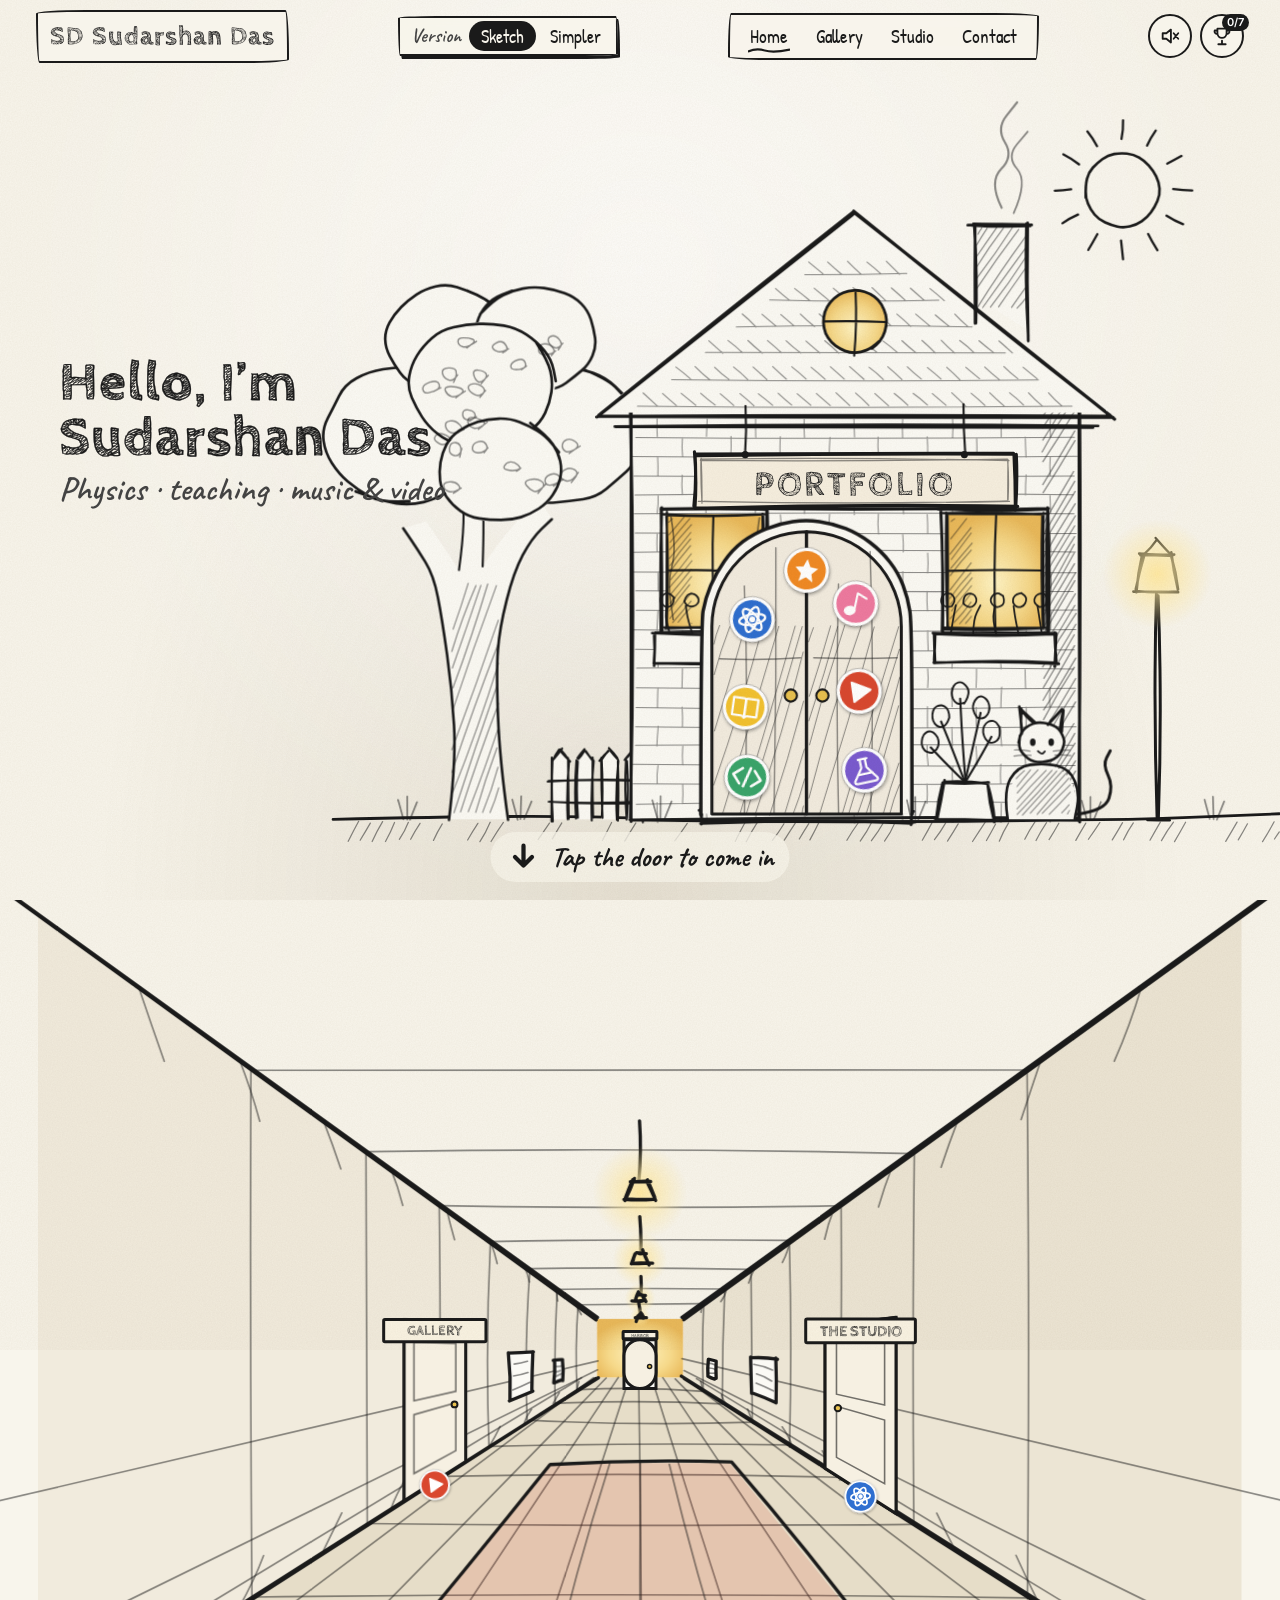
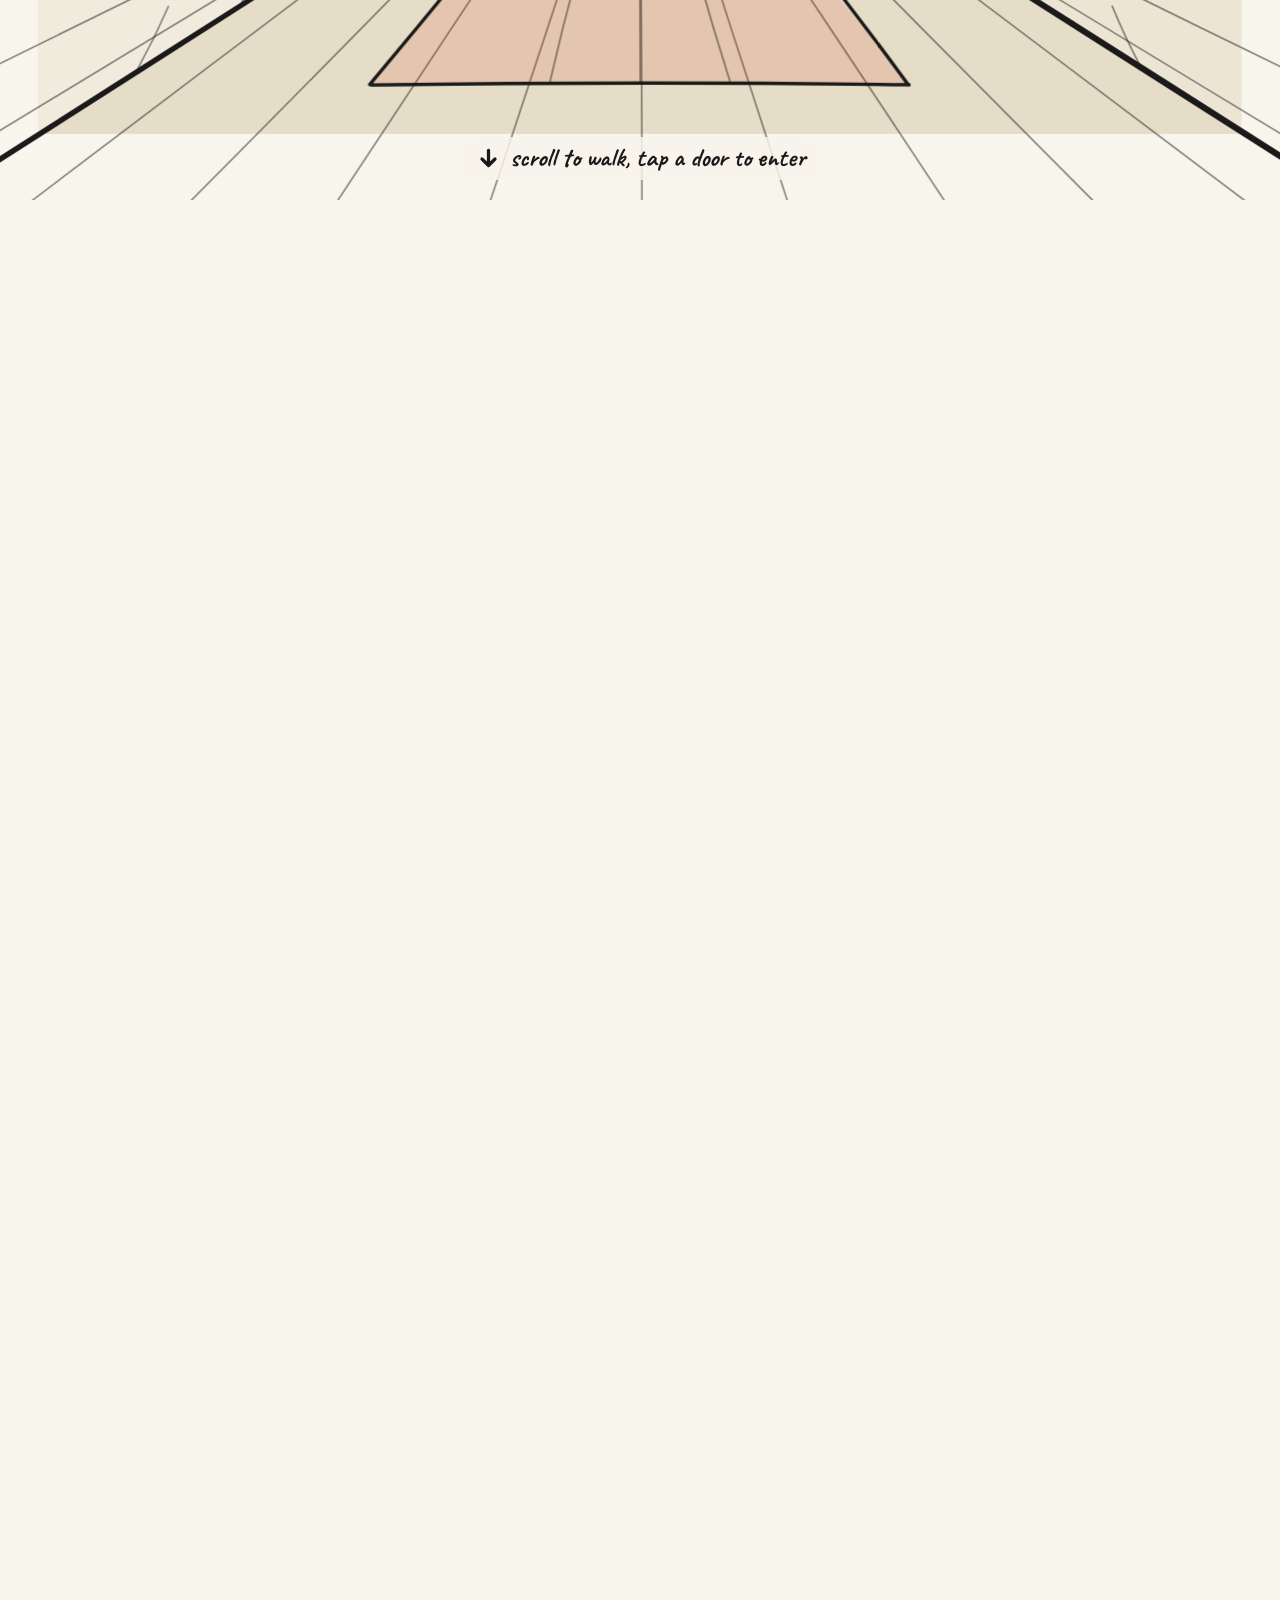
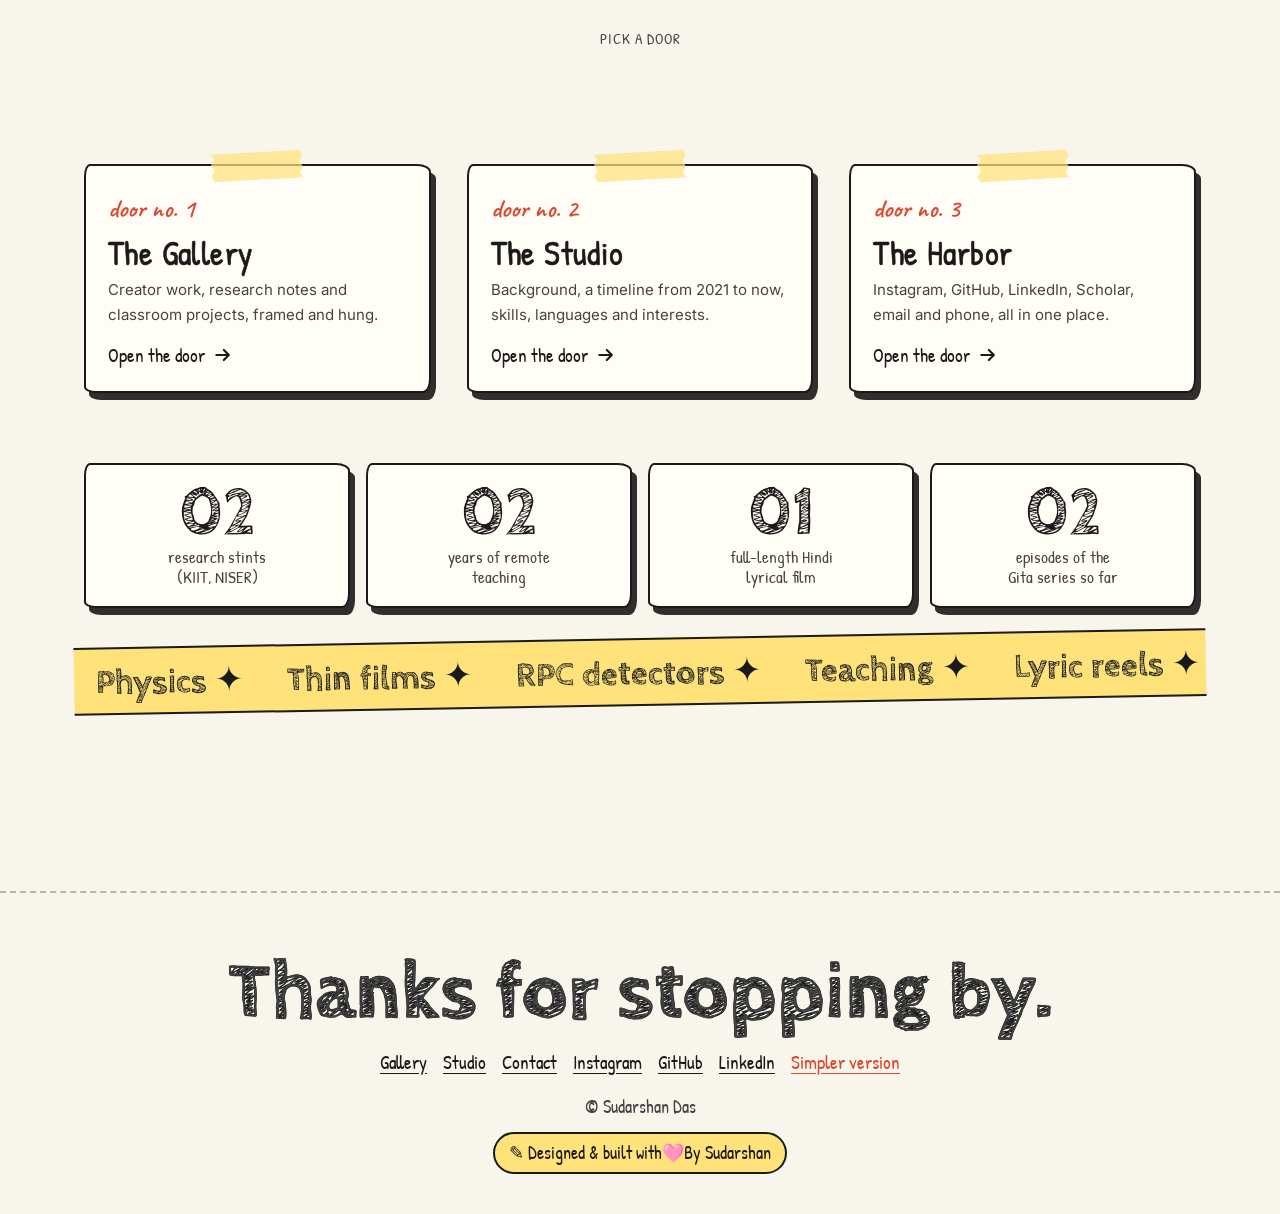
<file: index.html>
<!doctype html>
<html lang="en"><head><meta charset="utf-8"><meta name="viewport" content="width=device-width,initial-scale=1,viewport-fit=cover">
<title>Sudarshan Das | Physics, teaching & creator work</title><script>(function(){var K="sd_version";document.addEventListener("click",function(e){var a=e.target.closest&&e.target.closest(".vswitch a");if(!a)return;try{localStorage.setItem(K,a.getAttribute("data-v"))}catch(_){}e.stopImmediatePropagation()},true)})();try{if(/[?&]v=sketch/.test(location.search))localStorage.setItem("sd_version","sketch");else if(localStorage.getItem("sd_version")==="simple")location.replace('simple/')}catch(e){}</script><meta name="description" content="Sudarshan Das: Physics student and teacher-in-training at the Central University of Kerala, researcher in thin films and radiation detectors, creator of lyric reels, a Bhagavad Gita video series and his own songs."><meta name="theme-color" content="#f8f5ec">
<meta property="og:title" content="Sudarshan Das | Physics, teaching & creator work"><meta property="og:description" content="Sudarshan Das: Physics student and teacher-in-training at the Central University of Kerala, researcher in thin films and radiation detectors, creator of lyric reels, a Bhagavad Gita video series and his own songs."><meta property="og:type" content="website">
<link rel="icon" href="data:image/svg+xml,%3Csvg xmlns='http://www.w3.org/2000/svg' viewBox='0 0 64 64'%3E%3Crect width='64' height='64' rx='14' fill='%23f8f5ec'/%3E%3Ctext x='32' y='43' font-size='30' font-weight='700' text-anchor='middle' font-family='Georgia' fill='%231a1a1a'%3ESD%3C/text%3E%3C/svg%3E">
<link rel="preload" href="assets/fonts/cabin.woff2" as="font" type="font/woff2" crossorigin>
<link rel="stylesheet" href="styles.css"><noscript><style>.pre,.wipe{display:none}.rv,.words span.w>i{opacity:1;transform:none}svg .draw{stroke-dashoffset:0}svg .fillin{opacity:1}.fly{height:auto}.fly-stick{height:auto;position:static}</style></noscript>
</head><body data-page="home">
<a class="skip" href="#main">Skip to content</a>
<svg width=0 height=0 style=position:absolute aria-hidden=true><defs><filter id="shd" x="-30%" y="-30%" width="160%" height="160%"><feDropShadow dx="1" dy="2" stdDeviation="1.6" flood-opacity=".3"/></filter><radialGradient id="glow" cx="50%" cy="60%" r="60%"><stop offset="0" stop-color="#fff4c4"/><stop offset=".6" stop-color="#f6d98a"/><stop offset="1" stop-color="#e9b95a"/></radialGradient><radialGradient id="lamp" cx="50%" cy="50%" r="50%"><stop offset="0" stop-color="#ffe9a0" stop-opacity=".95"/><stop offset="1" stop-color="#ffe9a0" stop-opacity="0"/></radialGradient></defs></svg><div class="progress"></div><div class="cur"></div><div class="cur-dot"></div>
<div class="wipe" id="wipe" aria-hidden="true"><i></i><i></i><i></i><i></i><i></i></div>
<div class="pre" id="pre" aria-hidden="true"><div class="pre-half l"></div><div class="pre-half r"></div><div class="pre-core">
<svg viewBox="0 0 220 90" class="sk-pre"><path class="draw" pathLength="1" d="M10.1 60.3Q40.4 20.5 55.3 43.5Q70.3 66.5 84.9 42.2Q99.4 18.0 115.0 41.1Q130.5 64.2 145.5 42.9Q160.5 21.5 185.2 39.6L210.0 57.7" stroke-width="5" fill="none"/></svg>
<div class="pre-num">00</div><div class="pre-sub">sketching Sudarshan's world&hellip;</div><div class="pre-bar"><i></i></div></div></div><header class="top"><a class="logo" href="index.html" aria-label="Sudarshan Das, home"><b>SD</b><span>Sudarshan Das</span></a>
<div class="vswitch" role="group" aria-label="Choose version"><span class="vlabel" aria-hidden="true">Version</span><a href="index.html" data-v="sketch" title="Sketch (full experience)" class="on" aria-current="true">Sketch</a><a href="simple/" data-v="simple" title="Simpler version">Simpler</a></div>
<nav class="nav" aria-label="Main"><a href="index.html" aria-current="page">Home</a><a href="gallery.html">Gallery</a><a href="about.html">Studio</a><a href="contact.html">Contact</a></nav>
<div class="tools"><button class="tool" id="sound" aria-pressed="false" aria-label="Sound off" title="Sound"><svg viewBox="0 0 24 24"><path d="M4 9v6h4l5 4V5L8 9z"/><path class="wave" d="M16.5 8.5a5 5 0 010 7M19 6a8.5 8.5 0 010 12"/><path class="mute" d="M16 9l5 6M21 9l-5 6"/></svg></button>
<button class="tool" id="ach" aria-expanded="false" aria-label="Stamps collected" title="Stamps"><svg viewBox="0 0 24 24"><path d="M8 21h8M12 17v4M7 4h10v5a5 5 0 01-10 0zM7 6H4a3 3 0 003 4M17 6h3a3 3 0 01-3 4"/></svg><span class="cnt" id="cnt">0/7</span></button></div></header>
<div class="toast" id="toast" role="status" aria-live="polite"><div class="box"><svg viewBox="0 0 24 24"><path d="M5 13l4 4L19 7" fill="none"/></svg></div><div><b>Stamp collected</b><span></span></div></div>
<aside class="panel" id="panel" aria-label="Stamps"><h3>Stamps <button class="x" aria-label="Close">&times;</button></h3><ul></ul></aside>

<main id="main">
<h1 class="sr">Sudarshan Das: Physics student, teacher-in-training and creator</h1>
<section class="stage sk" id="stage" data-auto aria-label="A sketched house. Click the front door to come in.">
<div class="clouds" aria-hidden="true"><svg viewBox="0 0 164 90"><path d="M20 74Q4 74 8 58Q12 44 30 48Q34 24 58 28Q74 8 96 26Q120 14 130 38Q154 36 154 58Q158 74 136 74Z"/></svg><svg viewBox="0 0 164 90"><path d="M20 74Q4 74 8 58Q12 44 30 48Q34 24 58 28Q74 8 96 26Q120 14 130 38Q154 36 154 58Q158 74 136 74Z"/></svg><svg viewBox="0 0 164 90"><path d="M20 74Q4 74 8 58Q12 44 30 48Q34 24 58 28Q74 8 96 26Q120 14 130 38Q154 36 154 58Q158 74 136 74Z"/></svg></div>
<div class="stage-title"><h2 class="hero-h">Hello, I&rsquo;m<br>Sudarshan Das</h2><p>Physics &middot; teaching &middot; music &amp; video</p></div>
<div class="house" id="house"><svg viewBox="-420 40 1460 920" preserveAspectRatio="xMidYMax meet" role="img" aria-label="Pencil sketch of a house with a PORTFOLIO sign, a double door covered in stickers, a tree, a lamp post and a cat"><defs><filter id="shd" x="-30%" y="-30%" width="160%" height="160%"><feDropShadow dx="1" dy="2" stdDeviation="1.6" flood-opacity=".3"/></filter><radialGradient id="glow" cx="50%" cy="60%" r="60%"><stop offset="0" stop-color="#fff4c4"/><stop offset=".6" stop-color="#f6d98a"/><stop offset="1" stop-color="#e9b95a"/></radialGradient><radialGradient id="lamp" cx="50%" cy="50%" r="50%"><stop offset="0" stop-color="#ffe9a0" stop-opacity=".95"/><stop offset="1" stop-color="#ffe9a0" stop-opacity="0"/></radialGradient></defs><path class="draw" pathLength="1" d="M-40.1 868.1Q200.8 861.9 310.4 867.0Q420.0 872.2 519.7 868.1Q619.4 864.0 719.8 867.3Q820.2 870.5 929.8 866.1L1039.3 861.6" stroke-width="3.2" fill="none" style="--d:0.00s" />
<path class="draw soft" pathLength="1" d="M-22.8 893.1Q-16.8 881.0 -10.9 870.2M-9.2 891.9Q-3.4 882.4 2.4 872.3M4.5 893.3Q9.9 881.3 16.4 870.6M19.7 893.3Q25.8 882.4 30.0 871.6M35.5 890.8Q41.9 881.5 45.8 871.4M48.4 890.7Q52.9 882.0 59.1 872.6M74.4 892.1Q78.7 882.5 84.5 873.2M113.4 891.6Q118.6 882.2 125.1 872.5M127.4 893.5Q134.3 882.9 139.1 871.3M140.1 893.3Q147.0 881.8 154.2 871.5M193.9 890.9Q200.6 881.3 206.7 872.3M210.0 890.3Q215.6 880.7 220.8 872.1M267.1 892.1Q272.3 882.2 277.6 871.6M292.6 892.8Q298.6 882.8 305.3 872.1M349.8 892.4Q357.4 882.3 363.9 872.6M418.6 893.2Q423.8 882.4 430.1 871.0M431.2 893.5Q436.6 882.7 443.5 872.1M460.9 892.1Q468.1 883.3 474.2 873.0M474.6 891.7Q480.4 882.6 487.1 872.4M491.7 890.4Q496.6 882.1 502.5 872.9M503.8 891.4Q509.2 881.6 513.9 871.9M546.0 891.9Q551.9 881.7 559.0 871.9M561.2 892.8Q569.0 882.1 574.6 870.7M574.0 892.4Q581.9 882.1 587.6 871.9M588.9 892.8Q596.0 883.3 600.6 872.3M632.0 891.8Q638.5 880.8 643.4 871.2M645.9 891.0Q653.2 881.8 658.7 872.0M660.7 892.8Q667.2 883.0 672.9 873.2M689.3 893.3Q696.6 881.9 703.6 871.4M705.2 892.2Q710.6 882.8 715.6 873.4M719.8 892.9Q724.1 882.4 730.4 872.1M748.9 890.7Q753.9 880.4 760.5 870.8M761.7 892.2Q767.1 881.6 773.7 871.8M776.6 891.1Q782.5 881.8 787.7 872.4M807.1 892.0Q812.1 882.9 818.5 872.3M821.5 890.7Q828.8 880.5 834.6 871.5M848.7 891.5Q854.6 882.0 860.4 871.8M861.6 891.4Q866.3 881.3 872.7 872.1M891.7 891.8Q897.6 881.4 903.5 871.2M904.8 892.3Q910.9 881.2 918.5 871.2M919.7 893.4Q926.2 882.4 932.3 871.3M978.1 893.2Q985.1 881.5 991.0 871.2M992.4 891.4Q998.1 882.0 1002.9 873.1M1020.1 893.4Q1027.0 882.5 1033.3 870.8M1033.7 890.4Q1036.5 886.4 1039.2 882.4" stroke-width="1.4" fill="none" style="--d:0.20s" />
<path class="fillin " d="M92 868C100 800 96 720 84 640C74 590 56 560 40 536L66 528C80 548 92 566 104 584C112 520 100 470 90 430L124 432C128 480 132 520 130 580C150 550 170 524 196 504L210 526C186 548 166 586 150 650C146 700 150 800 160 868Z" fill="#fbfaf5" style="--d:0.10s;--o:1" />
<path class="draw" pathLength="1" d="M92.1 868.6Q100.2 800.4 97.8 760.2Q95.5 720.1 89.9 679.8Q84.3 639.5 79.4 614.5Q74.5 589.6 65.2 574.6Q56.0 559.6 48.0 547.9L40.0 536.1" stroke-width="3" fill="none" style="--d:0.20s" />
<path class="draw" pathLength="1" d="M159.5 868.5Q149.9 800.0 148.0 749.9Q146.1 699.8 147.9 675.0Q149.7 650.2 157.9 618.0Q166.1 585.7 176.2 566.7Q186.3 547.8 197.8 536.7L209.4 525.7" stroke-width="3" fill="none" style="--d:0.25s" />
<path class="draw" pathLength="1" d="M103.5 583.6Q112.3 519.9 106.4 495.1Q100.5 470.3 95.0 450.4L89.5 430.6" stroke-width="2.4" fill="none" style="--d:0.30s" />
<path class="draw" pathLength="1" d="M130.5 579.5Q132.5 519.9 130.2 500.2Q128.0 480.6 125.8 456.3L123.7 432.0" stroke-width="2.4" fill="none" style="--d:0.30s" />
<path class="draw soft" pathLength="1" d="M96.8 651.0Q106.1 625.0 114.0 598.8M95.3 676.5Q106.9 638.2 122.9 601.3M96.0 695.4Q112.5 648.5 128.5 601.1M96.7 717.9Q118.5 659.0 136.3 599.5M96.7 742.5Q120.1 672.1 146.2 601.4M95.4 788.5Q123.4 714.1 148.4 640.8M95.4 814.4Q120.3 739.6 148.6 666.8M96.5 836.9Q125.8 763.3 148.6 690.0M97.8 860.4Q121.6 786.7 147.4 713.8M105.3 859.5Q124.8 798.3 148.7 735.8M114.1 859.2Q133.3 809.8 148.9 762.2M122.6 860.0Q133.0 823.6 146.9 786.3M130.5 860.0Q141.1 834.5 148.0 808.5M138.9 860.2Q144.9 846.5 148.8 832.1" stroke-width="1.3" fill="none" style="--d:0.50s" />
<g class="canopy">
<path class="fillin " d="M-18.5 370.0Q9.1 356.2 25.1 353.5Q41.1 350.9 56.3 354.1Q71.4 357.4 85.6 363.8Q99.8 370.3 109.5 381.0Q119.3 391.6 125.5 404.0Q131.7 416.3 131.3 430.4Q130.9 444.5 124.5 456.7Q118.1 468.8 108.1 479.5Q98.2 490.2 84.6 497.1Q70.9 504.1 55.0 506.3Q39.1 508.4 23.5 506.1Q8.0 503.7 -6.2 497.1Q-20.3 490.4 -31.2 480.0Q-42.1 469.6 -47.6 456.4Q-53.1 443.1 -51.3 429.7Q-49.6 416.3 -44.7 403.2Q-39.9 390.2 -29.2 379.9L-18.4 369.7" fill="#fbfaf5" style="--d:0.30s;--o:1" />
<path class="draw" pathLength="1" d="M46.9 505.0Q15.3 507.2 1.2 499.5Q-12.8 491.8 -23.4 482.7Q-33.9 473.6 -41.6 461.5Q-49.2 449.4 -51.0 436.2Q-52.8 423.0 -46.3 410.5Q-39.8 398.1 -33.4 385.2Q-27.1 372.2 -13.4 364.8Q0.3 357.3 16.9 354.6Q33.6 351.9 49.3 352.3Q65.0 352.8 79.6 359.1Q94.3 365.5 106.0 374.9Q117.6 384.4 123.5 397.6Q129.3 410.8 130.1 423.7Q130.8 436.6 126.7 450.3Q122.6 463.9 113.8 474.5Q104.9 485.0 91.6 493.7Q78.2 502.3 63.0 506.1Q47.8 509.8 31.8 507.5Q15.7 505.1 0.6 499.5L-14.5 493.9" stroke-width="3" fill="none" style="--d:0.35s" />
<path class="fillin " d="M310.5 425.8Q305.4 452.0 298.5 463.7Q291.5 475.5 280.5 484.8Q269.4 494.2 255.0 500.0Q240.6 505.7 225.1 506.0Q209.5 506.2 193.9 502.6Q178.4 499.0 166.8 490.5Q155.2 482.0 146.5 471.2Q137.7 460.3 133.3 447.2Q128.9 434.0 131.4 421.0Q134.0 407.9 141.4 396.2Q148.9 384.5 159.7 375.1Q170.5 365.7 184.7 359.8Q198.9 353.9 214.6 353.7Q230.3 353.5 246.0 357.1Q261.7 360.8 274.3 368.6Q286.8 376.3 294.9 388.1Q303.0 399.9 306.3 412.8L309.5 425.8" fill="#fbfaf5" style="--d:0.42s;--o:1" />
<path class="draw" pathLength="1" d="M242.1 353.3Q271.7 365.2 281.8 374.8Q291.9 384.5 300.4 396.4Q308.8 408.2 310.5 421.4Q312.1 434.5 308.8 447.9Q305.5 461.3 294.2 471.5Q282.8 481.7 271.5 491.2Q260.2 500.7 245.0 502.8Q229.7 505.0 213.4 506.5Q197.1 508.1 183.4 501.2Q169.6 494.4 159.3 485.1Q148.9 475.8 140.0 463.6Q131.1 451.4 129.0 438.5Q126.9 425.6 132.7 412.9Q138.5 400.1 147.2 388.5Q155.9 377.0 168.2 370.4Q180.5 363.9 195.3 357.1Q210.1 350.3 226.2 352.0Q242.3 353.7 256.9 358.9Q271.5 364.2 281.7 374.3L291.9 384.4" stroke-width="3" fill="none" style="--d:0.47s" />
<path class="fillin " d="M36.7 359.1Q25.2 341.0 22.2 331.1Q19.1 321.2 22.0 311.0Q25.0 300.9 30.2 291.8Q35.4 282.6 44.7 275.7Q53.9 268.7 65.5 265.2Q77.1 261.7 89.1 260.9Q101.1 260.1 112.9 263.9Q124.6 267.6 133.9 274.4Q143.1 281.1 149.0 290.0Q154.9 298.9 158.3 309.0Q161.7 319.1 159.4 329.4Q157.1 339.8 150.4 348.5Q143.6 357.2 135.0 364.1Q126.3 371.1 114.9 375.1Q103.6 379.2 91.2 378.9Q78.9 378.7 67.7 375.5Q56.6 372.3 46.6 365.9L36.6 359.6" fill="#fbfaf5" style="--d:0.54s;--o:1" />
<path class="draw" pathLength="1" d="M113.6 265.2Q135.3 273.5 142.1 282.6Q149.0 291.7 152.5 300.5Q156.1 309.4 156.8 320.1Q157.5 330.7 154.8 340.4Q152.2 350.0 143.5 357.5Q134.8 365.0 124.7 371.3Q114.7 377.7 103.0 379.7Q91.2 381.6 78.8 378.8Q66.3 376.0 54.7 372.0Q43.1 368.0 36.4 358.6Q29.7 349.3 24.7 339.8Q19.6 330.4 19.4 320.4Q19.2 310.5 24.5 301.0Q29.9 291.6 37.8 283.5Q45.7 275.5 55.1 269.3Q64.4 263.1 77.0 260.1Q89.6 257.1 101.3 261.0Q113.1 264.8 123.4 269.5Q133.7 274.2 143.1 281.6L152.5 289.0" stroke-width="3" fill="none" style="--d:0.59s" />
<path class="fillin " d="M152.7 268.5Q176.2 262.3 188.1 261.7Q200.1 261.1 211.9 263.8Q223.7 266.6 232.8 273.4Q241.9 280.3 248.2 289.3Q254.5 298.3 256.7 308.3Q259.0 318.4 257.5 328.5Q256.0 338.5 250.5 347.8Q245.1 357.0 235.8 363.7Q226.4 370.3 215.6 374.3Q204.8 378.4 192.4 378.6Q180.1 378.8 168.5 375.8Q157.0 372.9 147.2 366.6Q137.3 360.4 130.7 351.6Q124.0 342.9 122.2 332.2Q120.4 321.5 121.4 311.3Q122.3 301.1 128.2 291.9Q134.1 282.7 143.6 275.9L153.0 269.0" fill="#fbfaf5" style="--d:0.66s;--o:1" />
<path class="draw" pathLength="1" d="M127.7 291.6Q143.2 275.3 153.9 270.1Q164.5 264.8 176.4 262.6Q188.3 260.3 200.5 262.0Q212.7 263.6 224.0 267.9Q235.4 272.1 243.1 279.9Q250.8 287.7 254.0 297.9Q257.2 308.1 258.7 318.4Q260.2 328.7 255.8 339.1Q251.4 349.6 243.1 356.4Q234.9 363.3 225.7 370.2Q216.6 377.2 204.0 377.5Q191.3 377.8 180.0 376.3Q168.7 374.8 157.5 371.3Q146.3 367.7 138.7 359.3Q131.0 350.9 126.7 341.5Q122.4 332.1 122.0 321.4Q121.6 310.7 124.5 300.5Q127.4 290.3 134.7 281.9Q142.1 273.6 153.2 269.3L164.3 265.0" stroke-width="3" fill="none" style="--d:0.71s" />
<path class="fillin " d="M134.9 443.1Q106.1 440.0 93.1 434.2Q80.2 428.3 70.3 419.4Q60.4 410.6 53.7 399.7Q47.0 388.7 46.7 376.2Q46.4 363.7 50.9 351.5Q55.4 339.4 63.9 329.6Q72.4 319.9 84.7 313.2Q97.1 306.5 111.2 303.4Q125.3 300.3 140.3 301.3Q155.3 302.4 167.8 308.6Q180.2 314.7 190.8 323.5Q201.3 332.3 206.1 344.0Q210.8 355.8 212.5 368.4Q214.2 380.9 209.6 392.5Q204.9 404.1 196.8 415.0Q188.7 425.8 176.3 432.2Q163.9 438.5 149.1 440.9L134.4 443.3" fill="#fbfaf5" style="--d:0.78s;--o:1" />
<path class="draw" pathLength="1" d="M191.7 324.4Q205.0 345.0 207.8 357.1Q210.6 369.2 208.9 380.9Q207.2 392.6 201.8 404.4Q196.3 416.1 185.6 423.9Q174.9 431.7 161.1 435.7Q147.2 439.8 132.9 441.9Q118.6 444.0 104.0 440.5Q89.5 436.9 78.7 428.0Q67.8 419.1 61.3 408.9Q54.8 398.7 49.6 386.8Q44.5 374.8 46.8 362.2Q49.1 349.6 55.6 339.0Q62.2 328.4 72.5 319.2Q82.7 309.9 97.4 306.7Q112.0 303.4 126.3 302.9Q140.5 302.4 154.7 304.8Q168.8 307.3 180.5 315.1Q192.2 322.9 200.6 333.1Q209.0 343.2 211.5 355.7L213.9 368.2" stroke-width="3" fill="none" style="--d:0.83s" />
<path class="fillin " d="M88.8 440.6Q105.3 425.3 115.6 419.9Q125.9 414.6 137.8 412.5Q149.6 410.4 161.4 412.0Q173.2 413.7 184.1 419.0Q194.9 424.3 202.6 432.1Q210.3 439.8 214.8 449.7Q219.2 459.7 219.2 470.0Q219.1 480.4 215.5 490.2Q211.9 500.0 203.7 507.6Q195.4 515.3 185.3 521.0Q175.2 526.7 162.6 528.6Q150.0 530.5 138.0 528.5Q126.1 526.4 114.9 521.6Q103.8 516.7 96.8 508.3Q89.8 499.8 85.7 490.2Q81.7 480.5 81.3 470.3Q80.8 460.2 84.6 450.2L88.4 440.2" fill="#fbfaf5" style="--d:0.90s;--o:1" />
<path class="draw" pathLength="1" d="M184.8 415.9Q204.0 430.3 210.4 439.8Q216.7 449.3 218.9 459.2Q221.1 469.2 218.8 479.2Q216.4 489.2 210.3 498.1Q204.2 507.1 194.6 513.5Q185.0 519.9 174.0 523.3Q163.1 526.6 150.8 526.5Q138.5 526.5 126.5 524.7Q114.6 523.0 105.1 516.2Q95.7 509.4 89.4 500.3Q83.1 491.1 81.9 481.3Q80.7 471.6 82.4 460.8Q84.2 450.1 89.1 440.7Q93.9 431.3 103.8 424.7Q113.6 418.1 125.0 414.6Q136.3 411.1 149.1 410.9Q161.9 410.6 172.5 414.9Q183.2 419.1 192.6 424.7Q201.9 430.3 209.7 439.8L217.5 449.2" stroke-width="3" fill="none" style="--d:0.95s" />
<path class="draw soft" pathLength="1" d="M95.1 433.8Q87.6 443.1 81.1 439.4Q74.7 435.7 75.6 432.6Q76.5 429.5 79.7 428.3Q82.9 427.1 89.1 430.1Q95.2 433.1 91.5 438.2L87.9 443.3" stroke-width="1.6" fill="none" style="--d:0.90s" />
<path class="draw soft" pathLength="1" d="M202.3 485.8Q193.4 495.8 188.6 493.6Q183.8 491.4 180.3 486.9Q176.7 482.4 184.3 480.5Q191.9 478.6 197.2 482.1Q202.4 485.5 197.9 490.8L193.5 496.1" stroke-width="1.6" fill="none" style="--d:0.93s" />
<path class="draw soft" pathLength="1" d="M123.5 322.8Q112.9 330.4 107.8 329.0Q102.8 327.6 102.4 323.2Q101.9 318.9 108.4 318.8Q114.9 318.7 119.0 320.4Q123.2 322.2 117.8 326.2L112.4 330.3" stroke-width="1.6" fill="none" style="--d:0.96s" />
<path class="draw soft" pathLength="1" d="M82.7 375.6Q75.3 380.2 69.1 381.3Q62.9 382.5 62.2 377.4Q61.6 372.4 70.3 369.4Q79.0 366.5 80.6 371.3Q82.2 376.1 78.4 378.0L74.6 380.0" stroke-width="1.6" fill="none" style="--d:0.99s" />
<path class="draw soft" pathLength="1" d="M110.7 379.5Q99.7 387.4 94.8 385.6Q90.0 383.9 88.0 379.3Q86.0 374.8 93.0 374.3Q100.0 373.9 105.4 376.3Q110.8 378.8 105.4 382.9L99.9 387.1" stroke-width="1.6" fill="none" style="--d:1.02s" />
<path class="draw soft" pathLength="1" d="M123.4 408.6Q115.2 413.5 111.3 411.7Q107.3 409.9 107.7 405.1Q108.0 400.3 113.8 401.0Q119.7 401.7 121.4 405.1Q123.1 408.6 119.3 411.2L115.4 413.9" stroke-width="1.6" fill="none" style="--d:1.05s" />
<path class="draw soft" pathLength="1" d="M109.3 423.1Q98.5 428.8 93.8 426.6Q89.1 424.3 88.1 419.4Q87.2 414.4 93.4 413.5Q99.5 412.5 104.5 418.1Q109.5 423.6 103.9 426.1L98.4 428.7" stroke-width="1.6" fill="none" style="--d:1.08s" />
<path class="draw soft" pathLength="1" d="M241.7 442.2Q229.3 450.6 225.1 448.2Q220.9 445.7 221.3 441.3Q221.6 436.9 226.4 434.9Q231.1 433.0 236.5 437.4Q241.9 441.8 235.4 446.2L229.0 450.7" stroke-width="1.6" fill="none" style="--d:1.11s" />
<path class="draw soft" pathLength="1" d="M101.9 361.1Q96.6 369.3 91.0 366.6Q85.4 363.9 84.5 358.7Q83.7 353.6 91.3 353.1Q98.9 352.6 100.1 356.7Q101.2 360.7 99.3 365.1L97.3 369.5" stroke-width="1.6" fill="none" style="--d:1.14s" />
<path class="draw soft" pathLength="1" d="M221.9 324.9Q216.3 332.6 210.9 329.2Q205.5 325.7 205.2 321.9Q205.0 318.0 209.2 316.7Q213.5 315.4 217.6 320.3Q221.7 325.2 219.2 328.8L216.7 332.4" stroke-width="1.6" fill="none" style="--d:1.17s" />
<path class="draw soft" pathLength="1" d="M106.1 490.1Q97.6 495.4 92.2 494.1Q86.8 492.8 86.0 488.3Q85.3 483.9 92.1 483.1Q98.8 482.3 102.6 486.3Q106.5 490.3 101.8 493.1L97.1 496.0" stroke-width="1.6" fill="none" style="--d:1.20s" />
<path class="draw soft" pathLength="1" d="M136.5 444.2Q131.3 450.5 124.6 449.8Q117.8 449.0 118.8 443.8Q119.7 438.6 125.6 437.2Q131.4 435.8 134.1 439.9Q136.8 443.9 134.4 446.8L132.1 449.8" stroke-width="1.6" fill="none" style="--d:1.23s" />
<path class="draw soft" pathLength="1" d="M133.9 378.8Q127.5 387.0 121.2 383.4Q114.9 379.9 114.1 376.2Q113.4 372.6 118.9 371.3Q124.5 370.0 129.5 374.1Q134.6 378.2 130.9 382.3L127.3 386.5" stroke-width="1.6" fill="none" style="--d:1.26s" />
<path class="draw soft" pathLength="1" d="M180.5 350.9Q175.2 355.2 168.5 355.0Q161.9 354.8 162.6 350.6Q163.3 346.4 169.9 344.1Q176.6 341.8 178.6 346.2Q180.7 350.7 177.7 352.9L174.7 355.0" stroke-width="1.6" fill="none" style="--d:1.29s" />
<path class="draw soft" pathLength="1" d="M160.1 331.1Q152.9 335.6 148.2 334.5Q143.5 333.5 141.9 330.4Q140.2 327.4 146.5 324.2Q152.8 321.1 156.4 326.4Q160.1 331.7 156.7 333.7L153.4 335.8" stroke-width="1.6" fill="none" style="--d:1.32s" />
<path class="draw soft" pathLength="1" d="M173.9 467.4Q169.5 470.8 161.2 469.9Q152.8 468.9 155.2 464.9Q157.6 460.8 162.0 460.3Q166.4 459.8 170.5 463.6Q174.7 467.4 171.9 469.1L169.1 470.8" stroke-width="1.6" fill="none" style="--d:1.35s" />
<path class="draw soft" pathLength="1" d="M221.8 480.6Q211.4 487.4 206.5 486.8Q201.6 486.2 201.6 481.6Q201.7 477.0 207.6 474.7Q213.6 472.5 217.6 476.5Q221.5 480.6 216.4 484.2L211.3 487.8" stroke-width="1.6" fill="none" style="--d:1.38s" />
<path class="draw soft" pathLength="1" d="M106.7 445.0Q104.5 454.4 98.2 453.0Q92.0 451.7 92.5 445.2Q93.1 438.7 97.8 438.3Q102.5 437.8 104.6 441.5Q106.7 445.1 105.5 450.0L104.3 454.9" stroke-width="1.6" fill="none" style="--d:1.41s" />
<path class="draw soft" pathLength="1" d="M136.9 361.6Q128.8 371.1 125.1 368.7Q121.4 366.3 120.2 360.6Q118.9 355.0 125.3 355.6Q131.8 356.2 134.0 359.2Q136.2 362.3 132.4 366.8L128.6 371.3" stroke-width="1.6" fill="none" style="--d:1.44s" />
<path class="draw soft" pathLength="1" d="M239.6 472.3Q232.0 483.9 225.5 481.8Q219.0 479.6 219.4 475.5Q219.8 471.4 225.0 468.8Q230.3 466.1 235.3 469.2Q240.4 472.4 236.0 478.1L231.6 483.7" stroke-width="1.6" fill="none" style="--d:1.47s" />
<path class="draw soft" pathLength="1" d="M213.7 333.6Q208.9 338.2 201.1 337.9Q193.3 337.6 194.4 331.7Q195.5 325.7 201.2 325.6Q206.9 325.5 210.1 329.7Q213.4 333.8 211.1 336.4L208.8 338.9" stroke-width="1.6" fill="none" style="--d:1.50s" />
<path class="draw soft" pathLength="1" d="M135.8 414.8Q126.2 423.2 120.3 421.6Q114.3 420.0 113.6 414.8Q112.9 409.7 117.6 409.5Q122.2 409.3 128.7 412.3Q135.2 415.2 130.4 419.2L125.6 423.1" stroke-width="1.6" fill="none" style="--d:1.53s" />
</g>
<path class="fillin " d="M210 868V800L219 788L228 800V868Z" fill="#fbfaf5" style="--d:1.00s;--o:1" />
<path class="draw" pathLength="1" d="M210.5 870.3Q208.5 836.3 210.1 802.4M209.0 870.3Q209.3 833.9 209.3 797.4M211.6 799.2Q216.0 794.1 221.1 787.2M210.1 801.6Q212.7 795.1 217.6 788.4M219.2 788.2Q223.8 792.9 227.2 798.4M218.1 788.9Q224.1 795.9 230.3 802.1M229.1 800.5Q225.9 834.2 227.4 867.8M227.9 797.9Q228.2 832.7 228.6 867.6" stroke-width="2.4" fill="none" style="--d:1.00s" />
<path class="fillin " d="M238 868V800L247 788L256 800V868Z" fill="#fbfaf5" style="--d:1.00s;--o:1" />
<path class="draw" pathLength="1" d="M239.2 866.1Q236.9 834.0 239.1 802.0M237.0 866.9Q234.9 833.7 237.5 800.6M239.7 799.2Q243.5 795.2 245.8 791.2M238.7 798.0Q241.9 793.3 246.7 787.9M246.2 788.4Q251.0 794.1 256.1 801.2M248.2 790.1Q251.4 795.9 256.6 800.4M256.0 797.6Q255.6 831.5 256.5 865.4M257.2 801.3Q253.7 835.2 255.0 869.1" stroke-width="2.4" fill="none" style="--d:1.05s" />
<path class="fillin " d="M266 868V800L275 788L284 800V868Z" fill="#fbfaf5" style="--d:1.00s;--o:1" />
<path class="draw" pathLength="1" d="M266.5 865.2Q268.0 832.0 266.2 798.7M267.2 866.3Q265.7 832.0 265.8 797.8M265.2 801.4Q269.4 795.0 273.7 789.6M263.7 801.2Q268.3 795.2 273.8 790.3M274.5 786.6Q280.0 791.9 284.1 798.0M276.1 789.6Q279.8 794.3 284.9 800.0M285.3 801.4Q281.8 835.0 283.6 868.6M284.7 801.8Q285.9 835.6 284.8 869.4" stroke-width="2.4" fill="none" style="--d:1.10s" />
<path class="fillin " d="M294 868V800L303 788L312 800V868Z" fill="#fbfaf5" style="--d:1.00s;--o:1" />
<path class="draw" pathLength="1" d="M294.8 868.2Q292.1 834.0 294.0 799.8M295.0 867.1Q297.3 834.2 295.1 801.4M292.4 800.1Q299.3 794.3 305.1 786.9M293.2 799.2Q297.6 793.1 303.7 787.5M303.8 789.2Q307.4 794.7 311.4 799.2M301.8 787.2Q306.5 795.2 312.5 801.7M311.6 800.2Q309.0 833.4 311.5 866.7M311.9 798.6Q315.1 834.9 313.2 871.3" stroke-width="2.4" fill="none" style="--d:1.15s" />
<path class="draw" pathLength="1" d="M205.7 824.1Q259.8 822.2 313.9 824.3M204.6 824.9Q259.9 821.1 315.2 823.7" stroke-width="2.2" fill="none" style="--d:1.20s" />
<path class="draw" pathLength="1" d="M207.1 847.9Q262.1 850.4 317.0 847.5M205.6 847.9Q260.3 851.5 315.1 849.1" stroke-width="2.2" fill="none" style="--d:1.25s" />
<path class="fillin " d="M300 396H810V868H300Z" fill="#fbfaf5" style="--d:0.40s;--o:1" />
<path class="draw soft brick" pathLength="1" d="M302.0 410.0Q555.2 412.0 808.4 409.6M329.5 411.0Q329.1 421.2 329.7 431.4M386.7 410.0Q386.2 420.6 385.8 431.2M441.9 409.3Q441.6 420.7 442.0 432.1M497.3 410.7Q496.7 421.6 497.6 432.5M553.9 409.7Q554.3 420.8 554.7 432.0M609.7 409.2Q608.9 420.9 609.5 432.5M666.5 409.9Q667.3 421.3 666.5 432.7M722.7 409.4Q721.6 420.5 722.0 431.5M778.2 408.9Q777.1 420.3 778.3 431.8M305.1 432.5Q555.4 434.6 805.6 432.2M358.4 432.9Q357.4 443.7 358.6 454.5M413.8 431.2Q414.3 442.8 413.5 454.4M470.0 431.4Q469.5 442.6 469.6 453.7M526.7 432.2Q525.9 443.4 525.7 454.6M581.6 431.8Q580.9 442.4 582.0 453.1M637.6 431.5Q638.3 442.7 638.1 453.8M694.0 433.2Q694.4 443.4 694.2 453.7M749.4 431.9Q749.7 443.4 750.3 454.9M301.8 454.1Q555.2 456.7 808.5 454.0M330.1 454.1Q330.7 465.0 330.4 476.0M385.9 453.7Q384.5 465.0 385.4 476.2M441.6 454.8Q442.0 464.9 441.9 475.0M498.2 454.0Q497.7 464.6 498.2 475.2M553.2 453.8Q554.5 464.8 553.8 475.9M610.1 453.4Q610.9 464.4 610.8 475.4M665.9 453.5Q665.5 464.5 666.6 475.6M721.9 454.0Q722.0 465.0 721.7 476.1M778.0 454.3Q777.0 465.0 777.9 475.8M303.2 476.4Q554.2 477.9 805.2 476.4M358.2 475.4Q357.1 486.7 358.4 498.0M413.9 476.2Q414.4 487.0 413.6 497.7M470.7 474.8Q469.6 486.5 470.1 498.2M526.4 476.3Q525.8 487.1 526.1 497.8M581.4 476.4Q580.5 487.6 581.7 498.8M638.0 475.4Q637.7 487.0 638.2 498.7M693.4 475.9Q692.5 486.9 693.9 498.0M750.4 474.9Q749.6 486.5 749.7 498.2M304.2 498.1Q554.2 494.5 804.2 497.8M330.7 497.8Q331.1 508.8 329.5 519.8M386.0 498.1Q384.7 509.2 385.2 520.3M441.7 498.4Q442.1 509.3 441.5 520.2M498.2 498.5Q497.6 509.0 497.6 519.6M553.9 497.4Q553.8 509.0 554.5 520.5M609.5 498.8Q610.4 509.3 610.6 519.8M666.3 497.1Q666.2 508.3 666.5 519.6M722.8 498.6Q723.7 508.9 722.6 519.2M777.6 498.1Q778.1 508.7 778.3 519.4M303.5 519.5Q554.3 517.7 805.0 519.6M357.4 520.5Q358.1 531.1 358.0 541.8M414.3 520.1Q414.4 531.0 414.0 542.0M470.1 520.5Q471.5 531.0 470.6 541.6M526.2 520.1Q525.0 531.5 525.5 542.9M581.9 519.6Q580.8 531.2 582.1 542.9M637.6 520.4Q638.3 531.0 638.1 541.6M693.3 520.8Q693.5 531.4 693.2 541.9M750.7 520.3Q750.4 531.2 750.4 542.2M304.5 541.5Q556.0 542.5 807.5 542.1M329.6 542.1Q328.9 552.5 329.5 562.8M385.4 541.8Q384.9 553.2 385.6 564.6M442.5 541.9Q442.8 552.3 441.5 562.8M497.6 542.1Q497.3 553.1 497.5 564.0M553.8 543.0Q554.5 553.7 553.6 564.4M609.6 542.2Q610.7 552.6 610.3 563.0M666.3 543.0Q666.6 553.8 666.3 564.5M722.0 541.8Q723.2 552.3 722.0 562.8M777.4 542.3Q778.0 552.8 778.7 563.3M302.5 563.4Q554.6 558.8 806.7 563.2M358.6 564.5Q357.9 575.4 358.4 586.4M413.5 562.9Q413.6 574.6 413.2 586.3M470.2 565.1Q470.2 575.4 469.3 585.7M526.2 563.9Q526.2 574.8 525.5 585.8M581.8 563.9Q582.3 575.0 581.3 586.2M638.1 564.3Q639.0 575.7 638.1 587.1M694.3 564.4Q694.3 575.0 693.3 585.5M750.7 563.2Q749.6 575.0 749.8 586.8M302.7 585.8Q554.9 587.0 807.2 586.8M330.5 585.9Q330.9 596.9 330.7 607.9M385.3 586.6Q385.2 597.3 385.6 608.0M442.8 585.7Q443.1 597.2 441.8 608.7M497.7 585.5Q497.9 596.4 497.2 607.3M553.3 585.9Q552.9 597.0 553.6 608.1M609.7 585.4Q609.8 596.9 609.7 608.3M666.7 585.9Q667.6 596.8 666.2 607.7M722.1 586.6Q723.4 597.1 722.7 607.5M778.3 586.1Q779.4 597.1 778.6 608.1M305.1 607.4Q554.6 608.7 804.1 608.1M357.4 607.9Q357.7 619.2 358.4 630.5M414.8 607.3Q414.7 618.8 414.4 630.4M470.2 608.0Q471.0 618.5 470.0 629.1M526.5 607.5Q525.4 619.0 525.9 630.5M581.8 607.5Q582.9 619.2 581.8 630.8M637.4 607.9Q637.0 619.1 637.9 630.3M694.6 607.7Q694.0 619.1 693.2 630.5M750.4 607.7Q750.5 618.8 750.3 629.9M305.5 629.4Q556.9 630.8 808.2 629.3M330.5 629.6Q329.9 641.1 329.3 652.6M386.2 628.9Q386.2 640.7 386.7 652.4M442.5 629.0Q442.1 640.4 442.0 651.8M498.1 629.3Q497.1 640.7 497.5 652.1M554.4 630.0Q554.7 640.8 553.4 651.5M609.8 629.8Q609.4 641.3 609.5 652.9M666.2 630.2Q665.0 641.5 666.2 652.7M721.9 629.6Q722.4 640.6 722.2 651.6M778.5 629.5Q778.8 640.6 778.2 651.8M302.5 651.8Q554.7 655.4 807.0 651.4M358.4 652.0Q358.6 662.7 358.6 673.5M413.6 652.6Q412.7 663.4 413.2 674.1M469.3 652.8Q469.9 662.8 470.2 672.8M525.9 651.9Q525.3 662.6 526.8 673.3M582.5 651.3Q583.3 662.1 582.1 673.0M638.1 653.0Q638.1 663.9 638.7 674.9M693.5 651.8Q693.1 663.0 693.9 674.2M750.5 651.3Q750.8 662.4 749.4 673.6M304.7 674.1Q555.0 677.7 805.4 674.5M330.1 673.0Q330.9 683.9 330.6 694.8M385.9 673.9Q386.3 685.0 385.5 696.1M441.5 674.4Q440.6 684.6 442.1 694.8M498.5 674.9Q497.2 685.5 497.5 696.1M553.5 673.9Q554.1 685.1 554.6 696.3M610.2 674.5Q610.4 685.1 610.4 695.6M666.3 674.5Q666.9 685.3 665.7 696.1M721.3 673.4Q720.7 685.0 721.9 696.6M777.7 673.6Q778.2 685.0 778.1 696.4M306.1 695.5Q555.3 693.0 804.5 696.5M358.4 695.9Q358.2 707.0 357.9 718.0M414.7 696.4Q415.5 707.7 414.7 719.0M469.4 696.0Q469.2 707.4 469.9 718.8M526.0 694.9Q526.0 706.5 525.7 718.0M581.3 695.5Q582.5 706.8 582.4 718.1M638.1 696.3Q639.3 706.9 638.1 717.6M693.8 695.8Q694.0 706.7 693.3 717.7M749.2 697.1Q749.4 707.5 749.8 717.9M305.7 718.0Q556.3 721.1 806.9 718.5M330.4 717.9Q330.0 729.2 329.9 740.4M385.3 718.1Q384.7 729.3 386.2 740.5M442.7 717.5Q441.8 728.4 442.1 739.3M498.6 717.0Q497.1 728.6 497.6 740.2M554.3 718.6Q553.7 729.4 553.3 740.3M609.4 718.6Q610.2 728.9 610.7 739.2M665.7 717.7Q665.6 728.6 666.0 739.5M722.5 717.1Q721.7 728.7 721.6 740.3M777.7 717.4Q776.9 728.7 777.3 740.0M305.4 740.5Q555.5 744.6 805.7 739.6M358.0 739.9Q358.8 751.1 358.4 762.2M414.2 739.3Q415.2 750.3 414.8 761.4M470.5 740.1Q471.6 751.3 470.5 762.5M525.3 739.0Q524.8 750.6 526.4 762.3M582.3 740.4Q583.1 751.4 581.8 762.4M637.9 739.3Q637.8 750.9 637.9 762.6M693.6 740.1Q693.1 750.9 693.6 761.8M750.6 740.0Q750.8 750.9 750.4 761.7M304.9 762.3Q556.2 765.3 807.4 762.3M330.8 761.5Q329.7 773.0 329.2 784.5M385.2 762.4Q385.5 773.5 386.2 784.6M441.9 762.4Q442.3 773.0 441.8 783.7M497.6 761.8Q497.8 772.7 497.4 783.6M554.5 761.6Q554.5 772.5 554.8 783.4M610.6 762.2Q610.9 773.0 610.0 783.8M665.7 762.9Q665.8 773.6 666.4 784.2M721.4 762.2Q721.3 773.2 722.5 784.3M778.2 761.3Q779.0 772.7 778.7 784.1M304.8 783.6Q554.3 781.8 803.8 783.6M358.8 784.5Q357.9 795.2 358.7 806.0M413.4 784.6Q413.3 795.3 413.4 805.9M470.6 784.2Q471.5 794.8 470.0 805.5M526.7 784.7Q525.5 795.6 525.4 806.4M581.9 783.8Q580.8 794.8 581.6 805.7M637.5 782.9Q636.9 794.6 638.7 806.3M693.3 784.6Q694.2 795.5 694.2 806.4M749.2 784.3Q748.4 794.9 749.9 805.4M302.0 805.2Q554.2 807.9 806.3 806.7M330.5 806.6Q328.9 817.1 329.6 827.6M385.3 805.4Q386.5 816.4 386.7 827.3M441.3 805.4Q441.1 816.6 441.5 827.7M497.3 806.3Q497.1 817.0 498.5 827.7M553.2 806.2Q552.5 817.4 554.1 828.6M610.0 805.9Q609.5 816.5 610.1 827.0M666.7 807.0Q665.5 817.2 666.6 827.4M721.5 805.0Q720.7 816.4 721.4 827.8M778.2 805.4Q777.5 816.6 777.4 827.8M302.3 827.4Q553.4 829.0 804.5 827.2M358.7 828.2Q359.3 839.4 358.5 850.5M414.0 829.2Q412.9 839.7 413.7 850.2M470.7 827.4Q470.0 838.5 470.2 849.7M526.1 827.3Q526.2 838.1 525.9 849.0M581.9 827.7Q581.4 839.2 581.3 850.8M637.3 827.7Q638.2 838.8 637.3 849.8M694.1 827.3Q693.7 839.1 693.6 850.9M749.5 827.8Q749.8 839.0 750.6 850.3M305.7 850.8Q555.7 845.5 805.7 849.5M329.4 848.9Q329.5 860.4 330.1 872.0M386.2 849.4Q385.4 860.4 386.4 871.4M442.7 849.7Q442.6 860.9 441.6 872.1M497.6 849.8Q497.4 860.7 498.4 871.5M554.5 850.7Q553.6 861.6 554.8 872.6M609.8 850.0Q608.8 861.0 609.6 872.1M665.8 850.2Q666.1 860.9 666.6 871.6M722.1 850.0Q722.0 860.8 721.6 871.6M778.1 849.6Q777.3 860.4 777.9 871.3" stroke-width="1.15" fill="none" style="--d:0.90s" />
<path class="draw" pathLength="1" d="M300.7 395.0Q554.0 397.1 807.3 396.1M299.3 396.4Q554.7 392.9 810.1 395.9M811.5 395.0Q813.2 632.2 810.2 869.4M810.7 395.4Q811.1 633.2 811.5 871.0M809.4 866.5Q555.2 864.4 301.0 868.7M809.9 868.4Q554.3 873.1 298.7 868.5M299.8 870.6Q300.0 632.1 299.9 393.7M299.0 866.7Q304.5 630.2 298.9 393.7" stroke-width="3.4" fill="none" style="--d:0.40s" />
<path class="draw soft" pathLength="1" d="M770.1 407.7Q772.1 404.4 774.3 400.3M769.2 421.5Q776.6 410.3 783.2 399.8M769.4 435.4Q780.3 418.7 790.8 400.2M768.6 449.0Q781.9 424.4 797.6 399.9M769.5 460.0Q788.1 432.2 805.5 402.7M769.4 486.2Q787.6 456.3 805.9 425.0M769.8 495.4Q788.7 465.9 806.1 436.0M770.6 529.9Q787.8 499.8 804.6 471.2M770.4 542.7Q788.3 513.0 805.9 482.3M769.5 554.0Q788.1 523.5 806.3 494.0M769.6 570.1Q786.5 539.5 806.4 508.0M769.9 582.3Q788.2 552.0 806.6 521.8M769.7 592.5Q787.4 563.5 805.8 533.2M769.6 605.5Q786.2 575.8 805.7 545.5M771.2 614.7Q789.2 584.8 805.2 554.2M771.0 623.6Q789.3 594.2 805.2 564.2M770.5 635.0Q788.3 606.0 805.6 576.4M770.9 647.5Q789.2 616.4 806.9 586.5M770.4 656.2Q787.4 626.5 806.0 595.7M770.1 670.0Q789.5 640.9 806.5 610.7M769.7 684.6Q787.9 654.0 806.0 623.9M769.3 694.1Q787.4 662.4 807.4 633.1M770.6 707.2Q788.9 675.3 807.1 645.5M770.0 717.8Q788.0 687.8 805.3 657.4M769.7 732.2Q787.8 701.3 805.6 669.9M770.4 743.2Q790.2 713.8 807.0 684.1M770.2 754.3Q785.8 724.5 805.4 694.5M769.9 768.2Q789.8 737.2 806.9 707.4M769.6 781.0Q787.3 750.2 806.0 721.1M770.1 793.4Q789.3 764.5 806.8 734.0M770.1 817.5Q785.7 787.9 804.9 758.7M770.2 829.3Q789.9 799.5 805.9 770.0M769.0 840.9Q785.9 810.7 806.2 781.2M769.0 852.3Q786.0 821.7 805.5 792.2M769.3 861.8Q786.5 831.5 806.7 801.3M774.1 865.1Q791.6 838.1 806.7 813.0M782.4 866.3Q795.3 846.0 806.6 825.4M788.3 865.3Q797.7 850.4 805.5 835.5M794.2 865.0Q800.7 856.2 804.9 846.2" stroke-width="1.4" fill="none" style="--d:1.30s" />
<path class="fillin " d="M262 404L555 180L848 404Z" fill="#fbfaf5" style="--d:0.70s;--o:1" />
<path class="draw" pathLength="1" d="M260.9 409.1Q405.7 295.0 552.8 178.0M263.1 407.0Q409.8 288.0 553.3 175.1M555.5 176.9Q704.2 293.3 851.3 411.5M553.7 174.2Q697.2 290.7 846.0 407.1M849.7 409.5Q557.3 409.8 264.9 408.0M847.1 408.1Q554.6 406.5 262.2 408.4" stroke-width="3.6" fill="none" style="--d:0.70s" />
<path class="draw" pathLength="1" d="M281.2 420.0Q556.9 416.3 832.6 419.2M282.3 420.4Q554.5 420.3 826.7 421.1" stroke-width="3" fill="none" style="--d:0.80s" />
<path class="draw soft" pathLength="1" d="M502.4 232.3Q511.1 239.4 518.7 245.8M524.0 232.3Q531.9 239.5 540.1 246.4M546.7 231.5Q553.8 238.9 561.9 245.9M568.8 232.4Q576.4 238.3 584.7 245.6M591.0 231.4Q598.2 238.5 606.0 246.3M498.0 246.7Q556.2 246.9 614.4 245.3M464.6 262.6Q472.4 269.7 480.6 275.9M486.4 262.5Q495.4 269.3 503.1 275.8M508.7 262.3Q516.6 268.8 525.0 275.6M530.5 262.3Q539.2 269.5 546.7 275.8M553.0 261.5Q561.0 269.2 568.4 276.0M574.6 261.5Q582.2 268.9 590.1 276.1M596.7 261.8Q604.5 268.5 612.3 275.6M618.4 262.1Q626.8 269.4 634.4 276.3M640.7 262.5Q649.1 269.1 657.2 276.4M457.9 275.4Q554.4 278.4 650.9 275.8M426.6 291.5Q434.8 298.2 442.4 306.4M449.2 291.9Q457.3 298.9 465.4 305.5M470.6 292.2Q479.0 299.3 486.3 305.5M492.9 291.5Q500.6 299.0 509.2 306.0M514.4 291.5Q522.0 297.9 530.8 305.7M536.4 292.5Q544.3 299.2 552.5 306.1M559.1 291.8Q567.6 299.0 575.0 306.4M581.0 291.6Q588.9 297.9 596.8 305.4M602.9 291.7Q610.6 298.0 618.9 305.8M624.4 291.7Q632.2 298.2 641.0 305.5M646.8 292.6Q654.6 299.3 662.5 305.6M669.0 291.7Q676.1 299.4 684.3 306.2M419.8 306.2Q554.3 303.6 688.8 306.2M388.5 322.1Q395.9 328.7 404.5 336.5M410.4 321.9Q419.2 328.4 426.9 335.8M433.0 321.7Q441.3 329.5 449.5 336.5M455.4 321.8Q463.8 328.7 471.3 335.8M476.7 322.0Q484.5 329.4 493.4 336.1M499.3 322.5Q507.1 329.4 515.2 336.2M520.7 322.0Q528.6 328.4 536.8 336.3M542.9 322.2Q550.7 329.6 559.0 335.5M565.2 322.1Q572.5 329.6 581.0 336.0M587.2 322.4Q595.8 328.5 603.6 335.5M608.7 322.0Q617.0 329.7 625.5 336.3M631.6 321.7Q639.7 328.7 647.2 336.3M653.6 321.5Q660.8 329.2 669.2 336.3M674.6 321.7Q683.4 328.1 691.1 335.8M696.6 322.0Q705.1 329.4 713.6 335.8M719.4 322.3Q726.5 328.5 734.9 336.0M384.6 335.4Q555.7 336.3 726.7 335.9M350.9 352.1Q359.7 358.5 367.5 365.5M372.8 351.5Q380.9 359.7 389.4 366.5M395.1 352.4Q402.7 360.0 411.4 366.1M416.7 352.1Q425.0 358.4 432.9 366.2M439.0 352.0Q446.5 358.6 454.7 366.3M461.3 351.5Q469.1 359.0 477.0 365.9M483.1 351.7Q491.7 358.3 499.5 365.8M505.2 352.4Q513.5 359.1 521.2 366.1M527.2 351.7Q535.5 358.9 543.0 365.8M549.0 351.6Q556.8 358.4 565.6 366.2M571.3 352.4Q580.1 358.7 587.6 366.4M592.6 351.8Q601.1 358.9 608.8 366.4M614.8 351.9Q622.2 359.1 630.9 365.7M637.8 352.6Q646.2 359.2 653.4 365.7M659.8 352.4Q667.2 358.8 674.9 366.6M681.6 352.3Q688.9 358.5 697.4 365.4M703.2 352.0Q711.6 359.8 719.7 366.4M725.0 351.5Q732.4 358.9 741.1 365.4M747.0 352.3Q755.1 359.0 763.0 365.5M346.1 366.4Q555.2 369.0 764.4 366.8M313.5 381.6Q322.2 389.6 329.8 396.5M335.8 382.3Q343.9 389.6 351.5 395.9M356.9 382.1Q366.0 389.5 373.7 395.7M379.2 381.9Q387.2 389.0 395.8 395.5M401.6 382.5Q409.6 389.2 417.1 395.9M423.9 382.4Q431.7 388.7 440.0 396.3M445.0 382.5Q453.7 389.1 461.3 395.7M467.6 381.9Q475.1 388.9 483.0 395.5M489.3 382.5Q496.7 388.8 504.9 395.7M511.2 382.3Q518.8 388.9 527.0 396.1M533.6 381.5Q541.3 388.7 549.2 396.1M555.9 381.7Q563.8 388.3 571.1 396.1M577.9 382.3Q585.3 389.0 593.5 396.4M600.0 382.2Q608.3 388.7 615.6 395.8M621.6 382.2Q630.2 388.2 637.9 395.4M643.4 382.4Q650.8 388.8 659.1 395.8M665.6 381.4Q673.6 388.7 681.3 396.6M687.7 382.0Q695.9 388.6 703.6 395.9M708.9 381.5Q716.8 389.3 725.4 396.6M731.5 381.4Q740.0 387.8 747.5 395.4M753.1 381.5Q760.4 389.7 769.0 396.5M775.9 381.4Q782.8 389.5 791.0 396.2M307.1 396.7Q555.0 399.5 802.8 396.8" stroke-width="1.2" fill="none" style="--d:1.10s" />
<path class="fillin " d="M690 270V190H752V310Z" fill="#fbfaf5" style="--d:0.80s;--o:1" />
<path class="draw" pathLength="1" d="M692.2 302.3Q691.8 245.8 692.2 189.2M693.1 301.9Q694.8 246.3 691.3 190.6M690.3 188.7Q720.7 189.9 751.1 189.5M691.3 189.0Q721.8 190.6 752.3 189.7M752.1 187.7Q751.1 255.0 752.8 322.3M750.8 188.5Q749.1 252.8 752.8 317.1" stroke-width="3.2" fill="none" style="--d:0.90s" />
<path class="draw" pathLength="1" d="M688.4 190.3Q721.7 192.5 755.0 191.1M683.8 190.1Q720.3 188.5 756.8 189.9" stroke-width="3.2" fill="none" style="--d:0.95s" />
<path class="draw soft" pathLength="1" d="M695.5 200.5Q696.8 197.4 699.8 193.5M694.0 212.9Q699.7 203.1 706.0 193.6M694.0 226.0Q705.4 209.2 717.0 192.7M693.8 238.2Q707.9 215.3 724.5 193.5M694.0 250.9Q716.1 222.1 734.6 193.2M694.0 262.6Q716.7 228.5 742.0 195.1M694.4 284.8Q720.0 243.9 749.6 203.6M700.9 284.1Q725.2 249.8 750.4 215.5M709.7 283.7Q730.7 256.7 749.6 227.3M719.0 283.4Q733.3 262.5 749.3 239.9M733.8 283.9Q742.0 272.3 751.0 259.8M740.1 284.8Q746.0 279.0 750.5 272.9M750.5 283.6Q750.8 283.8 750.9 283.9" stroke-width="1.3" fill="none" style="--d:1.20s" />
<g class="smoke"><path class="draw soft" pathLength="1" d="M722.5 170.4Q707.6 140.5 721.9 126.2Q736.2 111.8 726.3 95.9Q716.3 79.9 728.3 65.0L740.2 50.0" stroke-width="2.4" fill="none" style="--d:2.40s" /><path class="draw soft" pathLength="1" d="M736.2 176.5Q752.5 140.0 740.2 126.1Q727.9 112.3 740.0 97.9L752.2 83.5" stroke-width="2" fill="none" style="--d:2.60s" /></g>
<path class="fillin " d="M519.5 297.6Q521.9 285.6 525.5 280.5Q529.1 275.3 534.0 271.4Q539.0 267.5 545.0 265.7Q551.0 264.0 557.4 264.4Q563.8 264.9 569.4 267.4Q574.9 270.0 579.3 274.3Q583.7 278.5 586.6 284.1Q589.4 289.8 590.3 296.0Q591.2 302.2 590.0 308.4Q588.8 314.7 585.2 320.0Q581.7 325.3 576.2 328.6Q570.7 331.9 564.8 334.3Q559.0 336.7 552.8 335.9Q546.7 335.1 540.5 332.9Q534.4 330.7 530.0 326.2Q525.6 321.7 523.3 316.0Q521.0 310.3 519.6 304.3L518.3 298.3" fill="url(#glow)" style="--d:1.20s;--o:1" />
<path class="draw" pathLength="1" d="M583.1 322.4Q574.4 330.3 568.2 332.9Q562.0 335.5 555.8 335.7Q549.7 335.9 543.8 333.7Q538.0 331.5 533.0 327.8Q528.0 324.0 524.6 318.7Q521.1 313.5 520.0 307.5Q518.8 301.5 519.6 295.4Q520.3 289.3 523.5 283.6Q526.7 277.9 531.2 273.9Q535.6 269.8 541.6 267.4Q547.6 265.0 553.8 264.6Q559.9 264.2 566.2 266.3Q572.4 268.3 577.3 271.8Q582.1 275.2 585.5 281.0Q588.8 286.9 590.3 292.6Q591.8 298.3 590.7 305.0Q589.7 311.7 586.9 317.2Q584.1 322.8 579.3 326.8L574.4 330.8" stroke-width="3.2" fill="none" style="--d:1.20s" />
<path class="draw" pathLength="1" d="M555.9 267.3Q557.6 303.2 554.3 339.1M519.9 300.1Q555.4 299.2 590.9 300.7" stroke-width="2.4" fill="none" style="--d:1.40s" />
<path class="fillin lit" d="M340 520H450V650H340Z" fill="url(#glow)" style="--d:1.30s;--o:1" />
<path class="draw" pathLength="1" d="M335.3 513.8Q394.9 512.4 454.4 514.7M333.8 514.4Q394.3 513.4 454.8 514.3M454.6 510.0Q452.9 582.7 455.3 655.5M455.2 511.9Q457.3 583.3 456.1 654.8M457.0 655.2Q395.0 657.5 333.0 657.2M455.6 656.4Q395.0 659.8 334.4 656.6M335.1 653.3Q335.1 583.2 334.0 513.1M333.9 657.7Q332.6 585.1 334.8 512.5" stroke-width="3.2" fill="none" style="--d:1.30s" />
<path class="draw" pathLength="1" d="M336.1 520.0Q393.4 522.9 450.7 520.2M339.5 520.9Q395.8 523.5 452.1 520.1M449.7 519.5Q451.4 584.8 449.4 650.1M450.4 519.8Q452.4 583.3 451.0 646.7M448.3 651.0Q392.9 648.7 337.6 648.9M448.2 650.0Q393.4 647.7 338.6 650.1M340.2 649.4Q343.3 584.9 340.0 520.5M340.2 649.5Q340.6 583.5 340.7 517.4" stroke-width="2.6" fill="none" style="--d:1.40s" />
<path class="draw" pathLength="1" d="M393.7 522.0Q391.1 585.9 395.8 649.9M343.5 584.0Q396.7 582.8 449.9 585.8" stroke-width="2.4" fill="none" style="--d:1.50s" />
<path class="draw soft" pathLength="1" d="M342.6 529.1Q345.4 527.3 346.9 524.8M342.9 543.4Q351.2 534.1 360.2 523.2M344.4 551.9Q354.7 538.5 366.8 524.9M343.7 560.3Q356.7 545.2 368.7 531.7M343.3 570.5Q356.3 555.4 367.9 540.8M344.4 578.6Q354.8 562.7 367.7 548.1M343.2 586.5Q355.1 570.6 367.7 555.8M345.0 594.6Q357.5 579.4 368.5 565.0M343.6 603.4Q357.3 588.3 369.3 573.0M344.8 611.3Q357.3 596.9 368.6 582.5M343.6 622.3Q357.0 606.6 368.8 591.0M343.6 630.0Q354.7 614.8 366.6 600.2M344.1 638.8Q356.9 624.5 368.6 609.4M347.2 643.5Q358.1 630.7 368.2 619.0M353.5 643.2Q360.1 634.3 367.7 626.5M368.6 644.6Q368.9 644.0 368.7 644.4" stroke-width="1.2" fill="none" style="--d:1.70s" />
<path class="fillin " d="M326 656H464V690H326Z" fill="#fbfaf5" style="--d:1.50s;--o:1" />
<path class="draw" pathLength="1" d="M327.7 654.9Q396.7 652.6 465.8 655.4M323.9 655.5Q393.5 659.5 463.2 656.7M463.7 657.6Q465.4 673.2 463.3 688.9M463.5 658.1Q464.5 673.8 465.1 689.4M462.8 690.6Q395.6 691.7 328.4 690.0M467.4 690.1Q396.5 690.5 325.6 689.9M326.0 692.9Q327.4 675.4 326.1 657.9M325.8 690.3Q327.2 673.7 327.0 657.0" stroke-width="3" fill="none" style="--d:1.50s" />
<path class="draw" pathLength="1" d="M343.8 655.5Q338.8 639.8 339.9 631.7L341.0 623.5" stroke-width="2" fill="none" style="--d:1.90s" />
<path class="draw flower" pathLength="1" d="M348.4 615.5Q348.4 620.7 346.8 623.0Q345.2 625.3 342.4 625.7Q339.6 626.0 337.2 624.4Q334.9 622.8 334.0 620.4Q333.1 618.0 333.9 615.4Q334.6 612.8 337.3 611.3Q340.0 609.8 342.6 610.6Q345.1 611.3 347.1 613.4L349.2 615.5" stroke-width="2" fill="none" style="--d:2.00s" />
<path class="draw" pathLength="1" d="M369.5 655.6Q364.3 639.8 363.3 632.1L362.2 624.4" stroke-width="2" fill="none" style="--d:1.90s" />
<path class="draw flower" pathLength="1" d="M360.6 619.1Q362.2 614.2 364.2 612.3Q366.3 610.5 369.1 610.6Q372.0 610.7 374.2 612.7Q376.4 614.7 376.8 617.3Q377.2 619.9 375.4 622.1Q373.5 624.2 371.0 624.9Q368.5 625.7 365.7 624.7Q363.0 623.8 361.7 621.6L360.4 619.4" stroke-width="2" fill="none" style="--d:2.05s" />
<path class="draw" pathLength="1" d="M395.9 656.1Q393.4 640.3 396.9 632.2L400.3 624.2" stroke-width="2" fill="none" style="--d:1.90s" />
<path class="draw flower" pathLength="1" d="M393.3 626.0Q388.5 623.9 387.3 621.8Q386.0 619.6 385.9 616.8Q385.8 614.0 388.1 612.2Q390.5 610.3 393.0 610.5Q395.5 610.7 397.7 612.1Q400.0 613.5 400.7 616.4Q401.3 619.2 399.8 621.6Q398.3 624.1 396.0 624.9L393.8 625.7" stroke-width="2" fill="none" style="--d:2.10s" />
<path class="draw" pathLength="1" d="M422.4 656.0Q416.6 639.8 415.9 631.7L415.3 623.7" stroke-width="2" fill="none" style="--d:1.90s" />
<path class="draw flower" pathLength="1" d="M432.7 618.0Q430.8 623.1 428.1 624.6Q425.4 626.2 422.9 625.3Q420.5 624.5 419.0 622.6Q417.5 620.8 417.6 618.1Q417.6 615.3 419.5 612.9Q421.3 610.5 423.6 610.2Q426.0 609.9 428.3 611.7Q430.6 613.4 431.7 615.8L432.8 618.1" stroke-width="2" fill="none" style="--d:2.15s" />
<path class="draw" pathLength="1" d="M448.0 656.3Q453.1 639.9 450.8 632.2L448.6 624.4" stroke-width="2" fill="none" style="--d:1.90s" />
<path class="draw flower" pathLength="1" d="M441.1 620.1Q441.8 614.6 444.1 612.9Q446.4 611.2 449.0 610.6Q451.6 610.1 453.9 611.8Q456.2 613.5 456.7 616.1Q457.2 618.7 455.7 621.3Q454.1 623.8 452.0 624.8Q449.8 625.9 447.0 625.0Q444.2 624.1 442.7 622.0L441.2 620.0" stroke-width="2" fill="none" style="--d:2.20s" />
<path class="fillin lit" d="M660 520H770V650H660Z" fill="url(#glow)" style="--d:1.30s;--o:1" />
<path class="draw" pathLength="1" d="M656.3 514.1Q714.7 517.8 773.1 514.4M650.1 514.1Q713.1 515.2 776.1 513.4M775.2 514.4Q777.9 584.8 776.1 655.2M774.9 512.5Q772.4 583.9 774.7 655.2M775.5 655.1Q715.1 655.1 654.7 656.1M772.9 657.4Q713.9 657.9 654.9 655.4M654.5 653.6Q656.3 583.7 653.2 513.8M655.3 654.8Q656.3 583.8 652.8 512.9" stroke-width="3.2" fill="none" style="--d:1.30s" />
<path class="draw" pathLength="1" d="M661.2 519.2Q717.2 520.6 773.2 519.3M655.9 518.8Q713.2 517.0 770.6 520.4M768.9 520.0Q767.0 585.4 769.6 650.7M770.3 518.4Q769.4 583.2 770.8 648.0M773.4 649.7Q715.1 653.5 656.9 651.2M770.4 649.3Q713.2 650.3 655.9 649.2M661.2 649.8Q657.7 584.0 659.3 518.2M660.7 649.3Q661.7 585.5 660.7 521.7" stroke-width="2.6" fill="none" style="--d:1.40s" />
<path class="draw" pathLength="1" d="M716.2 521.6Q712.9 587.1 715.4 652.5M662.3 584.6Q715.1 582.8 767.9 584.1" stroke-width="2.4" fill="none" style="--d:1.50s" />
<path class="draw soft" pathLength="1" d="M665.0 528.1Q666.4 527.0 668.8 525.3M664.4 548.0Q674.1 535.9 682.5 525.0M663.6 565.4Q675.1 551.0 687.6 535.3M665.1 571.6Q675.6 557.5 687.7 541.3M664.5 581.7Q675.6 568.3 688.8 552.9M663.8 590.0Q675.1 574.5 687.8 560.9M663.5 606.6Q675.6 590.9 687.7 575.4M663.3 616.0Q674.3 600.5 687.4 586.6M664.0 622.8Q675.8 608.3 688.8 592.5M665.4 630.3Q676.1 615.6 688.1 601.5M663.8 639.1Q676.7 625.7 687.4 610.7M668.4 643.4Q678.6 632.7 687.6 620.2M674.6 644.9Q682.2 636.5 688.0 628.5M681.3 644.4Q685.0 640.5 688.1 636.3" stroke-width="1.2" fill="none" style="--d:1.70s" />
<path class="fillin " d="M646 656H784V690H646Z" fill="#fbfaf5" style="--d:1.50s;--o:1" />
<path class="draw" pathLength="1" d="M644.9 656.5Q713.3 660.0 781.6 656.8M644.0 655.3Q714.0 658.4 784.0 655.3M784.8 655.8Q783.8 674.8 782.9 693.8M782.8 654.7Q783.3 671.6 785.0 688.6M787.8 690.5Q716.4 687.0 645.0 689.2M783.5 689.2Q714.3 685.8 645.1 689.5M646.6 689.7Q645.7 673.4 645.4 657.1M645.4 686.9Q646.3 671.3 646.7 655.6" stroke-width="3" fill="none" style="--d:1.50s" />
<path class="draw" pathLength="1" d="M664.6 655.5Q667.2 639.4 668.7 631.6L670.3 623.7" stroke-width="2" fill="none" style="--d:1.90s" />
<path class="draw flower" pathLength="1" d="M665.9 624.8Q660.4 626.2 657.7 624.9Q655.0 623.7 654.0 621.4Q653.1 619.2 653.7 616.4Q654.3 613.5 656.5 611.8Q658.7 610.1 661.8 610.2Q664.8 610.2 666.7 612.6Q668.5 614.9 668.7 617.3Q669.0 619.6 667.4 622.0L665.8 624.4" stroke-width="2" fill="none" style="--d:2.00s" />
<path class="draw" pathLength="1" d="M690.1 656.2Q690.3 639.7 694.3 631.8L698.3 623.9" stroke-width="2" fill="none" style="--d:1.90s" />
<path class="draw flower" pathLength="1" d="M678.8 621.6Q678.9 616.2 680.2 614.0Q681.4 611.7 684.2 610.8Q686.9 610.0 689.5 611.1Q692.0 612.2 693.1 614.9Q694.3 617.5 693.4 619.9Q692.6 622.2 690.6 624.1Q688.7 626.0 685.9 625.7Q683.2 625.5 681.1 623.8L679.0 622.0" stroke-width="2" fill="none" style="--d:2.05s" />
<path class="draw" pathLength="1" d="M716.2 655.5Q711.9 640.5 713.5 632.4L715.0 624.3" stroke-width="2" fill="none" style="--d:1.90s" />
<path class="draw flower" pathLength="1" d="M724.1 612.9Q725.7 618.1 724.9 620.7Q724.1 623.2 721.6 624.6Q719.1 626.1 716.6 625.7Q714.0 625.2 711.9 622.8Q709.8 620.3 710.0 617.6Q710.3 614.9 712.1 612.9Q714.0 610.9 716.5 610.4Q719.1 609.9 721.3 611.4L723.6 612.9" stroke-width="2" fill="none" style="--d:2.10s" />
<path class="draw" pathLength="1" d="M741.7 656.3Q738.1 639.7 737.1 632.1L736.1 624.6" stroke-width="2" fill="none" style="--d:1.90s" />
<path class="draw flower" pathLength="1" d="M745.1 610.0Q749.8 613.0 750.4 615.9Q750.9 618.7 749.4 621.4Q748.0 624.1 745.3 625.2Q742.7 626.4 740.1 625.5Q737.6 624.6 736.3 622.2Q735.0 619.8 735.5 617.2Q736.0 614.6 737.9 612.7Q739.9 610.8 742.6 610.3L745.2 609.8" stroke-width="2" fill="none" style="--d:2.15s" />
<path class="draw" pathLength="1" d="M768.4 656.5Q765.9 640.2 764.6 632.1L763.3 624.0" stroke-width="2" fill="none" style="--d:1.90s" />
<path class="draw flower" pathLength="1" d="M765.6 625.7Q760.8 622.8 760.0 620.3Q759.2 617.7 760.5 615.1Q761.7 612.4 763.8 611.4Q765.9 610.3 768.8 610.5Q771.7 610.7 773.4 613.2Q775.0 615.8 774.9 618.5Q774.8 621.2 773.1 623.1Q771.4 625.0 768.5 625.4L765.7 625.9" stroke-width="2" fill="none" style="--d:2.20s" />
<g class="curtain"><path class="draw soft" pathLength="1" d="M345.4 523.4Q351.7 559.9 346.7 578.1Q341.7 596.3 344.8 618.2L347.9 640.1" stroke-width="2" fill="none" style="--d:2.10s" /><path class="draw soft" pathLength="1" d="M446.1 524.3Q440.5 560.1 445.4 578.1Q450.2 596.1 446.9 618.2L443.5 640.4" stroke-width="2" fill="none" style="--d:2.10s" /></g>
<path class="draw" pathLength="1" d="M380.4 858.0Q499.4 862.0 618.3 857.8M377.3 857.8Q499.7 860.5 622.2 859.0M619.3 857.1Q620.8 865.3 619.4 873.5M620.4 859.3Q619.0 866.8 619.1 874.3M620.2 872.7Q500.2 866.9 380.3 871.2M623.7 871.2Q501.3 867.7 379.0 872.8M381.0 872.9Q379.1 864.6 379.2 856.2M379.8 873.5Q380.5 865.4 380.5 857.2" stroke-width="3" fill="none" style="--d:1.50s" />
<path class="fillin " d="M379.6 861.5Q380.2 646.3 381.9 630.8Q383.7 615.3 390.0 600.7Q396.2 586.1 405.7 573.6Q415.2 561.0 427.2 551.6Q439.3 542.1 454.2 536.4Q469.2 530.6 484.9 528.4Q500.7 526.2 515.6 528.4Q530.6 530.6 545.2 536.7Q559.9 542.7 572.7 551.7Q585.5 560.6 594.4 573.0Q603.3 585.4 609.7 600.1Q616.2 614.9 618.2 630.3Q620.2 645.7 620.2 753.6L620.1 861.4Z" fill="#fbfaf5" style="--d:1.50s;--o:1" />
<path class="draw" pathLength="1" d="M379.4 862.4Q379.5 645.3 381.9 630.6Q384.4 615.9 390.6 601.3Q396.9 586.7 406.2 573.5Q415.6 560.2 427.4 551.2Q439.3 542.2 454.2 536.5Q469.0 530.7 484.1 528.5Q499.1 526.2 514.7 528.4Q530.2 530.6 544.7 536.3Q559.2 542.1 572.3 552.1Q585.4 562.1 594.9 574.3Q604.5 586.5 610.0 600.9Q615.5 615.2 617.8 630.6Q620.1 646.0 620.1 753.9L620.2 861.9" stroke-width="4" fill="none" style="--d:1.50s" />
<g class="interior">
<path d="M391.8 862.4Q392.2 648.7 394.3 634.6Q396.3 620.5 401.1 607.2Q405.9 594.0 414.8 583.0Q423.6 572.1 435.1 563.0Q446.6 554.0 459.0 549.1Q471.3 544.2 486.0 542.0Q500.7 539.8 514.4 541.6Q528.1 543.5 541.0 549.1Q553.8 554.7 565.2 563.4Q576.6 572.2 585.0 583.1Q593.3 594.0 598.8 607.4Q604.2 620.7 606.1 634.7Q608.0 648.6 608.3 755.0L608.7 861.3Z" fill="url(#glow)" stroke="none"/>
<path class="draw soft" pathLength="1" d="M395.6 608.5Q395.1 604.9 396.8 601.6M395.7 766.0Q416.1 684.0 427.9 600.3M396.4 862.6Q417.7 731.1 448.6 600.3M405.7 862.1Q427.7 731.6 458.2 599.9M416.3 861.7Q446.2 730.5 468.1 598.3M433.2 861.7Q455.6 730.8 485.6 598.9M454.6 861.9Q478.0 732.0 506.2 600.4M495.3 861.8Q516.8 730.9 547.5 601.1M545.0 862.5Q571.9 731.3 597.9 598.1M556.2 863.5Q580.5 740.9 604.2 619.1M566.2 863.2Q580.7 769.9 603.6 675.3M597.7 862.7Q599.1 845.8 603.2 828.7" stroke-width="1.2" fill="none" style="--d:0.00s" />
<path d="M470 862L486 700L514 700L530 862Z" fill="#fff6d6" opacity=".9"/>
<path d="M470 862L486 700H514L530 862" fill="none" stroke="#1a1a1a" stroke-width="2" opacity=".55"/>
</g>
<g class="leaf leaf-l"><path class="fillin leaffill" d="M392 862V648.0A108.0 108.0 0 0 1 500.0 540V862Z" fill="#f2ece0" style="--d:1.80s;--o:1" /><path class="draw" pathLength="1" d="M392 862V648.0A108.0 108.0 0 0 1 500.0 540V862Z" stroke-width="3.4" fill="none" style="--d:1.80s" /><path class="draw soft" pathLength="1" d="M429.0 601.8Q434.1 731.9 429.1 862.1" stroke-width="1.6" fill="none" style="--d:2.20s" /><path class="draw soft" pathLength="1" d="M464.9 558.3Q465.8 709.6 462.9 861.0" stroke-width="1.6" fill="none" style="--d:2.20s" /><path class="draw soft" pathLength="1" d="M400.9 684.9Q447.0 686.8 493.0 683.8" stroke-width="1.8" fill="none" style="--d:2.30s" /><path class="draw soft" pathLength="1" d="M394.4 668.1Q396.3 657.3 400.8 646.8M394.6 703.0Q401.6 676.0 412.5 648.2M394.9 767.3Q413.3 708.3 430.0 647.6M394.1 828.8Q425.6 739.4 450.1 647.8M404.1 861.9Q436.8 755.2 468.3 647.9M423.9 862.2Q456.8 753.5 487.0 647.5M431.3 861.7Q465.3 753.7 495.1 648.0M441.8 861.2Q473.0 769.1 496.2 677.1M457.9 863.4Q479.3 799.0 496.7 733.1M475.0 862.0Q486.0 825.1 497.6 787.8M484.7 861.7Q492.4 842.2 497.9 821.8M495.0 861.0Q495.0 856.9 496.5 852.7" stroke-width="1.1" fill="none" style="--d:2.40s" /><circle cx="482.0" cy="726.76" r="7" fill="#e8c14f" stroke="#1a1a1a" stroke-width="2.4"/></g>
<g class="leaf leaf-r"><path class="fillin leaffill" d="M608 862V648.0A108.0 108.0 0 0 0 500.0 540V862Z" fill="#f2ece0" style="--d:1.80s;--o:1" /><path class="draw" pathLength="1" d="M608 862V648.0A108.0 108.0 0 0 0 500.0 540V862Z" stroke-width="3.4" fill="none" style="--d:1.80s" /><path class="draw soft" pathLength="1" d="M536.3 599.5Q533.1 730.5 536.4 861.5" stroke-width="1.6" fill="none" style="--d:2.20s" /><path class="draw soft" pathLength="1" d="M572.4 562.6Q577.4 711.5 573.0 860.5" stroke-width="1.6" fill="none" style="--d:2.20s" /><path class="draw soft" pathLength="1" d="M508.2 683.7Q555.8 685.5 603.3 683.8" stroke-width="1.8" fill="none" style="--d:2.30s" /><path class="draw soft" pathLength="1" d="M502.1 665.5Q504.5 657.7 507.7 649.4M503.0 727.6Q515.9 688.0 527.3 647.3M502.4 755.7Q520.4 702.0 535.3 648.2M503.2 783.1Q520.7 714.6 543.4 646.6M502.5 843.9Q527.7 746.3 562.4 646.8M514.5 862.8Q549.0 754.8 577.0 648.5M540.5 862.0Q571.7 755.2 605.0 648.1M547.7 862.4Q576.2 768.3 605.8 674.0M557.8 863.0Q586.0 784.3 606.2 705.7M567.5 862.7Q588.1 800.3 604.9 738.5M587.4 861.6Q594.8 832.4 605.2 803.8M594.9 861.3Q599.0 844.6 605.8 828.5M604.3 862.8Q603.6 862.4 604.5 862.0" stroke-width="1.1" fill="none" style="--d:2.40s" /><circle cx="518.0" cy="726.76" r="7" fill="#e8c14f" stroke="#1a1a1a" stroke-width="2.4"/></g>
<g class="sticker-wrap leafish-l"><g class="sticker" transform="translate(438 640) rotate(-10)" style="--d:2.6s"><circle r="26" fill="#fff" stroke="rgba(0,0,0,.25)" stroke-width="1" filter="url(#shd)"/><circle r="22" fill="#2f6fd0"/><g transform="scale(1.0)"><g fill="none" stroke="#fff" stroke-width="2.6" stroke-linecap="round"><ellipse rx="15" ry="6"/><ellipse rx="15" ry="6" transform="rotate(60)"/><ellipse rx="15" ry="6" transform="rotate(120)"/></g><circle r="3.4" fill="#fff"/></g></g><g class="sticker" transform="translate(430 740) rotate(8)" style="--d:2.84s"><circle r="26" fill="#fff" stroke="rgba(0,0,0,.25)" stroke-width="1" filter="url(#shd)"/><circle r="22" fill="#f2c230"/><g transform="scale(1.0)"><g fill="none" stroke="#fff" stroke-width="2.6" stroke-linejoin="round" stroke-linecap="round"><path d="M-14 -10H-2Q0 -10 0 -8V12Q-2 10 -4 10H-14Z"/><path d="M14 -10H2Q0 -10 0 -8V12Q2 10 4 10H14Z"/></g></g></g><g class="sticker" transform="translate(432 820) rotate(14)" style="--d:3.08s"><circle r="26" fill="#fff" stroke="rgba(0,0,0,.25)" stroke-width="1" filter="url(#shd)"/><circle r="22" fill="#3aa56b"/><g transform="scale(1.0)"><g fill="none" stroke="#fff" stroke-width="3" stroke-linecap="round" stroke-linejoin="round"><path d="M-7 -9L-16 0L-7 9"/><path d="M7 -9L16 0L7 9"/><path d="M2 -11L-2 11"/></g></g></g></g>
<g class="sticker-wrap leafish-r"><g class="sticker" transform="translate(556 622) rotate(12)" style="--d:2.72s"><circle r="26" fill="#fff" stroke="rgba(0,0,0,.25)" stroke-width="1" filter="url(#shd)"/><circle r="22" fill="#ee7aa0"/><g transform="scale(1.0)"><g fill="#fff" stroke="#fff" stroke-width="2.4" stroke-linecap="round" stroke-linejoin="round"><ellipse cx="-5" cy="9" rx="5.6" ry="4.2" transform="rotate(-20 -5 9)"/><path d="M0 8V-12L11 -8" fill="none"/></g></g></g><g class="sticker" transform="translate(560 722) rotate(-8)" style="--d:2.96s"><circle r="26" fill="#fff" stroke="rgba(0,0,0,.25)" stroke-width="1" filter="url(#shd)"/><circle r="22" fill="#d9482f"/><g transform="scale(1.0)"><path d="M-7 -11L13 0L-7 11Z" fill="#fff" stroke="#fff" stroke-width="2.6" stroke-linejoin="round"/></g></g><g class="sticker" transform="translate(566 812) rotate(-12)" style="--d:3.2s"><circle r="26" fill="#fff" stroke="rgba(0,0,0,.25)" stroke-width="1" filter="url(#shd)"/><circle r="22" fill="#7a5bd0"/><g transform="scale(1.0)"><g fill="none" stroke="#fff" stroke-width="2.6" stroke-linejoin="round" stroke-linecap="round"><path d="M-5 -13H5M-3 -13V-3L-13 11Q-14 14 -10 14H10Q14 14 13 11L3 -3V-13"/><path d="M-8 4H8"/></g></g></g><g class="sticker" transform="translate(500 584) rotate(6)" style="--d:3.3200000000000003s"><circle r="26" fill="#fff" stroke="rgba(0,0,0,.25)" stroke-width="1" filter="url(#shd)"/><circle r="22" fill="#f08a24"/><g transform="scale(1.0)"><path d="M0 -13L4 -4L13 -3L6 4L8 13L0 8L-8 13L-6 4L-13 -3L-4 -4Z" fill="#fff"/></g></g></g>
<g class="sign">
<path class="draw" pathLength="1" d="M430.3 396.4Q431.9 425.4 429.7 454.3" stroke-width="2.4" fill="none" style="--d:2.00s" /><path class="draw" pathLength="1" d="M678.9 394.6Q678.9 424.0 681.1 453.4" stroke-width="2.4" fill="none" style="--d:2.00s" />
<path class="fillin " d="M372 452H738V512H372Z" fill="#f6efe0" style="--d:2.10s;--o:1" />
<path class="draw" pathLength="1" d="M374.1 451.4Q555.1 450.4 736.1 450.6M374.9 453.1Q555.3 450.6 735.6 451.5M736.6 452.3Q738.3 483.7 738.1 515.1M739.2 451.6Q740.6 481.4 738.6 511.1M740.8 511.0Q556.9 508.1 373.0 513.3M737.4 512.6Q554.6 515.7 371.8 512.6M372.7 512.0Q374.9 480.4 372.1 448.9M371.5 510.6Q374.6 481.5 372.8 452.4" stroke-width="3.6" fill="none" style="--d:2.10s" />
<path class="draw soft" pathLength="1" d="M379.1 457.1Q555.0 454.9 730.9 458.9M378.9 458.6Q554.0 459.9 729.0 457.0M729.7 457.3Q729.6 480.3 729.4 503.2M729.4 458.6Q731.0 481.1 729.8 503.6M729.0 505.1Q556.0 508.8 383.1 505.2M731.5 505.2Q554.0 509.4 376.5 505.3M380.7 507.4Q380.9 481.8 379.8 456.1M380.7 507.4Q379.1 482.8 379.5 458.2" stroke-width="1.4" fill="none" style="--d:2.30s" />
<text x="555" y="498" text-anchor="middle" font-size="40" class="sign-t" letter-spacing="3">PORTFOLIO</text>
<circle cx="430" cy="452" r="4" fill="#1a1a1a"/><circle cx="680" cy="452" r="4" fill="#1a1a1a"/>
</g>
<path class="draw" pathLength="1" d="M899.8 865.6Q895.5 738.3 899.0 611.0M901.3 865.7Q905.7 739.4 901.0 613.0" stroke-width="3.4" fill="none" style="--d:1.60s" />
<path class="draw" pathLength="1" d="M875.8 607.6Q899.3 610.0 922.8 608.2M872.8 608.2Q898.3 608.0 923.8 608.9M923.6 605.9Q918.2 584.4 916.0 563.5M923.7 605.6Q921.7 586.6 915.9 567.7M916.7 567.1Q898.7 566.1 880.8 566.8M916.6 567.1Q900.2 567.4 883.8 565.3M882.8 566.3Q877.7 588.0 876.2 609.0M884.9 567.9Q879.4 586.7 875.5 605.7" stroke-width="3" fill="none" style="--d:1.80s" />
<path class="draw" pathLength="1" d="M879.4 564.9Q899.3 567.1 919.3 566.0" stroke-width="3" fill="none" style="--d:1.80s" />
<path class="draw" pathLength="1" d="M885.2 565.5Q893.1 558.2 898.7 550.0M917.1 567.8Q907.3 557.5 898.1 547.0" stroke-width="2.6" fill="none" style="--d:1.90s" />
<circle class="lampglow" cx="900" cy="588" r="62" fill="url(#lamp)"/>
<path class="draw" pathLength="1" d="M889.0 868.6Q899.3 868.2 909.7 867.0M888.9 868.7Q901.5 869.0 914.2 869.1" stroke-width="3" fill="none" style="--d:1.70s" />
<path class="fillin " d="M648 868L656 826H706L714 868Z" fill="#fbfaf5" style="--d:2.00s;--o:1" />
<path class="draw" pathLength="1" d="M648.0 865.7Q649.9 846.0 655.2 826.2M648.7 868.7Q653.7 846.3 657.4 823.2M657.3 825.2Q681.1 823.8 705.0 827.0M657.9 826.2Q682.9 828.0 707.8 825.8M707.0 829.3Q712.6 847.9 714.2 867.0M706.2 825.9Q708.2 848.4 714.1 871.0M714.2 869.1Q680.5 868.0 646.7 867.8M713.0 868.6Q681.6 869.2 650.2 868.3" stroke-width="3" fill="none" style="--d:2.00s" />
<path class="draw" pathLength="1" d="M680.7 826.1Q667.5 791.2 660.5 773.8L653.4 756.4" stroke-width="2.4" fill="none" style="--d:2.30s" />
<path class="draw leafy" pathLength="1" d="M662.7 752.0Q660.6 758.8 657.5 761.0Q654.4 763.1 651.5 762.5Q648.6 761.9 646.3 758.9Q644.0 755.9 643.6 752.0Q643.1 748.2 644.3 744.4Q645.5 740.6 648.4 739.1Q651.4 737.6 654.3 737.9Q657.1 738.2 659.6 740.9Q662.1 743.6 662.5 747.9L662.8 752.2" stroke-width="2.2" fill="none" style="--d:2.40s" />
<path class="draw" pathLength="1" d="M681.3 825.5Q677.6 777.5 676.4 753.8L675.2 730.2" stroke-width="2.4" fill="none" style="--d:2.35s" />
<path class="draw leafy" pathLength="1" d="M680.3 734.7Q674.3 737.2 671.4 735.6Q668.6 734.0 666.9 730.4Q665.3 726.8 665.7 722.8Q666.1 718.8 667.9 715.7Q669.6 712.7 672.9 711.8Q676.2 711.0 678.8 712.8Q681.4 714.6 683.3 717.7Q685.2 720.9 684.5 725.0Q683.9 729.0 681.8 732.4L679.8 735.8" stroke-width="2.2" fill="none" style="--d:2.45s" />
<path class="draw" pathLength="1" d="M680.5 826.0Q689.5 786.5 694.0 766.4L698.5 746.4" stroke-width="2.4" fill="none" style="--d:2.40s" />
<path class="draw leafy" pathLength="1" d="M694.6 752.0Q690.7 746.5 690.0 742.7Q689.2 738.9 690.6 735.4Q692.0 731.8 694.6 729.4Q697.2 727.0 700.1 727.8Q702.9 728.6 705.1 731.1Q707.4 733.6 708.2 737.5Q709.1 741.4 707.8 745.3Q706.6 749.1 704.0 751.2Q701.5 753.2 698.1 752.6L694.7 752.0" stroke-width="2.2" fill="none" style="--d:2.50s" />
<path class="draw" pathLength="1" d="M680.8 825.8Q660.4 805.9 651.0 795.9L641.6 785.9" stroke-width="2.4" fill="none" style="--d:2.45s" />
<path class="draw leafy" pathLength="1" d="M643.3 792.2Q637.1 791.7 634.5 789.0Q632.0 786.3 631.5 782.6Q631.1 778.9 632.1 774.9Q633.1 771.0 636.1 769.1Q639.0 767.2 641.8 767.8Q644.6 768.4 647.0 771.1Q649.5 773.7 650.3 777.5Q651.1 781.2 649.9 784.8Q648.7 788.4 645.8 790.3L643.0 792.2" stroke-width="2.2" fill="none" style="--d:2.55s" />
<path class="draw" pathLength="1" d="M680.5 826.5Q696.4 800.4 703.6 787.1L710.8 773.8" stroke-width="2.4" fill="none" style="--d:2.50s" />
<path class="draw leafy" pathLength="1" d="M720.0 763.0Q721.0 771.6 719.3 775.0Q717.7 778.5 714.6 779.8Q711.5 781.1 708.8 780.2Q706.2 779.3 704.1 776.2Q702.0 773.0 701.4 769.0Q700.8 765.0 702.6 761.5Q704.5 758.0 707.3 756.5Q710.1 755.0 713.2 755.8Q716.3 756.6 718.1 759.8L720.0 762.9" stroke-width="2.2" fill="none" style="--d:2.60s" />
<g class="cat" tabindex="0" role="button" aria-label="Pet the cat"><path class="fillin " d="M730 868C722 836 740 806 770 806C800 806 812 836 806 868Z" fill="#fbfaf5" style="--d:2.40s;--o:1" /><path class="draw" pathLength="1" d="M729.4 868.3Q724.5 836.3 732.2 822.1Q739.9 808.0 755.1 805.7Q770.3 803.5 785.1 806.7Q799.8 810.0 805.7 824.0Q811.6 837.9 808.7 852.8L805.8 867.6" stroke-width="3" fill="none" style="--d:2.40s" /><path class="fillin " d="M745.6 767.9Q752.2 761.9 756.0 759.7Q759.9 757.5 764.5 757.2Q769.1 756.9 773.6 757.9Q778.1 758.8 781.8 760.7Q785.5 762.6 788.0 765.8Q790.5 769.0 792.4 772.9Q794.4 776.8 794.1 780.9Q793.8 784.9 791.7 788.5Q789.6 792.2 787.0 795.5Q784.4 798.8 780.1 800.2Q775.9 801.6 771.4 802.2Q767.0 802.7 762.9 802.2Q758.7 801.7 754.5 799.4Q750.3 797.2 747.7 794.0Q745.1 790.7 743.6 786.9Q742.1 783.1 742.4 779.2Q742.6 775.3 744.1 771.4L745.6 767.5" fill="#fbfaf5" style="--d:2.50s;--o:1" /><path class="draw" pathLength="1" d="M741.8 780.6Q743.0 773.2 745.1 769.3Q747.3 765.3 750.5 763.1Q753.7 760.8 757.9 759.1Q762.1 757.5 766.6 757.7Q771.1 757.9 775.6 759.0Q780.2 760.2 783.8 762.2Q787.5 764.2 789.6 767.9Q791.8 771.5 793.1 775.3Q794.4 779.1 793.4 782.8Q792.5 786.6 790.7 790.4Q788.9 794.2 785.5 797.0Q782.1 799.8 777.7 801.0Q773.3 802.2 768.9 802.6Q764.4 803.0 760.0 802.0Q755.5 800.9 752.2 798.3Q749.0 795.7 746.1 792.2Q743.2 788.7 742.7 784.6Q742.3 780.6 742.9 776.6L743.4 772.5" stroke-width="3" fill="none" style="--d:2.50s" /><path class="draw" pathLength="1" d="M745.4 770.4Q743.8 756.1 745.0 741.9M745.4 765.0Q744.2 752.2 742.6 739.3M744.0 742.2Q752.9 750.4 761.0 757.9M743.7 741.5Q750.2 751.0 758.8 758.2M789.0 765.6Q790.4 754.4 792.7 743.4M791.1 768.0Q791.8 755.8 793.0 743.6M790.9 743.2Q782.2 752.7 775.2 760.2M791.2 742.2Q785.0 749.4 778.3 756.0" stroke-width="3" fill="none" style="--d:2.60s" /><g class="eyes"><ellipse cx="758" cy="780" rx="3.2" ry="4.2" fill="#1a1a1a"/><ellipse cx="779" cy="780" rx="3.2" ry="4.2" fill="#1a1a1a"/></g><path class="draw" pathLength="1" d="M763.8 790.3Q768.0 794.4 769.9 792.4L771.8 790.4" stroke-width="2" fill="none" style="--d:2.70s" /><path class="draw soft" pathLength="1" d="M737.1 788.9Q745.8 788.6 754.7 790.1M736.6 795.9Q746.3 793.9 756.0 795.1M800.2 789.0Q790.9 788.8 781.4 790.1M801.4 795.4Q792.2 794.1 783.2 794.8" stroke-width="1.4" fill="none" style="--d:2.70s" /><g class="tail"><path class="draw" pathLength="1" d="M807.9 862.1Q840.3 858.4 844.9 844.0Q849.6 829.5 843.8 817.6Q838.0 805.6 842.2 797.7L846.4 789.8" stroke-width="3.4" fill="none" style="--d:2.50s" /></g><path class="draw soft" pathLength="1" d="M739.8 812.8Q739.8 812.7 740.9 812.7M739.1 821.6Q742.9 817.2 748.5 812.4M740.0 830.5Q747.7 820.9 755.4 811.6M740.2 838.0Q751.5 824.6 763.9 811.6M740.0 847.8Q755.9 829.5 773.2 812.2M739.9 856.2Q760.9 833.3 779.9 812.2M740.2 862.3Q764.5 837.9 785.3 813.0M746.2 863.2Q768.1 839.1 792.1 812.4M755.2 861.0Q776.6 837.7 799.0 812.2M762.9 862.4Q779.7 842.2 799.2 821.0M768.8 861.3Q783.5 845.8 800.6 828.7M776.7 862.2Q789.0 850.2 800.8 836.9M791.0 860.7Q795.7 855.9 799.4 851.4M797.6 861.9Q798.4 859.7 800.0 857.9" stroke-width="1.2" fill="none" style="--d:2.90s" /></g>
<path class="draw soft" pathLength="1" d="M40.1 867.7L34.1 845.8M44.6 868.2L44.5 841.9M47.6 868.3L55.6 848.4" stroke-width="2" fill="none" style="--d:2.80s" />
<path class="draw soft" pathLength="1" d="M330.3 868.4L324.1 846.2M333.4 867.7L333.5 841.5M338.0 867.5L346.0 847.6" stroke-width="2" fill="none" style="--d:2.80s" />
<path class="draw soft" pathLength="1" d="M619.6 868.4L614.6 846.2M624.1 867.6L623.9 842.5M627.5 867.9L635.7 847.7" stroke-width="2" fill="none" style="--d:2.80s" />
<path class="draw soft" pathLength="1" d="M819.6 868.3L813.8 846.6M823.8 868.2L823.8 842.3M827.5 868.6L835.7 848.3" stroke-width="2" fill="none" style="--d:2.80s" />
<path class="draw soft" pathLength="1" d="M959.8 867.4L954.0 845.6M964.3 867.7L963.5 842.0M968.1 868.2L976.3 847.5" stroke-width="2" fill="none" style="--d:2.80s" />
<path class="draw soft" pathLength="1" d="M170.5 868.4L164.3 845.4M173.7 867.6L174.5 841.7M177.9 867.7L186.3 847.5" stroke-width="2" fill="none" style="--d:2.80s" /><path class="draw" pathLength="1" d="M818.4 158.8Q818.0 144.7 819.9 137.3Q821.9 129.8 826.6 124.6Q831.2 119.5 837.5 114.9Q843.7 110.4 850.9 109.1Q858.0 107.8 865.6 108.6Q873.2 109.4 879.2 113.0Q885.3 116.5 890.3 122.2Q895.4 127.9 898.7 134.5Q902.0 141.2 902.6 148.3Q903.2 155.5 900.2 162.5Q897.2 169.6 893.0 175.4Q888.8 181.3 882.3 185.7Q875.8 190.1 868.7 191.7Q861.5 193.4 854.6 191.9Q847.7 190.4 840.5 187.1Q833.3 183.8 828.6 178.2Q823.8 172.7 821.0 165.8Q818.2 159.0 818.4 151.8L818.7 144.6" stroke-width="3" fill="none" style="--d:2.20s" /><g class="rays"><path class="draw" pathLength="1" d="M918.2 148.9Q929.0 150.1 939.9 150.8M910.5 179.4Q919.7 185.4 929.5 189.2M889.6 200.3Q893.8 209.0 900.2 218.8M858.7 207.8Q859.9 218.5 861.0 229.2M831.7 200.4Q826.7 209.5 821.4 218.4M809.7 178.1Q800.2 182.3 791.9 188.0M801.8 149.4Q792.5 150.8 783.1 150.9M810.8 120.9Q802.7 114.5 792.9 109.5M831.3 100.1Q826.9 91.5 820.3 83.3M859.2 91.8Q861.4 81.2 861.0 70.6M888.4 99.6Q892.3 90.8 898.3 82.3M911.4 120.1Q919.5 115.9 927.7 111.3" stroke-width="2.6" fill="none" style="--d:2.50s" /></g><rect class="door-hotspot" x="380" y="520" width="240" height="346" fill="transparent" role="button" tabindex="0" aria-label="Open the front door and come in"/></svg></div>
<button class="enter-btn enter-hint" type="button"><svg viewBox="0 0 24 24"><path d="M12 4v13M6 12l6 6 6-6"/></svg>Tap the door to come in</button>
<div class="house-flash" id="hflash"></div>
</section>
<section class="fly" id="fly" aria-label="The hallway: three doors lead to the Gallery, the Studio and the Harbor">
<div class="fly-stick sk"><svg class="cor" viewBox="0 110 1000 720" preserveAspectRatio="xMidYMid slice" aria-hidden="false"><defs><filter id="shd" x="-30%" y="-30%" width="160%" height="160%"><feDropShadow dx="1" dy="2" stdDeviation="1.6" flood-opacity=".3"/></filter><radialGradient id="glow" cx="50%" cy="60%" r="60%"><stop offset="0" stop-color="#fff4c4"/><stop offset=".6" stop-color="#f6d98a"/><stop offset="1" stop-color="#e9b95a"/></radialGradient><radialGradient id="lamp" cx="50%" cy="50%" r="50%"><stop offset="0" stop-color="#ffe9a0" stop-opacity=".95"/><stop offset="1" stop-color="#ffe9a0" stop-opacity="0"/></radialGradient></defs><g class="cor-world" id="world"><path class="fillin " d="M30.0 130.0L466.42857142857144 445.7142857142857V491.42857142857144L30.0 770.0Z" fill="#f1ebdd" style="--d:0.00s;--o:1" />
<path class="fillin " d="M970.0 130.0L533.5714285714286 445.7142857142857V491.42857142857144L970.0 770.0Z" fill="#ece5d4" style="--d:0.00s;--o:1" />
<path class="fillin " d="M30.0 770.0L466.42857142857144 491.42857142857144H533.5714285714286L970.0 770.0Z" fill="#e6ddc8" style="--d:0.00s;--o:1" />
<rect x="466.42857142857144" y="445.7142857142857" width="67.14285714285711" height="45.71428571428572" fill="url(#glow)"/>
<path class="draw" pathLength="1" d="M-439.6 -210.1Q11.1 118.3 465.7 446.5M-441.3 -210.3Q10.9 114.8 466.7 444.6" stroke-width="3" fill="none" style="--d:0.00s" />
<path class="draw" pathLength="1" d="M-438.7 1070.6Q11.7 779.6 467.4 491.7M-438.8 1069.7Q11.2 784.8 465.5 492.3" stroke-width="3" fill="none" style="--d:0.00s" />
<path class="draw" pathLength="1" d="M1439.6 -210.0Q983.9 119.5 532.8 444.5M1441.2 -209.0Q987.2 116.7 534.2 446.4" stroke-width="3" fill="none" style="--d:0.00s" />
<path class="draw" pathLength="1" d="M1440.9 1069.2Q987.2 782.0 534.7 492.4M1441.3 1069.7Q988.1 775.6 532.3 490.4" stroke-width="3" fill="none" style="--d:0.00s" />
<path class="draw soft" pathLength="1" d="M-549.9 1100.6Q-47.5 797.3 454.3 491.7" stroke-width="1.3" fill="none" style="--d:0.00s" />
<path class="draw soft" pathLength="1" d="M-340.4 1101.1Q60.4 793.0 463.6 491.7" stroke-width="1.3" fill="none" style="--d:0.00s" />
<path class="draw soft" pathLength="1" d="M-129.3 1099.7Q175.1 799.2 473.5 491.9" stroke-width="1.3" fill="none" style="--d:0.00s" />
<path class="draw soft" pathLength="1" d="M81.2 1100.2Q281.0 794.3 483.0 491.4" stroke-width="1.3" fill="none" style="--d:0.00s" />
<path class="draw soft" pathLength="1" d="M288.9 1100.8Q393.7 794.6 491.7 491.4" stroke-width="1.3" fill="none" style="--d:0.00s" />
<path class="draw soft" pathLength="1" d="M499.8 1099.1Q503.6 795.1 498.9 491.0" stroke-width="1.3" fill="none" style="--d:0.00s" />
<path class="draw soft" pathLength="1" d="M709.4 1101.2Q604.5 797.6 509.1 492.0" stroke-width="1.3" fill="none" style="--d:0.00s" />
<path class="draw soft" pathLength="1" d="M921.0 1100.3Q722.5 797.1 517.8 491.6" stroke-width="1.3" fill="none" style="--d:0.00s" />
<path class="draw soft" pathLength="1" d="M1130.7 1098.7Q825.5 795.0 527.5 492.6" stroke-width="1.3" fill="none" style="--d:0.00s" />
<path class="draw soft" pathLength="1" d="M1340.2 1099.4Q940.6 799.1 535.8 492.6" stroke-width="1.3" fill="none" style="--d:0.00s" />
<path class="draw soft" pathLength="1" d="M1548.8 1099.9Q1047.3 799.5 544.1 492.4" stroke-width="1.3" fill="none" style="--d:0.00s" />
<path class="draw soft" pathLength="1" d="M196.8 663.0Q195.1 456.6 196.0 250.2M197.2 251.5Q500.1 251.1 803.0 251.3M802.4 252.0Q804.5 458.3 802.6 664.5" stroke-width="2.4" fill="none" style="--d:0.00s" />
<path class="draw soft" pathLength="1" d="M197.8 663.0Q500.5 659.1 803.2 663.7" stroke-width="1.4" fill="none" style="--d:0.00s" />
<path class="draw soft" pathLength="1" d="M286.9 607.7Q286.7 461.8 285.9 315.9M288.4 315.1Q501.1 311.5 713.8 316.6M714.3 316.2Q712.6 461.0 713.9 605.8" stroke-width="2.4" fill="none" style="--d:0.00s" />
<path class="draw soft" pathLength="1" d="M286.1 605.6Q499.3 608.1 712.5 606.2" stroke-width="1.4" fill="none" style="--d:0.00s" />
<path class="draw soft" pathLength="1" d="M343.2 570.0Q344.5 463.1 343.1 356.2M344.1 357.2Q500.9 360.0 657.6 357.3M657.1 356.8Q657.8 464.2 656.1 571.7" stroke-width="2.4" fill="none" style="--d:0.00s" />
<path class="draw soft" pathLength="1" d="M344.6 568.7Q500.4 565.4 656.2 569.5" stroke-width="1.4" fill="none" style="--d:0.00s" />
<path class="draw soft" pathLength="1" d="M382.0 546.2Q379.1 466.0 383.1 385.8M381.7 385.3Q499.5 383.0 617.3 384.4M616.7 385.9Q618.7 465.9 616.8 545.9" stroke-width="2.4" fill="none" style="--d:0.00s" />
<path class="draw soft" pathLength="1" d="M382.3 545.3Q499.6 542.3 616.9 544.2" stroke-width="1.4" fill="none" style="--d:0.00s" />
<path class="draw soft" pathLength="1" d="M411.8 525.7Q409.5 466.1 414.0 406.6M414.4 406.4Q500.2 405.0 586.1 407.1M586.7 406.3Q587.0 466.7 587.7 527.1" stroke-width="2.4" fill="none" style="--d:0.00s" />
<path class="draw soft" pathLength="1" d="M413.1 524.8Q500.5 529.3 587.8 526.4" stroke-width="1.4" fill="none" style="--d:0.00s" />
<path class="draw soft" pathLength="1" d="M433.7 511.7Q432.7 467.4 435.3 423.2M434.4 422.7Q500.3 421.4 566.2 422.4M566.2 422.2Q564.2 467.1 564.2 511.9" stroke-width="2.4" fill="none" style="--d:0.00s" />
<path class="draw soft" pathLength="1" d="M433.5 511.7Q499.6 508.8 565.7 512.1" stroke-width="1.4" fill="none" style="--d:0.00s" />
<path class="draw soft" pathLength="1" d="M450.8 502.6Q449.1 468.6 451.6 434.6M451.3 434.7Q499.8 434.2 548.3 433.8M549.7 436.2Q548.1 468.8 549.4 501.3" stroke-width="2.4" fill="none" style="--d:0.00s" />
<path class="draw soft" pathLength="1" d="M452.3 501.0Q501.2 498.5 550.1 502.4" stroke-width="1.4" fill="none" style="--d:0.00s" />
<path class="draw soft" pathLength="1" d="M-283.1 854.0Q93.9 670.1 466.8 485.5" stroke-width="1.6" fill="none" style="--d:0.00s" />
<path class="draw soft" pathLength="1" d="M-282.0 653.5Q93.5 564.6 467.1 478.5" stroke-width="1.6" fill="none" style="--d:0.00s" />
<path class="draw soft" pathLength="1" d="M1282.5 853.4Q906.7 674.3 534.4 486.1" stroke-width="1.6" fill="none" style="--d:0.00s" />
<path class="draw soft" pathLength="1" d="M1282.1 653.8Q908.5 565.1 532.8 476.8" stroke-width="1.6" fill="none" style="--d:0.00s" />
<path class="draw soft" pathLength="1" d="M107.4 719.3Q120.6 695.4 131.5 670.4" stroke-width="1.3" fill="none" style="--d:0.00s" />
<path class="draw soft" pathLength="1" d="M108.2 186.3Q118.0 215.3 128.3 244.4" stroke-width="1.3" fill="none" style="--d:0.00s" />
<path class="draw soft" pathLength="1" d="M186.9 670.8Q198.4 650.5 205.9 630.6" stroke-width="1.3" fill="none" style="--d:0.00s" />
<path class="draw soft" pathLength="1" d="M187.1 243.5Q196.3 267.0 202.9 291.3" stroke-width="1.3" fill="none" style="--d:0.00s" />
<path class="draw soft" pathLength="1" d="M252.6 626.7Q259.8 611.9 267.0 597.2" stroke-width="1.3" fill="none" style="--d:0.00s" />
<path class="draw soft" pathLength="1" d="M252.9 291.6Q260.0 309.7 266.2 328.5" stroke-width="1.3" fill="none" style="--d:0.00s" />
<path class="draw soft" pathLength="1" d="M305.3 594.2Q309.6 582.3 316.7 571.0" stroke-width="1.3" fill="none" style="--d:0.00s" />
<path class="draw soft" pathLength="1" d="M305.0 327.7Q310.9 342.0 314.6 357.0" stroke-width="1.3" fill="none" style="--d:0.00s" />
<path class="draw soft" pathLength="1" d="M347.7 567.3Q351.9 557.1 357.0 547.8" stroke-width="1.3" fill="none" style="--d:0.00s" />
<path class="draw soft" pathLength="1" d="M348.9 360.1Q351.5 371.4 355.1 383.9" stroke-width="1.3" fill="none" style="--d:0.00s" />
<path class="draw soft" pathLength="1" d="M382.4 545.0Q386.9 537.5 390.7 529.7" stroke-width="1.3" fill="none" style="--d:0.00s" />
<path class="draw soft" pathLength="1" d="M383.2 385.4Q386.6 394.3 388.4 402.5" stroke-width="1.3" fill="none" style="--d:0.00s" />
<path class="draw soft" pathLength="1" d="M409.5 527.0Q411.2 521.7 415.2 516.4" stroke-width="1.3" fill="none" style="--d:0.00s" />
<path class="draw soft" pathLength="1" d="M409.2 404.2Q412.3 410.2 413.5 416.9" stroke-width="1.3" fill="none" style="--d:0.00s" />
<path class="draw soft" pathLength="1" d="M432.1 511.8Q434.3 507.9 436.9 503.3" stroke-width="1.3" fill="none" style="--d:0.00s" />
<path class="draw soft" pathLength="1" d="M433.0 420.3Q435.4 425.7 435.6 431.7" stroke-width="1.3" fill="none" style="--d:0.00s" />
<path class="draw soft" pathLength="1" d="M450.6 502.0Q450.9 498.9 452.2 494.7" stroke-width="1.3" fill="none" style="--d:0.00s" />
<path class="draw soft" pathLength="1" d="M449.3 434.2Q451.5 437.9 454.1 442.3" stroke-width="1.3" fill="none" style="--d:0.00s" />
<path class="draw soft" pathLength="1" d="M892.9 720.7Q879.4 695.7 868.9 670.1" stroke-width="1.3" fill="none" style="--d:0.00s" />
<path class="draw soft" pathLength="1" d="M891.4 187.4Q882.9 216.2 870.5 244.4" stroke-width="1.3" fill="none" style="--d:0.00s" />
<path class="draw soft" pathLength="1" d="M812.4 669.5Q802.8 650.5 793.7 630.4" stroke-width="1.3" fill="none" style="--d:0.00s" />
<path class="draw soft" pathLength="1" d="M813.1 243.8Q805.2 267.1 797.7 289.9" stroke-width="1.3" fill="none" style="--d:0.00s" />
<path class="draw soft" pathLength="1" d="M746.9 627.5Q739.1 612.9 731.8 597.4" stroke-width="1.3" fill="none" style="--d:0.00s" />
<path class="draw soft" pathLength="1" d="M748.3 290.6Q741.2 309.0 735.2 327.2" stroke-width="1.3" fill="none" style="--d:0.00s" />
<path class="draw soft" pathLength="1" d="M695.5 594.4Q690.6 582.7 684.4 570.9" stroke-width="1.3" fill="none" style="--d:0.00s" />
<path class="draw soft" pathLength="1" d="M696.7 327.4Q690.9 342.2 686.3 358.2" stroke-width="1.3" fill="none" style="--d:0.00s" />
<path class="draw soft" pathLength="1" d="M652.9 566.3Q646.5 557.6 642.3 548.7" stroke-width="1.3" fill="none" style="--d:0.00s" />
<path class="draw soft" pathLength="1" d="M651.0 361.1Q646.6 371.9 644.2 383.5" stroke-width="1.3" fill="none" style="--d:0.00s" />
<path class="draw soft" pathLength="1" d="M618.7 545.0Q616.3 537.3 611.0 530.0" stroke-width="1.3" fill="none" style="--d:0.00s" />
<path class="draw soft" pathLength="1" d="M617.0 384.0Q615.7 393.2 611.2 401.6" stroke-width="1.3" fill="none" style="--d:0.00s" />
<path class="draw soft" pathLength="1" d="M589.2 528.0Q586.0 522.2 584.0 516.2" stroke-width="1.3" fill="none" style="--d:0.00s" />
<path class="draw soft" pathLength="1" d="M590.1 405.2Q586.8 411.1 584.8 417.7" stroke-width="1.3" fill="none" style="--d:0.00s" />
<path class="draw soft" pathLength="1" d="M567.5 512.4Q564.6 509.0 563.7 505.2" stroke-width="1.3" fill="none" style="--d:0.00s" />
<path class="draw soft" pathLength="1" d="M567.5 422.3Q566.7 427.4 563.1 432.2" stroke-width="1.3" fill="none" style="--d:0.00s" />
<path class="draw soft" pathLength="1" d="M548.7 500.3Q548.2 497.3 547.3 494.4" stroke-width="1.3" fill="none" style="--d:0.00s" />
<path class="draw soft" pathLength="1" d="M549.8 433.3Q547.5 437.1 547.6 440.5" stroke-width="1.3" fill="none" style="--d:0.00s" />
<path class="fillin " d="M290 730.8695652173913L710 730.8695652173913L570 558.2352941176471L430 558.2352941176471Z" fill="#d9482f" style="--d:0.00s;--o:0.16" />
<path class="draw" pathLength="1" d="M290.2 731.6Q500.3 728.9 710.4 731.5M709.6 731.6Q644.4 641.7 571.5 557.5M570.7 557.4Q500.3 555.1 429.9 559.5M429.4 559.9Q362.3 643.6 288.9 731.3" stroke-width="2.4" fill="none" style="--d:0.00s" />
<path class="draw soft" pathLength="1" d="M429.5 729.9Q448.8 645.4 476.4 558.6" stroke-width="1.2" fill="none" style="--d:0.00s" />
<path class="draw soft" pathLength="1" d="M500.2 730.5Q499.7 644.2 500.3 558.0" stroke-width="1.2" fill="none" style="--d:0.00s" />
<path class="draw soft" pathLength="1" d="M570.7 730.2Q543.6 645.0 522.9 559.3" stroke-width="1.2" fill="none" style="--d:0.00s" />
<path class="draw" pathLength="1" d="M499.6 291.1Q501.3 314.8 499.0 338.5" stroke-width="2" fill="none" style="--d:0.00s" />
<circle class="lampglow" cx="500" cy="346.8421052631579" r="36.8421052631579" fill="url(#lamp)"/>
<path class="draw" pathLength="1" d="M490.0 351.9Q500.2 352.6 510.4 352.3M487.4 352.4Q499.0 353.2 510.5 352.4M511.5 350.8Q509.0 344.1 505.8 337.1M512.2 353.2Q509.2 346.1 505.7 339.2M504.0 338.1Q499.7 338.3 495.5 338.6M508.3 338.4Q500.4 338.8 492.4 338.6M494.2 337.1Q491.1 344.0 488.5 351.4M495.6 336.0Q492.5 344.7 488.2 353.2" stroke-width="2" fill="none" style="--d:0.00s" />
<path class="draw" pathLength="1" d="M499.8 365.8Q501.1 380.6 500.5 395.4" stroke-width="2" fill="none" style="--d:0.00s" />
<circle class="lampglow" cx="500" cy="399.0909090909091" r="21.212121212121215" fill="url(#lamp)"/>
<path class="draw" pathLength="1" d="M494.1 402.4Q501.1 402.6 508.1 402.2M496.2 402.1Q503.0 402.0 509.8 402.2M507.0 403.6Q505.2 399.1 503.1 394.5M506.3 401.8Q503.7 396.9 502.0 391.7M502.2 394.4Q500.6 395.0 499.0 394.5M504.9 394.7Q501.1 394.4 497.3 394.0M496.1 395.4Q494.9 397.6 494.6 400.2M496.0 395.0Q494.6 399.0 493.2 402.7" stroke-width="2" fill="none" style="--d:0.00s" />
<path class="draw" pathLength="1" d="M500.7 412.5Q501.2 419.5 500.7 426.6" stroke-width="2" fill="none" style="--d:0.00s" />
<circle class="lampglow" cx="500" cy="429.6551724137931" r="12.068965517241379" fill="url(#lamp)"/>
<path class="draw" pathLength="1" d="M493.6 431.7Q497.9 432.0 502.2 431.2M498.8 431.8Q500.9 432.2 502.9 431.3M503.2 430.7Q503.1 429.7 502.2 428.4M504.6 432.1Q503.5 429.8 501.8 427.1M504.2 427.4Q501.4 427.3 498.7 426.8M500.4 426.4Q500.3 426.6 500.2 427.0M498.7 424.6Q497.1 427.6 496.5 430.7M498.9 424.9Q497.8 427.3 496.6 429.8" stroke-width="2" fill="none" style="--d:0.00s" />
<path class="draw" pathLength="1" d="M499.0 433.4Q500.1 437.9 500.1 442.5" stroke-width="2" fill="none" style="--d:0.00s" />
<circle class="lampglow" cx="500" cy="444.0" r="7.777777777777778" fill="url(#lamp)"/>
<path class="draw" pathLength="1" d="M496.4 444.9Q500.7 444.5 505.0 444.7M496.3 444.8Q498.1 444.7 499.8 444.9M503.0 445.0Q502.2 443.0 500.7 440.9M502.1 445.0Q501.1 442.9 500.7 441.0M499.5 442.4Q500.2 442.5 501.0 442.7M501.5 441.9Q500.8 441.6 500.0 441.8M498.3 443.5Q497.8 445.5 497.0 447.8M497.8 444.7Q498.1 444.3 497.7 444.2" stroke-width="2" fill="none" style="--d:0.00s" />
<path class="fillin " d="M397.82608695652175 472.1739130434783L416.07142857142856 471.7857142857143V502.1428571428571L397.82608695652175 509.13043478260875Z" fill="#fbfaf5" style="--d:0.00s;--o:1" />
<path class="draw" pathLength="1" d="M397.6 472.3Q407.1 472.1 416.7 471.4M416.3 471.5Q415.6 486.4 415.5 501.4M416.3 502.1Q407.1 506.0 397.9 509.7M398.4 509.2Q399.1 490.7 397.1 472.1" stroke-width="2.2" fill="none" style="--d:0.00s" />
<path class="draw soft" pathLength="1" d="M401.7 480.9Q406.9 480.3 412.1 478.7" stroke-width="1.2" fill="none" style="--d:0.00s" />
<path class="draw soft" pathLength="1" d="M401.2 490.2Q406.8 489.5 412.5 487.5" stroke-width="1.2" fill="none" style="--d:0.00s" />
<path class="draw soft" pathLength="1" d="M400.6 501.1Q407.4 498.4 414.1 495.1" stroke-width="1.2" fill="none" style="--d:0.00s" />
<path class="fillin " d="M606.8181818181818 476.81818181818176L587.0370370370371 475.55555555555554V503.3333333333333L606.8181818181818 510.9090909090909Z" fill="#fbfaf5" style="--d:0.00s;--o:1" />
<path class="draw" pathLength="1" d="M607.4 477.3Q597.5 475.5 587.5 476.1M586.4 475.4Q586.7 489.6 587.2 503.8M587.5 503.5Q597.2 506.9 606.1 511.2M606.3 511.3Q606.8 493.8 606.1 476.3" stroke-width="2.2" fill="none" style="--d:0.00s" />
<path class="draw soft" pathLength="1" d="M603.6 485.7Q596.0 482.2 588.9 481.2" stroke-width="1.2" fill="none" style="--d:0.00s" />
<path class="draw soft" pathLength="1" d="M602.9 494.3Q597.2 490.4 591.0 488.7" stroke-width="1.2" fill="none" style="--d:0.00s" />
<path class="draw soft" pathLength="1" d="M604.2 502.0Q597.6 498.6 590.7 495.9" stroke-width="1.2" fill="none" style="--d:0.00s" />
<path class="fillin " d="M432.8571428571429 478.5714285714286L439.7435897435897 477.6923076923077V493.0769230769231L432.8571428571429 495.7142857142857Z" fill="#fbfaf5" style="--d:0.00s;--o:1" />
<path class="draw" pathLength="1" d="M432.2 478.1Q435.9 477.3 439.5 477.5M439.4 477.9Q440.4 485.9 439.6 493.8M439.1 493.3Q436.1 494.3 433.3 495.5M432.6 495.7Q433.7 487.4 433.3 479.2" stroke-width="2.2" fill="none" style="--d:0.00s" />
<path class="draw soft" pathLength="1" d="M434.0 482.7Q437.0 483.2 439.7 482.1" stroke-width="1.2" fill="none" style="--d:0.00s" />
<path class="draw soft" pathLength="1" d="M432.9 486.8Q435.0 487.5 437.9 486.0" stroke-width="1.2" fill="none" style="--d:0.00s" />
<path class="draw soft" pathLength="1" d="M432.9 491.3Q436.4 489.4 438.9 488.3" stroke-width="1.2" fill="none" style="--d:0.00s" />
<path class="fillin " d="M558.75 478.75L553.4090909090909 477.95454545454544V490.45454545454544L558.75 492.5Z" fill="#fbfaf5" style="--d:0.00s;--o:1" />
<path class="draw" pathLength="1" d="M558.5 478.4Q556.2 477.7 554.0 477.3M553.4 477.3Q552.7 483.8 553.1 490.4M553.1 490.5Q555.6 491.9 558.3 492.7M559.5 492.1Q559.2 485.4 559.5 478.7" stroke-width="2.2" fill="none" style="--d:0.00s" />
<path class="draw soft" pathLength="1" d="M558.7 481.7Q556.1 480.5 553.2 480.3" stroke-width="1.2" fill="none" style="--d:0.00s" />
<path class="draw soft" pathLength="1" d="M559.2 485.2Q555.7 483.8 553.0 484.1" stroke-width="1.2" fill="none" style="--d:0.00s" />
<path class="draw soft" pathLength="1" d="M559.1 488.1Q556.4 488.2 553.5 488.1" stroke-width="1.2" fill="none" style="--d:0.00s" />
<a class="door-link" href="gallery.html" data-door="g" aria-label="GALLERY"><path class="door-hit" d="M315.7 587.6L315.7 446.5L363.8 452.6L363.8 557.0Z" fill="#fbfaf5"/><path class="door-open" d="M315.7 587.6L315.7 446.5L363.8 452.6L363.8 557.0Z" fill="url(#glow)"/><path class="door-leaf" d="M315.7 587.6L315.7 446.5L363.8 452.6L363.8 557.0Z" fill="#f6f0e2" stroke="#1a1a1a" stroke-width="3" vector-effect="non-scaling-stroke" stroke-linejoin="round"/><path class="door-panel" d="M323.4 566.5L323.4 520.5L356.1 511.2L356.1 548.6Z" fill="none" stroke="#1a1a1a" stroke-width="1.6" vector-effect="non-scaling-stroke" opacity=".6"/><path class="door-panel" d="M323.4 509.7L323.4 463.7L356.1 464.9L356.1 502.3Z" fill="none" stroke="#1a1a1a" stroke-width="1.6" vector-effect="non-scaling-stroke" opacity=".6"/><circle cx="355.1" cy="512.5" r="2.3" fill="#e8c14f" stroke="#1a1a1a" stroke-width="2" vector-effect="non-scaling-stroke"/><g transform="translate(339.7 454.9) scale(0.333)"><rect x="-120" y="-26" width="240" height="52" rx="3" fill="#f9f3e3" stroke="#1a1a1a" stroke-width="3" vector-effect="non-scaling-stroke"/><text y="11" text-anchor="middle" font-size="34" class="door-t">GALLERY</text></g><g transform="translate(339.7 575.4) scale(0.400)" class="door-badge"><g class="" transform="translate(0 0) rotate(-6)" style="--d:0s"><circle r="30" fill="#fff" stroke="rgba(0,0,0,.25)" stroke-width="1" filter="url(#shd)"/><circle r="26" fill="#d9482f"/><g transform="scale(1.1818181818181819)"><path d="M-7 -11L13 0L-7 11Z" fill="#fff" stroke="#fff" stroke-width="2.6" stroke-linejoin="round"/></g></g></g></a>
<a class="door-link" href="about.html" data-door="a" aria-label="THE STUDIO"><path class="door-hit" d="M700.0 597.7L700.0 444.5L644.6 451.5L644.6 562.3Z" fill="#fbfaf5"/><path class="door-open" d="M700.0 597.7L700.0 444.5L644.6 451.5L644.6 562.3Z" fill="url(#glow)"/><path class="door-leaf" d="M700.0 597.7L700.0 444.5L644.6 451.5L644.6 562.3Z" fill="#f6f0e2" stroke="#1a1a1a" stroke-width="3" vector-effect="non-scaling-stroke" stroke-linejoin="round"/><path class="door-panel" d="M691.1 574.4L691.1 524.7L653.5 513.9L653.5 553.9Z" fill="none" stroke="#1a1a1a" stroke-width="1.6" vector-effect="non-scaling-stroke" opacity=".6"/><path class="door-panel" d="M691.1 512.9L691.1 463.2L653.5 464.5L653.5 504.5Z" fill="none" stroke="#1a1a1a" stroke-width="1.6" vector-effect="non-scaling-stroke" opacity=".6"/><circle cx="654.6" cy="515.4" r="2.5" fill="#e8c14f" stroke="#1a1a1a" stroke-width="2" vector-effect="non-scaling-stroke"/><g transform="translate(672.3 455.0) scale(0.357)"><rect x="-120" y="-26" width="240" height="52" rx="3" fill="#f9f3e3" stroke="#1a1a1a" stroke-width="3" vector-effect="non-scaling-stroke"/><text y="11" text-anchor="middle" font-size="34" class="door-t">THE STUDIO</text></g><g transform="translate(672.3 584.5) scale(0.429)" class="door-badge"><g class="" transform="translate(0 0) rotate(-6)" style="--d:0s"><circle r="30" fill="#fff" stroke="rgba(0,0,0,.25)" stroke-width="1" filter="url(#shd)"/><circle r="26" fill="#2f6fd0"/><g transform="scale(1.1818181818181819)"><g fill="none" stroke="#fff" stroke-width="2.6" stroke-linecap="round"><ellipse rx="15" ry="6"/><ellipse rx="15" ry="6" transform="rotate(60)"/><ellipse rx="15" ry="6" transform="rotate(120)"/></g><circle r="3.4" fill="#fff"/></g></g></g></a>
<a class="door-link door-end" href="contact.html" data-door="c" aria-label="CONTACT"><rect class="door-hit" x="487.5" y="462.0" width="25.0" height="38.0" fill="#fbfaf5"/><rect class="door-open" x="487.5" y="462.0" width="25.0" height="38.0" fill="url(#glow)"/><rect class="door-leaf" x="487.5" y="462.0" width="25.0" height="38.0" rx="12.5" fill="#f6f0e2" stroke="#1a1a1a" stroke-width="3" vector-effect="non-scaling-stroke"/><circle cx="507.5" cy="482.9" r="1.6" fill="#e8c14f" stroke="#1a1a1a" stroke-width="1.5" vector-effect="non-scaling-stroke"/><g transform="translate(500 458.4) scale(0.110)"><rect x="-120" y="-26" width="240" height="52" rx="3" fill="#f9f3e3" stroke="#1a1a1a" stroke-width="3" vector-effect="non-scaling-stroke"/><text y="11" text-anchor="middle" font-size="34" class="door-t">HARBOR</text></g></a></g></svg>

<div class="cap cap1 paper"><div class="tape"></div><div class="n">welcome in</div><h2>Hello, I'm Sudarshan.</h2><p>Physics student, teacher-in-training and creator. Walk down the hall, scroll or tap, and pick a door.</p></div>
<div class="cap cap2 paper"><div class="tape"></div><div class="n">door no. 1 &middot; left</div><h2>The Gallery</h2><p>Lyric reels, a Hindi lyrical film, the Gita series, songs, plus research and classroom projects.</p></div>
<div class="cap cap3 paper"><div class="tape"></div><div class="n">door no. 2 &middot; right</div><h2>The Studio</h2><p>My story so far, the path from Odisha to Kerala, skills, languages and the things I care about.</p></div>
<div class="cap cap4 paper"><div class="tape"></div><div class="n">last door &middot; straight ahead</div><h2>The Harbor</h2><p>Links, direct contact and a little letter box. Say hello.</p></div>
<div class="fly-hint"><svg viewBox="0 0 24 24"><path d="M12 4v13M6 12l6 6 6-6"/></svg>scroll to walk, tap a door to enter</div></div></section>
<section class="sec" aria-labelledby="rooms-h"><div class="fly-end"><span class="tag">pick a door</span><h2 id="rooms-h" class="words" style="font-size:clamp(34px,6vw,72px)">Three rooms, one portfolio</h2></div>
<div class="rooms" style="padding-left:0;padding-right:0"><a class="room paper rv" style="--rd:0.0s;--r:-1deg" href="gallery.html"><div class="tape"></div><div class="no">door no. 1</div><h3>The Gallery</h3><p>Creator work, research notes and classroom projects, framed and hung.</p><span class="go">Open the door <svg viewBox="0 0 24 24"><path d="M4 12h15M13 6l6 6-6 6"/></svg></span></a><a class="room paper rv" style="--rd:0.1s;--r:1deg" href="about.html"><div class="tape"></div><div class="no">door no. 2</div><h3>The Studio</h3><p>Background, a timeline from 2021 to now, skills, languages and interests.</p><span class="go">Open the door <svg viewBox="0 0 24 24"><path d="M4 12h15M13 6l6 6-6 6"/></svg></span></a><a class="room paper rv" style="--rd:0.2s;--r:-0.6deg" href="contact.html"><div class="tape"></div><div class="no">door no. 3</div><h3>The Harbor</h3><p>Instagram, GitHub, LinkedIn, Scholar, email and phone, all in one place.</p><span class="go">Open the door <svg viewBox="0 0 24 24"><path d="M4 12h15M13 6l6 6-6 6"/></svg></span></a></div>
<div class="facts">
<div class="paper fact rv" style="--r:-2deg"><b data-n="2">00</b><span>research stints<br>(KIIT, NISER)</span></div>
<div class="paper fact rv" style="--r:1.5deg;--rd:.08s"><b data-n="2">00</b><span>years of remote<br>teaching</span></div>
<div class="paper fact rv" style="--r:-1deg;--rd:.16s"><b data-n="1">00</b><span>full-length Hindi<br>lyrical film</span></div>
<div class="paper fact rv" style="--r:2deg;--rd:.24s"><b data-n="2">00</b><span>episodes of the<br>Gita series so far</span></div></div>
<div class="marq" aria-hidden="true"><div><span>Physics &#10022;</span><span>Thin films &#10022;</span><span>RPC detectors &#10022;</span><span>Teaching &#10022;</span><span>Lyric reels &#10022;</span><span>Bhagavad Gita series &#10022;</span><span>Own songs &#10022;</span><span>Python &#10022;</span><span>Steganography &#10022;</span><span>Breadboards &#10022;</span><span>Physics &#10022;</span><span>Thin films &#10022;</span><span>RPC detectors &#10022;</span><span>Teaching &#10022;</span><span>Lyric reels &#10022;</span><span>Bhagavad Gita series &#10022;</span><span>Own songs &#10022;</span><span>Python &#10022;</span><span>Steganography &#10022;</span><span>Breadboards &#10022;</span></div></div></section>
</main><footer class="foot"><p class="big rv">Thanks for stopping by.</p>
<nav aria-label="Footer"><a href="gallery.html">Gallery</a><a href="about.html">Studio</a><a href="contact.html">Contact</a><a href="https://www.instagram.com/sudarshan.4u/" target="_blank" rel="noopener">Instagram</a><a href="https://github.com/Darshan-143" target="_blank" rel="noopener">GitHub</a><a href="https://www.linkedin.com/in/darshan4u-/" target="_blank" rel="noopener">LinkedIn</a><a href="simple/" data-v="simple" class="vfoot">Simpler version</a></nav>
<p>&copy; Sudarshan Das</p><div class="built">&#9998; Designed &amp; built with🩷By Sudarshan</div></footer>
<script src="site.js" defer></script></body></html>
</file>
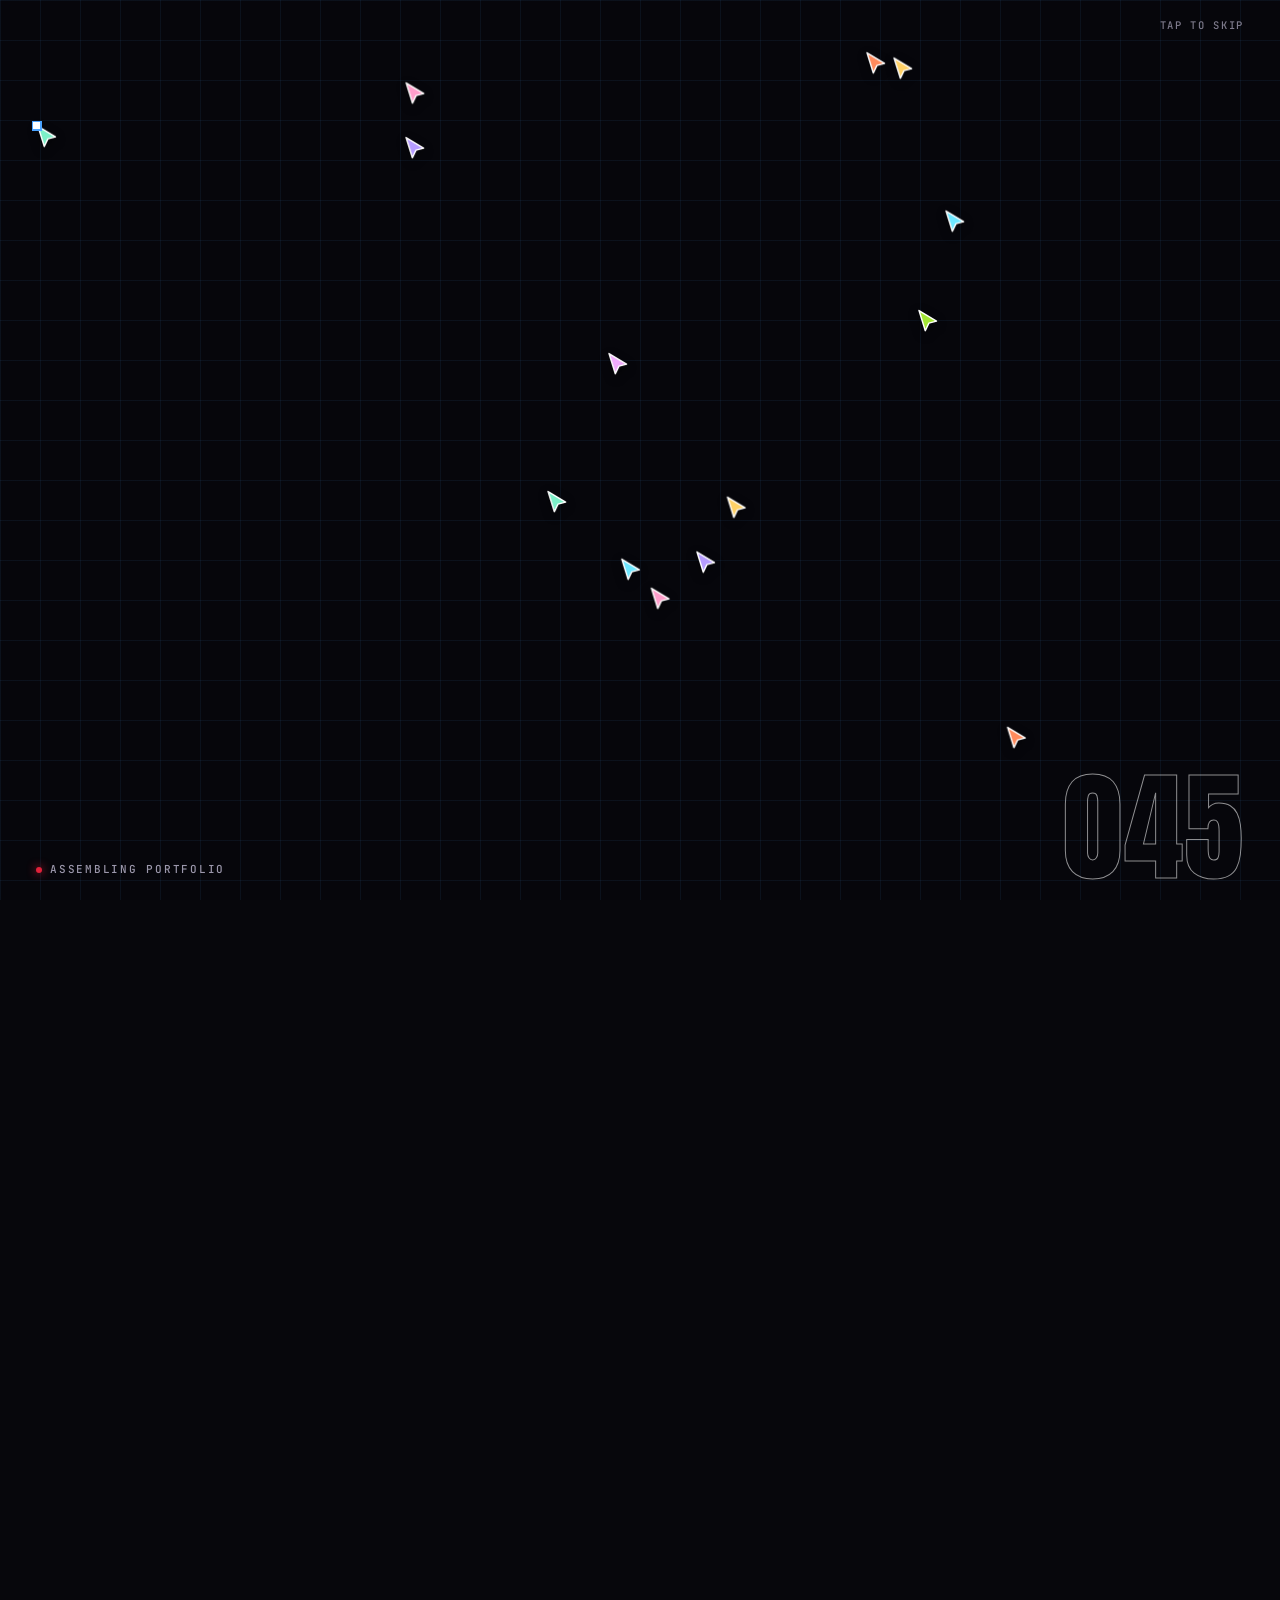
<file: simple/index.html>
<!doctype html>
<html lang="en">
<head>
<meta charset="utf-8">
<meta name="viewport" content="width=device-width, initial-scale=1">
<title>Sudarshan Das · Portfolio (simpler version)</title><script>(function(){var K="sd_version";document.addEventListener("click",function(e){var a=e.target.closest&&e.target.closest(".vswitch a");if(!a)return;try{localStorage.setItem(K,a.getAttribute("data-v"))}catch(_){}e.stopImmediatePropagation()},true)})();</script>
<meta name="description" content="Sudarshan Das: Physics student and teacher-in-training at the Central University of Kerala. Research in thin films and detectors, teaching, and creator work in music and video.">
<meta property="og:title" content="Sudarshan Das · Portfolio">
<meta property="og:description" content="Physics · Teacher-in-training · Creator">
<meta property="og:image" content="assets/hero.jpg">
<meta name="theme-color" content="#07070c">
<link rel="preload" href="assets/fonts/Anton-Regular.woff2" as="font" type="font/woff2" crossorigin>
<link rel="preload" href="assets/fonts/caveat700.woff2" as="font" type="font/woff2" crossorigin>
<script src="boot.js"></script>
<link rel="stylesheet" href="styles.css">
</head>
<body>
<div class="bg" aria-hidden="true"><i class="blob b1"></i><i class="blob b2"></i><i class="blob b3"></i><i class="grid"></i></div>
<div class="progress" aria-hidden="true"><i></i></div>
<div class="cursor-dot" aria-hidden="true"></div>
<div class="cursor-ring" aria-hidden="true"></div>
<div class="trail" aria-hidden="true"></div>
<div class="ghosts" aria-hidden="true"></div>
<ol class="rail" aria-hidden="true">
  <li data-to="top"><span>00</span></li><li data-to="about"><span>01</span></li><li data-to="experience"><span>02</span></li><li data-to="work"><span>03</span></li><li data-to="skills"><span>04</span></li><li data-to="contact"><span>05</span></li>
</ol>

<header class="topbar">
  <div class="pillnav">
    <a class="brand" href="#top" aria-label="Back to top"><b>SD</b><span>.</span></a>
    <nav aria-label="Main">
      <a href="#about">About</a>
      <a href="#experience">Experience</a>
      <a href="#work">Work</a>
      <a href="#contact">Contact</a>
    </nav>
    <span class="clock mono" aria-hidden="true"><i></i><span id="clock">Kerala · IST</span></span>
  </div>
</header>
<div class="vswitch" role="group" aria-label="Choose version"><span class="vlabel" aria-hidden="true">Version</span><a href="../" data-v="sketch" title="Sketch (full experience)">Sketch</a><a href="./" data-v="simple" title="Simpler version" class="on" aria-current="true">Simpler</a></div>
<p class="mode-chip mono"><span>Simpler version</span></p>

<main id="top">
  <!-- HERO -->
  <section class="hero" aria-labelledby="hero-title">
    <div class="hero-bg" aria-hidden="true"><span class="plus pl1">+</span><span class="plus pl2">+</span><span class="plus pl3">+</span><span class="plus pl4">+</span></div>

    <h1 id="hero-title" class="hero-title">PORTFOLIO</h1>

    <div class="hero-grid">
      <div class="hero-copy">
        <p class="hello" data-h><span class="script">Hello, I'm</span> <span class="namebox">Sudarshan Das</span></p>
        <p class="rolepill" data-h><i class="rdot"></i><span class="typed">Physics · Teacher-in-training · Creator</span><i class="caret"></i></p>
        <p class="hero-p" data-h><b>Physics</b> student and <b>teacher-in-training</b> at the Central University of Kerala. <b>Research</b> in thin films and detectors, <b>teaching</b>, and <b>creator work</b> in music and video.</p>
        <ul class="chips" data-h data-stagger>
          <li>B.Sc. B.Ed. Physics (ITEP)</li>
          <li>Central Univ. of Kerala</li>
          <li>Thin films &amp; detectors</li>
          <li>Music &amp; video</li>
        </ul>
        <div class="cta" data-h>
          <a class="btn btn-red magnetic" href="#experience"><span>Research &amp; teaching</span></a>
          <a class="btn btn-ghost magnetic" href="#work"><span>Creator work</span></a>
        </div>
      </div>

      <figure class="hero-card" data-h>
        <div class="card-tilt" data-hero-tilt>
          <img src="assets/hero.jpg" alt="Sudarshan Das in a navy tee with a skeleton graphic, by a lake at golden hour" width="720" height="900" fetchpriority="high">
          <span class="scan" aria-hidden="true"></span>
          <span class="status"><i></i>Student · Creator · Music &amp; Video</span>
          <figcaption>
            <span class="mono">(00) PROFILE</span>
            <span class="pill">Odisha → Kerala</span>
          </figcaption>
        </div>
        <div class="glow" aria-hidden="true"></div>
      </figure>

      <aside class="hero-list" aria-label="What I do" data-h>
        <ol>
          <li><span class="mono">01. Research</span><b>Thin films &amp; detectors</b><p>CdS/ZnS solar films at KIIT, RPC detectors at NISER.</p></li>
          <li><span class="mono">02. Teaching</span><b>Classroom &amp; online</b><p>Teaching internship and remote classes with eVidyaloka.</p></li>
          <li><span class="mono">03. Creator</span><b>Music &amp; video</b><p>Lyric reels, a Gita series and my own songs.</p></li>
        </ol>
      </aside>
    </div>
    <a class="scroll-cue mono" href="#about" data-h aria-label="Scroll to About"><i></i>Scroll</a>
  </section>

  <div class="marquee" aria-hidden="true">
    <div class="row" data-dir="-1"><div class="track">
      <span>Solar thin films</span><i>✦</i><span>RPC detectors</span><i>✦</i><span>Classroom physics</span><i>✦</i><span>Lyric reels</span><i>✦</i><span>Bhagavad Gita series</span><i>✦</i><span>Own songs</span><i>✦</i>
    </div></div>
    <div class="row alt" data-dir="1"><div class="track">
      <span>Understand it</span><i>✦</i><span>Build it</span><i>✦</i><span>Explain it</span><i>✦</i><span>Physics</span><i>✦</i><span>Teacher-in-training</span><i>✦</i><span>Creator</span><i>✦</i>
    </div></div>
  </div>

  <!-- STATS (all from the resume or his own posts) -->
  <section class="stats" aria-label="At a glance">
    <div class="stat reveal">
      <span class="num" data-to="2">02</span><i class="bar"></i>
      <span class="stat-label">Research fellowships &amp; internships</span>
    </div>
    <div class="stat reveal" data-delay="1">
      <span class="num" data-to="2">02</span><i class="bar"></i>
      <span class="stat-label">Years of remote teaching (eVidyaloka)</span>
    </div>
    <div class="stat reveal" data-delay="2">
      <span class="num" data-to="1">01</span><i class="bar"></i>
      <span class="stat-label">Full-length Hindi lyrical film</span>
    </div>
    <div class="stat reveal" data-delay="3">
      <span class="num" data-to="2">02</span><i class="bar"></i>
      <span class="stat-label">Episodes of the Gita series</span>
    </div>
  </section>

  <!-- ABOUT -->
  <section id="about" class="section" data-n="01" aria-labelledby="about-title">
    <p class="mono tag" data-scramble>(01/05) ABOUT</p>
    <div class="about-grid">
      <div class="about-text">
        <h2 id="about-title" data-split data-sel>Background &amp; Philosophy</h2>
        <p class="lead reveal" data-delay="1">I'm a Physics student at the Central University of Kerala, training to become a teacher through the B.Sc. B.Ed. (ITEP) programme. I'm from Odisha.</p>
        <p class="reveal" data-delay="2">My research so far is in solid-state and radiation physics: CdS and ZnS solar thin films at KIIT Bhubaneswar, and Resistive Plate Chamber detectors at NISER. I also teach, online for rural government school learners and now in a school classroom. Outside the lab I make music and video.</p>
        <ol class="principles reveal" data-delay="3" data-stagger>
          <li><b>Understand it.</b> Start from the physical question, not the formula.</li>
          <li><b>Build it.</b> Breadboards, thin films, detectors, code. Make it work.</li>
          <li><b>Explain it.</b> If a Class 9 student can't follow it, I haven't finished learning it.</li>
        </ol>
      </div>
      <figure class="about-img reveal clipin" data-delay="2" data-par="-0.06">
        <img src="assets/about.jpg" alt="Sudarshan Das, arms crossed, standing in front of trees by the water" width="600" height="750" loading="lazy">
      </figure>
    </div>
  </section>

  <!-- EXPERIENCE -->
  <section id="experience" class="section" data-n="02" aria-labelledby="exp-title">
    <p class="mono tag" data-scramble>(02/05) EXPERIENCE</p>
    <h2 id="exp-title" data-split data-sel>Research &amp; Teaching</h2>

    <div class="cards research">
      <article class="card reveal">
        <div class="card-body">
          <div class="card-head">
            <span class="mono small">May – Jul 2026</span>
            <span class="stat-mini">NSIP</span>
          </div>
          <h3>Summer Research Fellow</h3>
          <p class="org">Center for Medical and Radiation Physics, NISER Bhubaneswar</p>
          <p>Studying Resistive Plate Chamber detectors: time resolution, spatial tracking and signal processing for charged-particle detection. Guided by Prof. Bedangadas Mohanty.</p>
        </div>
      </article>
      <article class="card reveal" data-delay="1">
        <div class="card-body">
          <div class="card-head">
            <span class="mono small">Mar 2025</span>
            <span class="stat-mini">CdS/ZnS</span>
          </div>
          <h3>Summer Research Intern</h3>
          <p class="org">Photovoltaic Lab, KIIT Bhubaneswar</p>
          <p>Synthesised CdS and ZnS thin films for solar cells, then characterised their optical and structural properties. Supervised by Dr. Udai P. Singh.</p>
        </div>
      </article>
    </div>

    <h3 class="sub" data-split>Teaching &amp; outreach</h3>
    <ol class="timeline" data-timeline>
      <li class="reveal">
        <span class="when mono">Aug – Nov 2026</span>
        <div><b>Teaching internship</b> · PM SHRI Kendriya Vidyalaya, Nileshwar<p>Lesson plans with the 5E model, formative assessment and classroom engagement for middle and secondary classes.</p></div>
      </li>
      <li class="reveal">
        <span class="when mono">Mar 2024 – Apr 2026</span>
        <div><b>Remote digital instruction</b> · eVidyaloka<p>Virtual English classes for rural government school learners over two years, with comprehension checks and visual, digital materials.</p></div>
      </li>
      <li class="reveal">
        <span class="when mono">Feb 2026 – Feb 2027</span>
        <div><b>Campus representative</b> · Internshala<p>Campus outreach, peer drives and events around internships and career skills.</p></div>
      </li>
      <li class="reveal">
        <span class="when mono">2026 – 2027</span>
        <div><b>NSS Unit-4</b> · Central University of Kerala<p>Community service and awareness work. Selected to represent the university at the Viksit Bharat Youth Parliament speech competition, Feb 2026.</p></div>
      </li>
    </ol>

    <h3 class="sub" data-split>Projects</h3>
    <div class="cards projects">
      <article class="card reveal">
        <div class="card-body">
          <div class="card-head"><span class="mono small">Nov 2025 – Jan 2026</span></div>
          <h3>Secure Data Hiding with LSB Steganography</h3>
          <p>Hid data in digital images with the least-significant-bit method, then tested noise resilience and measured quality with PSNR and MSE.</p>
          <ul class="tags"><li>Python</li><li>DSP</li><li>PSNR / MSE</li></ul>
        </div>
      </article>
      <article class="card reveal" data-delay="1">
        <div class="card-body">
          <div class="card-head"><span class="mono small">Classroom</span></div>
          <h3>Breadboard Demos for Secondary Learners</h3>
          <p>Working circuits, including multivibrators and clap switches, built to make electronics concrete for school students.</p>
          <ul class="tags"><li>Breadboard</li><li>Multivibrators</li><li>Sensors</li></ul>
        </div>
      </article>
    </div>
  </section>

  <!-- WORK (creator) -->
  <section id="work" class="section" data-n="03" aria-labelledby="work-title">
    <p class="mono tag" data-scramble>(03/05) WORK</p>
    <h2 id="work-title" data-split data-sel>Creator Work</h2>

    <div class="cards">
      <!-- Ye Baarish, Ye Mausam -->
      <article class="card card-feature reveal">
        <div class="card-media">
          <video class="preview" src="assets/preview-kerala.mp4" poster="assets/cover-kerala.jpg" muted loop playsinline preload="metadata" aria-label="Preview clip from Ye Baarish, Ye Mausam"></video>
          <span class="chip chip-red">Film</span>
        </div>
        <div class="card-body">
          <div class="card-head">
            <span class="mono small">Hindi lyrical video</span>
            <span class="stat-mini">01 <small>full-length</small></span>
          </div>
          <h3>Ye Baarish, Ye Mausam</h3>
          <p>Kerala rain and a one-sided love story. I directed the visuals and the lyric treatment; the song was made with Suno AI.</p>
          <p class="honest">AI-assisted: the song was made with Suno AI. Visuals and lyric direction are mine.</p>
          <div class="btn-row">
            <a class="btn btn-red" href="https://ye-baarish-ye-mausam.sites.tab.bot/" target="_blank" rel="noopener">Download the song ↗</a>
          </div>
        </div>
      </article>

      <!-- Gita series -->
      <article class="card reveal">
        <div class="card-media duo">
          <img src="assets/cover-gita1.jpg" alt="Bhagavad Gita series, Day 1 cover" loading="lazy" width="540" height="960">
          <img src="assets/cover-gita2.jpg" alt="Bhagavad Gita series, Day 2 cover" loading="lazy" width="540" height="960">
          <video class="preview" src="assets/preview-gita.mp4" muted loop playsinline preload="metadata" aria-label="Preview clip from the Bhagavad Gita series"></video>
        </div>
        <div class="card-body">
          <div class="card-head">
            <span class="mono small">Animated series · daily</span>
            <span class="stat-mini">02 <small>episodes</small></span>
          </div>
          <h3>Bhagavad Gita Series</h3>
          <p>One verse a day. Hindi narration, the Sanskrit shloka, English captions, painted characters.</p>
          <ul class="tags"><li>Day 1 · 1.1</li><li>Day 2 · 1.2</li></ul>
          <div class="btn-row">
            <a class="btn btn-ghost" href="https://www.instagram.com/sudarshan.4u/" target="_blank" rel="noopener">Follow on Instagram ↗</a>
          </div>
        </div>
      </article>

      <div class="stack">
      <article class="card card-type reveal">
        <div class="card-body">
          <div class="card-head"><span class="mono small">Reels</span><span class="glyph" aria-hidden="true">♪</span></div>
          <h3>Lyric Reels</h3>
          <p>Lyric reels in the style of Darshan Raval's songs: words on screen, timed to the line, cut for Instagram.</p>
          <ul class="tags"><li>Hindi</li><li>Lyrics</li><li>Short-form</li></ul>
          <div class="btn-row">
            <a class="btn btn-ghost" href="https://www.instagram.com/sudarshan.4u/" target="_blank" rel="noopener">See the reels ↗</a>
          </div>
        </div>
      </article>

      <article class="card card-type reveal">
        <div class="card-body">
          <div class="card-head"><span class="mono small">Music</span><span class="glyph" aria-hidden="true">✶</span></div>
          <h3>Own Songs</h3>
          <p>I write and release my own songs, from lyrics to the final cut.</p>
          <ul class="tags"><li>Original</li><li>Writing</li><li>Release</li></ul>
          <div class="btn-row">
            <a class="btn btn-ghost" href="https://www.instagram.com/sudarshan.4u/" target="_blank" rel="noopener">Listen on Instagram ↗</a>
          </div>
        </div>
      </article>
      </div>
    </div>
  </section>

  <!-- SKILLS & EDUCATION -->
  <section id="skills" class="section" data-n="04" aria-labelledby="skills-title">
    <p class="mono tag" data-scramble>(04/05) SKILLS</p>
    <h2 id="skills-title" data-split data-sel>Education &amp; Skills</h2>

    <div class="edu reveal">
      <p class="mono small">Education</p>
      <div class="edu-row">
        <b>B.Sc. B.Ed. in Physics (Integrated Teacher Education Programme)</b>
        <span>Central University of Kerala · Aug 2023 – Apr 2027</span>
      </div>
      <div class="edu-row">
        <b>Higher Secondary (+2 Science)</b>
        <span>NIST Higher Secondary School, Balasore · 2021 – 2023</span>
      </div>
    </div>

    <div class="skills" data-stagger-skip>
      <div class="skill-group reveal"><h4>Physics &amp; materials</h4><p>Thin film deposition, CdS/ZnS fabrication, RPC detectors, optical spectroscopy, radiation physics</p></div>
      <div class="skill-group reveal" data-delay="1"><h4>Software &amp; web</h4><p>Python, GitHub, Supabase, VS Code, platform deployment</p></div>
      <div class="skill-group reveal" data-delay="2"><h4>Signal &amp; data</h4><p>LSB steganography, noise resilience analysis, digital signal processing, PSNR / MSE</p></div>
      <div class="skill-group reveal" data-delay="3"><h4>Electronics</h4><p>Breadboard prototyping, multivibrator circuits, sensor integration, analog troubleshooting</p></div>
      <div class="skill-group reveal" data-delay="4"><h4>Teaching &amp; communication</h4><p>STEM lesson planning, thinking-classroom methods, seminar delivery, public speaking</p></div>
    </div>

    <div class="langs reveal">
      <span class="mono small">Languages</span>
      <ul class="tags"><li>Odia · advanced</li><li>English · advanced</li><li>Hindi · advanced</li><li>Malayalam · intermediate</li></ul>
    </div>
  </section>

  <!-- CONTACT -->
  <section id="contact" class="section contact" data-n="05" aria-labelledby="contact-title">
    <p class="mono tag" data-scramble>(05/05) CONTACT</p>
    <h2 id="contact-title" data-split data-sel>Say hi.</h2>
    <p class="reveal" data-delay="1">The easiest way to reach me is a DM on Instagram.</p>
    <div class="btn-row reveal" data-delay="2">
      <a class="btn btn-red btn-lg" href="https://www.instagram.com/sudarshan.4u/" target="_blank" rel="noopener">DM @sudarshan.4u ↗</a>
      <a class="btn btn-ghost btn-lg" href="https://github.com/Darshan-143" target="_blank" rel="noopener">GitHub ↗</a>
    </div>

    <div class="ask reveal" data-delay="3" id="ask" data-sel>
      <h3>Request my contact details</h3>
      <p class="ask-note">I keep my phone and email off this page. Add your name and why you want to reach me; the message goes to my Instagram DM, and I decide whether to share.</p>
      <label class="field">
        <span>Your name</span>
        <input id="ask-name" type="text" autocomplete="name" maxlength="60" placeholder="Name">
      </label>
      <label class="field">
        <span>Why you want to reach me</span>
        <input id="ask-why" type="text" maxlength="140" placeholder="Work, a collab, a teaching question…">
      </label>
      <button id="ask-btn" class="btn btn-red" type="button">Request via Instagram DM ↗</button>
      <p id="ask-status" class="ask-status" role="status" aria-live="polite"></p>
    </div>
  </section>

</main>

<footer class="footer">
  <p class="to-sketch"><a href="../" data-v="sketch" class="vfoot">&larr; Back to the sketch version</a></p>
  <p><span>© Sudarshan Das</span> <span class="sep">·</span> <span>Designed &amp; built with🩷By Sudarshan</span></p>
</footer>

<script src="script.js"></script>
</body>
</html>
</file>
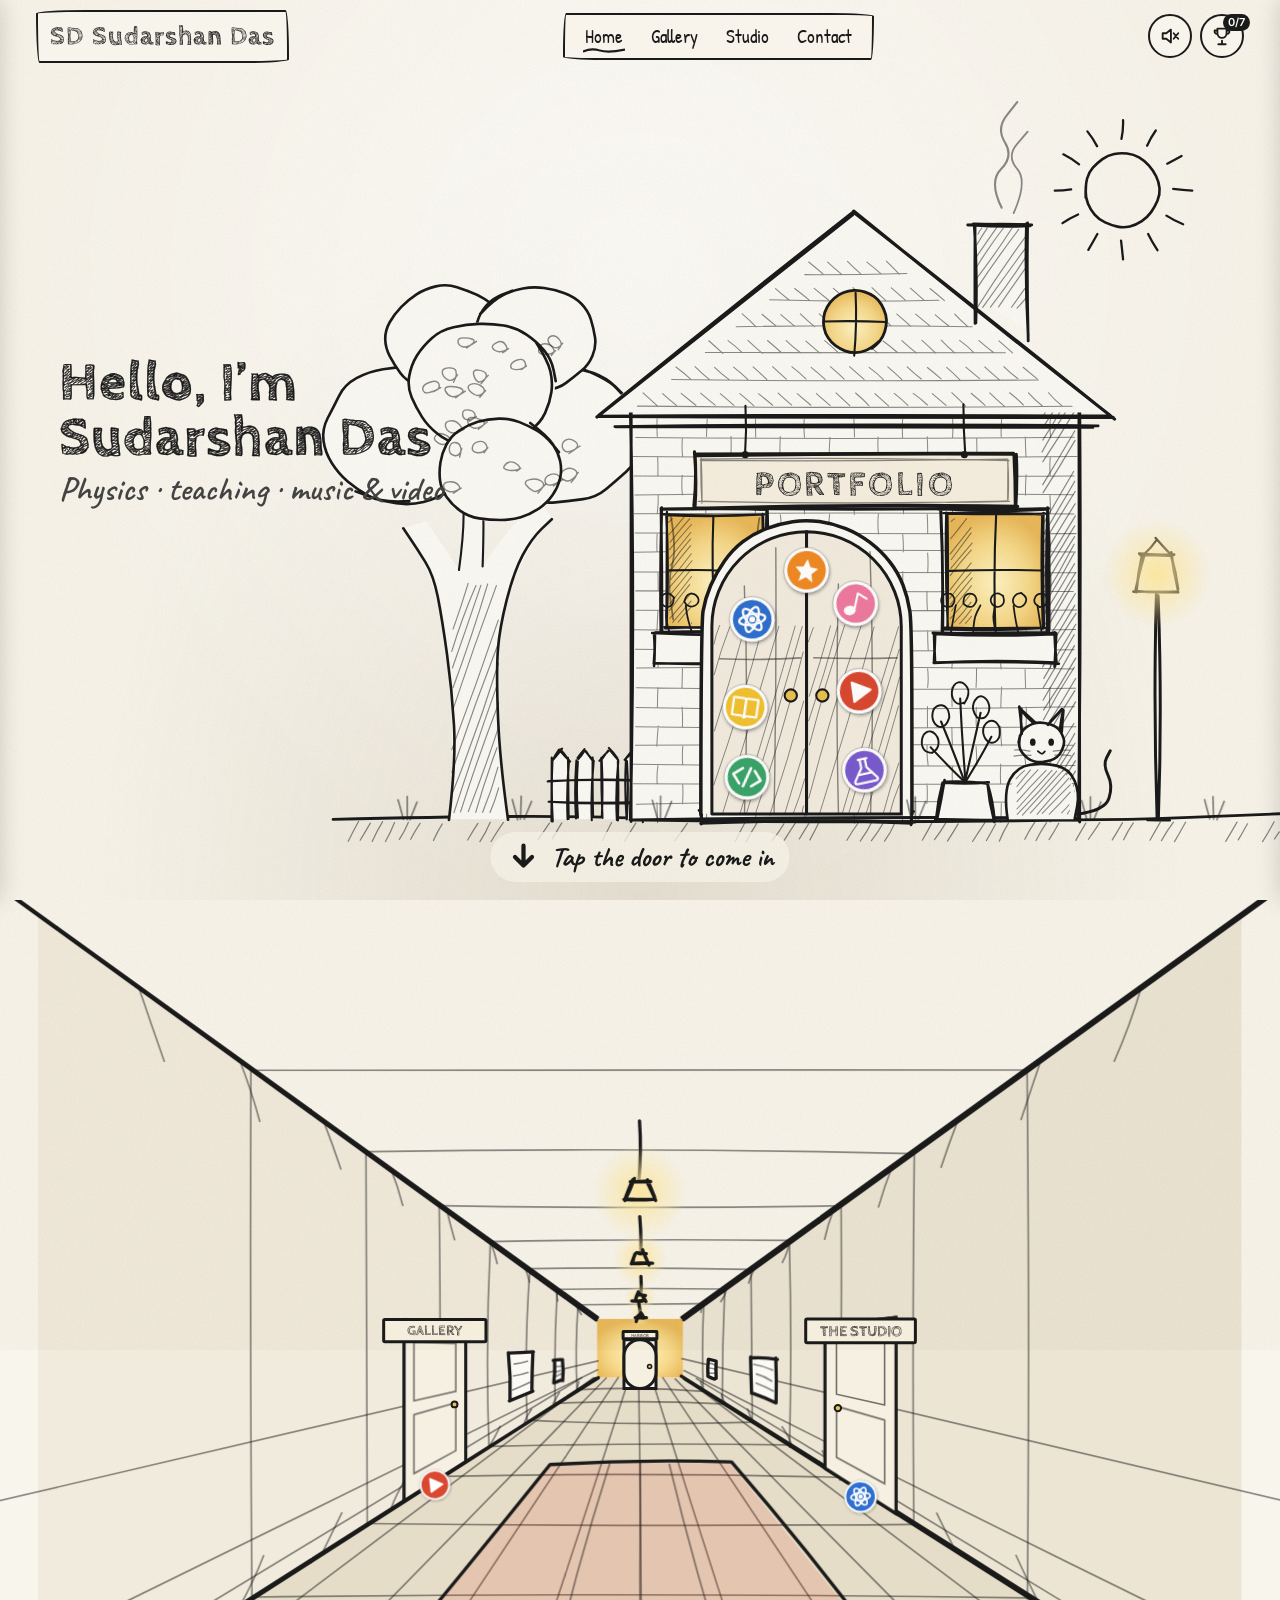
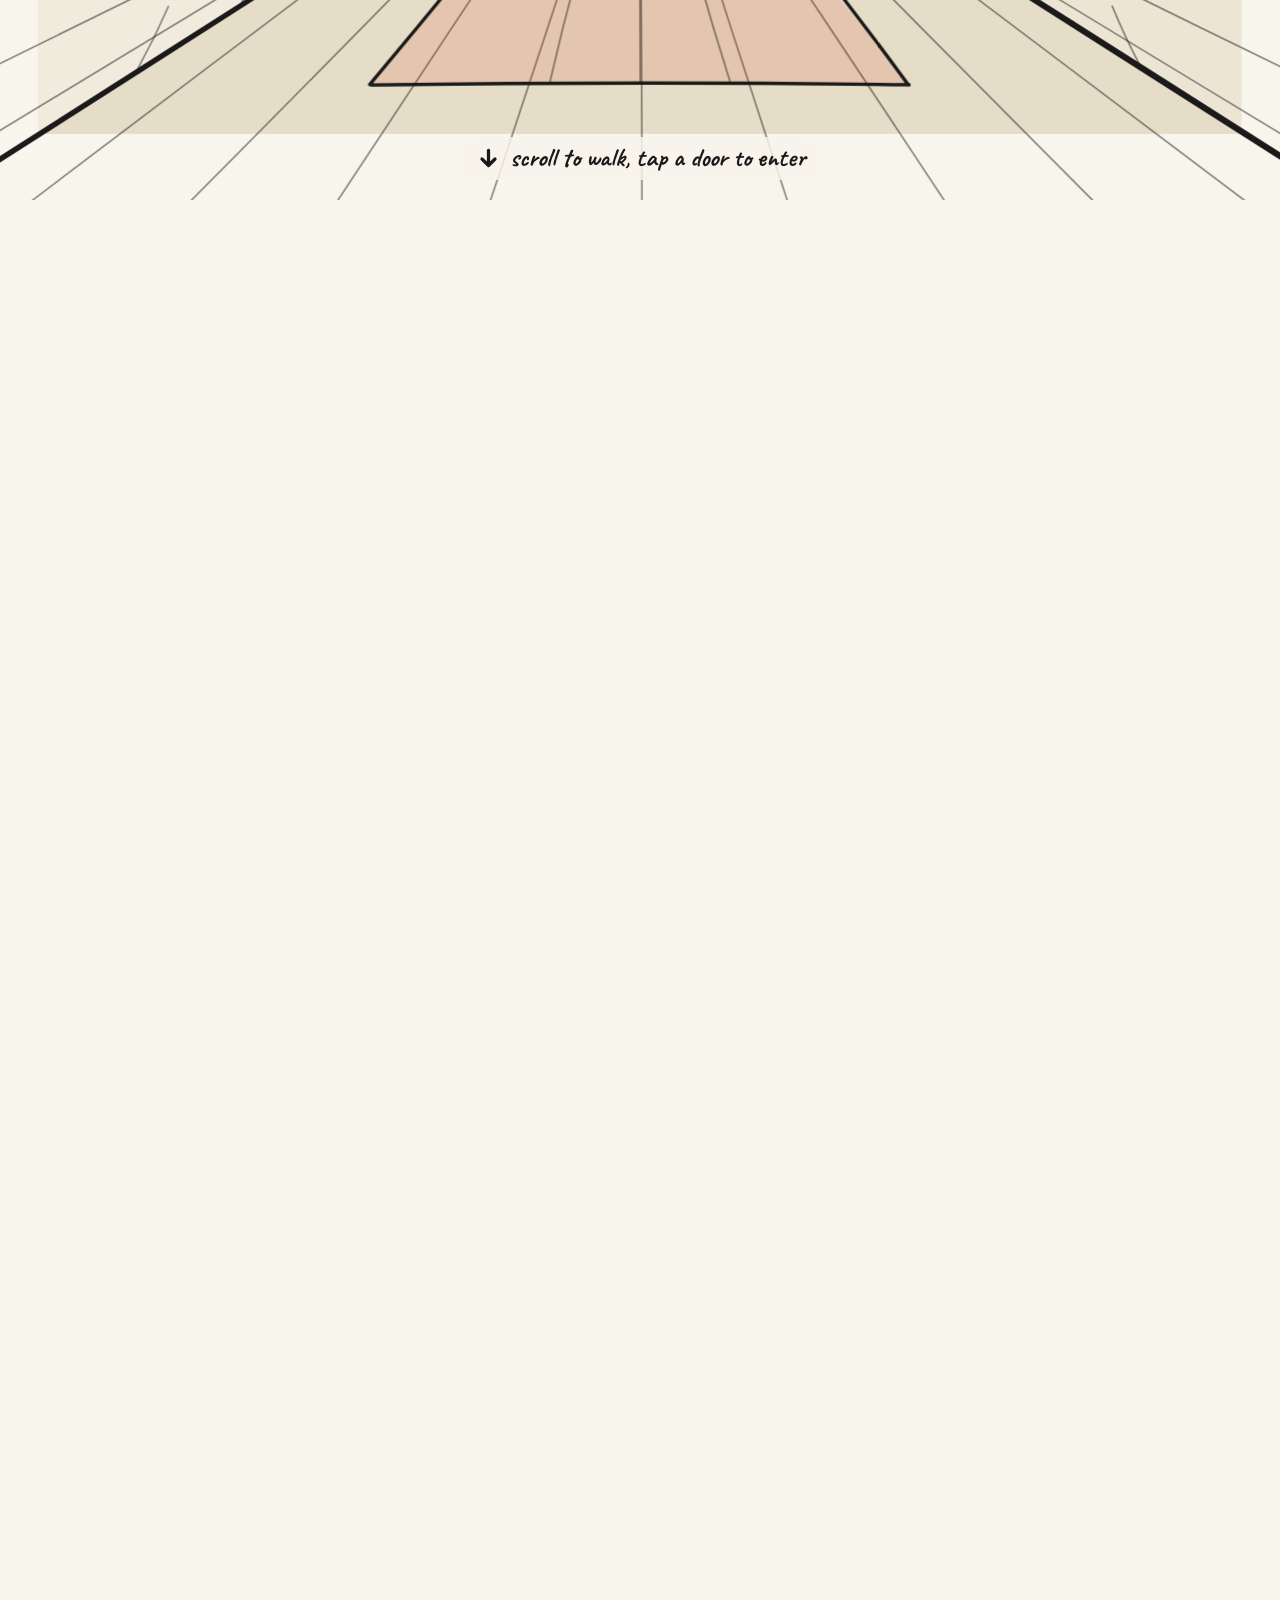
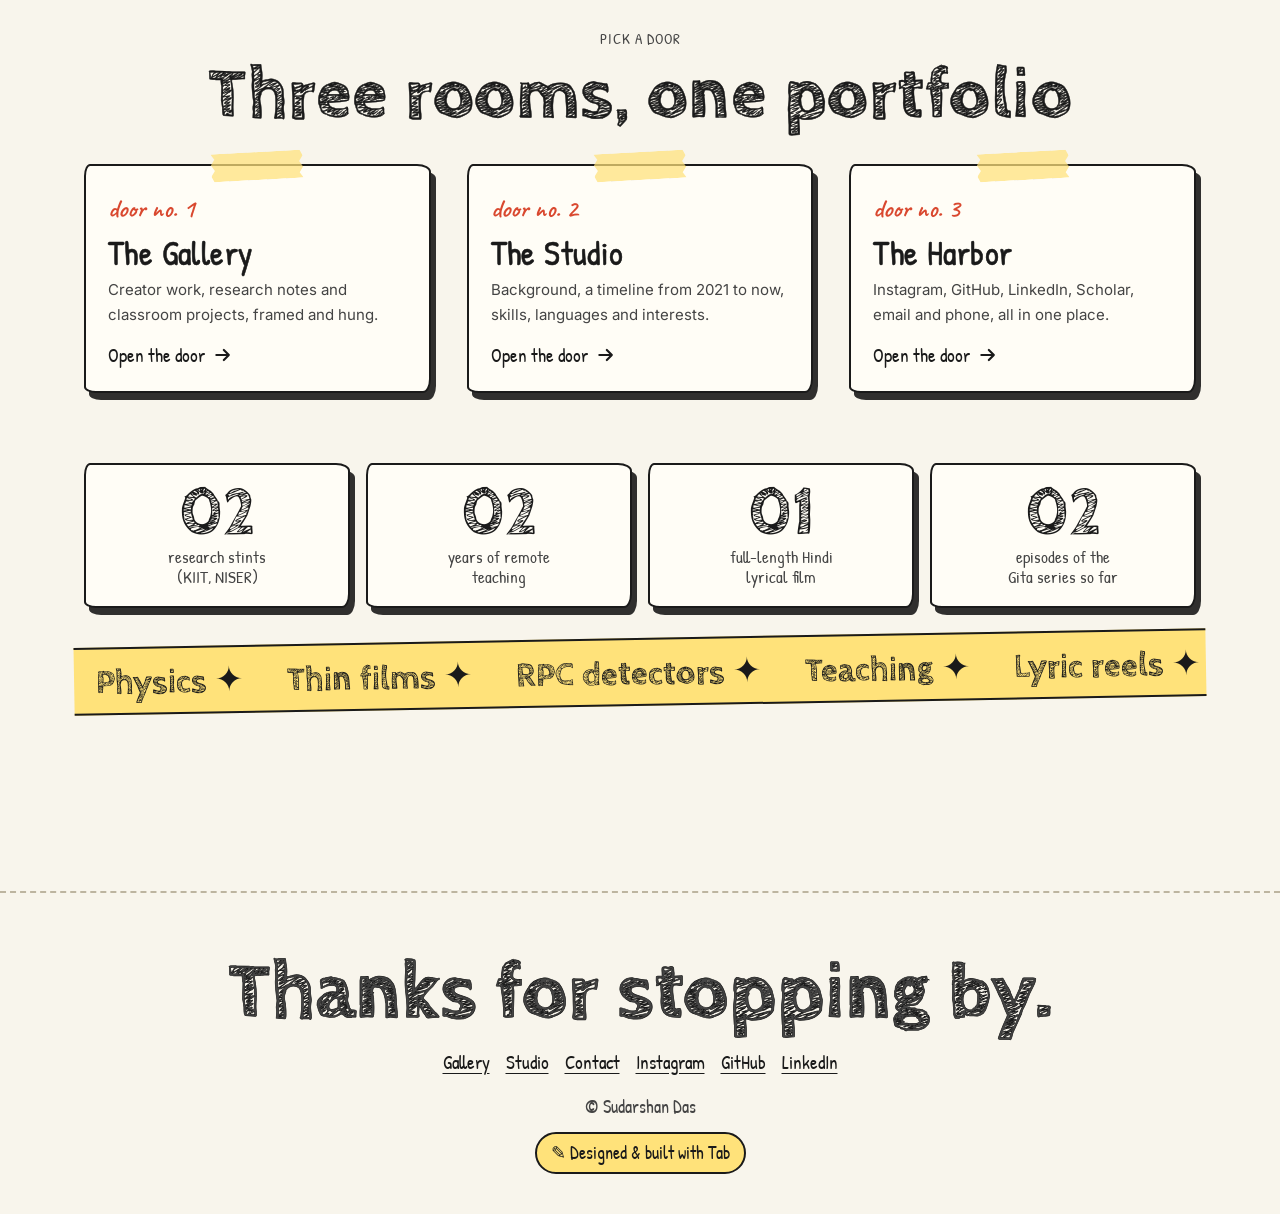
<file: site/index.html>
<!doctype html>
<html lang="en"><head><meta charset="utf-8"><meta name="viewport" content="width=device-width,initial-scale=1,viewport-fit=cover">
<title>Sudarshan Das | Physics, teaching & creator work</title><meta name="description" content="Sudarshan Das: Physics student and teacher-in-training at the Central University of Kerala, researcher in thin films and radiation detectors, creator of lyric reels, a Bhagavad Gita video series and his own songs."><meta name="theme-color" content="#f8f5ec">
<meta property="og:title" content="Sudarshan Das | Physics, teaching & creator work"><meta property="og:description" content="Sudarshan Das: Physics student and teacher-in-training at the Central University of Kerala, researcher in thin films and radiation detectors, creator of lyric reels, a Bhagavad Gita video series and his own songs."><meta property="og:type" content="website">
<link rel="icon" href="data:image/svg+xml,%3Csvg xmlns='http://www.w3.org/2000/svg' viewBox='0 0 64 64'%3E%3Crect width='64' height='64' rx='14' fill='%23f8f5ec'/%3E%3Ctext x='32' y='43' font-size='30' font-weight='700' text-anchor='middle' font-family='Georgia' fill='%231a1a1a'%3ESD%3C/text%3E%3C/svg%3E">
<link rel="preload" href="assets/fonts/cabin.woff2" as="font" type="font/woff2" crossorigin>
<link rel="stylesheet" href="styles.css"><noscript><style>.pre,.wipe{display:none}.rv,.words span.w>i{opacity:1;transform:none}svg .draw{stroke-dashoffset:0}svg .fillin{opacity:1}.fly{height:auto}.fly-stick{height:auto;position:static}</style></noscript>
</head><body data-page="home">
<a class="skip" href="#main">Skip to content</a>
<svg width=0 height=0 style=position:absolute aria-hidden=true><defs><filter id="shd" x="-30%" y="-30%" width="160%" height="160%"><feDropShadow dx="1" dy="2" stdDeviation="1.6" flood-opacity=".3"/></filter><radialGradient id="glow" cx="50%" cy="60%" r="60%"><stop offset="0" stop-color="#fff4c4"/><stop offset=".6" stop-color="#f6d98a"/><stop offset="1" stop-color="#e9b95a"/></radialGradient><radialGradient id="lamp" cx="50%" cy="50%" r="50%"><stop offset="0" stop-color="#ffe9a0" stop-opacity=".95"/><stop offset="1" stop-color="#ffe9a0" stop-opacity="0"/></radialGradient></defs></svg><div class="progress"></div><div class="cur"></div><div class="cur-dot"></div>
<div class="wipe" id="wipe" aria-hidden="true"><i></i><i></i><i></i><i></i><i></i></div>
<div class="pre" id="pre" aria-hidden="true"><div class="pre-half l"></div><div class="pre-half r"></div><div class="pre-core">
<svg viewBox="0 0 220 90" class="sk-pre"><path class="draw" pathLength="1" d="M10.1 60.3Q40.4 20.5 55.3 43.5Q70.3 66.5 84.9 42.2Q99.4 18.0 115.0 41.1Q130.5 64.2 145.5 42.9Q160.5 21.5 185.2 39.6L210.0 57.7" stroke-width="5" fill="none"/></svg>
<div class="pre-num">00</div><div class="pre-sub">sketching Sudarshan's world&hellip;</div><div class="pre-bar"><i></i></div></div></div><header class="top"><a class="logo" href="index.html" aria-label="Sudarshan Das, home"><b>SD</b><span>Sudarshan Das</span></a>
<nav class="nav" aria-label="Main"><a href="index.html" aria-current="page">Home</a><a href="gallery.html">Gallery</a><a href="about.html">Studio</a><a href="contact.html">Contact</a></nav>
<div class="tools"><button class="tool" id="sound" aria-pressed="false" aria-label="Sound off" title="Sound"><svg viewBox="0 0 24 24"><path d="M4 9v6h4l5 4V5L8 9z"/><path class="wave" d="M16.5 8.5a5 5 0 010 7M19 6a8.5 8.5 0 010 12"/><path class="mute" d="M16 9l5 6M21 9l-5 6"/></svg></button>
<button class="tool" id="ach" aria-expanded="false" aria-label="Stamps collected" title="Stamps"><svg viewBox="0 0 24 24"><path d="M8 21h8M12 17v4M7 4h10v5a5 5 0 01-10 0zM7 6H4a3 3 0 003 4M17 6h3a3 3 0 01-3 4"/></svg><span class="cnt" id="cnt">0/7</span></button></div></header>
<div class="toast" id="toast" role="status" aria-live="polite"><div class="box"><svg viewBox="0 0 24 24"><path d="M5 13l4 4L19 7" fill="none"/></svg></div><div><b>Stamp collected</b><span></span></div></div>
<aside class="panel" id="panel" aria-label="Stamps"><h3>Stamps <button class="x" aria-label="Close">&times;</button></h3><ul></ul></aside>

<main id="main">
<h1 class="sr">Sudarshan Das: Physics student, teacher-in-training and creator</h1>
<section class="stage sk" id="stage" data-auto aria-label="A sketched house. Click the front door to come in.">
<div class="clouds" aria-hidden="true"><svg viewBox="0 0 164 90"><path d="M20 74Q4 74 8 58Q12 44 30 48Q34 24 58 28Q74 8 96 26Q120 14 130 38Q154 36 154 58Q158 74 136 74Z"/></svg><svg viewBox="0 0 164 90"><path d="M20 74Q4 74 8 58Q12 44 30 48Q34 24 58 28Q74 8 96 26Q120 14 130 38Q154 36 154 58Q158 74 136 74Z"/></svg><svg viewBox="0 0 164 90"><path d="M20 74Q4 74 8 58Q12 44 30 48Q34 24 58 28Q74 8 96 26Q120 14 130 38Q154 36 154 58Q158 74 136 74Z"/></svg></div>
<div class="stage-title"><h2 class="hero-h">Hello, I&rsquo;m<br>Sudarshan Das</h2><p>Physics &middot; teaching &middot; music &amp; video</p></div>
<div class="house" id="house"><svg viewBox="-420 40 1460 920" preserveAspectRatio="xMidYMax meet" role="img" aria-label="Pencil sketch of a house with a PORTFOLIO sign, a double door covered in stickers, a tree, a lamp post and a cat"><defs><filter id="shd" x="-30%" y="-30%" width="160%" height="160%"><feDropShadow dx="1" dy="2" stdDeviation="1.6" flood-opacity=".3"/></filter><radialGradient id="glow" cx="50%" cy="60%" r="60%"><stop offset="0" stop-color="#fff4c4"/><stop offset=".6" stop-color="#f6d98a"/><stop offset="1" stop-color="#e9b95a"/></radialGradient><radialGradient id="lamp" cx="50%" cy="50%" r="50%"><stop offset="0" stop-color="#ffe9a0" stop-opacity=".95"/><stop offset="1" stop-color="#ffe9a0" stop-opacity="0"/></radialGradient></defs><path class="draw" pathLength="1" d="M-40.1 868.1Q200.8 861.9 310.4 867.0Q420.0 872.2 519.7 868.1Q619.4 864.0 719.8 867.3Q820.2 870.5 929.8 866.1L1039.3 861.6" stroke-width="3.2" fill="none" style="--d:0.00s" />
<path class="draw soft" pathLength="1" d="M-22.8 893.1Q-16.8 881.0 -10.9 870.2M-9.2 891.9Q-3.4 882.4 2.4 872.3M4.5 893.3Q9.9 881.3 16.4 870.6M19.7 893.3Q25.8 882.4 30.0 871.6M35.5 890.8Q41.9 881.5 45.8 871.4M48.4 890.7Q52.9 882.0 59.1 872.6M74.4 892.1Q78.7 882.5 84.5 873.2M113.4 891.6Q118.6 882.2 125.1 872.5M127.4 893.5Q134.3 882.9 139.1 871.3M140.1 893.3Q147.0 881.8 154.2 871.5M193.9 890.9Q200.6 881.3 206.7 872.3M210.0 890.3Q215.6 880.7 220.8 872.1M267.1 892.1Q272.3 882.2 277.6 871.6M292.6 892.8Q298.6 882.8 305.3 872.1M349.8 892.4Q357.4 882.3 363.9 872.6M418.6 893.2Q423.8 882.4 430.1 871.0M431.2 893.5Q436.6 882.7 443.5 872.1M460.9 892.1Q468.1 883.3 474.2 873.0M474.6 891.7Q480.4 882.6 487.1 872.4M491.7 890.4Q496.6 882.1 502.5 872.9M503.8 891.4Q509.2 881.6 513.9 871.9M546.0 891.9Q551.9 881.7 559.0 871.9M561.2 892.8Q569.0 882.1 574.6 870.7M574.0 892.4Q581.9 882.1 587.6 871.9M588.9 892.8Q596.0 883.3 600.6 872.3M632.0 891.8Q638.5 880.8 643.4 871.2M645.9 891.0Q653.2 881.8 658.7 872.0M660.7 892.8Q667.2 883.0 672.9 873.2M689.3 893.3Q696.6 881.9 703.6 871.4M705.2 892.2Q710.6 882.8 715.6 873.4M719.8 892.9Q724.1 882.4 730.4 872.1M748.9 890.7Q753.9 880.4 760.5 870.8M761.7 892.2Q767.1 881.6 773.7 871.8M776.6 891.1Q782.5 881.8 787.7 872.4M807.1 892.0Q812.1 882.9 818.5 872.3M821.5 890.7Q828.8 880.5 834.6 871.5M848.7 891.5Q854.6 882.0 860.4 871.8M861.6 891.4Q866.3 881.3 872.7 872.1M891.7 891.8Q897.6 881.4 903.5 871.2M904.8 892.3Q910.9 881.2 918.5 871.2M919.7 893.4Q926.2 882.4 932.3 871.3M978.1 893.2Q985.1 881.5 991.0 871.2M992.4 891.4Q998.1 882.0 1002.9 873.1M1020.1 893.4Q1027.0 882.5 1033.3 870.8M1033.7 890.4Q1036.5 886.4 1039.2 882.4" stroke-width="1.4" fill="none" style="--d:0.20s" />
<path class="fillin " d="M92 868C100 800 96 720 84 640C74 590 56 560 40 536L66 528C80 548 92 566 104 584C112 520 100 470 90 430L124 432C128 480 132 520 130 580C150 550 170 524 196 504L210 526C186 548 166 586 150 650C146 700 150 800 160 868Z" fill="#fbfaf5" style="--d:0.10s;--o:1" />
<path class="draw" pathLength="1" d="M92.1 868.6Q100.2 800.4 97.8 760.2Q95.5 720.1 89.9 679.8Q84.3 639.5 79.4 614.5Q74.5 589.6 65.2 574.6Q56.0 559.6 48.0 547.9L40.0 536.1" stroke-width="3" fill="none" style="--d:0.20s" />
<path class="draw" pathLength="1" d="M159.5 868.5Q149.9 800.0 148.0 749.9Q146.1 699.8 147.9 675.0Q149.7 650.2 157.9 618.0Q166.1 585.7 176.2 566.7Q186.3 547.8 197.8 536.7L209.4 525.7" stroke-width="3" fill="none" style="--d:0.25s" />
<path class="draw" pathLength="1" d="M103.5 583.6Q112.3 519.9 106.4 495.1Q100.5 470.3 95.0 450.4L89.5 430.6" stroke-width="2.4" fill="none" style="--d:0.30s" />
<path class="draw" pathLength="1" d="M130.5 579.5Q132.5 519.9 130.2 500.2Q128.0 480.6 125.8 456.3L123.7 432.0" stroke-width="2.4" fill="none" style="--d:0.30s" />
<path class="draw soft" pathLength="1" d="M96.8 651.0Q106.1 625.0 114.0 598.8M95.3 676.5Q106.9 638.2 122.9 601.3M96.0 695.4Q112.5 648.5 128.5 601.1M96.7 717.9Q118.5 659.0 136.3 599.5M96.7 742.5Q120.1 672.1 146.2 601.4M95.4 788.5Q123.4 714.1 148.4 640.8M95.4 814.4Q120.3 739.6 148.6 666.8M96.5 836.9Q125.8 763.3 148.6 690.0M97.8 860.4Q121.6 786.7 147.4 713.8M105.3 859.5Q124.8 798.3 148.7 735.8M114.1 859.2Q133.3 809.8 148.9 762.2M122.6 860.0Q133.0 823.6 146.9 786.3M130.5 860.0Q141.1 834.5 148.0 808.5M138.9 860.2Q144.9 846.5 148.8 832.1" stroke-width="1.3" fill="none" style="--d:0.50s" />
<g class="canopy">
<path class="fillin " d="M-18.5 370.0Q9.1 356.2 25.1 353.5Q41.1 350.9 56.3 354.1Q71.4 357.4 85.6 363.8Q99.8 370.3 109.5 381.0Q119.3 391.6 125.5 404.0Q131.7 416.3 131.3 430.4Q130.9 444.5 124.5 456.7Q118.1 468.8 108.1 479.5Q98.2 490.2 84.6 497.1Q70.9 504.1 55.0 506.3Q39.1 508.4 23.5 506.1Q8.0 503.7 -6.2 497.1Q-20.3 490.4 -31.2 480.0Q-42.1 469.6 -47.6 456.4Q-53.1 443.1 -51.3 429.7Q-49.6 416.3 -44.7 403.2Q-39.9 390.2 -29.2 379.9L-18.4 369.7" fill="#fbfaf5" style="--d:0.30s;--o:1" />
<path class="draw" pathLength="1" d="M46.9 505.0Q15.3 507.2 1.2 499.5Q-12.8 491.8 -23.4 482.7Q-33.9 473.6 -41.6 461.5Q-49.2 449.4 -51.0 436.2Q-52.8 423.0 -46.3 410.5Q-39.8 398.1 -33.4 385.2Q-27.1 372.2 -13.4 364.8Q0.3 357.3 16.9 354.6Q33.6 351.9 49.3 352.3Q65.0 352.8 79.6 359.1Q94.3 365.5 106.0 374.9Q117.6 384.4 123.5 397.6Q129.3 410.8 130.1 423.7Q130.8 436.6 126.7 450.3Q122.6 463.9 113.8 474.5Q104.9 485.0 91.6 493.7Q78.2 502.3 63.0 506.1Q47.8 509.8 31.8 507.5Q15.7 505.1 0.6 499.5L-14.5 493.9" stroke-width="3" fill="none" style="--d:0.35s" />
<path class="fillin " d="M310.5 425.8Q305.4 452.0 298.5 463.7Q291.5 475.5 280.5 484.8Q269.4 494.2 255.0 500.0Q240.6 505.7 225.1 506.0Q209.5 506.2 193.9 502.6Q178.4 499.0 166.8 490.5Q155.2 482.0 146.5 471.2Q137.7 460.3 133.3 447.2Q128.9 434.0 131.4 421.0Q134.0 407.9 141.4 396.2Q148.9 384.5 159.7 375.1Q170.5 365.7 184.7 359.8Q198.9 353.9 214.6 353.7Q230.3 353.5 246.0 357.1Q261.7 360.8 274.3 368.6Q286.8 376.3 294.9 388.1Q303.0 399.9 306.3 412.8L309.5 425.8" fill="#fbfaf5" style="--d:0.42s;--o:1" />
<path class="draw" pathLength="1" d="M242.1 353.3Q271.7 365.2 281.8 374.8Q291.9 384.5 300.4 396.4Q308.8 408.2 310.5 421.4Q312.1 434.5 308.8 447.9Q305.5 461.3 294.2 471.5Q282.8 481.7 271.5 491.2Q260.2 500.7 245.0 502.8Q229.7 505.0 213.4 506.5Q197.1 508.1 183.4 501.2Q169.6 494.4 159.3 485.1Q148.9 475.8 140.0 463.6Q131.1 451.4 129.0 438.5Q126.9 425.6 132.7 412.9Q138.5 400.1 147.2 388.5Q155.9 377.0 168.2 370.4Q180.5 363.9 195.3 357.1Q210.1 350.3 226.2 352.0Q242.3 353.7 256.9 358.9Q271.5 364.2 281.7 374.3L291.9 384.4" stroke-width="3" fill="none" style="--d:0.47s" />
<path class="fillin " d="M36.7 359.1Q25.2 341.0 22.2 331.1Q19.1 321.2 22.0 311.0Q25.0 300.9 30.2 291.8Q35.4 282.6 44.7 275.7Q53.9 268.7 65.5 265.2Q77.1 261.7 89.1 260.9Q101.1 260.1 112.9 263.9Q124.6 267.6 133.9 274.4Q143.1 281.1 149.0 290.0Q154.9 298.9 158.3 309.0Q161.7 319.1 159.4 329.4Q157.1 339.8 150.4 348.5Q143.6 357.2 135.0 364.1Q126.3 371.1 114.9 375.1Q103.6 379.2 91.2 378.9Q78.9 378.7 67.7 375.5Q56.6 372.3 46.6 365.9L36.6 359.6" fill="#fbfaf5" style="--d:0.54s;--o:1" />
<path class="draw" pathLength="1" d="M113.6 265.2Q135.3 273.5 142.1 282.6Q149.0 291.7 152.5 300.5Q156.1 309.4 156.8 320.1Q157.5 330.7 154.8 340.4Q152.2 350.0 143.5 357.5Q134.8 365.0 124.7 371.3Q114.7 377.7 103.0 379.7Q91.2 381.6 78.8 378.8Q66.3 376.0 54.7 372.0Q43.1 368.0 36.4 358.6Q29.7 349.3 24.7 339.8Q19.6 330.4 19.4 320.4Q19.2 310.5 24.5 301.0Q29.9 291.6 37.8 283.5Q45.7 275.5 55.1 269.3Q64.4 263.1 77.0 260.1Q89.6 257.1 101.3 261.0Q113.1 264.8 123.4 269.5Q133.7 274.2 143.1 281.6L152.5 289.0" stroke-width="3" fill="none" style="--d:0.59s" />
<path class="fillin " d="M152.7 268.5Q176.2 262.3 188.1 261.7Q200.1 261.1 211.9 263.8Q223.7 266.6 232.8 273.4Q241.9 280.3 248.2 289.3Q254.5 298.3 256.7 308.3Q259.0 318.4 257.5 328.5Q256.0 338.5 250.5 347.8Q245.1 357.0 235.8 363.7Q226.4 370.3 215.6 374.3Q204.8 378.4 192.4 378.6Q180.1 378.8 168.5 375.8Q157.0 372.9 147.2 366.6Q137.3 360.4 130.7 351.6Q124.0 342.9 122.2 332.2Q120.4 321.5 121.4 311.3Q122.3 301.1 128.2 291.9Q134.1 282.7 143.6 275.9L153.0 269.0" fill="#fbfaf5" style="--d:0.66s;--o:1" />
<path class="draw" pathLength="1" d="M127.7 291.6Q143.2 275.3 153.9 270.1Q164.5 264.8 176.4 262.6Q188.3 260.3 200.5 262.0Q212.7 263.6 224.0 267.9Q235.4 272.1 243.1 279.9Q250.8 287.7 254.0 297.9Q257.2 308.1 258.7 318.4Q260.2 328.7 255.8 339.1Q251.4 349.6 243.1 356.4Q234.9 363.3 225.7 370.2Q216.6 377.2 204.0 377.5Q191.3 377.8 180.0 376.3Q168.7 374.8 157.5 371.3Q146.3 367.7 138.7 359.3Q131.0 350.9 126.7 341.5Q122.4 332.1 122.0 321.4Q121.6 310.7 124.5 300.5Q127.4 290.3 134.7 281.9Q142.1 273.6 153.2 269.3L164.3 265.0" stroke-width="3" fill="none" style="--d:0.71s" />
<path class="fillin " d="M134.9 443.1Q106.1 440.0 93.1 434.2Q80.2 428.3 70.3 419.4Q60.4 410.6 53.7 399.7Q47.0 388.7 46.7 376.2Q46.4 363.7 50.9 351.5Q55.4 339.4 63.9 329.6Q72.4 319.9 84.7 313.2Q97.1 306.5 111.2 303.4Q125.3 300.3 140.3 301.3Q155.3 302.4 167.8 308.6Q180.2 314.7 190.8 323.5Q201.3 332.3 206.1 344.0Q210.8 355.8 212.5 368.4Q214.2 380.9 209.6 392.5Q204.9 404.1 196.8 415.0Q188.7 425.8 176.3 432.2Q163.9 438.5 149.1 440.9L134.4 443.3" fill="#fbfaf5" style="--d:0.78s;--o:1" />
<path class="draw" pathLength="1" d="M191.7 324.4Q205.0 345.0 207.8 357.1Q210.6 369.2 208.9 380.9Q207.2 392.6 201.8 404.4Q196.3 416.1 185.6 423.9Q174.9 431.7 161.1 435.7Q147.2 439.8 132.9 441.9Q118.6 444.0 104.0 440.5Q89.5 436.9 78.7 428.0Q67.8 419.1 61.3 408.9Q54.8 398.7 49.6 386.8Q44.5 374.8 46.8 362.2Q49.1 349.6 55.6 339.0Q62.2 328.4 72.5 319.2Q82.7 309.9 97.4 306.7Q112.0 303.4 126.3 302.9Q140.5 302.4 154.7 304.8Q168.8 307.3 180.5 315.1Q192.2 322.9 200.6 333.1Q209.0 343.2 211.5 355.7L213.9 368.2" stroke-width="3" fill="none" style="--d:0.83s" />
<path class="fillin " d="M88.8 440.6Q105.3 425.3 115.6 419.9Q125.9 414.6 137.8 412.5Q149.6 410.4 161.4 412.0Q173.2 413.7 184.1 419.0Q194.9 424.3 202.6 432.1Q210.3 439.8 214.8 449.7Q219.2 459.7 219.2 470.0Q219.1 480.4 215.5 490.2Q211.9 500.0 203.7 507.6Q195.4 515.3 185.3 521.0Q175.2 526.7 162.6 528.6Q150.0 530.5 138.0 528.5Q126.1 526.4 114.9 521.6Q103.8 516.7 96.8 508.3Q89.8 499.8 85.7 490.2Q81.7 480.5 81.3 470.3Q80.8 460.2 84.6 450.2L88.4 440.2" fill="#fbfaf5" style="--d:0.90s;--o:1" />
<path class="draw" pathLength="1" d="M184.8 415.9Q204.0 430.3 210.4 439.8Q216.7 449.3 218.9 459.2Q221.1 469.2 218.8 479.2Q216.4 489.2 210.3 498.1Q204.2 507.1 194.6 513.5Q185.0 519.9 174.0 523.3Q163.1 526.6 150.8 526.5Q138.5 526.5 126.5 524.7Q114.6 523.0 105.1 516.2Q95.7 509.4 89.4 500.3Q83.1 491.1 81.9 481.3Q80.7 471.6 82.4 460.8Q84.2 450.1 89.1 440.7Q93.9 431.3 103.8 424.7Q113.6 418.1 125.0 414.6Q136.3 411.1 149.1 410.9Q161.9 410.6 172.5 414.9Q183.2 419.1 192.6 424.7Q201.9 430.3 209.7 439.8L217.5 449.2" stroke-width="3" fill="none" style="--d:0.95s" />
<path class="draw soft" pathLength="1" d="M95.1 433.8Q87.6 443.1 81.1 439.4Q74.7 435.7 75.6 432.6Q76.5 429.5 79.7 428.3Q82.9 427.1 89.1 430.1Q95.2 433.1 91.5 438.2L87.9 443.3" stroke-width="1.6" fill="none" style="--d:0.90s" />
<path class="draw soft" pathLength="1" d="M202.3 485.8Q193.4 495.8 188.6 493.6Q183.8 491.4 180.3 486.9Q176.7 482.4 184.3 480.5Q191.9 478.6 197.2 482.1Q202.4 485.5 197.9 490.8L193.5 496.1" stroke-width="1.6" fill="none" style="--d:0.93s" />
<path class="draw soft" pathLength="1" d="M123.5 322.8Q112.9 330.4 107.8 329.0Q102.8 327.6 102.4 323.2Q101.9 318.9 108.4 318.8Q114.9 318.7 119.0 320.4Q123.2 322.2 117.8 326.2L112.4 330.3" stroke-width="1.6" fill="none" style="--d:0.96s" />
<path class="draw soft" pathLength="1" d="M82.7 375.6Q75.3 380.2 69.1 381.3Q62.9 382.5 62.2 377.4Q61.6 372.4 70.3 369.4Q79.0 366.5 80.6 371.3Q82.2 376.1 78.4 378.0L74.6 380.0" stroke-width="1.6" fill="none" style="--d:0.99s" />
<path class="draw soft" pathLength="1" d="M110.7 379.5Q99.7 387.4 94.8 385.6Q90.0 383.9 88.0 379.3Q86.0 374.8 93.0 374.3Q100.0 373.9 105.4 376.3Q110.8 378.8 105.4 382.9L99.9 387.1" stroke-width="1.6" fill="none" style="--d:1.02s" />
<path class="draw soft" pathLength="1" d="M123.4 408.6Q115.2 413.5 111.3 411.7Q107.3 409.9 107.7 405.1Q108.0 400.3 113.8 401.0Q119.7 401.7 121.4 405.1Q123.1 408.6 119.3 411.2L115.4 413.9" stroke-width="1.6" fill="none" style="--d:1.05s" />
<path class="draw soft" pathLength="1" d="M109.3 423.1Q98.5 428.8 93.8 426.6Q89.1 424.3 88.1 419.4Q87.2 414.4 93.4 413.5Q99.5 412.5 104.5 418.1Q109.5 423.6 103.9 426.1L98.4 428.7" stroke-width="1.6" fill="none" style="--d:1.08s" />
<path class="draw soft" pathLength="1" d="M241.7 442.2Q229.3 450.6 225.1 448.2Q220.9 445.7 221.3 441.3Q221.6 436.9 226.4 434.9Q231.1 433.0 236.5 437.4Q241.9 441.8 235.4 446.2L229.0 450.7" stroke-width="1.6" fill="none" style="--d:1.11s" />
<path class="draw soft" pathLength="1" d="M101.9 361.1Q96.6 369.3 91.0 366.6Q85.4 363.9 84.5 358.7Q83.7 353.6 91.3 353.1Q98.9 352.6 100.1 356.7Q101.2 360.7 99.3 365.1L97.3 369.5" stroke-width="1.6" fill="none" style="--d:1.14s" />
<path class="draw soft" pathLength="1" d="M221.9 324.9Q216.3 332.6 210.9 329.2Q205.5 325.7 205.2 321.9Q205.0 318.0 209.2 316.7Q213.5 315.4 217.6 320.3Q221.7 325.2 219.2 328.8L216.7 332.4" stroke-width="1.6" fill="none" style="--d:1.17s" />
<path class="draw soft" pathLength="1" d="M106.1 490.1Q97.6 495.4 92.2 494.1Q86.8 492.8 86.0 488.3Q85.3 483.9 92.1 483.1Q98.8 482.3 102.6 486.3Q106.5 490.3 101.8 493.1L97.1 496.0" stroke-width="1.6" fill="none" style="--d:1.20s" />
<path class="draw soft" pathLength="1" d="M136.5 444.2Q131.3 450.5 124.6 449.8Q117.8 449.0 118.8 443.8Q119.7 438.6 125.6 437.2Q131.4 435.8 134.1 439.9Q136.8 443.9 134.4 446.8L132.1 449.8" stroke-width="1.6" fill="none" style="--d:1.23s" />
<path class="draw soft" pathLength="1" d="M133.9 378.8Q127.5 387.0 121.2 383.4Q114.9 379.9 114.1 376.2Q113.4 372.6 118.9 371.3Q124.5 370.0 129.5 374.1Q134.6 378.2 130.9 382.3L127.3 386.5" stroke-width="1.6" fill="none" style="--d:1.26s" />
<path class="draw soft" pathLength="1" d="M180.5 350.9Q175.2 355.2 168.5 355.0Q161.9 354.8 162.6 350.6Q163.3 346.4 169.9 344.1Q176.6 341.8 178.6 346.2Q180.7 350.7 177.7 352.9L174.7 355.0" stroke-width="1.6" fill="none" style="--d:1.29s" />
<path class="draw soft" pathLength="1" d="M160.1 331.1Q152.9 335.6 148.2 334.5Q143.5 333.5 141.9 330.4Q140.2 327.4 146.5 324.2Q152.8 321.1 156.4 326.4Q160.1 331.7 156.7 333.7L153.4 335.8" stroke-width="1.6" fill="none" style="--d:1.32s" />
<path class="draw soft" pathLength="1" d="M173.9 467.4Q169.5 470.8 161.2 469.9Q152.8 468.9 155.2 464.9Q157.6 460.8 162.0 460.3Q166.4 459.8 170.5 463.6Q174.7 467.4 171.9 469.1L169.1 470.8" stroke-width="1.6" fill="none" style="--d:1.35s" />
<path class="draw soft" pathLength="1" d="M221.8 480.6Q211.4 487.4 206.5 486.8Q201.6 486.2 201.6 481.6Q201.7 477.0 207.6 474.7Q213.6 472.5 217.6 476.5Q221.5 480.6 216.4 484.2L211.3 487.8" stroke-width="1.6" fill="none" style="--d:1.38s" />
<path class="draw soft" pathLength="1" d="M106.7 445.0Q104.5 454.4 98.2 453.0Q92.0 451.7 92.5 445.2Q93.1 438.7 97.8 438.3Q102.5 437.8 104.6 441.5Q106.7 445.1 105.5 450.0L104.3 454.9" stroke-width="1.6" fill="none" style="--d:1.41s" />
<path class="draw soft" pathLength="1" d="M136.9 361.6Q128.8 371.1 125.1 368.7Q121.4 366.3 120.2 360.6Q118.9 355.0 125.3 355.6Q131.8 356.2 134.0 359.2Q136.2 362.3 132.4 366.8L128.6 371.3" stroke-width="1.6" fill="none" style="--d:1.44s" />
<path class="draw soft" pathLength="1" d="M239.6 472.3Q232.0 483.9 225.5 481.8Q219.0 479.6 219.4 475.5Q219.8 471.4 225.0 468.8Q230.3 466.1 235.3 469.2Q240.4 472.4 236.0 478.1L231.6 483.7" stroke-width="1.6" fill="none" style="--d:1.47s" />
<path class="draw soft" pathLength="1" d="M213.7 333.6Q208.9 338.2 201.1 337.9Q193.3 337.6 194.4 331.7Q195.5 325.7 201.2 325.6Q206.9 325.5 210.1 329.7Q213.4 333.8 211.1 336.4L208.8 338.9" stroke-width="1.6" fill="none" style="--d:1.50s" />
<path class="draw soft" pathLength="1" d="M135.8 414.8Q126.2 423.2 120.3 421.6Q114.3 420.0 113.6 414.8Q112.9 409.7 117.6 409.5Q122.2 409.3 128.7 412.3Q135.2 415.2 130.4 419.2L125.6 423.1" stroke-width="1.6" fill="none" style="--d:1.53s" />
</g>
<path class="fillin " d="M210 868V800L219 788L228 800V868Z" fill="#fbfaf5" style="--d:1.00s;--o:1" />
<path class="draw" pathLength="1" d="M210.5 870.3Q208.5 836.3 210.1 802.4M209.0 870.3Q209.3 833.9 209.3 797.4M211.6 799.2Q216.0 794.1 221.1 787.2M210.1 801.6Q212.7 795.1 217.6 788.4M219.2 788.2Q223.8 792.9 227.2 798.4M218.1 788.9Q224.1 795.9 230.3 802.1M229.1 800.5Q225.9 834.2 227.4 867.8M227.9 797.9Q228.2 832.7 228.6 867.6" stroke-width="2.4" fill="none" style="--d:1.00s" />
<path class="fillin " d="M238 868V800L247 788L256 800V868Z" fill="#fbfaf5" style="--d:1.00s;--o:1" />
<path class="draw" pathLength="1" d="M239.2 866.1Q236.9 834.0 239.1 802.0M237.0 866.9Q234.9 833.7 237.5 800.6M239.7 799.2Q243.5 795.2 245.8 791.2M238.7 798.0Q241.9 793.3 246.7 787.9M246.2 788.4Q251.0 794.1 256.1 801.2M248.2 790.1Q251.4 795.9 256.6 800.4M256.0 797.6Q255.6 831.5 256.5 865.4M257.2 801.3Q253.7 835.2 255.0 869.1" stroke-width="2.4" fill="none" style="--d:1.05s" />
<path class="fillin " d="M266 868V800L275 788L284 800V868Z" fill="#fbfaf5" style="--d:1.00s;--o:1" />
<path class="draw" pathLength="1" d="M266.5 865.2Q268.0 832.0 266.2 798.7M267.2 866.3Q265.7 832.0 265.8 797.8M265.2 801.4Q269.4 795.0 273.7 789.6M263.7 801.2Q268.3 795.2 273.8 790.3M274.5 786.6Q280.0 791.9 284.1 798.0M276.1 789.6Q279.8 794.3 284.9 800.0M285.3 801.4Q281.8 835.0 283.6 868.6M284.7 801.8Q285.9 835.6 284.8 869.4" stroke-width="2.4" fill="none" style="--d:1.10s" />
<path class="fillin " d="M294 868V800L303 788L312 800V868Z" fill="#fbfaf5" style="--d:1.00s;--o:1" />
<path class="draw" pathLength="1" d="M294.8 868.2Q292.1 834.0 294.0 799.8M295.0 867.1Q297.3 834.2 295.1 801.4M292.4 800.1Q299.3 794.3 305.1 786.9M293.2 799.2Q297.6 793.1 303.7 787.5M303.8 789.2Q307.4 794.7 311.4 799.2M301.8 787.2Q306.5 795.2 312.5 801.7M311.6 800.2Q309.0 833.4 311.5 866.7M311.9 798.6Q315.1 834.9 313.2 871.3" stroke-width="2.4" fill="none" style="--d:1.15s" />
<path class="draw" pathLength="1" d="M205.7 824.1Q259.8 822.2 313.9 824.3M204.6 824.9Q259.9 821.1 315.2 823.7" stroke-width="2.2" fill="none" style="--d:1.20s" />
<path class="draw" pathLength="1" d="M207.1 847.9Q262.1 850.4 317.0 847.5M205.6 847.9Q260.3 851.5 315.1 849.1" stroke-width="2.2" fill="none" style="--d:1.25s" />
<path class="fillin " d="M300 396H810V868H300Z" fill="#fbfaf5" style="--d:0.40s;--o:1" />
<path class="draw soft brick" pathLength="1" d="M302.0 410.0Q555.2 412.0 808.4 409.6M329.5 411.0Q329.1 421.2 329.7 431.4M386.7 410.0Q386.2 420.6 385.8 431.2M441.9 409.3Q441.6 420.7 442.0 432.1M497.3 410.7Q496.7 421.6 497.6 432.5M553.9 409.7Q554.3 420.8 554.7 432.0M609.7 409.2Q608.9 420.9 609.5 432.5M666.5 409.9Q667.3 421.3 666.5 432.7M722.7 409.4Q721.6 420.5 722.0 431.5M778.2 408.9Q777.1 420.3 778.3 431.8M305.1 432.5Q555.4 434.6 805.6 432.2M358.4 432.9Q357.4 443.7 358.6 454.5M413.8 431.2Q414.3 442.8 413.5 454.4M470.0 431.4Q469.5 442.6 469.6 453.7M526.7 432.2Q525.9 443.4 525.7 454.6M581.6 431.8Q580.9 442.4 582.0 453.1M637.6 431.5Q638.3 442.7 638.1 453.8M694.0 433.2Q694.4 443.4 694.2 453.7M749.4 431.9Q749.7 443.4 750.3 454.9M301.8 454.1Q555.2 456.7 808.5 454.0M330.1 454.1Q330.7 465.0 330.4 476.0M385.9 453.7Q384.5 465.0 385.4 476.2M441.6 454.8Q442.0 464.9 441.9 475.0M498.2 454.0Q497.7 464.6 498.2 475.2M553.2 453.8Q554.5 464.8 553.8 475.9M610.1 453.4Q610.9 464.4 610.8 475.4M665.9 453.5Q665.5 464.5 666.6 475.6M721.9 454.0Q722.0 465.0 721.7 476.1M778.0 454.3Q777.0 465.0 777.9 475.8M303.2 476.4Q554.2 477.9 805.2 476.4M358.2 475.4Q357.1 486.7 358.4 498.0M413.9 476.2Q414.4 487.0 413.6 497.7M470.7 474.8Q469.6 486.5 470.1 498.2M526.4 476.3Q525.8 487.1 526.1 497.8M581.4 476.4Q580.5 487.6 581.7 498.8M638.0 475.4Q637.7 487.0 638.2 498.7M693.4 475.9Q692.5 486.9 693.9 498.0M750.4 474.9Q749.6 486.5 749.7 498.2M304.2 498.1Q554.2 494.5 804.2 497.8M330.7 497.8Q331.1 508.8 329.5 519.8M386.0 498.1Q384.7 509.2 385.2 520.3M441.7 498.4Q442.1 509.3 441.5 520.2M498.2 498.5Q497.6 509.0 497.6 519.6M553.9 497.4Q553.8 509.0 554.5 520.5M609.5 498.8Q610.4 509.3 610.6 519.8M666.3 497.1Q666.2 508.3 666.5 519.6M722.8 498.6Q723.7 508.9 722.6 519.2M777.6 498.1Q778.1 508.7 778.3 519.4M303.5 519.5Q554.3 517.7 805.0 519.6M357.4 520.5Q358.1 531.1 358.0 541.8M414.3 520.1Q414.4 531.0 414.0 542.0M470.1 520.5Q471.5 531.0 470.6 541.6M526.2 520.1Q525.0 531.5 525.5 542.9M581.9 519.6Q580.8 531.2 582.1 542.9M637.6 520.4Q638.3 531.0 638.1 541.6M693.3 520.8Q693.5 531.4 693.2 541.9M750.7 520.3Q750.4 531.2 750.4 542.2M304.5 541.5Q556.0 542.5 807.5 542.1M329.6 542.1Q328.9 552.5 329.5 562.8M385.4 541.8Q384.9 553.2 385.6 564.6M442.5 541.9Q442.8 552.3 441.5 562.8M497.6 542.1Q497.3 553.1 497.5 564.0M553.8 543.0Q554.5 553.7 553.6 564.4M609.6 542.2Q610.7 552.6 610.3 563.0M666.3 543.0Q666.6 553.8 666.3 564.5M722.0 541.8Q723.2 552.3 722.0 562.8M777.4 542.3Q778.0 552.8 778.7 563.3M302.5 563.4Q554.6 558.8 806.7 563.2M358.6 564.5Q357.9 575.4 358.4 586.4M413.5 562.9Q413.6 574.6 413.2 586.3M470.2 565.1Q470.2 575.4 469.3 585.7M526.2 563.9Q526.2 574.8 525.5 585.8M581.8 563.9Q582.3 575.0 581.3 586.2M638.1 564.3Q639.0 575.7 638.1 587.1M694.3 564.4Q694.3 575.0 693.3 585.5M750.7 563.2Q749.6 575.0 749.8 586.8M302.7 585.8Q554.9 587.0 807.2 586.8M330.5 585.9Q330.9 596.9 330.7 607.9M385.3 586.6Q385.2 597.3 385.6 608.0M442.8 585.7Q443.1 597.2 441.8 608.7M497.7 585.5Q497.9 596.4 497.2 607.3M553.3 585.9Q552.9 597.0 553.6 608.1M609.7 585.4Q609.8 596.9 609.7 608.3M666.7 585.9Q667.6 596.8 666.2 607.7M722.1 586.6Q723.4 597.1 722.7 607.5M778.3 586.1Q779.4 597.1 778.6 608.1M305.1 607.4Q554.6 608.7 804.1 608.1M357.4 607.9Q357.7 619.2 358.4 630.5M414.8 607.3Q414.7 618.8 414.4 630.4M470.2 608.0Q471.0 618.5 470.0 629.1M526.5 607.5Q525.4 619.0 525.9 630.5M581.8 607.5Q582.9 619.2 581.8 630.8M637.4 607.9Q637.0 619.1 637.9 630.3M694.6 607.7Q694.0 619.1 693.2 630.5M750.4 607.7Q750.5 618.8 750.3 629.9M305.5 629.4Q556.9 630.8 808.2 629.3M330.5 629.6Q329.9 641.1 329.3 652.6M386.2 628.9Q386.2 640.7 386.7 652.4M442.5 629.0Q442.1 640.4 442.0 651.8M498.1 629.3Q497.1 640.7 497.5 652.1M554.4 630.0Q554.7 640.8 553.4 651.5M609.8 629.8Q609.4 641.3 609.5 652.9M666.2 630.2Q665.0 641.5 666.2 652.7M721.9 629.6Q722.4 640.6 722.2 651.6M778.5 629.5Q778.8 640.6 778.2 651.8M302.5 651.8Q554.7 655.4 807.0 651.4M358.4 652.0Q358.6 662.7 358.6 673.5M413.6 652.6Q412.7 663.4 413.2 674.1M469.3 652.8Q469.9 662.8 470.2 672.8M525.9 651.9Q525.3 662.6 526.8 673.3M582.5 651.3Q583.3 662.1 582.1 673.0M638.1 653.0Q638.1 663.9 638.7 674.9M693.5 651.8Q693.1 663.0 693.9 674.2M750.5 651.3Q750.8 662.4 749.4 673.6M304.7 674.1Q555.0 677.7 805.4 674.5M330.1 673.0Q330.9 683.9 330.6 694.8M385.9 673.9Q386.3 685.0 385.5 696.1M441.5 674.4Q440.6 684.6 442.1 694.8M498.5 674.9Q497.2 685.5 497.5 696.1M553.5 673.9Q554.1 685.1 554.6 696.3M610.2 674.5Q610.4 685.1 610.4 695.6M666.3 674.5Q666.9 685.3 665.7 696.1M721.3 673.4Q720.7 685.0 721.9 696.6M777.7 673.6Q778.2 685.0 778.1 696.4M306.1 695.5Q555.3 693.0 804.5 696.5M358.4 695.9Q358.2 707.0 357.9 718.0M414.7 696.4Q415.5 707.7 414.7 719.0M469.4 696.0Q469.2 707.4 469.9 718.8M526.0 694.9Q526.0 706.5 525.7 718.0M581.3 695.5Q582.5 706.8 582.4 718.1M638.1 696.3Q639.3 706.9 638.1 717.6M693.8 695.8Q694.0 706.7 693.3 717.7M749.2 697.1Q749.4 707.5 749.8 717.9M305.7 718.0Q556.3 721.1 806.9 718.5M330.4 717.9Q330.0 729.2 329.9 740.4M385.3 718.1Q384.7 729.3 386.2 740.5M442.7 717.5Q441.8 728.4 442.1 739.3M498.6 717.0Q497.1 728.6 497.6 740.2M554.3 718.6Q553.7 729.4 553.3 740.3M609.4 718.6Q610.2 728.9 610.7 739.2M665.7 717.7Q665.6 728.6 666.0 739.5M722.5 717.1Q721.7 728.7 721.6 740.3M777.7 717.4Q776.9 728.7 777.3 740.0M305.4 740.5Q555.5 744.6 805.7 739.6M358.0 739.9Q358.8 751.1 358.4 762.2M414.2 739.3Q415.2 750.3 414.8 761.4M470.5 740.1Q471.6 751.3 470.5 762.5M525.3 739.0Q524.8 750.6 526.4 762.3M582.3 740.4Q583.1 751.4 581.8 762.4M637.9 739.3Q637.8 750.9 637.9 762.6M693.6 740.1Q693.1 750.9 693.6 761.8M750.6 740.0Q750.8 750.9 750.4 761.7M304.9 762.3Q556.2 765.3 807.4 762.3M330.8 761.5Q329.7 773.0 329.2 784.5M385.2 762.4Q385.5 773.5 386.2 784.6M441.9 762.4Q442.3 773.0 441.8 783.7M497.6 761.8Q497.8 772.7 497.4 783.6M554.5 761.6Q554.5 772.5 554.8 783.4M610.6 762.2Q610.9 773.0 610.0 783.8M665.7 762.9Q665.8 773.6 666.4 784.2M721.4 762.2Q721.3 773.2 722.5 784.3M778.2 761.3Q779.0 772.7 778.7 784.1M304.8 783.6Q554.3 781.8 803.8 783.6M358.8 784.5Q357.9 795.2 358.7 806.0M413.4 784.6Q413.3 795.3 413.4 805.9M470.6 784.2Q471.5 794.8 470.0 805.5M526.7 784.7Q525.5 795.6 525.4 806.4M581.9 783.8Q580.8 794.8 581.6 805.7M637.5 782.9Q636.9 794.6 638.7 806.3M693.3 784.6Q694.2 795.5 694.2 806.4M749.2 784.3Q748.4 794.9 749.9 805.4M302.0 805.2Q554.2 807.9 806.3 806.7M330.5 806.6Q328.9 817.1 329.6 827.6M385.3 805.4Q386.5 816.4 386.7 827.3M441.3 805.4Q441.1 816.6 441.5 827.7M497.3 806.3Q497.1 817.0 498.5 827.7M553.2 806.2Q552.5 817.4 554.1 828.6M610.0 805.9Q609.5 816.5 610.1 827.0M666.7 807.0Q665.5 817.2 666.6 827.4M721.5 805.0Q720.7 816.4 721.4 827.8M778.2 805.4Q777.5 816.6 777.4 827.8M302.3 827.4Q553.4 829.0 804.5 827.2M358.7 828.2Q359.3 839.4 358.5 850.5M414.0 829.2Q412.9 839.7 413.7 850.2M470.7 827.4Q470.0 838.5 470.2 849.7M526.1 827.3Q526.2 838.1 525.9 849.0M581.9 827.7Q581.4 839.2 581.3 850.8M637.3 827.7Q638.2 838.8 637.3 849.8M694.1 827.3Q693.7 839.1 693.6 850.9M749.5 827.8Q749.8 839.0 750.6 850.3M305.7 850.8Q555.7 845.5 805.7 849.5M329.4 848.9Q329.5 860.4 330.1 872.0M386.2 849.4Q385.4 860.4 386.4 871.4M442.7 849.7Q442.6 860.9 441.6 872.1M497.6 849.8Q497.4 860.7 498.4 871.5M554.5 850.7Q553.6 861.6 554.8 872.6M609.8 850.0Q608.8 861.0 609.6 872.1M665.8 850.2Q666.1 860.9 666.6 871.6M722.1 850.0Q722.0 860.8 721.6 871.6M778.1 849.6Q777.3 860.4 777.9 871.3" stroke-width="1.15" fill="none" style="--d:0.90s" />
<path class="draw" pathLength="1" d="M300.7 395.0Q554.0 397.1 807.3 396.1M299.3 396.4Q554.7 392.9 810.1 395.9M811.5 395.0Q813.2 632.2 810.2 869.4M810.7 395.4Q811.1 633.2 811.5 871.0M809.4 866.5Q555.2 864.4 301.0 868.7M809.9 868.4Q554.3 873.1 298.7 868.5M299.8 870.6Q300.0 632.1 299.9 393.7M299.0 866.7Q304.5 630.2 298.9 393.7" stroke-width="3.4" fill="none" style="--d:0.40s" />
<path class="draw soft" pathLength="1" d="M770.1 407.7Q772.1 404.4 774.3 400.3M769.2 421.5Q776.6 410.3 783.2 399.8M769.4 435.4Q780.3 418.7 790.8 400.2M768.6 449.0Q781.9 424.4 797.6 399.9M769.5 460.0Q788.1 432.2 805.5 402.7M769.4 486.2Q787.6 456.3 805.9 425.0M769.8 495.4Q788.7 465.9 806.1 436.0M770.6 529.9Q787.8 499.8 804.6 471.2M770.4 542.7Q788.3 513.0 805.9 482.3M769.5 554.0Q788.1 523.5 806.3 494.0M769.6 570.1Q786.5 539.5 806.4 508.0M769.9 582.3Q788.2 552.0 806.6 521.8M769.7 592.5Q787.4 563.5 805.8 533.2M769.6 605.5Q786.2 575.8 805.7 545.5M771.2 614.7Q789.2 584.8 805.2 554.2M771.0 623.6Q789.3 594.2 805.2 564.2M770.5 635.0Q788.3 606.0 805.6 576.4M770.9 647.5Q789.2 616.4 806.9 586.5M770.4 656.2Q787.4 626.5 806.0 595.7M770.1 670.0Q789.5 640.9 806.5 610.7M769.7 684.6Q787.9 654.0 806.0 623.9M769.3 694.1Q787.4 662.4 807.4 633.1M770.6 707.2Q788.9 675.3 807.1 645.5M770.0 717.8Q788.0 687.8 805.3 657.4M769.7 732.2Q787.8 701.3 805.6 669.9M770.4 743.2Q790.2 713.8 807.0 684.1M770.2 754.3Q785.8 724.5 805.4 694.5M769.9 768.2Q789.8 737.2 806.9 707.4M769.6 781.0Q787.3 750.2 806.0 721.1M770.1 793.4Q789.3 764.5 806.8 734.0M770.1 817.5Q785.7 787.9 804.9 758.7M770.2 829.3Q789.9 799.5 805.9 770.0M769.0 840.9Q785.9 810.7 806.2 781.2M769.0 852.3Q786.0 821.7 805.5 792.2M769.3 861.8Q786.5 831.5 806.7 801.3M774.1 865.1Q791.6 838.1 806.7 813.0M782.4 866.3Q795.3 846.0 806.6 825.4M788.3 865.3Q797.7 850.4 805.5 835.5M794.2 865.0Q800.7 856.2 804.9 846.2" stroke-width="1.4" fill="none" style="--d:1.30s" />
<path class="fillin " d="M262 404L555 180L848 404Z" fill="#fbfaf5" style="--d:0.70s;--o:1" />
<path class="draw" pathLength="1" d="M260.9 409.1Q405.7 295.0 552.8 178.0M263.1 407.0Q409.8 288.0 553.3 175.1M555.5 176.9Q704.2 293.3 851.3 411.5M553.7 174.2Q697.2 290.7 846.0 407.1M849.7 409.5Q557.3 409.8 264.9 408.0M847.1 408.1Q554.6 406.5 262.2 408.4" stroke-width="3.6" fill="none" style="--d:0.70s" />
<path class="draw" pathLength="1" d="M281.2 420.0Q556.9 416.3 832.6 419.2M282.3 420.4Q554.5 420.3 826.7 421.1" stroke-width="3" fill="none" style="--d:0.80s" />
<path class="draw soft" pathLength="1" d="M502.4 232.3Q511.1 239.4 518.7 245.8M524.0 232.3Q531.9 239.5 540.1 246.4M546.7 231.5Q553.8 238.9 561.9 245.9M568.8 232.4Q576.4 238.3 584.7 245.6M591.0 231.4Q598.2 238.5 606.0 246.3M498.0 246.7Q556.2 246.9 614.4 245.3M464.6 262.6Q472.4 269.7 480.6 275.9M486.4 262.5Q495.4 269.3 503.1 275.8M508.7 262.3Q516.6 268.8 525.0 275.6M530.5 262.3Q539.2 269.5 546.7 275.8M553.0 261.5Q561.0 269.2 568.4 276.0M574.6 261.5Q582.2 268.9 590.1 276.1M596.7 261.8Q604.5 268.5 612.3 275.6M618.4 262.1Q626.8 269.4 634.4 276.3M640.7 262.5Q649.1 269.1 657.2 276.4M457.9 275.4Q554.4 278.4 650.9 275.8M426.6 291.5Q434.8 298.2 442.4 306.4M449.2 291.9Q457.3 298.9 465.4 305.5M470.6 292.2Q479.0 299.3 486.3 305.5M492.9 291.5Q500.6 299.0 509.2 306.0M514.4 291.5Q522.0 297.9 530.8 305.7M536.4 292.5Q544.3 299.2 552.5 306.1M559.1 291.8Q567.6 299.0 575.0 306.4M581.0 291.6Q588.9 297.9 596.8 305.4M602.9 291.7Q610.6 298.0 618.9 305.8M624.4 291.7Q632.2 298.2 641.0 305.5M646.8 292.6Q654.6 299.3 662.5 305.6M669.0 291.7Q676.1 299.4 684.3 306.2M419.8 306.2Q554.3 303.6 688.8 306.2M388.5 322.1Q395.9 328.7 404.5 336.5M410.4 321.9Q419.2 328.4 426.9 335.8M433.0 321.7Q441.3 329.5 449.5 336.5M455.4 321.8Q463.8 328.7 471.3 335.8M476.7 322.0Q484.5 329.4 493.4 336.1M499.3 322.5Q507.1 329.4 515.2 336.2M520.7 322.0Q528.6 328.4 536.8 336.3M542.9 322.2Q550.7 329.6 559.0 335.5M565.2 322.1Q572.5 329.6 581.0 336.0M587.2 322.4Q595.8 328.5 603.6 335.5M608.7 322.0Q617.0 329.7 625.5 336.3M631.6 321.7Q639.7 328.7 647.2 336.3M653.6 321.5Q660.8 329.2 669.2 336.3M674.6 321.7Q683.4 328.1 691.1 335.8M696.6 322.0Q705.1 329.4 713.6 335.8M719.4 322.3Q726.5 328.5 734.9 336.0M384.6 335.4Q555.7 336.3 726.7 335.9M350.9 352.1Q359.7 358.5 367.5 365.5M372.8 351.5Q380.9 359.7 389.4 366.5M395.1 352.4Q402.7 360.0 411.4 366.1M416.7 352.1Q425.0 358.4 432.9 366.2M439.0 352.0Q446.5 358.6 454.7 366.3M461.3 351.5Q469.1 359.0 477.0 365.9M483.1 351.7Q491.7 358.3 499.5 365.8M505.2 352.4Q513.5 359.1 521.2 366.1M527.2 351.7Q535.5 358.9 543.0 365.8M549.0 351.6Q556.8 358.4 565.6 366.2M571.3 352.4Q580.1 358.7 587.6 366.4M592.6 351.8Q601.1 358.9 608.8 366.4M614.8 351.9Q622.2 359.1 630.9 365.7M637.8 352.6Q646.2 359.2 653.4 365.7M659.8 352.4Q667.2 358.8 674.9 366.6M681.6 352.3Q688.9 358.5 697.4 365.4M703.2 352.0Q711.6 359.8 719.7 366.4M725.0 351.5Q732.4 358.9 741.1 365.4M747.0 352.3Q755.1 359.0 763.0 365.5M346.1 366.4Q555.2 369.0 764.4 366.8M313.5 381.6Q322.2 389.6 329.8 396.5M335.8 382.3Q343.9 389.6 351.5 395.9M356.9 382.1Q366.0 389.5 373.7 395.7M379.2 381.9Q387.2 389.0 395.8 395.5M401.6 382.5Q409.6 389.2 417.1 395.9M423.9 382.4Q431.7 388.7 440.0 396.3M445.0 382.5Q453.7 389.1 461.3 395.7M467.6 381.9Q475.1 388.9 483.0 395.5M489.3 382.5Q496.7 388.8 504.9 395.7M511.2 382.3Q518.8 388.9 527.0 396.1M533.6 381.5Q541.3 388.7 549.2 396.1M555.9 381.7Q563.8 388.3 571.1 396.1M577.9 382.3Q585.3 389.0 593.5 396.4M600.0 382.2Q608.3 388.7 615.6 395.8M621.6 382.2Q630.2 388.2 637.9 395.4M643.4 382.4Q650.8 388.8 659.1 395.8M665.6 381.4Q673.6 388.7 681.3 396.6M687.7 382.0Q695.9 388.6 703.6 395.9M708.9 381.5Q716.8 389.3 725.4 396.6M731.5 381.4Q740.0 387.8 747.5 395.4M753.1 381.5Q760.4 389.7 769.0 396.5M775.9 381.4Q782.8 389.5 791.0 396.2M307.1 396.7Q555.0 399.5 802.8 396.8" stroke-width="1.2" fill="none" style="--d:1.10s" />
<path class="fillin " d="M690 270V190H752V310Z" fill="#fbfaf5" style="--d:0.80s;--o:1" />
<path class="draw" pathLength="1" d="M692.2 302.3Q691.8 245.8 692.2 189.2M693.1 301.9Q694.8 246.3 691.3 190.6M690.3 188.7Q720.7 189.9 751.1 189.5M691.3 189.0Q721.8 190.6 752.3 189.7M752.1 187.7Q751.1 255.0 752.8 322.3M750.8 188.5Q749.1 252.8 752.8 317.1" stroke-width="3.2" fill="none" style="--d:0.90s" />
<path class="draw" pathLength="1" d="M688.4 190.3Q721.7 192.5 755.0 191.1M683.8 190.1Q720.3 188.5 756.8 189.9" stroke-width="3.2" fill="none" style="--d:0.95s" />
<path class="draw soft" pathLength="1" d="M695.5 200.5Q696.8 197.4 699.8 193.5M694.0 212.9Q699.7 203.1 706.0 193.6M694.0 226.0Q705.4 209.2 717.0 192.7M693.8 238.2Q707.9 215.3 724.5 193.5M694.0 250.9Q716.1 222.1 734.6 193.2M694.0 262.6Q716.7 228.5 742.0 195.1M694.4 284.8Q720.0 243.9 749.6 203.6M700.9 284.1Q725.2 249.8 750.4 215.5M709.7 283.7Q730.7 256.7 749.6 227.3M719.0 283.4Q733.3 262.5 749.3 239.9M733.8 283.9Q742.0 272.3 751.0 259.8M740.1 284.8Q746.0 279.0 750.5 272.9M750.5 283.6Q750.8 283.8 750.9 283.9" stroke-width="1.3" fill="none" style="--d:1.20s" />
<g class="smoke"><path class="draw soft" pathLength="1" d="M722.5 170.4Q707.6 140.5 721.9 126.2Q736.2 111.8 726.3 95.9Q716.3 79.9 728.3 65.0L740.2 50.0" stroke-width="2.4" fill="none" style="--d:2.40s" /><path class="draw soft" pathLength="1" d="M736.2 176.5Q752.5 140.0 740.2 126.1Q727.9 112.3 740.0 97.9L752.2 83.5" stroke-width="2" fill="none" style="--d:2.60s" /></g>
<path class="fillin " d="M519.5 297.6Q521.9 285.6 525.5 280.5Q529.1 275.3 534.0 271.4Q539.0 267.5 545.0 265.7Q551.0 264.0 557.4 264.4Q563.8 264.9 569.4 267.4Q574.9 270.0 579.3 274.3Q583.7 278.5 586.6 284.1Q589.4 289.8 590.3 296.0Q591.2 302.2 590.0 308.4Q588.8 314.7 585.2 320.0Q581.7 325.3 576.2 328.6Q570.7 331.9 564.8 334.3Q559.0 336.7 552.8 335.9Q546.7 335.1 540.5 332.9Q534.4 330.7 530.0 326.2Q525.6 321.7 523.3 316.0Q521.0 310.3 519.6 304.3L518.3 298.3" fill="url(#glow)" style="--d:1.20s;--o:1" />
<path class="draw" pathLength="1" d="M583.1 322.4Q574.4 330.3 568.2 332.9Q562.0 335.5 555.8 335.7Q549.7 335.9 543.8 333.7Q538.0 331.5 533.0 327.8Q528.0 324.0 524.6 318.7Q521.1 313.5 520.0 307.5Q518.8 301.5 519.6 295.4Q520.3 289.3 523.5 283.6Q526.7 277.9 531.2 273.9Q535.6 269.8 541.6 267.4Q547.6 265.0 553.8 264.6Q559.9 264.2 566.2 266.3Q572.4 268.3 577.3 271.8Q582.1 275.2 585.5 281.0Q588.8 286.9 590.3 292.6Q591.8 298.3 590.7 305.0Q589.7 311.7 586.9 317.2Q584.1 322.8 579.3 326.8L574.4 330.8" stroke-width="3.2" fill="none" style="--d:1.20s" />
<path class="draw" pathLength="1" d="M555.9 267.3Q557.6 303.2 554.3 339.1M519.9 300.1Q555.4 299.2 590.9 300.7" stroke-width="2.4" fill="none" style="--d:1.40s" />
<path class="fillin lit" d="M340 520H450V650H340Z" fill="url(#glow)" style="--d:1.30s;--o:1" />
<path class="draw" pathLength="1" d="M335.3 513.8Q394.9 512.4 454.4 514.7M333.8 514.4Q394.3 513.4 454.8 514.3M454.6 510.0Q452.9 582.7 455.3 655.5M455.2 511.9Q457.3 583.3 456.1 654.8M457.0 655.2Q395.0 657.5 333.0 657.2M455.6 656.4Q395.0 659.8 334.4 656.6M335.1 653.3Q335.1 583.2 334.0 513.1M333.9 657.7Q332.6 585.1 334.8 512.5" stroke-width="3.2" fill="none" style="--d:1.30s" />
<path class="draw" pathLength="1" d="M336.1 520.0Q393.4 522.9 450.7 520.2M339.5 520.9Q395.8 523.5 452.1 520.1M449.7 519.5Q451.4 584.8 449.4 650.1M450.4 519.8Q452.4 583.3 451.0 646.7M448.3 651.0Q392.9 648.7 337.6 648.9M448.2 650.0Q393.4 647.7 338.6 650.1M340.2 649.4Q343.3 584.9 340.0 520.5M340.2 649.5Q340.6 583.5 340.7 517.4" stroke-width="2.6" fill="none" style="--d:1.40s" />
<path class="draw" pathLength="1" d="M393.7 522.0Q391.1 585.9 395.8 649.9M343.5 584.0Q396.7 582.8 449.9 585.8" stroke-width="2.4" fill="none" style="--d:1.50s" />
<path class="draw soft" pathLength="1" d="M342.6 529.1Q345.4 527.3 346.9 524.8M342.9 543.4Q351.2 534.1 360.2 523.2M344.4 551.9Q354.7 538.5 366.8 524.9M343.7 560.3Q356.7 545.2 368.7 531.7M343.3 570.5Q356.3 555.4 367.9 540.8M344.4 578.6Q354.8 562.7 367.7 548.1M343.2 586.5Q355.1 570.6 367.7 555.8M345.0 594.6Q357.5 579.4 368.5 565.0M343.6 603.4Q357.3 588.3 369.3 573.0M344.8 611.3Q357.3 596.9 368.6 582.5M343.6 622.3Q357.0 606.6 368.8 591.0M343.6 630.0Q354.7 614.8 366.6 600.2M344.1 638.8Q356.9 624.5 368.6 609.4M347.2 643.5Q358.1 630.7 368.2 619.0M353.5 643.2Q360.1 634.3 367.7 626.5M368.6 644.6Q368.9 644.0 368.7 644.4" stroke-width="1.2" fill="none" style="--d:1.70s" />
<path class="fillin " d="M326 656H464V690H326Z" fill="#fbfaf5" style="--d:1.50s;--o:1" />
<path class="draw" pathLength="1" d="M327.7 654.9Q396.7 652.6 465.8 655.4M323.9 655.5Q393.5 659.5 463.2 656.7M463.7 657.6Q465.4 673.2 463.3 688.9M463.5 658.1Q464.5 673.8 465.1 689.4M462.8 690.6Q395.6 691.7 328.4 690.0M467.4 690.1Q396.5 690.5 325.6 689.9M326.0 692.9Q327.4 675.4 326.1 657.9M325.8 690.3Q327.2 673.7 327.0 657.0" stroke-width="3" fill="none" style="--d:1.50s" />
<path class="draw" pathLength="1" d="M343.8 655.5Q338.8 639.8 339.9 631.7L341.0 623.5" stroke-width="2" fill="none" style="--d:1.90s" />
<path class="draw flower" pathLength="1" d="M348.4 615.5Q348.4 620.7 346.8 623.0Q345.2 625.3 342.4 625.7Q339.6 626.0 337.2 624.4Q334.9 622.8 334.0 620.4Q333.1 618.0 333.9 615.4Q334.6 612.8 337.3 611.3Q340.0 609.8 342.6 610.6Q345.1 611.3 347.1 613.4L349.2 615.5" stroke-width="2" fill="none" style="--d:2.00s" />
<path class="draw" pathLength="1" d="M369.5 655.6Q364.3 639.8 363.3 632.1L362.2 624.4" stroke-width="2" fill="none" style="--d:1.90s" />
<path class="draw flower" pathLength="1" d="M360.6 619.1Q362.2 614.2 364.2 612.3Q366.3 610.5 369.1 610.6Q372.0 610.7 374.2 612.7Q376.4 614.7 376.8 617.3Q377.2 619.9 375.4 622.1Q373.5 624.2 371.0 624.9Q368.5 625.7 365.7 624.7Q363.0 623.8 361.7 621.6L360.4 619.4" stroke-width="2" fill="none" style="--d:2.05s" />
<path class="draw" pathLength="1" d="M395.9 656.1Q393.4 640.3 396.9 632.2L400.3 624.2" stroke-width="2" fill="none" style="--d:1.90s" />
<path class="draw flower" pathLength="1" d="M393.3 626.0Q388.5 623.9 387.3 621.8Q386.0 619.6 385.9 616.8Q385.8 614.0 388.1 612.2Q390.5 610.3 393.0 610.5Q395.5 610.7 397.7 612.1Q400.0 613.5 400.7 616.4Q401.3 619.2 399.8 621.6Q398.3 624.1 396.0 624.9L393.8 625.7" stroke-width="2" fill="none" style="--d:2.10s" />
<path class="draw" pathLength="1" d="M422.4 656.0Q416.6 639.8 415.9 631.7L415.3 623.7" stroke-width="2" fill="none" style="--d:1.90s" />
<path class="draw flower" pathLength="1" d="M432.7 618.0Q430.8 623.1 428.1 624.6Q425.4 626.2 422.9 625.3Q420.5 624.5 419.0 622.6Q417.5 620.8 417.6 618.1Q417.6 615.3 419.5 612.9Q421.3 610.5 423.6 610.2Q426.0 609.9 428.3 611.7Q430.6 613.4 431.7 615.8L432.8 618.1" stroke-width="2" fill="none" style="--d:2.15s" />
<path class="draw" pathLength="1" d="M448.0 656.3Q453.1 639.9 450.8 632.2L448.6 624.4" stroke-width="2" fill="none" style="--d:1.90s" />
<path class="draw flower" pathLength="1" d="M441.1 620.1Q441.8 614.6 444.1 612.9Q446.4 611.2 449.0 610.6Q451.6 610.1 453.9 611.8Q456.2 613.5 456.7 616.1Q457.2 618.7 455.7 621.3Q454.1 623.8 452.0 624.8Q449.8 625.9 447.0 625.0Q444.2 624.1 442.7 622.0L441.2 620.0" stroke-width="2" fill="none" style="--d:2.20s" />
<path class="fillin lit" d="M660 520H770V650H660Z" fill="url(#glow)" style="--d:1.30s;--o:1" />
<path class="draw" pathLength="1" d="M656.3 514.1Q714.7 517.8 773.1 514.4M650.1 514.1Q713.1 515.2 776.1 513.4M775.2 514.4Q777.9 584.8 776.1 655.2M774.9 512.5Q772.4 583.9 774.7 655.2M775.5 655.1Q715.1 655.1 654.7 656.1M772.9 657.4Q713.9 657.9 654.9 655.4M654.5 653.6Q656.3 583.7 653.2 513.8M655.3 654.8Q656.3 583.8 652.8 512.9" stroke-width="3.2" fill="none" style="--d:1.30s" />
<path class="draw" pathLength="1" d="M661.2 519.2Q717.2 520.6 773.2 519.3M655.9 518.8Q713.2 517.0 770.6 520.4M768.9 520.0Q767.0 585.4 769.6 650.7M770.3 518.4Q769.4 583.2 770.8 648.0M773.4 649.7Q715.1 653.5 656.9 651.2M770.4 649.3Q713.2 650.3 655.9 649.2M661.2 649.8Q657.7 584.0 659.3 518.2M660.7 649.3Q661.7 585.5 660.7 521.7" stroke-width="2.6" fill="none" style="--d:1.40s" />
<path class="draw" pathLength="1" d="M716.2 521.6Q712.9 587.1 715.4 652.5M662.3 584.6Q715.1 582.8 767.9 584.1" stroke-width="2.4" fill="none" style="--d:1.50s" />
<path class="draw soft" pathLength="1" d="M665.0 528.1Q666.4 527.0 668.8 525.3M664.4 548.0Q674.1 535.9 682.5 525.0M663.6 565.4Q675.1 551.0 687.6 535.3M665.1 571.6Q675.6 557.5 687.7 541.3M664.5 581.7Q675.6 568.3 688.8 552.9M663.8 590.0Q675.1 574.5 687.8 560.9M663.5 606.6Q675.6 590.9 687.7 575.4M663.3 616.0Q674.3 600.5 687.4 586.6M664.0 622.8Q675.8 608.3 688.8 592.5M665.4 630.3Q676.1 615.6 688.1 601.5M663.8 639.1Q676.7 625.7 687.4 610.7M668.4 643.4Q678.6 632.7 687.6 620.2M674.6 644.9Q682.2 636.5 688.0 628.5M681.3 644.4Q685.0 640.5 688.1 636.3" stroke-width="1.2" fill="none" style="--d:1.70s" />
<path class="fillin " d="M646 656H784V690H646Z" fill="#fbfaf5" style="--d:1.50s;--o:1" />
<path class="draw" pathLength="1" d="M644.9 656.5Q713.3 660.0 781.6 656.8M644.0 655.3Q714.0 658.4 784.0 655.3M784.8 655.8Q783.8 674.8 782.9 693.8M782.8 654.7Q783.3 671.6 785.0 688.6M787.8 690.5Q716.4 687.0 645.0 689.2M783.5 689.2Q714.3 685.8 645.1 689.5M646.6 689.7Q645.7 673.4 645.4 657.1M645.4 686.9Q646.3 671.3 646.7 655.6" stroke-width="3" fill="none" style="--d:1.50s" />
<path class="draw" pathLength="1" d="M664.6 655.5Q667.2 639.4 668.7 631.6L670.3 623.7" stroke-width="2" fill="none" style="--d:1.90s" />
<path class="draw flower" pathLength="1" d="M665.9 624.8Q660.4 626.2 657.7 624.9Q655.0 623.7 654.0 621.4Q653.1 619.2 653.7 616.4Q654.3 613.5 656.5 611.8Q658.7 610.1 661.8 610.2Q664.8 610.2 666.7 612.6Q668.5 614.9 668.7 617.3Q669.0 619.6 667.4 622.0L665.8 624.4" stroke-width="2" fill="none" style="--d:2.00s" />
<path class="draw" pathLength="1" d="M690.1 656.2Q690.3 639.7 694.3 631.8L698.3 623.9" stroke-width="2" fill="none" style="--d:1.90s" />
<path class="draw flower" pathLength="1" d="M678.8 621.6Q678.9 616.2 680.2 614.0Q681.4 611.7 684.2 610.8Q686.9 610.0 689.5 611.1Q692.0 612.2 693.1 614.9Q694.3 617.5 693.4 619.9Q692.6 622.2 690.6 624.1Q688.7 626.0 685.9 625.7Q683.2 625.5 681.1 623.8L679.0 622.0" stroke-width="2" fill="none" style="--d:2.05s" />
<path class="draw" pathLength="1" d="M716.2 655.5Q711.9 640.5 713.5 632.4L715.0 624.3" stroke-width="2" fill="none" style="--d:1.90s" />
<path class="draw flower" pathLength="1" d="M724.1 612.9Q725.7 618.1 724.9 620.7Q724.1 623.2 721.6 624.6Q719.1 626.1 716.6 625.7Q714.0 625.2 711.9 622.8Q709.8 620.3 710.0 617.6Q710.3 614.9 712.1 612.9Q714.0 610.9 716.5 610.4Q719.1 609.9 721.3 611.4L723.6 612.9" stroke-width="2" fill="none" style="--d:2.10s" />
<path class="draw" pathLength="1" d="M741.7 656.3Q738.1 639.7 737.1 632.1L736.1 624.6" stroke-width="2" fill="none" style="--d:1.90s" />
<path class="draw flower" pathLength="1" d="M745.1 610.0Q749.8 613.0 750.4 615.9Q750.9 618.7 749.4 621.4Q748.0 624.1 745.3 625.2Q742.7 626.4 740.1 625.5Q737.6 624.6 736.3 622.2Q735.0 619.8 735.5 617.2Q736.0 614.6 737.9 612.7Q739.9 610.8 742.6 610.3L745.2 609.8" stroke-width="2" fill="none" style="--d:2.15s" />
<path class="draw" pathLength="1" d="M768.4 656.5Q765.9 640.2 764.6 632.1L763.3 624.0" stroke-width="2" fill="none" style="--d:1.90s" />
<path class="draw flower" pathLength="1" d="M765.6 625.7Q760.8 622.8 760.0 620.3Q759.2 617.7 760.5 615.1Q761.7 612.4 763.8 611.4Q765.9 610.3 768.8 610.5Q771.7 610.7 773.4 613.2Q775.0 615.8 774.9 618.5Q774.8 621.2 773.1 623.1Q771.4 625.0 768.5 625.4L765.7 625.9" stroke-width="2" fill="none" style="--d:2.20s" />
<g class="curtain"><path class="draw soft" pathLength="1" d="M345.4 523.4Q351.7 559.9 346.7 578.1Q341.7 596.3 344.8 618.2L347.9 640.1" stroke-width="2" fill="none" style="--d:2.10s" /><path class="draw soft" pathLength="1" d="M446.1 524.3Q440.5 560.1 445.4 578.1Q450.2 596.1 446.9 618.2L443.5 640.4" stroke-width="2" fill="none" style="--d:2.10s" /></g>
<path class="draw" pathLength="1" d="M380.4 858.0Q499.4 862.0 618.3 857.8M377.3 857.8Q499.7 860.5 622.2 859.0M619.3 857.1Q620.8 865.3 619.4 873.5M620.4 859.3Q619.0 866.8 619.1 874.3M620.2 872.7Q500.2 866.9 380.3 871.2M623.7 871.2Q501.3 867.7 379.0 872.8M381.0 872.9Q379.1 864.6 379.2 856.2M379.8 873.5Q380.5 865.4 380.5 857.2" stroke-width="3" fill="none" style="--d:1.50s" />
<path class="fillin " d="M379.6 861.5Q380.2 646.3 381.9 630.8Q383.7 615.3 390.0 600.7Q396.2 586.1 405.7 573.6Q415.2 561.0 427.2 551.6Q439.3 542.1 454.2 536.4Q469.2 530.6 484.9 528.4Q500.7 526.2 515.6 528.4Q530.6 530.6 545.2 536.7Q559.9 542.7 572.7 551.7Q585.5 560.6 594.4 573.0Q603.3 585.4 609.7 600.1Q616.2 614.9 618.2 630.3Q620.2 645.7 620.2 753.6L620.1 861.4Z" fill="#fbfaf5" style="--d:1.50s;--o:1" />
<path class="draw" pathLength="1" d="M379.4 862.4Q379.5 645.3 381.9 630.6Q384.4 615.9 390.6 601.3Q396.9 586.7 406.2 573.5Q415.6 560.2 427.4 551.2Q439.3 542.2 454.2 536.5Q469.0 530.7 484.1 528.5Q499.1 526.2 514.7 528.4Q530.2 530.6 544.7 536.3Q559.2 542.1 572.3 552.1Q585.4 562.1 594.9 574.3Q604.5 586.5 610.0 600.9Q615.5 615.2 617.8 630.6Q620.1 646.0 620.1 753.9L620.2 861.9" stroke-width="4" fill="none" style="--d:1.50s" />
<g class="interior">
<path d="M391.8 862.4Q392.2 648.7 394.3 634.6Q396.3 620.5 401.1 607.2Q405.9 594.0 414.8 583.0Q423.6 572.1 435.1 563.0Q446.6 554.0 459.0 549.1Q471.3 544.2 486.0 542.0Q500.7 539.8 514.4 541.6Q528.1 543.5 541.0 549.1Q553.8 554.7 565.2 563.4Q576.6 572.2 585.0 583.1Q593.3 594.0 598.8 607.4Q604.2 620.7 606.1 634.7Q608.0 648.6 608.3 755.0L608.7 861.3Z" fill="url(#glow)" stroke="none"/>
<path class="draw soft" pathLength="1" d="M395.6 608.5Q395.1 604.9 396.8 601.6M395.7 766.0Q416.1 684.0 427.9 600.3M396.4 862.6Q417.7 731.1 448.6 600.3M405.7 862.1Q427.7 731.6 458.2 599.9M416.3 861.7Q446.2 730.5 468.1 598.3M433.2 861.7Q455.6 730.8 485.6 598.9M454.6 861.9Q478.0 732.0 506.2 600.4M495.3 861.8Q516.8 730.9 547.5 601.1M545.0 862.5Q571.9 731.3 597.9 598.1M556.2 863.5Q580.5 740.9 604.2 619.1M566.2 863.2Q580.7 769.9 603.6 675.3M597.7 862.7Q599.1 845.8 603.2 828.7" stroke-width="1.2" fill="none" style="--d:0.00s" />
<path d="M470 862L486 700L514 700L530 862Z" fill="#fff6d6" opacity=".9"/>
<path d="M470 862L486 700H514L530 862" fill="none" stroke="#1a1a1a" stroke-width="2" opacity=".55"/>
</g>
<g class="leaf leaf-l"><path class="fillin leaffill" d="M392 862V648.0A108.0 108.0 0 0 1 500.0 540V862Z" fill="#f2ece0" style="--d:1.80s;--o:1" /><path class="draw" pathLength="1" d="M392 862V648.0A108.0 108.0 0 0 1 500.0 540V862Z" stroke-width="3.4" fill="none" style="--d:1.80s" /><path class="draw soft" pathLength="1" d="M429.0 601.8Q434.1 731.9 429.1 862.1" stroke-width="1.6" fill="none" style="--d:2.20s" /><path class="draw soft" pathLength="1" d="M464.9 558.3Q465.8 709.6 462.9 861.0" stroke-width="1.6" fill="none" style="--d:2.20s" /><path class="draw soft" pathLength="1" d="M400.9 684.9Q447.0 686.8 493.0 683.8" stroke-width="1.8" fill="none" style="--d:2.30s" /><path class="draw soft" pathLength="1" d="M394.4 668.1Q396.3 657.3 400.8 646.8M394.6 703.0Q401.6 676.0 412.5 648.2M394.9 767.3Q413.3 708.3 430.0 647.6M394.1 828.8Q425.6 739.4 450.1 647.8M404.1 861.9Q436.8 755.2 468.3 647.9M423.9 862.2Q456.8 753.5 487.0 647.5M431.3 861.7Q465.3 753.7 495.1 648.0M441.8 861.2Q473.0 769.1 496.2 677.1M457.9 863.4Q479.3 799.0 496.7 733.1M475.0 862.0Q486.0 825.1 497.6 787.8M484.7 861.7Q492.4 842.2 497.9 821.8M495.0 861.0Q495.0 856.9 496.5 852.7" stroke-width="1.1" fill="none" style="--d:2.40s" /><circle cx="482.0" cy="726.76" r="7" fill="#e8c14f" stroke="#1a1a1a" stroke-width="2.4"/></g>
<g class="leaf leaf-r"><path class="fillin leaffill" d="M608 862V648.0A108.0 108.0 0 0 0 500.0 540V862Z" fill="#f2ece0" style="--d:1.80s;--o:1" /><path class="draw" pathLength="1" d="M608 862V648.0A108.0 108.0 0 0 0 500.0 540V862Z" stroke-width="3.4" fill="none" style="--d:1.80s" /><path class="draw soft" pathLength="1" d="M536.3 599.5Q533.1 730.5 536.4 861.5" stroke-width="1.6" fill="none" style="--d:2.20s" /><path class="draw soft" pathLength="1" d="M572.4 562.6Q577.4 711.5 573.0 860.5" stroke-width="1.6" fill="none" style="--d:2.20s" /><path class="draw soft" pathLength="1" d="M508.2 683.7Q555.8 685.5 603.3 683.8" stroke-width="1.8" fill="none" style="--d:2.30s" /><path class="draw soft" pathLength="1" d="M502.1 665.5Q504.5 657.7 507.7 649.4M503.0 727.6Q515.9 688.0 527.3 647.3M502.4 755.7Q520.4 702.0 535.3 648.2M503.2 783.1Q520.7 714.6 543.4 646.6M502.5 843.9Q527.7 746.3 562.4 646.8M514.5 862.8Q549.0 754.8 577.0 648.5M540.5 862.0Q571.7 755.2 605.0 648.1M547.7 862.4Q576.2 768.3 605.8 674.0M557.8 863.0Q586.0 784.3 606.2 705.7M567.5 862.7Q588.1 800.3 604.9 738.5M587.4 861.6Q594.8 832.4 605.2 803.8M594.9 861.3Q599.0 844.6 605.8 828.5M604.3 862.8Q603.6 862.4 604.5 862.0" stroke-width="1.1" fill="none" style="--d:2.40s" /><circle cx="518.0" cy="726.76" r="7" fill="#e8c14f" stroke="#1a1a1a" stroke-width="2.4"/></g>
<g class="sticker-wrap leafish-l"><g class="sticker" transform="translate(438 640) rotate(-10)" style="--d:2.6s"><circle r="26" fill="#fff" stroke="rgba(0,0,0,.25)" stroke-width="1" filter="url(#shd)"/><circle r="22" fill="#2f6fd0"/><g transform="scale(1.0)"><g fill="none" stroke="#fff" stroke-width="2.6" stroke-linecap="round"><ellipse rx="15" ry="6"/><ellipse rx="15" ry="6" transform="rotate(60)"/><ellipse rx="15" ry="6" transform="rotate(120)"/></g><circle r="3.4" fill="#fff"/></g></g><g class="sticker" transform="translate(430 740) rotate(8)" style="--d:2.84s"><circle r="26" fill="#fff" stroke="rgba(0,0,0,.25)" stroke-width="1" filter="url(#shd)"/><circle r="22" fill="#f2c230"/><g transform="scale(1.0)"><g fill="none" stroke="#fff" stroke-width="2.6" stroke-linejoin="round" stroke-linecap="round"><path d="M-14 -10H-2Q0 -10 0 -8V12Q-2 10 -4 10H-14Z"/><path d="M14 -10H2Q0 -10 0 -8V12Q2 10 4 10H14Z"/></g></g></g><g class="sticker" transform="translate(432 820) rotate(14)" style="--d:3.08s"><circle r="26" fill="#fff" stroke="rgba(0,0,0,.25)" stroke-width="1" filter="url(#shd)"/><circle r="22" fill="#3aa56b"/><g transform="scale(1.0)"><g fill="none" stroke="#fff" stroke-width="3" stroke-linecap="round" stroke-linejoin="round"><path d="M-7 -9L-16 0L-7 9"/><path d="M7 -9L16 0L7 9"/><path d="M2 -11L-2 11"/></g></g></g></g>
<g class="sticker-wrap leafish-r"><g class="sticker" transform="translate(556 622) rotate(12)" style="--d:2.72s"><circle r="26" fill="#fff" stroke="rgba(0,0,0,.25)" stroke-width="1" filter="url(#shd)"/><circle r="22" fill="#ee7aa0"/><g transform="scale(1.0)"><g fill="#fff" stroke="#fff" stroke-width="2.4" stroke-linecap="round" stroke-linejoin="round"><ellipse cx="-5" cy="9" rx="5.6" ry="4.2" transform="rotate(-20 -5 9)"/><path d="M0 8V-12L11 -8" fill="none"/></g></g></g><g class="sticker" transform="translate(560 722) rotate(-8)" style="--d:2.96s"><circle r="26" fill="#fff" stroke="rgba(0,0,0,.25)" stroke-width="1" filter="url(#shd)"/><circle r="22" fill="#d9482f"/><g transform="scale(1.0)"><path d="M-7 -11L13 0L-7 11Z" fill="#fff" stroke="#fff" stroke-width="2.6" stroke-linejoin="round"/></g></g><g class="sticker" transform="translate(566 812) rotate(-12)" style="--d:3.2s"><circle r="26" fill="#fff" stroke="rgba(0,0,0,.25)" stroke-width="1" filter="url(#shd)"/><circle r="22" fill="#7a5bd0"/><g transform="scale(1.0)"><g fill="none" stroke="#fff" stroke-width="2.6" stroke-linejoin="round" stroke-linecap="round"><path d="M-5 -13H5M-3 -13V-3L-13 11Q-14 14 -10 14H10Q14 14 13 11L3 -3V-13"/><path d="M-8 4H8"/></g></g></g><g class="sticker" transform="translate(500 584) rotate(6)" style="--d:3.3200000000000003s"><circle r="26" fill="#fff" stroke="rgba(0,0,0,.25)" stroke-width="1" filter="url(#shd)"/><circle r="22" fill="#f08a24"/><g transform="scale(1.0)"><path d="M0 -13L4 -4L13 -3L6 4L8 13L0 8L-8 13L-6 4L-13 -3L-4 -4Z" fill="#fff"/></g></g></g>
<g class="sign">
<path class="draw" pathLength="1" d="M430.3 396.4Q431.9 425.4 429.7 454.3" stroke-width="2.4" fill="none" style="--d:2.00s" /><path class="draw" pathLength="1" d="M678.9 394.6Q678.9 424.0 681.1 453.4" stroke-width="2.4" fill="none" style="--d:2.00s" />
<path class="fillin " d="M372 452H738V512H372Z" fill="#f6efe0" style="--d:2.10s;--o:1" />
<path class="draw" pathLength="1" d="M374.1 451.4Q555.1 450.4 736.1 450.6M374.9 453.1Q555.3 450.6 735.6 451.5M736.6 452.3Q738.3 483.7 738.1 515.1M739.2 451.6Q740.6 481.4 738.6 511.1M740.8 511.0Q556.9 508.1 373.0 513.3M737.4 512.6Q554.6 515.7 371.8 512.6M372.7 512.0Q374.9 480.4 372.1 448.9M371.5 510.6Q374.6 481.5 372.8 452.4" stroke-width="3.6" fill="none" style="--d:2.10s" />
<path class="draw soft" pathLength="1" d="M379.1 457.1Q555.0 454.9 730.9 458.9M378.9 458.6Q554.0 459.9 729.0 457.0M729.7 457.3Q729.6 480.3 729.4 503.2M729.4 458.6Q731.0 481.1 729.8 503.6M729.0 505.1Q556.0 508.8 383.1 505.2M731.5 505.2Q554.0 509.4 376.5 505.3M380.7 507.4Q380.9 481.8 379.8 456.1M380.7 507.4Q379.1 482.8 379.5 458.2" stroke-width="1.4" fill="none" style="--d:2.30s" />
<text x="555" y="498" text-anchor="middle" font-size="40" class="sign-t" letter-spacing="3">PORTFOLIO</text>
<circle cx="430" cy="452" r="4" fill="#1a1a1a"/><circle cx="680" cy="452" r="4" fill="#1a1a1a"/>
</g>
<path class="draw" pathLength="1" d="M899.8 865.6Q895.5 738.3 899.0 611.0M901.3 865.7Q905.7 739.4 901.0 613.0" stroke-width="3.4" fill="none" style="--d:1.60s" />
<path class="draw" pathLength="1" d="M875.8 607.6Q899.3 610.0 922.8 608.2M872.8 608.2Q898.3 608.0 923.8 608.9M923.6 605.9Q918.2 584.4 916.0 563.5M923.7 605.6Q921.7 586.6 915.9 567.7M916.7 567.1Q898.7 566.1 880.8 566.8M916.6 567.1Q900.2 567.4 883.8 565.3M882.8 566.3Q877.7 588.0 876.2 609.0M884.9 567.9Q879.4 586.7 875.5 605.7" stroke-width="3" fill="none" style="--d:1.80s" />
<path class="draw" pathLength="1" d="M879.4 564.9Q899.3 567.1 919.3 566.0" stroke-width="3" fill="none" style="--d:1.80s" />
<path class="draw" pathLength="1" d="M885.2 565.5Q893.1 558.2 898.7 550.0M917.1 567.8Q907.3 557.5 898.1 547.0" stroke-width="2.6" fill="none" style="--d:1.90s" />
<circle class="lampglow" cx="900" cy="588" r="62" fill="url(#lamp)"/>
<path class="draw" pathLength="1" d="M889.0 868.6Q899.3 868.2 909.7 867.0M888.9 868.7Q901.5 869.0 914.2 869.1" stroke-width="3" fill="none" style="--d:1.70s" />
<path class="fillin " d="M648 868L656 826H706L714 868Z" fill="#fbfaf5" style="--d:2.00s;--o:1" />
<path class="draw" pathLength="1" d="M648.0 865.7Q649.9 846.0 655.2 826.2M648.7 868.7Q653.7 846.3 657.4 823.2M657.3 825.2Q681.1 823.8 705.0 827.0M657.9 826.2Q682.9 828.0 707.8 825.8M707.0 829.3Q712.6 847.9 714.2 867.0M706.2 825.9Q708.2 848.4 714.1 871.0M714.2 869.1Q680.5 868.0 646.7 867.8M713.0 868.6Q681.6 869.2 650.2 868.3" stroke-width="3" fill="none" style="--d:2.00s" />
<path class="draw" pathLength="1" d="M680.7 826.1Q667.5 791.2 660.5 773.8L653.4 756.4" stroke-width="2.4" fill="none" style="--d:2.30s" />
<path class="draw leafy" pathLength="1" d="M662.7 752.0Q660.6 758.8 657.5 761.0Q654.4 763.1 651.5 762.5Q648.6 761.9 646.3 758.9Q644.0 755.9 643.6 752.0Q643.1 748.2 644.3 744.4Q645.5 740.6 648.4 739.1Q651.4 737.6 654.3 737.9Q657.1 738.2 659.6 740.9Q662.1 743.6 662.5 747.9L662.8 752.2" stroke-width="2.2" fill="none" style="--d:2.40s" />
<path class="draw" pathLength="1" d="M681.3 825.5Q677.6 777.5 676.4 753.8L675.2 730.2" stroke-width="2.4" fill="none" style="--d:2.35s" />
<path class="draw leafy" pathLength="1" d="M680.3 734.7Q674.3 737.2 671.4 735.6Q668.6 734.0 666.9 730.4Q665.3 726.8 665.7 722.8Q666.1 718.8 667.9 715.7Q669.6 712.7 672.9 711.8Q676.2 711.0 678.8 712.8Q681.4 714.6 683.3 717.7Q685.2 720.9 684.5 725.0Q683.9 729.0 681.8 732.4L679.8 735.8" stroke-width="2.2" fill="none" style="--d:2.45s" />
<path class="draw" pathLength="1" d="M680.5 826.0Q689.5 786.5 694.0 766.4L698.5 746.4" stroke-width="2.4" fill="none" style="--d:2.40s" />
<path class="draw leafy" pathLength="1" d="M694.6 752.0Q690.7 746.5 690.0 742.7Q689.2 738.9 690.6 735.4Q692.0 731.8 694.6 729.4Q697.2 727.0 700.1 727.8Q702.9 728.6 705.1 731.1Q707.4 733.6 708.2 737.5Q709.1 741.4 707.8 745.3Q706.6 749.1 704.0 751.2Q701.5 753.2 698.1 752.6L694.7 752.0" stroke-width="2.2" fill="none" style="--d:2.50s" />
<path class="draw" pathLength="1" d="M680.8 825.8Q660.4 805.9 651.0 795.9L641.6 785.9" stroke-width="2.4" fill="none" style="--d:2.45s" />
<path class="draw leafy" pathLength="1" d="M643.3 792.2Q637.1 791.7 634.5 789.0Q632.0 786.3 631.5 782.6Q631.1 778.9 632.1 774.9Q633.1 771.0 636.1 769.1Q639.0 767.2 641.8 767.8Q644.6 768.4 647.0 771.1Q649.5 773.7 650.3 777.5Q651.1 781.2 649.9 784.8Q648.7 788.4 645.8 790.3L643.0 792.2" stroke-width="2.2" fill="none" style="--d:2.55s" />
<path class="draw" pathLength="1" d="M680.5 826.5Q696.4 800.4 703.6 787.1L710.8 773.8" stroke-width="2.4" fill="none" style="--d:2.50s" />
<path class="draw leafy" pathLength="1" d="M720.0 763.0Q721.0 771.6 719.3 775.0Q717.7 778.5 714.6 779.8Q711.5 781.1 708.8 780.2Q706.2 779.3 704.1 776.2Q702.0 773.0 701.4 769.0Q700.8 765.0 702.6 761.5Q704.5 758.0 707.3 756.5Q710.1 755.0 713.2 755.8Q716.3 756.6 718.1 759.8L720.0 762.9" stroke-width="2.2" fill="none" style="--d:2.60s" />
<g class="cat" tabindex="0" role="button" aria-label="Pet the cat"><path class="fillin " d="M730 868C722 836 740 806 770 806C800 806 812 836 806 868Z" fill="#fbfaf5" style="--d:2.40s;--o:1" /><path class="draw" pathLength="1" d="M729.4 868.3Q724.5 836.3 732.2 822.1Q739.9 808.0 755.1 805.7Q770.3 803.5 785.1 806.7Q799.8 810.0 805.7 824.0Q811.6 837.9 808.7 852.8L805.8 867.6" stroke-width="3" fill="none" style="--d:2.40s" /><path class="fillin " d="M745.6 767.9Q752.2 761.9 756.0 759.7Q759.9 757.5 764.5 757.2Q769.1 756.9 773.6 757.9Q778.1 758.8 781.8 760.7Q785.5 762.6 788.0 765.8Q790.5 769.0 792.4 772.9Q794.4 776.8 794.1 780.9Q793.8 784.9 791.7 788.5Q789.6 792.2 787.0 795.5Q784.4 798.8 780.1 800.2Q775.9 801.6 771.4 802.2Q767.0 802.7 762.9 802.2Q758.7 801.7 754.5 799.4Q750.3 797.2 747.7 794.0Q745.1 790.7 743.6 786.9Q742.1 783.1 742.4 779.2Q742.6 775.3 744.1 771.4L745.6 767.5" fill="#fbfaf5" style="--d:2.50s;--o:1" /><path class="draw" pathLength="1" d="M741.8 780.6Q743.0 773.2 745.1 769.3Q747.3 765.3 750.5 763.1Q753.7 760.8 757.9 759.1Q762.1 757.5 766.6 757.7Q771.1 757.9 775.6 759.0Q780.2 760.2 783.8 762.2Q787.5 764.2 789.6 767.9Q791.8 771.5 793.1 775.3Q794.4 779.1 793.4 782.8Q792.5 786.6 790.7 790.4Q788.9 794.2 785.5 797.0Q782.1 799.8 777.7 801.0Q773.3 802.2 768.9 802.6Q764.4 803.0 760.0 802.0Q755.5 800.9 752.2 798.3Q749.0 795.7 746.1 792.2Q743.2 788.7 742.7 784.6Q742.3 780.6 742.9 776.6L743.4 772.5" stroke-width="3" fill="none" style="--d:2.50s" /><path class="draw" pathLength="1" d="M745.4 770.4Q743.8 756.1 745.0 741.9M745.4 765.0Q744.2 752.2 742.6 739.3M744.0 742.2Q752.9 750.4 761.0 757.9M743.7 741.5Q750.2 751.0 758.8 758.2M789.0 765.6Q790.4 754.4 792.7 743.4M791.1 768.0Q791.8 755.8 793.0 743.6M790.9 743.2Q782.2 752.7 775.2 760.2M791.2 742.2Q785.0 749.4 778.3 756.0" stroke-width="3" fill="none" style="--d:2.60s" /><g class="eyes"><ellipse cx="758" cy="780" rx="3.2" ry="4.2" fill="#1a1a1a"/><ellipse cx="779" cy="780" rx="3.2" ry="4.2" fill="#1a1a1a"/></g><path class="draw" pathLength="1" d="M763.8 790.3Q768.0 794.4 769.9 792.4L771.8 790.4" stroke-width="2" fill="none" style="--d:2.70s" /><path class="draw soft" pathLength="1" d="M737.1 788.9Q745.8 788.6 754.7 790.1M736.6 795.9Q746.3 793.9 756.0 795.1M800.2 789.0Q790.9 788.8 781.4 790.1M801.4 795.4Q792.2 794.1 783.2 794.8" stroke-width="1.4" fill="none" style="--d:2.70s" /><g class="tail"><path class="draw" pathLength="1" d="M807.9 862.1Q840.3 858.4 844.9 844.0Q849.6 829.5 843.8 817.6Q838.0 805.6 842.2 797.7L846.4 789.8" stroke-width="3.4" fill="none" style="--d:2.50s" /></g><path class="draw soft" pathLength="1" d="M739.8 812.8Q739.8 812.7 740.9 812.7M739.1 821.6Q742.9 817.2 748.5 812.4M740.0 830.5Q747.7 820.9 755.4 811.6M740.2 838.0Q751.5 824.6 763.9 811.6M740.0 847.8Q755.9 829.5 773.2 812.2M739.9 856.2Q760.9 833.3 779.9 812.2M740.2 862.3Q764.5 837.9 785.3 813.0M746.2 863.2Q768.1 839.1 792.1 812.4M755.2 861.0Q776.6 837.7 799.0 812.2M762.9 862.4Q779.7 842.2 799.2 821.0M768.8 861.3Q783.5 845.8 800.6 828.7M776.7 862.2Q789.0 850.2 800.8 836.9M791.0 860.7Q795.7 855.9 799.4 851.4M797.6 861.9Q798.4 859.7 800.0 857.9" stroke-width="1.2" fill="none" style="--d:2.90s" /></g>
<path class="draw soft" pathLength="1" d="M40.1 867.7L34.1 845.8M44.6 868.2L44.5 841.9M47.6 868.3L55.6 848.4" stroke-width="2" fill="none" style="--d:2.80s" />
<path class="draw soft" pathLength="1" d="M330.3 868.4L324.1 846.2M333.4 867.7L333.5 841.5M338.0 867.5L346.0 847.6" stroke-width="2" fill="none" style="--d:2.80s" />
<path class="draw soft" pathLength="1" d="M619.6 868.4L614.6 846.2M624.1 867.6L623.9 842.5M627.5 867.9L635.7 847.7" stroke-width="2" fill="none" style="--d:2.80s" />
<path class="draw soft" pathLength="1" d="M819.6 868.3L813.8 846.6M823.8 868.2L823.8 842.3M827.5 868.6L835.7 848.3" stroke-width="2" fill="none" style="--d:2.80s" />
<path class="draw soft" pathLength="1" d="M959.8 867.4L954.0 845.6M964.3 867.7L963.5 842.0M968.1 868.2L976.3 847.5" stroke-width="2" fill="none" style="--d:2.80s" />
<path class="draw soft" pathLength="1" d="M170.5 868.4L164.3 845.4M173.7 867.6L174.5 841.7M177.9 867.7L186.3 847.5" stroke-width="2" fill="none" style="--d:2.80s" /><path class="draw" pathLength="1" d="M818.4 158.8Q818.0 144.7 819.9 137.3Q821.9 129.8 826.6 124.6Q831.2 119.5 837.5 114.9Q843.7 110.4 850.9 109.1Q858.0 107.8 865.6 108.6Q873.2 109.4 879.2 113.0Q885.3 116.5 890.3 122.2Q895.4 127.9 898.7 134.5Q902.0 141.2 902.6 148.3Q903.2 155.5 900.2 162.5Q897.2 169.6 893.0 175.4Q888.8 181.3 882.3 185.7Q875.8 190.1 868.7 191.7Q861.5 193.4 854.6 191.9Q847.7 190.4 840.5 187.1Q833.3 183.8 828.6 178.2Q823.8 172.7 821.0 165.8Q818.2 159.0 818.4 151.8L818.7 144.6" stroke-width="3" fill="none" style="--d:2.20s" /><g class="rays"><path class="draw" pathLength="1" d="M918.2 148.9Q929.0 150.1 939.9 150.8M910.5 179.4Q919.7 185.4 929.5 189.2M889.6 200.3Q893.8 209.0 900.2 218.8M858.7 207.8Q859.9 218.5 861.0 229.2M831.7 200.4Q826.7 209.5 821.4 218.4M809.7 178.1Q800.2 182.3 791.9 188.0M801.8 149.4Q792.5 150.8 783.1 150.9M810.8 120.9Q802.7 114.5 792.9 109.5M831.3 100.1Q826.9 91.5 820.3 83.3M859.2 91.8Q861.4 81.2 861.0 70.6M888.4 99.6Q892.3 90.8 898.3 82.3M911.4 120.1Q919.5 115.9 927.7 111.3" stroke-width="2.6" fill="none" style="--d:2.50s" /></g><rect class="door-hotspot" x="380" y="520" width="240" height="346" fill="transparent" role="button" tabindex="0" aria-label="Open the front door and come in"/></svg></div>
<button class="enter-btn enter-hint" type="button"><svg viewBox="0 0 24 24"><path d="M12 4v13M6 12l6 6 6-6"/></svg>Tap the door to come in</button>
<div class="house-flash" id="hflash"></div>
</section>
<section class="fly" id="fly" aria-label="The hallway: three doors lead to the Gallery, the Studio and the Harbor">
<div class="fly-stick sk"><svg class="cor" viewBox="0 110 1000 720" preserveAspectRatio="xMidYMid slice" aria-hidden="false"><defs><filter id="shd" x="-30%" y="-30%" width="160%" height="160%"><feDropShadow dx="1" dy="2" stdDeviation="1.6" flood-opacity=".3"/></filter><radialGradient id="glow" cx="50%" cy="60%" r="60%"><stop offset="0" stop-color="#fff4c4"/><stop offset=".6" stop-color="#f6d98a"/><stop offset="1" stop-color="#e9b95a"/></radialGradient><radialGradient id="lamp" cx="50%" cy="50%" r="50%"><stop offset="0" stop-color="#ffe9a0" stop-opacity=".95"/><stop offset="1" stop-color="#ffe9a0" stop-opacity="0"/></radialGradient></defs><g class="cor-world" id="world"><path class="fillin " d="M30.0 130.0L466.42857142857144 445.7142857142857V491.42857142857144L30.0 770.0Z" fill="#f1ebdd" style="--d:0.00s;--o:1" />
<path class="fillin " d="M970.0 130.0L533.5714285714286 445.7142857142857V491.42857142857144L970.0 770.0Z" fill="#ece5d4" style="--d:0.00s;--o:1" />
<path class="fillin " d="M30.0 770.0L466.42857142857144 491.42857142857144H533.5714285714286L970.0 770.0Z" fill="#e6ddc8" style="--d:0.00s;--o:1" />
<rect x="466.42857142857144" y="445.7142857142857" width="67.14285714285711" height="45.71428571428572" fill="url(#glow)"/>
<path class="draw" pathLength="1" d="M-439.6 -210.1Q11.1 118.3 465.7 446.5M-441.3 -210.3Q10.9 114.8 466.7 444.6" stroke-width="3" fill="none" style="--d:0.00s" />
<path class="draw" pathLength="1" d="M-438.7 1070.6Q11.7 779.6 467.4 491.7M-438.8 1069.7Q11.2 784.8 465.5 492.3" stroke-width="3" fill="none" style="--d:0.00s" />
<path class="draw" pathLength="1" d="M1439.6 -210.0Q983.9 119.5 532.8 444.5M1441.2 -209.0Q987.2 116.7 534.2 446.4" stroke-width="3" fill="none" style="--d:0.00s" />
<path class="draw" pathLength="1" d="M1440.9 1069.2Q987.2 782.0 534.7 492.4M1441.3 1069.7Q988.1 775.6 532.3 490.4" stroke-width="3" fill="none" style="--d:0.00s" />
<path class="draw soft" pathLength="1" d="M-549.9 1100.6Q-47.5 797.3 454.3 491.7" stroke-width="1.3" fill="none" style="--d:0.00s" />
<path class="draw soft" pathLength="1" d="M-340.4 1101.1Q60.4 793.0 463.6 491.7" stroke-width="1.3" fill="none" style="--d:0.00s" />
<path class="draw soft" pathLength="1" d="M-129.3 1099.7Q175.1 799.2 473.5 491.9" stroke-width="1.3" fill="none" style="--d:0.00s" />
<path class="draw soft" pathLength="1" d="M81.2 1100.2Q281.0 794.3 483.0 491.4" stroke-width="1.3" fill="none" style="--d:0.00s" />
<path class="draw soft" pathLength="1" d="M288.9 1100.8Q393.7 794.6 491.7 491.4" stroke-width="1.3" fill="none" style="--d:0.00s" />
<path class="draw soft" pathLength="1" d="M499.8 1099.1Q503.6 795.1 498.9 491.0" stroke-width="1.3" fill="none" style="--d:0.00s" />
<path class="draw soft" pathLength="1" d="M709.4 1101.2Q604.5 797.6 509.1 492.0" stroke-width="1.3" fill="none" style="--d:0.00s" />
<path class="draw soft" pathLength="1" d="M921.0 1100.3Q722.5 797.1 517.8 491.6" stroke-width="1.3" fill="none" style="--d:0.00s" />
<path class="draw soft" pathLength="1" d="M1130.7 1098.7Q825.5 795.0 527.5 492.6" stroke-width="1.3" fill="none" style="--d:0.00s" />
<path class="draw soft" pathLength="1" d="M1340.2 1099.4Q940.6 799.1 535.8 492.6" stroke-width="1.3" fill="none" style="--d:0.00s" />
<path class="draw soft" pathLength="1" d="M1548.8 1099.9Q1047.3 799.5 544.1 492.4" stroke-width="1.3" fill="none" style="--d:0.00s" />
<path class="draw soft" pathLength="1" d="M196.8 663.0Q195.1 456.6 196.0 250.2M197.2 251.5Q500.1 251.1 803.0 251.3M802.4 252.0Q804.5 458.3 802.6 664.5" stroke-width="2.4" fill="none" style="--d:0.00s" />
<path class="draw soft" pathLength="1" d="M197.8 663.0Q500.5 659.1 803.2 663.7" stroke-width="1.4" fill="none" style="--d:0.00s" />
<path class="draw soft" pathLength="1" d="M286.9 607.7Q286.7 461.8 285.9 315.9M288.4 315.1Q501.1 311.5 713.8 316.6M714.3 316.2Q712.6 461.0 713.9 605.8" stroke-width="2.4" fill="none" style="--d:0.00s" />
<path class="draw soft" pathLength="1" d="M286.1 605.6Q499.3 608.1 712.5 606.2" stroke-width="1.4" fill="none" style="--d:0.00s" />
<path class="draw soft" pathLength="1" d="M343.2 570.0Q344.5 463.1 343.1 356.2M344.1 357.2Q500.9 360.0 657.6 357.3M657.1 356.8Q657.8 464.2 656.1 571.7" stroke-width="2.4" fill="none" style="--d:0.00s" />
<path class="draw soft" pathLength="1" d="M344.6 568.7Q500.4 565.4 656.2 569.5" stroke-width="1.4" fill="none" style="--d:0.00s" />
<path class="draw soft" pathLength="1" d="M382.0 546.2Q379.1 466.0 383.1 385.8M381.7 385.3Q499.5 383.0 617.3 384.4M616.7 385.9Q618.7 465.9 616.8 545.9" stroke-width="2.4" fill="none" style="--d:0.00s" />
<path class="draw soft" pathLength="1" d="M382.3 545.3Q499.6 542.3 616.9 544.2" stroke-width="1.4" fill="none" style="--d:0.00s" />
<path class="draw soft" pathLength="1" d="M411.8 525.7Q409.5 466.1 414.0 406.6M414.4 406.4Q500.2 405.0 586.1 407.1M586.7 406.3Q587.0 466.7 587.7 527.1" stroke-width="2.4" fill="none" style="--d:0.00s" />
<path class="draw soft" pathLength="1" d="M413.1 524.8Q500.5 529.3 587.8 526.4" stroke-width="1.4" fill="none" style="--d:0.00s" />
<path class="draw soft" pathLength="1" d="M433.7 511.7Q432.7 467.4 435.3 423.2M434.4 422.7Q500.3 421.4 566.2 422.4M566.2 422.2Q564.2 467.1 564.2 511.9" stroke-width="2.4" fill="none" style="--d:0.00s" />
<path class="draw soft" pathLength="1" d="M433.5 511.7Q499.6 508.8 565.7 512.1" stroke-width="1.4" fill="none" style="--d:0.00s" />
<path class="draw soft" pathLength="1" d="M450.8 502.6Q449.1 468.6 451.6 434.6M451.3 434.7Q499.8 434.2 548.3 433.8M549.7 436.2Q548.1 468.8 549.4 501.3" stroke-width="2.4" fill="none" style="--d:0.00s" />
<path class="draw soft" pathLength="1" d="M452.3 501.0Q501.2 498.5 550.1 502.4" stroke-width="1.4" fill="none" style="--d:0.00s" />
<path class="draw soft" pathLength="1" d="M-283.1 854.0Q93.9 670.1 466.8 485.5" stroke-width="1.6" fill="none" style="--d:0.00s" />
<path class="draw soft" pathLength="1" d="M-282.0 653.5Q93.5 564.6 467.1 478.5" stroke-width="1.6" fill="none" style="--d:0.00s" />
<path class="draw soft" pathLength="1" d="M1282.5 853.4Q906.7 674.3 534.4 486.1" stroke-width="1.6" fill="none" style="--d:0.00s" />
<path class="draw soft" pathLength="1" d="M1282.1 653.8Q908.5 565.1 532.8 476.8" stroke-width="1.6" fill="none" style="--d:0.00s" />
<path class="draw soft" pathLength="1" d="M107.4 719.3Q120.6 695.4 131.5 670.4" stroke-width="1.3" fill="none" style="--d:0.00s" />
<path class="draw soft" pathLength="1" d="M108.2 186.3Q118.0 215.3 128.3 244.4" stroke-width="1.3" fill="none" style="--d:0.00s" />
<path class="draw soft" pathLength="1" d="M186.9 670.8Q198.4 650.5 205.9 630.6" stroke-width="1.3" fill="none" style="--d:0.00s" />
<path class="draw soft" pathLength="1" d="M187.1 243.5Q196.3 267.0 202.9 291.3" stroke-width="1.3" fill="none" style="--d:0.00s" />
<path class="draw soft" pathLength="1" d="M252.6 626.7Q259.8 611.9 267.0 597.2" stroke-width="1.3" fill="none" style="--d:0.00s" />
<path class="draw soft" pathLength="1" d="M252.9 291.6Q260.0 309.7 266.2 328.5" stroke-width="1.3" fill="none" style="--d:0.00s" />
<path class="draw soft" pathLength="1" d="M305.3 594.2Q309.6 582.3 316.7 571.0" stroke-width="1.3" fill="none" style="--d:0.00s" />
<path class="draw soft" pathLength="1" d="M305.0 327.7Q310.9 342.0 314.6 357.0" stroke-width="1.3" fill="none" style="--d:0.00s" />
<path class="draw soft" pathLength="1" d="M347.7 567.3Q351.9 557.1 357.0 547.8" stroke-width="1.3" fill="none" style="--d:0.00s" />
<path class="draw soft" pathLength="1" d="M348.9 360.1Q351.5 371.4 355.1 383.9" stroke-width="1.3" fill="none" style="--d:0.00s" />
<path class="draw soft" pathLength="1" d="M382.4 545.0Q386.9 537.5 390.7 529.7" stroke-width="1.3" fill="none" style="--d:0.00s" />
<path class="draw soft" pathLength="1" d="M383.2 385.4Q386.6 394.3 388.4 402.5" stroke-width="1.3" fill="none" style="--d:0.00s" />
<path class="draw soft" pathLength="1" d="M409.5 527.0Q411.2 521.7 415.2 516.4" stroke-width="1.3" fill="none" style="--d:0.00s" />
<path class="draw soft" pathLength="1" d="M409.2 404.2Q412.3 410.2 413.5 416.9" stroke-width="1.3" fill="none" style="--d:0.00s" />
<path class="draw soft" pathLength="1" d="M432.1 511.8Q434.3 507.9 436.9 503.3" stroke-width="1.3" fill="none" style="--d:0.00s" />
<path class="draw soft" pathLength="1" d="M433.0 420.3Q435.4 425.7 435.6 431.7" stroke-width="1.3" fill="none" style="--d:0.00s" />
<path class="draw soft" pathLength="1" d="M450.6 502.0Q450.9 498.9 452.2 494.7" stroke-width="1.3" fill="none" style="--d:0.00s" />
<path class="draw soft" pathLength="1" d="M449.3 434.2Q451.5 437.9 454.1 442.3" stroke-width="1.3" fill="none" style="--d:0.00s" />
<path class="draw soft" pathLength="1" d="M892.9 720.7Q879.4 695.7 868.9 670.1" stroke-width="1.3" fill="none" style="--d:0.00s" />
<path class="draw soft" pathLength="1" d="M891.4 187.4Q882.9 216.2 870.5 244.4" stroke-width="1.3" fill="none" style="--d:0.00s" />
<path class="draw soft" pathLength="1" d="M812.4 669.5Q802.8 650.5 793.7 630.4" stroke-width="1.3" fill="none" style="--d:0.00s" />
<path class="draw soft" pathLength="1" d="M813.1 243.8Q805.2 267.1 797.7 289.9" stroke-width="1.3" fill="none" style="--d:0.00s" />
<path class="draw soft" pathLength="1" d="M746.9 627.5Q739.1 612.9 731.8 597.4" stroke-width="1.3" fill="none" style="--d:0.00s" />
<path class="draw soft" pathLength="1" d="M748.3 290.6Q741.2 309.0 735.2 327.2" stroke-width="1.3" fill="none" style="--d:0.00s" />
<path class="draw soft" pathLength="1" d="M695.5 594.4Q690.6 582.7 684.4 570.9" stroke-width="1.3" fill="none" style="--d:0.00s" />
<path class="draw soft" pathLength="1" d="M696.7 327.4Q690.9 342.2 686.3 358.2" stroke-width="1.3" fill="none" style="--d:0.00s" />
<path class="draw soft" pathLength="1" d="M652.9 566.3Q646.5 557.6 642.3 548.7" stroke-width="1.3" fill="none" style="--d:0.00s" />
<path class="draw soft" pathLength="1" d="M651.0 361.1Q646.6 371.9 644.2 383.5" stroke-width="1.3" fill="none" style="--d:0.00s" />
<path class="draw soft" pathLength="1" d="M618.7 545.0Q616.3 537.3 611.0 530.0" stroke-width="1.3" fill="none" style="--d:0.00s" />
<path class="draw soft" pathLength="1" d="M617.0 384.0Q615.7 393.2 611.2 401.6" stroke-width="1.3" fill="none" style="--d:0.00s" />
<path class="draw soft" pathLength="1" d="M589.2 528.0Q586.0 522.2 584.0 516.2" stroke-width="1.3" fill="none" style="--d:0.00s" />
<path class="draw soft" pathLength="1" d="M590.1 405.2Q586.8 411.1 584.8 417.7" stroke-width="1.3" fill="none" style="--d:0.00s" />
<path class="draw soft" pathLength="1" d="M567.5 512.4Q564.6 509.0 563.7 505.2" stroke-width="1.3" fill="none" style="--d:0.00s" />
<path class="draw soft" pathLength="1" d="M567.5 422.3Q566.7 427.4 563.1 432.2" stroke-width="1.3" fill="none" style="--d:0.00s" />
<path class="draw soft" pathLength="1" d="M548.7 500.3Q548.2 497.3 547.3 494.4" stroke-width="1.3" fill="none" style="--d:0.00s" />
<path class="draw soft" pathLength="1" d="M549.8 433.3Q547.5 437.1 547.6 440.5" stroke-width="1.3" fill="none" style="--d:0.00s" />
<path class="fillin " d="M290 730.8695652173913L710 730.8695652173913L570 558.2352941176471L430 558.2352941176471Z" fill="#d9482f" style="--d:0.00s;--o:0.16" />
<path class="draw" pathLength="1" d="M290.2 731.6Q500.3 728.9 710.4 731.5M709.6 731.6Q644.4 641.7 571.5 557.5M570.7 557.4Q500.3 555.1 429.9 559.5M429.4 559.9Q362.3 643.6 288.9 731.3" stroke-width="2.4" fill="none" style="--d:0.00s" />
<path class="draw soft" pathLength="1" d="M429.5 729.9Q448.8 645.4 476.4 558.6" stroke-width="1.2" fill="none" style="--d:0.00s" />
<path class="draw soft" pathLength="1" d="M500.2 730.5Q499.7 644.2 500.3 558.0" stroke-width="1.2" fill="none" style="--d:0.00s" />
<path class="draw soft" pathLength="1" d="M570.7 730.2Q543.6 645.0 522.9 559.3" stroke-width="1.2" fill="none" style="--d:0.00s" />
<path class="draw" pathLength="1" d="M499.6 291.1Q501.3 314.8 499.0 338.5" stroke-width="2" fill="none" style="--d:0.00s" />
<circle class="lampglow" cx="500" cy="346.8421052631579" r="36.8421052631579" fill="url(#lamp)"/>
<path class="draw" pathLength="1" d="M490.0 351.9Q500.2 352.6 510.4 352.3M487.4 352.4Q499.0 353.2 510.5 352.4M511.5 350.8Q509.0 344.1 505.8 337.1M512.2 353.2Q509.2 346.1 505.7 339.2M504.0 338.1Q499.7 338.3 495.5 338.6M508.3 338.4Q500.4 338.8 492.4 338.6M494.2 337.1Q491.1 344.0 488.5 351.4M495.6 336.0Q492.5 344.7 488.2 353.2" stroke-width="2" fill="none" style="--d:0.00s" />
<path class="draw" pathLength="1" d="M499.8 365.8Q501.1 380.6 500.5 395.4" stroke-width="2" fill="none" style="--d:0.00s" />
<circle class="lampglow" cx="500" cy="399.0909090909091" r="21.212121212121215" fill="url(#lamp)"/>
<path class="draw" pathLength="1" d="M494.1 402.4Q501.1 402.6 508.1 402.2M496.2 402.1Q503.0 402.0 509.8 402.2M507.0 403.6Q505.2 399.1 503.1 394.5M506.3 401.8Q503.7 396.9 502.0 391.7M502.2 394.4Q500.6 395.0 499.0 394.5M504.9 394.7Q501.1 394.4 497.3 394.0M496.1 395.4Q494.9 397.6 494.6 400.2M496.0 395.0Q494.6 399.0 493.2 402.7" stroke-width="2" fill="none" style="--d:0.00s" />
<path class="draw" pathLength="1" d="M500.7 412.5Q501.2 419.5 500.7 426.6" stroke-width="2" fill="none" style="--d:0.00s" />
<circle class="lampglow" cx="500" cy="429.6551724137931" r="12.068965517241379" fill="url(#lamp)"/>
<path class="draw" pathLength="1" d="M493.6 431.7Q497.9 432.0 502.2 431.2M498.8 431.8Q500.9 432.2 502.9 431.3M503.2 430.7Q503.1 429.7 502.2 428.4M504.6 432.1Q503.5 429.8 501.8 427.1M504.2 427.4Q501.4 427.3 498.7 426.8M500.4 426.4Q500.3 426.6 500.2 427.0M498.7 424.6Q497.1 427.6 496.5 430.7M498.9 424.9Q497.8 427.3 496.6 429.8" stroke-width="2" fill="none" style="--d:0.00s" />
<path class="draw" pathLength="1" d="M499.0 433.4Q500.1 437.9 500.1 442.5" stroke-width="2" fill="none" style="--d:0.00s" />
<circle class="lampglow" cx="500" cy="444.0" r="7.777777777777778" fill="url(#lamp)"/>
<path class="draw" pathLength="1" d="M496.4 444.9Q500.7 444.5 505.0 444.7M496.3 444.8Q498.1 444.7 499.8 444.9M503.0 445.0Q502.2 443.0 500.7 440.9M502.1 445.0Q501.1 442.9 500.7 441.0M499.5 442.4Q500.2 442.5 501.0 442.7M501.5 441.9Q500.8 441.6 500.0 441.8M498.3 443.5Q497.8 445.5 497.0 447.8M497.8 444.7Q498.1 444.3 497.7 444.2" stroke-width="2" fill="none" style="--d:0.00s" />
<path class="fillin " d="M397.82608695652175 472.1739130434783L416.07142857142856 471.7857142857143V502.1428571428571L397.82608695652175 509.13043478260875Z" fill="#fbfaf5" style="--d:0.00s;--o:1" />
<path class="draw" pathLength="1" d="M397.6 472.3Q407.1 472.1 416.7 471.4M416.3 471.5Q415.6 486.4 415.5 501.4M416.3 502.1Q407.1 506.0 397.9 509.7M398.4 509.2Q399.1 490.7 397.1 472.1" stroke-width="2.2" fill="none" style="--d:0.00s" />
<path class="draw soft" pathLength="1" d="M401.7 480.9Q406.9 480.3 412.1 478.7" stroke-width="1.2" fill="none" style="--d:0.00s" />
<path class="draw soft" pathLength="1" d="M401.2 490.2Q406.8 489.5 412.5 487.5" stroke-width="1.2" fill="none" style="--d:0.00s" />
<path class="draw soft" pathLength="1" d="M400.6 501.1Q407.4 498.4 414.1 495.1" stroke-width="1.2" fill="none" style="--d:0.00s" />
<path class="fillin " d="M606.8181818181818 476.81818181818176L587.0370370370371 475.55555555555554V503.3333333333333L606.8181818181818 510.9090909090909Z" fill="#fbfaf5" style="--d:0.00s;--o:1" />
<path class="draw" pathLength="1" d="M607.4 477.3Q597.5 475.5 587.5 476.1M586.4 475.4Q586.7 489.6 587.2 503.8M587.5 503.5Q597.2 506.9 606.1 511.2M606.3 511.3Q606.8 493.8 606.1 476.3" stroke-width="2.2" fill="none" style="--d:0.00s" />
<path class="draw soft" pathLength="1" d="M603.6 485.7Q596.0 482.2 588.9 481.2" stroke-width="1.2" fill="none" style="--d:0.00s" />
<path class="draw soft" pathLength="1" d="M602.9 494.3Q597.2 490.4 591.0 488.7" stroke-width="1.2" fill="none" style="--d:0.00s" />
<path class="draw soft" pathLength="1" d="M604.2 502.0Q597.6 498.6 590.7 495.9" stroke-width="1.2" fill="none" style="--d:0.00s" />
<path class="fillin " d="M432.8571428571429 478.5714285714286L439.7435897435897 477.6923076923077V493.0769230769231L432.8571428571429 495.7142857142857Z" fill="#fbfaf5" style="--d:0.00s;--o:1" />
<path class="draw" pathLength="1" d="M432.2 478.1Q435.9 477.3 439.5 477.5M439.4 477.9Q440.4 485.9 439.6 493.8M439.1 493.3Q436.1 494.3 433.3 495.5M432.6 495.7Q433.7 487.4 433.3 479.2" stroke-width="2.2" fill="none" style="--d:0.00s" />
<path class="draw soft" pathLength="1" d="M434.0 482.7Q437.0 483.2 439.7 482.1" stroke-width="1.2" fill="none" style="--d:0.00s" />
<path class="draw soft" pathLength="1" d="M432.9 486.8Q435.0 487.5 437.9 486.0" stroke-width="1.2" fill="none" style="--d:0.00s" />
<path class="draw soft" pathLength="1" d="M432.9 491.3Q436.4 489.4 438.9 488.3" stroke-width="1.2" fill="none" style="--d:0.00s" />
<path class="fillin " d="M558.75 478.75L553.4090909090909 477.95454545454544V490.45454545454544L558.75 492.5Z" fill="#fbfaf5" style="--d:0.00s;--o:1" />
<path class="draw" pathLength="1" d="M558.5 478.4Q556.2 477.7 554.0 477.3M553.4 477.3Q552.7 483.8 553.1 490.4M553.1 490.5Q555.6 491.9 558.3 492.7M559.5 492.1Q559.2 485.4 559.5 478.7" stroke-width="2.2" fill="none" style="--d:0.00s" />
<path class="draw soft" pathLength="1" d="M558.7 481.7Q556.1 480.5 553.2 480.3" stroke-width="1.2" fill="none" style="--d:0.00s" />
<path class="draw soft" pathLength="1" d="M559.2 485.2Q555.7 483.8 553.0 484.1" stroke-width="1.2" fill="none" style="--d:0.00s" />
<path class="draw soft" pathLength="1" d="M559.1 488.1Q556.4 488.2 553.5 488.1" stroke-width="1.2" fill="none" style="--d:0.00s" />
<a class="door-link" href="gallery.html" data-door="g" aria-label="GALLERY"><path class="door-hit" d="M315.7 587.6L315.7 446.5L363.8 452.6L363.8 557.0Z" fill="#fbfaf5"/><path class="door-open" d="M315.7 587.6L315.7 446.5L363.8 452.6L363.8 557.0Z" fill="url(#glow)"/><path class="door-leaf" d="M315.7 587.6L315.7 446.5L363.8 452.6L363.8 557.0Z" fill="#f6f0e2" stroke="#1a1a1a" stroke-width="3" vector-effect="non-scaling-stroke" stroke-linejoin="round"/><path class="door-panel" d="M323.4 566.5L323.4 520.5L356.1 511.2L356.1 548.6Z" fill="none" stroke="#1a1a1a" stroke-width="1.6" vector-effect="non-scaling-stroke" opacity=".6"/><path class="door-panel" d="M323.4 509.7L323.4 463.7L356.1 464.9L356.1 502.3Z" fill="none" stroke="#1a1a1a" stroke-width="1.6" vector-effect="non-scaling-stroke" opacity=".6"/><circle cx="355.1" cy="512.5" r="2.3" fill="#e8c14f" stroke="#1a1a1a" stroke-width="2" vector-effect="non-scaling-stroke"/><g transform="translate(339.7 454.9) scale(0.333)"><rect x="-120" y="-26" width="240" height="52" rx="3" fill="#f9f3e3" stroke="#1a1a1a" stroke-width="3" vector-effect="non-scaling-stroke"/><text y="11" text-anchor="middle" font-size="34" class="door-t">GALLERY</text></g><g transform="translate(339.7 575.4) scale(0.400)" class="door-badge"><g class="" transform="translate(0 0) rotate(-6)" style="--d:0s"><circle r="30" fill="#fff" stroke="rgba(0,0,0,.25)" stroke-width="1" filter="url(#shd)"/><circle r="26" fill="#d9482f"/><g transform="scale(1.1818181818181819)"><path d="M-7 -11L13 0L-7 11Z" fill="#fff" stroke="#fff" stroke-width="2.6" stroke-linejoin="round"/></g></g></g></a>
<a class="door-link" href="about.html" data-door="a" aria-label="THE STUDIO"><path class="door-hit" d="M700.0 597.7L700.0 444.5L644.6 451.5L644.6 562.3Z" fill="#fbfaf5"/><path class="door-open" d="M700.0 597.7L700.0 444.5L644.6 451.5L644.6 562.3Z" fill="url(#glow)"/><path class="door-leaf" d="M700.0 597.7L700.0 444.5L644.6 451.5L644.6 562.3Z" fill="#f6f0e2" stroke="#1a1a1a" stroke-width="3" vector-effect="non-scaling-stroke" stroke-linejoin="round"/><path class="door-panel" d="M691.1 574.4L691.1 524.7L653.5 513.9L653.5 553.9Z" fill="none" stroke="#1a1a1a" stroke-width="1.6" vector-effect="non-scaling-stroke" opacity=".6"/><path class="door-panel" d="M691.1 512.9L691.1 463.2L653.5 464.5L653.5 504.5Z" fill="none" stroke="#1a1a1a" stroke-width="1.6" vector-effect="non-scaling-stroke" opacity=".6"/><circle cx="654.6" cy="515.4" r="2.5" fill="#e8c14f" stroke="#1a1a1a" stroke-width="2" vector-effect="non-scaling-stroke"/><g transform="translate(672.3 455.0) scale(0.357)"><rect x="-120" y="-26" width="240" height="52" rx="3" fill="#f9f3e3" stroke="#1a1a1a" stroke-width="3" vector-effect="non-scaling-stroke"/><text y="11" text-anchor="middle" font-size="34" class="door-t">THE STUDIO</text></g><g transform="translate(672.3 584.5) scale(0.429)" class="door-badge"><g class="" transform="translate(0 0) rotate(-6)" style="--d:0s"><circle r="30" fill="#fff" stroke="rgba(0,0,0,.25)" stroke-width="1" filter="url(#shd)"/><circle r="26" fill="#2f6fd0"/><g transform="scale(1.1818181818181819)"><g fill="none" stroke="#fff" stroke-width="2.6" stroke-linecap="round"><ellipse rx="15" ry="6"/><ellipse rx="15" ry="6" transform="rotate(60)"/><ellipse rx="15" ry="6" transform="rotate(120)"/></g><circle r="3.4" fill="#fff"/></g></g></g></a>
<a class="door-link door-end" href="contact.html" data-door="c" aria-label="CONTACT"><rect class="door-hit" x="487.5" y="462.0" width="25.0" height="38.0" fill="#fbfaf5"/><rect class="door-open" x="487.5" y="462.0" width="25.0" height="38.0" fill="url(#glow)"/><rect class="door-leaf" x="487.5" y="462.0" width="25.0" height="38.0" rx="12.5" fill="#f6f0e2" stroke="#1a1a1a" stroke-width="3" vector-effect="non-scaling-stroke"/><circle cx="507.5" cy="482.9" r="1.6" fill="#e8c14f" stroke="#1a1a1a" stroke-width="1.5" vector-effect="non-scaling-stroke"/><g transform="translate(500 458.4) scale(0.110)"><rect x="-120" y="-26" width="240" height="52" rx="3" fill="#f9f3e3" stroke="#1a1a1a" stroke-width="3" vector-effect="non-scaling-stroke"/><text y="11" text-anchor="middle" font-size="34" class="door-t">HARBOR</text></g></a></g></svg>

<div class="cap cap1 paper"><div class="tape"></div><div class="n">welcome in</div><h2>Hello, I'm Sudarshan.</h2><p>Physics student, teacher-in-training and creator. Walk down the hall, scroll or tap, and pick a door.</p></div>
<div class="cap cap2 paper"><div class="tape"></div><div class="n">door no. 1 &middot; left</div><h2>The Gallery</h2><p>Lyric reels, a Hindi lyrical film, the Gita series, songs, plus research and classroom projects.</p></div>
<div class="cap cap3 paper"><div class="tape"></div><div class="n">door no. 2 &middot; right</div><h2>The Studio</h2><p>My story so far, the path from Odisha to Kerala, skills, languages and the things I care about.</p></div>
<div class="cap cap4 paper"><div class="tape"></div><div class="n">last door &middot; straight ahead</div><h2>The Harbor</h2><p>Links, direct contact and a little letter box. Say hello.</p></div>
<div class="fly-hint"><svg viewBox="0 0 24 24"><path d="M12 4v13M6 12l6 6 6-6"/></svg>scroll to walk, tap a door to enter</div></div></section>
<section class="sec" aria-labelledby="rooms-h"><div class="fly-end"><span class="tag">pick a door</span><h2 id="rooms-h" class="words" style="font-size:clamp(34px,6vw,72px)">Three rooms, one portfolio</h2></div>
<div class="rooms" style="padding-left:0;padding-right:0"><a class="room paper rv" style="--rd:0.0s;--r:-1deg" href="gallery.html"><div class="tape"></div><div class="no">door no. 1</div><h3>The Gallery</h3><p>Creator work, research notes and classroom projects, framed and hung.</p><span class="go">Open the door <svg viewBox="0 0 24 24"><path d="M4 12h15M13 6l6 6-6 6"/></svg></span></a><a class="room paper rv" style="--rd:0.1s;--r:1deg" href="about.html"><div class="tape"></div><div class="no">door no. 2</div><h3>The Studio</h3><p>Background, a timeline from 2021 to now, skills, languages and interests.</p><span class="go">Open the door <svg viewBox="0 0 24 24"><path d="M4 12h15M13 6l6 6-6 6"/></svg></span></a><a class="room paper rv" style="--rd:0.2s;--r:-0.6deg" href="contact.html"><div class="tape"></div><div class="no">door no. 3</div><h3>The Harbor</h3><p>Instagram, GitHub, LinkedIn, Scholar, email and phone, all in one place.</p><span class="go">Open the door <svg viewBox="0 0 24 24"><path d="M4 12h15M13 6l6 6-6 6"/></svg></span></a></div>
<div class="facts">
<div class="paper fact rv" style="--r:-2deg"><b data-n="2">00</b><span>research stints<br>(KIIT, NISER)</span></div>
<div class="paper fact rv" style="--r:1.5deg;--rd:.08s"><b data-n="2">00</b><span>years of remote<br>teaching</span></div>
<div class="paper fact rv" style="--r:-1deg;--rd:.16s"><b data-n="1">00</b><span>full-length Hindi<br>lyrical film</span></div>
<div class="paper fact rv" style="--r:2deg;--rd:.24s"><b data-n="2">00</b><span>episodes of the<br>Gita series so far</span></div></div>
<div class="marq" aria-hidden="true"><div><span>Physics &#10022;</span><span>Thin films &#10022;</span><span>RPC detectors &#10022;</span><span>Teaching &#10022;</span><span>Lyric reels &#10022;</span><span>Bhagavad Gita series &#10022;</span><span>Own songs &#10022;</span><span>Python &#10022;</span><span>Steganography &#10022;</span><span>Breadboards &#10022;</span><span>Physics &#10022;</span><span>Thin films &#10022;</span><span>RPC detectors &#10022;</span><span>Teaching &#10022;</span><span>Lyric reels &#10022;</span><span>Bhagavad Gita series &#10022;</span><span>Own songs &#10022;</span><span>Python &#10022;</span><span>Steganography &#10022;</span><span>Breadboards &#10022;</span></div></div></section>
</main><footer class="foot"><p class="big rv">Thanks for stopping by.</p>
<nav aria-label="Footer"><a href="gallery.html">Gallery</a><a href="about.html">Studio</a><a href="contact.html">Contact</a><a href="https://www.instagram.com/sudarshan.4u/" target="_blank" rel="noopener">Instagram</a><a href="https://github.com/Darshan-143" target="_blank" rel="noopener">GitHub</a><a href="https://www.linkedin.com/in/darshan4u-/" target="_blank" rel="noopener">LinkedIn</a></nav>
<p>&copy; Sudarshan Das</p><div class="built">&#9998; Designed &amp; built with Tab</div></footer>
<script src="site.js" defer></script></body></html>
</file>
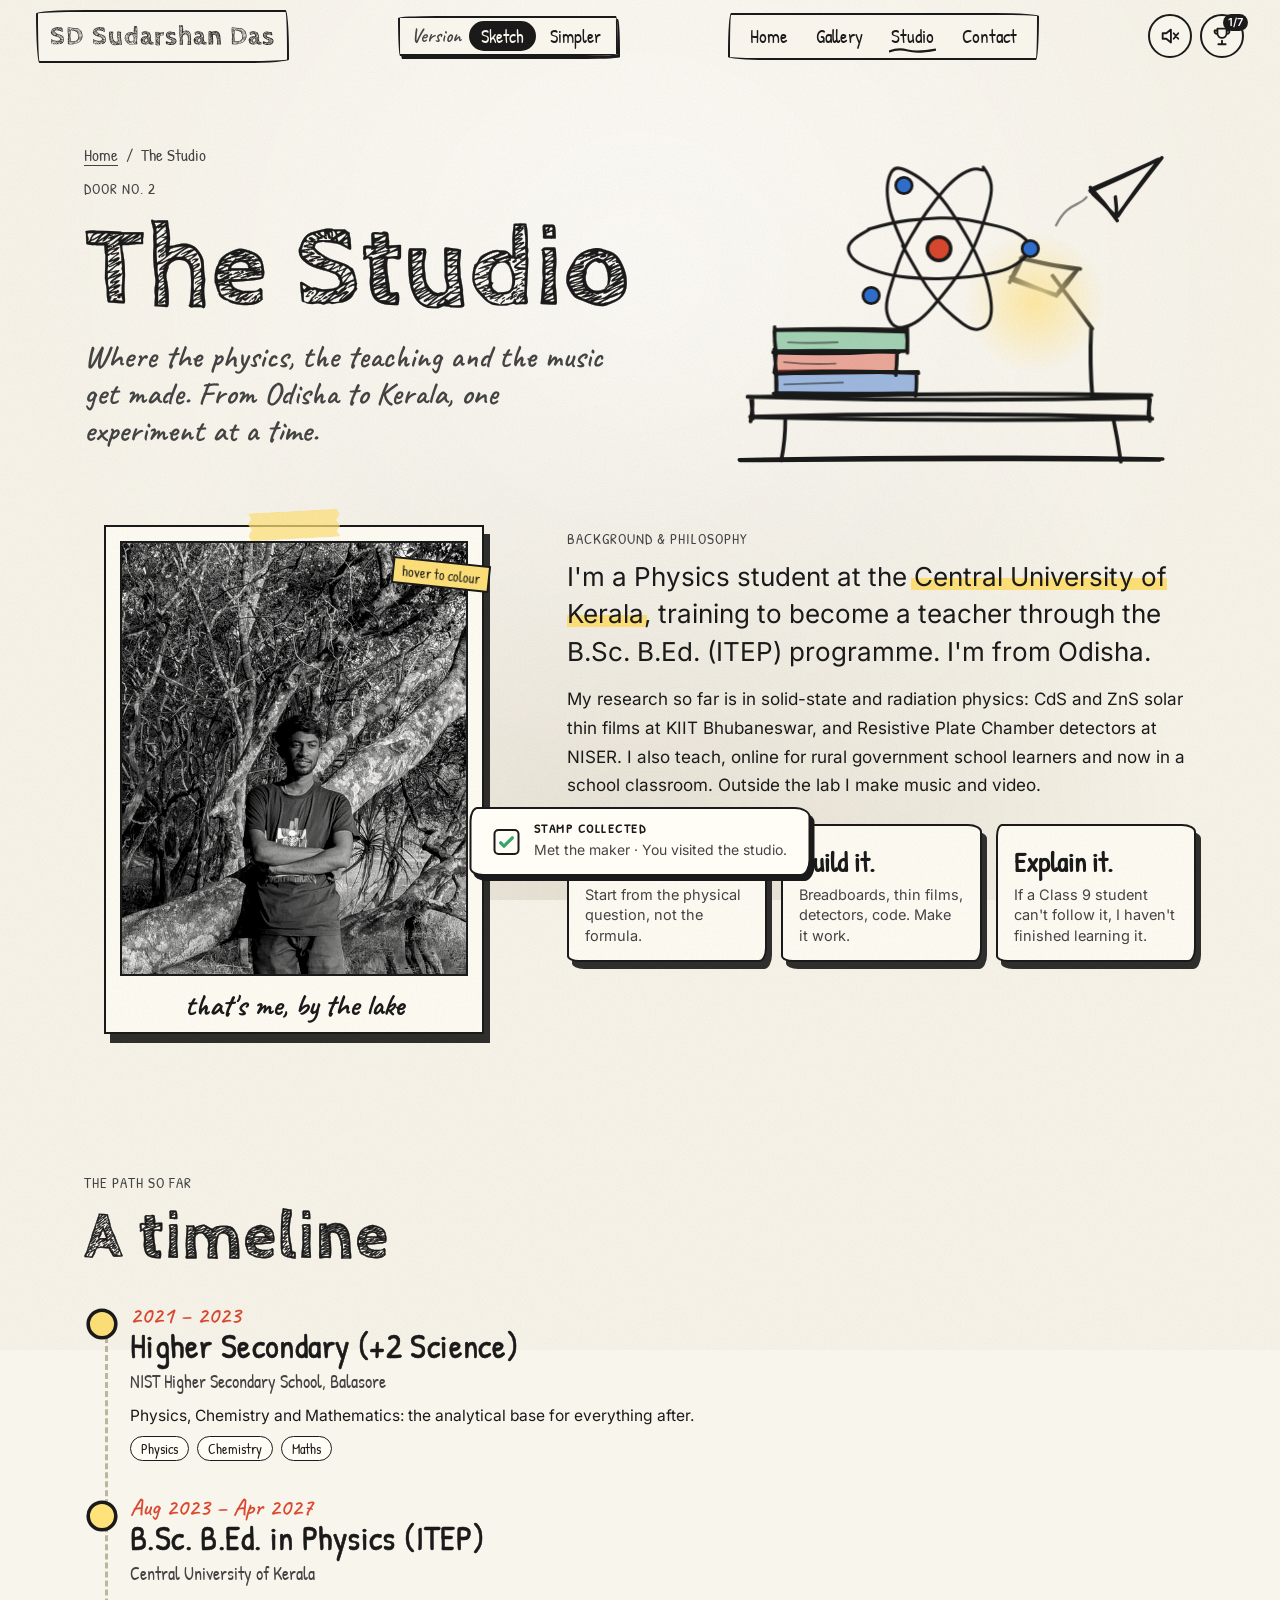
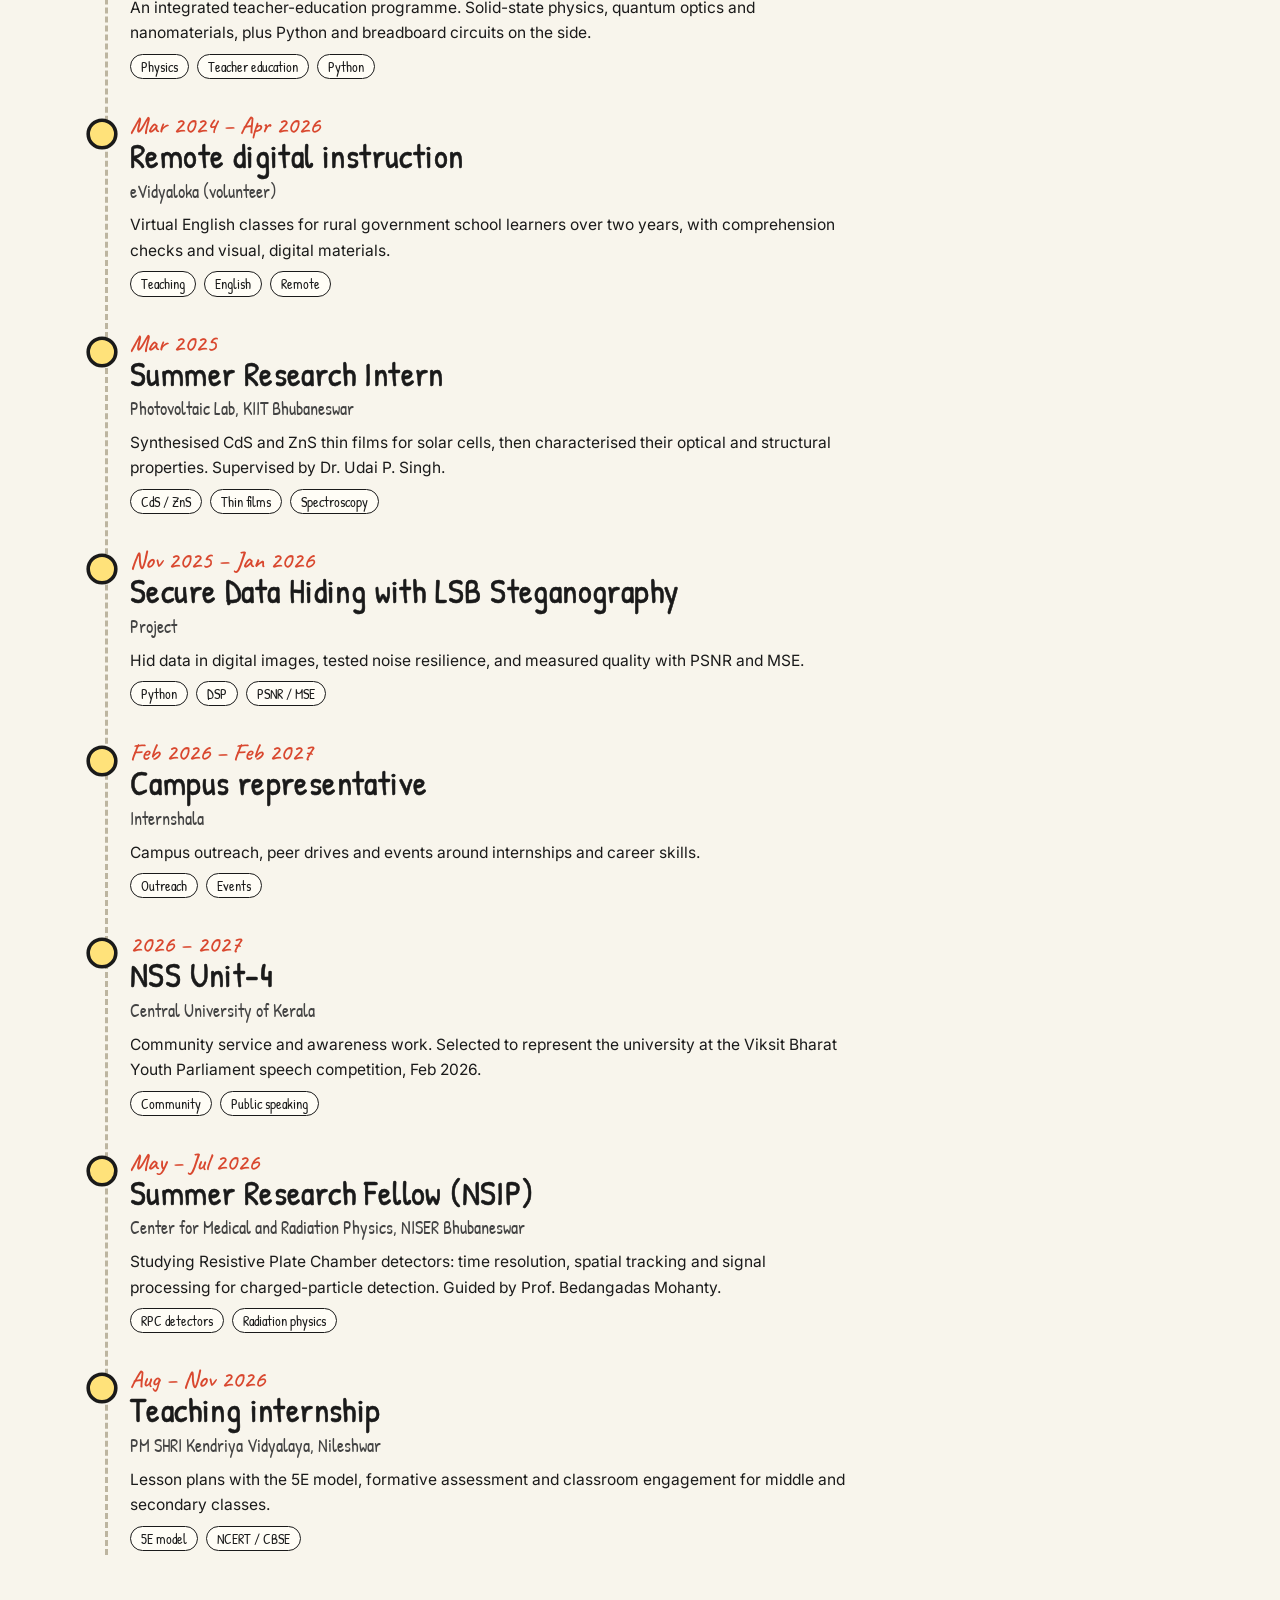
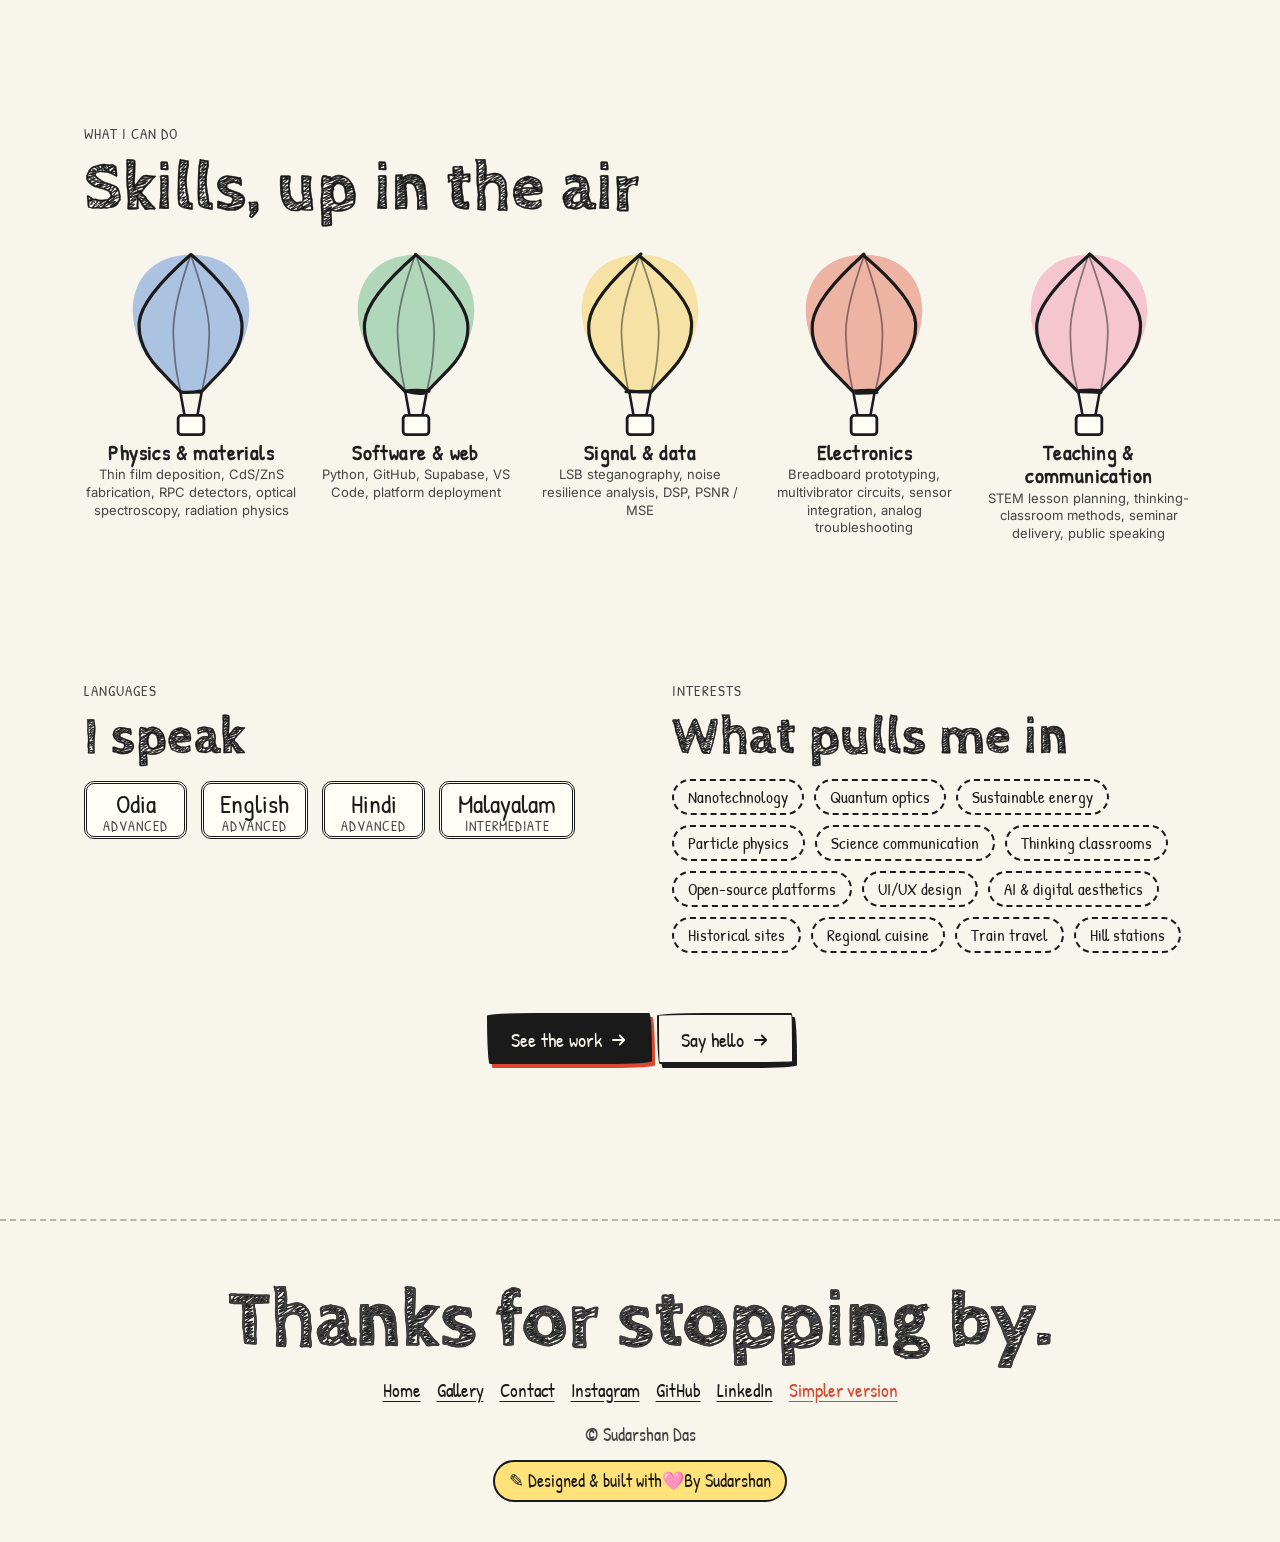
<file: about.html>
<!doctype html>
<html lang="en"><head><meta charset="utf-8"><meta name="viewport" content="width=device-width,initial-scale=1,viewport-fit=cover">
<title>The Studio | Sudarshan Das</title><script>(function(){var K="sd_version";document.addEventListener("click",function(e){var a=e.target.closest&&e.target.closest(".vswitch a");if(!a)return;try{localStorage.setItem(K,a.getAttribute("data-v"))}catch(_){}e.stopImmediatePropagation()},true)})();</script><meta name="description" content="About Sudarshan Das: physics student and teacher-in-training from Odisha, studying at the Central University of Kerala. Timeline, skills, languages and interests."><meta name="theme-color" content="#f8f5ec">
<meta property="og:title" content="The Studio | Sudarshan Das"><meta property="og:description" content="About Sudarshan Das: physics student and teacher-in-training from Odisha, studying at the Central University of Kerala. Timeline, skills, languages and interests."><meta property="og:type" content="website">
<link rel="icon" href="data:image/svg+xml,%3Csvg xmlns='http://www.w3.org/2000/svg' viewBox='0 0 64 64'%3E%3Crect width='64' height='64' rx='14' fill='%23f8f5ec'/%3E%3Ctext x='32' y='43' font-size='30' font-weight='700' text-anchor='middle' font-family='Georgia' fill='%231a1a1a'%3ESD%3C/text%3E%3C/svg%3E">
<link rel="preload" href="assets/fonts/cabin.woff2" as="font" type="font/woff2" crossorigin>
<link rel="stylesheet" href="styles.css"><noscript><style>.pre,.wipe{display:none}.rv,.words span.w>i{opacity:1;transform:none}svg .draw{stroke-dashoffset:0}svg .fillin{opacity:1}.fly{height:auto}.fly-stick{height:auto;position:static}</style></noscript>
</head><body data-page="about">
<a class="skip" href="#main">Skip to content</a>
<svg width=0 height=0 style=position:absolute aria-hidden=true><defs><filter id="shd" x="-30%" y="-30%" width="160%" height="160%"><feDropShadow dx="1" dy="2" stdDeviation="1.6" flood-opacity=".3"/></filter><radialGradient id="glow" cx="50%" cy="60%" r="60%"><stop offset="0" stop-color="#fff4c4"/><stop offset=".6" stop-color="#f6d98a"/><stop offset="1" stop-color="#e9b95a"/></radialGradient><radialGradient id="lamp" cx="50%" cy="50%" r="50%"><stop offset="0" stop-color="#ffe9a0" stop-opacity=".95"/><stop offset="1" stop-color="#ffe9a0" stop-opacity="0"/></radialGradient></defs></svg><div class="progress"></div><div class="cur"></div><div class="cur-dot"></div>
<div class="wipe" id="wipe" aria-hidden="true"><i></i><i></i><i></i><i></i><i></i></div>
<div class="pre" id="pre" aria-hidden="true"><div class="pre-half l"></div><div class="pre-half r"></div><div class="pre-core">
<svg viewBox="0 0 220 90" class="sk-pre"><path class="draw" pathLength="1" d="M10.1 60.3Q40.4 20.5 55.3 43.5Q70.3 66.5 84.9 42.2Q99.4 18.0 115.0 41.1Q130.5 64.2 145.5 42.9Q160.5 21.5 185.2 39.6L210.0 57.7" stroke-width="5" fill="none"/></svg>
<div class="pre-num">00</div><div class="pre-sub">sketching Sudarshan's world&hellip;</div><div class="pre-bar"><i></i></div></div></div><header class="top"><a class="logo" href="index.html" aria-label="Sudarshan Das, home"><b>SD</b><span>Sudarshan Das</span></a>
<div class="vswitch" role="group" aria-label="Choose version"><span class="vlabel" aria-hidden="true">Version</span><a href="index.html" data-v="sketch" title="Sketch (full experience)" class="on" aria-current="true">Sketch</a><a href="simple/" data-v="simple" title="Simpler version">Simpler</a></div>
<nav class="nav" aria-label="Main"><a href="index.html">Home</a><a href="gallery.html">Gallery</a><a href="about.html" aria-current="page">Studio</a><a href="contact.html">Contact</a></nav>
<div class="tools"><button class="tool" id="sound" aria-pressed="false" aria-label="Sound off" title="Sound"><svg viewBox="0 0 24 24"><path d="M4 9v6h4l5 4V5L8 9z"/><path class="wave" d="M16.5 8.5a5 5 0 010 7M19 6a8.5 8.5 0 010 12"/><path class="mute" d="M16 9l5 6M21 9l-5 6"/></svg></button>
<button class="tool" id="ach" aria-expanded="false" aria-label="Stamps collected" title="Stamps"><svg viewBox="0 0 24 24"><path d="M8 21h8M12 17v4M7 4h10v5a5 5 0 01-10 0zM7 6H4a3 3 0 003 4M17 6h3a3 3 0 01-3 4"/></svg><span class="cnt" id="cnt">0/7</span></button></div></header>
<div class="toast" id="toast" role="status" aria-live="polite"><div class="box"><svg viewBox="0 0 24 24"><path d="M5 13l4 4L19 7" fill="none"/></svg></div><div><b>Stamp collected</b><span></span></div></div>
<aside class="panel" id="panel" aria-label="Stamps"><h3>Stamps <button class="x" aria-label="Close">&times;</button></h3><ul></ul></aside>

<main id="main">
<section class="ph"><div><div class="crumbs"><a href="index.html">Home</a> / <span>The Studio</span></div><span class="tag">door no. 2</span><h1 class="words">The Studio</h1>
<p class="lead rv">Where the physics, the teaching and the music get made. From Odisha to Kerala, one experiment at a time.</p></div><div class="art sk"><svg viewBox="0 0 420 300" role="img" aria-label="Sketch of a desk with books, a lamp and an atom" class="art-svg"><path class="draw" pathLength="1" d="M29.8 291.1Q209.2 289.6 388.6 290.5M29.3 290.4Q210.3 286.4 391.3 289.8" stroke-width="3" fill="none" style="--d:0.00s" /><path class="fillin " d="M39.0 236.3Q208.0 240.3 376.9 236.7M38.5 236.6Q207.9 240.8 377.4 236.4M378.9 234.4Q380.6 245.8 380.3 257.1M379.2 234.3Q379.5 243.8 379.8 253.2M377.0 254.5Q209.5 250.6 42.0 254.6M380.1 253.0Q210.0 251.3 40.0 254.9M39.1 252.6Q40.1 244.1 40.4 235.6M39.4 255.9Q39.7 244.8 40.6 233.7Z" fill="#fffdf6" style="--d:0.10s;--o:1" /><path class="draw" pathLength="1" d="M36.4 236.5Q207.2 241.4 378.0 237.1M41.4 236.6Q211.5 232.4 381.5 235.1M379.3 235.2Q380.1 243.0 379.0 250.9M380.3 238.9Q378.6 247.9 380.1 257.0M382.2 255.2Q212.7 258.1 43.2 254.0M380.2 254.0Q209.4 249.2 38.6 253.6M39.0 257.4Q41.0 247.8 40.3 238.1M40.8 255.1Q40.4 246.1 39.3 237.2" stroke-width="3.4" fill="none" style="--d:0.10s" /><path class="draw" pathLength="1" d="M68.6 255.9Q68.7 273.1 65.2 290.7M348.6 253.4Q352.7 272.6 355.4 292.0" stroke-width="3.2" fill="none" style="--d:0.20s" /><path class="fillin " d="M60 216h120v18h-120z" fill="#2f6fd0" style="--d:0.30s;--o:0.45" /><path class="draw" pathLength="1" d="M61.4 216.7Q121.8 216.2 182.2 215.3M62.4 215.0Q122.4 213.6 182.5 216.5M180.4 215.8Q181.1 225.4 180.1 235.0M180.6 216.8Q181.3 226.4 179.9 236.0M178.4 234.3Q118.4 236.9 58.5 233.7M180.0 233.3Q120.1 234.5 60.2 233.2M60.7 235.8Q61.8 226.9 60.8 218.1M60.9 235.9Q60.4 225.0 60.7 214.1" stroke-width="3" fill="none" style="--d:0.30s" /><path class="draw soft" pathLength="1" d="M67.7 226.0Q92.7 225.3 117.8 224.4" stroke-width="1.6" fill="none" style="--d:0.50s" /><path class="fillin " d="M60 198h104v18h-104z" fill="#d9482f" style="--d:0.40s;--o:0.45" /><path class="draw" pathLength="1" d="M62.2 197.5Q114.0 196.1 165.8 198.5M58.5 198.7Q110.4 201.0 162.2 197.2M164.1 199.7Q164.3 207.7 163.0 215.7M163.9 198.8Q164.0 208.4 163.1 218.1M161.2 216.1Q111.3 213.5 61.4 216.7M165.3 215.2Q112.6 214.8 60.0 216.8M60.9 218.4Q60.2 207.3 59.0 196.1M59.1 215.8Q60.8 207.2 60.2 198.6" stroke-width="3" fill="none" style="--d:0.40s" /><path class="draw soft" pathLength="1" d="M67.5 206.9Q89.5 209.3 111.5 208.2" stroke-width="1.6" fill="none" style="--d:0.50s" /><path class="fillin " d="M60 180h112v18h-112z" fill="#3aa56b" style="--d:0.50s;--o:0.45" /><path class="draw" pathLength="1" d="M60.3 179.6Q115.8 178.8 171.4 181.0M60.1 179.3Q115.1 177.7 170.2 179.2M172.9 177.6Q173.3 188.4 173.0 199.1M172.1 180.9Q173.5 188.3 172.6 195.8M170.5 197.6Q114.3 198.3 58.2 198.5M171.7 197.2Q116.6 197.6 61.5 197.8M60.5 196.4Q59.3 188.5 59.2 180.6M60.6 201.0Q59.0 189.0 59.5 177.0" stroke-width="3" fill="none" style="--d:0.50s" /><path class="draw soft" pathLength="1" d="M71.0 190.1Q92.1 191.2 113.3 190.0" stroke-width="1.6" fill="none" style="--d:0.50s" /><path class="draw" pathLength="1" d="M331.1 237.3Q328.6 208.0 330.0 178.7M330.9 178.3Q313.6 154.8 297.1 133.2" stroke-width="3.4" fill="none" style="--d:0.60s" /><path class="draw" pathLength="1" d="M269.8 118.4Q293.4 124.5 316.9 127.6M272.3 118.7Q296.7 124.5 320.7 127.3M317.5 128.6Q308.3 137.7 301.6 147.7M318.5 127.6Q310.5 139.8 300.2 150.4M298.3 149.5Q279.6 142.1 261.4 134.4M298.7 149.0Q279.8 143.1 262.3 136.7M262.8 135.4Q267.9 126.4 271.6 116.9M260.3 138.7Q264.5 128.8 270.9 118.4" stroke-width="3.2" fill="none" style="--d:0.70s" /><circle class="lampglow" cx="282" cy="156" r="60" fill="url(#lamp)"/><g class="spin-slow" style="transform-origin:200px 110px"><g transform="rotate(0 200 110)"><path class="draw" pathLength="1" d="M139.6 93.3Q161.0 87.3 174.1 85.8Q187.2 84.4 200.4 83.8Q213.5 83.3 226.1 85.7Q238.7 88.1 249.8 90.7Q260.9 93.4 267.2 97.1Q273.6 100.8 276.7 105.3Q279.7 109.8 276.3 114.1Q272.9 118.5 266.4 122.9Q260.0 127.4 249.5 129.9Q238.9 132.5 226.3 134.0Q213.6 135.5 200.1 135.6Q186.5 135.8 173.4 134.5Q160.2 133.2 149.5 130.0Q138.8 126.8 132.5 123.1Q126.2 119.4 123.7 114.4Q121.1 109.4 124.1 105.4Q127.0 101.3 133.9 97.3L140.7 93.4" stroke-width="2.6" fill="none" style="--d:0.80s" /></g><g transform="rotate(60 200 110)"><path class="draw" pathLength="1" d="M182.5 134.8Q157.3 132.4 147.7 129.1Q138.0 125.8 132.1 121.8Q126.1 117.7 123.2 112.9Q120.3 108.1 124.3 104.1Q128.2 100.2 135.3 96.3Q142.4 92.3 153.3 89.2Q164.3 86.1 177.7 85.1Q191.0 84.0 204.7 84.2Q218.4 84.4 231.0 86.1Q243.6 87.7 253.6 91.1Q263.6 94.5 269.5 98.6Q275.3 102.7 276.7 107.2Q278.0 111.8 276.0 116.3Q273.9 120.8 265.7 124.5Q257.4 128.2 246.6 131.3Q235.7 134.3 222.7 135.3Q209.8 136.2 195.8 135.9L181.9 135.7" stroke-width="2.6" fill="none" style="--d:1.10s" /></g><g transform="rotate(120 200 110)"><path class="draw" pathLength="1" d="M120.8 112.1Q124.8 102.6 130.8 98.4Q136.8 94.3 147.3 91.6Q157.8 88.9 169.7 86.8Q181.6 84.6 195.2 84.3Q208.9 84.0 221.4 85.8Q233.9 87.5 245.9 89.9Q258.0 92.2 264.6 95.9Q271.2 99.7 274.2 103.8Q277.1 108.0 275.7 112.5Q274.2 117.1 269.2 121.5Q264.2 125.9 253.3 128.5Q242.4 131.1 230.5 133.5Q218.6 136.0 204.7 136.0Q190.8 136.1 178.1 134.8Q165.5 133.6 153.9 131.2Q142.2 128.9 134.3 124.5Q126.3 120.1 124.7 115.7L123.2 111.3" stroke-width="2.6" fill="none" style="--d:1.40s" /></g></g><circle cx="200" cy="110" r="10" fill="#d9482f" stroke="#1a1a1a" stroke-width="3"/><circle cx="278" cy="110" r="7" fill="#2f6fd0" stroke="#1a1a1a" stroke-width="2.4" class="sticker" style="--d:1.2s"/><circle cx="170" cy="56" r="7" fill="#2f6fd0" stroke="#1a1a1a" stroke-width="2.4" class="sticker" style="--d:1.4s"/><circle cx="142" cy="150" r="7" fill="#2f6fd0" stroke="#1a1a1a" stroke-width="2.4" class="sticker" style="--d:1.6s"/><path class="draw" pathLength="1" d="M329.5 59.3Q360.2 46.0 389.5 33.0M329.4 61.0Q358.2 48.5 387.2 33.7M385.9 36.9Q367.9 59.2 353.0 81.9M390.5 32.3Q370.0 58.4 352.0 82.5M352.3 86.0Q341.5 70.6 329.3 57.6M351.1 82.6Q341.4 72.4 329.0 60.3M331.3 63.1Q342.0 72.8 351.6 82.9M351.4 84.8Q352.2 75.3 350.7 65.8" stroke-width="3" fill="none" style="--d:1.40s" /><path class="draw soft" pathLength="1" d="M300 90C310 70 320 74 326 66" stroke-width="2" fill="none" style="--d:1.60s" stroke-dasharray="1"/></svg></div></section>
<section class="sec" style="padding-top:34px"><div class="about-grid">
<figure class="polaroid rv" style="--r:-3deg" tabindex="0" aria-label="Photo of Sudarshan. Tap to colour it in."><span class="tape"></span><span class="tip">hover to colour</span><div class="ph-img"><img class="gray" src="assets/about.jpg" alt="" style="filter:grayscale(1) contrast(1.15)" loading="lazy"><img class="color" src="assets/about.jpg" alt="Sudarshan Das by a lake at golden hour" loading="lazy"></div><figcaption>that's me, by the lake</figcaption></figure>
<div class="bio"><span class="tag rv">background &amp; philosophy</span><p class="big rv">I'm a Physics student at the <span class="hl">Central University of Kerala</span>, training to become a teacher through the B.Sc. B.Ed. (ITEP) programme. I'm from Odisha.</p>
<p class="rv">My research so far is in solid-state and radiation physics: CdS and ZnS solar thin films at KIIT Bhubaneswar, and Resistive Plate Chamber detectors at NISER. I also teach, online for rural government school learners and now in a school classroom. Outside the lab I make music and video.</p>
<div class="principles"><div class="pr paper rv" style="--r:-1.5deg"><b>Understand it.</b><span>Start from the physical question, not the formula.</span></div><div class="pr paper rv" style="--r:1deg;--rd:.1s"><b>Build it.</b><span>Breadboards, thin films, detectors, code. Make it work.</span></div><div class="pr paper rv" style="--r:-.5deg;--rd:.2s"><b>Explain it.</b><span>If a Class 9 student can't follow it, I haven't finished learning it.</span></div></div></div></div></section>
<section class="sec" style="padding-top:20px"><div class="sec-h"><div><span class="tag">the path so far</span><h2 class="words">A timeline</h2></div></div>
<div class="tl"><div class="tl-line" aria-hidden="true"><i></i></div><div class="tl-item"><div class="when">2021 – 2023</div><h3>Higher Secondary (+2 Science)</h3><div class="org">NIST Higher Secondary School, Balasore</div><p>Physics, Chemistry and Mathematics: the analytical base for everything after.</p><div class="chips"><span class=mini>Physics</span><span class=mini>Chemistry</span><span class=mini>Maths</span></div></div><div class="tl-item"><div class="when">Aug 2023 – Apr 2027</div><h3>B.Sc. B.Ed. in Physics (ITEP)</h3><div class="org">Central University of Kerala</div><p>An integrated teacher-education programme. Solid-state physics, quantum optics and nanomaterials, plus Python and breadboard circuits on the side.</p><div class="chips"><span class=mini>Physics</span><span class=mini>Teacher education</span><span class=mini>Python</span></div></div><div class="tl-item"><div class="when">Mar 2024 – Apr 2026</div><h3>Remote digital instruction</h3><div class="org">eVidyaloka (volunteer)</div><p>Virtual English classes for rural government school learners over two years, with comprehension checks and visual, digital materials.</p><div class="chips"><span class=mini>Teaching</span><span class=mini>English</span><span class=mini>Remote</span></div></div><div class="tl-item"><div class="when">Mar 2025</div><h3>Summer Research Intern</h3><div class="org">Photovoltaic Lab, KIIT Bhubaneswar</div><p>Synthesised CdS and ZnS thin films for solar cells, then characterised their optical and structural properties. Supervised by Dr. Udai P. Singh.</p><div class="chips"><span class=mini>CdS / ZnS</span><span class=mini>Thin films</span><span class=mini>Spectroscopy</span></div></div><div class="tl-item"><div class="when">Nov 2025 – Jan 2026</div><h3>Secure Data Hiding with LSB Steganography</h3><div class="org">Project</div><p>Hid data in digital images, tested noise resilience, and measured quality with PSNR and MSE.</p><div class="chips"><span class=mini>Python</span><span class=mini>DSP</span><span class=mini>PSNR / MSE</span></div></div><div class="tl-item"><div class="when">Feb 2026 – Feb 2027</div><h3>Campus representative</h3><div class="org">Internshala</div><p>Campus outreach, peer drives and events around internships and career skills.</p><div class="chips"><span class=mini>Outreach</span><span class=mini>Events</span></div></div><div class="tl-item"><div class="when">2026 – 2027</div><h3>NSS Unit-4</h3><div class="org">Central University of Kerala</div><p>Community service and awareness work. Selected to represent the university at the Viksit Bharat Youth Parliament speech competition, Feb 2026.</p><div class="chips"><span class=mini>Community</span><span class=mini>Public speaking</span></div></div><div class="tl-item"><div class="when">May – Jul 2026</div><h3>Summer Research Fellow (NSIP)</h3><div class="org">Center for Medical and Radiation Physics, NISER Bhubaneswar</div><p>Studying Resistive Plate Chamber detectors: time resolution, spatial tracking and signal processing for charged-particle detection. Guided by Prof. Bedangadas Mohanty.</p><div class="chips"><span class=mini>RPC detectors</span><span class=mini>Radiation physics</span></div></div><div class="tl-item"><div class="when">Aug – Nov 2026</div><h3>Teaching internship</h3><div class="org">PM SHRI Kendriya Vidyalaya, Nileshwar</div><p>Lesson plans with the 5E model, formative assessment and classroom engagement for middle and secondary classes.</p><div class="chips"><span class=mini>5E model</span><span class=mini>NCERT / CBSE</span></div></div></div></section>
<section class="sec" style="padding-top:20px"><div class="sec-h"><div><span class="tag">what I can do</span><h2 class="words">Skills, up in the air</h2></div></div><div class="balloons"><div class="bal rv" style="--fd:0.0s;--rd:0.0s" tabindex="0"><svg viewBox="0 0 140 182" aria-hidden="true"><g class="shape"><path d="M70 10C20 10 4 56 24 96C34 116 52 130 60 138H80C88 130 106 116 116 96C136 56 120 10 70 10Z" fill="#2f6fd0" fill-opacity=".38"/><path d="M69.6 10.1Q23.5 50.6 21.7 73.1Q19.9 95.7 40.3 117.1L60.8 138.6" fill="none" stroke="#1a1a1a" stroke-width="3" stroke-linecap="round"/><path d="M70.7 10.3Q115.4 49.8 117.4 73.2Q119.5 96.6 99.3 117.6L79.1 138.6" fill="none" stroke="#1a1a1a" stroke-width="3" stroke-linecap="round"/><path d="M62.3 138.5Q70.6 138.6 78.9 138.1M61.1 138.2Q69.7 139.3 78.3 137.3" stroke="#1a1a1a" stroke-width="3" fill="none" stroke-linecap="round"/><path d="M69.5 10.6Q52.6 59.6 53.5 84.6Q54.5 109.6 57.3 123.5L60.2 137.5" fill="none" stroke="#1a1a1a" stroke-width="1.6" opacity=".5"/><path d="M69.7 10.0Q87.8 60.5 87.0 84.9Q86.2 109.3 83.1 123.4L80.1 137.4" fill="none" stroke="#1a1a1a" stroke-width="1.6" opacity=".5"/></g><path d="M60 138L64 160M80 138L76 160" stroke="#1a1a1a" stroke-width="2.4" fill="none"/><rect x="58" y="160" width="24" height="18" rx="3" fill="#fffdf6" stroke="#1a1a1a" stroke-width="2.6"/></svg><h3>Physics & materials</h3><p>Thin film deposition, CdS/ZnS fabrication, RPC detectors, optical spectroscopy, radiation physics</p></div><div class="bal rv" style="--fd:0.7s;--rd:0.08s" tabindex="0"><svg viewBox="0 0 140 182" aria-hidden="true"><g class="shape"><path d="M70 10C20 10 4 56 24 96C34 116 52 130 60 138H80C88 130 106 116 116 96C136 56 120 10 70 10Z" fill="#3aa56b" fill-opacity=".38"/><path d="M70.0 10.1Q24.6 49.7 22.1 73.0Q19.7 96.4 39.8 117.1L60.0 137.7" fill="none" stroke="#1a1a1a" stroke-width="3" stroke-linecap="round"/><path d="M69.8 9.7Q115.4 50.3 118.1 73.3Q120.8 96.4 100.5 117.0L80.3 137.7" fill="none" stroke="#1a1a1a" stroke-width="3" stroke-linecap="round"/><path d="M61.0 137.5Q69.2 140.0 77.3 139.2M59.6 137.2Q70.9 136.0 82.1 137.4" stroke="#1a1a1a" stroke-width="3" fill="none" stroke-linecap="round"/><path d="M69.4 9.8Q51.3 59.8 52.9 85.3Q54.5 110.7 57.2 124.1L59.9 137.4" fill="none" stroke="#1a1a1a" stroke-width="1.6" opacity=".5"/><path d="M69.8 9.4Q87.6 60.2 86.9 84.7Q86.2 109.3 83.1 123.6L80.0 137.9" fill="none" stroke="#1a1a1a" stroke-width="1.6" opacity=".5"/></g><path d="M60 138L64 160M80 138L76 160" stroke="#1a1a1a" stroke-width="2.4" fill="none"/><rect x="58" y="160" width="24" height="18" rx="3" fill="#fffdf6" stroke="#1a1a1a" stroke-width="2.6"/></svg><h3>Software & web</h3><p>Python, GitHub, Supabase, VS Code, platform deployment</p></div><div class="bal rv" style="--fd:1.4s;--rd:0.16s" tabindex="0"><svg viewBox="0 0 140 182" aria-hidden="true"><g class="shape"><path d="M70 10C20 10 4 56 24 96C34 116 52 130 60 138H80C88 130 106 116 116 96C136 56 120 10 70 10Z" fill="#f2c230" fill-opacity=".38"/><path d="M70.8 9.4Q24.9 49.5 22.4 73.1Q19.9 96.8 39.8 117.4L59.7 138.0" fill="none" stroke="#1a1a1a" stroke-width="3" stroke-linecap="round"/><path d="M69.4 10.9Q116.9 49.4 118.1 72.7Q119.3 95.9 99.7 117.2L80.0 138.5" fill="none" stroke="#1a1a1a" stroke-width="3" stroke-linecap="round"/><path d="M60.1 137.3Q69.8 138.1 79.4 138.1M57.0 137.9Q68.5 137.5 80.0 137.5" stroke="#1a1a1a" stroke-width="3" fill="none" stroke-linecap="round"/><path d="M70.3 9.7Q51.5 60.3 52.8 85.2Q54.1 110.1 56.7 123.9L59.3 137.6" fill="none" stroke="#1a1a1a" stroke-width="1.6" opacity=".5"/><path d="M69.4 9.8Q88.6 60.7 87.5 85.3Q86.5 109.8 83.3 124.2L80.1 138.6" fill="none" stroke="#1a1a1a" stroke-width="1.6" opacity=".5"/></g><path d="M60 138L64 160M80 138L76 160" stroke="#1a1a1a" stroke-width="2.4" fill="none"/><rect x="58" y="160" width="24" height="18" rx="3" fill="#fffdf6" stroke="#1a1a1a" stroke-width="2.6"/></svg><h3>Signal & data</h3><p>LSB steganography, noise resilience analysis, DSP, PSNR / MSE</p></div><div class="bal rv" style="--fd:2.0999999999999996s;--rd:0.24s" tabindex="0"><svg viewBox="0 0 140 182" aria-hidden="true"><g class="shape"><path d="M70 10C20 10 4 56 24 96C34 116 52 130 60 138H80C88 130 106 116 116 96C136 56 120 10 70 10Z" fill="#d9482f" fill-opacity=".38"/><path d="M69.9 9.6Q24.8 50.0 22.0 73.2Q19.2 96.5 39.2 117.0L59.2 137.4" fill="none" stroke="#1a1a1a" stroke-width="3" stroke-linecap="round"/><path d="M69.2 10.2Q116.7 50.2 118.1 73.4Q119.5 96.7 100.1 117.2L80.7 137.7" fill="none" stroke="#1a1a1a" stroke-width="3" stroke-linecap="round"/><path d="M62.6 139.1Q72.3 139.2 82.0 138.6M60.4 137.2Q71.1 136.4 81.9 136.8" stroke="#1a1a1a" stroke-width="3" fill="none" stroke-linecap="round"/><path d="M70.7 9.4Q52.1 60.6 53.1 85.6Q54.2 110.6 57.0 124.3L59.8 137.9" fill="none" stroke="#1a1a1a" stroke-width="1.6" opacity=".5"/><path d="M69.8 9.8Q87.8 59.4 87.2 84.9Q86.7 110.3 83.5 124.2L80.3 138.0" fill="none" stroke="#1a1a1a" stroke-width="1.6" opacity=".5"/></g><path d="M60 138L64 160M80 138L76 160" stroke="#1a1a1a" stroke-width="2.4" fill="none"/><rect x="58" y="160" width="24" height="18" rx="3" fill="#fffdf6" stroke="#1a1a1a" stroke-width="2.6"/></svg><h3>Electronics</h3><p>Breadboard prototyping, multivibrator circuits, sensor integration, analog troubleshooting</p></div><div class="bal rv" style="--fd:2.8s;--rd:0.32s" tabindex="0"><svg viewBox="0 0 140 182" aria-hidden="true"><g class="shape"><path d="M70 10C20 10 4 56 24 96C34 116 52 130 60 138H80C88 130 106 116 116 96C136 56 120 10 70 10Z" fill="#ee7aa0" fill-opacity=".38"/><path d="M70.0 10.3Q23.8 50.8 21.4 73.9Q19.1 96.9 39.7 117.8L60.4 138.6" fill="none" stroke="#1a1a1a" stroke-width="3" stroke-linecap="round"/><path d="M70.6 9.4Q116.6 50.3 118.0 73.5Q119.3 96.7 99.6 117.6L79.9 138.4" fill="none" stroke="#1a1a1a" stroke-width="3" stroke-linecap="round"/><path d="M61.2 136.9Q70.6 135.9 80.1 136.8M62.5 137.7Q71.8 137.7 81.1 138.6" stroke="#1a1a1a" stroke-width="3" fill="none" stroke-linecap="round"/><path d="M69.7 9.8Q52.0 59.5 52.6 84.7Q53.3 110.0 56.4 123.7L59.6 137.4" fill="none" stroke="#1a1a1a" stroke-width="1.6" opacity=".5"/><path d="M69.7 10.2Q88.5 59.3 87.5 84.5Q86.4 109.7 83.5 124.1L80.5 138.6" fill="none" stroke="#1a1a1a" stroke-width="1.6" opacity=".5"/></g><path d="M60 138L64 160M80 138L76 160" stroke="#1a1a1a" stroke-width="2.4" fill="none"/><rect x="58" y="160" width="24" height="18" rx="3" fill="#fffdf6" stroke="#1a1a1a" stroke-width="2.6"/></svg><h3>Teaching & communication</h3><p>STEM lesson planning, thinking-classroom methods, seminar delivery, public speaking</p></div></div></section>
<section class="sec" style="padding-top:20px"><div class="two"><div><span class="tag">languages</span><h2 class="words" style="font-size:clamp(30px,5vw,52px)">I speak</h2><div class="lang">
<div class="stamp rv" style="--r:-3deg">Odia<small>advanced</small></div><div class="stamp rv" style="--r:2deg;--rd:.08s">English<small>advanced</small></div><div class="stamp rv" style="--r:-1deg;--rd:.16s">Hindi<small>advanced</small></div><div class="stamp rv" style="--r:3deg;--rd:.24s">Malayalam<small>intermediate</small></div></div></div>
<div><span class="tag">interests</span><h2 class="words" style="font-size:clamp(30px,5vw,52px)">What pulls me in</h2><div class="int rv"><span>Nanotechnology</span><span>Quantum optics</span><span>Sustainable energy</span><span>Particle physics</span><span>Science communication</span><span>Thinking classrooms</span><span>Open-source platforms</span><span>UI/UX design</span><span>AI &amp; digital aesthetics</span><span>Historical sites</span><span>Regional cuisine</span><span>Train travel</span><span>Hill stations</span></div></div></div>
<div style="text-align:center;margin-top:60px" class="rv"><a class="btn dark" href="gallery.html">See the work <svg viewBox="0 0 24 24"><path d="M4 12h15M13 6l6 6-6 6"/></svg></a> <a class="btn" href="contact.html">Say hello <svg viewBox="0 0 24 24"><path d="M4 12h15M13 6l6 6-6 6"/></svg></a></div></section>
</main><footer class="foot"><p class="big rv">Thanks for stopping by.</p>
<nav aria-label="Footer"><a href="index.html">Home</a><a href="gallery.html">Gallery</a><a href="contact.html">Contact</a><a href="https://www.instagram.com/sudarshan.4u/" target="_blank" rel="noopener">Instagram</a><a href="https://github.com/Darshan-143" target="_blank" rel="noopener">GitHub</a><a href="https://www.linkedin.com/in/darshan4u-/" target="_blank" rel="noopener">LinkedIn</a><a href="simple/" data-v="simple" class="vfoot">Simpler version</a></nav>
<p>&copy; Sudarshan Das</p><div class="built">&#9998; Designed &amp; built with🩷By Sudarshan</div></footer>
<script src="site.js" defer></script></body></html>
</file>
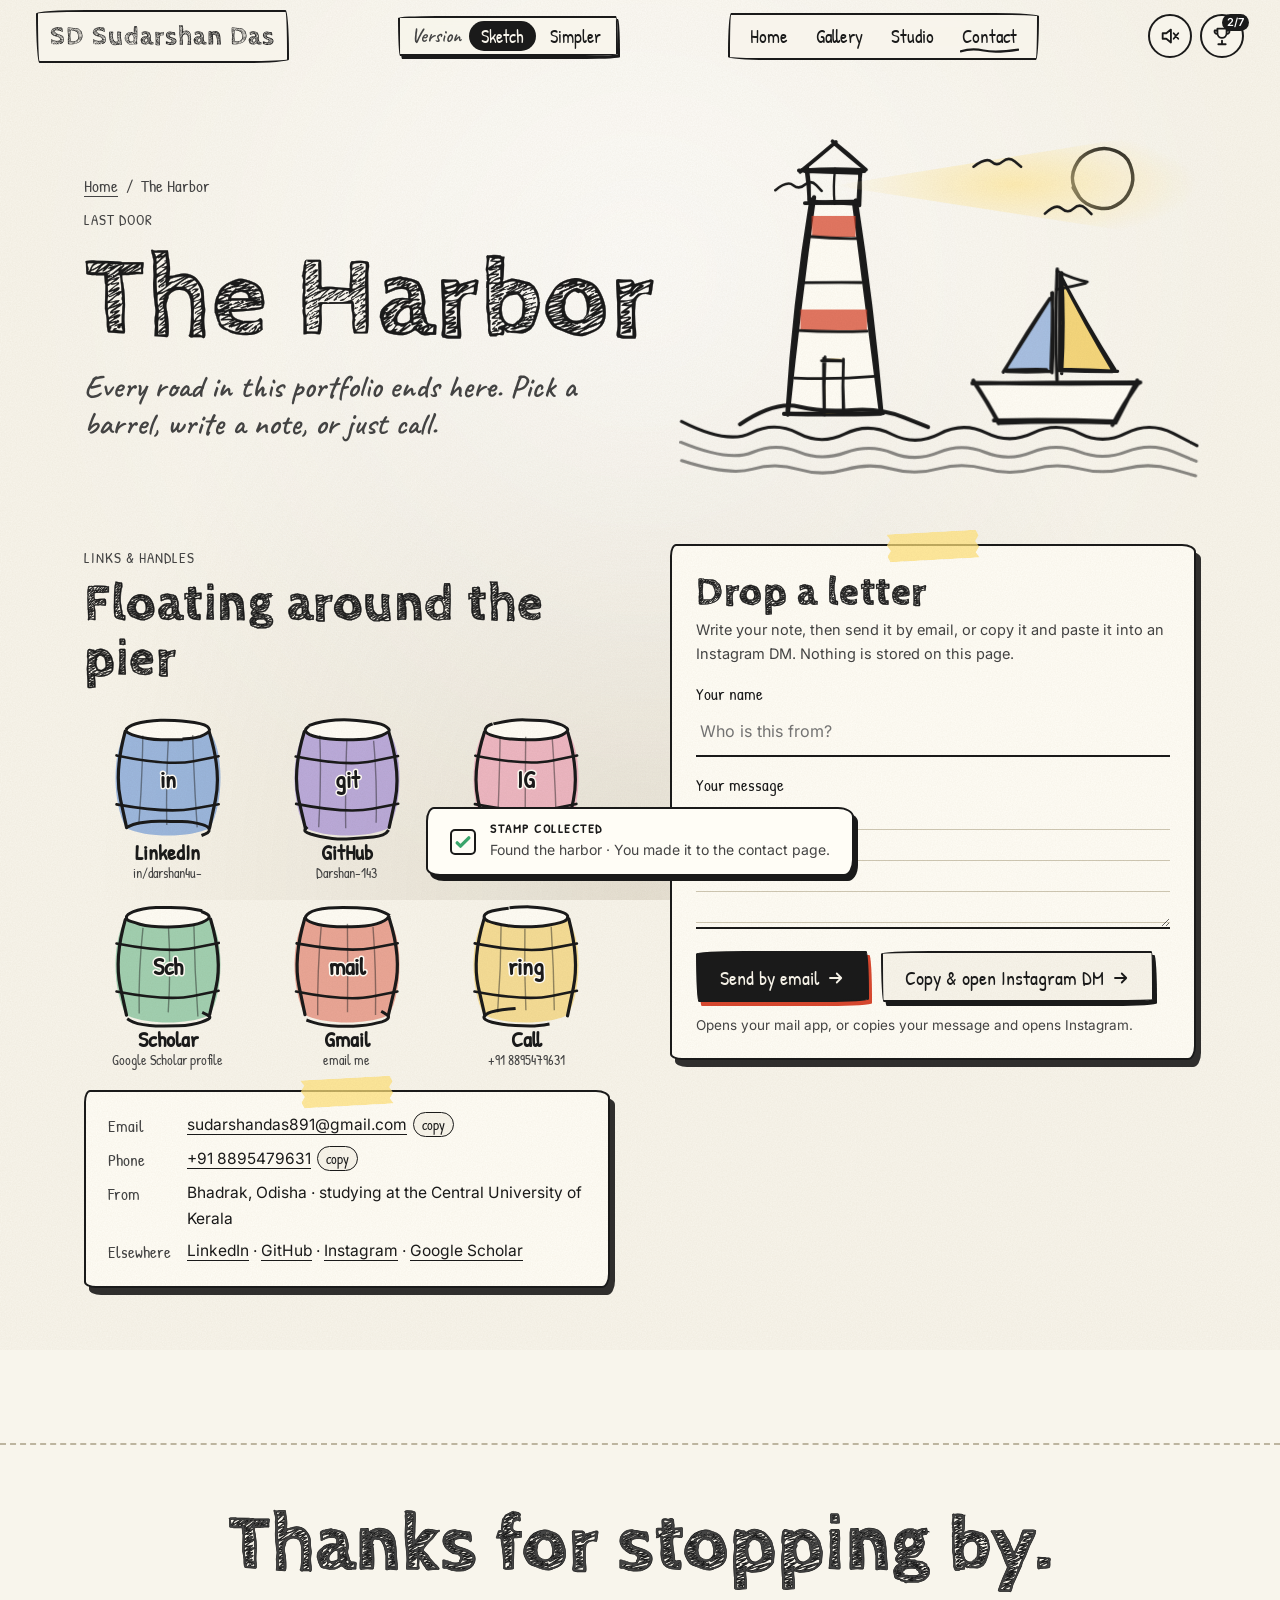
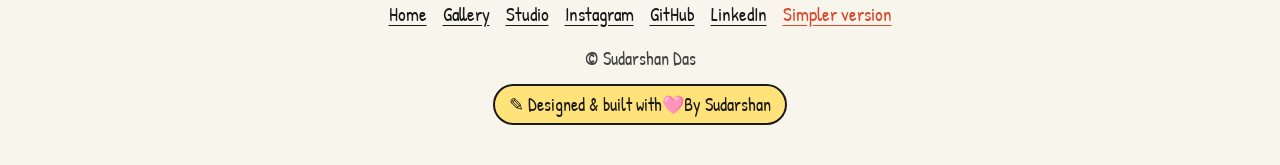
<file: contact.html>
<!doctype html>
<html lang="en"><head><meta charset="utf-8"><meta name="viewport" content="width=device-width,initial-scale=1,viewport-fit=cover">
<title>The Harbor | Contact Sudarshan Das</title><script>(function(){var K="sd_version";document.addEventListener("click",function(e){var a=e.target.closest&&e.target.closest(".vswitch a");if(!a)return;try{localStorage.setItem(K,a.getAttribute("data-v"))}catch(_){}e.stopImmediatePropagation()},true)})();</script><meta name="description" content="Contact Sudarshan Das: phone, email, LinkedIn, GitHub, Instagram and Google Scholar."><meta name="theme-color" content="#f8f5ec">
<meta property="og:title" content="The Harbor | Contact Sudarshan Das"><meta property="og:description" content="Contact Sudarshan Das: phone, email, LinkedIn, GitHub, Instagram and Google Scholar."><meta property="og:type" content="website">
<link rel="icon" href="data:image/svg+xml,%3Csvg xmlns='http://www.w3.org/2000/svg' viewBox='0 0 64 64'%3E%3Crect width='64' height='64' rx='14' fill='%23f8f5ec'/%3E%3Ctext x='32' y='43' font-size='30' font-weight='700' text-anchor='middle' font-family='Georgia' fill='%231a1a1a'%3ESD%3C/text%3E%3C/svg%3E">
<link rel="preload" href="assets/fonts/cabin.woff2" as="font" type="font/woff2" crossorigin>
<link rel="stylesheet" href="styles.css"><noscript><style>.pre,.wipe{display:none}.rv,.words span.w>i{opacity:1;transform:none}svg .draw{stroke-dashoffset:0}svg .fillin{opacity:1}.fly{height:auto}.fly-stick{height:auto;position:static}</style></noscript>
</head><body data-page="contact">
<a class="skip" href="#main">Skip to content</a>
<svg width=0 height=0 style=position:absolute aria-hidden=true><defs><filter id="shd" x="-30%" y="-30%" width="160%" height="160%"><feDropShadow dx="1" dy="2" stdDeviation="1.6" flood-opacity=".3"/></filter><radialGradient id="glow" cx="50%" cy="60%" r="60%"><stop offset="0" stop-color="#fff4c4"/><stop offset=".6" stop-color="#f6d98a"/><stop offset="1" stop-color="#e9b95a"/></radialGradient><radialGradient id="lamp" cx="50%" cy="50%" r="50%"><stop offset="0" stop-color="#ffe9a0" stop-opacity=".95"/><stop offset="1" stop-color="#ffe9a0" stop-opacity="0"/></radialGradient></defs></svg><div class="progress"></div><div class="cur"></div><div class="cur-dot"></div>
<div class="wipe" id="wipe" aria-hidden="true"><i></i><i></i><i></i><i></i><i></i></div>
<div class="pre" id="pre" aria-hidden="true"><div class="pre-half l"></div><div class="pre-half r"></div><div class="pre-core">
<svg viewBox="0 0 220 90" class="sk-pre"><path class="draw" pathLength="1" d="M10.1 60.3Q40.4 20.5 55.3 43.5Q70.3 66.5 84.9 42.2Q99.4 18.0 115.0 41.1Q130.5 64.2 145.5 42.9Q160.5 21.5 185.2 39.6L210.0 57.7" stroke-width="5" fill="none"/></svg>
<div class="pre-num">00</div><div class="pre-sub">sketching Sudarshan's world&hellip;</div><div class="pre-bar"><i></i></div></div></div><header class="top"><a class="logo" href="index.html" aria-label="Sudarshan Das, home"><b>SD</b><span>Sudarshan Das</span></a>
<div class="vswitch" role="group" aria-label="Choose version"><span class="vlabel" aria-hidden="true">Version</span><a href="index.html" data-v="sketch" title="Sketch (full experience)" class="on" aria-current="true">Sketch</a><a href="simple/" data-v="simple" title="Simpler version">Simpler</a></div>
<nav class="nav" aria-label="Main"><a href="index.html">Home</a><a href="gallery.html">Gallery</a><a href="about.html">Studio</a><a href="contact.html" aria-current="page">Contact</a></nav>
<div class="tools"><button class="tool" id="sound" aria-pressed="false" aria-label="Sound off" title="Sound"><svg viewBox="0 0 24 24"><path d="M4 9v6h4l5 4V5L8 9z"/><path class="wave" d="M16.5 8.5a5 5 0 010 7M19 6a8.5 8.5 0 010 12"/><path class="mute" d="M16 9l5 6M21 9l-5 6"/></svg></button>
<button class="tool" id="ach" aria-expanded="false" aria-label="Stamps collected" title="Stamps"><svg viewBox="0 0 24 24"><path d="M8 21h8M12 17v4M7 4h10v5a5 5 0 01-10 0zM7 6H4a3 3 0 003 4M17 6h3a3 3 0 01-3 4"/></svg><span class="cnt" id="cnt">0/7</span></button></div></header>
<div class="toast" id="toast" role="status" aria-live="polite"><div class="box"><svg viewBox="0 0 24 24"><path d="M5 13l4 4L19 7" fill="none"/></svg></div><div><b>Stamp collected</b><span></span></div></div>
<aside class="panel" id="panel" aria-label="Stamps"><h3>Stamps <button class="x" aria-label="Close">&times;</button></h3><ul></ul></aside>

<main id="main">
<section class="ph"><div><div class="crumbs"><a href="index.html">Home</a> / <span>The Harbor</span></div><span class="tag">last door</span><h1 class="words">The Harbor</h1>
<p class="lead rv">Every road in this portfolio ends here. Pick a barrel, write a note, or just call.</p></div><div class="art sk"><svg viewBox="0 0 420 320" role="img" aria-label="Sketch of a lighthouse and a sailing ship" class="art-svg"><path class="draw" pathLength="1" d="M319.8 65.6Q315.3 57.9 314.4 53.5Q313.5 49.1 314.7 44.4Q316.0 39.6 318.6 35.8Q321.2 31.9 324.7 29.7Q328.3 27.4 332.8 25.8Q337.3 24.3 341.5 24.4Q345.7 24.6 350.3 26.2Q355.0 27.8 358.2 30.7Q361.5 33.6 363.2 37.9Q364.9 42.2 365.5 46.8Q366.1 51.3 364.9 55.6Q363.7 59.9 361.3 63.9Q359.0 67.8 355.2 70.5Q351.5 73.2 347.6 74.7Q343.7 76.1 338.9 75.6Q334.1 75.0 330.0 73.4Q325.9 71.8 322.6 68.8Q319.3 65.8 316.9 61.7L314.6 57.7" stroke-width="3" fill="none" style="--d:1.00s" /><path class="fillin " d="M70 250L92 70H128L150 250Z" fill="#fffdf6" style="--d:0.10s;--o:1" /><path class="draw" pathLength="1" d="M70.7 251.9Q80.2 158.7 93.2 66.0M70.6 248.6Q76.2 158.3 91.0 67.9M94.2 70.6Q112.5 69.8 130.8 69.9M89.8 70.5Q109.8 70.1 129.8 71.3M128.9 68.7Q142.9 159.6 150.8 249.8M127.6 72.4Q138.6 160.2 150.1 248.1M150.5 251.0Q109.0 252.1 67.6 251.1M152.1 250.5Q111.4 251.3 70.6 250.8" stroke-width="3.6" fill="none" style="--d:0.10s" /><path class="fillin " d="M91.33333333333333 82L128.66666666666666 82L128.66666666666666 100L91.33333333333333 100Z" fill="#d9482f" style="--d:0.40s;--o:0.75" /><path class="draw" pathLength="1" d="M88.6 99.5Q109.5 101.5 130.4 101.2" stroke-width="2.4" fill="none" style="--d:0.40s" /><path class="fillin " d="M86.44444444444444 122L133.55555555555554 122L133.55555555555554 140L86.44444444444444 140Z" fill="#fffdf6" style="--d:0.50s;--o:0" /><path class="draw" pathLength="1" d="M82.0 139.0Q108.0 138.8 134.0 138.9" stroke-width="2.4" fill="none" style="--d:0.50s" /><path class="fillin " d="M81.55555555555556 162L138.44444444444446 162L138.44444444444446 180L81.55555555555556 180Z" fill="#d9482f" style="--d:0.60s;--o:0.75" /><path class="draw" pathLength="1" d="M78.8 179.9Q108.7 181.6 138.7 180.4" stroke-width="2.4" fill="none" style="--d:0.60s" /><path class="fillin " d="M76.66666666666666 202L143.33333333333334 202L143.33333333333334 220L76.66666666666666 220Z" fill="#fffdf6" style="--d:0.70s;--o:0" /><path class="draw" pathLength="1" d="M76.3 220.5Q110.8 222.0 145.2 219.0" stroke-width="2.4" fill="none" style="--d:0.70s" /><path class="fillin " d="M89.4 43.5Q110.6 43.7 131.9 44.8M88.5 44.5Q109.3 45.4 130.0 43.8M131.4 42.9Q130.9 56.1 131.8 69.4M131.8 44.9Q132.9 56.4 132.6 67.8M134.0 70.6Q111.3 71.7 88.7 70.6M130.6 69.4Q110.1 70.4 89.6 69.4M87.0 70.2Q87.4 55.6 87.6 41.0M87.4 66.2Q87.5 54.5 87.7 42.8Z" fill="#ffe9a0" style="--d:0.80s;--o:1" /><path class="draw" pathLength="1" d="M85.8 43.8Q108.4 44.6 131.0 45.2M86.1 42.8Q109.7 41.1 133.4 42.7M133.1 43.5Q131.4 56.5 131.1 69.5M132.4 44.4Q132.8 58.7 132.0 73.0M130.8 70.3Q111.0 71.9 91.2 69.6M132.0 70.4Q108.7 70.5 85.3 71.1M89.2 69.7Q88.8 56.9 86.9 44.1M89.0 68.7Q89.4 54.6 87.3 40.5" stroke-width="3.2" fill="none" style="--d:0.80s" /><path class="draw" pathLength="1" d="M81.3 44.3Q96.3 32.1 111.5 19.1M82.6 43.3Q97.7 30.7 111.9 18.7M109.0 18.2Q122.7 29.0 136.4 41.6M110.0 19.6Q123.6 31.4 137.6 42.5M136.2 43.7Q108.2 44.4 80.2 43.1M134.6 43.7Q109.1 42.7 83.6 43.2" stroke-width="3.2" fill="none" style="--d:0.90s" /><path class="draw" pathLength="1" d="M111.2 41.6Q109.3 56.6 110.8 71.7" stroke-width="2" fill="none" style="--d:1.00s" /><path class="fillin " d="M101.6 206.0Q110.1 203.9 118.5 204.4M102.2 204.1Q109.5 203.3 116.9 204.1M118.1 204.2Q117.0 225.6 118.2 247.1M118.1 206.3Q119.1 226.5 117.0 246.7M121.0 249.2Q111.3 248.6 101.5 250.4M115.0 250.4Q107.6 249.5 100.3 250.8M102.9 252.4Q103.3 230.3 101.8 208.1M101.6 251.2Q101.0 226.4 102.4 201.6Z" fill="#e8c14f" style="--d:0.90s;--o:0.8" /><path class="draw" pathLength="1" d="M99.5 205.8Q108.7 205.8 117.9 205.9M104.4 205.0Q110.2 205.3 115.9 205.6M118.3 204.3Q117.3 226.6 118.7 248.9M118.3 207.0Q117.3 228.7 118.2 250.3M117.2 249.9Q108.4 248.9 99.7 249.7M117.7 250.8Q110.2 248.9 102.7 249.0M101.7 249.6Q101.1 226.7 101.3 203.8M102.2 252.1Q101.3 227.3 102.6 202.5" stroke-width="2.4" fill="none" style="--d:0.90s" /><g class="beam"><path d="M110 56L420 6V104Z" fill="url(#lamp)" opacity=".8"/></g><path class="draw" pathLength="1" d="M29.9 260.1Q59.8 240.0 80.2 245.0Q100.5 249.9 125.2 248.0Q149.8 246.1 170.2 254.3L190.6 262.5" stroke-width="3.4" fill="none" style="--d:0.30s" /><g class="ship" style="transform-origin:300px 250px"><path class="fillin " d="M230 224H370L350 258H250Z" fill="#fffdf6" style="--d:1.00s;--o:1" /><path class="draw" pathLength="1" d="M228.5 225.2Q300.3 224.3 372.1 224.3M228.7 224.6Q299.8 226.0 370.9 225.0M369.7 225.7Q357.8 242.3 348.2 260.7M369.5 222.6Q360.7 239.6 351.0 258.5M349.5 257.6Q298.2 255.7 246.9 256.8M350.5 258.8Q301.3 257.0 252.2 259.0M251.0 258.6Q241.4 240.9 230.5 224.9M251.0 259.2Q241.7 241.5 229.3 222.7" stroke-width="3.4" fill="none" style="--d:1.00s" /><path class="draw" pathLength="1" d="M300.9 222.0Q298.8 174.7 301.1 127.5" stroke-width="3" fill="none" style="--d:1.20s" /><path class="fillin " d="M304 134L350 214H304Z" fill="#f2c230" style="--d:1.40s;--o:0.6" /><path class="draw" pathLength="1" d="M304.0 133.4Q325.6 174.1 350.4 213.5M304.8 134.5Q324.5 173.5 349.0 214.6M348.1 215.0Q325.1 214.8 302.2 214.1M352.6 214.7Q328.4 213.6 304.2 213.0M304.8 216.7Q307.3 173.6 304.8 130.6M303.1 214.1Q303.2 173.1 303.3 132.1" stroke-width="2.8" fill="none" style="--d:1.40s" /><path class="fillin " d="M296 150L256 214H296Z" fill="#2f6fd0" style="--d:1.50s;--o:0.4" /><path class="draw" pathLength="1" d="M294.7 152.7Q274.3 185.1 254.9 215.4M294.7 152.6Q275.0 180.9 257.6 211.4M257.6 214.9Q277.1 215.6 296.5 214.7M257.3 213.9Q274.6 213.0 291.9 213.3M296.6 216.0Q298.5 181.9 296.4 147.8M295.7 212.4Q297.1 180.0 297.1 147.6" stroke-width="2.8" fill="none" style="--d:1.50s" /><path class="draw" pathLength="1" d="M301.2 129.2Q313.9 135.5 326.8 138.3M325.3 139.5Q312.5 142.8 300.7 144.7" stroke-width="2.4" fill="none" style="--d:1.60s" /></g><g class="wave-l0"><path class="draw" pathLength="1" d="M-20.1 257.6Q19.2 277.6 39.4 267.4Q59.6 257.3 79.4 267.7Q99.2 278.2 119.4 268.3Q139.5 258.3 159.7 268.6Q179.9 278.8 200.3 268.2Q220.6 257.7 240.4 267.4Q260.2 277.2 280.4 267.5Q300.5 257.7 320.2 267.8Q340.0 277.8 359.9 267.6Q379.9 257.5 400.3 267.9L420.6 278.3" stroke-width="2.6" fill="none" style="--d:1.20s" /></g><g class="wave-l1"><path class="draw soft" pathLength="1" d="M-20.7 275.4Q20.7 292.5 40.6 284.0Q60.5 275.5 80.0 283.6Q99.5 291.7 120.1 284.2Q140.8 276.8 160.3 284.6Q179.8 292.4 199.6 284.1Q219.3 275.9 239.3 284.0Q259.3 292.1 279.5 283.9Q299.6 275.6 319.7 283.5Q339.9 291.4 360.2 283.4Q380.6 275.4 400.2 283.5L419.8 291.6" stroke-width="2.6" fill="none" style="--d:1.40s" /></g><g class="wave-l2"><path class="draw soft" pathLength="1" d="M-20.0 291.1Q20.4 304.1 40.3 298.4Q60.2 292.6 80.1 298.6Q100.1 304.6 120.3 298.7Q140.5 292.8 160.0 298.3Q179.4 303.7 199.7 298.0Q219.9 292.4 240.1 298.2Q260.3 304.0 280.5 298.4Q300.6 292.9 320.1 298.0Q339.5 303.1 359.6 297.9Q379.6 292.7 399.5 298.4L419.3 304.1" stroke-width="2.6" fill="none" style="--d:1.60s" /></g><path class="draw" pathLength="1" d="M60.1 60.0Q70.2 51.6 75.4 55.7Q80.5 59.8 85.5 55.2Q90.5 50.7 95.1 55.6L99.7 60.6" stroke-width="2.2" fill="none" style="--d:1.60s" /><path class="draw" pathLength="1" d="M229.5 39.9Q240.5 31.5 245.0 35.7Q249.5 39.8 254.6 35.4Q259.6 31.0 264.9 35.4L270.2 39.9" stroke-width="2.2" fill="none" style="--d:1.80s" /><path class="draw" pathLength="1" d="M290.5 80.1Q299.6 70.9 304.9 75.6Q310.2 80.4 315.2 75.6Q320.2 70.8 325.3 75.6L330.3 80.4" stroke-width="2.2" fill="none" style="--d:2.00s" /></svg></div></section>
<section class="sec" style="padding-top:30px"><div class="harbor"><div><span class="tag">links &amp; handles</span><h2 class="words" style="font-size:clamp(30px,5vw,52px)">Floating around the pier</h2><div class="barrels"><a class="barrel rv" style="--fd:0.0s;--rd:0.0s" href="https://www.linkedin.com/in/darshan4u-/" target=_blank rel=noopener><svg viewBox="0 0 120 130" aria-hidden="true"><path d="M18 20C4 40 4 90 18 116C38 126 82 126 102 116C116 90 116 40 102 20C82 10 38 10 18 20Z" fill="#2f6fd0" fill-opacity=".45"/><path d="M17.2 19.5Q6.4 59.4 12.5 87.5L18.6 115.6" fill="none" stroke="#1a1a1a" stroke-width="3.2" stroke-linecap="round"/><path d="M101.2 19.9Q113.4 59.2 107.5 87.6L101.6 115.9" fill="none" stroke="#1a1a1a" stroke-width="3.2" stroke-linecap="round"/><path d="M74.8 27.7Q60.1 27.9 53.0 27.8Q45.9 27.6 39.6 26.5Q33.3 25.3 28.7 24.1Q24.1 23.0 20.9 21.3Q17.7 19.6 18.1 18.1Q18.4 16.6 21.1 14.8Q23.7 12.9 28.0 11.7Q32.3 10.5 38.9 9.5Q45.4 8.5 52.4 8.3Q59.3 8.1 66.7 8.6Q74.1 9.0 80.4 9.8Q86.8 10.5 91.9 11.6Q97.1 12.7 99.1 14.4Q101.2 16.2 101.5 17.7Q101.7 19.2 99.1 21.0Q96.5 22.8 92.5 24.4Q88.4 25.9 81.4 26.5L74.5 27.0" fill="#fffdf6" stroke="#1a1a1a" stroke-width="3"/><path d="M19.2 115.1Q25.3 112.1 31.0 111.1Q36.7 110.1 43.2 109.5Q49.7 109.0 56.9 109.3Q64.1 109.6 71.6 109.5Q79.2 109.3 84.5 110.4Q89.8 111.4 94.4 112.6Q99.0 113.9 100.4 115.7Q101.7 117.5 101.0 119.1Q100.2 120.8 96.9 122.2L93.5 123.5" fill="none" stroke="#1a1a1a" stroke-width="3"/><path d="M8.5 43.4Q60.6 54.2 85.6 49.2L110.6 44.2" fill="none" stroke="#1a1a1a" stroke-width="2.6" stroke-linecap="round"/><path d="M8.5 92.4Q59.4 101.5 85.1 96.8L110.7 92.2" fill="none" stroke="#1a1a1a" stroke-width="2.6" stroke-linecap="round"/><path d="M34.8 23.6Q34.4 68.2 30.8 112.9" stroke="#1a1a1a" stroke-width="1.4" opacity=".45" fill="none"/><path d="M60.4 27.0Q57.9 70.0 58.8 113.1" stroke="#1a1a1a" stroke-width="1.4" opacity=".45" fill="none"/><path d="M84.7 23.1Q85.9 69.2 89.2 115.4" stroke="#1a1a1a" stroke-width="1.4" opacity=".45" fill="none"/><text x="60" y="76" text-anchor="middle" font-size="24" style="font-family:var(--hand);font-weight:700" fill="#1a1a1a" stroke="#fffdf6" stroke-width="3" paint-order="stroke">in</text></svg><b>LinkedIn</b><span>in/darshan4u-</span></a><a class="barrel rv" style="--fd:0.55s;--rd:0.07s" href="https://github.com/Darshan-143" target=_blank rel=noopener><svg viewBox="0 0 120 130" aria-hidden="true"><path d="M18 20C4 40 4 90 18 116C38 126 82 126 102 116C116 90 116 40 102 20C82 10 38 10 18 20Z" fill="#7a5bd0" fill-opacity=".45"/><path d="M17.3 19.7Q5.2 59.6 11.8 88.0L18.4 116.3" fill="none" stroke="#1a1a1a" stroke-width="3.2" stroke-linecap="round"/><path d="M101.9 20.4Q113.9 60.6 108.1 88.0L102.2 115.4" fill="none" stroke="#1a1a1a" stroke-width="3.2" stroke-linecap="round"/><path d="M21.7 13.7Q29.2 10.8 35.3 9.8Q41.5 8.8 48.6 8.1Q55.7 7.5 62.7 7.9Q69.8 8.4 76.6 9.2Q83.5 10.0 89.0 10.9Q94.6 11.8 97.3 13.6Q100.0 15.3 101.6 16.8Q103.1 18.4 100.9 20.2Q98.7 22.0 94.6 23.5Q90.5 25.0 84.9 26.1Q79.3 27.2 71.9 27.5Q64.5 27.8 57.1 27.7Q49.6 27.6 43.1 27.0Q36.5 26.4 31.1 25.2Q25.7 24.0 22.7 22.6Q19.8 21.1 18.8 19.4Q17.9 17.7 19.9 15.9L22.0 14.0" fill="#fffdf6" stroke="#1a1a1a" stroke-width="3"/><path d="M101.6 118.1Q99.7 121.5 95.9 122.9Q92.1 124.3 86.3 124.9Q80.5 125.4 73.8 126.1Q67.0 126.8 59.4 127.0Q51.7 127.2 45.1 126.4Q38.5 125.7 33.1 124.5Q27.7 123.2 23.6 122.0Q19.6 120.7 18.4 119.5Q17.1 118.3 18.7 116.6L20.4 114.9" fill="none" stroke="#1a1a1a" stroke-width="3"/><path d="M8.7 44.5Q59.4 54.5 85.2 49.3L111.0 44.1" fill="none" stroke="#1a1a1a" stroke-width="2.6" stroke-linecap="round"/><path d="M9.1 91.9Q59.6 101.8 85.4 96.8L111.2 91.8" fill="none" stroke="#1a1a1a" stroke-width="2.6" stroke-linecap="round"/><path d="M32.8 23.2Q34.5 69.2 31.7 115.2" stroke="#1a1a1a" stroke-width="1.4" opacity=".45" fill="none"/><path d="M59.9 26.8Q58.1 71.5 58.7 116.3" stroke="#1a1a1a" stroke-width="1.4" opacity=".45" fill="none"/><path d="M86.6 28.8Q90.3 69.8 89.1 110.8" stroke="#1a1a1a" stroke-width="1.4" opacity=".45" fill="none"/><text x="60" y="76" text-anchor="middle" font-size="24" style="font-family:var(--hand);font-weight:700" fill="#1a1a1a" stroke="#fffdf6" stroke-width="3" paint-order="stroke">git</text></svg><b>GitHub</b><span>Darshan-143</span></a><a class="barrel rv" style="--fd:1.1s;--rd:0.14s" href="https://www.instagram.com/sudarshan.4u/" target=_blank rel=noopener><svg viewBox="0 0 120 130" aria-hidden="true"><path d="M18 20C4 40 4 90 18 116C38 126 82 126 102 116C116 90 116 40 102 20C82 10 38 10 18 20Z" fill="#ee7aa0" fill-opacity=".45"/><path d="M18.4 20.2Q5.8 59.5 12.1 88.1L18.3 116.8" fill="none" stroke="#1a1a1a" stroke-width="3.2" stroke-linecap="round"/><path d="M101.9 20.6Q113.2 60.0 107.4 88.0L101.5 116.0" fill="none" stroke="#1a1a1a" stroke-width="3.2" stroke-linecap="round"/><path d="M27.4 11.9Q38.7 9.4 45.8 8.5Q52.8 7.6 59.9 7.9Q67.0 8.2 74.0 8.5Q81.1 8.8 87.1 10.2Q93.1 11.7 95.9 13.0Q98.7 14.3 100.6 16.0Q102.5 17.6 101.0 19.4Q99.6 21.1 96.2 22.9Q92.8 24.7 86.8 25.8Q80.7 27.0 74.0 27.5Q67.3 28.0 59.9 27.8Q52.5 27.7 45.7 27.1Q38.9 26.6 33.5 25.4Q28.0 24.3 24.4 22.9Q20.8 21.5 19.8 20.0Q18.7 18.5 19.7 16.3Q20.7 14.2 23.6 13.0L26.6 11.8" fill="#fffdf6" stroke="#1a1a1a" stroke-width="3"/><path d="M40.9 109.9Q55.0 108.6 62.3 108.7Q69.7 108.8 76.2 109.8Q82.8 110.8 88.4 111.5Q94.0 112.2 97.0 113.7Q99.9 115.2 100.4 117.0Q100.9 118.7 100.1 120.0Q99.3 121.2 94.8 122.8Q90.3 124.5 84.4 125.0Q78.5 125.6 71.7 126.3L64.9 127.0" fill="none" stroke="#1a1a1a" stroke-width="3"/><path d="M9.3 43.7Q60.2 54.0 85.7 48.7L111.1 43.5" fill="none" stroke="#1a1a1a" stroke-width="2.6" stroke-linecap="round"/><path d="M8.9 92.1Q59.7 102.1 85.1 97.0L110.4 91.9" fill="none" stroke="#1a1a1a" stroke-width="2.6" stroke-linecap="round"/><path d="M34.1 24.3Q33.5 69.5 31.4 114.9" stroke="#1a1a1a" stroke-width="1.4" opacity=".45" fill="none"/><path d="M59.7 24.7Q59.2 69.5 59.2 114.2" stroke="#1a1a1a" stroke-width="1.4" opacity=".45" fill="none"/><path d="M86.2 25.7Q89.4 69.7 90.3 113.7" stroke="#1a1a1a" stroke-width="1.4" opacity=".45" fill="none"/><text x="60" y="76" text-anchor="middle" font-size="24" style="font-family:var(--hand);font-weight:700" fill="#1a1a1a" stroke="#fffdf6" stroke-width="3" paint-order="stroke">IG</text></svg><b>Instagram</b><span>@sudarshan.4u</span></a><a class="barrel rv" style="--fd:1.6500000000000001s;--rd:0.21000000000000002s" href="https://scholar.google.com/citations?user=Y-5PltoAAAAJ&hl=en" target=_blank rel=noopener><svg viewBox="0 0 120 130" aria-hidden="true"><path d="M18 20C4 40 4 90 18 116C38 126 82 126 102 116C116 90 116 40 102 20C82 10 38 10 18 20Z" fill="#3aa56b" fill-opacity=".45"/><path d="M17.3 20.6Q6.2 59.5 12.3 87.8L18.5 116.2" fill="none" stroke="#1a1a1a" stroke-width="3.2" stroke-linecap="round"/><path d="M102.6 20.2Q114.4 60.5 108.1 87.9L101.7 115.3" fill="none" stroke="#1a1a1a" stroke-width="3.2" stroke-linecap="round"/><path d="M93.2 12.5Q99.8 15.0 100.8 16.7Q101.8 18.3 100.0 20.0Q98.2 21.6 94.1 23.4Q90.0 25.1 84.5 26.0Q79.1 26.9 71.9 27.6Q64.8 28.2 57.5 28.0Q50.2 27.8 43.5 27.3Q36.9 26.8 31.9 25.2Q26.8 23.6 22.8 22.4Q18.7 21.2 18.4 19.2Q18.1 17.2 19.9 15.7Q21.6 14.1 25.4 12.6Q29.2 11.1 35.0 10.0Q40.8 8.9 48.0 8.6Q55.2 8.3 62.7 8.4Q70.2 8.4 76.8 9.0Q83.5 9.5 88.8 10.7L94.2 11.8" fill="#fffdf6" stroke="#1a1a1a" stroke-width="3"/><path d="M94.2 113.3Q100.3 116.1 101.5 117.5Q102.6 118.9 99.9 120.4Q97.1 121.9 93.3 123.1Q89.5 124.3 83.5 125.4Q77.4 126.6 70.3 126.7Q63.1 126.8 55.8 126.9Q48.6 127.0 41.7 126.4Q34.7 125.8 29.7 124.6Q24.8 123.4 22.0 121.6L19.2 119.7" fill="none" stroke="#1a1a1a" stroke-width="3"/><path d="M8.5 44.5Q59.9 54.3 85.4 49.1L110.8 43.9" fill="none" stroke="#1a1a1a" stroke-width="2.6" stroke-linecap="round"/><path d="M8.5 92.5Q59.7 102.3 85.2 97.0L110.6 91.8" fill="none" stroke="#1a1a1a" stroke-width="2.6" stroke-linecap="round"/><path d="M35.0 28.8Q30.3 71.7 31.2 114.5" stroke="#1a1a1a" stroke-width="1.4" opacity=".45" fill="none"/><path d="M60.4 26.9Q63.1 70.2 60.2 113.4" stroke="#1a1a1a" stroke-width="1.4" opacity=".45" fill="none"/><path d="M85.9 26.7Q86.6 72.1 89.9 117.5" stroke="#1a1a1a" stroke-width="1.4" opacity=".45" fill="none"/><text x="60" y="76" text-anchor="middle" font-size="24" style="font-family:var(--hand);font-weight:700" fill="#1a1a1a" stroke="#fffdf6" stroke-width="3" paint-order="stroke">Sch</text></svg><b>Scholar</b><span>Google Scholar profile</span></a><a class="barrel rv" style="--fd:2.2s;--rd:0.28s" href="mailto:sudarshandas891@gmail.com" ><svg viewBox="0 0 120 130" aria-hidden="true"><path d="M18 20C4 40 4 90 18 116C38 126 82 126 102 116C116 90 116 40 102 20C82 10 38 10 18 20Z" fill="#d9482f" fill-opacity=".45"/><path d="M17.8 19.3Q6.1 59.4 12.1 87.6L18.0 115.7" fill="none" stroke="#1a1a1a" stroke-width="3.2" stroke-linecap="round"/><path d="M102.3 19.4Q114.8 59.3 108.0 87.8L101.3 116.3" fill="none" stroke="#1a1a1a" stroke-width="3.2" stroke-linecap="round"/><path d="M102.6 16.6Q100.1 20.2 97.2 21.8Q94.2 23.4 89.5 24.9Q84.8 26.4 78.1 27.1Q71.4 27.7 64.5 27.8Q57.5 27.9 50.1 27.7Q42.7 27.5 36.7 26.6Q30.6 25.7 26.5 24.2Q22.4 22.8 20.1 21.1Q17.7 19.4 18.7 17.5Q19.7 15.6 22.2 13.9Q24.8 12.2 29.8 10.9Q34.8 9.7 41.7 9.1Q48.6 8.5 55.6 8.5Q62.6 8.5 70.0 8.7Q77.4 9.0 83.8 9.8Q90.2 10.7 94.3 12.3Q98.3 13.8 100.6 15.3L102.8 16.8" fill="#fffdf6" stroke="#1a1a1a" stroke-width="3"/><path d="M94.2 112.3Q100.0 115.6 101.1 117.0Q102.1 118.3 100.5 120.0Q98.9 121.7 94.8 122.9Q90.7 124.0 85.0 125.1Q79.3 126.1 72.3 126.8Q65.3 127.4 58.2 127.3Q51.2 127.2 44.0 126.7Q36.7 126.1 31.8 124.9Q26.9 123.6 23.1 122.3L19.4 121.0" fill="none" stroke="#1a1a1a" stroke-width="3"/><path d="M9.6 44.4Q60.4 53.7 85.5 49.0L110.7 44.3" fill="none" stroke="#1a1a1a" stroke-width="2.6" stroke-linecap="round"/><path d="M9.0 92.5Q60.0 102.6 85.2 97.5L110.4 92.5" fill="none" stroke="#1a1a1a" stroke-width="2.6" stroke-linecap="round"/><path d="M34.2 27.6Q30.2 71.9 30.7 116.2" stroke="#1a1a1a" stroke-width="1.4" opacity=".45" fill="none"/><path d="M60.4 24.7Q61.0 69.0 60.5 113.3" stroke="#1a1a1a" stroke-width="1.4" opacity=".45" fill="none"/><path d="M86.0 27.9Q89.3 71.9 88.5 115.9" stroke="#1a1a1a" stroke-width="1.4" opacity=".45" fill="none"/><text x="60" y="76" text-anchor="middle" font-size="24" style="font-family:var(--hand);font-weight:700" fill="#1a1a1a" stroke="#fffdf6" stroke-width="3" paint-order="stroke">mail</text></svg><b>Gmail</b><span>email me</span></a><a class="barrel rv" style="--fd:2.75s;--rd:0.35000000000000003s" href="tel:+918895479631" ><svg viewBox="0 0 120 130" aria-hidden="true"><path d="M18 20C4 40 4 90 18 116C38 126 82 126 102 116C116 90 116 40 102 20C82 10 38 10 18 20Z" fill="#f2c230" fill-opacity=".45"/><path d="M17.9 20.4Q6.1 60.0 12.3 87.8L18.6 115.5" fill="none" stroke="#1a1a1a" stroke-width="3.2" stroke-linecap="round"/><path d="M102.8 20.0Q113.3 60.4 107.4 88.6L101.5 116.8" fill="none" stroke="#1a1a1a" stroke-width="3.2" stroke-linecap="round"/><path d="M43.5 8.8Q56.5 7.7 64.0 7.9Q71.4 8.2 77.9 9.3Q84.5 10.3 89.6 11.4Q94.8 12.5 98.2 14.0Q101.6 15.6 101.7 17.4Q101.7 19.2 100.4 20.8Q99.1 22.3 94.2 23.6Q89.4 24.8 83.2 26.0Q77.0 27.2 70.2 27.6Q63.4 28.0 56.1 27.8Q48.7 27.7 42.0 26.7Q35.3 25.8 30.0 24.5Q24.7 23.3 21.9 22.0Q19.1 20.8 18.3 18.9Q17.6 16.9 19.4 15.1Q21.2 13.3 25.9 12.0Q30.6 10.7 36.6 9.9L42.7 9.2" fill="#fffdf6" stroke="#1a1a1a" stroke-width="3"/><path d="M83.5 125.0Q71.4 127.2 64.0 127.1Q56.6 127.0 49.4 126.6Q42.2 126.1 36.2 125.2Q30.3 124.4 26.0 123.3Q21.7 122.2 19.5 120.6Q17.2 118.9 18.4 117.2Q19.7 115.6 22.2 114.1Q24.8 112.7 30.4 111.7Q35.9 110.7 42.8 110.1L49.6 109.4" fill="none" stroke="#1a1a1a" stroke-width="3"/><path d="M8.7 44.4Q59.5 54.2 85.2 49.4L110.9 44.5" fill="none" stroke="#1a1a1a" stroke-width="2.6" stroke-linecap="round"/><path d="M8.5 92.5Q60.2 102.3 85.5 97.0L110.9 91.8" fill="none" stroke="#1a1a1a" stroke-width="2.6" stroke-linecap="round"/><path d="M35.1 25.5Q35.1 69.4 31.6 113.4" stroke="#1a1a1a" stroke-width="1.4" opacity=".45" fill="none"/><path d="M58.9 29.8Q58.1 70.6 59.9 111.3" stroke="#1a1a1a" stroke-width="1.4" opacity=".45" fill="none"/><path d="M85.2 27.8Q87.8 69.6 88.3 111.3" stroke="#1a1a1a" stroke-width="1.4" opacity=".45" fill="none"/><text x="60" y="76" text-anchor="middle" font-size="24" style="font-family:var(--hand);font-weight:700" fill="#1a1a1a" stroke="#fffdf6" stroke-width="3" paint-order="stroke">ring</text></svg><b>Call</b><span>+91 8895479631</span></a></div>
<div class="card paper rv"><span class="tape"></span><dl><dt>Email</dt><dd><a href="mailto:sudarshandas891@gmail.com">sudarshandas891@gmail.com</a><button class="cp" data-v="sudarshandas891@gmail.com" type="button">copy</button></dd><dt>Phone</dt><dd><a href="tel:+918895479631">+91 8895479631</a><button class="cp" data-v="+918895479631" type="button">copy</button></dd><dt>From</dt><dd>Bhadrak, Odisha &middot; studying at the Central University of Kerala</dd><dt>Elsewhere</dt><dd><a href="https://www.linkedin.com/in/darshan4u-/" target="_blank" rel="noopener">LinkedIn</a> &middot; <a href="https://github.com/Darshan-143" target="_blank" rel="noopener">GitHub</a> &middot; <a href="https://www.instagram.com/sudarshan.4u/" target="_blank" rel="noopener">Instagram</a> &middot; <a href="https://scholar.google.com/citations?user=Y-5PltoAAAAJ&hl=en" target="_blank" rel="noopener">Google Scholar</a></dd></dl></div></div>
<form class="letter paper rv" id="letter" data-mail="sudarshandas891@gmail.com" onsubmit="return false"><span class="tape"></span><h2>Drop a letter</h2><p class="sub">Write your note, then send it by email, or copy it and paste it into an Instagram DM. Nothing is stored on this page.</p>
<label class="f"><span>Your name</span><input id="nm" autocomplete="name" placeholder="Who is this from?"></label><label class="f"><span>Your message</span><textarea id="ms" placeholder="Hi Sudarshan, ..."></textarea></label>
<div class="row"><button class="btn dark" id="viaMail" type="button">Send by email <svg viewBox="0 0 24 24"><path d="M4 12h15M13 6l6 6-6 6"/></svg></button><button class="btn" id="viaIG" type="button">Copy &amp; open Instagram DM <svg viewBox="0 0 24 24"><path d="M4 12h15M13 6l6 6-6 6"/></svg></button></div><p class="note" id="status" role="status" aria-live="polite">Opens your mail app, or copies your message and opens Instagram.</p></form></div></section>
</main><footer class="foot"><p class="big rv">Thanks for stopping by.</p>
<nav aria-label="Footer"><a href="index.html">Home</a><a href="gallery.html">Gallery</a><a href="about.html">Studio</a><a href="https://www.instagram.com/sudarshan.4u/" target="_blank" rel="noopener">Instagram</a><a href="https://github.com/Darshan-143" target="_blank" rel="noopener">GitHub</a><a href="https://www.linkedin.com/in/darshan4u-/" target="_blank" rel="noopener">LinkedIn</a><a href="simple/" data-v="simple" class="vfoot">Simpler version</a></nav>
<p>&copy; Sudarshan Das</p><div class="built">&#9998; Designed &amp; built with🩷By Sudarshan</div></footer>
<script src="site.js" defer></script></body></html>
</file>
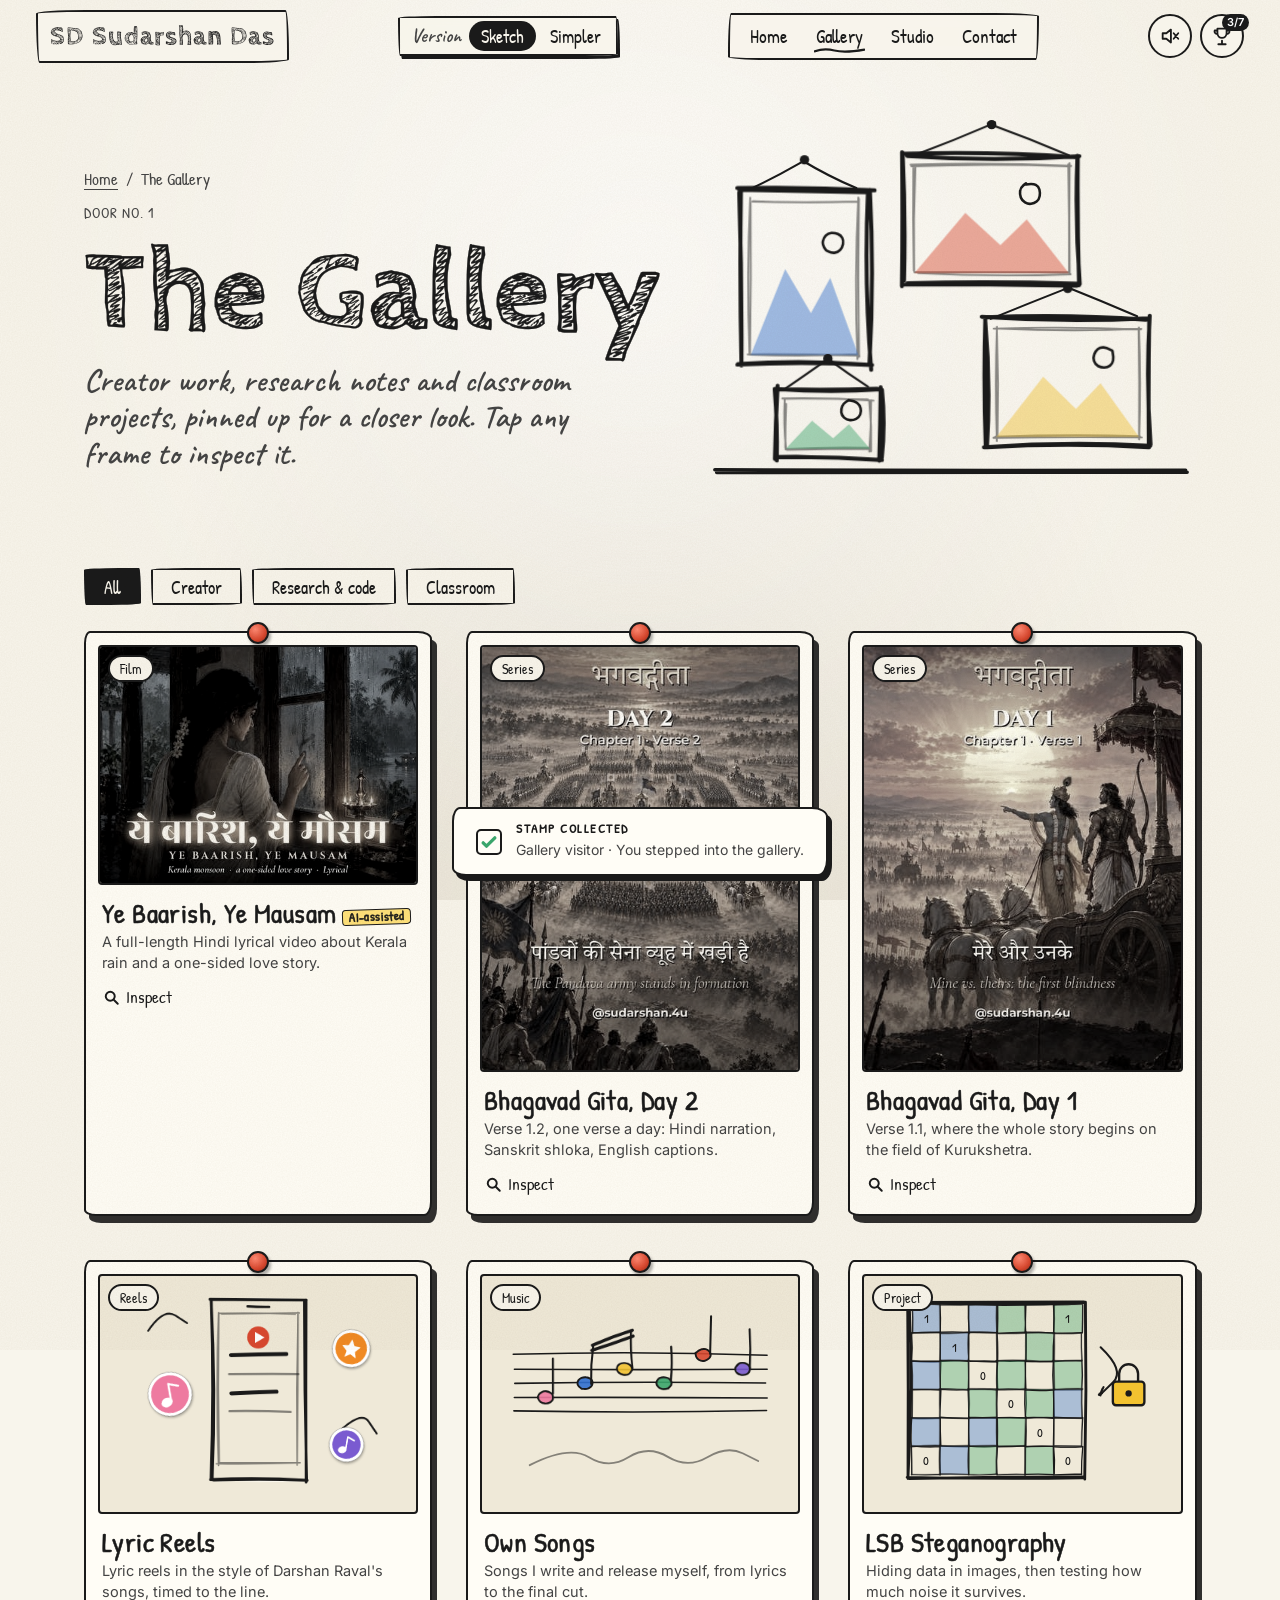
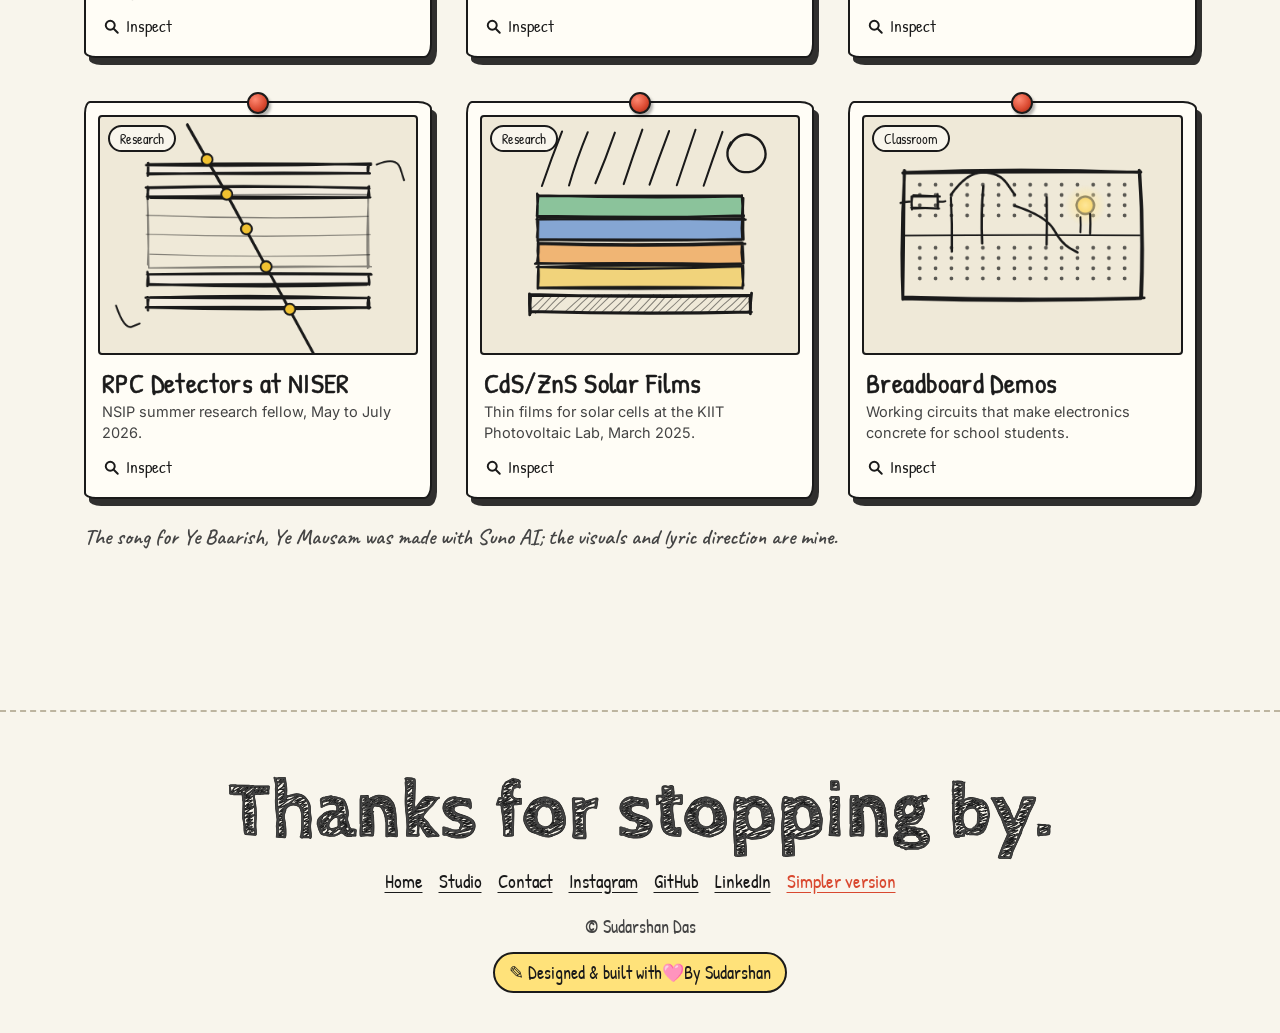
<file: gallery.html>
<!doctype html>
<html lang="en"><head><meta charset="utf-8"><meta name="viewport" content="width=device-width,initial-scale=1,viewport-fit=cover">
<title>The Gallery | Sudarshan Das</title><script>(function(){var K="sd_version";document.addEventListener("click",function(e){var a=e.target.closest&&e.target.closest(".vswitch a");if(!a)return;try{localStorage.setItem(K,a.getAttribute("data-v"))}catch(_){}e.stopImmediatePropagation()},true)})();</script><meta name="description" content="Projects by Sudarshan Das: lyric reels, a Hindi lyrical film, the Bhagavad Gita series, songs, research and classroom work."><meta name="theme-color" content="#f8f5ec">
<meta property="og:title" content="The Gallery | Sudarshan Das"><meta property="og:description" content="Projects by Sudarshan Das: lyric reels, a Hindi lyrical film, the Bhagavad Gita series, songs, research and classroom work."><meta property="og:type" content="website">
<link rel="icon" href="data:image/svg+xml,%3Csvg xmlns='http://www.w3.org/2000/svg' viewBox='0 0 64 64'%3E%3Crect width='64' height='64' rx='14' fill='%23f8f5ec'/%3E%3Ctext x='32' y='43' font-size='30' font-weight='700' text-anchor='middle' font-family='Georgia' fill='%231a1a1a'%3ESD%3C/text%3E%3C/svg%3E">
<link rel="preload" href="assets/fonts/cabin.woff2" as="font" type="font/woff2" crossorigin>
<link rel="stylesheet" href="styles.css"><noscript><style>.pre,.wipe{display:none}.rv,.words span.w>i{opacity:1;transform:none}svg .draw{stroke-dashoffset:0}svg .fillin{opacity:1}.fly{height:auto}.fly-stick{height:auto;position:static}</style></noscript>
</head><body data-page="gallery">
<a class="skip" href="#main">Skip to content</a>
<svg width=0 height=0 style=position:absolute aria-hidden=true><defs><filter id="shd" x="-30%" y="-30%" width="160%" height="160%"><feDropShadow dx="1" dy="2" stdDeviation="1.6" flood-opacity=".3"/></filter><radialGradient id="glow" cx="50%" cy="60%" r="60%"><stop offset="0" stop-color="#fff4c4"/><stop offset=".6" stop-color="#f6d98a"/><stop offset="1" stop-color="#e9b95a"/></radialGradient><radialGradient id="lamp" cx="50%" cy="50%" r="50%"><stop offset="0" stop-color="#ffe9a0" stop-opacity=".95"/><stop offset="1" stop-color="#ffe9a0" stop-opacity="0"/></radialGradient></defs></svg><div class="progress"></div><div class="cur"></div><div class="cur-dot"></div>
<div class="wipe" id="wipe" aria-hidden="true"><i></i><i></i><i></i><i></i><i></i></div>
<div class="pre" id="pre" aria-hidden="true"><div class="pre-half l"></div><div class="pre-half r"></div><div class="pre-core">
<svg viewBox="0 0 220 90" class="sk-pre"><path class="draw" pathLength="1" d="M10.1 60.3Q40.4 20.5 55.3 43.5Q70.3 66.5 84.9 42.2Q99.4 18.0 115.0 41.1Q130.5 64.2 145.5 42.9Q160.5 21.5 185.2 39.6L210.0 57.7" stroke-width="5" fill="none"/></svg>
<div class="pre-num">00</div><div class="pre-sub">sketching Sudarshan's world&hellip;</div><div class="pre-bar"><i></i></div></div></div><header class="top"><a class="logo" href="index.html" aria-label="Sudarshan Das, home"><b>SD</b><span>Sudarshan Das</span></a>
<div class="vswitch" role="group" aria-label="Choose version"><span class="vlabel" aria-hidden="true">Version</span><a href="index.html" data-v="sketch" title="Sketch (full experience)" class="on" aria-current="true">Sketch</a><a href="simple/" data-v="simple" title="Simpler version">Simpler</a></div>
<nav class="nav" aria-label="Main"><a href="index.html">Home</a><a href="gallery.html" aria-current="page">Gallery</a><a href="about.html">Studio</a><a href="contact.html">Contact</a></nav>
<div class="tools"><button class="tool" id="sound" aria-pressed="false" aria-label="Sound off" title="Sound"><svg viewBox="0 0 24 24"><path d="M4 9v6h4l5 4V5L8 9z"/><path class="wave" d="M16.5 8.5a5 5 0 010 7M19 6a8.5 8.5 0 010 12"/><path class="mute" d="M16 9l5 6M21 9l-5 6"/></svg></button>
<button class="tool" id="ach" aria-expanded="false" aria-label="Stamps collected" title="Stamps"><svg viewBox="0 0 24 24"><path d="M8 21h8M12 17v4M7 4h10v5a5 5 0 01-10 0zM7 6H4a3 3 0 003 4M17 6h3a3 3 0 01-3 4"/></svg><span class="cnt" id="cnt">0/7</span></button></div></header>
<div class="toast" id="toast" role="status" aria-live="polite"><div class="box"><svg viewBox="0 0 24 24"><path d="M5 13l4 4L19 7" fill="none"/></svg></div><div><b>Stamp collected</b><span></span></div></div>
<aside class="panel" id="panel" aria-label="Stamps"><h3>Stamps <button class="x" aria-label="Close">&times;</button></h3><ul></ul></aside>

<main id="main">
<section class="ph"><div><div class="crumbs"><a href="index.html">Home</a> / <span>The Gallery</span></div><span class="tag">door no. 1</span><h1 class="words">The Gallery</h1>
<p class="lead rv">Creator work, research notes and classroom projects, pinned up for a closer look. Tap any frame to inspect it.</p></div>
<div class="art sk"><svg viewBox="0 0 420 340" role="img" aria-label="Sketch of picture frames hanging on a wall" class="art-svg"><path class="draw" pathLength="1" d="M10.0 301.2Q211.1 300.8 412.1 301.1M8.4 299.0Q209.6 300.0 410.8 299.3" stroke-width="3" fill="none" style="--d:0.00s" /><g class="swing" style="transform-origin:85.0px 40px;animation-delay:0.0s"><path class="draw" pathLength="1" d="M81.9 36.5Q60.3 48.9 40.2 58.3M83.1 34.6Q105.1 47.9 129.3 58.2" stroke-width="1.8" fill="none" style="--d:0.20s" /><path class="fillin " d="M31.4 60.4Q86.7 63.9 142.1 61.1M27.3 59.2Q82.6 59.8 137.9 59.0M139.6 62.5Q141.7 136.8 140.8 211.0M141.1 57.6Q144.9 132.9 140.6 208.2M138.0 208.9Q83.4 208.3 28.8 211.1M142.2 209.7Q84.8 208.5 27.4 210.7M28.9 212.9Q29.9 135.2 29.0 57.5M30.1 208.6Q26.3 132.6 29.6 56.7Z" fill="#fffdf6" style="--d:0.30s;--o:1" /><path class="draw" pathLength="1" d="M27.5 58.2Q86.2 57.0 144.9 60.1M29.3 59.7Q84.7 60.6 140.2 61.7M140.9 59.8Q144.7 134.4 140.5 208.9M139.2 61.9Q135.8 137.7 142.0 213.5M139.8 209.2Q84.0 204.8 28.2 208.6M142.8 209.4Q85.2 206.1 27.6 209.1M31.1 209.9Q29.5 134.6 30.7 59.3M31.1 209.4Q31.6 135.7 29.2 61.9" stroke-width="3.4" fill="none" style="--d:0.30s" /><path class="draw soft" pathLength="1" d="M41.4 69.3Q86.3 71.2 131.2 69.6M40.4 69.7Q86.0 70.7 131.6 69.7M131.0 66.2Q127.5 135.3 130.3 204.4M131.5 67.2Q130.3 134.8 131.6 202.5M132.0 201.4Q84.2 200.0 36.4 200.3M129.6 200.1Q83.7 202.3 37.8 200.5M38.4 199.0Q39.5 134.8 38.9 70.7M38.0 199.2Q35.5 132.8 38.6 66.4" stroke-width="1.6" fill="none" style="--d:0.50s" /><path class="fillin " d="M39 201L68.5 127.5L90.5 165.0L107.0 135.0L131 201Z" fill="#2f6fd0" style="--d:0.80s;--o:0.45" /><path class="draw" pathLength="1" d="M103.1 110.9Q100.1 106.6 100.7 103.7Q101.3 100.8 103.2 98.8Q105.1 96.8 107.9 96.5Q110.6 96.2 113.4 97.4Q116.1 98.5 117.3 100.8Q118.5 103.0 117.9 106.1Q117.3 109.1 115.4 111.2Q113.5 113.3 110.6 113.5Q107.8 113.7 105.6 112.5L103.3 111.3" stroke-width="2.2" fill="none" style="--d:0.90s" /><circle cx="85.0" cy="34" r="4" fill="#1a1a1a"/></g><g class="swing" style="transform-origin:245.0px 10px;animation-delay:0.4s"><path class="draw" pathLength="1" d="M247.8 2.4Q212.5 17.6 176.9 30.9M241.7 2.9Q276.5 15.5 311.0 30.3" stroke-width="1.8" fill="none" style="--d:0.40s" /><path class="fillin " d="M167.1 30.1Q244.3 28.4 321.4 31.0M172.6 29.5Q245.4 30.6 318.2 29.9M320.6 28.1Q321.7 82.7 320.1 137.3M320.6 30.4Q320.0 84.5 318.9 138.6M321.2 140.7Q245.4 139.3 169.6 140.2M319.6 139.7Q244.0 136.7 168.4 139.3M170.5 137.2Q172.8 82.9 169.5 28.7M170.0 139.5Q171.7 84.7 169.2 29.9Z" fill="#fffdf6" style="--d:0.50s;--o:1" /><path class="draw" pathLength="1" d="M172.8 30.7Q246.4 35.8 320.0 30.9M170.2 28.9Q244.0 26.7 317.9 31.8M318.6 31.7Q318.1 86.4 319.7 141.2M318.3 30.6Q316.1 85.4 320.3 140.2M320.0 140.0Q246.4 137.8 172.9 139.5M317.9 141.6Q243.7 140.5 169.4 140.5M170.1 137.1Q171.5 82.5 168.9 28.0M168.3 142.0Q169.1 84.8 168.4 27.6" stroke-width="3.4" fill="none" style="--d:0.50s" /><path class="draw soft" pathLength="1" d="M176.4 39.6Q243.2 37.0 309.9 39.5M175.7 38.2Q244.4 36.2 313.0 39.3M310.5 37.9Q311.5 83.9 311.2 129.8M311.6 36.9Q311.1 84.4 311.7 131.9M311.6 130.1Q245.3 130.2 179.0 130.1M312.5 131.8Q247.4 134.2 182.2 130.9M178.7 128.7Q177.9 84.5 179.8 40.3M178.5 128.9Q177.5 85.0 178.1 41.1" stroke-width="1.6" fill="none" style="--d:0.70s" /><path class="fillin " d="M179 131L222.5 79.5L252.5 107.0L275.0 85.0L311 131Z" fill="#d9482f" style="--d:1.00s;--o:0.45" /><path class="draw" pathLength="1" d="M274.5 55.1Q280.2 54.2 282.7 55.5Q285.1 56.8 285.8 59.4Q286.5 62.0 286.0 65.1Q285.5 68.1 283.4 69.7Q281.3 71.3 278.7 71.6Q276.1 72.0 273.5 70.5Q270.9 69.0 269.9 66.3Q268.9 63.7 269.3 60.7Q269.6 57.8 272.0 55.9L274.4 54.1" stroke-width="2.2" fill="none" style="--d:1.10s" /><circle cx="245.0" cy="4" r="4" fill="#1a1a1a"/></g><g class="swing" style="transform-origin:310.0px 150px;animation-delay:0.8s"><path class="draw" pathLength="1" d="M310.3 143.5Q276.5 156.8 244.2 170.0M306.9 141.8Q338.6 154.4 369.3 167.8" stroke-width="1.8" fill="none" style="--d:0.60s" /><path class="fillin " d="M240.1 171.1Q308.3 170.8 376.5 170.0M241.6 170.1Q310.7 167.9 379.9 170.2M380.0 173.1Q378.3 226.8 379.7 280.5M380.8 170.5Q382.7 224.9 379.1 279.2M381.0 279.0Q310.8 278.4 240.5 279.0M379.0 278.9Q310.4 282.4 241.9 279.5M240.6 279.7Q242.5 225.6 241.0 171.5M240.4 280.7Q238.9 224.7 240.5 168.6Z" fill="#fffdf6" style="--d:0.70s;--o:1" /><path class="draw" pathLength="1" d="M239.0 168.7Q307.9 165.5 376.8 170.7M236.5 168.2Q307.7 173.1 378.9 169.4M379.7 168.8Q378.8 222.6 379.3 276.4M380.1 167.3Q376.8 222.3 380.8 277.4M379.4 279.8Q310.1 275.6 240.8 279.8M380.6 278.4Q309.5 274.5 238.4 279.7M239.9 278.7Q237.9 223.6 239.6 168.4M241.0 279.3Q244.3 224.6 239.4 169.9" stroke-width="3.4" fill="none" style="--d:0.70s" /><path class="draw soft" pathLength="1" d="M246.7 178.3Q309.5 176.4 372.4 179.0M252.2 178.4Q312.6 181.0 372.9 178.6M370.8 177.3Q372.7 225.1 371.0 273.0M370.6 179.9Q371.4 224.2 371.0 268.6M373.3 271.3Q309.9 270.8 246.5 271.6M371.6 270.2Q309.8 268.6 248.0 270.7M249.9 271.8Q251.1 225.6 249.4 179.3M249.4 274.4Q247.8 225.6 249.5 176.8" stroke-width="1.6" fill="none" style="--d:0.90s" /><path class="fillin " d="M249 271L289.0 219.5L317.0 247.0L338.0 225.0L371 271Z" fill="#f2c230" style="--d:1.20s;--o:0.45" /><path class="draw" pathLength="1" d="M348.3 197.6Q349.3 202.7 348.8 205.5Q348.3 208.4 346.1 210.0Q344.0 211.5 341.2 211.6Q338.5 211.6 336.0 210.3Q333.4 208.9 332.5 206.0Q331.6 203.0 332.7 200.3Q333.7 197.5 335.8 195.8Q338.0 194.1 340.7 194.4Q343.4 194.7 345.9 196.0L348.3 197.3" stroke-width="2.2" fill="none" style="--d:1.30s" /><circle cx="310.0" cy="144" r="4" fill="#1a1a1a"/></g><g class="swing" style="transform-origin:105.0px 210px;animation-delay:1.2000000000000002s"><path class="draw" pathLength="1" d="M105.7 203.7Q85.3 218.2 67.3 230.4M107.5 205.9Q123.1 217.4 139.3 227.9" stroke-width="1.8" fill="none" style="--d:0.80s" /><path class="fillin " d="M57.8 230.0Q105.0 232.6 152.2 231.1M58.5 230.5Q105.9 228.4 153.4 229.9M149.2 232.3Q148.0 260.3 149.1 288.2M151.0 229.3Q152.6 260.8 150.3 292.4M147.1 289.9Q104.6 290.8 62.2 290.6M149.3 290.2Q104.9 287.6 60.4 290.4M60.6 293.2Q60.0 262.4 59.5 231.6M59.7 290.9Q61.2 259.4 60.0 228.0Z" fill="#fffdf6" style="--d:0.90s;--o:1" /><path class="draw" pathLength="1" d="M62.6 230.1Q104.9 231.1 147.2 229.7M60.9 229.9Q105.8 233.3 150.6 230.2M151.2 230.5Q154.2 259.5 151.1 288.6M150.1 228.5Q149.8 259.8 148.9 291.2M149.3 290.7Q105.3 287.4 61.4 288.2M151.2 290.6Q105.6 287.3 60.0 288.1M61.3 291.1Q62.0 260.4 59.5 229.8M59.7 289.8Q60.3 258.5 62.0 227.2" stroke-width="3.4" fill="none" style="--d:0.90s" /><path class="draw soft" pathLength="1" d="M69.5 238.2Q104.3 238.0 139.1 238.9M66.0 238.0Q105.0 237.2 144.0 239.9M141.9 239.6Q142.0 261.5 140.4 283.4M140.3 239.8Q142.6 261.4 141.9 283.1M141.6 281.0Q105.8 281.1 69.9 281.9M140.0 280.3Q104.4 279.5 68.7 281.4M69.2 281.1Q67.0 260.0 68.1 239.0M68.6 280.0Q68.5 261.3 69.3 242.7" stroke-width="1.6" fill="none" style="--d:1.10s" /><path class="fillin " d="M69 281L91.5 257.0L109.5 272.0L123.0 260.0L141 281Z" fill="#3aa56b" style="--d:1.40s;--o:0.45" /><path class="draw" pathLength="1" d="M123.1 239.6Q127.9 240.2 130.1 241.9Q132.3 243.6 133.0 246.4Q133.7 249.1 132.7 251.6Q131.7 254.2 129.2 255.4Q126.7 256.7 123.9 256.5Q121.0 256.3 118.9 254.4Q116.8 252.5 116.5 249.8Q116.3 247.1 117.3 244.7Q118.2 242.4 120.6 240.8L123.0 239.3" stroke-width="2.2" fill="none" style="--d:1.50s" /><circle cx="105.0" cy="204" r="4" fill="#1a1a1a"/></g></svg></div></section>
<section class="sec" style="padding-top:30px"><div class="filters" role="group" aria-label="Filter projects">
<button class="chip" data-f="all" aria-pressed="true">All</button><button class="chip" data-f="creator" aria-pressed="false">Creator</button><button class="chip" data-f="research" aria-pressed="false">Research &amp; code</button><button class="chip" data-f="classroom" aria-pressed="false">Classroom</button></div>
<div class="wall"><button class="work paper rv" data-k="creator" style="--r:-1.2deg;--rd:0.0s" aria-label="Inspect Ye Baarish, Ye Mausam"><span class="pin"></span>
<div class="thumb"><span class="kind">Film</span><img src="assets/cover-kerala.jpg" alt="Ye Baarish, Ye Mausam cover" loading="lazy" width="720" height="405"></div><h3>Ye Baarish, Ye Mausam<span class="ai">AI-assisted</span></h3><p>A full-length Hindi lyrical video about Kerala rain and a one-sided love story.</p><span class="insp"><svg viewBox="0 0 24 24"><circle cx="11" cy="11" r="6"/><path d="M16 16l5 5"/></svg>Inspect</span>
<template><div class="m-media"><video src="assets/preview-kerala.mp4" poster="assets/cover-kerala.jpg" muted loop playsinline controls preload="none"></video></div>
<div class="m-body"><span class="tag">Film</span><h3>Ye Baarish, Ye Mausam<span class="ai">AI-assisted</span></h3><p>Kerala rain and a one-sided love story, told as a full-length Hindi lyrical video.</p><p>I directed the visuals and the lyric treatment. The song itself was made with Suno AI, so I label this one as AI-assisted.</p><div class="chips" style="display:flex;gap:8px;flex-wrap:wrap"><span class="mini">Hindi</span><span class="mini">Lyrical film</span><span class="mini">AI-assisted song</span></div>
<div class="links"><a class="btn" href="https://ye-baarish-ye-mausam.sites.tab.bot/" target="_blank" rel="noopener">Download the song <svg viewBox="0 0 24 24"><path d="M4 12h15M13 6l6 6-6 6"/></svg></a><a class="btn" href="https://www.instagram.com/sudarshan.4u/" target="_blank" rel="noopener">Instagram <svg viewBox="0 0 24 24"><path d="M4 12h15M13 6l6 6-6 6"/></svg></a></div></div></template></button><button class="work paper rv port" data-k="creator" style="--r:1.4deg;--rd:0.08s" aria-label="Inspect Bhagavad Gita, Day 2"><span class="pin"></span>
<div class="thumb"><span class="kind">Series</span><img src="assets/cover-gita2.jpg" alt="Bhagavad Gita, Day 2 cover" loading="lazy" width="540" height="960"></div><h3>Bhagavad Gita, Day 2</h3><p>Verse 1.2, one verse a day: Hindi narration, Sanskrit shloka, English captions.</p><span class="insp"><svg viewBox="0 0 24 24"><circle cx="11" cy="11" r="6"/><path d="M16 16l5 5"/></svg>Inspect</span>
<template><div class="m-media"><video src="assets/preview-gita.mp4" poster="assets/cover-gita2.jpg" muted loop playsinline controls preload="none"></video></div>
<div class="m-body"><span class="tag">Series</span><h3>Bhagavad Gita, Day 2</h3><p>Day 2 of my daily Bhagavad Gita series covers verse 1.2: Duryodhana sees the Pandava army arrayed and goes to his teacher.</p><p>Each episode has Hindi narration, the Sanskrit shloka recited, English captions and painted animated characters.</p><div class="chips" style="display:flex;gap:8px;flex-wrap:wrap"><span class="mini">Hindi narration</span><span class="mini">Sanskrit shloka</span><span class="mini">English captions</span></div>
<div class="links"><a class="btn" href="https://www.instagram.com/sudarshan.4u/" target="_blank" rel="noopener">Follow the series <svg viewBox="0 0 24 24"><path d="M4 12h15M13 6l6 6-6 6"/></svg></a></div></div></template></button><button class="work paper rv port" data-k="creator" style="--r:-0.8deg;--rd:0.16s" aria-label="Inspect Bhagavad Gita, Day 1"><span class="pin"></span>
<div class="thumb"><span class="kind">Series</span><img src="assets/cover-gita1.jpg" alt="Bhagavad Gita, Day 1 cover" loading="lazy" width="540" height="960"></div><h3>Bhagavad Gita, Day 1</h3><p>Verse 1.1, where the whole story begins on the field of Kurukshetra.</p><span class="insp"><svg viewBox="0 0 24 24"><circle cx="11" cy="11" r="6"/><path d="M16 16l5 5"/></svg>Inspect</span>
<template><div class="m-media"><img src="assets/cover-gita1.jpg" alt="Bhagavad Gita, Day 1 cover"></div>
<div class="m-body"><span class="tag">Series</span><h3>Bhagavad Gita, Day 1</h3><p>Day 1 opens the series with verse 1.1, the question Dhritarashtra asks Sanjaya.</p><p>One verse a day, in Hindi, with the Sanskrit shloka and English captions.</p><div class="chips" style="display:flex;gap:8px;flex-wrap:wrap"><span class="mini">Day 1 · 1.1</span><span class="mini">Painted characters</span></div>
<div class="links"><a class="btn" href="https://www.instagram.com/sudarshan.4u/" target="_blank" rel="noopener">Follow the series <svg viewBox="0 0 24 24"><path d="M4 12h15M13 6l6 6-6 6"/></svg></a></div></div></template></button><button class="work paper rv" data-k="creator" style="--r:1deg;--rd:0.0s" aria-label="Inspect Lyric Reels"><span class="pin"></span>
<div class="thumb"><span class="kind">Reels</span><div class="sk" style="width:100%;height:100%"><svg viewBox="0 0 400 300" role="img" aria-label="Sketch of a phone playing a lyric reel" class="art-svg"><path class="fillin " d="M137.6 30.5Q198.4 27.2 259.2 29.2M141.5 29.2Q201.5 26.1 261.5 29.4M259.3 31.7Q257.0 144.6 259.4 257.5M260.1 31.2Q259.0 146.3 259.5 261.5M260.2 259.6Q199.9 257.6 139.6 261.0M259.8 260.0Q198.9 262.6 138.0 259.8M140.6 262.9Q144.9 147.7 139.2 32.4M140.4 260.0Q139.2 144.3 140.1 28.6" fill="#fffdf6" style="--d:0.00s;--o:1" /><path class="draw" pathLength="1" d="M138.6 29.8Q199.1 30.6 259.7 30.6M138.5 29.5Q199.8 29.9 261.0 30.6M260.7 30.3Q260.3 146.0 260.7 261.7M258.7 30.6Q258.6 145.6 261.3 260.6M262.0 259.3Q200.7 255.4 139.4 258.3M260.5 259.2Q202.0 257.0 143.5 259.1M140.1 258.5Q143.8 144.7 140.4 30.8M141.6 258.5Q146.1 144.2 140.2 29.8" stroke-width="3.5" fill="none" style="--d:0.00s" /><path class="draw soft" pathLength="1" d="M149.7 47.4Q198.3 46.4 247.0 48.4M153.6 48.1Q202.8 47.7 252.1 46.9M250.6 46.6Q250.7 142.8 249.4 239.1M250.2 46.2Q248.2 143.1 249.3 239.9M252.4 237.1Q199.5 239.0 146.6 238.3M253.2 236.9Q201.5 236.7 149.7 236.9M149.6 240.4Q145.7 143.5 149.7 46.6M150.5 236.3Q148.4 142.1 149.9 47.9" stroke-width="1.8" fill="none" style="--d:0.20s" /><path class="draw" pathLength="1" d="M186.4 38.4Q200.1 39.4 213.9 39.2" stroke-width="3" fill="none" style="--d:0.30s" /><path class="draw" pathLength="1" d="M165.4 100.4Q200.5 99.2 235.7 99.1" stroke-width="5" fill="none" style="--d:0.50s" /><path class="draw soft" pathLength="1" d="M163.0 124.6Q207.0 124.1 251.0 124.4" stroke-width="3" fill="none" style="--d:0.65s" /><path class="draw" pathLength="1" d="M165.8 149.0Q194.4 147.7 223.1 146.8" stroke-width="5" fill="none" style="--d:0.80s" /><path class="draw soft" pathLength="1" d="M163.5 171.4Q202.3 170.7 241.1 172.6" stroke-width="3" fill="none" style="--d:0.95s" /><g transform="translate(200 78)"><circle r="14" fill="#d9482f"/><path d="M-4 -7L8 0L-4 7Z" fill="#fff"/></g><path class="draw" pathLength="1" d="M60.2 69.6Q79.8 40.5 94.7 50.1L109.7 59.8" stroke-width="2.4" fill="none" style="--d:0.80s" /><path class="draw" pathLength="1" d="M299.7 200.4Q330.2 170.1 340.3 185.0L350.4 200.0" stroke-width="2.4" fill="none" style="--d:0.90s" /><g class="sticker" transform="translate(88 150) rotate(-10)" style="--d:0s"><circle r="28" fill="#fff" stroke="rgba(0,0,0,.25)" stroke-width="1" filter="url(#shd)"/><circle r="24" fill="#ee7aa0"/><g transform="scale(1.0909090909090908)"><g fill="#fff" stroke="#fff" stroke-width="2.4" stroke-linecap="round" stroke-linejoin="round"><ellipse cx="-5" cy="9" rx="5.6" ry="4.2" transform="rotate(-20 -5 9)"/><path d="M0 8V-12L11 -8" fill="none"/></g></g></g><g class="sticker" transform="translate(318 92) rotate(8)" style="--d:0s"><circle r="24" fill="#fff" stroke="rgba(0,0,0,.25)" stroke-width="1" filter="url(#shd)"/><circle r="20" fill="#f08a24"/><g transform="scale(0.9090909090909091)"><path d="M0 -13L4 -4L13 -3L6 4L8 13L0 8L-8 13L-6 4L-13 -3L-4 -4Z" fill="#fff"/></g></g><g class="sticker" transform="translate(312 214) rotate(10)" style="--d:0s"><circle r="22" fill="#fff" stroke="rgba(0,0,0,.25)" stroke-width="1" filter="url(#shd)"/><circle r="18" fill="#7a5bd0"/><g transform="scale(0.8181818181818182)"><g fill="#fff" stroke="#fff" stroke-width="2.4" stroke-linecap="round" stroke-linejoin="round"><ellipse cx="-5" cy="9" rx="5.6" ry="4.2" transform="rotate(-20 -5 9)"/><path d="M0 8V-12L11 -8" fill="none"/></g></g></g></svg></div></div><h3>Lyric Reels</h3><p>Lyric reels in the style of Darshan Raval&#x27;s songs, timed to the line.</p><span class="insp"><svg viewBox="0 0 24 24"><circle cx="11" cy="11" r="6"/><path d="M16 16l5 5"/></svg>Inspect</span>
<template><div class="m-media"><div class="sk play static" style="width:100%;padding:18px"><svg viewBox="0 0 400 300" role="img" aria-label="Sketch of a phone playing a lyric reel" class="art-svg"><path class="fillin " d="M137.6 30.5Q198.4 27.2 259.2 29.2M141.5 29.2Q201.5 26.1 261.5 29.4M259.3 31.7Q257.0 144.6 259.4 257.5M260.1 31.2Q259.0 146.3 259.5 261.5M260.2 259.6Q199.9 257.6 139.6 261.0M259.8 260.0Q198.9 262.6 138.0 259.8M140.6 262.9Q144.9 147.7 139.2 32.4M140.4 260.0Q139.2 144.3 140.1 28.6" fill="#fffdf6" style="--d:0.00s;--o:1" /><path class="draw" pathLength="1" d="M138.6 29.8Q199.1 30.6 259.7 30.6M138.5 29.5Q199.8 29.9 261.0 30.6M260.7 30.3Q260.3 146.0 260.7 261.7M258.7 30.6Q258.6 145.6 261.3 260.6M262.0 259.3Q200.7 255.4 139.4 258.3M260.5 259.2Q202.0 257.0 143.5 259.1M140.1 258.5Q143.8 144.7 140.4 30.8M141.6 258.5Q146.1 144.2 140.2 29.8" stroke-width="3.5" fill="none" style="--d:0.00s" /><path class="draw soft" pathLength="1" d="M149.7 47.4Q198.3 46.4 247.0 48.4M153.6 48.1Q202.8 47.7 252.1 46.9M250.6 46.6Q250.7 142.8 249.4 239.1M250.2 46.2Q248.2 143.1 249.3 239.9M252.4 237.1Q199.5 239.0 146.6 238.3M253.2 236.9Q201.5 236.7 149.7 236.9M149.6 240.4Q145.7 143.5 149.7 46.6M150.5 236.3Q148.4 142.1 149.9 47.9" stroke-width="1.8" fill="none" style="--d:0.20s" /><path class="draw" pathLength="1" d="M186.4 38.4Q200.1 39.4 213.9 39.2" stroke-width="3" fill="none" style="--d:0.30s" /><path class="draw" pathLength="1" d="M165.4 100.4Q200.5 99.2 235.7 99.1" stroke-width="5" fill="none" style="--d:0.50s" /><path class="draw soft" pathLength="1" d="M163.0 124.6Q207.0 124.1 251.0 124.4" stroke-width="3" fill="none" style="--d:0.65s" /><path class="draw" pathLength="1" d="M165.8 149.0Q194.4 147.7 223.1 146.8" stroke-width="5" fill="none" style="--d:0.80s" /><path class="draw soft" pathLength="1" d="M163.5 171.4Q202.3 170.7 241.1 172.6" stroke-width="3" fill="none" style="--d:0.95s" /><g transform="translate(200 78)"><circle r="14" fill="#d9482f"/><path d="M-4 -7L8 0L-4 7Z" fill="#fff"/></g><path class="draw" pathLength="1" d="M60.2 69.6Q79.8 40.5 94.7 50.1L109.7 59.8" stroke-width="2.4" fill="none" style="--d:0.80s" /><path class="draw" pathLength="1" d="M299.7 200.4Q330.2 170.1 340.3 185.0L350.4 200.0" stroke-width="2.4" fill="none" style="--d:0.90s" /><g class="sticker" transform="translate(88 150) rotate(-10)" style="--d:0s"><circle r="28" fill="#fff" stroke="rgba(0,0,0,.25)" stroke-width="1" filter="url(#shd)"/><circle r="24" fill="#ee7aa0"/><g transform="scale(1.0909090909090908)"><g fill="#fff" stroke="#fff" stroke-width="2.4" stroke-linecap="round" stroke-linejoin="round"><ellipse cx="-5" cy="9" rx="5.6" ry="4.2" transform="rotate(-20 -5 9)"/><path d="M0 8V-12L11 -8" fill="none"/></g></g></g><g class="sticker" transform="translate(318 92) rotate(8)" style="--d:0s"><circle r="24" fill="#fff" stroke="rgba(0,0,0,.25)" stroke-width="1" filter="url(#shd)"/><circle r="20" fill="#f08a24"/><g transform="scale(0.9090909090909091)"><path d="M0 -13L4 -4L13 -3L6 4L8 13L0 8L-8 13L-6 4L-13 -3L-4 -4Z" fill="#fff"/></g></g><g class="sticker" transform="translate(312 214) rotate(10)" style="--d:0s"><circle r="22" fill="#fff" stroke="rgba(0,0,0,.25)" stroke-width="1" filter="url(#shd)"/><circle r="18" fill="#7a5bd0"/><g transform="scale(0.8181818181818182)"><g fill="#fff" stroke="#fff" stroke-width="2.4" stroke-linecap="round" stroke-linejoin="round"><ellipse cx="-5" cy="9" rx="5.6" ry="4.2" transform="rotate(-20 -5 9)"/><path d="M0 8V-12L11 -8" fill="none"/></g></g></g></svg></div></div>
<div class="m-body"><span class="tag">Reels</span><h3>Lyric Reels</h3><p>Lyric reels in the style of Darshan Raval&#x27;s songs: words on screen, timed to the line, cut for Instagram.</p><p>They live on my Instagram, @sudarshan.4u.</p><div class="chips" style="display:flex;gap:8px;flex-wrap:wrap"><span class="mini">Hindi</span><span class="mini">Lyrics</span><span class="mini">Short-form</span></div>
<div class="links"><a class="btn" href="https://www.instagram.com/sudarshan.4u/" target="_blank" rel="noopener">See the reels <svg viewBox="0 0 24 24"><path d="M4 12h15M13 6l6 6-6 6"/></svg></a></div></div></template></button><button class="work paper rv" data-k="creator" style="--r:-1.4deg;--rd:0.08s" aria-label="Inspect Own Songs"><span class="pin"></span>
<div class="thumb"><span class="kind">Music</span><div class="sk" style="width:100%;height:100%"><svg viewBox="0 0 400 300" role="img" aria-label="Sketch of a music staff with notes" class="art-svg"><path class="draw" pathLength="1" d="M38.8 99.3Q199.9 94.8 361.0 100.6" stroke-width="2" fill="none" style="--d:0.00s" /><path class="draw" pathLength="1" d="M40.3 118.4Q200.7 119.3 361.1 118.4" stroke-width="2" fill="none" style="--d:0.10s" /><path class="draw" pathLength="1" d="M40.8 136.3Q199.9 133.6 359.1 135.9" stroke-width="2" fill="none" style="--d:0.20s" /><path class="draw" pathLength="1" d="M40.2 154.3Q200.7 153.7 361.1 154.9" stroke-width="2" fill="none" style="--d:0.30s" /><path class="draw" pathLength="1" d="M39.6 171.2Q199.9 174.3 360.3 170.8" stroke-width="2" fill="none" style="--d:0.40s" /><path class="fillin " d="M70.8 152.1Q74.1 147.2 76.8 146.5Q79.5 145.7 82.4 146.4Q85.4 147.1 87.5 149.1Q89.6 151.2 89.6 153.9Q89.6 156.5 87.9 158.5Q86.1 160.5 83.1 161.5Q80.0 162.5 77.2 161.7Q74.5 161.0 72.4 158.9Q70.3 156.7 70.3 153.9L70.3 151.2" fill="#ee7aa0" style="--d:0.60s;--o:0.9" /><path class="draw" pathLength="1" d="M88.5 150.0Q89.9 154.9 88.8 157.1Q87.6 159.2 85.1 160.6Q82.5 162.0 79.0 161.8Q75.4 161.6 73.2 159.7Q71.1 157.8 70.4 155.4Q69.7 152.9 71.0 150.9Q72.3 148.9 75.0 147.4Q77.6 145.8 80.7 146.2Q83.8 146.6 86.1 148.3L88.4 150.0" stroke-width="2.4" fill="none" style="--d:0.60s" /><path class="draw" pathLength="1" d="M89.2 149.2Q89.1 127.0 89.1 104.9" stroke-width="2.6" fill="none" style="--d:0.70s" /><path class="fillin " d="M132.3 143.9Q126.3 142.9 124.0 141.6Q121.6 140.4 120.6 137.8Q119.6 135.2 120.8 132.9Q122.1 130.5 124.8 129.1Q127.4 127.7 130.9 128.1Q134.3 128.5 136.6 130.0Q139.0 131.5 139.3 134.3Q139.7 137.1 138.5 139.4Q137.4 141.7 134.5 142.7L131.7 143.6" fill="#2f6fd0" style="--d:0.72s;--o:0.9" /><path class="draw" pathLength="1" d="M125.6 143.1Q121.2 140.2 120.5 137.6Q119.8 134.9 121.4 132.5Q123.0 130.1 125.5 129.2Q128.1 128.3 131.1 128.5Q134.1 128.6 136.7 130.5Q139.3 132.4 139.5 134.7Q139.7 136.9 138.6 139.0Q137.5 141.2 134.4 142.5Q131.2 143.8 128.2 143.3L125.2 142.9" stroke-width="2.4" fill="none" style="--d:0.72s" /><path class="draw" pathLength="1" d="M137.7 136.9Q136.9 113.2 140.3 89.4" stroke-width="2.6" fill="none" style="--d:0.82s" /><path class="fillin " d="M172.2 113.2Q177.8 110.6 180.9 110.4Q184.1 110.2 186.4 112.1Q188.6 114.1 189.3 116.4Q190.0 118.8 188.7 120.9Q187.4 123.0 185.0 124.5Q182.7 126.0 179.5 125.9Q176.2 125.8 174.0 124.0Q171.7 122.3 170.9 120.1Q170.1 117.8 171.2 115.2L172.3 112.5" fill="#f2c230" style="--d:0.84s;--o:0.9" /><path class="draw" pathLength="1" d="M189.2 119.7Q186.8 124.4 184.1 125.1Q181.4 125.8 178.3 125.3Q175.3 124.7 172.9 122.8Q170.6 120.9 170.4 118.3Q170.2 115.8 171.6 113.7Q173.1 111.6 175.9 110.9Q178.6 110.1 181.7 110.6Q184.8 111.0 186.9 112.8Q189.0 114.5 189.4 117.0L189.8 119.5" stroke-width="2.4" fill="none" style="--d:0.84s" /><path class="draw" pathLength="1" d="M190.2 117.1Q187.2 93.3 188.3 69.6" stroke-width="2.6" fill="none" style="--d:0.94s" /><path class="fillin " d="M221.7 131.6Q226.6 128.4 229.3 128.6Q232.0 128.7 234.8 129.7Q237.7 130.7 238.6 133.2Q239.6 135.6 239.1 138.1Q238.5 140.5 236.2 142.1Q233.8 143.6 230.9 144.0Q228.0 144.3 225.0 142.8Q222.0 141.3 220.8 138.9Q219.5 136.5 220.7 133.9L221.8 131.4" fill="#3aa56b" style="--d:0.96s;--o:0.9" /><path class="draw" pathLength="1" d="M236.0 142.5Q230.1 144.0 227.2 143.2Q224.3 142.5 222.4 140.2Q220.5 138.0 220.4 135.9Q220.4 133.7 222.2 131.4Q223.9 129.2 227.0 128.7Q230.1 128.2 232.9 128.8Q235.7 129.5 237.7 131.3Q239.7 133.2 239.8 135.7Q239.9 138.1 237.8 140.3L235.6 142.4" stroke-width="2.4" fill="none" style="--d:0.96s" /><path class="draw" pathLength="1" d="M238.8 132.9Q241.0 111.4 239.2 89.9" stroke-width="2.6" fill="none" style="--d:1.06s" /><path class="fillin " d="M285.8 106.5Q281.0 108.0 277.8 107.3Q274.5 106.5 272.4 104.8Q270.4 103.1 270.5 100.4Q270.6 97.7 272.0 95.9Q273.4 94.1 276.2 92.8Q278.9 91.5 282.5 92.5Q286.0 93.5 287.7 95.4Q289.4 97.4 289.6 99.9Q289.8 102.3 288.1 104.5L286.4 106.6" fill="#d9482f" style="--d:1.08s;--o:0.9" /><path class="draw" pathLength="1" d="M270.2 97.9Q274.5 93.9 277.4 93.1Q280.3 92.2 283.1 92.9Q285.8 93.6 287.6 95.7Q289.4 97.7 289.5 100.1Q289.5 102.4 287.6 104.3Q285.6 106.2 282.6 107.3Q279.6 108.4 276.8 107.5Q273.9 106.5 272.3 104.6Q270.7 102.7 270.4 100.1L270.1 97.5" stroke-width="2.4" fill="none" style="--d:1.08s" /><path class="draw" pathLength="1" d="M288.7 98.7Q289.4 74.9 289.9 51.0" stroke-width="2.6" fill="none" style="--d:1.18s" /><path class="fillin " d="M323.3 123.5Q320.5 119.8 320.6 117.2Q320.7 114.6 323.0 112.7Q325.2 110.7 328.0 110.2Q330.9 109.8 333.6 110.9Q336.3 112.1 338.1 114.3Q339.8 116.5 339.3 118.6Q338.7 120.8 336.9 122.9Q335.0 125.1 332.1 125.6Q329.1 126.1 326.3 125.1L323.5 124.2" fill="#7a5bd0" style="--d:1.20s;--o:0.9" /><path class="draw" pathLength="1" d="M320.9 116.1Q324.0 111.4 326.8 110.5Q329.6 109.7 332.6 110.5Q335.6 111.3 337.5 113.1Q339.4 115.0 339.4 117.4Q339.3 119.9 338.0 122.1Q336.7 124.4 333.6 125.2Q330.6 126.0 327.7 125.4Q324.9 124.8 322.7 123.0Q320.4 121.2 320.6 118.6L320.7 116.1" stroke-width="2.4" fill="none" style="--d:1.20s" /><path class="draw" pathLength="1" d="M339.0 117.5Q340.4 92.5 338.8 67.5" stroke-width="2.6" fill="none" style="--d:1.30s" /><path class="draw" pathLength="1" d="M139.3 87.8Q164.7 76.8 189.9 68.9M138.5 94.4Q164.7 86.0 190.8 76.3" stroke-width="4" fill="none" style="--d:1.30s" /><path class="draw soft" pathLength="1" d="M59.7 240.1Q109.7 214.6 134.9 230.0Q160.1 245.5 185.0 230.1Q210.0 214.6 235.1 229.6Q260.2 244.6 285.2 230.0Q310.2 215.3 329.9 225.0L349.7 234.8" stroke-width="2.4" fill="none" style="--d:1.40s" /></svg></div></div><h3>Own Songs</h3><p>Songs I write and release myself, from lyrics to the final cut.</p><span class="insp"><svg viewBox="0 0 24 24"><circle cx="11" cy="11" r="6"/><path d="M16 16l5 5"/></svg>Inspect</span>
<template><div class="m-media"><div class="sk play static" style="width:100%;padding:18px"><svg viewBox="0 0 400 300" role="img" aria-label="Sketch of a music staff with notes" class="art-svg"><path class="draw" pathLength="1" d="M38.8 99.3Q199.9 94.8 361.0 100.6" stroke-width="2" fill="none" style="--d:0.00s" /><path class="draw" pathLength="1" d="M40.3 118.4Q200.7 119.3 361.1 118.4" stroke-width="2" fill="none" style="--d:0.10s" /><path class="draw" pathLength="1" d="M40.8 136.3Q199.9 133.6 359.1 135.9" stroke-width="2" fill="none" style="--d:0.20s" /><path class="draw" pathLength="1" d="M40.2 154.3Q200.7 153.7 361.1 154.9" stroke-width="2" fill="none" style="--d:0.30s" /><path class="draw" pathLength="1" d="M39.6 171.2Q199.9 174.3 360.3 170.8" stroke-width="2" fill="none" style="--d:0.40s" /><path class="fillin " d="M70.8 152.1Q74.1 147.2 76.8 146.5Q79.5 145.7 82.4 146.4Q85.4 147.1 87.5 149.1Q89.6 151.2 89.6 153.9Q89.6 156.5 87.9 158.5Q86.1 160.5 83.1 161.5Q80.0 162.5 77.2 161.7Q74.5 161.0 72.4 158.9Q70.3 156.7 70.3 153.9L70.3 151.2" fill="#ee7aa0" style="--d:0.60s;--o:0.9" /><path class="draw" pathLength="1" d="M88.5 150.0Q89.9 154.9 88.8 157.1Q87.6 159.2 85.1 160.6Q82.5 162.0 79.0 161.8Q75.4 161.6 73.2 159.7Q71.1 157.8 70.4 155.4Q69.7 152.9 71.0 150.9Q72.3 148.9 75.0 147.4Q77.6 145.8 80.7 146.2Q83.8 146.6 86.1 148.3L88.4 150.0" stroke-width="2.4" fill="none" style="--d:0.60s" /><path class="draw" pathLength="1" d="M89.2 149.2Q89.1 127.0 89.1 104.9" stroke-width="2.6" fill="none" style="--d:0.70s" /><path class="fillin " d="M132.3 143.9Q126.3 142.9 124.0 141.6Q121.6 140.4 120.6 137.8Q119.6 135.2 120.8 132.9Q122.1 130.5 124.8 129.1Q127.4 127.7 130.9 128.1Q134.3 128.5 136.6 130.0Q139.0 131.5 139.3 134.3Q139.7 137.1 138.5 139.4Q137.4 141.7 134.5 142.7L131.7 143.6" fill="#2f6fd0" style="--d:0.72s;--o:0.9" /><path class="draw" pathLength="1" d="M125.6 143.1Q121.2 140.2 120.5 137.6Q119.8 134.9 121.4 132.5Q123.0 130.1 125.5 129.2Q128.1 128.3 131.1 128.5Q134.1 128.6 136.7 130.5Q139.3 132.4 139.5 134.7Q139.7 136.9 138.6 139.0Q137.5 141.2 134.4 142.5Q131.2 143.8 128.2 143.3L125.2 142.9" stroke-width="2.4" fill="none" style="--d:0.72s" /><path class="draw" pathLength="1" d="M137.7 136.9Q136.9 113.2 140.3 89.4" stroke-width="2.6" fill="none" style="--d:0.82s" /><path class="fillin " d="M172.2 113.2Q177.8 110.6 180.9 110.4Q184.1 110.2 186.4 112.1Q188.6 114.1 189.3 116.4Q190.0 118.8 188.7 120.9Q187.4 123.0 185.0 124.5Q182.7 126.0 179.5 125.9Q176.2 125.8 174.0 124.0Q171.7 122.3 170.9 120.1Q170.1 117.8 171.2 115.2L172.3 112.5" fill="#f2c230" style="--d:0.84s;--o:0.9" /><path class="draw" pathLength="1" d="M189.2 119.7Q186.8 124.4 184.1 125.1Q181.4 125.8 178.3 125.3Q175.3 124.7 172.9 122.8Q170.6 120.9 170.4 118.3Q170.2 115.8 171.6 113.7Q173.1 111.6 175.9 110.9Q178.6 110.1 181.7 110.6Q184.8 111.0 186.9 112.8Q189.0 114.5 189.4 117.0L189.8 119.5" stroke-width="2.4" fill="none" style="--d:0.84s" /><path class="draw" pathLength="1" d="M190.2 117.1Q187.2 93.3 188.3 69.6" stroke-width="2.6" fill="none" style="--d:0.94s" /><path class="fillin " d="M221.7 131.6Q226.6 128.4 229.3 128.6Q232.0 128.7 234.8 129.7Q237.7 130.7 238.6 133.2Q239.6 135.6 239.1 138.1Q238.5 140.5 236.2 142.1Q233.8 143.6 230.9 144.0Q228.0 144.3 225.0 142.8Q222.0 141.3 220.8 138.9Q219.5 136.5 220.7 133.9L221.8 131.4" fill="#3aa56b" style="--d:0.96s;--o:0.9" /><path class="draw" pathLength="1" d="M236.0 142.5Q230.1 144.0 227.2 143.2Q224.3 142.5 222.4 140.2Q220.5 138.0 220.4 135.9Q220.4 133.7 222.2 131.4Q223.9 129.2 227.0 128.7Q230.1 128.2 232.9 128.8Q235.7 129.5 237.7 131.3Q239.7 133.2 239.8 135.7Q239.9 138.1 237.8 140.3L235.6 142.4" stroke-width="2.4" fill="none" style="--d:0.96s" /><path class="draw" pathLength="1" d="M238.8 132.9Q241.0 111.4 239.2 89.9" stroke-width="2.6" fill="none" style="--d:1.06s" /><path class="fillin " d="M285.8 106.5Q281.0 108.0 277.8 107.3Q274.5 106.5 272.4 104.8Q270.4 103.1 270.5 100.4Q270.6 97.7 272.0 95.9Q273.4 94.1 276.2 92.8Q278.9 91.5 282.5 92.5Q286.0 93.5 287.7 95.4Q289.4 97.4 289.6 99.9Q289.8 102.3 288.1 104.5L286.4 106.6" fill="#d9482f" style="--d:1.08s;--o:0.9" /><path class="draw" pathLength="1" d="M270.2 97.9Q274.5 93.9 277.4 93.1Q280.3 92.2 283.1 92.9Q285.8 93.6 287.6 95.7Q289.4 97.7 289.5 100.1Q289.5 102.4 287.6 104.3Q285.6 106.2 282.6 107.3Q279.6 108.4 276.8 107.5Q273.9 106.5 272.3 104.6Q270.7 102.7 270.4 100.1L270.1 97.5" stroke-width="2.4" fill="none" style="--d:1.08s" /><path class="draw" pathLength="1" d="M288.7 98.7Q289.4 74.9 289.9 51.0" stroke-width="2.6" fill="none" style="--d:1.18s" /><path class="fillin " d="M323.3 123.5Q320.5 119.8 320.6 117.2Q320.7 114.6 323.0 112.7Q325.2 110.7 328.0 110.2Q330.9 109.8 333.6 110.9Q336.3 112.1 338.1 114.3Q339.8 116.5 339.3 118.6Q338.7 120.8 336.9 122.9Q335.0 125.1 332.1 125.6Q329.1 126.1 326.3 125.1L323.5 124.2" fill="#7a5bd0" style="--d:1.20s;--o:0.9" /><path class="draw" pathLength="1" d="M320.9 116.1Q324.0 111.4 326.8 110.5Q329.6 109.7 332.6 110.5Q335.6 111.3 337.5 113.1Q339.4 115.0 339.4 117.4Q339.3 119.9 338.0 122.1Q336.7 124.4 333.6 125.2Q330.6 126.0 327.7 125.4Q324.9 124.8 322.7 123.0Q320.4 121.2 320.6 118.6L320.7 116.1" stroke-width="2.4" fill="none" style="--d:1.20s" /><path class="draw" pathLength="1" d="M339.0 117.5Q340.4 92.5 338.8 67.5" stroke-width="2.6" fill="none" style="--d:1.30s" /><path class="draw" pathLength="1" d="M139.3 87.8Q164.7 76.8 189.9 68.9M138.5 94.4Q164.7 86.0 190.8 76.3" stroke-width="4" fill="none" style="--d:1.30s" /><path class="draw soft" pathLength="1" d="M59.7 240.1Q109.7 214.6 134.9 230.0Q160.1 245.5 185.0 230.1Q210.0 214.6 235.1 229.6Q260.2 244.6 285.2 230.0Q310.2 215.3 329.9 225.0L349.7 234.8" stroke-width="2.4" fill="none" style="--d:1.40s" /></svg></div></div>
<div class="m-body"><span class="tag">Music</span><h3>Own Songs</h3><p>I write and release my own songs, from the lyrics to the final cut.</p><p>Listen on Instagram.</p><div class="chips" style="display:flex;gap:8px;flex-wrap:wrap"><span class="mini">Original</span><span class="mini">Writing</span><span class="mini">Release</span></div>
<div class="links"><a class="btn" href="https://www.instagram.com/sudarshan.4u/" target="_blank" rel="noopener">Listen on Instagram <svg viewBox="0 0 24 24"><path d="M4 12h15M13 6l6 6-6 6"/></svg></a></div></div></template></button><button class="work paper rv" data-k="research" style="--r:1.2deg;--rd:0.16s" aria-label="Inspect LSB Steganography"><span class="pin"></span>
<div class="thumb"><span class="kind">Project</span><div class="sk" style="width:100%;height:100%"><svg viewBox="0 0 400 300" role="img" aria-label="Sketch of a pixel grid with hidden bits and a lock" class="art-svg"><path class="fillin " d="M60 36h36v36h-36z" fill="#2f6fd0" style="--d:0.40s;--o:0.35" /><path class="draw" pathLength="1" d="M59.7 36.7Q77.6 35.6 95.4 36.4M95.4 36.6Q95.8 54.3 95.8 72.0M96.6 71.6Q78.3 70.9 60.0 72.2M60.7 72.9Q61.4 54.4 60.2 35.9" stroke-width="1.6" fill="none" style="--d:0.00s" /><path class="draw" pathLength="1" d="M96.0 36.4Q114.4 37.0 132.8 36.1M132.0 35.9Q131.1 54.5 132.7 73.1M130.9 71.6Q113.2 70.6 95.6 71.4M96.1 72.0Q96.9 53.2 95.5 34.4" stroke-width="1.6" fill="none" style="--d:0.01s" /><path class="fillin " d="M132 36h36v36h-36z" fill="#2f6fd0" style="--d:0.44s;--o:0.35" /><path class="draw" pathLength="1" d="M131.7 36.6Q149.9 35.5 168.2 35.3M167.6 35.7Q166.8 53.3 167.9 70.9M168.6 71.7Q150.4 72.3 132.3 71.3M132.3 72.0Q131.2 54.2 131.5 36.5" stroke-width="1.6" fill="none" style="--d:0.03s" /><path class="fillin " d="M168 36h36v36h-36z" fill="#3aa56b" style="--d:0.46s;--o:0.35" /><path class="draw" pathLength="1" d="M168.6 36.1Q186.4 36.2 204.3 35.2M203.3 35.9Q203.2 54.3 204.6 72.7M203.2 72.2Q185.6 73.1 168.0 72.5M168.4 71.7Q169.1 53.7 168.7 35.7" stroke-width="1.6" fill="none" style="--d:0.04s" /><path class="draw" pathLength="1" d="M204.6 35.7Q223.0 35.7 241.4 35.9M240.5 35.7Q240.0 53.1 239.9 70.5M239.7 72.3Q222.3 71.1 204.9 71.3M203.3 72.3Q204.4 54.5 204.7 36.7" stroke-width="1.6" fill="none" style="--d:0.06s" /><path class="fillin " d="M240 36h36v36h-36z" fill="#3aa56b" style="--d:0.50s;--o:0.35" /><path class="draw" pathLength="1" d="M239.7 36.6Q258.0 36.6 276.3 35.4M276.8 37.0Q276.8 54.5 276.3 72.0M274.9 72.0Q257.6 72.9 240.3 72.3M239.7 72.1Q241.2 54.2 239.5 36.2" stroke-width="1.6" fill="none" style="--d:0.07s" /><path class="draw" pathLength="1" d="M59.8 71.7Q78.1 72.4 96.4 71.2M96.0 71.5Q96.2 89.6 95.6 107.7M94.9 108.8Q77.0 109.5 59.0 108.0M59.5 108.7Q61.0 90.4 59.5 72.2" stroke-width="1.6" fill="none" style="--d:0.09s" /><path class="fillin " d="M96 72h36v36h-36z" fill="#2f6fd0" style="--d:0.54s;--o:0.35" /><path class="draw" pathLength="1" d="M96.6 72.4Q114.3 73.1 131.9 71.3M131.9 72.2Q132.7 90.0 131.5 107.8M132.6 107.5Q114.2 107.7 95.8 108.1M95.9 107.5Q96.3 89.7 96.0 71.8" stroke-width="1.6" fill="none" style="--d:0.10s" /><path class="draw" pathLength="1" d="M131.7 71.4Q149.7 70.6 167.7 71.9M167.8 70.8Q169.2 89.5 168.6 108.3M168.1 108.2Q150.7 107.4 133.3 108.3M132.0 106.5Q130.7 89.2 131.7 71.9" stroke-width="1.6" fill="none" style="--d:0.12s" /><path class="draw" pathLength="1" d="M167.9 72.8Q186.4 71.9 204.9 71.4M204.8 71.4Q205.6 90.1 204.4 108.7M204.1 107.6Q185.4 108.5 166.8 107.7M167.9 109.5Q167.9 90.7 167.5 72.0" stroke-width="1.6" fill="none" style="--d:0.14s" /><path class="fillin " d="M204 72h36v36h-36z" fill="#3aa56b" style="--d:0.60s;--o:0.35" /><path class="draw" pathLength="1" d="M204.5 72.2Q221.9 70.9 239.3 72.4M240.6 71.7Q238.8 89.4 239.2 107.0M241.1 108.3Q222.6 109.2 204.0 108.4M204.8 107.5Q204.4 89.4 204.8 71.2" stroke-width="1.6" fill="none" style="--d:0.15s" /><path class="draw" pathLength="1" d="M238.8 72.6Q257.4 73.2 276.0 71.9M275.2 72.1Q274.8 89.9 275.9 107.7M275.0 107.4Q257.4 107.0 239.7 108.7M240.4 108.5Q240.9 90.5 240.5 72.6" stroke-width="1.6" fill="none" style="--d:0.16s" /><path class="fillin " d="M60 108h36v36h-36z" fill="#2f6fd0" style="--d:0.64s;--o:0.35" /><path class="draw" pathLength="1" d="M59.4 107.6Q78.0 108.5 96.7 107.9M96.8 107.4Q96.0 125.7 96.2 143.9M96.2 143.8Q78.3 144.1 60.5 144.4M60.3 143.9Q60.9 126.0 59.6 108.0" stroke-width="1.6" fill="none" style="--d:0.18s" /><path class="fillin " d="M96 108h36v36h-36z" fill="#3aa56b" style="--d:0.66s;--o:0.35" /><path class="draw" pathLength="1" d="M96.4 107.4Q113.9 106.5 131.5 108.1M131.8 109.0Q131.9 126.2 131.5 143.3M132.7 144.7Q114.1 142.6 95.5 143.4M96.2 143.5Q95.6 126.1 95.5 108.8" stroke-width="1.6" fill="none" style="--d:0.20s" /><path class="draw" pathLength="1" d="M132.5 107.7Q150.2 109.1 167.8 108.8M168.1 107.2Q167.9 125.3 168.6 143.3M169.4 143.5Q150.9 143.0 132.4 144.3M132.0 144.0Q131.8 125.4 131.5 106.9" stroke-width="1.6" fill="none" style="--d:0.21s" /><path class="fillin " d="M168 108h36v36h-36z" fill="#3aa56b" style="--d:0.70s;--o:0.35" /><path class="draw" pathLength="1" d="M166.8 107.8Q185.0 106.4 203.1 107.4M203.5 107.0Q204.2 125.6 203.4 144.1M203.2 144.4Q185.3 142.7 167.3 143.9M168.0 144.3Q166.9 126.0 168.7 107.7" stroke-width="1.6" fill="none" style="--d:0.22s" /><path class="draw" pathLength="1" d="M204.3 107.4Q222.0 108.6 239.8 108.6M239.4 107.9Q238.2 125.8 239.5 143.7M241.5 143.8Q222.5 145.0 203.6 143.5M204.7 144.0Q203.9 126.3 204.2 108.7" stroke-width="1.6" fill="none" style="--d:0.24s" /><path class="fillin " d="M240 108h36v36h-36z" fill="#3aa56b" style="--d:0.74s;--o:0.35" /><path class="draw" pathLength="1" d="M238.6 107.5Q257.1 107.8 275.6 107.7M275.7 107.1Q277.0 126.0 275.5 144.9M275.8 144.4Q257.7 144.5 239.6 144.5M240.6 144.9Q240.2 126.6 239.9 108.2" stroke-width="1.6" fill="none" style="--d:0.26s" /><path class="draw" pathLength="1" d="M60.2 144.1Q77.5 143.6 94.9 144.6M95.3 143.6Q94.9 162.2 95.6 180.8M96.0 180.2Q77.6 181.5 59.2 180.4M60.2 179.2Q60.4 161.5 60.4 143.8" stroke-width="1.6" fill="none" style="--d:0.27s" /><path class="draw" pathLength="1" d="M94.6 143.6Q113.2 145.4 131.8 144.2M131.2 142.8Q131.9 160.9 131.9 179.0M133.6 180.5Q115.4 180.2 97.3 179.9M95.3 180.3Q96.4 161.7 96.8 143.2" stroke-width="1.6" fill="none" style="--d:0.28s" /><path class="fillin " d="M132 144h36v36h-36z" fill="#3aa56b" style="--d:0.80s;--o:0.35" /><path class="draw" pathLength="1" d="M132.2 143.3Q150.0 143.1 167.8 144.6M168.2 143.5Q167.2 162.1 167.6 180.8M167.3 180.1Q149.5 180.1 131.7 179.4M131.7 180.7Q133.3 162.3 131.9 143.9" stroke-width="1.6" fill="none" style="--d:0.30s" /><path class="draw" pathLength="1" d="M168.0 144.3Q185.9 144.9 203.8 143.2M204.6 144.4Q205.8 161.6 204.2 178.9M204.9 180.1Q186.9 180.0 169.0 179.7M167.8 180.7Q167.4 162.1 167.3 143.5" stroke-width="1.6" fill="none" style="--d:0.32s" /><path class="fillin " d="M204 144h36v36h-36z" fill="#3aa56b" style="--d:0.84s;--o:0.35" /><path class="draw" pathLength="1" d="M203.9 144.6Q221.2 146.1 238.6 144.7M239.6 144.7Q239.8 162.1 240.5 179.5M239.8 180.7Q222.3 178.9 204.8 179.6M204.2 180.2Q202.5 162.4 203.4 144.5" stroke-width="1.6" fill="none" style="--d:0.33s" /><path class="fillin " d="M240 144h36v36h-36z" fill="#2f6fd0" style="--d:0.86s;--o:0.35" /><path class="draw" pathLength="1" d="M240.5 144.0Q258.7 143.0 276.8 143.2M275.6 143.3Q275.2 161.1 276.0 178.9M276.7 180.3Q258.9 180.4 241.1 179.4M239.6 180.5Q240.1 162.1 239.7 143.7" stroke-width="1.6" fill="none" style="--d:0.34s" /><path class="fillin " d="M60 180h36v36h-36z" fill="#2f6fd0" style="--d:0.88s;--o:0.35" /><path class="draw" pathLength="1" d="M60.2 180.0Q77.7 180.1 95.3 180.0M95.5 180.0Q95.6 197.6 95.4 215.1M96.0 215.2Q77.4 214.8 58.8 216.8M59.2 216.0Q58.2 197.7 59.7 179.5" stroke-width="1.6" fill="none" style="--d:0.36s" /><path class="draw" pathLength="1" d="M97.1 179.2Q114.9 180.8 132.6 180.4M131.8 178.6Q131.7 196.7 131.7 214.9M131.9 216.7Q113.8 216.6 95.6 215.9M96.7 215.8Q96.0 197.4 96.1 179.0" stroke-width="1.6" fill="none" style="--d:0.38s" /><path class="fillin " d="M132 180h36v36h-36z" fill="#2f6fd0" style="--d:0.92s;--o:0.35" /><path class="draw" pathLength="1" d="M131.6 180.2Q149.5 180.1 167.3 179.4M167.6 180.6Q167.2 198.1 167.9 215.7M167.7 216.3Q149.8 217.5 132.0 216.0M132.5 215.2Q131.4 197.4 132.0 179.6" stroke-width="1.6" fill="none" style="--d:0.39s" /><path class="fillin " d="M168 180h36v36h-36z" fill="#3aa56b" style="--d:0.94s;--o:0.35" /><path class="draw" pathLength="1" d="M169.2 179.8Q186.6 179.1 204.1 180.0M204.7 178.9Q205.4 197.4 204.6 216.0M204.0 215.5Q186.1 216.3 168.2 216.0M168.3 214.6Q168.7 197.2 168.2 179.8" stroke-width="1.6" fill="none" style="--d:0.40s" /><path class="draw" pathLength="1" d="M204.7 180.5Q222.8 179.2 240.9 179.7M240.1 179.9Q239.8 197.9 239.5 215.8M239.9 216.2Q222.1 215.0 204.2 216.6M203.3 216.0Q203.7 197.9 204.5 179.8" stroke-width="1.6" fill="none" style="--d:0.42s" /><path class="draw" pathLength="1" d="M239.3 180.3Q257.7 179.8 276.0 180.4M276.7 179.5Q275.4 197.5 275.4 215.5M276.9 216.7Q258.2 217.9 239.5 216.7M239.8 214.4Q240.1 197.2 240.3 179.9" stroke-width="1.6" fill="none" style="--d:0.43s" /><path class="draw" pathLength="1" d="M60.0 215.6Q77.8 217.5 95.7 216.5M95.8 216.1Q95.3 234.0 96.1 252.0M96.0 251.6Q77.6 253.1 59.3 251.7M59.8 252.4Q59.8 234.3 59.3 216.3" stroke-width="1.6" fill="none" style="--d:0.45s" /><path class="fillin " d="M96 216h36v36h-36z" fill="#2f6fd0" style="--d:1.02s;--o:0.35" /><path class="draw" pathLength="1" d="M97.0 215.5Q114.9 216.0 132.7 215.4M131.8 216.4Q130.8 234.3 131.8 252.1M132.0 251.8Q113.4 250.8 94.9 251.4M95.7 252.7Q94.2 233.7 95.7 214.7" stroke-width="1.6" fill="none" style="--d:0.46s" /><path class="fillin " d="M132 216h36v36h-36z" fill="#3aa56b" style="--d:1.04s;--o:0.35" /><path class="draw" pathLength="1" d="M131.2 216.1Q149.0 215.3 166.8 215.4M168.5 214.6Q167.1 233.2 167.2 251.9M168.2 251.4Q149.8 253.2 131.5 252.1M131.9 252.3Q132.4 234.0 131.9 215.7" stroke-width="1.6" fill="none" style="--d:0.48s" /><path class="draw" pathLength="1" d="M168.0 216.7Q185.9 216.8 203.8 215.6M204.2 216.9Q203.9 235.1 203.5 253.4M204.0 251.8Q186.3 251.2 168.6 252.4M168.0 252.7Q166.6 234.8 167.9 216.9" stroke-width="1.6" fill="none" style="--d:0.49s" /><path class="fillin " d="M204 216h36v36h-36z" fill="#3aa56b" style="--d:1.08s;--o:0.35" /><path class="draw" pathLength="1" d="M204.8 216.7Q221.7 215.9 238.6 216.2M239.9 216.7Q241.7 233.8 240.6 250.9M240.4 252.2Q222.3 250.7 204.2 251.9M203.6 252.1Q203.7 234.0 203.6 215.8" stroke-width="1.6" fill="none" style="--d:0.51s" /><path class="draw" pathLength="1" d="M240.5 215.5Q258.1 215.6 275.7 215.9M276.8 216.8Q275.0 234.5 275.2 252.1M275.6 251.3Q257.6 251.8 239.5 252.3M240.1 250.6Q239.5 233.5 239.4 216.3" stroke-width="1.6" fill="none" style="--d:0.53s" /><path class="draw" pathLength="1" d="M59.7 33.4Q168.9 32.7 278.2 32.7M55.3 32.9Q167.4 39.2 279.5 33.9M280.0 35.2Q281.8 144.3 279.2 253.4M280.3 33.2Q282.0 145.6 279.4 257.9M277.3 256.3Q165.6 258.1 53.8 255.4M278.5 255.0Q167.4 254.6 56.3 257.1M54.9 257.1Q55.6 146.7 54.5 36.3M55.1 254.9Q61.5 142.4 56.5 29.9" stroke-width="3.4" fill="none" style="--d:0.20s" /><g font-family="Patrick Hand,cursive" font-size="17" fill="#1a1a1a" style="font-family:var(--hand)"><text x="78.0" y="60.0" text-anchor="middle" style="font-family:var(--hand);font-size:17px">1</text><text x="258.0" y="60.0" text-anchor="middle" style="font-family:var(--hand);font-size:17px">1</text><text x="114.0" y="96.0" text-anchor="middle" style="font-family:var(--hand);font-size:17px">1</text><text x="150.0" y="132.0" text-anchor="middle" style="font-family:var(--hand);font-size:17px">0</text><text x="186.0" y="168.0" text-anchor="middle" style="font-family:var(--hand);font-size:17px">0</text><text x="222.0" y="204.0" text-anchor="middle" style="font-family:var(--hand);font-size:17px">0</text><text x="78.0" y="240.0" text-anchor="middle" style="font-family:var(--hand);font-size:17px">0</text><text x="258.0" y="240.0" text-anchor="middle" style="font-family:var(--hand);font-size:17px">0</text></g><path class="draw" pathLength="1" d="M299.5 90.5Q330.5 120.1 315.3 134.9L300.1 149.6" stroke-width="2.6" fill="none" style="--d:1.20s" /><path class="draw" pathLength="1" d="M297.2 150.7Q299.2 149.0 301.2 148.8M297.6 151.1Q297.9 149.5 298.2 149.2M300.1 149.2Q300.9 145.2 303.2 141.0M299.3 151.7Q299.5 147.4 301.8 143.0" stroke-width="2.6" fill="none" style="--d:1.30s" /><g transform="translate(335 140)"><rect x="-20" y="-6" width="40" height="30" rx="4" fill="#f2c230" stroke="#1a1a1a" stroke-width="3"/><path d="M-12 -6V-16a12 12 0 0 1 24 0V-6" fill="none" stroke="#1a1a1a" stroke-width="3"/><circle cy="9" r="4" fill="#1a1a1a"/></g></svg></div></div><h3>LSB Steganography</h3><p>Hiding data in images, then testing how much noise it survives.</p><span class="insp"><svg viewBox="0 0 24 24"><circle cx="11" cy="11" r="6"/><path d="M16 16l5 5"/></svg>Inspect</span>
<template><div class="m-media"><div class="sk play static" style="width:100%;padding:18px"><svg viewBox="0 0 400 300" role="img" aria-label="Sketch of a pixel grid with hidden bits and a lock" class="art-svg"><path class="fillin " d="M60 36h36v36h-36z" fill="#2f6fd0" style="--d:0.40s;--o:0.35" /><path class="draw" pathLength="1" d="M59.7 36.7Q77.6 35.6 95.4 36.4M95.4 36.6Q95.8 54.3 95.8 72.0M96.6 71.6Q78.3 70.9 60.0 72.2M60.7 72.9Q61.4 54.4 60.2 35.9" stroke-width="1.6" fill="none" style="--d:0.00s" /><path class="draw" pathLength="1" d="M96.0 36.4Q114.4 37.0 132.8 36.1M132.0 35.9Q131.1 54.5 132.7 73.1M130.9 71.6Q113.2 70.6 95.6 71.4M96.1 72.0Q96.9 53.2 95.5 34.4" stroke-width="1.6" fill="none" style="--d:0.01s" /><path class="fillin " d="M132 36h36v36h-36z" fill="#2f6fd0" style="--d:0.44s;--o:0.35" /><path class="draw" pathLength="1" d="M131.7 36.6Q149.9 35.5 168.2 35.3M167.6 35.7Q166.8 53.3 167.9 70.9M168.6 71.7Q150.4 72.3 132.3 71.3M132.3 72.0Q131.2 54.2 131.5 36.5" stroke-width="1.6" fill="none" style="--d:0.03s" /><path class="fillin " d="M168 36h36v36h-36z" fill="#3aa56b" style="--d:0.46s;--o:0.35" /><path class="draw" pathLength="1" d="M168.6 36.1Q186.4 36.2 204.3 35.2M203.3 35.9Q203.2 54.3 204.6 72.7M203.2 72.2Q185.6 73.1 168.0 72.5M168.4 71.7Q169.1 53.7 168.7 35.7" stroke-width="1.6" fill="none" style="--d:0.04s" /><path class="draw" pathLength="1" d="M204.6 35.7Q223.0 35.7 241.4 35.9M240.5 35.7Q240.0 53.1 239.9 70.5M239.7 72.3Q222.3 71.1 204.9 71.3M203.3 72.3Q204.4 54.5 204.7 36.7" stroke-width="1.6" fill="none" style="--d:0.06s" /><path class="fillin " d="M240 36h36v36h-36z" fill="#3aa56b" style="--d:0.50s;--o:0.35" /><path class="draw" pathLength="1" d="M239.7 36.6Q258.0 36.6 276.3 35.4M276.8 37.0Q276.8 54.5 276.3 72.0M274.9 72.0Q257.6 72.9 240.3 72.3M239.7 72.1Q241.2 54.2 239.5 36.2" stroke-width="1.6" fill="none" style="--d:0.07s" /><path class="draw" pathLength="1" d="M59.8 71.7Q78.1 72.4 96.4 71.2M96.0 71.5Q96.2 89.6 95.6 107.7M94.9 108.8Q77.0 109.5 59.0 108.0M59.5 108.7Q61.0 90.4 59.5 72.2" stroke-width="1.6" fill="none" style="--d:0.09s" /><path class="fillin " d="M96 72h36v36h-36z" fill="#2f6fd0" style="--d:0.54s;--o:0.35" /><path class="draw" pathLength="1" d="M96.6 72.4Q114.3 73.1 131.9 71.3M131.9 72.2Q132.7 90.0 131.5 107.8M132.6 107.5Q114.2 107.7 95.8 108.1M95.9 107.5Q96.3 89.7 96.0 71.8" stroke-width="1.6" fill="none" style="--d:0.10s" /><path class="draw" pathLength="1" d="M131.7 71.4Q149.7 70.6 167.7 71.9M167.8 70.8Q169.2 89.5 168.6 108.3M168.1 108.2Q150.7 107.4 133.3 108.3M132.0 106.5Q130.7 89.2 131.7 71.9" stroke-width="1.6" fill="none" style="--d:0.12s" /><path class="draw" pathLength="1" d="M167.9 72.8Q186.4 71.9 204.9 71.4M204.8 71.4Q205.6 90.1 204.4 108.7M204.1 107.6Q185.4 108.5 166.8 107.7M167.9 109.5Q167.9 90.7 167.5 72.0" stroke-width="1.6" fill="none" style="--d:0.14s" /><path class="fillin " d="M204 72h36v36h-36z" fill="#3aa56b" style="--d:0.60s;--o:0.35" /><path class="draw" pathLength="1" d="M204.5 72.2Q221.9 70.9 239.3 72.4M240.6 71.7Q238.8 89.4 239.2 107.0M241.1 108.3Q222.6 109.2 204.0 108.4M204.8 107.5Q204.4 89.4 204.8 71.2" stroke-width="1.6" fill="none" style="--d:0.15s" /><path class="draw" pathLength="1" d="M238.8 72.6Q257.4 73.2 276.0 71.9M275.2 72.1Q274.8 89.9 275.9 107.7M275.0 107.4Q257.4 107.0 239.7 108.7M240.4 108.5Q240.9 90.5 240.5 72.6" stroke-width="1.6" fill="none" style="--d:0.16s" /><path class="fillin " d="M60 108h36v36h-36z" fill="#2f6fd0" style="--d:0.64s;--o:0.35" /><path class="draw" pathLength="1" d="M59.4 107.6Q78.0 108.5 96.7 107.9M96.8 107.4Q96.0 125.7 96.2 143.9M96.2 143.8Q78.3 144.1 60.5 144.4M60.3 143.9Q60.9 126.0 59.6 108.0" stroke-width="1.6" fill="none" style="--d:0.18s" /><path class="fillin " d="M96 108h36v36h-36z" fill="#3aa56b" style="--d:0.66s;--o:0.35" /><path class="draw" pathLength="1" d="M96.4 107.4Q113.9 106.5 131.5 108.1M131.8 109.0Q131.9 126.2 131.5 143.3M132.7 144.7Q114.1 142.6 95.5 143.4M96.2 143.5Q95.6 126.1 95.5 108.8" stroke-width="1.6" fill="none" style="--d:0.20s" /><path class="draw" pathLength="1" d="M132.5 107.7Q150.2 109.1 167.8 108.8M168.1 107.2Q167.9 125.3 168.6 143.3M169.4 143.5Q150.9 143.0 132.4 144.3M132.0 144.0Q131.8 125.4 131.5 106.9" stroke-width="1.6" fill="none" style="--d:0.21s" /><path class="fillin " d="M168 108h36v36h-36z" fill="#3aa56b" style="--d:0.70s;--o:0.35" /><path class="draw" pathLength="1" d="M166.8 107.8Q185.0 106.4 203.1 107.4M203.5 107.0Q204.2 125.6 203.4 144.1M203.2 144.4Q185.3 142.7 167.3 143.9M168.0 144.3Q166.9 126.0 168.7 107.7" stroke-width="1.6" fill="none" style="--d:0.22s" /><path class="draw" pathLength="1" d="M204.3 107.4Q222.0 108.6 239.8 108.6M239.4 107.9Q238.2 125.8 239.5 143.7M241.5 143.8Q222.5 145.0 203.6 143.5M204.7 144.0Q203.9 126.3 204.2 108.7" stroke-width="1.6" fill="none" style="--d:0.24s" /><path class="fillin " d="M240 108h36v36h-36z" fill="#3aa56b" style="--d:0.74s;--o:0.35" /><path class="draw" pathLength="1" d="M238.6 107.5Q257.1 107.8 275.6 107.7M275.7 107.1Q277.0 126.0 275.5 144.9M275.8 144.4Q257.7 144.5 239.6 144.5M240.6 144.9Q240.2 126.6 239.9 108.2" stroke-width="1.6" fill="none" style="--d:0.26s" /><path class="draw" pathLength="1" d="M60.2 144.1Q77.5 143.6 94.9 144.6M95.3 143.6Q94.9 162.2 95.6 180.8M96.0 180.2Q77.6 181.5 59.2 180.4M60.2 179.2Q60.4 161.5 60.4 143.8" stroke-width="1.6" fill="none" style="--d:0.27s" /><path class="draw" pathLength="1" d="M94.6 143.6Q113.2 145.4 131.8 144.2M131.2 142.8Q131.9 160.9 131.9 179.0M133.6 180.5Q115.4 180.2 97.3 179.9M95.3 180.3Q96.4 161.7 96.8 143.2" stroke-width="1.6" fill="none" style="--d:0.28s" /><path class="fillin " d="M132 144h36v36h-36z" fill="#3aa56b" style="--d:0.80s;--o:0.35" /><path class="draw" pathLength="1" d="M132.2 143.3Q150.0 143.1 167.8 144.6M168.2 143.5Q167.2 162.1 167.6 180.8M167.3 180.1Q149.5 180.1 131.7 179.4M131.7 180.7Q133.3 162.3 131.9 143.9" stroke-width="1.6" fill="none" style="--d:0.30s" /><path class="draw" pathLength="1" d="M168.0 144.3Q185.9 144.9 203.8 143.2M204.6 144.4Q205.8 161.6 204.2 178.9M204.9 180.1Q186.9 180.0 169.0 179.7M167.8 180.7Q167.4 162.1 167.3 143.5" stroke-width="1.6" fill="none" style="--d:0.32s" /><path class="fillin " d="M204 144h36v36h-36z" fill="#3aa56b" style="--d:0.84s;--o:0.35" /><path class="draw" pathLength="1" d="M203.9 144.6Q221.2 146.1 238.6 144.7M239.6 144.7Q239.8 162.1 240.5 179.5M239.8 180.7Q222.3 178.9 204.8 179.6M204.2 180.2Q202.5 162.4 203.4 144.5" stroke-width="1.6" fill="none" style="--d:0.33s" /><path class="fillin " d="M240 144h36v36h-36z" fill="#2f6fd0" style="--d:0.86s;--o:0.35" /><path class="draw" pathLength="1" d="M240.5 144.0Q258.7 143.0 276.8 143.2M275.6 143.3Q275.2 161.1 276.0 178.9M276.7 180.3Q258.9 180.4 241.1 179.4M239.6 180.5Q240.1 162.1 239.7 143.7" stroke-width="1.6" fill="none" style="--d:0.34s" /><path class="fillin " d="M60 180h36v36h-36z" fill="#2f6fd0" style="--d:0.88s;--o:0.35" /><path class="draw" pathLength="1" d="M60.2 180.0Q77.7 180.1 95.3 180.0M95.5 180.0Q95.6 197.6 95.4 215.1M96.0 215.2Q77.4 214.8 58.8 216.8M59.2 216.0Q58.2 197.7 59.7 179.5" stroke-width="1.6" fill="none" style="--d:0.36s" /><path class="draw" pathLength="1" d="M97.1 179.2Q114.9 180.8 132.6 180.4M131.8 178.6Q131.7 196.7 131.7 214.9M131.9 216.7Q113.8 216.6 95.6 215.9M96.7 215.8Q96.0 197.4 96.1 179.0" stroke-width="1.6" fill="none" style="--d:0.38s" /><path class="fillin " d="M132 180h36v36h-36z" fill="#2f6fd0" style="--d:0.92s;--o:0.35" /><path class="draw" pathLength="1" d="M131.6 180.2Q149.5 180.1 167.3 179.4M167.6 180.6Q167.2 198.1 167.9 215.7M167.7 216.3Q149.8 217.5 132.0 216.0M132.5 215.2Q131.4 197.4 132.0 179.6" stroke-width="1.6" fill="none" style="--d:0.39s" /><path class="fillin " d="M168 180h36v36h-36z" fill="#3aa56b" style="--d:0.94s;--o:0.35" /><path class="draw" pathLength="1" d="M169.2 179.8Q186.6 179.1 204.1 180.0M204.7 178.9Q205.4 197.4 204.6 216.0M204.0 215.5Q186.1 216.3 168.2 216.0M168.3 214.6Q168.7 197.2 168.2 179.8" stroke-width="1.6" fill="none" style="--d:0.40s" /><path class="draw" pathLength="1" d="M204.7 180.5Q222.8 179.2 240.9 179.7M240.1 179.9Q239.8 197.9 239.5 215.8M239.9 216.2Q222.1 215.0 204.2 216.6M203.3 216.0Q203.7 197.9 204.5 179.8" stroke-width="1.6" fill="none" style="--d:0.42s" /><path class="draw" pathLength="1" d="M239.3 180.3Q257.7 179.8 276.0 180.4M276.7 179.5Q275.4 197.5 275.4 215.5M276.9 216.7Q258.2 217.9 239.5 216.7M239.8 214.4Q240.1 197.2 240.3 179.9" stroke-width="1.6" fill="none" style="--d:0.43s" /><path class="draw" pathLength="1" d="M60.0 215.6Q77.8 217.5 95.7 216.5M95.8 216.1Q95.3 234.0 96.1 252.0M96.0 251.6Q77.6 253.1 59.3 251.7M59.8 252.4Q59.8 234.3 59.3 216.3" stroke-width="1.6" fill="none" style="--d:0.45s" /><path class="fillin " d="M96 216h36v36h-36z" fill="#2f6fd0" style="--d:1.02s;--o:0.35" /><path class="draw" pathLength="1" d="M97.0 215.5Q114.9 216.0 132.7 215.4M131.8 216.4Q130.8 234.3 131.8 252.1M132.0 251.8Q113.4 250.8 94.9 251.4M95.7 252.7Q94.2 233.7 95.7 214.7" stroke-width="1.6" fill="none" style="--d:0.46s" /><path class="fillin " d="M132 216h36v36h-36z" fill="#3aa56b" style="--d:1.04s;--o:0.35" /><path class="draw" pathLength="1" d="M131.2 216.1Q149.0 215.3 166.8 215.4M168.5 214.6Q167.1 233.2 167.2 251.9M168.2 251.4Q149.8 253.2 131.5 252.1M131.9 252.3Q132.4 234.0 131.9 215.7" stroke-width="1.6" fill="none" style="--d:0.48s" /><path class="draw" pathLength="1" d="M168.0 216.7Q185.9 216.8 203.8 215.6M204.2 216.9Q203.9 235.1 203.5 253.4M204.0 251.8Q186.3 251.2 168.6 252.4M168.0 252.7Q166.6 234.8 167.9 216.9" stroke-width="1.6" fill="none" style="--d:0.49s" /><path class="fillin " d="M204 216h36v36h-36z" fill="#3aa56b" style="--d:1.08s;--o:0.35" /><path class="draw" pathLength="1" d="M204.8 216.7Q221.7 215.9 238.6 216.2M239.9 216.7Q241.7 233.8 240.6 250.9M240.4 252.2Q222.3 250.7 204.2 251.9M203.6 252.1Q203.7 234.0 203.6 215.8" stroke-width="1.6" fill="none" style="--d:0.51s" /><path class="draw" pathLength="1" d="M240.5 215.5Q258.1 215.6 275.7 215.9M276.8 216.8Q275.0 234.5 275.2 252.1M275.6 251.3Q257.6 251.8 239.5 252.3M240.1 250.6Q239.5 233.5 239.4 216.3" stroke-width="1.6" fill="none" style="--d:0.53s" /><path class="draw" pathLength="1" d="M59.7 33.4Q168.9 32.7 278.2 32.7M55.3 32.9Q167.4 39.2 279.5 33.9M280.0 35.2Q281.8 144.3 279.2 253.4M280.3 33.2Q282.0 145.6 279.4 257.9M277.3 256.3Q165.6 258.1 53.8 255.4M278.5 255.0Q167.4 254.6 56.3 257.1M54.9 257.1Q55.6 146.7 54.5 36.3M55.1 254.9Q61.5 142.4 56.5 29.9" stroke-width="3.4" fill="none" style="--d:0.20s" /><g font-family="Patrick Hand,cursive" font-size="17" fill="#1a1a1a" style="font-family:var(--hand)"><text x="78.0" y="60.0" text-anchor="middle" style="font-family:var(--hand);font-size:17px">1</text><text x="258.0" y="60.0" text-anchor="middle" style="font-family:var(--hand);font-size:17px">1</text><text x="114.0" y="96.0" text-anchor="middle" style="font-family:var(--hand);font-size:17px">1</text><text x="150.0" y="132.0" text-anchor="middle" style="font-family:var(--hand);font-size:17px">0</text><text x="186.0" y="168.0" text-anchor="middle" style="font-family:var(--hand);font-size:17px">0</text><text x="222.0" y="204.0" text-anchor="middle" style="font-family:var(--hand);font-size:17px">0</text><text x="78.0" y="240.0" text-anchor="middle" style="font-family:var(--hand);font-size:17px">0</text><text x="258.0" y="240.0" text-anchor="middle" style="font-family:var(--hand);font-size:17px">0</text></g><path class="draw" pathLength="1" d="M299.5 90.5Q330.5 120.1 315.3 134.9L300.1 149.6" stroke-width="2.6" fill="none" style="--d:1.20s" /><path class="draw" pathLength="1" d="M297.2 150.7Q299.2 149.0 301.2 148.8M297.6 151.1Q297.9 149.5 298.2 149.2M300.1 149.2Q300.9 145.2 303.2 141.0M299.3 151.7Q299.5 147.4 301.8 143.0" stroke-width="2.6" fill="none" style="--d:1.30s" /><g transform="translate(335 140)"><rect x="-20" y="-6" width="40" height="30" rx="4" fill="#f2c230" stroke="#1a1a1a" stroke-width="3"/><path d="M-12 -6V-16a12 12 0 0 1 24 0V-6" fill="none" stroke="#1a1a1a" stroke-width="3"/><circle cy="9" r="4" fill="#1a1a1a"/></g></svg></div></div>
<div class="m-body"><span class="tag">Project</span><h3>LSB Steganography</h3><p>Secure data hiding with LSB steganography and a noise resilience analysis (Nov 2025 – Jan 2026).</p><p>I hid data in digital images with the least-significant-bit method, tested how it holds up under simulated noise, and measured quality with PSNR and MSE.</p><div class="chips" style="display:flex;gap:8px;flex-wrap:wrap"><span class="mini">Python</span><span class="mini">DSP</span><span class="mini">PSNR / MSE</span></div>
<div class="links"><a class="btn" href="https://www.academia.edu/166828287/Secure_Data_Hiding_Using_LSB_Steganography_with_Noise_Resilience_Analysis" target="_blank" rel="noopener">Read it on Academia <svg viewBox="0 0 24 24"><path d="M4 12h15M13 6l6 6-6 6"/></svg></a></div></div></template></button><button class="work paper rv" data-k="research" style="--r:-1deg;--rd:0.0s" aria-label="Inspect RPC Detectors at NISER"><span class="pin"></span>
<div class="thumb"><span class="kind">Research</span><div class="sk" style="width:100%;height:100%"><svg viewBox="0 0 400 300" role="img" aria-label="Sketch of detector plates with a particle track" class="art-svg"><path class="fillin " d="M60 60h280v12h-280z" fill="#f2ece0" style="--d:0.00s;--o:1" /><path class="draw" pathLength="1" d="M57.8 60.9Q200.4 63.0 343.0 59.1M61.6 59.9Q202.4 57.9 343.1 60.4M339.5 60.1Q338.6 64.8 339.1 69.5M340.5 59.6Q340.1 64.7 339.4 69.7M340.5 71.3Q199.9 73.1 59.3 71.4M341.6 71.5Q201.3 69.4 61.0 72.7M59.9 74.5Q60.2 66.8 60.3 59.2M60.3 72.3Q60.3 65.3 60.2 58.2" stroke-width="3" fill="none" style="--d:0.00s" /><path class="fillin " d="M60 90h280v12h-280z" fill="#f2ece0" style="--d:0.10s;--o:1" /><path class="draw" pathLength="1" d="M62.9 90.0Q201.8 87.2 340.7 90.1M57.2 89.5Q199.2 85.7 341.1 90.6M340.7 88.1Q340.1 94.3 339.2 100.5M339.5 88.9Q340.8 94.2 341.0 99.6M339.9 102.3Q201.5 104.1 63.0 102.4M342.2 102.1Q200.5 100.8 58.7 101.1M59.8 101.4Q60.1 95.1 59.6 88.7M59.8 103.8Q59.2 96.6 60.8 89.4" stroke-width="3" fill="none" style="--d:0.10s" /><path class="fillin " d="M60 200h280v12h-280z" fill="#f2ece0" style="--d:0.20s;--o:1" /><path class="draw" pathLength="1" d="M61.2 199.8Q202.1 197.3 343.0 199.2M59.0 199.7Q201.3 198.5 343.7 200.1M339.9 202.6Q341.5 207.6 340.8 212.7M340.1 202.4Q340.6 207.1 340.3 211.8M337.7 212.7Q200.5 217.3 63.2 212.2M339.8 211.1Q199.8 213.0 59.7 212.9M59.3 214.6Q59.1 208.1 60.2 201.5M60.8 211.1Q60.8 203.9 59.3 196.7" stroke-width="3" fill="none" style="--d:0.20s" /><path class="fillin " d="M60 230h280v12h-280z" fill="#f2ece0" style="--d:0.30s;--o:1" /><path class="draw" pathLength="1" d="M57.0 229.2Q199.1 230.6 341.3 229.5M62.7 229.0Q200.0 225.2 337.3 229.8M340.0 228.3Q341.2 235.7 340.8 243.0M339.7 230.1Q338.4 236.4 339.1 242.7M342.0 241.8Q199.8 240.7 57.6 241.4M338.1 242.0Q197.7 245.9 57.4 241.7M59.8 241.4Q59.4 236.2 60.7 231.0M60.0 245.3Q59.7 237.0 59.4 228.6" stroke-width="3" fill="none" style="--d:0.30s" /><path class="draw soft" pathLength="1" d="M62.6 101.1Q201.6 96.9 340.6 98.6M60.3 101.5Q200.1 106.1 339.8 101.2M339.2 102.3Q340.4 146.7 340.4 191.1M340.0 100.0Q337.1 146.1 338.7 192.2M341.5 189.4Q201.6 192.1 61.8 191.4M344.0 189.9Q202.8 188.5 61.5 191.6M61.0 191.6Q59.7 145.5 59.5 99.4M59.7 187.6Q62.0 142.6 58.9 97.7" stroke-width="1.8" fill="none" style="--d:0.30s" /><path class="draw" pathLength="1" d="M110 10 L160 98 L210 190 L270 300" stroke-width="3.6" fill="none" style="--d:0.60s" stroke="#d9482f"/><circle cx="135" cy="54" r="7" fill="#f2c230" stroke="#1a1a1a" stroke-width="2.4" class="sticker" style="--d:1.0s"/><circle cx="160" cy="98" r="7" fill="#f2c230" stroke="#1a1a1a" stroke-width="2.4" class="sticker" style="--d:1.15s"/><circle cx="185" cy="142" r="7" fill="#f2c230" stroke="#1a1a1a" stroke-width="2.4" class="sticker" style="--d:1.3s"/><circle cx="210" cy="190" r="7" fill="#f2c230" stroke="#1a1a1a" stroke-width="2.4" class="sticker" style="--d:1.45s"/><circle cx="240" cy="244" r="7" fill="#f2c230" stroke="#1a1a1a" stroke-width="2.4" class="sticker" style="--d:1.6s"/><path class="draw soft" pathLength="1" d="M57.8 124.7Q198.6 130.3 339.4 126.3M57.8 148.9Q199.9 153.3 342.1 149.4M62.2 174.1Q201.8 178.8 341.5 174.8" stroke-width="1.4" fill="none" style="--d:0.40s" /><path class="draw" pathLength="1" d="M350.3 60.4Q375.4 50.0 380.2 65.0L385.0 80.1" stroke-width="2.4" fill="none" style="--d:1.50s" /><path class="draw" pathLength="1" d="M19.5 239.4Q29.8 269.9 39.6 266.1L49.5 262.2" stroke-width="2.4" fill="none" style="--d:1.50s" /></svg></div></div><h3>RPC Detectors at NISER</h3><p>NSIP summer research fellow, May to July 2026.</p><span class="insp"><svg viewBox="0 0 24 24"><circle cx="11" cy="11" r="6"/><path d="M16 16l5 5"/></svg>Inspect</span>
<template><div class="m-media"><div class="sk play static" style="width:100%;padding:18px"><svg viewBox="0 0 400 300" role="img" aria-label="Sketch of detector plates with a particle track" class="art-svg"><path class="fillin " d="M60 60h280v12h-280z" fill="#f2ece0" style="--d:0.00s;--o:1" /><path class="draw" pathLength="1" d="M57.8 60.9Q200.4 63.0 343.0 59.1M61.6 59.9Q202.4 57.9 343.1 60.4M339.5 60.1Q338.6 64.8 339.1 69.5M340.5 59.6Q340.1 64.7 339.4 69.7M340.5 71.3Q199.9 73.1 59.3 71.4M341.6 71.5Q201.3 69.4 61.0 72.7M59.9 74.5Q60.2 66.8 60.3 59.2M60.3 72.3Q60.3 65.3 60.2 58.2" stroke-width="3" fill="none" style="--d:0.00s" /><path class="fillin " d="M60 90h280v12h-280z" fill="#f2ece0" style="--d:0.10s;--o:1" /><path class="draw" pathLength="1" d="M62.9 90.0Q201.8 87.2 340.7 90.1M57.2 89.5Q199.2 85.7 341.1 90.6M340.7 88.1Q340.1 94.3 339.2 100.5M339.5 88.9Q340.8 94.2 341.0 99.6M339.9 102.3Q201.5 104.1 63.0 102.4M342.2 102.1Q200.5 100.8 58.7 101.1M59.8 101.4Q60.1 95.1 59.6 88.7M59.8 103.8Q59.2 96.6 60.8 89.4" stroke-width="3" fill="none" style="--d:0.10s" /><path class="fillin " d="M60 200h280v12h-280z" fill="#f2ece0" style="--d:0.20s;--o:1" /><path class="draw" pathLength="1" d="M61.2 199.8Q202.1 197.3 343.0 199.2M59.0 199.7Q201.3 198.5 343.7 200.1M339.9 202.6Q341.5 207.6 340.8 212.7M340.1 202.4Q340.6 207.1 340.3 211.8M337.7 212.7Q200.5 217.3 63.2 212.2M339.8 211.1Q199.8 213.0 59.7 212.9M59.3 214.6Q59.1 208.1 60.2 201.5M60.8 211.1Q60.8 203.9 59.3 196.7" stroke-width="3" fill="none" style="--d:0.20s" /><path class="fillin " d="M60 230h280v12h-280z" fill="#f2ece0" style="--d:0.30s;--o:1" /><path class="draw" pathLength="1" d="M57.0 229.2Q199.1 230.6 341.3 229.5M62.7 229.0Q200.0 225.2 337.3 229.8M340.0 228.3Q341.2 235.7 340.8 243.0M339.7 230.1Q338.4 236.4 339.1 242.7M342.0 241.8Q199.8 240.7 57.6 241.4M338.1 242.0Q197.7 245.9 57.4 241.7M59.8 241.4Q59.4 236.2 60.7 231.0M60.0 245.3Q59.7 237.0 59.4 228.6" stroke-width="3" fill="none" style="--d:0.30s" /><path class="draw soft" pathLength="1" d="M62.6 101.1Q201.6 96.9 340.6 98.6M60.3 101.5Q200.1 106.1 339.8 101.2M339.2 102.3Q340.4 146.7 340.4 191.1M340.0 100.0Q337.1 146.1 338.7 192.2M341.5 189.4Q201.6 192.1 61.8 191.4M344.0 189.9Q202.8 188.5 61.5 191.6M61.0 191.6Q59.7 145.5 59.5 99.4M59.7 187.6Q62.0 142.6 58.9 97.7" stroke-width="1.8" fill="none" style="--d:0.30s" /><path class="draw" pathLength="1" d="M110 10 L160 98 L210 190 L270 300" stroke-width="3.6" fill="none" style="--d:0.60s" stroke="#d9482f"/><circle cx="135" cy="54" r="7" fill="#f2c230" stroke="#1a1a1a" stroke-width="2.4" class="sticker" style="--d:1.0s"/><circle cx="160" cy="98" r="7" fill="#f2c230" stroke="#1a1a1a" stroke-width="2.4" class="sticker" style="--d:1.15s"/><circle cx="185" cy="142" r="7" fill="#f2c230" stroke="#1a1a1a" stroke-width="2.4" class="sticker" style="--d:1.3s"/><circle cx="210" cy="190" r="7" fill="#f2c230" stroke="#1a1a1a" stroke-width="2.4" class="sticker" style="--d:1.45s"/><circle cx="240" cy="244" r="7" fill="#f2c230" stroke="#1a1a1a" stroke-width="2.4" class="sticker" style="--d:1.6s"/><path class="draw soft" pathLength="1" d="M57.8 124.7Q198.6 130.3 339.4 126.3M57.8 148.9Q199.9 153.3 342.1 149.4M62.2 174.1Q201.8 178.8 341.5 174.8" stroke-width="1.4" fill="none" style="--d:0.40s" /><path class="draw" pathLength="1" d="M350.3 60.4Q375.4 50.0 380.2 65.0L385.0 80.1" stroke-width="2.4" fill="none" style="--d:1.50s" /><path class="draw" pathLength="1" d="M19.5 239.4Q29.8 269.9 39.6 266.1L49.5 262.2" stroke-width="2.4" fill="none" style="--d:1.50s" /></svg></div></div>
<div class="m-body"><span class="tag">Research</span><h3>RPC Detectors at NISER</h3><p>Summer Research Fellow (NSIP) at the Center for Medical and Radiation Physics, NISER Bhubaneswar, May – Jul 2026.</p><p>Studying Resistive Plate Chamber detectors: time resolution, spatial tracking and signal processing for charged-particle detection, under Prof. Bedangadas Mohanty.</p><div class="chips" style="display:flex;gap:8px;flex-wrap:wrap"><span class="mini">RPC</span><span class="mini">Radiation physics</span><span class="mini">Data acquisition</span></div>
<div class="links"><a class="btn" href="https://scholar.google.com/citations?user=Y-5PltoAAAAJ&hl=en" target="_blank" rel="noopener">Google Scholar <svg viewBox="0 0 24 24"><path d="M4 12h15M13 6l6 6-6 6"/></svg></a></div></div></template></button><button class="work paper rv" data-k="research" style="--r:1.3deg;--rd:0.08s" aria-label="Inspect CdS/ZnS Solar Films"><span class="pin"></span>
<div class="thumb"><span class="kind">Research</span><div class="sk" style="width:100%;height:100%"><svg viewBox="0 0 400 300" role="img" aria-label="Sketch of stacked thin film layers under sunlight" class="art-svg"><path class="fillin " d="M70 190h260v26h-260z" fill="#f2c230" style="--d:0.30s;--o:0.55" /><path class="draw" pathLength="1" d="M72.7 190.4Q201.6 195.1 330.4 189.5M68.7 190.5Q199.1 186.7 329.5 189.5M330.6 188.6Q331.3 203.1 329.7 217.5M329.4 191.9Q329.7 202.9 330.9 214.0M329.4 216.8Q200.6 219.0 71.8 216.9M328.7 216.7Q199.6 214.9 70.6 216.7M70.0 217.8Q69.9 203.0 70.9 188.2M70.0 216.4Q71.8 203.2 70.6 190.0" stroke-width="3" fill="none" style="--d:0.00s" /><path class="fillin " d="M70 160h260v26h-260z" fill="#f08a24" style="--d:0.45s;--o:0.55" /><path class="draw" pathLength="1" d="M73.5 160.1Q201.6 163.5 329.7 159.4M70.0 161.0Q201.6 165.5 333.1 161.0M329.9 161.2Q330.8 173.5 331.1 185.9M329.2 161.0Q327.9 172.0 329.8 182.9M328.6 186.0Q198.1 188.1 67.7 185.6M328.5 186.9Q197.4 184.4 66.3 186.3M69.2 184.6Q71.5 171.9 71.0 159.2M70.9 183.5Q69.0 170.4 70.4 157.4" stroke-width="3" fill="none" style="--d:0.15s" /><path class="fillin " d="M70 130h260v26h-260z" fill="#2f6fd0" style="--d:0.60s;--o:0.55" /><path class="draw" pathLength="1" d="M72.7 129.4Q202.2 130.2 331.7 129.0M68.3 129.9Q201.0 128.5 333.7 130.2M329.7 127.0Q328.2 140.7 329.7 154.4M330.8 130.1Q330.4 142.8 331.1 155.4M330.7 155.1Q201.0 158.4 71.2 155.8M328.4 155.9Q200.3 155.6 72.2 155.6M69.8 157.3Q69.8 145.0 70.5 132.6M69.1 152.8Q70.7 142.6 69.1 132.4" stroke-width="3" fill="none" style="--d:0.30s" /><path class="fillin " d="M70 100h260v26h-260z" fill="#3aa56b" style="--d:0.75s;--o:0.55" /><path class="draw" pathLength="1" d="M70.5 100.3Q198.8 100.2 327.1 99.9M71.9 99.5Q200.4 103.7 328.9 100.7M330.8 103.1Q330.0 114.9 330.5 126.8M328.9 99.4Q330.7 113.5 329.2 127.6M331.4 126.0Q200.0 128.1 68.7 125.5M331.5 125.0Q201.7 129.6 71.8 127.1M69.3 128.6Q70.2 113.0 69.2 97.4M68.9 126.1Q69.1 112.6 70.7 99.0" stroke-width="3" fill="none" style="--d:0.45s" /><path class="draw" pathLength="1" d="M59.8 225.1Q198.2 229.6 336.6 226.9M60.3 226.2Q200.1 227.5 339.9 226.2M339.2 229.9Q339.8 239.9 339.9 249.9M341.3 223.6Q339.5 236.3 339.8 249.0M341.0 247.7Q200.7 251.2 60.4 247.1M338.9 247.5Q199.8 250.5 60.7 246.7M60.7 249.1Q59.6 238.4 60.8 227.6M59.8 251.2Q59.2 237.8 59.4 224.5" stroke-width="3.6" fill="none" style="--d:0.70s" /><path class="draw soft" pathLength="1" d="M58.5 246.3Q68.6 237.6 78.6 227.4M66.9 249.3Q77.8 237.7 88.8 226.0M77.8 247.9Q88.5 236.3 98.6 226.5M86.3 247.2Q96.2 236.6 107.6 227.0M105.3 246.7Q116.1 236.4 128.3 226.1M114.6 247.4Q125.2 235.6 137.0 225.7M123.6 248.5Q134.6 237.9 146.6 225.7M132.9 248.5Q144.8 236.6 154.6 225.9M140.7 247.5Q152.7 236.1 163.3 225.8M151.8 247.4Q162.6 237.1 174.2 226.7M162.3 247.9Q174.3 236.9 185.8 224.9M173.0 248.4Q182.9 238.1 193.5 226.1M184.0 248.1Q195.0 237.3 204.1 226.6M194.5 249.2Q206.3 237.2 217.1 225.4M204.0 248.4Q215.8 236.0 225.6 225.5M213.7 248.3Q223.7 237.9 234.0 225.7M223.4 247.5Q234.9 236.1 245.3 225.4M232.6 247.6Q243.6 238.1 254.3 227.5M244.4 247.7Q254.5 235.7 266.7 225.8M252.3 248.6Q264.1 236.7 277.1 225.2M264.9 247.1Q276.7 237.0 287.1 227.2M275.0 248.7Q287.9 237.3 298.5 225.9M286.1 247.2Q296.6 237.0 307.7 226.2M294.8 248.2Q306.3 237.2 318.1 227.3M305.1 248.1Q317.3 237.8 328.4 226.7M315.7 248.4Q327.2 238.4 337.4 226.4M324.5 248.4Q332.7 240.4 340.2 231.5M335.9 246.9Q338.2 245.2 341.2 242.1" stroke-width="1.3" fill="none" style="--d:0.90s" /><path class="draw" pathLength="1" d="M100.8 18.4Q86.9 53.4 75.2 87.6M133.4 19.3Q119.1 53.9 109.6 87.0M167.8 19.8Q156.3 52.6 143.1 84.1M202.7 16.0Q190.5 50.1 179.0 85.2M236.6 17.8Q223.7 52.0 211.8 85.9M270.1 16.2Q258.6 50.7 246.4 86.6M304.4 18.9Q291.8 53.8 280.5 87.3" stroke-width="2.6" fill="none" style="--d:1.00s" stroke="#f08a24"/><g class="rays-s"><path class="draw" pathLength="1" d="M311.5 40.7Q315.5 33.3 318.0 30.3Q320.5 27.2 324.0 25.2Q327.5 23.2 331.9 22.5Q336.4 21.8 340.2 23.0Q344.0 24.3 347.7 26.5Q351.4 28.7 353.8 32.0Q356.2 35.3 357.6 39.0Q359.0 42.6 359.1 47.0Q359.2 51.4 357.4 55.3Q355.7 59.3 352.6 62.4Q349.6 65.5 346.0 67.6Q342.3 69.6 337.9 69.9Q333.4 70.3 329.3 69.6Q325.3 68.9 322.2 66.4Q319.0 63.9 316.0 60.4Q312.9 57.0 311.7 53.1Q310.4 49.3 310.7 44.9Q310.9 40.6 312.9 36.6L315.0 32.5" stroke-width="3" fill="none" style="--d:0.80s" /></g></svg></div></div><h3>CdS/ZnS Solar Films</h3><p>Thin films for solar cells at the KIIT Photovoltaic Lab, March 2025.</p><span class="insp"><svg viewBox="0 0 24 24"><circle cx="11" cy="11" r="6"/><path d="M16 16l5 5"/></svg>Inspect</span>
<template><div class="m-media"><div class="sk play static" style="width:100%;padding:18px"><svg viewBox="0 0 400 300" role="img" aria-label="Sketch of stacked thin film layers under sunlight" class="art-svg"><path class="fillin " d="M70 190h260v26h-260z" fill="#f2c230" style="--d:0.30s;--o:0.55" /><path class="draw" pathLength="1" d="M72.7 190.4Q201.6 195.1 330.4 189.5M68.7 190.5Q199.1 186.7 329.5 189.5M330.6 188.6Q331.3 203.1 329.7 217.5M329.4 191.9Q329.7 202.9 330.9 214.0M329.4 216.8Q200.6 219.0 71.8 216.9M328.7 216.7Q199.6 214.9 70.6 216.7M70.0 217.8Q69.9 203.0 70.9 188.2M70.0 216.4Q71.8 203.2 70.6 190.0" stroke-width="3" fill="none" style="--d:0.00s" /><path class="fillin " d="M70 160h260v26h-260z" fill="#f08a24" style="--d:0.45s;--o:0.55" /><path class="draw" pathLength="1" d="M73.5 160.1Q201.6 163.5 329.7 159.4M70.0 161.0Q201.6 165.5 333.1 161.0M329.9 161.2Q330.8 173.5 331.1 185.9M329.2 161.0Q327.9 172.0 329.8 182.9M328.6 186.0Q198.1 188.1 67.7 185.6M328.5 186.9Q197.4 184.4 66.3 186.3M69.2 184.6Q71.5 171.9 71.0 159.2M70.9 183.5Q69.0 170.4 70.4 157.4" stroke-width="3" fill="none" style="--d:0.15s" /><path class="fillin " d="M70 130h260v26h-260z" fill="#2f6fd0" style="--d:0.60s;--o:0.55" /><path class="draw" pathLength="1" d="M72.7 129.4Q202.2 130.2 331.7 129.0M68.3 129.9Q201.0 128.5 333.7 130.2M329.7 127.0Q328.2 140.7 329.7 154.4M330.8 130.1Q330.4 142.8 331.1 155.4M330.7 155.1Q201.0 158.4 71.2 155.8M328.4 155.9Q200.3 155.6 72.2 155.6M69.8 157.3Q69.8 145.0 70.5 132.6M69.1 152.8Q70.7 142.6 69.1 132.4" stroke-width="3" fill="none" style="--d:0.30s" /><path class="fillin " d="M70 100h260v26h-260z" fill="#3aa56b" style="--d:0.75s;--o:0.55" /><path class="draw" pathLength="1" d="M70.5 100.3Q198.8 100.2 327.1 99.9M71.9 99.5Q200.4 103.7 328.9 100.7M330.8 103.1Q330.0 114.9 330.5 126.8M328.9 99.4Q330.7 113.5 329.2 127.6M331.4 126.0Q200.0 128.1 68.7 125.5M331.5 125.0Q201.7 129.6 71.8 127.1M69.3 128.6Q70.2 113.0 69.2 97.4M68.9 126.1Q69.1 112.6 70.7 99.0" stroke-width="3" fill="none" style="--d:0.45s" /><path class="draw" pathLength="1" d="M59.8 225.1Q198.2 229.6 336.6 226.9M60.3 226.2Q200.1 227.5 339.9 226.2M339.2 229.9Q339.8 239.9 339.9 249.9M341.3 223.6Q339.5 236.3 339.8 249.0M341.0 247.7Q200.7 251.2 60.4 247.1M338.9 247.5Q199.8 250.5 60.7 246.7M60.7 249.1Q59.6 238.4 60.8 227.6M59.8 251.2Q59.2 237.8 59.4 224.5" stroke-width="3.6" fill="none" style="--d:0.70s" /><path class="draw soft" pathLength="1" d="M58.5 246.3Q68.6 237.6 78.6 227.4M66.9 249.3Q77.8 237.7 88.8 226.0M77.8 247.9Q88.5 236.3 98.6 226.5M86.3 247.2Q96.2 236.6 107.6 227.0M105.3 246.7Q116.1 236.4 128.3 226.1M114.6 247.4Q125.2 235.6 137.0 225.7M123.6 248.5Q134.6 237.9 146.6 225.7M132.9 248.5Q144.8 236.6 154.6 225.9M140.7 247.5Q152.7 236.1 163.3 225.8M151.8 247.4Q162.6 237.1 174.2 226.7M162.3 247.9Q174.3 236.9 185.8 224.9M173.0 248.4Q182.9 238.1 193.5 226.1M184.0 248.1Q195.0 237.3 204.1 226.6M194.5 249.2Q206.3 237.2 217.1 225.4M204.0 248.4Q215.8 236.0 225.6 225.5M213.7 248.3Q223.7 237.9 234.0 225.7M223.4 247.5Q234.9 236.1 245.3 225.4M232.6 247.6Q243.6 238.1 254.3 227.5M244.4 247.7Q254.5 235.7 266.7 225.8M252.3 248.6Q264.1 236.7 277.1 225.2M264.9 247.1Q276.7 237.0 287.1 227.2M275.0 248.7Q287.9 237.3 298.5 225.9M286.1 247.2Q296.6 237.0 307.7 226.2M294.8 248.2Q306.3 237.2 318.1 227.3M305.1 248.1Q317.3 237.8 328.4 226.7M315.7 248.4Q327.2 238.4 337.4 226.4M324.5 248.4Q332.7 240.4 340.2 231.5M335.9 246.9Q338.2 245.2 341.2 242.1" stroke-width="1.3" fill="none" style="--d:0.90s" /><path class="draw" pathLength="1" d="M100.8 18.4Q86.9 53.4 75.2 87.6M133.4 19.3Q119.1 53.9 109.6 87.0M167.8 19.8Q156.3 52.6 143.1 84.1M202.7 16.0Q190.5 50.1 179.0 85.2M236.6 17.8Q223.7 52.0 211.8 85.9M270.1 16.2Q258.6 50.7 246.4 86.6M304.4 18.9Q291.8 53.8 280.5 87.3" stroke-width="2.6" fill="none" style="--d:1.00s" stroke="#f08a24"/><g class="rays-s"><path class="draw" pathLength="1" d="M311.5 40.7Q315.5 33.3 318.0 30.3Q320.5 27.2 324.0 25.2Q327.5 23.2 331.9 22.5Q336.4 21.8 340.2 23.0Q344.0 24.3 347.7 26.5Q351.4 28.7 353.8 32.0Q356.2 35.3 357.6 39.0Q359.0 42.6 359.1 47.0Q359.2 51.4 357.4 55.3Q355.7 59.3 352.6 62.4Q349.6 65.5 346.0 67.6Q342.3 69.6 337.9 69.9Q333.4 70.3 329.3 69.6Q325.3 68.9 322.2 66.4Q319.0 63.9 316.0 60.4Q312.9 57.0 311.7 53.1Q310.4 49.3 310.7 44.9Q310.9 40.6 312.9 36.6L315.0 32.5" stroke-width="3" fill="none" style="--d:0.80s" /></g></svg></div></div>
<div class="m-body"><span class="tag">Research</span><h3>CdS/ZnS Solar Films</h3><p>Summer Research Intern at the Photovoltaic Lab, KIIT Bhubaneswar, Mar 2025, supervised by Dr. Udai P. Singh.</p><p>I synthesised CdS and ZnS thin films for solar cells, then characterised their optical and structural properties.</p><div class="chips" style="display:flex;gap:8px;flex-wrap:wrap"><span class="mini">Thin films</span><span class="mini">Solar cells</span><span class="mini">Optical spectroscopy</span></div>
<div class="links"></div></div></template></button><button class="work paper rv" data-k="classroom" style="--r:-1.1deg;--rd:0.16s" aria-label="Inspect Breadboard Demos"><span class="pin"></span>
<div class="thumb"><span class="kind">Classroom</span><div class="sk" style="width:100%;height:100%"><svg viewBox="0 0 400 300" role="img" aria-label="Sketch of a breadboard circuit with an LED" class="art-svg"><path class="fillin " d="M53.1 69.7Q202.2 66.5 351.4 69.3M51.0 69.3Q202.1 68.3 353.2 71.0M350.3 67.5Q348.4 147.9 350.4 228.3M350.5 71.5Q348.5 149.9 351.1 228.4M352.9 231.0Q200.5 225.4 48.1 229.1M348.7 229.6Q199.9 228.9 51.1 229.2M50.7 228.0Q46.9 148.2 49.3 68.3M49.1 230.1Q50.3 149.4 49.0 68.7Z" fill="#f2ece0" style="--d:0.00s;--o:1" /><path class="draw" pathLength="1" d="M48.2 71.1Q199.4 69.2 350.6 69.9M49.4 70.2Q199.7 64.6 350.0 70.3M349.2 68.4Q354.8 147.9 351.5 227.3M348.4 67.6Q353.7 148.1 350.0 228.5M354.8 229.5Q202.3 233.0 49.7 228.4M350.8 230.5Q200.0 235.2 49.1 230.6M48.3 231.4Q45.2 149.7 50.8 68.0M48.5 231.2Q49.4 149.5 50.2 67.9" stroke-width="3.6" fill="none" style="--d:0.00s" /><path class="draw" pathLength="1" d="M47.5 150.5Q198.2 149.1 348.9 150.2" stroke-width="2" fill="none" style="--d:0.20s" /><circle cx="70" cy="86" r="2.4" fill="#1a1a1a" opacity=".7"/><circle cx="70" cy="99" r="2.4" fill="#1a1a1a" opacity=".7"/><circle cx="70" cy="112" r="2.4" fill="#1a1a1a" opacity=".7"/><circle cx="70" cy="125" r="2.4" fill="#1a1a1a" opacity=".7"/><circle cx="90" cy="86" r="2.4" fill="#1a1a1a" opacity=".7"/><circle cx="90" cy="99" r="2.4" fill="#1a1a1a" opacity=".7"/><circle cx="90" cy="112" r="2.4" fill="#1a1a1a" opacity=".7"/><circle cx="90" cy="125" r="2.4" fill="#1a1a1a" opacity=".7"/><circle cx="110" cy="86" r="2.4" fill="#1a1a1a" opacity=".7"/><circle cx="110" cy="99" r="2.4" fill="#1a1a1a" opacity=".7"/><circle cx="110" cy="112" r="2.4" fill="#1a1a1a" opacity=".7"/><circle cx="110" cy="125" r="2.4" fill="#1a1a1a" opacity=".7"/><circle cx="130" cy="86" r="2.4" fill="#1a1a1a" opacity=".7"/><circle cx="130" cy="99" r="2.4" fill="#1a1a1a" opacity=".7"/><circle cx="130" cy="112" r="2.4" fill="#1a1a1a" opacity=".7"/><circle cx="130" cy="125" r="2.4" fill="#1a1a1a" opacity=".7"/><circle cx="150" cy="86" r="2.4" fill="#1a1a1a" opacity=".7"/><circle cx="150" cy="99" r="2.4" fill="#1a1a1a" opacity=".7"/><circle cx="150" cy="112" r="2.4" fill="#1a1a1a" opacity=".7"/><circle cx="150" cy="125" r="2.4" fill="#1a1a1a" opacity=".7"/><circle cx="170" cy="86" r="2.4" fill="#1a1a1a" opacity=".7"/><circle cx="170" cy="99" r="2.4" fill="#1a1a1a" opacity=".7"/><circle cx="170" cy="112" r="2.4" fill="#1a1a1a" opacity=".7"/><circle cx="170" cy="125" r="2.4" fill="#1a1a1a" opacity=".7"/><circle cx="190" cy="86" r="2.4" fill="#1a1a1a" opacity=".7"/><circle cx="190" cy="99" r="2.4" fill="#1a1a1a" opacity=".7"/><circle cx="190" cy="112" r="2.4" fill="#1a1a1a" opacity=".7"/><circle cx="190" cy="125" r="2.4" fill="#1a1a1a" opacity=".7"/><circle cx="210" cy="86" r="2.4" fill="#1a1a1a" opacity=".7"/><circle cx="210" cy="99" r="2.4" fill="#1a1a1a" opacity=".7"/><circle cx="210" cy="112" r="2.4" fill="#1a1a1a" opacity=".7"/><circle cx="210" cy="125" r="2.4" fill="#1a1a1a" opacity=".7"/><circle cx="230" cy="86" r="2.4" fill="#1a1a1a" opacity=".7"/><circle cx="230" cy="99" r="2.4" fill="#1a1a1a" opacity=".7"/><circle cx="230" cy="112" r="2.4" fill="#1a1a1a" opacity=".7"/><circle cx="230" cy="125" r="2.4" fill="#1a1a1a" opacity=".7"/><circle cx="250" cy="86" r="2.4" fill="#1a1a1a" opacity=".7"/><circle cx="250" cy="99" r="2.4" fill="#1a1a1a" opacity=".7"/><circle cx="250" cy="112" r="2.4" fill="#1a1a1a" opacity=".7"/><circle cx="250" cy="125" r="2.4" fill="#1a1a1a" opacity=".7"/><circle cx="270" cy="86" r="2.4" fill="#1a1a1a" opacity=".7"/><circle cx="270" cy="99" r="2.4" fill="#1a1a1a" opacity=".7"/><circle cx="270" cy="112" r="2.4" fill="#1a1a1a" opacity=".7"/><circle cx="270" cy="125" r="2.4" fill="#1a1a1a" opacity=".7"/><circle cx="290" cy="86" r="2.4" fill="#1a1a1a" opacity=".7"/><circle cx="290" cy="99" r="2.4" fill="#1a1a1a" opacity=".7"/><circle cx="290" cy="112" r="2.4" fill="#1a1a1a" opacity=".7"/><circle cx="290" cy="125" r="2.4" fill="#1a1a1a" opacity=".7"/><circle cx="310" cy="86" r="2.4" fill="#1a1a1a" opacity=".7"/><circle cx="310" cy="99" r="2.4" fill="#1a1a1a" opacity=".7"/><circle cx="310" cy="112" r="2.4" fill="#1a1a1a" opacity=".7"/><circle cx="310" cy="125" r="2.4" fill="#1a1a1a" opacity=".7"/><circle cx="330" cy="86" r="2.4" fill="#1a1a1a" opacity=".7"/><circle cx="330" cy="99" r="2.4" fill="#1a1a1a" opacity=".7"/><circle cx="330" cy="112" r="2.4" fill="#1a1a1a" opacity=".7"/><circle cx="330" cy="125" r="2.4" fill="#1a1a1a" opacity=".7"/><circle cx="70" cy="166" r="2.4" fill="#1a1a1a" opacity=".7"/><circle cx="70" cy="179" r="2.4" fill="#1a1a1a" opacity=".7"/><circle cx="70" cy="192" r="2.4" fill="#1a1a1a" opacity=".7"/><circle cx="70" cy="205" r="2.4" fill="#1a1a1a" opacity=".7"/><circle cx="90" cy="166" r="2.4" fill="#1a1a1a" opacity=".7"/><circle cx="90" cy="179" r="2.4" fill="#1a1a1a" opacity=".7"/><circle cx="90" cy="192" r="2.4" fill="#1a1a1a" opacity=".7"/><circle cx="90" cy="205" r="2.4" fill="#1a1a1a" opacity=".7"/><circle cx="110" cy="166" r="2.4" fill="#1a1a1a" opacity=".7"/><circle cx="110" cy="179" r="2.4" fill="#1a1a1a" opacity=".7"/><circle cx="110" cy="192" r="2.4" fill="#1a1a1a" opacity=".7"/><circle cx="110" cy="205" r="2.4" fill="#1a1a1a" opacity=".7"/><circle cx="130" cy="166" r="2.4" fill="#1a1a1a" opacity=".7"/><circle cx="130" cy="179" r="2.4" fill="#1a1a1a" opacity=".7"/><circle cx="130" cy="192" r="2.4" fill="#1a1a1a" opacity=".7"/><circle cx="130" cy="205" r="2.4" fill="#1a1a1a" opacity=".7"/><circle cx="150" cy="166" r="2.4" fill="#1a1a1a" opacity=".7"/><circle cx="150" cy="179" r="2.4" fill="#1a1a1a" opacity=".7"/><circle cx="150" cy="192" r="2.4" fill="#1a1a1a" opacity=".7"/><circle cx="150" cy="205" r="2.4" fill="#1a1a1a" opacity=".7"/><circle cx="170" cy="166" r="2.4" fill="#1a1a1a" opacity=".7"/><circle cx="170" cy="179" r="2.4" fill="#1a1a1a" opacity=".7"/><circle cx="170" cy="192" r="2.4" fill="#1a1a1a" opacity=".7"/><circle cx="170" cy="205" r="2.4" fill="#1a1a1a" opacity=".7"/><circle cx="190" cy="166" r="2.4" fill="#1a1a1a" opacity=".7"/><circle cx="190" cy="179" r="2.4" fill="#1a1a1a" opacity=".7"/><circle cx="190" cy="192" r="2.4" fill="#1a1a1a" opacity=".7"/><circle cx="190" cy="205" r="2.4" fill="#1a1a1a" opacity=".7"/><circle cx="210" cy="166" r="2.4" fill="#1a1a1a" opacity=".7"/><circle cx="210" cy="179" r="2.4" fill="#1a1a1a" opacity=".7"/><circle cx="210" cy="192" r="2.4" fill="#1a1a1a" opacity=".7"/><circle cx="210" cy="205" r="2.4" fill="#1a1a1a" opacity=".7"/><circle cx="230" cy="166" r="2.4" fill="#1a1a1a" opacity=".7"/><circle cx="230" cy="179" r="2.4" fill="#1a1a1a" opacity=".7"/><circle cx="230" cy="192" r="2.4" fill="#1a1a1a" opacity=".7"/><circle cx="230" cy="205" r="2.4" fill="#1a1a1a" opacity=".7"/><circle cx="250" cy="166" r="2.4" fill="#1a1a1a" opacity=".7"/><circle cx="250" cy="179" r="2.4" fill="#1a1a1a" opacity=".7"/><circle cx="250" cy="192" r="2.4" fill="#1a1a1a" opacity=".7"/><circle cx="250" cy="205" r="2.4" fill="#1a1a1a" opacity=".7"/><circle cx="270" cy="166" r="2.4" fill="#1a1a1a" opacity=".7"/><circle cx="270" cy="179" r="2.4" fill="#1a1a1a" opacity=".7"/><circle cx="270" cy="192" r="2.4" fill="#1a1a1a" opacity=".7"/><circle cx="270" cy="205" r="2.4" fill="#1a1a1a" opacity=".7"/><circle cx="290" cy="166" r="2.4" fill="#1a1a1a" opacity=".7"/><circle cx="290" cy="179" r="2.4" fill="#1a1a1a" opacity=".7"/><circle cx="290" cy="192" r="2.4" fill="#1a1a1a" opacity=".7"/><circle cx="290" cy="205" r="2.4" fill="#1a1a1a" opacity=".7"/><circle cx="310" cy="166" r="2.4" fill="#1a1a1a" opacity=".7"/><circle cx="310" cy="179" r="2.4" fill="#1a1a1a" opacity=".7"/><circle cx="310" cy="192" r="2.4" fill="#1a1a1a" opacity=".7"/><circle cx="310" cy="205" r="2.4" fill="#1a1a1a" opacity=".7"/><circle cx="330" cy="166" r="2.4" fill="#1a1a1a" opacity=".7"/><circle cx="330" cy="179" r="2.4" fill="#1a1a1a" opacity=".7"/><circle cx="330" cy="192" r="2.4" fill="#1a1a1a" opacity=".7"/><circle cx="330" cy="205" r="2.4" fill="#1a1a1a" opacity=".7"/><path class="draw" pathLength="1" d="M109.4 102.0Q111.1 136.4 110.6 170.8M109.5 98.7Q129.4 70.2 150.0 70.2Q170.6 70.3 180.5 84.4L190.5 98.6M190.4 112.6Q230.4 125.7 240.1 143.1Q249.8 160.5 260.0 166.2L270.2 171.9" stroke-width="3" fill="none" style="--d:0.60s" stroke="#d9482f"/><path class="draw" pathLength="1" d="M150.7 87.7Q147.1 124.0 149.1 160.3M231.0 101.8Q231.6 131.9 230.9 162.0" stroke-width="3" fill="none" style="--d:0.80s" stroke="#2f6fd0"/><path class="draw" pathLength="1" d="M61.7 99.3Q78.6 100.2 95.5 100.9M60.5 100.8Q75.9 101.2 91.3 100.6M92.5 97.7Q92.5 106.2 92.8 114.7M92.5 102.4Q93.7 109.4 92.9 116.5M92.6 116.3Q77.6 115.4 62.5 116.2M94.4 116.1Q76.7 114.9 59.0 115.1M59.5 112.7Q59.4 106.7 60.4 100.7M60.1 117.3Q59.3 109.1 59.5 100.9" stroke-width="2.6" fill="none" style="--d:1.00s" /><path class="draw" pathLength="1" d="M57.2 107.4Q51.4 107.2 45.6 109.1M94.4 107.4Q98.3 107.7 102.2 106.9" stroke-width="2.6" fill="none" style="--d:1.00s" /><g class="led"><circle cx="280" cy="112" r="11" fill="#f2c230" stroke="#1a1a1a" stroke-width="3"/><circle cx="280" cy="112" r="26" fill="url(#lamp)"/></g><path class="draw" pathLength="1" d="M273.8 127.2Q274.4 136.7 273.8 146.1M286.2 123.3Q286.8 135.6 286.1 147.8" stroke-width="2.6" fill="none" style="--d:1.20s" /></svg></div></div><h3>Breadboard Demos</h3><p>Working circuits that make electronics concrete for school students.</p><span class="insp"><svg viewBox="0 0 24 24"><circle cx="11" cy="11" r="6"/><path d="M16 16l5 5"/></svg>Inspect</span>
<template><div class="m-media"><div class="sk play static" style="width:100%;padding:18px"><svg viewBox="0 0 400 300" role="img" aria-label="Sketch of a breadboard circuit with an LED" class="art-svg"><path class="fillin " d="M53.1 69.7Q202.2 66.5 351.4 69.3M51.0 69.3Q202.1 68.3 353.2 71.0M350.3 67.5Q348.4 147.9 350.4 228.3M350.5 71.5Q348.5 149.9 351.1 228.4M352.9 231.0Q200.5 225.4 48.1 229.1M348.7 229.6Q199.9 228.9 51.1 229.2M50.7 228.0Q46.9 148.2 49.3 68.3M49.1 230.1Q50.3 149.4 49.0 68.7Z" fill="#f2ece0" style="--d:0.00s;--o:1" /><path class="draw" pathLength="1" d="M48.2 71.1Q199.4 69.2 350.6 69.9M49.4 70.2Q199.7 64.6 350.0 70.3M349.2 68.4Q354.8 147.9 351.5 227.3M348.4 67.6Q353.7 148.1 350.0 228.5M354.8 229.5Q202.3 233.0 49.7 228.4M350.8 230.5Q200.0 235.2 49.1 230.6M48.3 231.4Q45.2 149.7 50.8 68.0M48.5 231.2Q49.4 149.5 50.2 67.9" stroke-width="3.6" fill="none" style="--d:0.00s" /><path class="draw" pathLength="1" d="M47.5 150.5Q198.2 149.1 348.9 150.2" stroke-width="2" fill="none" style="--d:0.20s" /><circle cx="70" cy="86" r="2.4" fill="#1a1a1a" opacity=".7"/><circle cx="70" cy="99" r="2.4" fill="#1a1a1a" opacity=".7"/><circle cx="70" cy="112" r="2.4" fill="#1a1a1a" opacity=".7"/><circle cx="70" cy="125" r="2.4" fill="#1a1a1a" opacity=".7"/><circle cx="90" cy="86" r="2.4" fill="#1a1a1a" opacity=".7"/><circle cx="90" cy="99" r="2.4" fill="#1a1a1a" opacity=".7"/><circle cx="90" cy="112" r="2.4" fill="#1a1a1a" opacity=".7"/><circle cx="90" cy="125" r="2.4" fill="#1a1a1a" opacity=".7"/><circle cx="110" cy="86" r="2.4" fill="#1a1a1a" opacity=".7"/><circle cx="110" cy="99" r="2.4" fill="#1a1a1a" opacity=".7"/><circle cx="110" cy="112" r="2.4" fill="#1a1a1a" opacity=".7"/><circle cx="110" cy="125" r="2.4" fill="#1a1a1a" opacity=".7"/><circle cx="130" cy="86" r="2.4" fill="#1a1a1a" opacity=".7"/><circle cx="130" cy="99" r="2.4" fill="#1a1a1a" opacity=".7"/><circle cx="130" cy="112" r="2.4" fill="#1a1a1a" opacity=".7"/><circle cx="130" cy="125" r="2.4" fill="#1a1a1a" opacity=".7"/><circle cx="150" cy="86" r="2.4" fill="#1a1a1a" opacity=".7"/><circle cx="150" cy="99" r="2.4" fill="#1a1a1a" opacity=".7"/><circle cx="150" cy="112" r="2.4" fill="#1a1a1a" opacity=".7"/><circle cx="150" cy="125" r="2.4" fill="#1a1a1a" opacity=".7"/><circle cx="170" cy="86" r="2.4" fill="#1a1a1a" opacity=".7"/><circle cx="170" cy="99" r="2.4" fill="#1a1a1a" opacity=".7"/><circle cx="170" cy="112" r="2.4" fill="#1a1a1a" opacity=".7"/><circle cx="170" cy="125" r="2.4" fill="#1a1a1a" opacity=".7"/><circle cx="190" cy="86" r="2.4" fill="#1a1a1a" opacity=".7"/><circle cx="190" cy="99" r="2.4" fill="#1a1a1a" opacity=".7"/><circle cx="190" cy="112" r="2.4" fill="#1a1a1a" opacity=".7"/><circle cx="190" cy="125" r="2.4" fill="#1a1a1a" opacity=".7"/><circle cx="210" cy="86" r="2.4" fill="#1a1a1a" opacity=".7"/><circle cx="210" cy="99" r="2.4" fill="#1a1a1a" opacity=".7"/><circle cx="210" cy="112" r="2.4" fill="#1a1a1a" opacity=".7"/><circle cx="210" cy="125" r="2.4" fill="#1a1a1a" opacity=".7"/><circle cx="230" cy="86" r="2.4" fill="#1a1a1a" opacity=".7"/><circle cx="230" cy="99" r="2.4" fill="#1a1a1a" opacity=".7"/><circle cx="230" cy="112" r="2.4" fill="#1a1a1a" opacity=".7"/><circle cx="230" cy="125" r="2.4" fill="#1a1a1a" opacity=".7"/><circle cx="250" cy="86" r="2.4" fill="#1a1a1a" opacity=".7"/><circle cx="250" cy="99" r="2.4" fill="#1a1a1a" opacity=".7"/><circle cx="250" cy="112" r="2.4" fill="#1a1a1a" opacity=".7"/><circle cx="250" cy="125" r="2.4" fill="#1a1a1a" opacity=".7"/><circle cx="270" cy="86" r="2.4" fill="#1a1a1a" opacity=".7"/><circle cx="270" cy="99" r="2.4" fill="#1a1a1a" opacity=".7"/><circle cx="270" cy="112" r="2.4" fill="#1a1a1a" opacity=".7"/><circle cx="270" cy="125" r="2.4" fill="#1a1a1a" opacity=".7"/><circle cx="290" cy="86" r="2.4" fill="#1a1a1a" opacity=".7"/><circle cx="290" cy="99" r="2.4" fill="#1a1a1a" opacity=".7"/><circle cx="290" cy="112" r="2.4" fill="#1a1a1a" opacity=".7"/><circle cx="290" cy="125" r="2.4" fill="#1a1a1a" opacity=".7"/><circle cx="310" cy="86" r="2.4" fill="#1a1a1a" opacity=".7"/><circle cx="310" cy="99" r="2.4" fill="#1a1a1a" opacity=".7"/><circle cx="310" cy="112" r="2.4" fill="#1a1a1a" opacity=".7"/><circle cx="310" cy="125" r="2.4" fill="#1a1a1a" opacity=".7"/><circle cx="330" cy="86" r="2.4" fill="#1a1a1a" opacity=".7"/><circle cx="330" cy="99" r="2.4" fill="#1a1a1a" opacity=".7"/><circle cx="330" cy="112" r="2.4" fill="#1a1a1a" opacity=".7"/><circle cx="330" cy="125" r="2.4" fill="#1a1a1a" opacity=".7"/><circle cx="70" cy="166" r="2.4" fill="#1a1a1a" opacity=".7"/><circle cx="70" cy="179" r="2.4" fill="#1a1a1a" opacity=".7"/><circle cx="70" cy="192" r="2.4" fill="#1a1a1a" opacity=".7"/><circle cx="70" cy="205" r="2.4" fill="#1a1a1a" opacity=".7"/><circle cx="90" cy="166" r="2.4" fill="#1a1a1a" opacity=".7"/><circle cx="90" cy="179" r="2.4" fill="#1a1a1a" opacity=".7"/><circle cx="90" cy="192" r="2.4" fill="#1a1a1a" opacity=".7"/><circle cx="90" cy="205" r="2.4" fill="#1a1a1a" opacity=".7"/><circle cx="110" cy="166" r="2.4" fill="#1a1a1a" opacity=".7"/><circle cx="110" cy="179" r="2.4" fill="#1a1a1a" opacity=".7"/><circle cx="110" cy="192" r="2.4" fill="#1a1a1a" opacity=".7"/><circle cx="110" cy="205" r="2.4" fill="#1a1a1a" opacity=".7"/><circle cx="130" cy="166" r="2.4" fill="#1a1a1a" opacity=".7"/><circle cx="130" cy="179" r="2.4" fill="#1a1a1a" opacity=".7"/><circle cx="130" cy="192" r="2.4" fill="#1a1a1a" opacity=".7"/><circle cx="130" cy="205" r="2.4" fill="#1a1a1a" opacity=".7"/><circle cx="150" cy="166" r="2.4" fill="#1a1a1a" opacity=".7"/><circle cx="150" cy="179" r="2.4" fill="#1a1a1a" opacity=".7"/><circle cx="150" cy="192" r="2.4" fill="#1a1a1a" opacity=".7"/><circle cx="150" cy="205" r="2.4" fill="#1a1a1a" opacity=".7"/><circle cx="170" cy="166" r="2.4" fill="#1a1a1a" opacity=".7"/><circle cx="170" cy="179" r="2.4" fill="#1a1a1a" opacity=".7"/><circle cx="170" cy="192" r="2.4" fill="#1a1a1a" opacity=".7"/><circle cx="170" cy="205" r="2.4" fill="#1a1a1a" opacity=".7"/><circle cx="190" cy="166" r="2.4" fill="#1a1a1a" opacity=".7"/><circle cx="190" cy="179" r="2.4" fill="#1a1a1a" opacity=".7"/><circle cx="190" cy="192" r="2.4" fill="#1a1a1a" opacity=".7"/><circle cx="190" cy="205" r="2.4" fill="#1a1a1a" opacity=".7"/><circle cx="210" cy="166" r="2.4" fill="#1a1a1a" opacity=".7"/><circle cx="210" cy="179" r="2.4" fill="#1a1a1a" opacity=".7"/><circle cx="210" cy="192" r="2.4" fill="#1a1a1a" opacity=".7"/><circle cx="210" cy="205" r="2.4" fill="#1a1a1a" opacity=".7"/><circle cx="230" cy="166" r="2.4" fill="#1a1a1a" opacity=".7"/><circle cx="230" cy="179" r="2.4" fill="#1a1a1a" opacity=".7"/><circle cx="230" cy="192" r="2.4" fill="#1a1a1a" opacity=".7"/><circle cx="230" cy="205" r="2.4" fill="#1a1a1a" opacity=".7"/><circle cx="250" cy="166" r="2.4" fill="#1a1a1a" opacity=".7"/><circle cx="250" cy="179" r="2.4" fill="#1a1a1a" opacity=".7"/><circle cx="250" cy="192" r="2.4" fill="#1a1a1a" opacity=".7"/><circle cx="250" cy="205" r="2.4" fill="#1a1a1a" opacity=".7"/><circle cx="270" cy="166" r="2.4" fill="#1a1a1a" opacity=".7"/><circle cx="270" cy="179" r="2.4" fill="#1a1a1a" opacity=".7"/><circle cx="270" cy="192" r="2.4" fill="#1a1a1a" opacity=".7"/><circle cx="270" cy="205" r="2.4" fill="#1a1a1a" opacity=".7"/><circle cx="290" cy="166" r="2.4" fill="#1a1a1a" opacity=".7"/><circle cx="290" cy="179" r="2.4" fill="#1a1a1a" opacity=".7"/><circle cx="290" cy="192" r="2.4" fill="#1a1a1a" opacity=".7"/><circle cx="290" cy="205" r="2.4" fill="#1a1a1a" opacity=".7"/><circle cx="310" cy="166" r="2.4" fill="#1a1a1a" opacity=".7"/><circle cx="310" cy="179" r="2.4" fill="#1a1a1a" opacity=".7"/><circle cx="310" cy="192" r="2.4" fill="#1a1a1a" opacity=".7"/><circle cx="310" cy="205" r="2.4" fill="#1a1a1a" opacity=".7"/><circle cx="330" cy="166" r="2.4" fill="#1a1a1a" opacity=".7"/><circle cx="330" cy="179" r="2.4" fill="#1a1a1a" opacity=".7"/><circle cx="330" cy="192" r="2.4" fill="#1a1a1a" opacity=".7"/><circle cx="330" cy="205" r="2.4" fill="#1a1a1a" opacity=".7"/><path class="draw" pathLength="1" d="M109.4 102.0Q111.1 136.4 110.6 170.8M109.5 98.7Q129.4 70.2 150.0 70.2Q170.6 70.3 180.5 84.4L190.5 98.6M190.4 112.6Q230.4 125.7 240.1 143.1Q249.8 160.5 260.0 166.2L270.2 171.9" stroke-width="3" fill="none" style="--d:0.60s" stroke="#d9482f"/><path class="draw" pathLength="1" d="M150.7 87.7Q147.1 124.0 149.1 160.3M231.0 101.8Q231.6 131.9 230.9 162.0" stroke-width="3" fill="none" style="--d:0.80s" stroke="#2f6fd0"/><path class="draw" pathLength="1" d="M61.7 99.3Q78.6 100.2 95.5 100.9M60.5 100.8Q75.9 101.2 91.3 100.6M92.5 97.7Q92.5 106.2 92.8 114.7M92.5 102.4Q93.7 109.4 92.9 116.5M92.6 116.3Q77.6 115.4 62.5 116.2M94.4 116.1Q76.7 114.9 59.0 115.1M59.5 112.7Q59.4 106.7 60.4 100.7M60.1 117.3Q59.3 109.1 59.5 100.9" stroke-width="2.6" fill="none" style="--d:1.00s" /><path class="draw" pathLength="1" d="M57.2 107.4Q51.4 107.2 45.6 109.1M94.4 107.4Q98.3 107.7 102.2 106.9" stroke-width="2.6" fill="none" style="--d:1.00s" /><g class="led"><circle cx="280" cy="112" r="11" fill="#f2c230" stroke="#1a1a1a" stroke-width="3"/><circle cx="280" cy="112" r="26" fill="url(#lamp)"/></g><path class="draw" pathLength="1" d="M273.8 127.2Q274.4 136.7 273.8 146.1M286.2 123.3Q286.8 135.6 286.1 147.8" stroke-width="2.6" fill="none" style="--d:1.20s" /></svg></div></div>
<div class="m-body"><span class="tag">Classroom</span><h3>Breadboard Demos</h3><p>Working breadboard circuits, including multivibrators and clap switches, built to make electronics concrete for secondary learners.</p><p>Part of how I practise the Explain it principle.</p><div class="chips" style="display:flex;gap:8px;flex-wrap:wrap"><span class="mini">Breadboard</span><span class="mini">Multivibrators</span><span class="mini">Sensors</span></div>
<div class="links"></div></div></template></button></div>
<p class="draftnote rv">The song for Ye Baarish, Ye Mausam was made with Suno AI; the visuals and lyric direction are mine.</p></section>
</main>
<div class="modal" id="modal" role="dialog" aria-modal="true" aria-label="Project details"><div class="modal-card paper" style="position:relative"><button class="close" aria-label="Close">&times;</button><div class="modal-media"></div><div class="modal-body"></div></div></div>
<footer class="foot"><p class="big rv">Thanks for stopping by.</p>
<nav aria-label="Footer"><a href="index.html">Home</a><a href="about.html">Studio</a><a href="contact.html">Contact</a><a href="https://www.instagram.com/sudarshan.4u/" target="_blank" rel="noopener">Instagram</a><a href="https://github.com/Darshan-143" target="_blank" rel="noopener">GitHub</a><a href="https://www.linkedin.com/in/darshan4u-/" target="_blank" rel="noopener">LinkedIn</a><a href="simple/" data-v="simple" class="vfoot">Simpler version</a></nav>
<p>&copy; Sudarshan Das</p><div class="built">&#9998; Designed &amp; built with🩷By Sudarshan</div></footer>
<script src="site.js" defer></script></body></html>
</file>
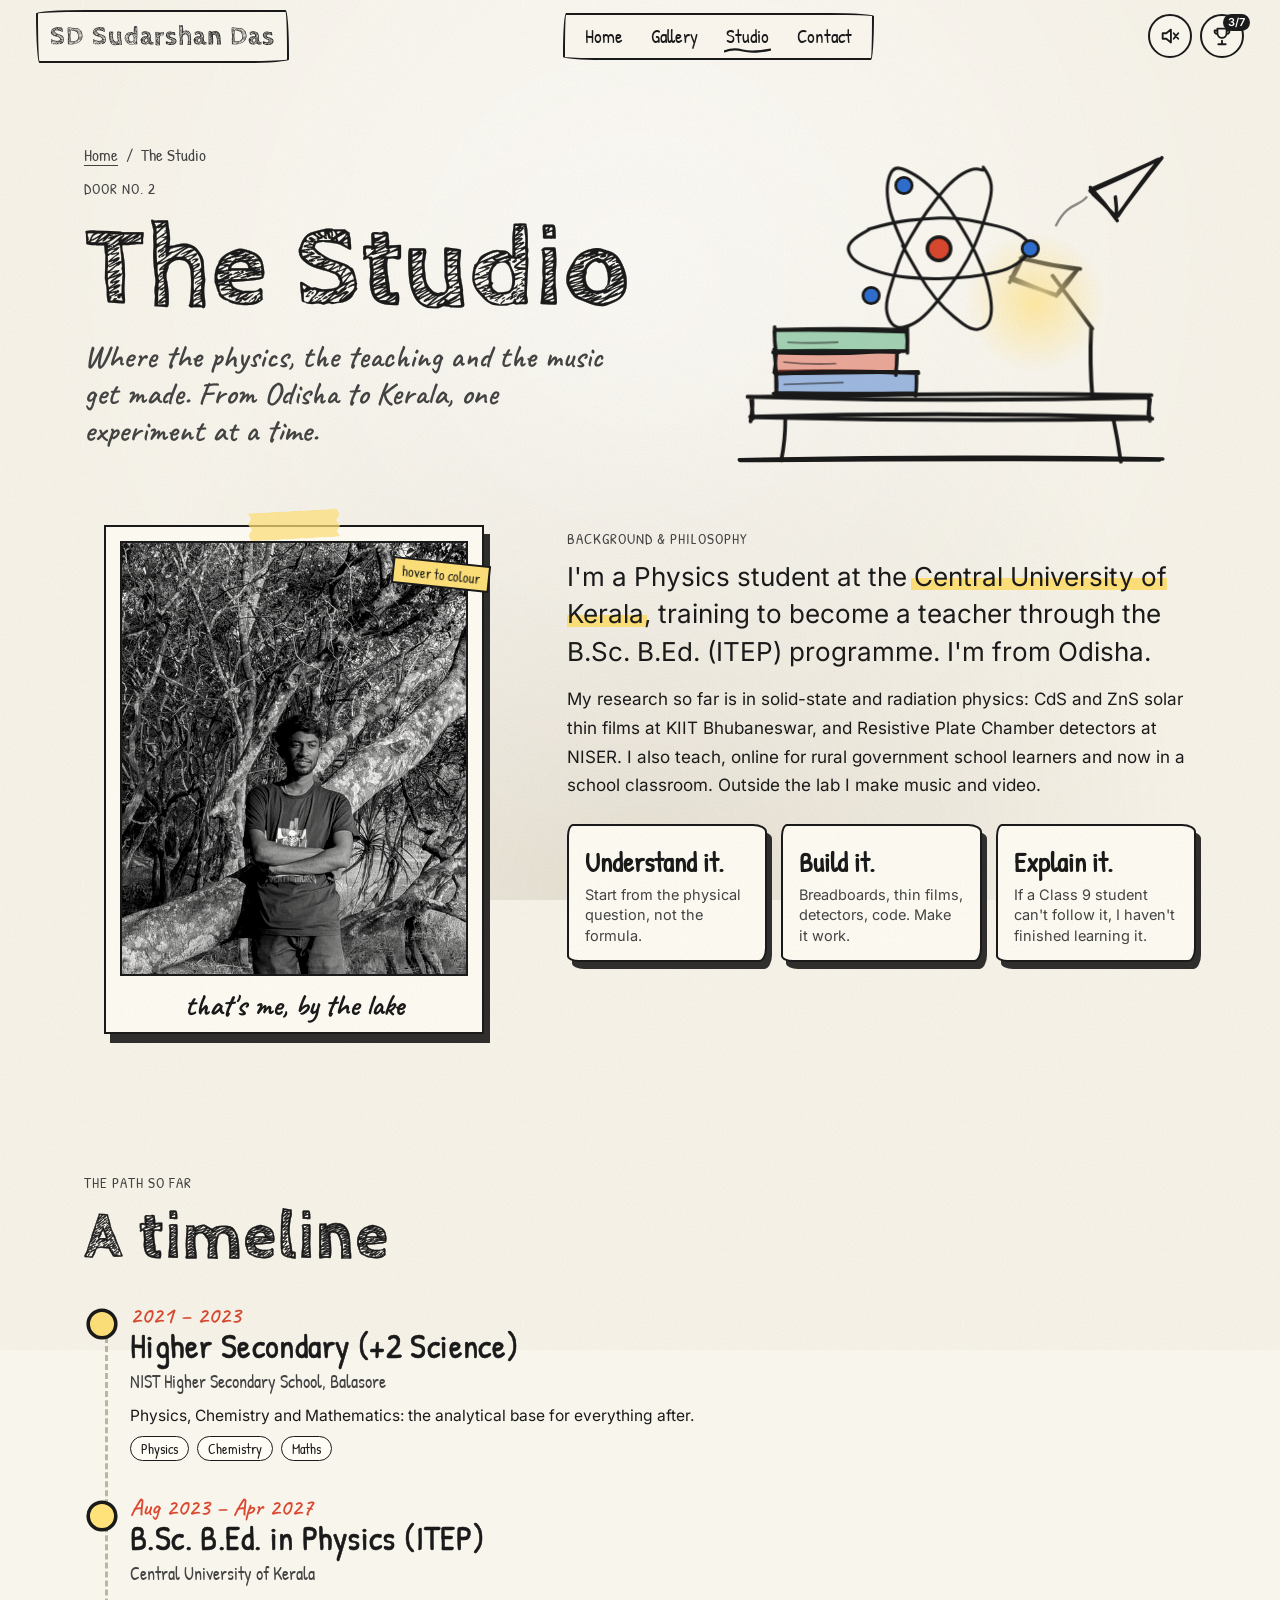
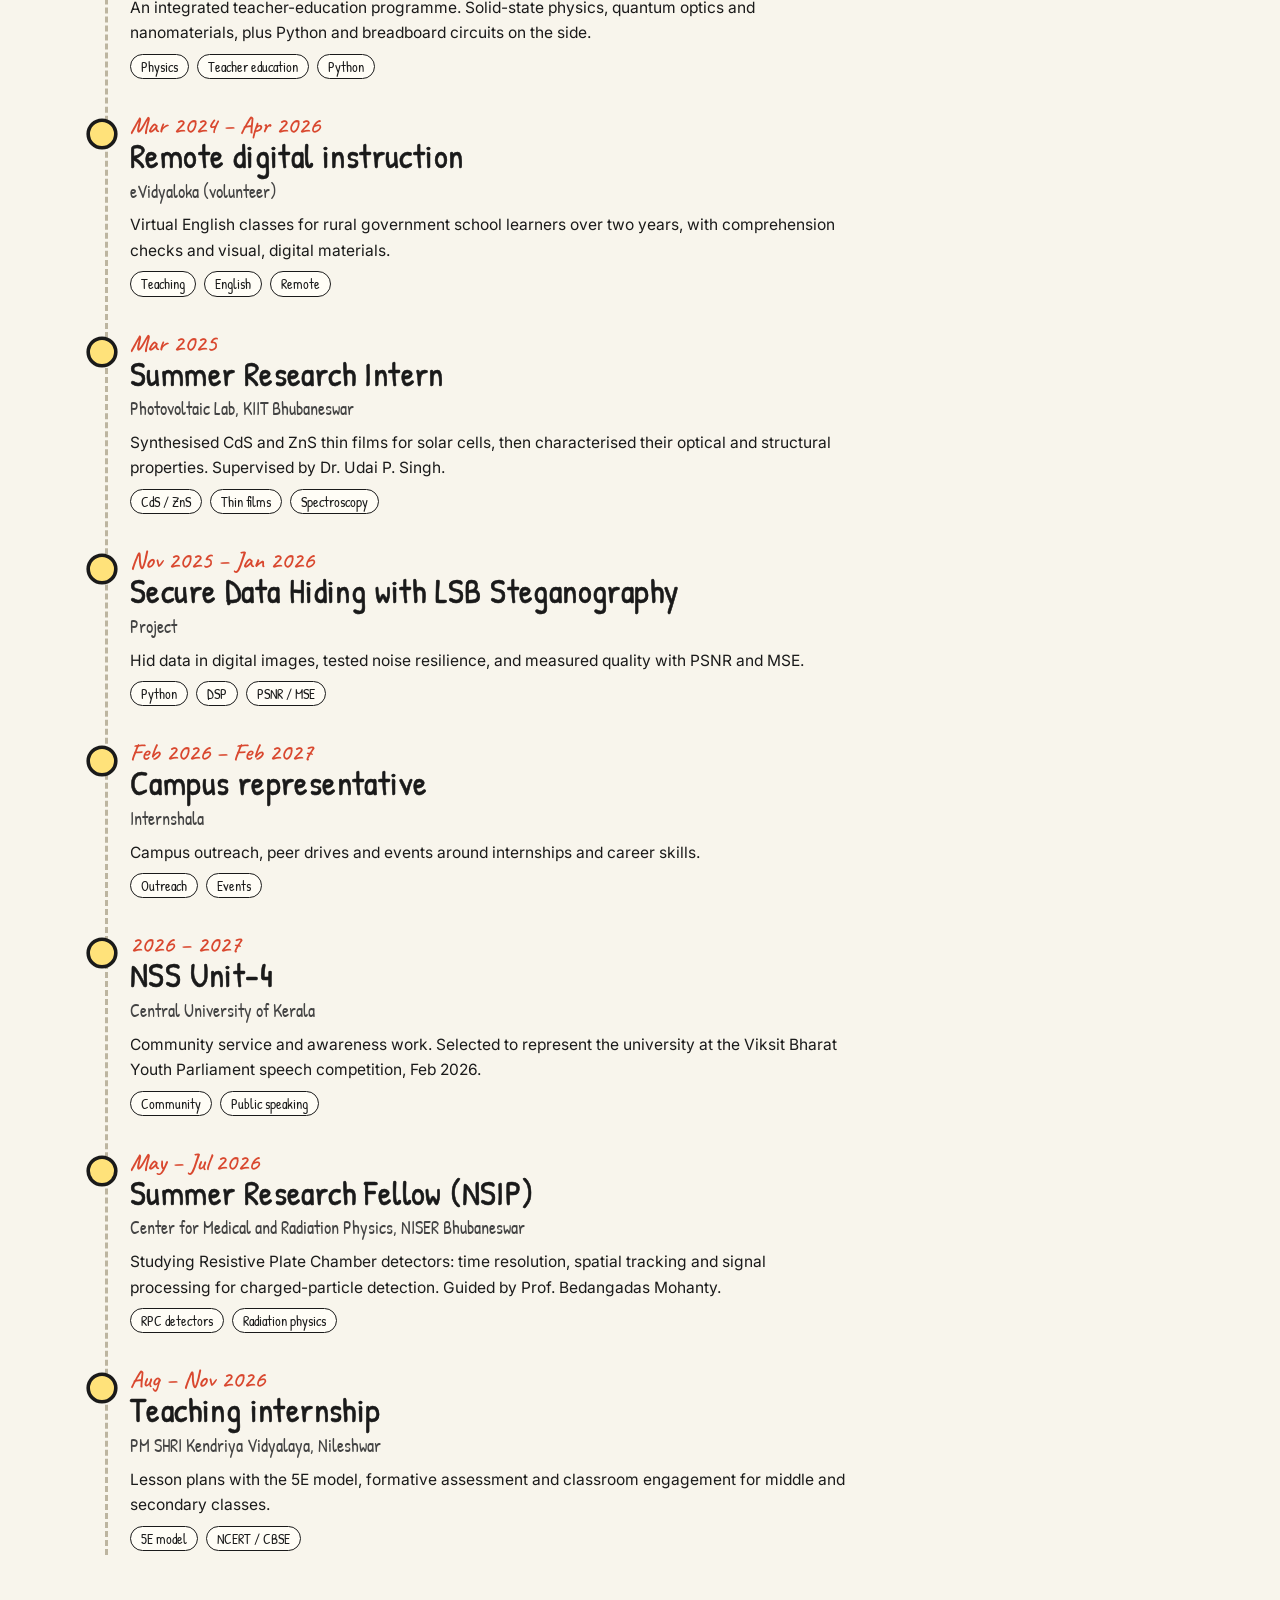
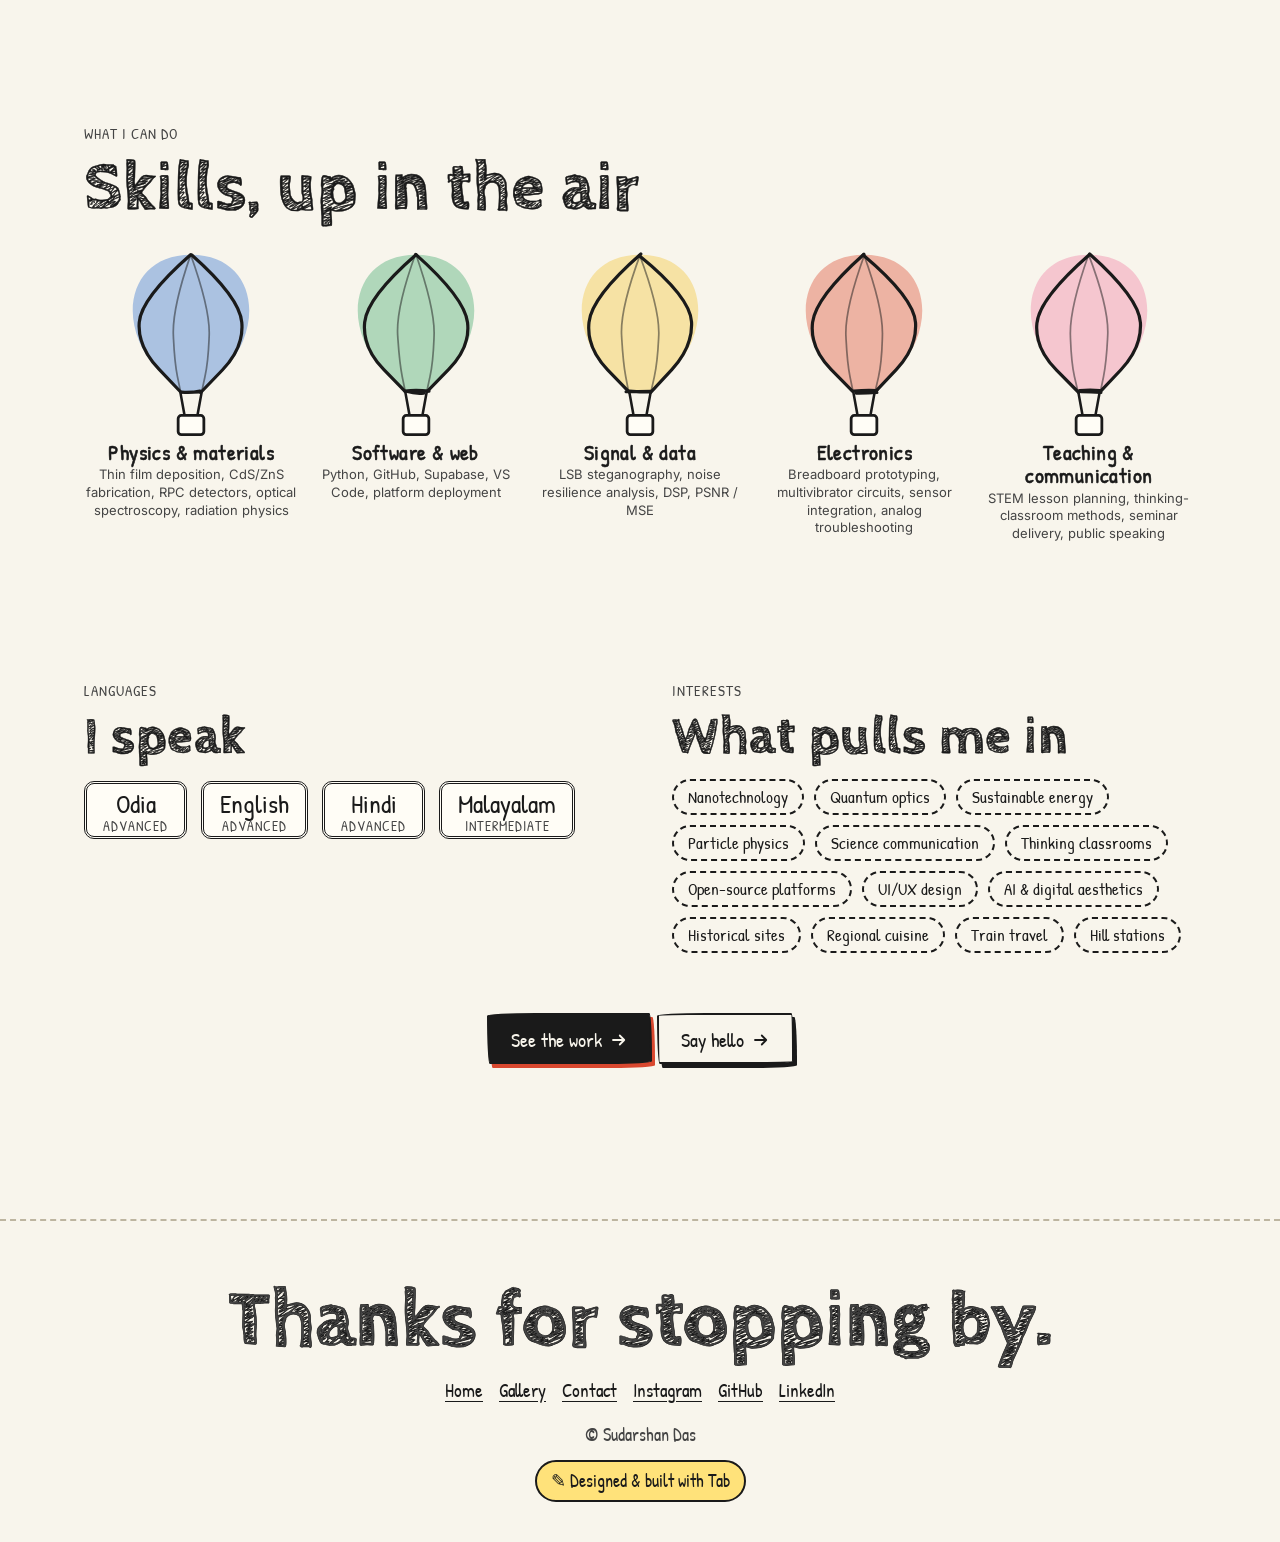
<file: site/about.html>
<!doctype html>
<html lang="en"><head><meta charset="utf-8"><meta name="viewport" content="width=device-width,initial-scale=1,viewport-fit=cover">
<title>The Studio | Sudarshan Das</title><meta name="description" content="About Sudarshan Das: physics student and teacher-in-training from Odisha, studying at the Central University of Kerala. Timeline, skills, languages and interests."><meta name="theme-color" content="#f8f5ec">
<meta property="og:title" content="The Studio | Sudarshan Das"><meta property="og:description" content="About Sudarshan Das: physics student and teacher-in-training from Odisha, studying at the Central University of Kerala. Timeline, skills, languages and interests."><meta property="og:type" content="website">
<link rel="icon" href="data:image/svg+xml,%3Csvg xmlns='http://www.w3.org/2000/svg' viewBox='0 0 64 64'%3E%3Crect width='64' height='64' rx='14' fill='%23f8f5ec'/%3E%3Ctext x='32' y='43' font-size='30' font-weight='700' text-anchor='middle' font-family='Georgia' fill='%231a1a1a'%3ESD%3C/text%3E%3C/svg%3E">
<link rel="preload" href="assets/fonts/cabin.woff2" as="font" type="font/woff2" crossorigin>
<link rel="stylesheet" href="styles.css"><noscript><style>.pre,.wipe{display:none}.rv,.words span.w>i{opacity:1;transform:none}svg .draw{stroke-dashoffset:0}svg .fillin{opacity:1}.fly{height:auto}.fly-stick{height:auto;position:static}</style></noscript>
</head><body data-page="about">
<a class="skip" href="#main">Skip to content</a>
<svg width=0 height=0 style=position:absolute aria-hidden=true><defs><filter id="shd" x="-30%" y="-30%" width="160%" height="160%"><feDropShadow dx="1" dy="2" stdDeviation="1.6" flood-opacity=".3"/></filter><radialGradient id="glow" cx="50%" cy="60%" r="60%"><stop offset="0" stop-color="#fff4c4"/><stop offset=".6" stop-color="#f6d98a"/><stop offset="1" stop-color="#e9b95a"/></radialGradient><radialGradient id="lamp" cx="50%" cy="50%" r="50%"><stop offset="0" stop-color="#ffe9a0" stop-opacity=".95"/><stop offset="1" stop-color="#ffe9a0" stop-opacity="0"/></radialGradient></defs></svg><div class="progress"></div><div class="cur"></div><div class="cur-dot"></div>
<div class="wipe" id="wipe" aria-hidden="true"><i></i><i></i><i></i><i></i><i></i></div>
<div class="pre" id="pre" aria-hidden="true"><div class="pre-half l"></div><div class="pre-half r"></div><div class="pre-core">
<svg viewBox="0 0 220 90" class="sk-pre"><path class="draw" pathLength="1" d="M10.1 60.3Q40.4 20.5 55.3 43.5Q70.3 66.5 84.9 42.2Q99.4 18.0 115.0 41.1Q130.5 64.2 145.5 42.9Q160.5 21.5 185.2 39.6L210.0 57.7" stroke-width="5" fill="none"/></svg>
<div class="pre-num">00</div><div class="pre-sub">sketching Sudarshan's world&hellip;</div><div class="pre-bar"><i></i></div></div></div><header class="top"><a class="logo" href="index.html" aria-label="Sudarshan Das, home"><b>SD</b><span>Sudarshan Das</span></a>
<nav class="nav" aria-label="Main"><a href="index.html">Home</a><a href="gallery.html">Gallery</a><a href="about.html" aria-current="page">Studio</a><a href="contact.html">Contact</a></nav>
<div class="tools"><button class="tool" id="sound" aria-pressed="false" aria-label="Sound off" title="Sound"><svg viewBox="0 0 24 24"><path d="M4 9v6h4l5 4V5L8 9z"/><path class="wave" d="M16.5 8.5a5 5 0 010 7M19 6a8.5 8.5 0 010 12"/><path class="mute" d="M16 9l5 6M21 9l-5 6"/></svg></button>
<button class="tool" id="ach" aria-expanded="false" aria-label="Stamps collected" title="Stamps"><svg viewBox="0 0 24 24"><path d="M8 21h8M12 17v4M7 4h10v5a5 5 0 01-10 0zM7 6H4a3 3 0 003 4M17 6h3a3 3 0 01-3 4"/></svg><span class="cnt" id="cnt">0/7</span></button></div></header>
<div class="toast" id="toast" role="status" aria-live="polite"><div class="box"><svg viewBox="0 0 24 24"><path d="M5 13l4 4L19 7" fill="none"/></svg></div><div><b>Stamp collected</b><span></span></div></div>
<aside class="panel" id="panel" aria-label="Stamps"><h3>Stamps <button class="x" aria-label="Close">&times;</button></h3><ul></ul></aside>

<main id="main">
<section class="ph"><div><div class="crumbs"><a href="index.html">Home</a> / <span>The Studio</span></div><span class="tag">door no. 2</span><h1 class="words">The Studio</h1>
<p class="lead rv">Where the physics, the teaching and the music get made. From Odisha to Kerala, one experiment at a time.</p></div><div class="art sk"><svg viewBox="0 0 420 300" role="img" aria-label="Sketch of a desk with books, a lamp and an atom" class="art-svg"><path class="draw" pathLength="1" d="M29.8 291.1Q209.2 289.6 388.6 290.5M29.3 290.4Q210.3 286.4 391.3 289.8" stroke-width="3" fill="none" style="--d:0.00s" /><path class="fillin " d="M39.0 236.3Q208.0 240.3 376.9 236.7M38.5 236.6Q207.9 240.8 377.4 236.4M378.9 234.4Q380.6 245.8 380.3 257.1M379.2 234.3Q379.5 243.8 379.8 253.2M377.0 254.5Q209.5 250.6 42.0 254.6M380.1 253.0Q210.0 251.3 40.0 254.9M39.1 252.6Q40.1 244.1 40.4 235.6M39.4 255.9Q39.7 244.8 40.6 233.7Z" fill="#fffdf6" style="--d:0.10s;--o:1" /><path class="draw" pathLength="1" d="M36.4 236.5Q207.2 241.4 378.0 237.1M41.4 236.6Q211.5 232.4 381.5 235.1M379.3 235.2Q380.1 243.0 379.0 250.9M380.3 238.9Q378.6 247.9 380.1 257.0M382.2 255.2Q212.7 258.1 43.2 254.0M380.2 254.0Q209.4 249.2 38.6 253.6M39.0 257.4Q41.0 247.8 40.3 238.1M40.8 255.1Q40.4 246.1 39.3 237.2" stroke-width="3.4" fill="none" style="--d:0.10s" /><path class="draw" pathLength="1" d="M68.6 255.9Q68.7 273.1 65.2 290.7M348.6 253.4Q352.7 272.6 355.4 292.0" stroke-width="3.2" fill="none" style="--d:0.20s" /><path class="fillin " d="M60 216h120v18h-120z" fill="#2f6fd0" style="--d:0.30s;--o:0.45" /><path class="draw" pathLength="1" d="M61.4 216.7Q121.8 216.2 182.2 215.3M62.4 215.0Q122.4 213.6 182.5 216.5M180.4 215.8Q181.1 225.4 180.1 235.0M180.6 216.8Q181.3 226.4 179.9 236.0M178.4 234.3Q118.4 236.9 58.5 233.7M180.0 233.3Q120.1 234.5 60.2 233.2M60.7 235.8Q61.8 226.9 60.8 218.1M60.9 235.9Q60.4 225.0 60.7 214.1" stroke-width="3" fill="none" style="--d:0.30s" /><path class="draw soft" pathLength="1" d="M67.7 226.0Q92.7 225.3 117.8 224.4" stroke-width="1.6" fill="none" style="--d:0.50s" /><path class="fillin " d="M60 198h104v18h-104z" fill="#d9482f" style="--d:0.40s;--o:0.45" /><path class="draw" pathLength="1" d="M62.2 197.5Q114.0 196.1 165.8 198.5M58.5 198.7Q110.4 201.0 162.2 197.2M164.1 199.7Q164.3 207.7 163.0 215.7M163.9 198.8Q164.0 208.4 163.1 218.1M161.2 216.1Q111.3 213.5 61.4 216.7M165.3 215.2Q112.6 214.8 60.0 216.8M60.9 218.4Q60.2 207.3 59.0 196.1M59.1 215.8Q60.8 207.2 60.2 198.6" stroke-width="3" fill="none" style="--d:0.40s" /><path class="draw soft" pathLength="1" d="M67.5 206.9Q89.5 209.3 111.5 208.2" stroke-width="1.6" fill="none" style="--d:0.50s" /><path class="fillin " d="M60 180h112v18h-112z" fill="#3aa56b" style="--d:0.50s;--o:0.45" /><path class="draw" pathLength="1" d="M60.3 179.6Q115.8 178.8 171.4 181.0M60.1 179.3Q115.1 177.7 170.2 179.2M172.9 177.6Q173.3 188.4 173.0 199.1M172.1 180.9Q173.5 188.3 172.6 195.8M170.5 197.6Q114.3 198.3 58.2 198.5M171.7 197.2Q116.6 197.6 61.5 197.8M60.5 196.4Q59.3 188.5 59.2 180.6M60.6 201.0Q59.0 189.0 59.5 177.0" stroke-width="3" fill="none" style="--d:0.50s" /><path class="draw soft" pathLength="1" d="M71.0 190.1Q92.1 191.2 113.3 190.0" stroke-width="1.6" fill="none" style="--d:0.50s" /><path class="draw" pathLength="1" d="M331.1 237.3Q328.6 208.0 330.0 178.7M330.9 178.3Q313.6 154.8 297.1 133.2" stroke-width="3.4" fill="none" style="--d:0.60s" /><path class="draw" pathLength="1" d="M269.8 118.4Q293.4 124.5 316.9 127.6M272.3 118.7Q296.7 124.5 320.7 127.3M317.5 128.6Q308.3 137.7 301.6 147.7M318.5 127.6Q310.5 139.8 300.2 150.4M298.3 149.5Q279.6 142.1 261.4 134.4M298.7 149.0Q279.8 143.1 262.3 136.7M262.8 135.4Q267.9 126.4 271.6 116.9M260.3 138.7Q264.5 128.8 270.9 118.4" stroke-width="3.2" fill="none" style="--d:0.70s" /><circle class="lampglow" cx="282" cy="156" r="60" fill="url(#lamp)"/><g class="spin-slow" style="transform-origin:200px 110px"><g transform="rotate(0 200 110)"><path class="draw" pathLength="1" d="M139.6 93.3Q161.0 87.3 174.1 85.8Q187.2 84.4 200.4 83.8Q213.5 83.3 226.1 85.7Q238.7 88.1 249.8 90.7Q260.9 93.4 267.2 97.1Q273.6 100.8 276.7 105.3Q279.7 109.8 276.3 114.1Q272.9 118.5 266.4 122.9Q260.0 127.4 249.5 129.9Q238.9 132.5 226.3 134.0Q213.6 135.5 200.1 135.6Q186.5 135.8 173.4 134.5Q160.2 133.2 149.5 130.0Q138.8 126.8 132.5 123.1Q126.2 119.4 123.7 114.4Q121.1 109.4 124.1 105.4Q127.0 101.3 133.9 97.3L140.7 93.4" stroke-width="2.6" fill="none" style="--d:0.80s" /></g><g transform="rotate(60 200 110)"><path class="draw" pathLength="1" d="M182.5 134.8Q157.3 132.4 147.7 129.1Q138.0 125.8 132.1 121.8Q126.1 117.7 123.2 112.9Q120.3 108.1 124.3 104.1Q128.2 100.2 135.3 96.3Q142.4 92.3 153.3 89.2Q164.3 86.1 177.7 85.1Q191.0 84.0 204.7 84.2Q218.4 84.4 231.0 86.1Q243.6 87.7 253.6 91.1Q263.6 94.5 269.5 98.6Q275.3 102.7 276.7 107.2Q278.0 111.8 276.0 116.3Q273.9 120.8 265.7 124.5Q257.4 128.2 246.6 131.3Q235.7 134.3 222.7 135.3Q209.8 136.2 195.8 135.9L181.9 135.7" stroke-width="2.6" fill="none" style="--d:1.10s" /></g><g transform="rotate(120 200 110)"><path class="draw" pathLength="1" d="M120.8 112.1Q124.8 102.6 130.8 98.4Q136.8 94.3 147.3 91.6Q157.8 88.9 169.7 86.8Q181.6 84.6 195.2 84.3Q208.9 84.0 221.4 85.8Q233.9 87.5 245.9 89.9Q258.0 92.2 264.6 95.9Q271.2 99.7 274.2 103.8Q277.1 108.0 275.7 112.5Q274.2 117.1 269.2 121.5Q264.2 125.9 253.3 128.5Q242.4 131.1 230.5 133.5Q218.6 136.0 204.7 136.0Q190.8 136.1 178.1 134.8Q165.5 133.6 153.9 131.2Q142.2 128.9 134.3 124.5Q126.3 120.1 124.7 115.7L123.2 111.3" stroke-width="2.6" fill="none" style="--d:1.40s" /></g></g><circle cx="200" cy="110" r="10" fill="#d9482f" stroke="#1a1a1a" stroke-width="3"/><circle cx="278" cy="110" r="7" fill="#2f6fd0" stroke="#1a1a1a" stroke-width="2.4" class="sticker" style="--d:1.2s"/><circle cx="170" cy="56" r="7" fill="#2f6fd0" stroke="#1a1a1a" stroke-width="2.4" class="sticker" style="--d:1.4s"/><circle cx="142" cy="150" r="7" fill="#2f6fd0" stroke="#1a1a1a" stroke-width="2.4" class="sticker" style="--d:1.6s"/><path class="draw" pathLength="1" d="M329.5 59.3Q360.2 46.0 389.5 33.0M329.4 61.0Q358.2 48.5 387.2 33.7M385.9 36.9Q367.9 59.2 353.0 81.9M390.5 32.3Q370.0 58.4 352.0 82.5M352.3 86.0Q341.5 70.6 329.3 57.6M351.1 82.6Q341.4 72.4 329.0 60.3M331.3 63.1Q342.0 72.8 351.6 82.9M351.4 84.8Q352.2 75.3 350.7 65.8" stroke-width="3" fill="none" style="--d:1.40s" /><path class="draw soft" pathLength="1" d="M300 90C310 70 320 74 326 66" stroke-width="2" fill="none" style="--d:1.60s" stroke-dasharray="1"/></svg></div></section>
<section class="sec" style="padding-top:34px"><div class="about-grid">
<figure class="polaroid rv" style="--r:-3deg" tabindex="0" aria-label="Photo of Sudarshan. Tap to colour it in."><span class="tape"></span><span class="tip">hover to colour</span><div class="ph-img"><img class="gray" src="assets/about.jpg" alt="" style="filter:grayscale(1) contrast(1.15)" loading="lazy"><img class="color" src="assets/about.jpg" alt="Sudarshan Das by a lake at golden hour" loading="lazy"></div><figcaption>that's me, by the lake</figcaption></figure>
<div class="bio"><span class="tag rv">background &amp; philosophy</span><p class="big rv">I'm a Physics student at the <span class="hl">Central University of Kerala</span>, training to become a teacher through the B.Sc. B.Ed. (ITEP) programme. I'm from Odisha.</p>
<p class="rv">My research so far is in solid-state and radiation physics: CdS and ZnS solar thin films at KIIT Bhubaneswar, and Resistive Plate Chamber detectors at NISER. I also teach, online for rural government school learners and now in a school classroom. Outside the lab I make music and video.</p>
<div class="principles"><div class="pr paper rv" style="--r:-1.5deg"><b>Understand it.</b><span>Start from the physical question, not the formula.</span></div><div class="pr paper rv" style="--r:1deg;--rd:.1s"><b>Build it.</b><span>Breadboards, thin films, detectors, code. Make it work.</span></div><div class="pr paper rv" style="--r:-.5deg;--rd:.2s"><b>Explain it.</b><span>If a Class 9 student can't follow it, I haven't finished learning it.</span></div></div></div></div></section>
<section class="sec" style="padding-top:20px"><div class="sec-h"><div><span class="tag">the path so far</span><h2 class="words">A timeline</h2></div></div>
<div class="tl"><div class="tl-line" aria-hidden="true"><i></i></div><div class="tl-item"><div class="when">2021 – 2023</div><h3>Higher Secondary (+2 Science)</h3><div class="org">NIST Higher Secondary School, Balasore</div><p>Physics, Chemistry and Mathematics: the analytical base for everything after.</p><div class="chips"><span class=mini>Physics</span><span class=mini>Chemistry</span><span class=mini>Maths</span></div></div><div class="tl-item"><div class="when">Aug 2023 – Apr 2027</div><h3>B.Sc. B.Ed. in Physics (ITEP)</h3><div class="org">Central University of Kerala</div><p>An integrated teacher-education programme. Solid-state physics, quantum optics and nanomaterials, plus Python and breadboard circuits on the side.</p><div class="chips"><span class=mini>Physics</span><span class=mini>Teacher education</span><span class=mini>Python</span></div></div><div class="tl-item"><div class="when">Mar 2024 – Apr 2026</div><h3>Remote digital instruction</h3><div class="org">eVidyaloka (volunteer)</div><p>Virtual English classes for rural government school learners over two years, with comprehension checks and visual, digital materials.</p><div class="chips"><span class=mini>Teaching</span><span class=mini>English</span><span class=mini>Remote</span></div></div><div class="tl-item"><div class="when">Mar 2025</div><h3>Summer Research Intern</h3><div class="org">Photovoltaic Lab, KIIT Bhubaneswar</div><p>Synthesised CdS and ZnS thin films for solar cells, then characterised their optical and structural properties. Supervised by Dr. Udai P. Singh.</p><div class="chips"><span class=mini>CdS / ZnS</span><span class=mini>Thin films</span><span class=mini>Spectroscopy</span></div></div><div class="tl-item"><div class="when">Nov 2025 – Jan 2026</div><h3>Secure Data Hiding with LSB Steganography</h3><div class="org">Project</div><p>Hid data in digital images, tested noise resilience, and measured quality with PSNR and MSE.</p><div class="chips"><span class=mini>Python</span><span class=mini>DSP</span><span class=mini>PSNR / MSE</span></div></div><div class="tl-item"><div class="when">Feb 2026 – Feb 2027</div><h3>Campus representative</h3><div class="org">Internshala</div><p>Campus outreach, peer drives and events around internships and career skills.</p><div class="chips"><span class=mini>Outreach</span><span class=mini>Events</span></div></div><div class="tl-item"><div class="when">2026 – 2027</div><h3>NSS Unit-4</h3><div class="org">Central University of Kerala</div><p>Community service and awareness work. Selected to represent the university at the Viksit Bharat Youth Parliament speech competition, Feb 2026.</p><div class="chips"><span class=mini>Community</span><span class=mini>Public speaking</span></div></div><div class="tl-item"><div class="when">May – Jul 2026</div><h3>Summer Research Fellow (NSIP)</h3><div class="org">Center for Medical and Radiation Physics, NISER Bhubaneswar</div><p>Studying Resistive Plate Chamber detectors: time resolution, spatial tracking and signal processing for charged-particle detection. Guided by Prof. Bedangadas Mohanty.</p><div class="chips"><span class=mini>RPC detectors</span><span class=mini>Radiation physics</span></div></div><div class="tl-item"><div class="when">Aug – Nov 2026</div><h3>Teaching internship</h3><div class="org">PM SHRI Kendriya Vidyalaya, Nileshwar</div><p>Lesson plans with the 5E model, formative assessment and classroom engagement for middle and secondary classes.</p><div class="chips"><span class=mini>5E model</span><span class=mini>NCERT / CBSE</span></div></div></div></section>
<section class="sec" style="padding-top:20px"><div class="sec-h"><div><span class="tag">what I can do</span><h2 class="words">Skills, up in the air</h2></div></div><div class="balloons"><div class="bal rv" style="--fd:0.0s;--rd:0.0s" tabindex="0"><svg viewBox="0 0 140 182" aria-hidden="true"><g class="shape"><path d="M70 10C20 10 4 56 24 96C34 116 52 130 60 138H80C88 130 106 116 116 96C136 56 120 10 70 10Z" fill="#2f6fd0" fill-opacity=".38"/><path d="M69.6 10.1Q23.5 50.6 21.7 73.1Q19.9 95.7 40.3 117.1L60.8 138.6" fill="none" stroke="#1a1a1a" stroke-width="3" stroke-linecap="round"/><path d="M70.7 10.3Q115.4 49.8 117.4 73.2Q119.5 96.6 99.3 117.6L79.1 138.6" fill="none" stroke="#1a1a1a" stroke-width="3" stroke-linecap="round"/><path d="M62.3 138.5Q70.6 138.6 78.9 138.1M61.1 138.2Q69.7 139.3 78.3 137.3" stroke="#1a1a1a" stroke-width="3" fill="none" stroke-linecap="round"/><path d="M69.5 10.6Q52.6 59.6 53.5 84.6Q54.5 109.6 57.3 123.5L60.2 137.5" fill="none" stroke="#1a1a1a" stroke-width="1.6" opacity=".5"/><path d="M69.7 10.0Q87.8 60.5 87.0 84.9Q86.2 109.3 83.1 123.4L80.1 137.4" fill="none" stroke="#1a1a1a" stroke-width="1.6" opacity=".5"/></g><path d="M60 138L64 160M80 138L76 160" stroke="#1a1a1a" stroke-width="2.4" fill="none"/><rect x="58" y="160" width="24" height="18" rx="3" fill="#fffdf6" stroke="#1a1a1a" stroke-width="2.6"/></svg><h3>Physics & materials</h3><p>Thin film deposition, CdS/ZnS fabrication, RPC detectors, optical spectroscopy, radiation physics</p></div><div class="bal rv" style="--fd:0.7s;--rd:0.08s" tabindex="0"><svg viewBox="0 0 140 182" aria-hidden="true"><g class="shape"><path d="M70 10C20 10 4 56 24 96C34 116 52 130 60 138H80C88 130 106 116 116 96C136 56 120 10 70 10Z" fill="#3aa56b" fill-opacity=".38"/><path d="M70.0 10.1Q24.6 49.7 22.1 73.0Q19.7 96.4 39.8 117.1L60.0 137.7" fill="none" stroke="#1a1a1a" stroke-width="3" stroke-linecap="round"/><path d="M69.8 9.7Q115.4 50.3 118.1 73.3Q120.8 96.4 100.5 117.0L80.3 137.7" fill="none" stroke="#1a1a1a" stroke-width="3" stroke-linecap="round"/><path d="M61.0 137.5Q69.2 140.0 77.3 139.2M59.6 137.2Q70.9 136.0 82.1 137.4" stroke="#1a1a1a" stroke-width="3" fill="none" stroke-linecap="round"/><path d="M69.4 9.8Q51.3 59.8 52.9 85.3Q54.5 110.7 57.2 124.1L59.9 137.4" fill="none" stroke="#1a1a1a" stroke-width="1.6" opacity=".5"/><path d="M69.8 9.4Q87.6 60.2 86.9 84.7Q86.2 109.3 83.1 123.6L80.0 137.9" fill="none" stroke="#1a1a1a" stroke-width="1.6" opacity=".5"/></g><path d="M60 138L64 160M80 138L76 160" stroke="#1a1a1a" stroke-width="2.4" fill="none"/><rect x="58" y="160" width="24" height="18" rx="3" fill="#fffdf6" stroke="#1a1a1a" stroke-width="2.6"/></svg><h3>Software & web</h3><p>Python, GitHub, Supabase, VS Code, platform deployment</p></div><div class="bal rv" style="--fd:1.4s;--rd:0.16s" tabindex="0"><svg viewBox="0 0 140 182" aria-hidden="true"><g class="shape"><path d="M70 10C20 10 4 56 24 96C34 116 52 130 60 138H80C88 130 106 116 116 96C136 56 120 10 70 10Z" fill="#f2c230" fill-opacity=".38"/><path d="M70.8 9.4Q24.9 49.5 22.4 73.1Q19.9 96.8 39.8 117.4L59.7 138.0" fill="none" stroke="#1a1a1a" stroke-width="3" stroke-linecap="round"/><path d="M69.4 10.9Q116.9 49.4 118.1 72.7Q119.3 95.9 99.7 117.2L80.0 138.5" fill="none" stroke="#1a1a1a" stroke-width="3" stroke-linecap="round"/><path d="M60.1 137.3Q69.8 138.1 79.4 138.1M57.0 137.9Q68.5 137.5 80.0 137.5" stroke="#1a1a1a" stroke-width="3" fill="none" stroke-linecap="round"/><path d="M70.3 9.7Q51.5 60.3 52.8 85.2Q54.1 110.1 56.7 123.9L59.3 137.6" fill="none" stroke="#1a1a1a" stroke-width="1.6" opacity=".5"/><path d="M69.4 9.8Q88.6 60.7 87.5 85.3Q86.5 109.8 83.3 124.2L80.1 138.6" fill="none" stroke="#1a1a1a" stroke-width="1.6" opacity=".5"/></g><path d="M60 138L64 160M80 138L76 160" stroke="#1a1a1a" stroke-width="2.4" fill="none"/><rect x="58" y="160" width="24" height="18" rx="3" fill="#fffdf6" stroke="#1a1a1a" stroke-width="2.6"/></svg><h3>Signal & data</h3><p>LSB steganography, noise resilience analysis, DSP, PSNR / MSE</p></div><div class="bal rv" style="--fd:2.0999999999999996s;--rd:0.24s" tabindex="0"><svg viewBox="0 0 140 182" aria-hidden="true"><g class="shape"><path d="M70 10C20 10 4 56 24 96C34 116 52 130 60 138H80C88 130 106 116 116 96C136 56 120 10 70 10Z" fill="#d9482f" fill-opacity=".38"/><path d="M69.9 9.6Q24.8 50.0 22.0 73.2Q19.2 96.5 39.2 117.0L59.2 137.4" fill="none" stroke="#1a1a1a" stroke-width="3" stroke-linecap="round"/><path d="M69.2 10.2Q116.7 50.2 118.1 73.4Q119.5 96.7 100.1 117.2L80.7 137.7" fill="none" stroke="#1a1a1a" stroke-width="3" stroke-linecap="round"/><path d="M62.6 139.1Q72.3 139.2 82.0 138.6M60.4 137.2Q71.1 136.4 81.9 136.8" stroke="#1a1a1a" stroke-width="3" fill="none" stroke-linecap="round"/><path d="M70.7 9.4Q52.1 60.6 53.1 85.6Q54.2 110.6 57.0 124.3L59.8 137.9" fill="none" stroke="#1a1a1a" stroke-width="1.6" opacity=".5"/><path d="M69.8 9.8Q87.8 59.4 87.2 84.9Q86.7 110.3 83.5 124.2L80.3 138.0" fill="none" stroke="#1a1a1a" stroke-width="1.6" opacity=".5"/></g><path d="M60 138L64 160M80 138L76 160" stroke="#1a1a1a" stroke-width="2.4" fill="none"/><rect x="58" y="160" width="24" height="18" rx="3" fill="#fffdf6" stroke="#1a1a1a" stroke-width="2.6"/></svg><h3>Electronics</h3><p>Breadboard prototyping, multivibrator circuits, sensor integration, analog troubleshooting</p></div><div class="bal rv" style="--fd:2.8s;--rd:0.32s" tabindex="0"><svg viewBox="0 0 140 182" aria-hidden="true"><g class="shape"><path d="M70 10C20 10 4 56 24 96C34 116 52 130 60 138H80C88 130 106 116 116 96C136 56 120 10 70 10Z" fill="#ee7aa0" fill-opacity=".38"/><path d="M70.0 10.3Q23.8 50.8 21.4 73.9Q19.1 96.9 39.7 117.8L60.4 138.6" fill="none" stroke="#1a1a1a" stroke-width="3" stroke-linecap="round"/><path d="M70.6 9.4Q116.6 50.3 118.0 73.5Q119.3 96.7 99.6 117.6L79.9 138.4" fill="none" stroke="#1a1a1a" stroke-width="3" stroke-linecap="round"/><path d="M61.2 136.9Q70.6 135.9 80.1 136.8M62.5 137.7Q71.8 137.7 81.1 138.6" stroke="#1a1a1a" stroke-width="3" fill="none" stroke-linecap="round"/><path d="M69.7 9.8Q52.0 59.5 52.6 84.7Q53.3 110.0 56.4 123.7L59.6 137.4" fill="none" stroke="#1a1a1a" stroke-width="1.6" opacity=".5"/><path d="M69.7 10.2Q88.5 59.3 87.5 84.5Q86.4 109.7 83.5 124.1L80.5 138.6" fill="none" stroke="#1a1a1a" stroke-width="1.6" opacity=".5"/></g><path d="M60 138L64 160M80 138L76 160" stroke="#1a1a1a" stroke-width="2.4" fill="none"/><rect x="58" y="160" width="24" height="18" rx="3" fill="#fffdf6" stroke="#1a1a1a" stroke-width="2.6"/></svg><h3>Teaching & communication</h3><p>STEM lesson planning, thinking-classroom methods, seminar delivery, public speaking</p></div></div></section>
<section class="sec" style="padding-top:20px"><div class="two"><div><span class="tag">languages</span><h2 class="words" style="font-size:clamp(30px,5vw,52px)">I speak</h2><div class="lang">
<div class="stamp rv" style="--r:-3deg">Odia<small>advanced</small></div><div class="stamp rv" style="--r:2deg;--rd:.08s">English<small>advanced</small></div><div class="stamp rv" style="--r:-1deg;--rd:.16s">Hindi<small>advanced</small></div><div class="stamp rv" style="--r:3deg;--rd:.24s">Malayalam<small>intermediate</small></div></div></div>
<div><span class="tag">interests</span><h2 class="words" style="font-size:clamp(30px,5vw,52px)">What pulls me in</h2><div class="int rv"><span>Nanotechnology</span><span>Quantum optics</span><span>Sustainable energy</span><span>Particle physics</span><span>Science communication</span><span>Thinking classrooms</span><span>Open-source platforms</span><span>UI/UX design</span><span>AI &amp; digital aesthetics</span><span>Historical sites</span><span>Regional cuisine</span><span>Train travel</span><span>Hill stations</span></div></div></div>
<div style="text-align:center;margin-top:60px" class="rv"><a class="btn dark" href="gallery.html">See the work <svg viewBox="0 0 24 24"><path d="M4 12h15M13 6l6 6-6 6"/></svg></a> <a class="btn" href="contact.html">Say hello <svg viewBox="0 0 24 24"><path d="M4 12h15M13 6l6 6-6 6"/></svg></a></div></section>
</main><footer class="foot"><p class="big rv">Thanks for stopping by.</p>
<nav aria-label="Footer"><a href="index.html">Home</a><a href="gallery.html">Gallery</a><a href="contact.html">Contact</a><a href="https://www.instagram.com/sudarshan.4u/" target="_blank" rel="noopener">Instagram</a><a href="https://github.com/Darshan-143" target="_blank" rel="noopener">GitHub</a><a href="https://www.linkedin.com/in/darshan4u-/" target="_blank" rel="noopener">LinkedIn</a></nav>
<p>&copy; Sudarshan Das</p><div class="built">&#9998; Designed &amp; built with Tab</div></footer>
<script src="site.js" defer></script></body></html>
</file>
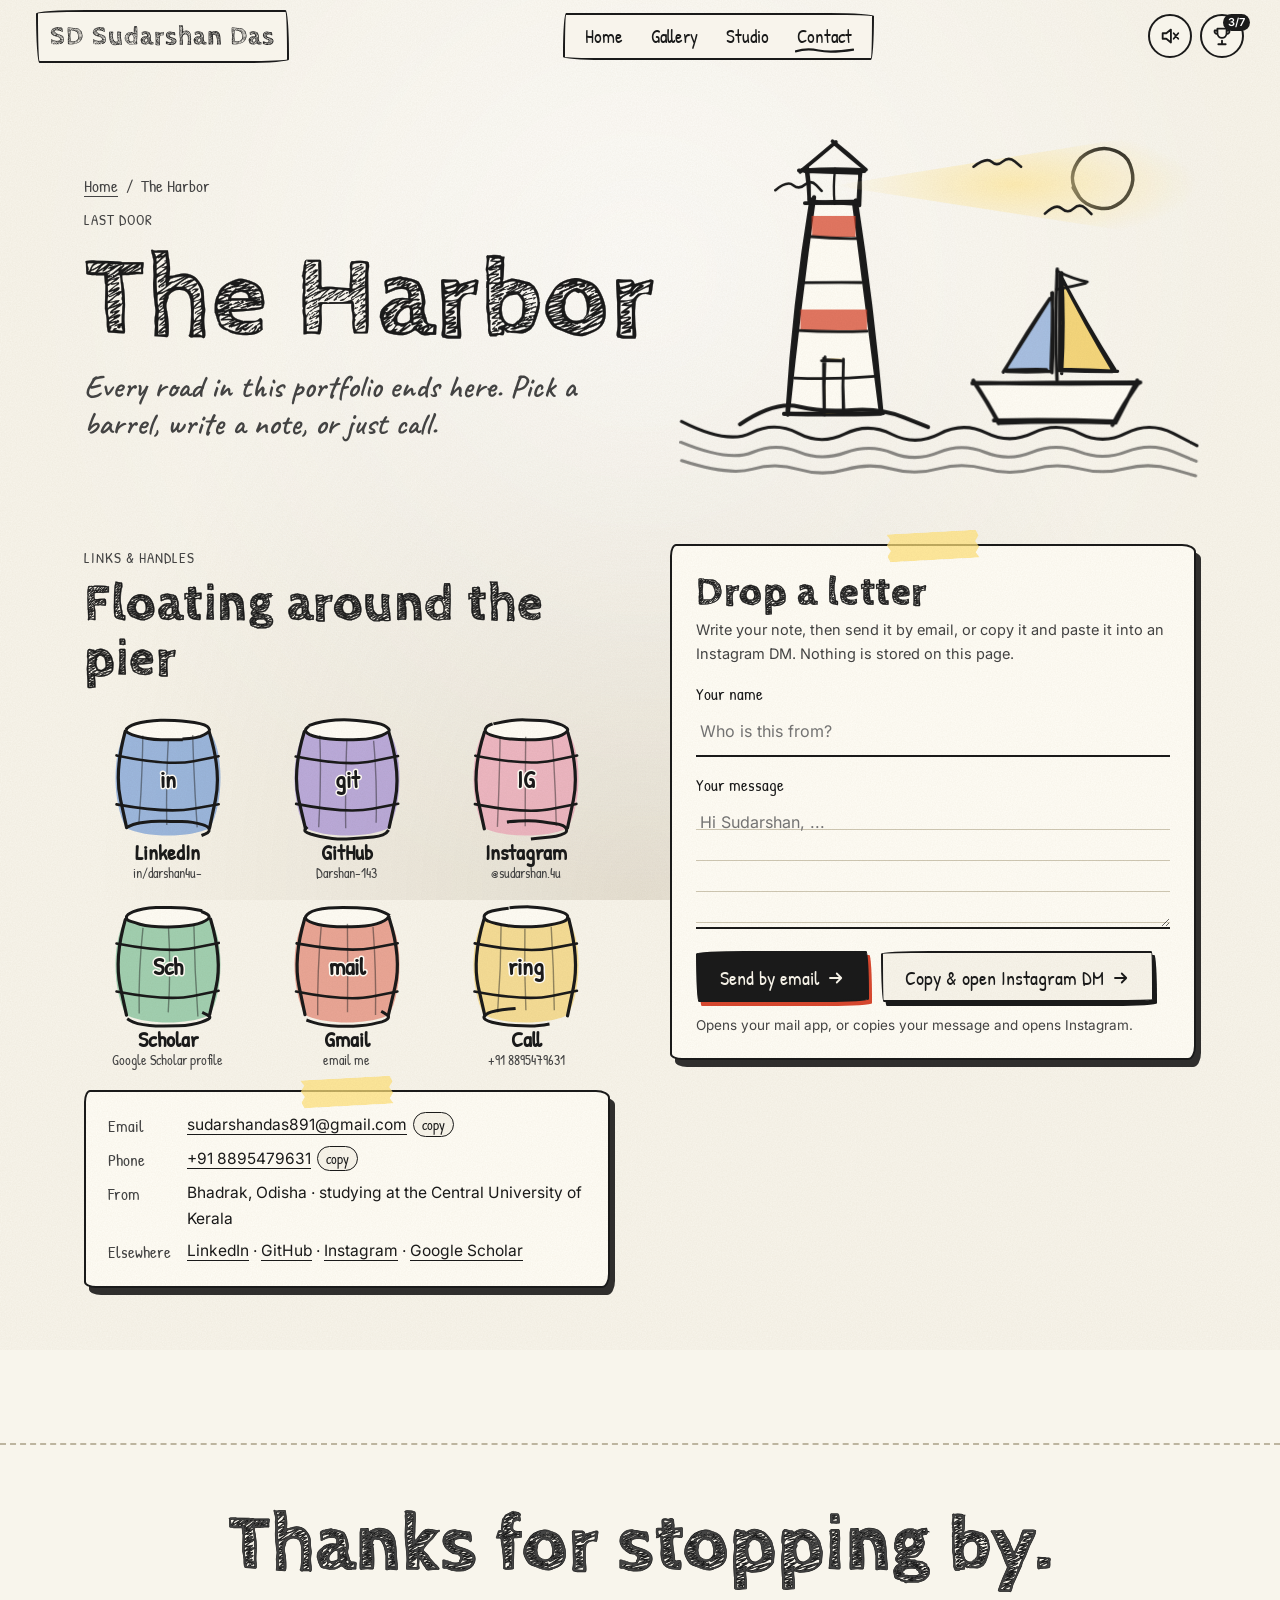
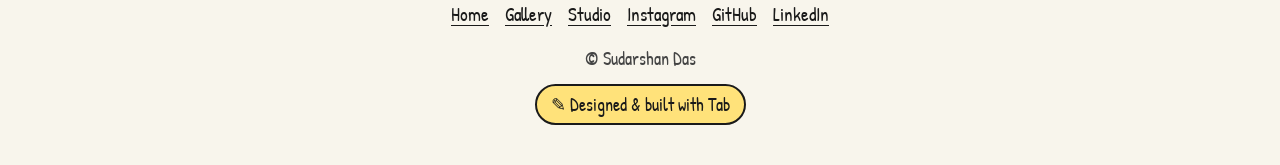
<file: site/contact.html>
<!doctype html>
<html lang="en"><head><meta charset="utf-8"><meta name="viewport" content="width=device-width,initial-scale=1,viewport-fit=cover">
<title>The Harbor | Contact Sudarshan Das</title><meta name="description" content="Contact Sudarshan Das: phone, email, LinkedIn, GitHub, Instagram and Google Scholar."><meta name="theme-color" content="#f8f5ec">
<meta property="og:title" content="The Harbor | Contact Sudarshan Das"><meta property="og:description" content="Contact Sudarshan Das: phone, email, LinkedIn, GitHub, Instagram and Google Scholar."><meta property="og:type" content="website">
<link rel="icon" href="data:image/svg+xml,%3Csvg xmlns='http://www.w3.org/2000/svg' viewBox='0 0 64 64'%3E%3Crect width='64' height='64' rx='14' fill='%23f8f5ec'/%3E%3Ctext x='32' y='43' font-size='30' font-weight='700' text-anchor='middle' font-family='Georgia' fill='%231a1a1a'%3ESD%3C/text%3E%3C/svg%3E">
<link rel="preload" href="assets/fonts/cabin.woff2" as="font" type="font/woff2" crossorigin>
<link rel="stylesheet" href="styles.css"><noscript><style>.pre,.wipe{display:none}.rv,.words span.w>i{opacity:1;transform:none}svg .draw{stroke-dashoffset:0}svg .fillin{opacity:1}.fly{height:auto}.fly-stick{height:auto;position:static}</style></noscript>
</head><body data-page="contact">
<a class="skip" href="#main">Skip to content</a>
<svg width=0 height=0 style=position:absolute aria-hidden=true><defs><filter id="shd" x="-30%" y="-30%" width="160%" height="160%"><feDropShadow dx="1" dy="2" stdDeviation="1.6" flood-opacity=".3"/></filter><radialGradient id="glow" cx="50%" cy="60%" r="60%"><stop offset="0" stop-color="#fff4c4"/><stop offset=".6" stop-color="#f6d98a"/><stop offset="1" stop-color="#e9b95a"/></radialGradient><radialGradient id="lamp" cx="50%" cy="50%" r="50%"><stop offset="0" stop-color="#ffe9a0" stop-opacity=".95"/><stop offset="1" stop-color="#ffe9a0" stop-opacity="0"/></radialGradient></defs></svg><div class="progress"></div><div class="cur"></div><div class="cur-dot"></div>
<div class="wipe" id="wipe" aria-hidden="true"><i></i><i></i><i></i><i></i><i></i></div>
<div class="pre" id="pre" aria-hidden="true"><div class="pre-half l"></div><div class="pre-half r"></div><div class="pre-core">
<svg viewBox="0 0 220 90" class="sk-pre"><path class="draw" pathLength="1" d="M10.1 60.3Q40.4 20.5 55.3 43.5Q70.3 66.5 84.9 42.2Q99.4 18.0 115.0 41.1Q130.5 64.2 145.5 42.9Q160.5 21.5 185.2 39.6L210.0 57.7" stroke-width="5" fill="none"/></svg>
<div class="pre-num">00</div><div class="pre-sub">sketching Sudarshan's world&hellip;</div><div class="pre-bar"><i></i></div></div></div><header class="top"><a class="logo" href="index.html" aria-label="Sudarshan Das, home"><b>SD</b><span>Sudarshan Das</span></a>
<nav class="nav" aria-label="Main"><a href="index.html">Home</a><a href="gallery.html">Gallery</a><a href="about.html">Studio</a><a href="contact.html" aria-current="page">Contact</a></nav>
<div class="tools"><button class="tool" id="sound" aria-pressed="false" aria-label="Sound off" title="Sound"><svg viewBox="0 0 24 24"><path d="M4 9v6h4l5 4V5L8 9z"/><path class="wave" d="M16.5 8.5a5 5 0 010 7M19 6a8.5 8.5 0 010 12"/><path class="mute" d="M16 9l5 6M21 9l-5 6"/></svg></button>
<button class="tool" id="ach" aria-expanded="false" aria-label="Stamps collected" title="Stamps"><svg viewBox="0 0 24 24"><path d="M8 21h8M12 17v4M7 4h10v5a5 5 0 01-10 0zM7 6H4a3 3 0 003 4M17 6h3a3 3 0 01-3 4"/></svg><span class="cnt" id="cnt">0/7</span></button></div></header>
<div class="toast" id="toast" role="status" aria-live="polite"><div class="box"><svg viewBox="0 0 24 24"><path d="M5 13l4 4L19 7" fill="none"/></svg></div><div><b>Stamp collected</b><span></span></div></div>
<aside class="panel" id="panel" aria-label="Stamps"><h3>Stamps <button class="x" aria-label="Close">&times;</button></h3><ul></ul></aside>

<main id="main">
<section class="ph"><div><div class="crumbs"><a href="index.html">Home</a> / <span>The Harbor</span></div><span class="tag">last door</span><h1 class="words">The Harbor</h1>
<p class="lead rv">Every road in this portfolio ends here. Pick a barrel, write a note, or just call.</p></div><div class="art sk"><svg viewBox="0 0 420 320" role="img" aria-label="Sketch of a lighthouse and a sailing ship" class="art-svg"><path class="draw" pathLength="1" d="M319.8 65.6Q315.3 57.9 314.4 53.5Q313.5 49.1 314.7 44.4Q316.0 39.6 318.6 35.8Q321.2 31.9 324.7 29.7Q328.3 27.4 332.8 25.8Q337.3 24.3 341.5 24.4Q345.7 24.6 350.3 26.2Q355.0 27.8 358.2 30.7Q361.5 33.6 363.2 37.9Q364.9 42.2 365.5 46.8Q366.1 51.3 364.9 55.6Q363.7 59.9 361.3 63.9Q359.0 67.8 355.2 70.5Q351.5 73.2 347.6 74.7Q343.7 76.1 338.9 75.6Q334.1 75.0 330.0 73.4Q325.9 71.8 322.6 68.8Q319.3 65.8 316.9 61.7L314.6 57.7" stroke-width="3" fill="none" style="--d:1.00s" /><path class="fillin " d="M70 250L92 70H128L150 250Z" fill="#fffdf6" style="--d:0.10s;--o:1" /><path class="draw" pathLength="1" d="M70.7 251.9Q80.2 158.7 93.2 66.0M70.6 248.6Q76.2 158.3 91.0 67.9M94.2 70.6Q112.5 69.8 130.8 69.9M89.8 70.5Q109.8 70.1 129.8 71.3M128.9 68.7Q142.9 159.6 150.8 249.8M127.6 72.4Q138.6 160.2 150.1 248.1M150.5 251.0Q109.0 252.1 67.6 251.1M152.1 250.5Q111.4 251.3 70.6 250.8" stroke-width="3.6" fill="none" style="--d:0.10s" /><path class="fillin " d="M91.33333333333333 82L128.66666666666666 82L128.66666666666666 100L91.33333333333333 100Z" fill="#d9482f" style="--d:0.40s;--o:0.75" /><path class="draw" pathLength="1" d="M88.6 99.5Q109.5 101.5 130.4 101.2" stroke-width="2.4" fill="none" style="--d:0.40s" /><path class="fillin " d="M86.44444444444444 122L133.55555555555554 122L133.55555555555554 140L86.44444444444444 140Z" fill="#fffdf6" style="--d:0.50s;--o:0" /><path class="draw" pathLength="1" d="M82.0 139.0Q108.0 138.8 134.0 138.9" stroke-width="2.4" fill="none" style="--d:0.50s" /><path class="fillin " d="M81.55555555555556 162L138.44444444444446 162L138.44444444444446 180L81.55555555555556 180Z" fill="#d9482f" style="--d:0.60s;--o:0.75" /><path class="draw" pathLength="1" d="M78.8 179.9Q108.7 181.6 138.7 180.4" stroke-width="2.4" fill="none" style="--d:0.60s" /><path class="fillin " d="M76.66666666666666 202L143.33333333333334 202L143.33333333333334 220L76.66666666666666 220Z" fill="#fffdf6" style="--d:0.70s;--o:0" /><path class="draw" pathLength="1" d="M76.3 220.5Q110.8 222.0 145.2 219.0" stroke-width="2.4" fill="none" style="--d:0.70s" /><path class="fillin " d="M89.4 43.5Q110.6 43.7 131.9 44.8M88.5 44.5Q109.3 45.4 130.0 43.8M131.4 42.9Q130.9 56.1 131.8 69.4M131.8 44.9Q132.9 56.4 132.6 67.8M134.0 70.6Q111.3 71.7 88.7 70.6M130.6 69.4Q110.1 70.4 89.6 69.4M87.0 70.2Q87.4 55.6 87.6 41.0M87.4 66.2Q87.5 54.5 87.7 42.8Z" fill="#ffe9a0" style="--d:0.80s;--o:1" /><path class="draw" pathLength="1" d="M85.8 43.8Q108.4 44.6 131.0 45.2M86.1 42.8Q109.7 41.1 133.4 42.7M133.1 43.5Q131.4 56.5 131.1 69.5M132.4 44.4Q132.8 58.7 132.0 73.0M130.8 70.3Q111.0 71.9 91.2 69.6M132.0 70.4Q108.7 70.5 85.3 71.1M89.2 69.7Q88.8 56.9 86.9 44.1M89.0 68.7Q89.4 54.6 87.3 40.5" stroke-width="3.2" fill="none" style="--d:0.80s" /><path class="draw" pathLength="1" d="M81.3 44.3Q96.3 32.1 111.5 19.1M82.6 43.3Q97.7 30.7 111.9 18.7M109.0 18.2Q122.7 29.0 136.4 41.6M110.0 19.6Q123.6 31.4 137.6 42.5M136.2 43.7Q108.2 44.4 80.2 43.1M134.6 43.7Q109.1 42.7 83.6 43.2" stroke-width="3.2" fill="none" style="--d:0.90s" /><path class="draw" pathLength="1" d="M111.2 41.6Q109.3 56.6 110.8 71.7" stroke-width="2" fill="none" style="--d:1.00s" /><path class="fillin " d="M101.6 206.0Q110.1 203.9 118.5 204.4M102.2 204.1Q109.5 203.3 116.9 204.1M118.1 204.2Q117.0 225.6 118.2 247.1M118.1 206.3Q119.1 226.5 117.0 246.7M121.0 249.2Q111.3 248.6 101.5 250.4M115.0 250.4Q107.6 249.5 100.3 250.8M102.9 252.4Q103.3 230.3 101.8 208.1M101.6 251.2Q101.0 226.4 102.4 201.6Z" fill="#e8c14f" style="--d:0.90s;--o:0.8" /><path class="draw" pathLength="1" d="M99.5 205.8Q108.7 205.8 117.9 205.9M104.4 205.0Q110.2 205.3 115.9 205.6M118.3 204.3Q117.3 226.6 118.7 248.9M118.3 207.0Q117.3 228.7 118.2 250.3M117.2 249.9Q108.4 248.9 99.7 249.7M117.7 250.8Q110.2 248.9 102.7 249.0M101.7 249.6Q101.1 226.7 101.3 203.8M102.2 252.1Q101.3 227.3 102.6 202.5" stroke-width="2.4" fill="none" style="--d:0.90s" /><g class="beam"><path d="M110 56L420 6V104Z" fill="url(#lamp)" opacity=".8"/></g><path class="draw" pathLength="1" d="M29.9 260.1Q59.8 240.0 80.2 245.0Q100.5 249.9 125.2 248.0Q149.8 246.1 170.2 254.3L190.6 262.5" stroke-width="3.4" fill="none" style="--d:0.30s" /><g class="ship" style="transform-origin:300px 250px"><path class="fillin " d="M230 224H370L350 258H250Z" fill="#fffdf6" style="--d:1.00s;--o:1" /><path class="draw" pathLength="1" d="M228.5 225.2Q300.3 224.3 372.1 224.3M228.7 224.6Q299.8 226.0 370.9 225.0M369.7 225.7Q357.8 242.3 348.2 260.7M369.5 222.6Q360.7 239.6 351.0 258.5M349.5 257.6Q298.2 255.7 246.9 256.8M350.5 258.8Q301.3 257.0 252.2 259.0M251.0 258.6Q241.4 240.9 230.5 224.9M251.0 259.2Q241.7 241.5 229.3 222.7" stroke-width="3.4" fill="none" style="--d:1.00s" /><path class="draw" pathLength="1" d="M300.9 222.0Q298.8 174.7 301.1 127.5" stroke-width="3" fill="none" style="--d:1.20s" /><path class="fillin " d="M304 134L350 214H304Z" fill="#f2c230" style="--d:1.40s;--o:0.6" /><path class="draw" pathLength="1" d="M304.0 133.4Q325.6 174.1 350.4 213.5M304.8 134.5Q324.5 173.5 349.0 214.6M348.1 215.0Q325.1 214.8 302.2 214.1M352.6 214.7Q328.4 213.6 304.2 213.0M304.8 216.7Q307.3 173.6 304.8 130.6M303.1 214.1Q303.2 173.1 303.3 132.1" stroke-width="2.8" fill="none" style="--d:1.40s" /><path class="fillin " d="M296 150L256 214H296Z" fill="#2f6fd0" style="--d:1.50s;--o:0.4" /><path class="draw" pathLength="1" d="M294.7 152.7Q274.3 185.1 254.9 215.4M294.7 152.6Q275.0 180.9 257.6 211.4M257.6 214.9Q277.1 215.6 296.5 214.7M257.3 213.9Q274.6 213.0 291.9 213.3M296.6 216.0Q298.5 181.9 296.4 147.8M295.7 212.4Q297.1 180.0 297.1 147.6" stroke-width="2.8" fill="none" style="--d:1.50s" /><path class="draw" pathLength="1" d="M301.2 129.2Q313.9 135.5 326.8 138.3M325.3 139.5Q312.5 142.8 300.7 144.7" stroke-width="2.4" fill="none" style="--d:1.60s" /></g><g class="wave-l0"><path class="draw" pathLength="1" d="M-20.1 257.6Q19.2 277.6 39.4 267.4Q59.6 257.3 79.4 267.7Q99.2 278.2 119.4 268.3Q139.5 258.3 159.7 268.6Q179.9 278.8 200.3 268.2Q220.6 257.7 240.4 267.4Q260.2 277.2 280.4 267.5Q300.5 257.7 320.2 267.8Q340.0 277.8 359.9 267.6Q379.9 257.5 400.3 267.9L420.6 278.3" stroke-width="2.6" fill="none" style="--d:1.20s" /></g><g class="wave-l1"><path class="draw soft" pathLength="1" d="M-20.7 275.4Q20.7 292.5 40.6 284.0Q60.5 275.5 80.0 283.6Q99.5 291.7 120.1 284.2Q140.8 276.8 160.3 284.6Q179.8 292.4 199.6 284.1Q219.3 275.9 239.3 284.0Q259.3 292.1 279.5 283.9Q299.6 275.6 319.7 283.5Q339.9 291.4 360.2 283.4Q380.6 275.4 400.2 283.5L419.8 291.6" stroke-width="2.6" fill="none" style="--d:1.40s" /></g><g class="wave-l2"><path class="draw soft" pathLength="1" d="M-20.0 291.1Q20.4 304.1 40.3 298.4Q60.2 292.6 80.1 298.6Q100.1 304.6 120.3 298.7Q140.5 292.8 160.0 298.3Q179.4 303.7 199.7 298.0Q219.9 292.4 240.1 298.2Q260.3 304.0 280.5 298.4Q300.6 292.9 320.1 298.0Q339.5 303.1 359.6 297.9Q379.6 292.7 399.5 298.4L419.3 304.1" stroke-width="2.6" fill="none" style="--d:1.60s" /></g><path class="draw" pathLength="1" d="M60.1 60.0Q70.2 51.6 75.4 55.7Q80.5 59.8 85.5 55.2Q90.5 50.7 95.1 55.6L99.7 60.6" stroke-width="2.2" fill="none" style="--d:1.60s" /><path class="draw" pathLength="1" d="M229.5 39.9Q240.5 31.5 245.0 35.7Q249.5 39.8 254.6 35.4Q259.6 31.0 264.9 35.4L270.2 39.9" stroke-width="2.2" fill="none" style="--d:1.80s" /><path class="draw" pathLength="1" d="M290.5 80.1Q299.6 70.9 304.9 75.6Q310.2 80.4 315.2 75.6Q320.2 70.8 325.3 75.6L330.3 80.4" stroke-width="2.2" fill="none" style="--d:2.00s" /></svg></div></section>
<section class="sec" style="padding-top:30px"><div class="harbor"><div><span class="tag">links &amp; handles</span><h2 class="words" style="font-size:clamp(30px,5vw,52px)">Floating around the pier</h2><div class="barrels"><a class="barrel rv" style="--fd:0.0s;--rd:0.0s" href="https://www.linkedin.com/in/darshan4u-/" target=_blank rel=noopener><svg viewBox="0 0 120 130" aria-hidden="true"><path d="M18 20C4 40 4 90 18 116C38 126 82 126 102 116C116 90 116 40 102 20C82 10 38 10 18 20Z" fill="#2f6fd0" fill-opacity=".45"/><path d="M17.2 19.5Q6.4 59.4 12.5 87.5L18.6 115.6" fill="none" stroke="#1a1a1a" stroke-width="3.2" stroke-linecap="round"/><path d="M101.2 19.9Q113.4 59.2 107.5 87.6L101.6 115.9" fill="none" stroke="#1a1a1a" stroke-width="3.2" stroke-linecap="round"/><path d="M74.8 27.7Q60.1 27.9 53.0 27.8Q45.9 27.6 39.6 26.5Q33.3 25.3 28.7 24.1Q24.1 23.0 20.9 21.3Q17.7 19.6 18.1 18.1Q18.4 16.6 21.1 14.8Q23.7 12.9 28.0 11.7Q32.3 10.5 38.9 9.5Q45.4 8.5 52.4 8.3Q59.3 8.1 66.7 8.6Q74.1 9.0 80.4 9.8Q86.8 10.5 91.9 11.6Q97.1 12.7 99.1 14.4Q101.2 16.2 101.5 17.7Q101.7 19.2 99.1 21.0Q96.5 22.8 92.5 24.4Q88.4 25.9 81.4 26.5L74.5 27.0" fill="#fffdf6" stroke="#1a1a1a" stroke-width="3"/><path d="M19.2 115.1Q25.3 112.1 31.0 111.1Q36.7 110.1 43.2 109.5Q49.7 109.0 56.9 109.3Q64.1 109.6 71.6 109.5Q79.2 109.3 84.5 110.4Q89.8 111.4 94.4 112.6Q99.0 113.9 100.4 115.7Q101.7 117.5 101.0 119.1Q100.2 120.8 96.9 122.2L93.5 123.5" fill="none" stroke="#1a1a1a" stroke-width="3"/><path d="M8.5 43.4Q60.6 54.2 85.6 49.2L110.6 44.2" fill="none" stroke="#1a1a1a" stroke-width="2.6" stroke-linecap="round"/><path d="M8.5 92.4Q59.4 101.5 85.1 96.8L110.7 92.2" fill="none" stroke="#1a1a1a" stroke-width="2.6" stroke-linecap="round"/><path d="M34.8 23.6Q34.4 68.2 30.8 112.9" stroke="#1a1a1a" stroke-width="1.4" opacity=".45" fill="none"/><path d="M60.4 27.0Q57.9 70.0 58.8 113.1" stroke="#1a1a1a" stroke-width="1.4" opacity=".45" fill="none"/><path d="M84.7 23.1Q85.9 69.2 89.2 115.4" stroke="#1a1a1a" stroke-width="1.4" opacity=".45" fill="none"/><text x="60" y="76" text-anchor="middle" font-size="24" style="font-family:var(--hand);font-weight:700" fill="#1a1a1a" stroke="#fffdf6" stroke-width="3" paint-order="stroke">in</text></svg><b>LinkedIn</b><span>in/darshan4u-</span></a><a class="barrel rv" style="--fd:0.55s;--rd:0.07s" href="https://github.com/Darshan-143" target=_blank rel=noopener><svg viewBox="0 0 120 130" aria-hidden="true"><path d="M18 20C4 40 4 90 18 116C38 126 82 126 102 116C116 90 116 40 102 20C82 10 38 10 18 20Z" fill="#7a5bd0" fill-opacity=".45"/><path d="M17.3 19.7Q5.2 59.6 11.8 88.0L18.4 116.3" fill="none" stroke="#1a1a1a" stroke-width="3.2" stroke-linecap="round"/><path d="M101.9 20.4Q113.9 60.6 108.1 88.0L102.2 115.4" fill="none" stroke="#1a1a1a" stroke-width="3.2" stroke-linecap="round"/><path d="M21.7 13.7Q29.2 10.8 35.3 9.8Q41.5 8.8 48.6 8.1Q55.7 7.5 62.7 7.9Q69.8 8.4 76.6 9.2Q83.5 10.0 89.0 10.9Q94.6 11.8 97.3 13.6Q100.0 15.3 101.6 16.8Q103.1 18.4 100.9 20.2Q98.7 22.0 94.6 23.5Q90.5 25.0 84.9 26.1Q79.3 27.2 71.9 27.5Q64.5 27.8 57.1 27.7Q49.6 27.6 43.1 27.0Q36.5 26.4 31.1 25.2Q25.7 24.0 22.7 22.6Q19.8 21.1 18.8 19.4Q17.9 17.7 19.9 15.9L22.0 14.0" fill="#fffdf6" stroke="#1a1a1a" stroke-width="3"/><path d="M101.6 118.1Q99.7 121.5 95.9 122.9Q92.1 124.3 86.3 124.9Q80.5 125.4 73.8 126.1Q67.0 126.8 59.4 127.0Q51.7 127.2 45.1 126.4Q38.5 125.7 33.1 124.5Q27.7 123.2 23.6 122.0Q19.6 120.7 18.4 119.5Q17.1 118.3 18.7 116.6L20.4 114.9" fill="none" stroke="#1a1a1a" stroke-width="3"/><path d="M8.7 44.5Q59.4 54.5 85.2 49.3L111.0 44.1" fill="none" stroke="#1a1a1a" stroke-width="2.6" stroke-linecap="round"/><path d="M9.1 91.9Q59.6 101.8 85.4 96.8L111.2 91.8" fill="none" stroke="#1a1a1a" stroke-width="2.6" stroke-linecap="round"/><path d="M32.8 23.2Q34.5 69.2 31.7 115.2" stroke="#1a1a1a" stroke-width="1.4" opacity=".45" fill="none"/><path d="M59.9 26.8Q58.1 71.5 58.7 116.3" stroke="#1a1a1a" stroke-width="1.4" opacity=".45" fill="none"/><path d="M86.6 28.8Q90.3 69.8 89.1 110.8" stroke="#1a1a1a" stroke-width="1.4" opacity=".45" fill="none"/><text x="60" y="76" text-anchor="middle" font-size="24" style="font-family:var(--hand);font-weight:700" fill="#1a1a1a" stroke="#fffdf6" stroke-width="3" paint-order="stroke">git</text></svg><b>GitHub</b><span>Darshan-143</span></a><a class="barrel rv" style="--fd:1.1s;--rd:0.14s" href="https://www.instagram.com/sudarshan.4u/" target=_blank rel=noopener><svg viewBox="0 0 120 130" aria-hidden="true"><path d="M18 20C4 40 4 90 18 116C38 126 82 126 102 116C116 90 116 40 102 20C82 10 38 10 18 20Z" fill="#ee7aa0" fill-opacity=".45"/><path d="M18.4 20.2Q5.8 59.5 12.1 88.1L18.3 116.8" fill="none" stroke="#1a1a1a" stroke-width="3.2" stroke-linecap="round"/><path d="M101.9 20.6Q113.2 60.0 107.4 88.0L101.5 116.0" fill="none" stroke="#1a1a1a" stroke-width="3.2" stroke-linecap="round"/><path d="M27.4 11.9Q38.7 9.4 45.8 8.5Q52.8 7.6 59.9 7.9Q67.0 8.2 74.0 8.5Q81.1 8.8 87.1 10.2Q93.1 11.7 95.9 13.0Q98.7 14.3 100.6 16.0Q102.5 17.6 101.0 19.4Q99.6 21.1 96.2 22.9Q92.8 24.7 86.8 25.8Q80.7 27.0 74.0 27.5Q67.3 28.0 59.9 27.8Q52.5 27.7 45.7 27.1Q38.9 26.6 33.5 25.4Q28.0 24.3 24.4 22.9Q20.8 21.5 19.8 20.0Q18.7 18.5 19.7 16.3Q20.7 14.2 23.6 13.0L26.6 11.8" fill="#fffdf6" stroke="#1a1a1a" stroke-width="3"/><path d="M40.9 109.9Q55.0 108.6 62.3 108.7Q69.7 108.8 76.2 109.8Q82.8 110.8 88.4 111.5Q94.0 112.2 97.0 113.7Q99.9 115.2 100.4 117.0Q100.9 118.7 100.1 120.0Q99.3 121.2 94.8 122.8Q90.3 124.5 84.4 125.0Q78.5 125.6 71.7 126.3L64.9 127.0" fill="none" stroke="#1a1a1a" stroke-width="3"/><path d="M9.3 43.7Q60.2 54.0 85.7 48.7L111.1 43.5" fill="none" stroke="#1a1a1a" stroke-width="2.6" stroke-linecap="round"/><path d="M8.9 92.1Q59.7 102.1 85.1 97.0L110.4 91.9" fill="none" stroke="#1a1a1a" stroke-width="2.6" stroke-linecap="round"/><path d="M34.1 24.3Q33.5 69.5 31.4 114.9" stroke="#1a1a1a" stroke-width="1.4" opacity=".45" fill="none"/><path d="M59.7 24.7Q59.2 69.5 59.2 114.2" stroke="#1a1a1a" stroke-width="1.4" opacity=".45" fill="none"/><path d="M86.2 25.7Q89.4 69.7 90.3 113.7" stroke="#1a1a1a" stroke-width="1.4" opacity=".45" fill="none"/><text x="60" y="76" text-anchor="middle" font-size="24" style="font-family:var(--hand);font-weight:700" fill="#1a1a1a" stroke="#fffdf6" stroke-width="3" paint-order="stroke">IG</text></svg><b>Instagram</b><span>@sudarshan.4u</span></a><a class="barrel rv" style="--fd:1.6500000000000001s;--rd:0.21000000000000002s" href="https://scholar.google.com/citations?user=Y-5PltoAAAAJ&hl=en" target=_blank rel=noopener><svg viewBox="0 0 120 130" aria-hidden="true"><path d="M18 20C4 40 4 90 18 116C38 126 82 126 102 116C116 90 116 40 102 20C82 10 38 10 18 20Z" fill="#3aa56b" fill-opacity=".45"/><path d="M17.3 20.6Q6.2 59.5 12.3 87.8L18.5 116.2" fill="none" stroke="#1a1a1a" stroke-width="3.2" stroke-linecap="round"/><path d="M102.6 20.2Q114.4 60.5 108.1 87.9L101.7 115.3" fill="none" stroke="#1a1a1a" stroke-width="3.2" stroke-linecap="round"/><path d="M93.2 12.5Q99.8 15.0 100.8 16.7Q101.8 18.3 100.0 20.0Q98.2 21.6 94.1 23.4Q90.0 25.1 84.5 26.0Q79.1 26.9 71.9 27.6Q64.8 28.2 57.5 28.0Q50.2 27.8 43.5 27.3Q36.9 26.8 31.9 25.2Q26.8 23.6 22.8 22.4Q18.7 21.2 18.4 19.2Q18.1 17.2 19.9 15.7Q21.6 14.1 25.4 12.6Q29.2 11.1 35.0 10.0Q40.8 8.9 48.0 8.6Q55.2 8.3 62.7 8.4Q70.2 8.4 76.8 9.0Q83.5 9.5 88.8 10.7L94.2 11.8" fill="#fffdf6" stroke="#1a1a1a" stroke-width="3"/><path d="M94.2 113.3Q100.3 116.1 101.5 117.5Q102.6 118.9 99.9 120.4Q97.1 121.9 93.3 123.1Q89.5 124.3 83.5 125.4Q77.4 126.6 70.3 126.7Q63.1 126.8 55.8 126.9Q48.6 127.0 41.7 126.4Q34.7 125.8 29.7 124.6Q24.8 123.4 22.0 121.6L19.2 119.7" fill="none" stroke="#1a1a1a" stroke-width="3"/><path d="M8.5 44.5Q59.9 54.3 85.4 49.1L110.8 43.9" fill="none" stroke="#1a1a1a" stroke-width="2.6" stroke-linecap="round"/><path d="M8.5 92.5Q59.7 102.3 85.2 97.0L110.6 91.8" fill="none" stroke="#1a1a1a" stroke-width="2.6" stroke-linecap="round"/><path d="M35.0 28.8Q30.3 71.7 31.2 114.5" stroke="#1a1a1a" stroke-width="1.4" opacity=".45" fill="none"/><path d="M60.4 26.9Q63.1 70.2 60.2 113.4" stroke="#1a1a1a" stroke-width="1.4" opacity=".45" fill="none"/><path d="M85.9 26.7Q86.6 72.1 89.9 117.5" stroke="#1a1a1a" stroke-width="1.4" opacity=".45" fill="none"/><text x="60" y="76" text-anchor="middle" font-size="24" style="font-family:var(--hand);font-weight:700" fill="#1a1a1a" stroke="#fffdf6" stroke-width="3" paint-order="stroke">Sch</text></svg><b>Scholar</b><span>Google Scholar profile</span></a><a class="barrel rv" style="--fd:2.2s;--rd:0.28s" href="mailto:sudarshandas891@gmail.com" ><svg viewBox="0 0 120 130" aria-hidden="true"><path d="M18 20C4 40 4 90 18 116C38 126 82 126 102 116C116 90 116 40 102 20C82 10 38 10 18 20Z" fill="#d9482f" fill-opacity=".45"/><path d="M17.8 19.3Q6.1 59.4 12.1 87.6L18.0 115.7" fill="none" stroke="#1a1a1a" stroke-width="3.2" stroke-linecap="round"/><path d="M102.3 19.4Q114.8 59.3 108.0 87.8L101.3 116.3" fill="none" stroke="#1a1a1a" stroke-width="3.2" stroke-linecap="round"/><path d="M102.6 16.6Q100.1 20.2 97.2 21.8Q94.2 23.4 89.5 24.9Q84.8 26.4 78.1 27.1Q71.4 27.7 64.5 27.8Q57.5 27.9 50.1 27.7Q42.7 27.5 36.7 26.6Q30.6 25.7 26.5 24.2Q22.4 22.8 20.1 21.1Q17.7 19.4 18.7 17.5Q19.7 15.6 22.2 13.9Q24.8 12.2 29.8 10.9Q34.8 9.7 41.7 9.1Q48.6 8.5 55.6 8.5Q62.6 8.5 70.0 8.7Q77.4 9.0 83.8 9.8Q90.2 10.7 94.3 12.3Q98.3 13.8 100.6 15.3L102.8 16.8" fill="#fffdf6" stroke="#1a1a1a" stroke-width="3"/><path d="M94.2 112.3Q100.0 115.6 101.1 117.0Q102.1 118.3 100.5 120.0Q98.9 121.7 94.8 122.9Q90.7 124.0 85.0 125.1Q79.3 126.1 72.3 126.8Q65.3 127.4 58.2 127.3Q51.2 127.2 44.0 126.7Q36.7 126.1 31.8 124.9Q26.9 123.6 23.1 122.3L19.4 121.0" fill="none" stroke="#1a1a1a" stroke-width="3"/><path d="M9.6 44.4Q60.4 53.7 85.5 49.0L110.7 44.3" fill="none" stroke="#1a1a1a" stroke-width="2.6" stroke-linecap="round"/><path d="M9.0 92.5Q60.0 102.6 85.2 97.5L110.4 92.5" fill="none" stroke="#1a1a1a" stroke-width="2.6" stroke-linecap="round"/><path d="M34.2 27.6Q30.2 71.9 30.7 116.2" stroke="#1a1a1a" stroke-width="1.4" opacity=".45" fill="none"/><path d="M60.4 24.7Q61.0 69.0 60.5 113.3" stroke="#1a1a1a" stroke-width="1.4" opacity=".45" fill="none"/><path d="M86.0 27.9Q89.3 71.9 88.5 115.9" stroke="#1a1a1a" stroke-width="1.4" opacity=".45" fill="none"/><text x="60" y="76" text-anchor="middle" font-size="24" style="font-family:var(--hand);font-weight:700" fill="#1a1a1a" stroke="#fffdf6" stroke-width="3" paint-order="stroke">mail</text></svg><b>Gmail</b><span>email me</span></a><a class="barrel rv" style="--fd:2.75s;--rd:0.35000000000000003s" href="tel:+918895479631" ><svg viewBox="0 0 120 130" aria-hidden="true"><path d="M18 20C4 40 4 90 18 116C38 126 82 126 102 116C116 90 116 40 102 20C82 10 38 10 18 20Z" fill="#f2c230" fill-opacity=".45"/><path d="M17.9 20.4Q6.1 60.0 12.3 87.8L18.6 115.5" fill="none" stroke="#1a1a1a" stroke-width="3.2" stroke-linecap="round"/><path d="M102.8 20.0Q113.3 60.4 107.4 88.6L101.5 116.8" fill="none" stroke="#1a1a1a" stroke-width="3.2" stroke-linecap="round"/><path d="M43.5 8.8Q56.5 7.7 64.0 7.9Q71.4 8.2 77.9 9.3Q84.5 10.3 89.6 11.4Q94.8 12.5 98.2 14.0Q101.6 15.6 101.7 17.4Q101.7 19.2 100.4 20.8Q99.1 22.3 94.2 23.6Q89.4 24.8 83.2 26.0Q77.0 27.2 70.2 27.6Q63.4 28.0 56.1 27.8Q48.7 27.7 42.0 26.7Q35.3 25.8 30.0 24.5Q24.7 23.3 21.9 22.0Q19.1 20.8 18.3 18.9Q17.6 16.9 19.4 15.1Q21.2 13.3 25.9 12.0Q30.6 10.7 36.6 9.9L42.7 9.2" fill="#fffdf6" stroke="#1a1a1a" stroke-width="3"/><path d="M83.5 125.0Q71.4 127.2 64.0 127.1Q56.6 127.0 49.4 126.6Q42.2 126.1 36.2 125.2Q30.3 124.4 26.0 123.3Q21.7 122.2 19.5 120.6Q17.2 118.9 18.4 117.2Q19.7 115.6 22.2 114.1Q24.8 112.7 30.4 111.7Q35.9 110.7 42.8 110.1L49.6 109.4" fill="none" stroke="#1a1a1a" stroke-width="3"/><path d="M8.7 44.4Q59.5 54.2 85.2 49.4L110.9 44.5" fill="none" stroke="#1a1a1a" stroke-width="2.6" stroke-linecap="round"/><path d="M8.5 92.5Q60.2 102.3 85.5 97.0L110.9 91.8" fill="none" stroke="#1a1a1a" stroke-width="2.6" stroke-linecap="round"/><path d="M35.1 25.5Q35.1 69.4 31.6 113.4" stroke="#1a1a1a" stroke-width="1.4" opacity=".45" fill="none"/><path d="M58.9 29.8Q58.1 70.6 59.9 111.3" stroke="#1a1a1a" stroke-width="1.4" opacity=".45" fill="none"/><path d="M85.2 27.8Q87.8 69.6 88.3 111.3" stroke="#1a1a1a" stroke-width="1.4" opacity=".45" fill="none"/><text x="60" y="76" text-anchor="middle" font-size="24" style="font-family:var(--hand);font-weight:700" fill="#1a1a1a" stroke="#fffdf6" stroke-width="3" paint-order="stroke">ring</text></svg><b>Call</b><span>+91 8895479631</span></a></div>
<div class="card paper rv"><span class="tape"></span><dl><dt>Email</dt><dd><a href="mailto:sudarshandas891@gmail.com">sudarshandas891@gmail.com</a><button class="cp" data-v="sudarshandas891@gmail.com" type="button">copy</button></dd><dt>Phone</dt><dd><a href="tel:+918895479631">+91 8895479631</a><button class="cp" data-v="+918895479631" type="button">copy</button></dd><dt>From</dt><dd>Bhadrak, Odisha &middot; studying at the Central University of Kerala</dd><dt>Elsewhere</dt><dd><a href="https://www.linkedin.com/in/darshan4u-/" target="_blank" rel="noopener">LinkedIn</a> &middot; <a href="https://github.com/Darshan-143" target="_blank" rel="noopener">GitHub</a> &middot; <a href="https://www.instagram.com/sudarshan.4u/" target="_blank" rel="noopener">Instagram</a> &middot; <a href="https://scholar.google.com/citations?user=Y-5PltoAAAAJ&hl=en" target="_blank" rel="noopener">Google Scholar</a></dd></dl></div></div>
<form class="letter paper rv" id="letter" data-mail="sudarshandas891@gmail.com" onsubmit="return false"><span class="tape"></span><h2>Drop a letter</h2><p class="sub">Write your note, then send it by email, or copy it and paste it into an Instagram DM. Nothing is stored on this page.</p>
<label class="f"><span>Your name</span><input id="nm" autocomplete="name" placeholder="Who is this from?"></label><label class="f"><span>Your message</span><textarea id="ms" placeholder="Hi Sudarshan, ..."></textarea></label>
<div class="row"><button class="btn dark" id="viaMail" type="button">Send by email <svg viewBox="0 0 24 24"><path d="M4 12h15M13 6l6 6-6 6"/></svg></button><button class="btn" id="viaIG" type="button">Copy &amp; open Instagram DM <svg viewBox="0 0 24 24"><path d="M4 12h15M13 6l6 6-6 6"/></svg></button></div><p class="note" id="status" role="status" aria-live="polite">Opens your mail app, or copies your message and opens Instagram.</p></form></div></section>
</main><footer class="foot"><p class="big rv">Thanks for stopping by.</p>
<nav aria-label="Footer"><a href="index.html">Home</a><a href="gallery.html">Gallery</a><a href="about.html">Studio</a><a href="https://www.instagram.com/sudarshan.4u/" target="_blank" rel="noopener">Instagram</a><a href="https://github.com/Darshan-143" target="_blank" rel="noopener">GitHub</a><a href="https://www.linkedin.com/in/darshan4u-/" target="_blank" rel="noopener">LinkedIn</a></nav>
<p>&copy; Sudarshan Das</p><div class="built">&#9998; Designed &amp; built with Tab</div></footer>
<script src="site.js" defer></script></body></html>
</file>
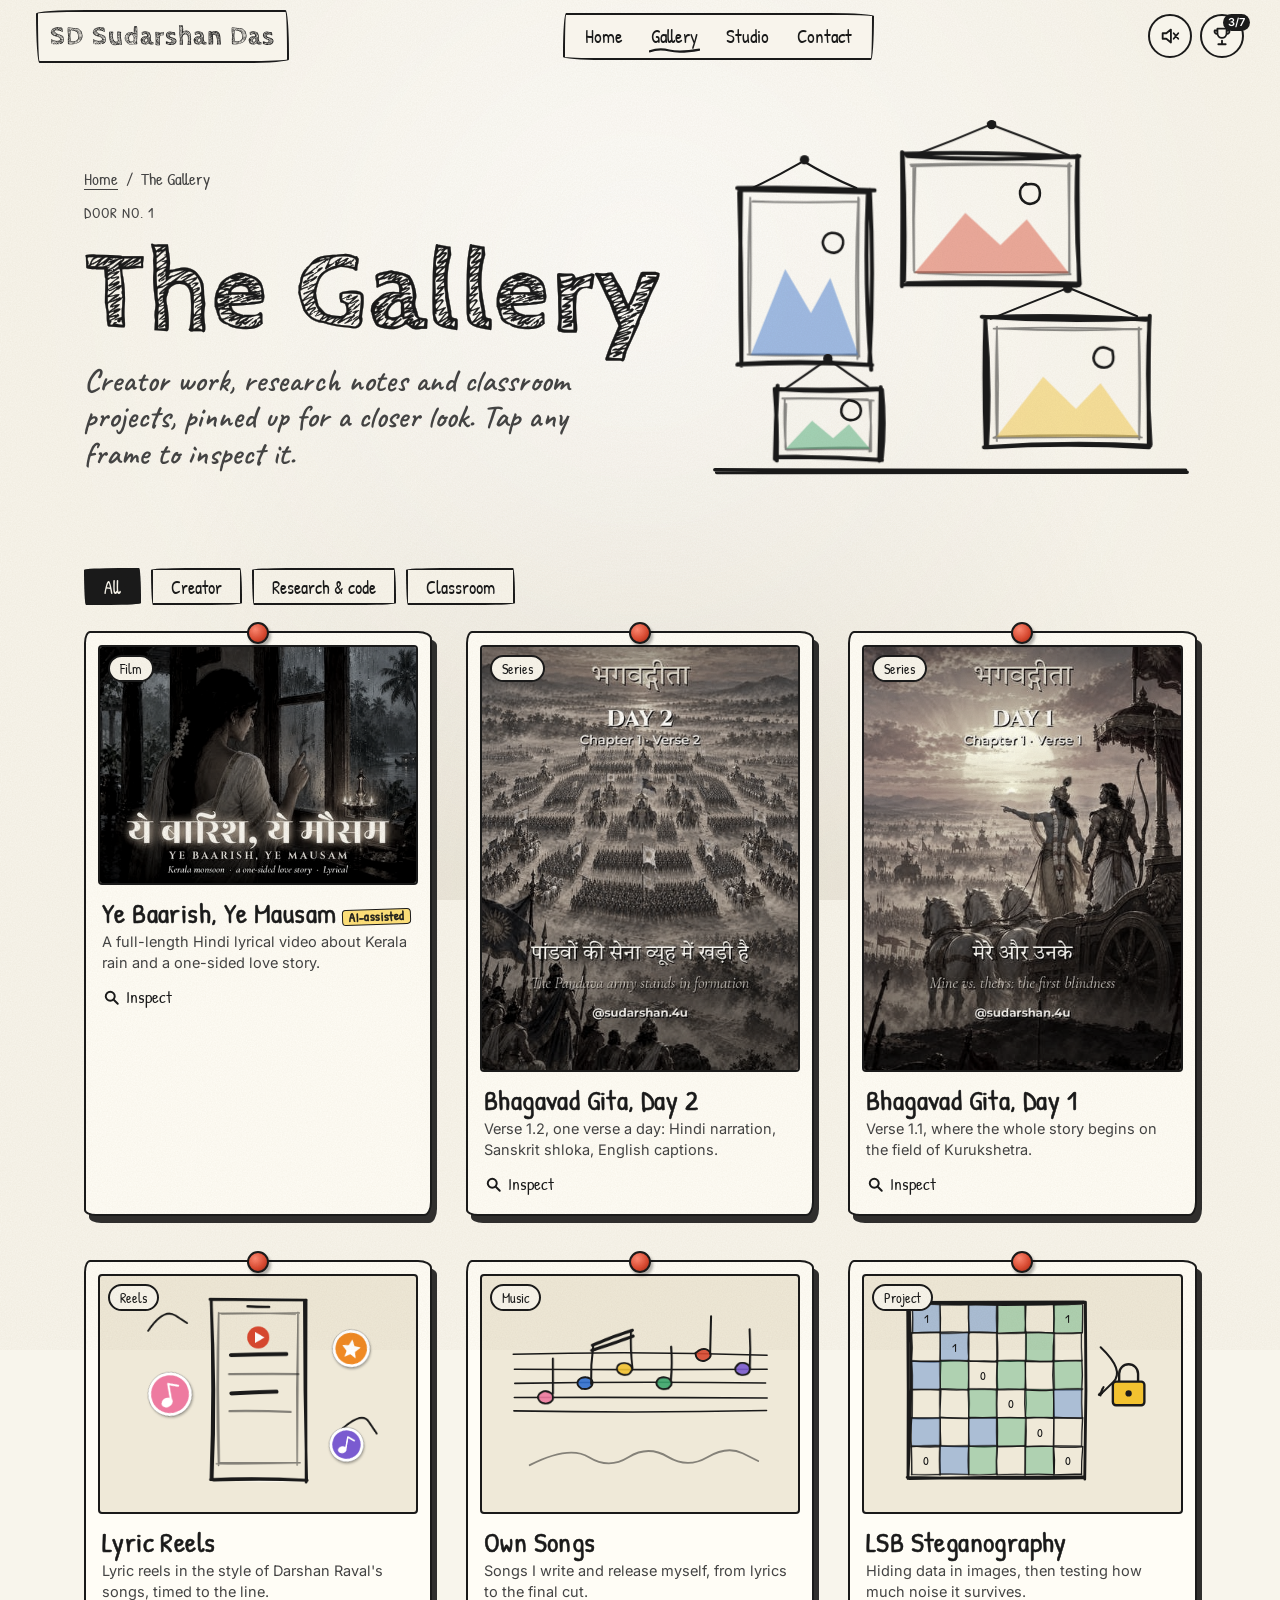
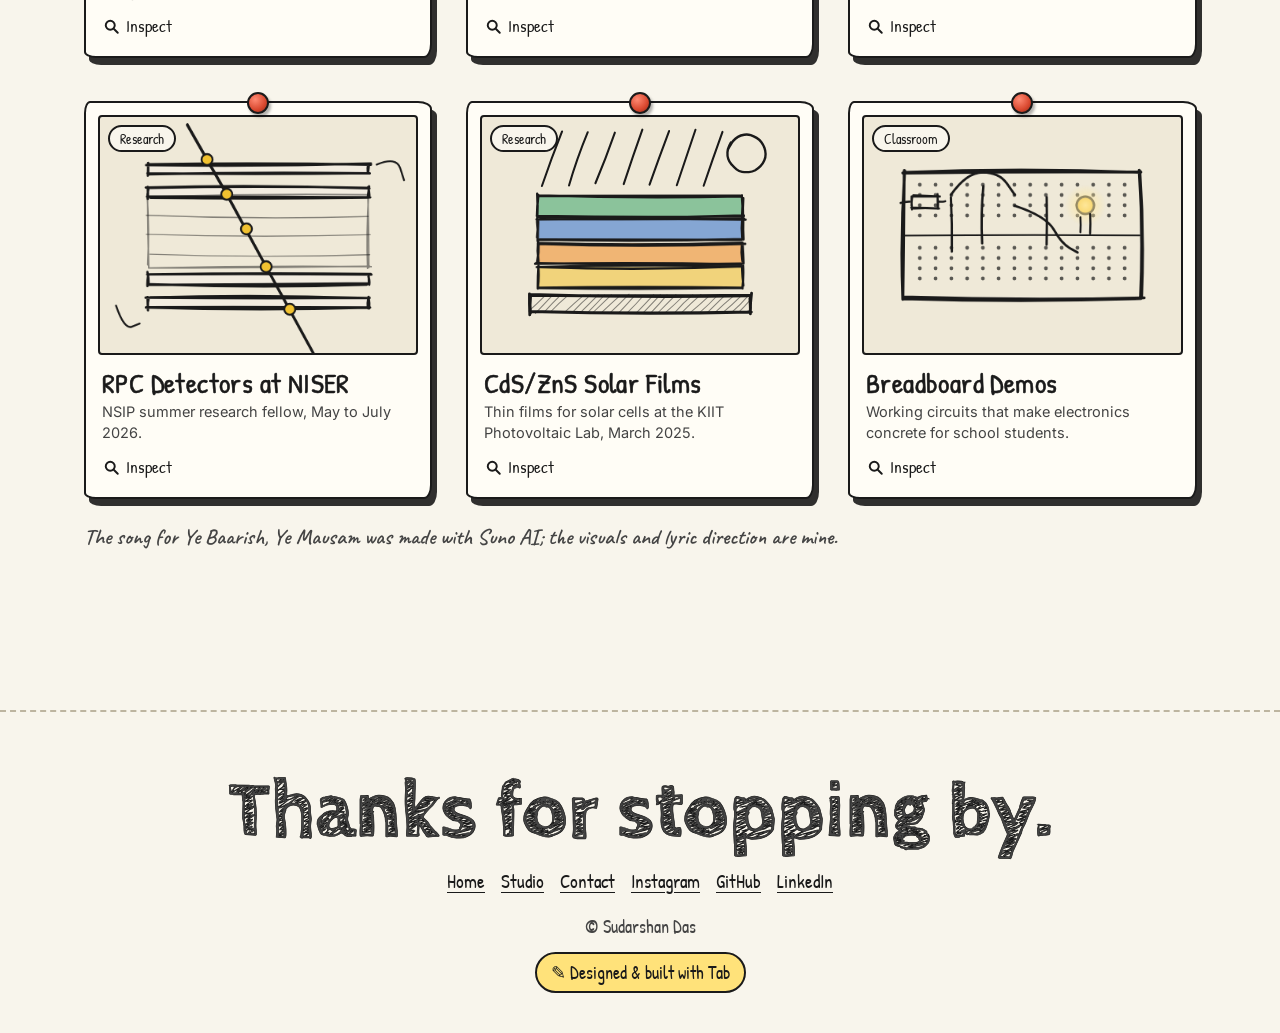
<file: site/gallery.html>
<!doctype html>
<html lang="en"><head><meta charset="utf-8"><meta name="viewport" content="width=device-width,initial-scale=1,viewport-fit=cover">
<title>The Gallery | Sudarshan Das</title><meta name="description" content="Projects by Sudarshan Das: lyric reels, a Hindi lyrical film, the Bhagavad Gita series, songs, research and classroom work."><meta name="theme-color" content="#f8f5ec">
<meta property="og:title" content="The Gallery | Sudarshan Das"><meta property="og:description" content="Projects by Sudarshan Das: lyric reels, a Hindi lyrical film, the Bhagavad Gita series, songs, research and classroom work."><meta property="og:type" content="website">
<link rel="icon" href="data:image/svg+xml,%3Csvg xmlns='http://www.w3.org/2000/svg' viewBox='0 0 64 64'%3E%3Crect width='64' height='64' rx='14' fill='%23f8f5ec'/%3E%3Ctext x='32' y='43' font-size='30' font-weight='700' text-anchor='middle' font-family='Georgia' fill='%231a1a1a'%3ESD%3C/text%3E%3C/svg%3E">
<link rel="preload" href="assets/fonts/cabin.woff2" as="font" type="font/woff2" crossorigin>
<link rel="stylesheet" href="styles.css"><noscript><style>.pre,.wipe{display:none}.rv,.words span.w>i{opacity:1;transform:none}svg .draw{stroke-dashoffset:0}svg .fillin{opacity:1}.fly{height:auto}.fly-stick{height:auto;position:static}</style></noscript>
</head><body data-page="gallery">
<a class="skip" href="#main">Skip to content</a>
<svg width=0 height=0 style=position:absolute aria-hidden=true><defs><filter id="shd" x="-30%" y="-30%" width="160%" height="160%"><feDropShadow dx="1" dy="2" stdDeviation="1.6" flood-opacity=".3"/></filter><radialGradient id="glow" cx="50%" cy="60%" r="60%"><stop offset="0" stop-color="#fff4c4"/><stop offset=".6" stop-color="#f6d98a"/><stop offset="1" stop-color="#e9b95a"/></radialGradient><radialGradient id="lamp" cx="50%" cy="50%" r="50%"><stop offset="0" stop-color="#ffe9a0" stop-opacity=".95"/><stop offset="1" stop-color="#ffe9a0" stop-opacity="0"/></radialGradient></defs></svg><div class="progress"></div><div class="cur"></div><div class="cur-dot"></div>
<div class="wipe" id="wipe" aria-hidden="true"><i></i><i></i><i></i><i></i><i></i></div>
<div class="pre" id="pre" aria-hidden="true"><div class="pre-half l"></div><div class="pre-half r"></div><div class="pre-core">
<svg viewBox="0 0 220 90" class="sk-pre"><path class="draw" pathLength="1" d="M10.1 60.3Q40.4 20.5 55.3 43.5Q70.3 66.5 84.9 42.2Q99.4 18.0 115.0 41.1Q130.5 64.2 145.5 42.9Q160.5 21.5 185.2 39.6L210.0 57.7" stroke-width="5" fill="none"/></svg>
<div class="pre-num">00</div><div class="pre-sub">sketching Sudarshan's world&hellip;</div><div class="pre-bar"><i></i></div></div></div><header class="top"><a class="logo" href="index.html" aria-label="Sudarshan Das, home"><b>SD</b><span>Sudarshan Das</span></a>
<nav class="nav" aria-label="Main"><a href="index.html">Home</a><a href="gallery.html" aria-current="page">Gallery</a><a href="about.html">Studio</a><a href="contact.html">Contact</a></nav>
<div class="tools"><button class="tool" id="sound" aria-pressed="false" aria-label="Sound off" title="Sound"><svg viewBox="0 0 24 24"><path d="M4 9v6h4l5 4V5L8 9z"/><path class="wave" d="M16.5 8.5a5 5 0 010 7M19 6a8.5 8.5 0 010 12"/><path class="mute" d="M16 9l5 6M21 9l-5 6"/></svg></button>
<button class="tool" id="ach" aria-expanded="false" aria-label="Stamps collected" title="Stamps"><svg viewBox="0 0 24 24"><path d="M8 21h8M12 17v4M7 4h10v5a5 5 0 01-10 0zM7 6H4a3 3 0 003 4M17 6h3a3 3 0 01-3 4"/></svg><span class="cnt" id="cnt">0/7</span></button></div></header>
<div class="toast" id="toast" role="status" aria-live="polite"><div class="box"><svg viewBox="0 0 24 24"><path d="M5 13l4 4L19 7" fill="none"/></svg></div><div><b>Stamp collected</b><span></span></div></div>
<aside class="panel" id="panel" aria-label="Stamps"><h3>Stamps <button class="x" aria-label="Close">&times;</button></h3><ul></ul></aside>

<main id="main">
<section class="ph"><div><div class="crumbs"><a href="index.html">Home</a> / <span>The Gallery</span></div><span class="tag">door no. 1</span><h1 class="words">The Gallery</h1>
<p class="lead rv">Creator work, research notes and classroom projects, pinned up for a closer look. Tap any frame to inspect it.</p></div>
<div class="art sk"><svg viewBox="0 0 420 340" role="img" aria-label="Sketch of picture frames hanging on a wall" class="art-svg"><path class="draw" pathLength="1" d="M10.0 301.2Q211.1 300.8 412.1 301.1M8.4 299.0Q209.6 300.0 410.8 299.3" stroke-width="3" fill="none" style="--d:0.00s" /><g class="swing" style="transform-origin:85.0px 40px;animation-delay:0.0s"><path class="draw" pathLength="1" d="M81.9 36.5Q60.3 48.9 40.2 58.3M83.1 34.6Q105.1 47.9 129.3 58.2" stroke-width="1.8" fill="none" style="--d:0.20s" /><path class="fillin " d="M31.4 60.4Q86.7 63.9 142.1 61.1M27.3 59.2Q82.6 59.8 137.9 59.0M139.6 62.5Q141.7 136.8 140.8 211.0M141.1 57.6Q144.9 132.9 140.6 208.2M138.0 208.9Q83.4 208.3 28.8 211.1M142.2 209.7Q84.8 208.5 27.4 210.7M28.9 212.9Q29.9 135.2 29.0 57.5M30.1 208.6Q26.3 132.6 29.6 56.7Z" fill="#fffdf6" style="--d:0.30s;--o:1" /><path class="draw" pathLength="1" d="M27.5 58.2Q86.2 57.0 144.9 60.1M29.3 59.7Q84.7 60.6 140.2 61.7M140.9 59.8Q144.7 134.4 140.5 208.9M139.2 61.9Q135.8 137.7 142.0 213.5M139.8 209.2Q84.0 204.8 28.2 208.6M142.8 209.4Q85.2 206.1 27.6 209.1M31.1 209.9Q29.5 134.6 30.7 59.3M31.1 209.4Q31.6 135.7 29.2 61.9" stroke-width="3.4" fill="none" style="--d:0.30s" /><path class="draw soft" pathLength="1" d="M41.4 69.3Q86.3 71.2 131.2 69.6M40.4 69.7Q86.0 70.7 131.6 69.7M131.0 66.2Q127.5 135.3 130.3 204.4M131.5 67.2Q130.3 134.8 131.6 202.5M132.0 201.4Q84.2 200.0 36.4 200.3M129.6 200.1Q83.7 202.3 37.8 200.5M38.4 199.0Q39.5 134.8 38.9 70.7M38.0 199.2Q35.5 132.8 38.6 66.4" stroke-width="1.6" fill="none" style="--d:0.50s" /><path class="fillin " d="M39 201L68.5 127.5L90.5 165.0L107.0 135.0L131 201Z" fill="#2f6fd0" style="--d:0.80s;--o:0.45" /><path class="draw" pathLength="1" d="M103.1 110.9Q100.1 106.6 100.7 103.7Q101.3 100.8 103.2 98.8Q105.1 96.8 107.9 96.5Q110.6 96.2 113.4 97.4Q116.1 98.5 117.3 100.8Q118.5 103.0 117.9 106.1Q117.3 109.1 115.4 111.2Q113.5 113.3 110.6 113.5Q107.8 113.7 105.6 112.5L103.3 111.3" stroke-width="2.2" fill="none" style="--d:0.90s" /><circle cx="85.0" cy="34" r="4" fill="#1a1a1a"/></g><g class="swing" style="transform-origin:245.0px 10px;animation-delay:0.4s"><path class="draw" pathLength="1" d="M247.8 2.4Q212.5 17.6 176.9 30.9M241.7 2.9Q276.5 15.5 311.0 30.3" stroke-width="1.8" fill="none" style="--d:0.40s" /><path class="fillin " d="M167.1 30.1Q244.3 28.4 321.4 31.0M172.6 29.5Q245.4 30.6 318.2 29.9M320.6 28.1Q321.7 82.7 320.1 137.3M320.6 30.4Q320.0 84.5 318.9 138.6M321.2 140.7Q245.4 139.3 169.6 140.2M319.6 139.7Q244.0 136.7 168.4 139.3M170.5 137.2Q172.8 82.9 169.5 28.7M170.0 139.5Q171.7 84.7 169.2 29.9Z" fill="#fffdf6" style="--d:0.50s;--o:1" /><path class="draw" pathLength="1" d="M172.8 30.7Q246.4 35.8 320.0 30.9M170.2 28.9Q244.0 26.7 317.9 31.8M318.6 31.7Q318.1 86.4 319.7 141.2M318.3 30.6Q316.1 85.4 320.3 140.2M320.0 140.0Q246.4 137.8 172.9 139.5M317.9 141.6Q243.7 140.5 169.4 140.5M170.1 137.1Q171.5 82.5 168.9 28.0M168.3 142.0Q169.1 84.8 168.4 27.6" stroke-width="3.4" fill="none" style="--d:0.50s" /><path class="draw soft" pathLength="1" d="M176.4 39.6Q243.2 37.0 309.9 39.5M175.7 38.2Q244.4 36.2 313.0 39.3M310.5 37.9Q311.5 83.9 311.2 129.8M311.6 36.9Q311.1 84.4 311.7 131.9M311.6 130.1Q245.3 130.2 179.0 130.1M312.5 131.8Q247.4 134.2 182.2 130.9M178.7 128.7Q177.9 84.5 179.8 40.3M178.5 128.9Q177.5 85.0 178.1 41.1" stroke-width="1.6" fill="none" style="--d:0.70s" /><path class="fillin " d="M179 131L222.5 79.5L252.5 107.0L275.0 85.0L311 131Z" fill="#d9482f" style="--d:1.00s;--o:0.45" /><path class="draw" pathLength="1" d="M274.5 55.1Q280.2 54.2 282.7 55.5Q285.1 56.8 285.8 59.4Q286.5 62.0 286.0 65.1Q285.5 68.1 283.4 69.7Q281.3 71.3 278.7 71.6Q276.1 72.0 273.5 70.5Q270.9 69.0 269.9 66.3Q268.9 63.7 269.3 60.7Q269.6 57.8 272.0 55.9L274.4 54.1" stroke-width="2.2" fill="none" style="--d:1.10s" /><circle cx="245.0" cy="4" r="4" fill="#1a1a1a"/></g><g class="swing" style="transform-origin:310.0px 150px;animation-delay:0.8s"><path class="draw" pathLength="1" d="M310.3 143.5Q276.5 156.8 244.2 170.0M306.9 141.8Q338.6 154.4 369.3 167.8" stroke-width="1.8" fill="none" style="--d:0.60s" /><path class="fillin " d="M240.1 171.1Q308.3 170.8 376.5 170.0M241.6 170.1Q310.7 167.9 379.9 170.2M380.0 173.1Q378.3 226.8 379.7 280.5M380.8 170.5Q382.7 224.9 379.1 279.2M381.0 279.0Q310.8 278.4 240.5 279.0M379.0 278.9Q310.4 282.4 241.9 279.5M240.6 279.7Q242.5 225.6 241.0 171.5M240.4 280.7Q238.9 224.7 240.5 168.6Z" fill="#fffdf6" style="--d:0.70s;--o:1" /><path class="draw" pathLength="1" d="M239.0 168.7Q307.9 165.5 376.8 170.7M236.5 168.2Q307.7 173.1 378.9 169.4M379.7 168.8Q378.8 222.6 379.3 276.4M380.1 167.3Q376.8 222.3 380.8 277.4M379.4 279.8Q310.1 275.6 240.8 279.8M380.6 278.4Q309.5 274.5 238.4 279.7M239.9 278.7Q237.9 223.6 239.6 168.4M241.0 279.3Q244.3 224.6 239.4 169.9" stroke-width="3.4" fill="none" style="--d:0.70s" /><path class="draw soft" pathLength="1" d="M246.7 178.3Q309.5 176.4 372.4 179.0M252.2 178.4Q312.6 181.0 372.9 178.6M370.8 177.3Q372.7 225.1 371.0 273.0M370.6 179.9Q371.4 224.2 371.0 268.6M373.3 271.3Q309.9 270.8 246.5 271.6M371.6 270.2Q309.8 268.6 248.0 270.7M249.9 271.8Q251.1 225.6 249.4 179.3M249.4 274.4Q247.8 225.6 249.5 176.8" stroke-width="1.6" fill="none" style="--d:0.90s" /><path class="fillin " d="M249 271L289.0 219.5L317.0 247.0L338.0 225.0L371 271Z" fill="#f2c230" style="--d:1.20s;--o:0.45" /><path class="draw" pathLength="1" d="M348.3 197.6Q349.3 202.7 348.8 205.5Q348.3 208.4 346.1 210.0Q344.0 211.5 341.2 211.6Q338.5 211.6 336.0 210.3Q333.4 208.9 332.5 206.0Q331.6 203.0 332.7 200.3Q333.7 197.5 335.8 195.8Q338.0 194.1 340.7 194.4Q343.4 194.7 345.9 196.0L348.3 197.3" stroke-width="2.2" fill="none" style="--d:1.30s" /><circle cx="310.0" cy="144" r="4" fill="#1a1a1a"/></g><g class="swing" style="transform-origin:105.0px 210px;animation-delay:1.2000000000000002s"><path class="draw" pathLength="1" d="M105.7 203.7Q85.3 218.2 67.3 230.4M107.5 205.9Q123.1 217.4 139.3 227.9" stroke-width="1.8" fill="none" style="--d:0.80s" /><path class="fillin " d="M57.8 230.0Q105.0 232.6 152.2 231.1M58.5 230.5Q105.9 228.4 153.4 229.9M149.2 232.3Q148.0 260.3 149.1 288.2M151.0 229.3Q152.6 260.8 150.3 292.4M147.1 289.9Q104.6 290.8 62.2 290.6M149.3 290.2Q104.9 287.6 60.4 290.4M60.6 293.2Q60.0 262.4 59.5 231.6M59.7 290.9Q61.2 259.4 60.0 228.0Z" fill="#fffdf6" style="--d:0.90s;--o:1" /><path class="draw" pathLength="1" d="M62.6 230.1Q104.9 231.1 147.2 229.7M60.9 229.9Q105.8 233.3 150.6 230.2M151.2 230.5Q154.2 259.5 151.1 288.6M150.1 228.5Q149.8 259.8 148.9 291.2M149.3 290.7Q105.3 287.4 61.4 288.2M151.2 290.6Q105.6 287.3 60.0 288.1M61.3 291.1Q62.0 260.4 59.5 229.8M59.7 289.8Q60.3 258.5 62.0 227.2" stroke-width="3.4" fill="none" style="--d:0.90s" /><path class="draw soft" pathLength="1" d="M69.5 238.2Q104.3 238.0 139.1 238.9M66.0 238.0Q105.0 237.2 144.0 239.9M141.9 239.6Q142.0 261.5 140.4 283.4M140.3 239.8Q142.6 261.4 141.9 283.1M141.6 281.0Q105.8 281.1 69.9 281.9M140.0 280.3Q104.4 279.5 68.7 281.4M69.2 281.1Q67.0 260.0 68.1 239.0M68.6 280.0Q68.5 261.3 69.3 242.7" stroke-width="1.6" fill="none" style="--d:1.10s" /><path class="fillin " d="M69 281L91.5 257.0L109.5 272.0L123.0 260.0L141 281Z" fill="#3aa56b" style="--d:1.40s;--o:0.45" /><path class="draw" pathLength="1" d="M123.1 239.6Q127.9 240.2 130.1 241.9Q132.3 243.6 133.0 246.4Q133.7 249.1 132.7 251.6Q131.7 254.2 129.2 255.4Q126.7 256.7 123.9 256.5Q121.0 256.3 118.9 254.4Q116.8 252.5 116.5 249.8Q116.3 247.1 117.3 244.7Q118.2 242.4 120.6 240.8L123.0 239.3" stroke-width="2.2" fill="none" style="--d:1.50s" /><circle cx="105.0" cy="204" r="4" fill="#1a1a1a"/></g></svg></div></section>
<section class="sec" style="padding-top:30px"><div class="filters" role="group" aria-label="Filter projects">
<button class="chip" data-f="all" aria-pressed="true">All</button><button class="chip" data-f="creator" aria-pressed="false">Creator</button><button class="chip" data-f="research" aria-pressed="false">Research &amp; code</button><button class="chip" data-f="classroom" aria-pressed="false">Classroom</button></div>
<div class="wall"><button class="work paper rv" data-k="creator" style="--r:-1.2deg;--rd:0.0s" aria-label="Inspect Ye Baarish, Ye Mausam"><span class="pin"></span>
<div class="thumb"><span class="kind">Film</span><img src="assets/cover-kerala.jpg" alt="Ye Baarish, Ye Mausam cover" loading="lazy" width="720" height="405"></div><h3>Ye Baarish, Ye Mausam<span class="ai">AI-assisted</span></h3><p>A full-length Hindi lyrical video about Kerala rain and a one-sided love story.</p><span class="insp"><svg viewBox="0 0 24 24"><circle cx="11" cy="11" r="6"/><path d="M16 16l5 5"/></svg>Inspect</span>
<template><div class="m-media"><video src="assets/preview-kerala.mp4" poster="assets/cover-kerala.jpg" muted loop playsinline controls preload="none"></video></div>
<div class="m-body"><span class="tag">Film</span><h3>Ye Baarish, Ye Mausam<span class="ai">AI-assisted</span></h3><p>Kerala rain and a one-sided love story, told as a full-length Hindi lyrical video.</p><p>I directed the visuals and the lyric treatment. The song itself was made with Suno AI, so I label this one as AI-assisted.</p><div class="chips" style="display:flex;gap:8px;flex-wrap:wrap"><span class="mini">Hindi</span><span class="mini">Lyrical film</span><span class="mini">AI-assisted song</span></div>
<div class="links"><a class="btn" href="https://ye-baarish-ye-mausam.sites.tab.bot/" target="_blank" rel="noopener">Download the song <svg viewBox="0 0 24 24"><path d="M4 12h15M13 6l6 6-6 6"/></svg></a><a class="btn" href="https://www.instagram.com/sudarshan.4u/" target="_blank" rel="noopener">Instagram <svg viewBox="0 0 24 24"><path d="M4 12h15M13 6l6 6-6 6"/></svg></a></div></div></template></button><button class="work paper rv port" data-k="creator" style="--r:1.4deg;--rd:0.08s" aria-label="Inspect Bhagavad Gita, Day 2"><span class="pin"></span>
<div class="thumb"><span class="kind">Series</span><img src="assets/cover-gita2.jpg" alt="Bhagavad Gita, Day 2 cover" loading="lazy" width="540" height="960"></div><h3>Bhagavad Gita, Day 2</h3><p>Verse 1.2, one verse a day: Hindi narration, Sanskrit shloka, English captions.</p><span class="insp"><svg viewBox="0 0 24 24"><circle cx="11" cy="11" r="6"/><path d="M16 16l5 5"/></svg>Inspect</span>
<template><div class="m-media"><video src="assets/preview-gita.mp4" poster="assets/cover-gita2.jpg" muted loop playsinline controls preload="none"></video></div>
<div class="m-body"><span class="tag">Series</span><h3>Bhagavad Gita, Day 2</h3><p>Day 2 of my daily Bhagavad Gita series covers verse 1.2: Duryodhana sees the Pandava army arrayed and goes to his teacher.</p><p>Each episode has Hindi narration, the Sanskrit shloka recited, English captions and painted animated characters.</p><div class="chips" style="display:flex;gap:8px;flex-wrap:wrap"><span class="mini">Hindi narration</span><span class="mini">Sanskrit shloka</span><span class="mini">English captions</span></div>
<div class="links"><a class="btn" href="https://www.instagram.com/sudarshan.4u/" target="_blank" rel="noopener">Follow the series <svg viewBox="0 0 24 24"><path d="M4 12h15M13 6l6 6-6 6"/></svg></a></div></div></template></button><button class="work paper rv port" data-k="creator" style="--r:-0.8deg;--rd:0.16s" aria-label="Inspect Bhagavad Gita, Day 1"><span class="pin"></span>
<div class="thumb"><span class="kind">Series</span><img src="assets/cover-gita1.jpg" alt="Bhagavad Gita, Day 1 cover" loading="lazy" width="540" height="960"></div><h3>Bhagavad Gita, Day 1</h3><p>Verse 1.1, where the whole story begins on the field of Kurukshetra.</p><span class="insp"><svg viewBox="0 0 24 24"><circle cx="11" cy="11" r="6"/><path d="M16 16l5 5"/></svg>Inspect</span>
<template><div class="m-media"><img src="assets/cover-gita1.jpg" alt="Bhagavad Gita, Day 1 cover"></div>
<div class="m-body"><span class="tag">Series</span><h3>Bhagavad Gita, Day 1</h3><p>Day 1 opens the series with verse 1.1, the question Dhritarashtra asks Sanjaya.</p><p>One verse a day, in Hindi, with the Sanskrit shloka and English captions.</p><div class="chips" style="display:flex;gap:8px;flex-wrap:wrap"><span class="mini">Day 1 · 1.1</span><span class="mini">Painted characters</span></div>
<div class="links"><a class="btn" href="https://www.instagram.com/sudarshan.4u/" target="_blank" rel="noopener">Follow the series <svg viewBox="0 0 24 24"><path d="M4 12h15M13 6l6 6-6 6"/></svg></a></div></div></template></button><button class="work paper rv" data-k="creator" style="--r:1deg;--rd:0.0s" aria-label="Inspect Lyric Reels"><span class="pin"></span>
<div class="thumb"><span class="kind">Reels</span><div class="sk" style="width:100%;height:100%"><svg viewBox="0 0 400 300" role="img" aria-label="Sketch of a phone playing a lyric reel" class="art-svg"><path class="fillin " d="M137.6 30.5Q198.4 27.2 259.2 29.2M141.5 29.2Q201.5 26.1 261.5 29.4M259.3 31.7Q257.0 144.6 259.4 257.5M260.1 31.2Q259.0 146.3 259.5 261.5M260.2 259.6Q199.9 257.6 139.6 261.0M259.8 260.0Q198.9 262.6 138.0 259.8M140.6 262.9Q144.9 147.7 139.2 32.4M140.4 260.0Q139.2 144.3 140.1 28.6" fill="#fffdf6" style="--d:0.00s;--o:1" /><path class="draw" pathLength="1" d="M138.6 29.8Q199.1 30.6 259.7 30.6M138.5 29.5Q199.8 29.9 261.0 30.6M260.7 30.3Q260.3 146.0 260.7 261.7M258.7 30.6Q258.6 145.6 261.3 260.6M262.0 259.3Q200.7 255.4 139.4 258.3M260.5 259.2Q202.0 257.0 143.5 259.1M140.1 258.5Q143.8 144.7 140.4 30.8M141.6 258.5Q146.1 144.2 140.2 29.8" stroke-width="3.5" fill="none" style="--d:0.00s" /><path class="draw soft" pathLength="1" d="M149.7 47.4Q198.3 46.4 247.0 48.4M153.6 48.1Q202.8 47.7 252.1 46.9M250.6 46.6Q250.7 142.8 249.4 239.1M250.2 46.2Q248.2 143.1 249.3 239.9M252.4 237.1Q199.5 239.0 146.6 238.3M253.2 236.9Q201.5 236.7 149.7 236.9M149.6 240.4Q145.7 143.5 149.7 46.6M150.5 236.3Q148.4 142.1 149.9 47.9" stroke-width="1.8" fill="none" style="--d:0.20s" /><path class="draw" pathLength="1" d="M186.4 38.4Q200.1 39.4 213.9 39.2" stroke-width="3" fill="none" style="--d:0.30s" /><path class="draw" pathLength="1" d="M165.4 100.4Q200.5 99.2 235.7 99.1" stroke-width="5" fill="none" style="--d:0.50s" /><path class="draw soft" pathLength="1" d="M163.0 124.6Q207.0 124.1 251.0 124.4" stroke-width="3" fill="none" style="--d:0.65s" /><path class="draw" pathLength="1" d="M165.8 149.0Q194.4 147.7 223.1 146.8" stroke-width="5" fill="none" style="--d:0.80s" /><path class="draw soft" pathLength="1" d="M163.5 171.4Q202.3 170.7 241.1 172.6" stroke-width="3" fill="none" style="--d:0.95s" /><g transform="translate(200 78)"><circle r="14" fill="#d9482f"/><path d="M-4 -7L8 0L-4 7Z" fill="#fff"/></g><path class="draw" pathLength="1" d="M60.2 69.6Q79.8 40.5 94.7 50.1L109.7 59.8" stroke-width="2.4" fill="none" style="--d:0.80s" /><path class="draw" pathLength="1" d="M299.7 200.4Q330.2 170.1 340.3 185.0L350.4 200.0" stroke-width="2.4" fill="none" style="--d:0.90s" /><g class="sticker" transform="translate(88 150) rotate(-10)" style="--d:0s"><circle r="28" fill="#fff" stroke="rgba(0,0,0,.25)" stroke-width="1" filter="url(#shd)"/><circle r="24" fill="#ee7aa0"/><g transform="scale(1.0909090909090908)"><g fill="#fff" stroke="#fff" stroke-width="2.4" stroke-linecap="round" stroke-linejoin="round"><ellipse cx="-5" cy="9" rx="5.6" ry="4.2" transform="rotate(-20 -5 9)"/><path d="M0 8V-12L11 -8" fill="none"/></g></g></g><g class="sticker" transform="translate(318 92) rotate(8)" style="--d:0s"><circle r="24" fill="#fff" stroke="rgba(0,0,0,.25)" stroke-width="1" filter="url(#shd)"/><circle r="20" fill="#f08a24"/><g transform="scale(0.9090909090909091)"><path d="M0 -13L4 -4L13 -3L6 4L8 13L0 8L-8 13L-6 4L-13 -3L-4 -4Z" fill="#fff"/></g></g><g class="sticker" transform="translate(312 214) rotate(10)" style="--d:0s"><circle r="22" fill="#fff" stroke="rgba(0,0,0,.25)" stroke-width="1" filter="url(#shd)"/><circle r="18" fill="#7a5bd0"/><g transform="scale(0.8181818181818182)"><g fill="#fff" stroke="#fff" stroke-width="2.4" stroke-linecap="round" stroke-linejoin="round"><ellipse cx="-5" cy="9" rx="5.6" ry="4.2" transform="rotate(-20 -5 9)"/><path d="M0 8V-12L11 -8" fill="none"/></g></g></g></svg></div></div><h3>Lyric Reels</h3><p>Lyric reels in the style of Darshan Raval&#x27;s songs, timed to the line.</p><span class="insp"><svg viewBox="0 0 24 24"><circle cx="11" cy="11" r="6"/><path d="M16 16l5 5"/></svg>Inspect</span>
<template><div class="m-media"><div class="sk play static" style="width:100%;padding:18px"><svg viewBox="0 0 400 300" role="img" aria-label="Sketch of a phone playing a lyric reel" class="art-svg"><path class="fillin " d="M137.6 30.5Q198.4 27.2 259.2 29.2M141.5 29.2Q201.5 26.1 261.5 29.4M259.3 31.7Q257.0 144.6 259.4 257.5M260.1 31.2Q259.0 146.3 259.5 261.5M260.2 259.6Q199.9 257.6 139.6 261.0M259.8 260.0Q198.9 262.6 138.0 259.8M140.6 262.9Q144.9 147.7 139.2 32.4M140.4 260.0Q139.2 144.3 140.1 28.6" fill="#fffdf6" style="--d:0.00s;--o:1" /><path class="draw" pathLength="1" d="M138.6 29.8Q199.1 30.6 259.7 30.6M138.5 29.5Q199.8 29.9 261.0 30.6M260.7 30.3Q260.3 146.0 260.7 261.7M258.7 30.6Q258.6 145.6 261.3 260.6M262.0 259.3Q200.7 255.4 139.4 258.3M260.5 259.2Q202.0 257.0 143.5 259.1M140.1 258.5Q143.8 144.7 140.4 30.8M141.6 258.5Q146.1 144.2 140.2 29.8" stroke-width="3.5" fill="none" style="--d:0.00s" /><path class="draw soft" pathLength="1" d="M149.7 47.4Q198.3 46.4 247.0 48.4M153.6 48.1Q202.8 47.7 252.1 46.9M250.6 46.6Q250.7 142.8 249.4 239.1M250.2 46.2Q248.2 143.1 249.3 239.9M252.4 237.1Q199.5 239.0 146.6 238.3M253.2 236.9Q201.5 236.7 149.7 236.9M149.6 240.4Q145.7 143.5 149.7 46.6M150.5 236.3Q148.4 142.1 149.9 47.9" stroke-width="1.8" fill="none" style="--d:0.20s" /><path class="draw" pathLength="1" d="M186.4 38.4Q200.1 39.4 213.9 39.2" stroke-width="3" fill="none" style="--d:0.30s" /><path class="draw" pathLength="1" d="M165.4 100.4Q200.5 99.2 235.7 99.1" stroke-width="5" fill="none" style="--d:0.50s" /><path class="draw soft" pathLength="1" d="M163.0 124.6Q207.0 124.1 251.0 124.4" stroke-width="3" fill="none" style="--d:0.65s" /><path class="draw" pathLength="1" d="M165.8 149.0Q194.4 147.7 223.1 146.8" stroke-width="5" fill="none" style="--d:0.80s" /><path class="draw soft" pathLength="1" d="M163.5 171.4Q202.3 170.7 241.1 172.6" stroke-width="3" fill="none" style="--d:0.95s" /><g transform="translate(200 78)"><circle r="14" fill="#d9482f"/><path d="M-4 -7L8 0L-4 7Z" fill="#fff"/></g><path class="draw" pathLength="1" d="M60.2 69.6Q79.8 40.5 94.7 50.1L109.7 59.8" stroke-width="2.4" fill="none" style="--d:0.80s" /><path class="draw" pathLength="1" d="M299.7 200.4Q330.2 170.1 340.3 185.0L350.4 200.0" stroke-width="2.4" fill="none" style="--d:0.90s" /><g class="sticker" transform="translate(88 150) rotate(-10)" style="--d:0s"><circle r="28" fill="#fff" stroke="rgba(0,0,0,.25)" stroke-width="1" filter="url(#shd)"/><circle r="24" fill="#ee7aa0"/><g transform="scale(1.0909090909090908)"><g fill="#fff" stroke="#fff" stroke-width="2.4" stroke-linecap="round" stroke-linejoin="round"><ellipse cx="-5" cy="9" rx="5.6" ry="4.2" transform="rotate(-20 -5 9)"/><path d="M0 8V-12L11 -8" fill="none"/></g></g></g><g class="sticker" transform="translate(318 92) rotate(8)" style="--d:0s"><circle r="24" fill="#fff" stroke="rgba(0,0,0,.25)" stroke-width="1" filter="url(#shd)"/><circle r="20" fill="#f08a24"/><g transform="scale(0.9090909090909091)"><path d="M0 -13L4 -4L13 -3L6 4L8 13L0 8L-8 13L-6 4L-13 -3L-4 -4Z" fill="#fff"/></g></g><g class="sticker" transform="translate(312 214) rotate(10)" style="--d:0s"><circle r="22" fill="#fff" stroke="rgba(0,0,0,.25)" stroke-width="1" filter="url(#shd)"/><circle r="18" fill="#7a5bd0"/><g transform="scale(0.8181818181818182)"><g fill="#fff" stroke="#fff" stroke-width="2.4" stroke-linecap="round" stroke-linejoin="round"><ellipse cx="-5" cy="9" rx="5.6" ry="4.2" transform="rotate(-20 -5 9)"/><path d="M0 8V-12L11 -8" fill="none"/></g></g></g></svg></div></div>
<div class="m-body"><span class="tag">Reels</span><h3>Lyric Reels</h3><p>Lyric reels in the style of Darshan Raval&#x27;s songs: words on screen, timed to the line, cut for Instagram.</p><p>They live on my Instagram, @sudarshan.4u.</p><div class="chips" style="display:flex;gap:8px;flex-wrap:wrap"><span class="mini">Hindi</span><span class="mini">Lyrics</span><span class="mini">Short-form</span></div>
<div class="links"><a class="btn" href="https://www.instagram.com/sudarshan.4u/" target="_blank" rel="noopener">See the reels <svg viewBox="0 0 24 24"><path d="M4 12h15M13 6l6 6-6 6"/></svg></a></div></div></template></button><button class="work paper rv" data-k="creator" style="--r:-1.4deg;--rd:0.08s" aria-label="Inspect Own Songs"><span class="pin"></span>
<div class="thumb"><span class="kind">Music</span><div class="sk" style="width:100%;height:100%"><svg viewBox="0 0 400 300" role="img" aria-label="Sketch of a music staff with notes" class="art-svg"><path class="draw" pathLength="1" d="M38.8 99.3Q199.9 94.8 361.0 100.6" stroke-width="2" fill="none" style="--d:0.00s" /><path class="draw" pathLength="1" d="M40.3 118.4Q200.7 119.3 361.1 118.4" stroke-width="2" fill="none" style="--d:0.10s" /><path class="draw" pathLength="1" d="M40.8 136.3Q199.9 133.6 359.1 135.9" stroke-width="2" fill="none" style="--d:0.20s" /><path class="draw" pathLength="1" d="M40.2 154.3Q200.7 153.7 361.1 154.9" stroke-width="2" fill="none" style="--d:0.30s" /><path class="draw" pathLength="1" d="M39.6 171.2Q199.9 174.3 360.3 170.8" stroke-width="2" fill="none" style="--d:0.40s" /><path class="fillin " d="M70.8 152.1Q74.1 147.2 76.8 146.5Q79.5 145.7 82.4 146.4Q85.4 147.1 87.5 149.1Q89.6 151.2 89.6 153.9Q89.6 156.5 87.9 158.5Q86.1 160.5 83.1 161.5Q80.0 162.5 77.2 161.7Q74.5 161.0 72.4 158.9Q70.3 156.7 70.3 153.9L70.3 151.2" fill="#ee7aa0" style="--d:0.60s;--o:0.9" /><path class="draw" pathLength="1" d="M88.5 150.0Q89.9 154.9 88.8 157.1Q87.6 159.2 85.1 160.6Q82.5 162.0 79.0 161.8Q75.4 161.6 73.2 159.7Q71.1 157.8 70.4 155.4Q69.7 152.9 71.0 150.9Q72.3 148.9 75.0 147.4Q77.6 145.8 80.7 146.2Q83.8 146.6 86.1 148.3L88.4 150.0" stroke-width="2.4" fill="none" style="--d:0.60s" /><path class="draw" pathLength="1" d="M89.2 149.2Q89.1 127.0 89.1 104.9" stroke-width="2.6" fill="none" style="--d:0.70s" /><path class="fillin " d="M132.3 143.9Q126.3 142.9 124.0 141.6Q121.6 140.4 120.6 137.8Q119.6 135.2 120.8 132.9Q122.1 130.5 124.8 129.1Q127.4 127.7 130.9 128.1Q134.3 128.5 136.6 130.0Q139.0 131.5 139.3 134.3Q139.7 137.1 138.5 139.4Q137.4 141.7 134.5 142.7L131.7 143.6" fill="#2f6fd0" style="--d:0.72s;--o:0.9" /><path class="draw" pathLength="1" d="M125.6 143.1Q121.2 140.2 120.5 137.6Q119.8 134.9 121.4 132.5Q123.0 130.1 125.5 129.2Q128.1 128.3 131.1 128.5Q134.1 128.6 136.7 130.5Q139.3 132.4 139.5 134.7Q139.7 136.9 138.6 139.0Q137.5 141.2 134.4 142.5Q131.2 143.8 128.2 143.3L125.2 142.9" stroke-width="2.4" fill="none" style="--d:0.72s" /><path class="draw" pathLength="1" d="M137.7 136.9Q136.9 113.2 140.3 89.4" stroke-width="2.6" fill="none" style="--d:0.82s" /><path class="fillin " d="M172.2 113.2Q177.8 110.6 180.9 110.4Q184.1 110.2 186.4 112.1Q188.6 114.1 189.3 116.4Q190.0 118.8 188.7 120.9Q187.4 123.0 185.0 124.5Q182.7 126.0 179.5 125.9Q176.2 125.8 174.0 124.0Q171.7 122.3 170.9 120.1Q170.1 117.8 171.2 115.2L172.3 112.5" fill="#f2c230" style="--d:0.84s;--o:0.9" /><path class="draw" pathLength="1" d="M189.2 119.7Q186.8 124.4 184.1 125.1Q181.4 125.8 178.3 125.3Q175.3 124.7 172.9 122.8Q170.6 120.9 170.4 118.3Q170.2 115.8 171.6 113.7Q173.1 111.6 175.9 110.9Q178.6 110.1 181.7 110.6Q184.8 111.0 186.9 112.8Q189.0 114.5 189.4 117.0L189.8 119.5" stroke-width="2.4" fill="none" style="--d:0.84s" /><path class="draw" pathLength="1" d="M190.2 117.1Q187.2 93.3 188.3 69.6" stroke-width="2.6" fill="none" style="--d:0.94s" /><path class="fillin " d="M221.7 131.6Q226.6 128.4 229.3 128.6Q232.0 128.7 234.8 129.7Q237.7 130.7 238.6 133.2Q239.6 135.6 239.1 138.1Q238.5 140.5 236.2 142.1Q233.8 143.6 230.9 144.0Q228.0 144.3 225.0 142.8Q222.0 141.3 220.8 138.9Q219.5 136.5 220.7 133.9L221.8 131.4" fill="#3aa56b" style="--d:0.96s;--o:0.9" /><path class="draw" pathLength="1" d="M236.0 142.5Q230.1 144.0 227.2 143.2Q224.3 142.5 222.4 140.2Q220.5 138.0 220.4 135.9Q220.4 133.7 222.2 131.4Q223.9 129.2 227.0 128.7Q230.1 128.2 232.9 128.8Q235.7 129.5 237.7 131.3Q239.7 133.2 239.8 135.7Q239.9 138.1 237.8 140.3L235.6 142.4" stroke-width="2.4" fill="none" style="--d:0.96s" /><path class="draw" pathLength="1" d="M238.8 132.9Q241.0 111.4 239.2 89.9" stroke-width="2.6" fill="none" style="--d:1.06s" /><path class="fillin " d="M285.8 106.5Q281.0 108.0 277.8 107.3Q274.5 106.5 272.4 104.8Q270.4 103.1 270.5 100.4Q270.6 97.7 272.0 95.9Q273.4 94.1 276.2 92.8Q278.9 91.5 282.5 92.5Q286.0 93.5 287.7 95.4Q289.4 97.4 289.6 99.9Q289.8 102.3 288.1 104.5L286.4 106.6" fill="#d9482f" style="--d:1.08s;--o:0.9" /><path class="draw" pathLength="1" d="M270.2 97.9Q274.5 93.9 277.4 93.1Q280.3 92.2 283.1 92.9Q285.8 93.6 287.6 95.7Q289.4 97.7 289.5 100.1Q289.5 102.4 287.6 104.3Q285.6 106.2 282.6 107.3Q279.6 108.4 276.8 107.5Q273.9 106.5 272.3 104.6Q270.7 102.7 270.4 100.1L270.1 97.5" stroke-width="2.4" fill="none" style="--d:1.08s" /><path class="draw" pathLength="1" d="M288.7 98.7Q289.4 74.9 289.9 51.0" stroke-width="2.6" fill="none" style="--d:1.18s" /><path class="fillin " d="M323.3 123.5Q320.5 119.8 320.6 117.2Q320.7 114.6 323.0 112.7Q325.2 110.7 328.0 110.2Q330.9 109.8 333.6 110.9Q336.3 112.1 338.1 114.3Q339.8 116.5 339.3 118.6Q338.7 120.8 336.9 122.9Q335.0 125.1 332.1 125.6Q329.1 126.1 326.3 125.1L323.5 124.2" fill="#7a5bd0" style="--d:1.20s;--o:0.9" /><path class="draw" pathLength="1" d="M320.9 116.1Q324.0 111.4 326.8 110.5Q329.6 109.7 332.6 110.5Q335.6 111.3 337.5 113.1Q339.4 115.0 339.4 117.4Q339.3 119.9 338.0 122.1Q336.7 124.4 333.6 125.2Q330.6 126.0 327.7 125.4Q324.9 124.8 322.7 123.0Q320.4 121.2 320.6 118.6L320.7 116.1" stroke-width="2.4" fill="none" style="--d:1.20s" /><path class="draw" pathLength="1" d="M339.0 117.5Q340.4 92.5 338.8 67.5" stroke-width="2.6" fill="none" style="--d:1.30s" /><path class="draw" pathLength="1" d="M139.3 87.8Q164.7 76.8 189.9 68.9M138.5 94.4Q164.7 86.0 190.8 76.3" stroke-width="4" fill="none" style="--d:1.30s" /><path class="draw soft" pathLength="1" d="M59.7 240.1Q109.7 214.6 134.9 230.0Q160.1 245.5 185.0 230.1Q210.0 214.6 235.1 229.6Q260.2 244.6 285.2 230.0Q310.2 215.3 329.9 225.0L349.7 234.8" stroke-width="2.4" fill="none" style="--d:1.40s" /></svg></div></div><h3>Own Songs</h3><p>Songs I write and release myself, from lyrics to the final cut.</p><span class="insp"><svg viewBox="0 0 24 24"><circle cx="11" cy="11" r="6"/><path d="M16 16l5 5"/></svg>Inspect</span>
<template><div class="m-media"><div class="sk play static" style="width:100%;padding:18px"><svg viewBox="0 0 400 300" role="img" aria-label="Sketch of a music staff with notes" class="art-svg"><path class="draw" pathLength="1" d="M38.8 99.3Q199.9 94.8 361.0 100.6" stroke-width="2" fill="none" style="--d:0.00s" /><path class="draw" pathLength="1" d="M40.3 118.4Q200.7 119.3 361.1 118.4" stroke-width="2" fill="none" style="--d:0.10s" /><path class="draw" pathLength="1" d="M40.8 136.3Q199.9 133.6 359.1 135.9" stroke-width="2" fill="none" style="--d:0.20s" /><path class="draw" pathLength="1" d="M40.2 154.3Q200.7 153.7 361.1 154.9" stroke-width="2" fill="none" style="--d:0.30s" /><path class="draw" pathLength="1" d="M39.6 171.2Q199.9 174.3 360.3 170.8" stroke-width="2" fill="none" style="--d:0.40s" /><path class="fillin " d="M70.8 152.1Q74.1 147.2 76.8 146.5Q79.5 145.7 82.4 146.4Q85.4 147.1 87.5 149.1Q89.6 151.2 89.6 153.9Q89.6 156.5 87.9 158.5Q86.1 160.5 83.1 161.5Q80.0 162.5 77.2 161.7Q74.5 161.0 72.4 158.9Q70.3 156.7 70.3 153.9L70.3 151.2" fill="#ee7aa0" style="--d:0.60s;--o:0.9" /><path class="draw" pathLength="1" d="M88.5 150.0Q89.9 154.9 88.8 157.1Q87.6 159.2 85.1 160.6Q82.5 162.0 79.0 161.8Q75.4 161.6 73.2 159.7Q71.1 157.8 70.4 155.4Q69.7 152.9 71.0 150.9Q72.3 148.9 75.0 147.4Q77.6 145.8 80.7 146.2Q83.8 146.6 86.1 148.3L88.4 150.0" stroke-width="2.4" fill="none" style="--d:0.60s" /><path class="draw" pathLength="1" d="M89.2 149.2Q89.1 127.0 89.1 104.9" stroke-width="2.6" fill="none" style="--d:0.70s" /><path class="fillin " d="M132.3 143.9Q126.3 142.9 124.0 141.6Q121.6 140.4 120.6 137.8Q119.6 135.2 120.8 132.9Q122.1 130.5 124.8 129.1Q127.4 127.7 130.9 128.1Q134.3 128.5 136.6 130.0Q139.0 131.5 139.3 134.3Q139.7 137.1 138.5 139.4Q137.4 141.7 134.5 142.7L131.7 143.6" fill="#2f6fd0" style="--d:0.72s;--o:0.9" /><path class="draw" pathLength="1" d="M125.6 143.1Q121.2 140.2 120.5 137.6Q119.8 134.9 121.4 132.5Q123.0 130.1 125.5 129.2Q128.1 128.3 131.1 128.5Q134.1 128.6 136.7 130.5Q139.3 132.4 139.5 134.7Q139.7 136.9 138.6 139.0Q137.5 141.2 134.4 142.5Q131.2 143.8 128.2 143.3L125.2 142.9" stroke-width="2.4" fill="none" style="--d:0.72s" /><path class="draw" pathLength="1" d="M137.7 136.9Q136.9 113.2 140.3 89.4" stroke-width="2.6" fill="none" style="--d:0.82s" /><path class="fillin " d="M172.2 113.2Q177.8 110.6 180.9 110.4Q184.1 110.2 186.4 112.1Q188.6 114.1 189.3 116.4Q190.0 118.8 188.7 120.9Q187.4 123.0 185.0 124.5Q182.7 126.0 179.5 125.9Q176.2 125.8 174.0 124.0Q171.7 122.3 170.9 120.1Q170.1 117.8 171.2 115.2L172.3 112.5" fill="#f2c230" style="--d:0.84s;--o:0.9" /><path class="draw" pathLength="1" d="M189.2 119.7Q186.8 124.4 184.1 125.1Q181.4 125.8 178.3 125.3Q175.3 124.7 172.9 122.8Q170.6 120.9 170.4 118.3Q170.2 115.8 171.6 113.7Q173.1 111.6 175.9 110.9Q178.6 110.1 181.7 110.6Q184.8 111.0 186.9 112.8Q189.0 114.5 189.4 117.0L189.8 119.5" stroke-width="2.4" fill="none" style="--d:0.84s" /><path class="draw" pathLength="1" d="M190.2 117.1Q187.2 93.3 188.3 69.6" stroke-width="2.6" fill="none" style="--d:0.94s" /><path class="fillin " d="M221.7 131.6Q226.6 128.4 229.3 128.6Q232.0 128.7 234.8 129.7Q237.7 130.7 238.6 133.2Q239.6 135.6 239.1 138.1Q238.5 140.5 236.2 142.1Q233.8 143.6 230.9 144.0Q228.0 144.3 225.0 142.8Q222.0 141.3 220.8 138.9Q219.5 136.5 220.7 133.9L221.8 131.4" fill="#3aa56b" style="--d:0.96s;--o:0.9" /><path class="draw" pathLength="1" d="M236.0 142.5Q230.1 144.0 227.2 143.2Q224.3 142.5 222.4 140.2Q220.5 138.0 220.4 135.9Q220.4 133.7 222.2 131.4Q223.9 129.2 227.0 128.7Q230.1 128.2 232.9 128.8Q235.7 129.5 237.7 131.3Q239.7 133.2 239.8 135.7Q239.9 138.1 237.8 140.3L235.6 142.4" stroke-width="2.4" fill="none" style="--d:0.96s" /><path class="draw" pathLength="1" d="M238.8 132.9Q241.0 111.4 239.2 89.9" stroke-width="2.6" fill="none" style="--d:1.06s" /><path class="fillin " d="M285.8 106.5Q281.0 108.0 277.8 107.3Q274.5 106.5 272.4 104.8Q270.4 103.1 270.5 100.4Q270.6 97.7 272.0 95.9Q273.4 94.1 276.2 92.8Q278.9 91.5 282.5 92.5Q286.0 93.5 287.7 95.4Q289.4 97.4 289.6 99.9Q289.8 102.3 288.1 104.5L286.4 106.6" fill="#d9482f" style="--d:1.08s;--o:0.9" /><path class="draw" pathLength="1" d="M270.2 97.9Q274.5 93.9 277.4 93.1Q280.3 92.2 283.1 92.9Q285.8 93.6 287.6 95.7Q289.4 97.7 289.5 100.1Q289.5 102.4 287.6 104.3Q285.6 106.2 282.6 107.3Q279.6 108.4 276.8 107.5Q273.9 106.5 272.3 104.6Q270.7 102.7 270.4 100.1L270.1 97.5" stroke-width="2.4" fill="none" style="--d:1.08s" /><path class="draw" pathLength="1" d="M288.7 98.7Q289.4 74.9 289.9 51.0" stroke-width="2.6" fill="none" style="--d:1.18s" /><path class="fillin " d="M323.3 123.5Q320.5 119.8 320.6 117.2Q320.7 114.6 323.0 112.7Q325.2 110.7 328.0 110.2Q330.9 109.8 333.6 110.9Q336.3 112.1 338.1 114.3Q339.8 116.5 339.3 118.6Q338.7 120.8 336.9 122.9Q335.0 125.1 332.1 125.6Q329.1 126.1 326.3 125.1L323.5 124.2" fill="#7a5bd0" style="--d:1.20s;--o:0.9" /><path class="draw" pathLength="1" d="M320.9 116.1Q324.0 111.4 326.8 110.5Q329.6 109.7 332.6 110.5Q335.6 111.3 337.5 113.1Q339.4 115.0 339.4 117.4Q339.3 119.9 338.0 122.1Q336.7 124.4 333.6 125.2Q330.6 126.0 327.7 125.4Q324.9 124.8 322.7 123.0Q320.4 121.2 320.6 118.6L320.7 116.1" stroke-width="2.4" fill="none" style="--d:1.20s" /><path class="draw" pathLength="1" d="M339.0 117.5Q340.4 92.5 338.8 67.5" stroke-width="2.6" fill="none" style="--d:1.30s" /><path class="draw" pathLength="1" d="M139.3 87.8Q164.7 76.8 189.9 68.9M138.5 94.4Q164.7 86.0 190.8 76.3" stroke-width="4" fill="none" style="--d:1.30s" /><path class="draw soft" pathLength="1" d="M59.7 240.1Q109.7 214.6 134.9 230.0Q160.1 245.5 185.0 230.1Q210.0 214.6 235.1 229.6Q260.2 244.6 285.2 230.0Q310.2 215.3 329.9 225.0L349.7 234.8" stroke-width="2.4" fill="none" style="--d:1.40s" /></svg></div></div>
<div class="m-body"><span class="tag">Music</span><h3>Own Songs</h3><p>I write and release my own songs, from the lyrics to the final cut.</p><p>Listen on Instagram.</p><div class="chips" style="display:flex;gap:8px;flex-wrap:wrap"><span class="mini">Original</span><span class="mini">Writing</span><span class="mini">Release</span></div>
<div class="links"><a class="btn" href="https://www.instagram.com/sudarshan.4u/" target="_blank" rel="noopener">Listen on Instagram <svg viewBox="0 0 24 24"><path d="M4 12h15M13 6l6 6-6 6"/></svg></a></div></div></template></button><button class="work paper rv" data-k="research" style="--r:1.2deg;--rd:0.16s" aria-label="Inspect LSB Steganography"><span class="pin"></span>
<div class="thumb"><span class="kind">Project</span><div class="sk" style="width:100%;height:100%"><svg viewBox="0 0 400 300" role="img" aria-label="Sketch of a pixel grid with hidden bits and a lock" class="art-svg"><path class="fillin " d="M60 36h36v36h-36z" fill="#2f6fd0" style="--d:0.40s;--o:0.35" /><path class="draw" pathLength="1" d="M59.7 36.7Q77.6 35.6 95.4 36.4M95.4 36.6Q95.8 54.3 95.8 72.0M96.6 71.6Q78.3 70.9 60.0 72.2M60.7 72.9Q61.4 54.4 60.2 35.9" stroke-width="1.6" fill="none" style="--d:0.00s" /><path class="draw" pathLength="1" d="M96.0 36.4Q114.4 37.0 132.8 36.1M132.0 35.9Q131.1 54.5 132.7 73.1M130.9 71.6Q113.2 70.6 95.6 71.4M96.1 72.0Q96.9 53.2 95.5 34.4" stroke-width="1.6" fill="none" style="--d:0.01s" /><path class="fillin " d="M132 36h36v36h-36z" fill="#2f6fd0" style="--d:0.44s;--o:0.35" /><path class="draw" pathLength="1" d="M131.7 36.6Q149.9 35.5 168.2 35.3M167.6 35.7Q166.8 53.3 167.9 70.9M168.6 71.7Q150.4 72.3 132.3 71.3M132.3 72.0Q131.2 54.2 131.5 36.5" stroke-width="1.6" fill="none" style="--d:0.03s" /><path class="fillin " d="M168 36h36v36h-36z" fill="#3aa56b" style="--d:0.46s;--o:0.35" /><path class="draw" pathLength="1" d="M168.6 36.1Q186.4 36.2 204.3 35.2M203.3 35.9Q203.2 54.3 204.6 72.7M203.2 72.2Q185.6 73.1 168.0 72.5M168.4 71.7Q169.1 53.7 168.7 35.7" stroke-width="1.6" fill="none" style="--d:0.04s" /><path class="draw" pathLength="1" d="M204.6 35.7Q223.0 35.7 241.4 35.9M240.5 35.7Q240.0 53.1 239.9 70.5M239.7 72.3Q222.3 71.1 204.9 71.3M203.3 72.3Q204.4 54.5 204.7 36.7" stroke-width="1.6" fill="none" style="--d:0.06s" /><path class="fillin " d="M240 36h36v36h-36z" fill="#3aa56b" style="--d:0.50s;--o:0.35" /><path class="draw" pathLength="1" d="M239.7 36.6Q258.0 36.6 276.3 35.4M276.8 37.0Q276.8 54.5 276.3 72.0M274.9 72.0Q257.6 72.9 240.3 72.3M239.7 72.1Q241.2 54.2 239.5 36.2" stroke-width="1.6" fill="none" style="--d:0.07s" /><path class="draw" pathLength="1" d="M59.8 71.7Q78.1 72.4 96.4 71.2M96.0 71.5Q96.2 89.6 95.6 107.7M94.9 108.8Q77.0 109.5 59.0 108.0M59.5 108.7Q61.0 90.4 59.5 72.2" stroke-width="1.6" fill="none" style="--d:0.09s" /><path class="fillin " d="M96 72h36v36h-36z" fill="#2f6fd0" style="--d:0.54s;--o:0.35" /><path class="draw" pathLength="1" d="M96.6 72.4Q114.3 73.1 131.9 71.3M131.9 72.2Q132.7 90.0 131.5 107.8M132.6 107.5Q114.2 107.7 95.8 108.1M95.9 107.5Q96.3 89.7 96.0 71.8" stroke-width="1.6" fill="none" style="--d:0.10s" /><path class="draw" pathLength="1" d="M131.7 71.4Q149.7 70.6 167.7 71.9M167.8 70.8Q169.2 89.5 168.6 108.3M168.1 108.2Q150.7 107.4 133.3 108.3M132.0 106.5Q130.7 89.2 131.7 71.9" stroke-width="1.6" fill="none" style="--d:0.12s" /><path class="draw" pathLength="1" d="M167.9 72.8Q186.4 71.9 204.9 71.4M204.8 71.4Q205.6 90.1 204.4 108.7M204.1 107.6Q185.4 108.5 166.8 107.7M167.9 109.5Q167.9 90.7 167.5 72.0" stroke-width="1.6" fill="none" style="--d:0.14s" /><path class="fillin " d="M204 72h36v36h-36z" fill="#3aa56b" style="--d:0.60s;--o:0.35" /><path class="draw" pathLength="1" d="M204.5 72.2Q221.9 70.9 239.3 72.4M240.6 71.7Q238.8 89.4 239.2 107.0M241.1 108.3Q222.6 109.2 204.0 108.4M204.8 107.5Q204.4 89.4 204.8 71.2" stroke-width="1.6" fill="none" style="--d:0.15s" /><path class="draw" pathLength="1" d="M238.8 72.6Q257.4 73.2 276.0 71.9M275.2 72.1Q274.8 89.9 275.9 107.7M275.0 107.4Q257.4 107.0 239.7 108.7M240.4 108.5Q240.9 90.5 240.5 72.6" stroke-width="1.6" fill="none" style="--d:0.16s" /><path class="fillin " d="M60 108h36v36h-36z" fill="#2f6fd0" style="--d:0.64s;--o:0.35" /><path class="draw" pathLength="1" d="M59.4 107.6Q78.0 108.5 96.7 107.9M96.8 107.4Q96.0 125.7 96.2 143.9M96.2 143.8Q78.3 144.1 60.5 144.4M60.3 143.9Q60.9 126.0 59.6 108.0" stroke-width="1.6" fill="none" style="--d:0.18s" /><path class="fillin " d="M96 108h36v36h-36z" fill="#3aa56b" style="--d:0.66s;--o:0.35" /><path class="draw" pathLength="1" d="M96.4 107.4Q113.9 106.5 131.5 108.1M131.8 109.0Q131.9 126.2 131.5 143.3M132.7 144.7Q114.1 142.6 95.5 143.4M96.2 143.5Q95.6 126.1 95.5 108.8" stroke-width="1.6" fill="none" style="--d:0.20s" /><path class="draw" pathLength="1" d="M132.5 107.7Q150.2 109.1 167.8 108.8M168.1 107.2Q167.9 125.3 168.6 143.3M169.4 143.5Q150.9 143.0 132.4 144.3M132.0 144.0Q131.8 125.4 131.5 106.9" stroke-width="1.6" fill="none" style="--d:0.21s" /><path class="fillin " d="M168 108h36v36h-36z" fill="#3aa56b" style="--d:0.70s;--o:0.35" /><path class="draw" pathLength="1" d="M166.8 107.8Q185.0 106.4 203.1 107.4M203.5 107.0Q204.2 125.6 203.4 144.1M203.2 144.4Q185.3 142.7 167.3 143.9M168.0 144.3Q166.9 126.0 168.7 107.7" stroke-width="1.6" fill="none" style="--d:0.22s" /><path class="draw" pathLength="1" d="M204.3 107.4Q222.0 108.6 239.8 108.6M239.4 107.9Q238.2 125.8 239.5 143.7M241.5 143.8Q222.5 145.0 203.6 143.5M204.7 144.0Q203.9 126.3 204.2 108.7" stroke-width="1.6" fill="none" style="--d:0.24s" /><path class="fillin " d="M240 108h36v36h-36z" fill="#3aa56b" style="--d:0.74s;--o:0.35" /><path class="draw" pathLength="1" d="M238.6 107.5Q257.1 107.8 275.6 107.7M275.7 107.1Q277.0 126.0 275.5 144.9M275.8 144.4Q257.7 144.5 239.6 144.5M240.6 144.9Q240.2 126.6 239.9 108.2" stroke-width="1.6" fill="none" style="--d:0.26s" /><path class="draw" pathLength="1" d="M60.2 144.1Q77.5 143.6 94.9 144.6M95.3 143.6Q94.9 162.2 95.6 180.8M96.0 180.2Q77.6 181.5 59.2 180.4M60.2 179.2Q60.4 161.5 60.4 143.8" stroke-width="1.6" fill="none" style="--d:0.27s" /><path class="draw" pathLength="1" d="M94.6 143.6Q113.2 145.4 131.8 144.2M131.2 142.8Q131.9 160.9 131.9 179.0M133.6 180.5Q115.4 180.2 97.3 179.9M95.3 180.3Q96.4 161.7 96.8 143.2" stroke-width="1.6" fill="none" style="--d:0.28s" /><path class="fillin " d="M132 144h36v36h-36z" fill="#3aa56b" style="--d:0.80s;--o:0.35" /><path class="draw" pathLength="1" d="M132.2 143.3Q150.0 143.1 167.8 144.6M168.2 143.5Q167.2 162.1 167.6 180.8M167.3 180.1Q149.5 180.1 131.7 179.4M131.7 180.7Q133.3 162.3 131.9 143.9" stroke-width="1.6" fill="none" style="--d:0.30s" /><path class="draw" pathLength="1" d="M168.0 144.3Q185.9 144.9 203.8 143.2M204.6 144.4Q205.8 161.6 204.2 178.9M204.9 180.1Q186.9 180.0 169.0 179.7M167.8 180.7Q167.4 162.1 167.3 143.5" stroke-width="1.6" fill="none" style="--d:0.32s" /><path class="fillin " d="M204 144h36v36h-36z" fill="#3aa56b" style="--d:0.84s;--o:0.35" /><path class="draw" pathLength="1" d="M203.9 144.6Q221.2 146.1 238.6 144.7M239.6 144.7Q239.8 162.1 240.5 179.5M239.8 180.7Q222.3 178.9 204.8 179.6M204.2 180.2Q202.5 162.4 203.4 144.5" stroke-width="1.6" fill="none" style="--d:0.33s" /><path class="fillin " d="M240 144h36v36h-36z" fill="#2f6fd0" style="--d:0.86s;--o:0.35" /><path class="draw" pathLength="1" d="M240.5 144.0Q258.7 143.0 276.8 143.2M275.6 143.3Q275.2 161.1 276.0 178.9M276.7 180.3Q258.9 180.4 241.1 179.4M239.6 180.5Q240.1 162.1 239.7 143.7" stroke-width="1.6" fill="none" style="--d:0.34s" /><path class="fillin " d="M60 180h36v36h-36z" fill="#2f6fd0" style="--d:0.88s;--o:0.35" /><path class="draw" pathLength="1" d="M60.2 180.0Q77.7 180.1 95.3 180.0M95.5 180.0Q95.6 197.6 95.4 215.1M96.0 215.2Q77.4 214.8 58.8 216.8M59.2 216.0Q58.2 197.7 59.7 179.5" stroke-width="1.6" fill="none" style="--d:0.36s" /><path class="draw" pathLength="1" d="M97.1 179.2Q114.9 180.8 132.6 180.4M131.8 178.6Q131.7 196.7 131.7 214.9M131.9 216.7Q113.8 216.6 95.6 215.9M96.7 215.8Q96.0 197.4 96.1 179.0" stroke-width="1.6" fill="none" style="--d:0.38s" /><path class="fillin " d="M132 180h36v36h-36z" fill="#2f6fd0" style="--d:0.92s;--o:0.35" /><path class="draw" pathLength="1" d="M131.6 180.2Q149.5 180.1 167.3 179.4M167.6 180.6Q167.2 198.1 167.9 215.7M167.7 216.3Q149.8 217.5 132.0 216.0M132.5 215.2Q131.4 197.4 132.0 179.6" stroke-width="1.6" fill="none" style="--d:0.39s" /><path class="fillin " d="M168 180h36v36h-36z" fill="#3aa56b" style="--d:0.94s;--o:0.35" /><path class="draw" pathLength="1" d="M169.2 179.8Q186.6 179.1 204.1 180.0M204.7 178.9Q205.4 197.4 204.6 216.0M204.0 215.5Q186.1 216.3 168.2 216.0M168.3 214.6Q168.7 197.2 168.2 179.8" stroke-width="1.6" fill="none" style="--d:0.40s" /><path class="draw" pathLength="1" d="M204.7 180.5Q222.8 179.2 240.9 179.7M240.1 179.9Q239.8 197.9 239.5 215.8M239.9 216.2Q222.1 215.0 204.2 216.6M203.3 216.0Q203.7 197.9 204.5 179.8" stroke-width="1.6" fill="none" style="--d:0.42s" /><path class="draw" pathLength="1" d="M239.3 180.3Q257.7 179.8 276.0 180.4M276.7 179.5Q275.4 197.5 275.4 215.5M276.9 216.7Q258.2 217.9 239.5 216.7M239.8 214.4Q240.1 197.2 240.3 179.9" stroke-width="1.6" fill="none" style="--d:0.43s" /><path class="draw" pathLength="1" d="M60.0 215.6Q77.8 217.5 95.7 216.5M95.8 216.1Q95.3 234.0 96.1 252.0M96.0 251.6Q77.6 253.1 59.3 251.7M59.8 252.4Q59.8 234.3 59.3 216.3" stroke-width="1.6" fill="none" style="--d:0.45s" /><path class="fillin " d="M96 216h36v36h-36z" fill="#2f6fd0" style="--d:1.02s;--o:0.35" /><path class="draw" pathLength="1" d="M97.0 215.5Q114.9 216.0 132.7 215.4M131.8 216.4Q130.8 234.3 131.8 252.1M132.0 251.8Q113.4 250.8 94.9 251.4M95.7 252.7Q94.2 233.7 95.7 214.7" stroke-width="1.6" fill="none" style="--d:0.46s" /><path class="fillin " d="M132 216h36v36h-36z" fill="#3aa56b" style="--d:1.04s;--o:0.35" /><path class="draw" pathLength="1" d="M131.2 216.1Q149.0 215.3 166.8 215.4M168.5 214.6Q167.1 233.2 167.2 251.9M168.2 251.4Q149.8 253.2 131.5 252.1M131.9 252.3Q132.4 234.0 131.9 215.7" stroke-width="1.6" fill="none" style="--d:0.48s" /><path class="draw" pathLength="1" d="M168.0 216.7Q185.9 216.8 203.8 215.6M204.2 216.9Q203.9 235.1 203.5 253.4M204.0 251.8Q186.3 251.2 168.6 252.4M168.0 252.7Q166.6 234.8 167.9 216.9" stroke-width="1.6" fill="none" style="--d:0.49s" /><path class="fillin " d="M204 216h36v36h-36z" fill="#3aa56b" style="--d:1.08s;--o:0.35" /><path class="draw" pathLength="1" d="M204.8 216.7Q221.7 215.9 238.6 216.2M239.9 216.7Q241.7 233.8 240.6 250.9M240.4 252.2Q222.3 250.7 204.2 251.9M203.6 252.1Q203.7 234.0 203.6 215.8" stroke-width="1.6" fill="none" style="--d:0.51s" /><path class="draw" pathLength="1" d="M240.5 215.5Q258.1 215.6 275.7 215.9M276.8 216.8Q275.0 234.5 275.2 252.1M275.6 251.3Q257.6 251.8 239.5 252.3M240.1 250.6Q239.5 233.5 239.4 216.3" stroke-width="1.6" fill="none" style="--d:0.53s" /><path class="draw" pathLength="1" d="M59.7 33.4Q168.9 32.7 278.2 32.7M55.3 32.9Q167.4 39.2 279.5 33.9M280.0 35.2Q281.8 144.3 279.2 253.4M280.3 33.2Q282.0 145.6 279.4 257.9M277.3 256.3Q165.6 258.1 53.8 255.4M278.5 255.0Q167.4 254.6 56.3 257.1M54.9 257.1Q55.6 146.7 54.5 36.3M55.1 254.9Q61.5 142.4 56.5 29.9" stroke-width="3.4" fill="none" style="--d:0.20s" /><g font-family="Patrick Hand,cursive" font-size="17" fill="#1a1a1a" style="font-family:var(--hand)"><text x="78.0" y="60.0" text-anchor="middle" style="font-family:var(--hand);font-size:17px">1</text><text x="258.0" y="60.0" text-anchor="middle" style="font-family:var(--hand);font-size:17px">1</text><text x="114.0" y="96.0" text-anchor="middle" style="font-family:var(--hand);font-size:17px">1</text><text x="150.0" y="132.0" text-anchor="middle" style="font-family:var(--hand);font-size:17px">0</text><text x="186.0" y="168.0" text-anchor="middle" style="font-family:var(--hand);font-size:17px">0</text><text x="222.0" y="204.0" text-anchor="middle" style="font-family:var(--hand);font-size:17px">0</text><text x="78.0" y="240.0" text-anchor="middle" style="font-family:var(--hand);font-size:17px">0</text><text x="258.0" y="240.0" text-anchor="middle" style="font-family:var(--hand);font-size:17px">0</text></g><path class="draw" pathLength="1" d="M299.5 90.5Q330.5 120.1 315.3 134.9L300.1 149.6" stroke-width="2.6" fill="none" style="--d:1.20s" /><path class="draw" pathLength="1" d="M297.2 150.7Q299.2 149.0 301.2 148.8M297.6 151.1Q297.9 149.5 298.2 149.2M300.1 149.2Q300.9 145.2 303.2 141.0M299.3 151.7Q299.5 147.4 301.8 143.0" stroke-width="2.6" fill="none" style="--d:1.30s" /><g transform="translate(335 140)"><rect x="-20" y="-6" width="40" height="30" rx="4" fill="#f2c230" stroke="#1a1a1a" stroke-width="3"/><path d="M-12 -6V-16a12 12 0 0 1 24 0V-6" fill="none" stroke="#1a1a1a" stroke-width="3"/><circle cy="9" r="4" fill="#1a1a1a"/></g></svg></div></div><h3>LSB Steganography</h3><p>Hiding data in images, then testing how much noise it survives.</p><span class="insp"><svg viewBox="0 0 24 24"><circle cx="11" cy="11" r="6"/><path d="M16 16l5 5"/></svg>Inspect</span>
<template><div class="m-media"><div class="sk play static" style="width:100%;padding:18px"><svg viewBox="0 0 400 300" role="img" aria-label="Sketch of a pixel grid with hidden bits and a lock" class="art-svg"><path class="fillin " d="M60 36h36v36h-36z" fill="#2f6fd0" style="--d:0.40s;--o:0.35" /><path class="draw" pathLength="1" d="M59.7 36.7Q77.6 35.6 95.4 36.4M95.4 36.6Q95.8 54.3 95.8 72.0M96.6 71.6Q78.3 70.9 60.0 72.2M60.7 72.9Q61.4 54.4 60.2 35.9" stroke-width="1.6" fill="none" style="--d:0.00s" /><path class="draw" pathLength="1" d="M96.0 36.4Q114.4 37.0 132.8 36.1M132.0 35.9Q131.1 54.5 132.7 73.1M130.9 71.6Q113.2 70.6 95.6 71.4M96.1 72.0Q96.9 53.2 95.5 34.4" stroke-width="1.6" fill="none" style="--d:0.01s" /><path class="fillin " d="M132 36h36v36h-36z" fill="#2f6fd0" style="--d:0.44s;--o:0.35" /><path class="draw" pathLength="1" d="M131.7 36.6Q149.9 35.5 168.2 35.3M167.6 35.7Q166.8 53.3 167.9 70.9M168.6 71.7Q150.4 72.3 132.3 71.3M132.3 72.0Q131.2 54.2 131.5 36.5" stroke-width="1.6" fill="none" style="--d:0.03s" /><path class="fillin " d="M168 36h36v36h-36z" fill="#3aa56b" style="--d:0.46s;--o:0.35" /><path class="draw" pathLength="1" d="M168.6 36.1Q186.4 36.2 204.3 35.2M203.3 35.9Q203.2 54.3 204.6 72.7M203.2 72.2Q185.6 73.1 168.0 72.5M168.4 71.7Q169.1 53.7 168.7 35.7" stroke-width="1.6" fill="none" style="--d:0.04s" /><path class="draw" pathLength="1" d="M204.6 35.7Q223.0 35.7 241.4 35.9M240.5 35.7Q240.0 53.1 239.9 70.5M239.7 72.3Q222.3 71.1 204.9 71.3M203.3 72.3Q204.4 54.5 204.7 36.7" stroke-width="1.6" fill="none" style="--d:0.06s" /><path class="fillin " d="M240 36h36v36h-36z" fill="#3aa56b" style="--d:0.50s;--o:0.35" /><path class="draw" pathLength="1" d="M239.7 36.6Q258.0 36.6 276.3 35.4M276.8 37.0Q276.8 54.5 276.3 72.0M274.9 72.0Q257.6 72.9 240.3 72.3M239.7 72.1Q241.2 54.2 239.5 36.2" stroke-width="1.6" fill="none" style="--d:0.07s" /><path class="draw" pathLength="1" d="M59.8 71.7Q78.1 72.4 96.4 71.2M96.0 71.5Q96.2 89.6 95.6 107.7M94.9 108.8Q77.0 109.5 59.0 108.0M59.5 108.7Q61.0 90.4 59.5 72.2" stroke-width="1.6" fill="none" style="--d:0.09s" /><path class="fillin " d="M96 72h36v36h-36z" fill="#2f6fd0" style="--d:0.54s;--o:0.35" /><path class="draw" pathLength="1" d="M96.6 72.4Q114.3 73.1 131.9 71.3M131.9 72.2Q132.7 90.0 131.5 107.8M132.6 107.5Q114.2 107.7 95.8 108.1M95.9 107.5Q96.3 89.7 96.0 71.8" stroke-width="1.6" fill="none" style="--d:0.10s" /><path class="draw" pathLength="1" d="M131.7 71.4Q149.7 70.6 167.7 71.9M167.8 70.8Q169.2 89.5 168.6 108.3M168.1 108.2Q150.7 107.4 133.3 108.3M132.0 106.5Q130.7 89.2 131.7 71.9" stroke-width="1.6" fill="none" style="--d:0.12s" /><path class="draw" pathLength="1" d="M167.9 72.8Q186.4 71.9 204.9 71.4M204.8 71.4Q205.6 90.1 204.4 108.7M204.1 107.6Q185.4 108.5 166.8 107.7M167.9 109.5Q167.9 90.7 167.5 72.0" stroke-width="1.6" fill="none" style="--d:0.14s" /><path class="fillin " d="M204 72h36v36h-36z" fill="#3aa56b" style="--d:0.60s;--o:0.35" /><path class="draw" pathLength="1" d="M204.5 72.2Q221.9 70.9 239.3 72.4M240.6 71.7Q238.8 89.4 239.2 107.0M241.1 108.3Q222.6 109.2 204.0 108.4M204.8 107.5Q204.4 89.4 204.8 71.2" stroke-width="1.6" fill="none" style="--d:0.15s" /><path class="draw" pathLength="1" d="M238.8 72.6Q257.4 73.2 276.0 71.9M275.2 72.1Q274.8 89.9 275.9 107.7M275.0 107.4Q257.4 107.0 239.7 108.7M240.4 108.5Q240.9 90.5 240.5 72.6" stroke-width="1.6" fill="none" style="--d:0.16s" /><path class="fillin " d="M60 108h36v36h-36z" fill="#2f6fd0" style="--d:0.64s;--o:0.35" /><path class="draw" pathLength="1" d="M59.4 107.6Q78.0 108.5 96.7 107.9M96.8 107.4Q96.0 125.7 96.2 143.9M96.2 143.8Q78.3 144.1 60.5 144.4M60.3 143.9Q60.9 126.0 59.6 108.0" stroke-width="1.6" fill="none" style="--d:0.18s" /><path class="fillin " d="M96 108h36v36h-36z" fill="#3aa56b" style="--d:0.66s;--o:0.35" /><path class="draw" pathLength="1" d="M96.4 107.4Q113.9 106.5 131.5 108.1M131.8 109.0Q131.9 126.2 131.5 143.3M132.7 144.7Q114.1 142.6 95.5 143.4M96.2 143.5Q95.6 126.1 95.5 108.8" stroke-width="1.6" fill="none" style="--d:0.20s" /><path class="draw" pathLength="1" d="M132.5 107.7Q150.2 109.1 167.8 108.8M168.1 107.2Q167.9 125.3 168.6 143.3M169.4 143.5Q150.9 143.0 132.4 144.3M132.0 144.0Q131.8 125.4 131.5 106.9" stroke-width="1.6" fill="none" style="--d:0.21s" /><path class="fillin " d="M168 108h36v36h-36z" fill="#3aa56b" style="--d:0.70s;--o:0.35" /><path class="draw" pathLength="1" d="M166.8 107.8Q185.0 106.4 203.1 107.4M203.5 107.0Q204.2 125.6 203.4 144.1M203.2 144.4Q185.3 142.7 167.3 143.9M168.0 144.3Q166.9 126.0 168.7 107.7" stroke-width="1.6" fill="none" style="--d:0.22s" /><path class="draw" pathLength="1" d="M204.3 107.4Q222.0 108.6 239.8 108.6M239.4 107.9Q238.2 125.8 239.5 143.7M241.5 143.8Q222.5 145.0 203.6 143.5M204.7 144.0Q203.9 126.3 204.2 108.7" stroke-width="1.6" fill="none" style="--d:0.24s" /><path class="fillin " d="M240 108h36v36h-36z" fill="#3aa56b" style="--d:0.74s;--o:0.35" /><path class="draw" pathLength="1" d="M238.6 107.5Q257.1 107.8 275.6 107.7M275.7 107.1Q277.0 126.0 275.5 144.9M275.8 144.4Q257.7 144.5 239.6 144.5M240.6 144.9Q240.2 126.6 239.9 108.2" stroke-width="1.6" fill="none" style="--d:0.26s" /><path class="draw" pathLength="1" d="M60.2 144.1Q77.5 143.6 94.9 144.6M95.3 143.6Q94.9 162.2 95.6 180.8M96.0 180.2Q77.6 181.5 59.2 180.4M60.2 179.2Q60.4 161.5 60.4 143.8" stroke-width="1.6" fill="none" style="--d:0.27s" /><path class="draw" pathLength="1" d="M94.6 143.6Q113.2 145.4 131.8 144.2M131.2 142.8Q131.9 160.9 131.9 179.0M133.6 180.5Q115.4 180.2 97.3 179.9M95.3 180.3Q96.4 161.7 96.8 143.2" stroke-width="1.6" fill="none" style="--d:0.28s" /><path class="fillin " d="M132 144h36v36h-36z" fill="#3aa56b" style="--d:0.80s;--o:0.35" /><path class="draw" pathLength="1" d="M132.2 143.3Q150.0 143.1 167.8 144.6M168.2 143.5Q167.2 162.1 167.6 180.8M167.3 180.1Q149.5 180.1 131.7 179.4M131.7 180.7Q133.3 162.3 131.9 143.9" stroke-width="1.6" fill="none" style="--d:0.30s" /><path class="draw" pathLength="1" d="M168.0 144.3Q185.9 144.9 203.8 143.2M204.6 144.4Q205.8 161.6 204.2 178.9M204.9 180.1Q186.9 180.0 169.0 179.7M167.8 180.7Q167.4 162.1 167.3 143.5" stroke-width="1.6" fill="none" style="--d:0.32s" /><path class="fillin " d="M204 144h36v36h-36z" fill="#3aa56b" style="--d:0.84s;--o:0.35" /><path class="draw" pathLength="1" d="M203.9 144.6Q221.2 146.1 238.6 144.7M239.6 144.7Q239.8 162.1 240.5 179.5M239.8 180.7Q222.3 178.9 204.8 179.6M204.2 180.2Q202.5 162.4 203.4 144.5" stroke-width="1.6" fill="none" style="--d:0.33s" /><path class="fillin " d="M240 144h36v36h-36z" fill="#2f6fd0" style="--d:0.86s;--o:0.35" /><path class="draw" pathLength="1" d="M240.5 144.0Q258.7 143.0 276.8 143.2M275.6 143.3Q275.2 161.1 276.0 178.9M276.7 180.3Q258.9 180.4 241.1 179.4M239.6 180.5Q240.1 162.1 239.7 143.7" stroke-width="1.6" fill="none" style="--d:0.34s" /><path class="fillin " d="M60 180h36v36h-36z" fill="#2f6fd0" style="--d:0.88s;--o:0.35" /><path class="draw" pathLength="1" d="M60.2 180.0Q77.7 180.1 95.3 180.0M95.5 180.0Q95.6 197.6 95.4 215.1M96.0 215.2Q77.4 214.8 58.8 216.8M59.2 216.0Q58.2 197.7 59.7 179.5" stroke-width="1.6" fill="none" style="--d:0.36s" /><path class="draw" pathLength="1" d="M97.1 179.2Q114.9 180.8 132.6 180.4M131.8 178.6Q131.7 196.7 131.7 214.9M131.9 216.7Q113.8 216.6 95.6 215.9M96.7 215.8Q96.0 197.4 96.1 179.0" stroke-width="1.6" fill="none" style="--d:0.38s" /><path class="fillin " d="M132 180h36v36h-36z" fill="#2f6fd0" style="--d:0.92s;--o:0.35" /><path class="draw" pathLength="1" d="M131.6 180.2Q149.5 180.1 167.3 179.4M167.6 180.6Q167.2 198.1 167.9 215.7M167.7 216.3Q149.8 217.5 132.0 216.0M132.5 215.2Q131.4 197.4 132.0 179.6" stroke-width="1.6" fill="none" style="--d:0.39s" /><path class="fillin " d="M168 180h36v36h-36z" fill="#3aa56b" style="--d:0.94s;--o:0.35" /><path class="draw" pathLength="1" d="M169.2 179.8Q186.6 179.1 204.1 180.0M204.7 178.9Q205.4 197.4 204.6 216.0M204.0 215.5Q186.1 216.3 168.2 216.0M168.3 214.6Q168.7 197.2 168.2 179.8" stroke-width="1.6" fill="none" style="--d:0.40s" /><path class="draw" pathLength="1" d="M204.7 180.5Q222.8 179.2 240.9 179.7M240.1 179.9Q239.8 197.9 239.5 215.8M239.9 216.2Q222.1 215.0 204.2 216.6M203.3 216.0Q203.7 197.9 204.5 179.8" stroke-width="1.6" fill="none" style="--d:0.42s" /><path class="draw" pathLength="1" d="M239.3 180.3Q257.7 179.8 276.0 180.4M276.7 179.5Q275.4 197.5 275.4 215.5M276.9 216.7Q258.2 217.9 239.5 216.7M239.8 214.4Q240.1 197.2 240.3 179.9" stroke-width="1.6" fill="none" style="--d:0.43s" /><path class="draw" pathLength="1" d="M60.0 215.6Q77.8 217.5 95.7 216.5M95.8 216.1Q95.3 234.0 96.1 252.0M96.0 251.6Q77.6 253.1 59.3 251.7M59.8 252.4Q59.8 234.3 59.3 216.3" stroke-width="1.6" fill="none" style="--d:0.45s" /><path class="fillin " d="M96 216h36v36h-36z" fill="#2f6fd0" style="--d:1.02s;--o:0.35" /><path class="draw" pathLength="1" d="M97.0 215.5Q114.9 216.0 132.7 215.4M131.8 216.4Q130.8 234.3 131.8 252.1M132.0 251.8Q113.4 250.8 94.9 251.4M95.7 252.7Q94.2 233.7 95.7 214.7" stroke-width="1.6" fill="none" style="--d:0.46s" /><path class="fillin " d="M132 216h36v36h-36z" fill="#3aa56b" style="--d:1.04s;--o:0.35" /><path class="draw" pathLength="1" d="M131.2 216.1Q149.0 215.3 166.8 215.4M168.5 214.6Q167.1 233.2 167.2 251.9M168.2 251.4Q149.8 253.2 131.5 252.1M131.9 252.3Q132.4 234.0 131.9 215.7" stroke-width="1.6" fill="none" style="--d:0.48s" /><path class="draw" pathLength="1" d="M168.0 216.7Q185.9 216.8 203.8 215.6M204.2 216.9Q203.9 235.1 203.5 253.4M204.0 251.8Q186.3 251.2 168.6 252.4M168.0 252.7Q166.6 234.8 167.9 216.9" stroke-width="1.6" fill="none" style="--d:0.49s" /><path class="fillin " d="M204 216h36v36h-36z" fill="#3aa56b" style="--d:1.08s;--o:0.35" /><path class="draw" pathLength="1" d="M204.8 216.7Q221.7 215.9 238.6 216.2M239.9 216.7Q241.7 233.8 240.6 250.9M240.4 252.2Q222.3 250.7 204.2 251.9M203.6 252.1Q203.7 234.0 203.6 215.8" stroke-width="1.6" fill="none" style="--d:0.51s" /><path class="draw" pathLength="1" d="M240.5 215.5Q258.1 215.6 275.7 215.9M276.8 216.8Q275.0 234.5 275.2 252.1M275.6 251.3Q257.6 251.8 239.5 252.3M240.1 250.6Q239.5 233.5 239.4 216.3" stroke-width="1.6" fill="none" style="--d:0.53s" /><path class="draw" pathLength="1" d="M59.7 33.4Q168.9 32.7 278.2 32.7M55.3 32.9Q167.4 39.2 279.5 33.9M280.0 35.2Q281.8 144.3 279.2 253.4M280.3 33.2Q282.0 145.6 279.4 257.9M277.3 256.3Q165.6 258.1 53.8 255.4M278.5 255.0Q167.4 254.6 56.3 257.1M54.9 257.1Q55.6 146.7 54.5 36.3M55.1 254.9Q61.5 142.4 56.5 29.9" stroke-width="3.4" fill="none" style="--d:0.20s" /><g font-family="Patrick Hand,cursive" font-size="17" fill="#1a1a1a" style="font-family:var(--hand)"><text x="78.0" y="60.0" text-anchor="middle" style="font-family:var(--hand);font-size:17px">1</text><text x="258.0" y="60.0" text-anchor="middle" style="font-family:var(--hand);font-size:17px">1</text><text x="114.0" y="96.0" text-anchor="middle" style="font-family:var(--hand);font-size:17px">1</text><text x="150.0" y="132.0" text-anchor="middle" style="font-family:var(--hand);font-size:17px">0</text><text x="186.0" y="168.0" text-anchor="middle" style="font-family:var(--hand);font-size:17px">0</text><text x="222.0" y="204.0" text-anchor="middle" style="font-family:var(--hand);font-size:17px">0</text><text x="78.0" y="240.0" text-anchor="middle" style="font-family:var(--hand);font-size:17px">0</text><text x="258.0" y="240.0" text-anchor="middle" style="font-family:var(--hand);font-size:17px">0</text></g><path class="draw" pathLength="1" d="M299.5 90.5Q330.5 120.1 315.3 134.9L300.1 149.6" stroke-width="2.6" fill="none" style="--d:1.20s" /><path class="draw" pathLength="1" d="M297.2 150.7Q299.2 149.0 301.2 148.8M297.6 151.1Q297.9 149.5 298.2 149.2M300.1 149.2Q300.9 145.2 303.2 141.0M299.3 151.7Q299.5 147.4 301.8 143.0" stroke-width="2.6" fill="none" style="--d:1.30s" /><g transform="translate(335 140)"><rect x="-20" y="-6" width="40" height="30" rx="4" fill="#f2c230" stroke="#1a1a1a" stroke-width="3"/><path d="M-12 -6V-16a12 12 0 0 1 24 0V-6" fill="none" stroke="#1a1a1a" stroke-width="3"/><circle cy="9" r="4" fill="#1a1a1a"/></g></svg></div></div>
<div class="m-body"><span class="tag">Project</span><h3>LSB Steganography</h3><p>Secure data hiding with LSB steganography and a noise resilience analysis (Nov 2025 – Jan 2026).</p><p>I hid data in digital images with the least-significant-bit method, tested how it holds up under simulated noise, and measured quality with PSNR and MSE.</p><div class="chips" style="display:flex;gap:8px;flex-wrap:wrap"><span class="mini">Python</span><span class="mini">DSP</span><span class="mini">PSNR / MSE</span></div>
<div class="links"><a class="btn" href="https://www.academia.edu/166828287/Secure_Data_Hiding_Using_LSB_Steganography_with_Noise_Resilience_Analysis" target="_blank" rel="noopener">Read it on Academia <svg viewBox="0 0 24 24"><path d="M4 12h15M13 6l6 6-6 6"/></svg></a></div></div></template></button><button class="work paper rv" data-k="research" style="--r:-1deg;--rd:0.0s" aria-label="Inspect RPC Detectors at NISER"><span class="pin"></span>
<div class="thumb"><span class="kind">Research</span><div class="sk" style="width:100%;height:100%"><svg viewBox="0 0 400 300" role="img" aria-label="Sketch of detector plates with a particle track" class="art-svg"><path class="fillin " d="M60 60h280v12h-280z" fill="#f2ece0" style="--d:0.00s;--o:1" /><path class="draw" pathLength="1" d="M57.8 60.9Q200.4 63.0 343.0 59.1M61.6 59.9Q202.4 57.9 343.1 60.4M339.5 60.1Q338.6 64.8 339.1 69.5M340.5 59.6Q340.1 64.7 339.4 69.7M340.5 71.3Q199.9 73.1 59.3 71.4M341.6 71.5Q201.3 69.4 61.0 72.7M59.9 74.5Q60.2 66.8 60.3 59.2M60.3 72.3Q60.3 65.3 60.2 58.2" stroke-width="3" fill="none" style="--d:0.00s" /><path class="fillin " d="M60 90h280v12h-280z" fill="#f2ece0" style="--d:0.10s;--o:1" /><path class="draw" pathLength="1" d="M62.9 90.0Q201.8 87.2 340.7 90.1M57.2 89.5Q199.2 85.7 341.1 90.6M340.7 88.1Q340.1 94.3 339.2 100.5M339.5 88.9Q340.8 94.2 341.0 99.6M339.9 102.3Q201.5 104.1 63.0 102.4M342.2 102.1Q200.5 100.8 58.7 101.1M59.8 101.4Q60.1 95.1 59.6 88.7M59.8 103.8Q59.2 96.6 60.8 89.4" stroke-width="3" fill="none" style="--d:0.10s" /><path class="fillin " d="M60 200h280v12h-280z" fill="#f2ece0" style="--d:0.20s;--o:1" /><path class="draw" pathLength="1" d="M61.2 199.8Q202.1 197.3 343.0 199.2M59.0 199.7Q201.3 198.5 343.7 200.1M339.9 202.6Q341.5 207.6 340.8 212.7M340.1 202.4Q340.6 207.1 340.3 211.8M337.7 212.7Q200.5 217.3 63.2 212.2M339.8 211.1Q199.8 213.0 59.7 212.9M59.3 214.6Q59.1 208.1 60.2 201.5M60.8 211.1Q60.8 203.9 59.3 196.7" stroke-width="3" fill="none" style="--d:0.20s" /><path class="fillin " d="M60 230h280v12h-280z" fill="#f2ece0" style="--d:0.30s;--o:1" /><path class="draw" pathLength="1" d="M57.0 229.2Q199.1 230.6 341.3 229.5M62.7 229.0Q200.0 225.2 337.3 229.8M340.0 228.3Q341.2 235.7 340.8 243.0M339.7 230.1Q338.4 236.4 339.1 242.7M342.0 241.8Q199.8 240.7 57.6 241.4M338.1 242.0Q197.7 245.9 57.4 241.7M59.8 241.4Q59.4 236.2 60.7 231.0M60.0 245.3Q59.7 237.0 59.4 228.6" stroke-width="3" fill="none" style="--d:0.30s" /><path class="draw soft" pathLength="1" d="M62.6 101.1Q201.6 96.9 340.6 98.6M60.3 101.5Q200.1 106.1 339.8 101.2M339.2 102.3Q340.4 146.7 340.4 191.1M340.0 100.0Q337.1 146.1 338.7 192.2M341.5 189.4Q201.6 192.1 61.8 191.4M344.0 189.9Q202.8 188.5 61.5 191.6M61.0 191.6Q59.7 145.5 59.5 99.4M59.7 187.6Q62.0 142.6 58.9 97.7" stroke-width="1.8" fill="none" style="--d:0.30s" /><path class="draw" pathLength="1" d="M110 10 L160 98 L210 190 L270 300" stroke-width="3.6" fill="none" style="--d:0.60s" stroke="#d9482f"/><circle cx="135" cy="54" r="7" fill="#f2c230" stroke="#1a1a1a" stroke-width="2.4" class="sticker" style="--d:1.0s"/><circle cx="160" cy="98" r="7" fill="#f2c230" stroke="#1a1a1a" stroke-width="2.4" class="sticker" style="--d:1.15s"/><circle cx="185" cy="142" r="7" fill="#f2c230" stroke="#1a1a1a" stroke-width="2.4" class="sticker" style="--d:1.3s"/><circle cx="210" cy="190" r="7" fill="#f2c230" stroke="#1a1a1a" stroke-width="2.4" class="sticker" style="--d:1.45s"/><circle cx="240" cy="244" r="7" fill="#f2c230" stroke="#1a1a1a" stroke-width="2.4" class="sticker" style="--d:1.6s"/><path class="draw soft" pathLength="1" d="M57.8 124.7Q198.6 130.3 339.4 126.3M57.8 148.9Q199.9 153.3 342.1 149.4M62.2 174.1Q201.8 178.8 341.5 174.8" stroke-width="1.4" fill="none" style="--d:0.40s" /><path class="draw" pathLength="1" d="M350.3 60.4Q375.4 50.0 380.2 65.0L385.0 80.1" stroke-width="2.4" fill="none" style="--d:1.50s" /><path class="draw" pathLength="1" d="M19.5 239.4Q29.8 269.9 39.6 266.1L49.5 262.2" stroke-width="2.4" fill="none" style="--d:1.50s" /></svg></div></div><h3>RPC Detectors at NISER</h3><p>NSIP summer research fellow, May to July 2026.</p><span class="insp"><svg viewBox="0 0 24 24"><circle cx="11" cy="11" r="6"/><path d="M16 16l5 5"/></svg>Inspect</span>
<template><div class="m-media"><div class="sk play static" style="width:100%;padding:18px"><svg viewBox="0 0 400 300" role="img" aria-label="Sketch of detector plates with a particle track" class="art-svg"><path class="fillin " d="M60 60h280v12h-280z" fill="#f2ece0" style="--d:0.00s;--o:1" /><path class="draw" pathLength="1" d="M57.8 60.9Q200.4 63.0 343.0 59.1M61.6 59.9Q202.4 57.9 343.1 60.4M339.5 60.1Q338.6 64.8 339.1 69.5M340.5 59.6Q340.1 64.7 339.4 69.7M340.5 71.3Q199.9 73.1 59.3 71.4M341.6 71.5Q201.3 69.4 61.0 72.7M59.9 74.5Q60.2 66.8 60.3 59.2M60.3 72.3Q60.3 65.3 60.2 58.2" stroke-width="3" fill="none" style="--d:0.00s" /><path class="fillin " d="M60 90h280v12h-280z" fill="#f2ece0" style="--d:0.10s;--o:1" /><path class="draw" pathLength="1" d="M62.9 90.0Q201.8 87.2 340.7 90.1M57.2 89.5Q199.2 85.7 341.1 90.6M340.7 88.1Q340.1 94.3 339.2 100.5M339.5 88.9Q340.8 94.2 341.0 99.6M339.9 102.3Q201.5 104.1 63.0 102.4M342.2 102.1Q200.5 100.8 58.7 101.1M59.8 101.4Q60.1 95.1 59.6 88.7M59.8 103.8Q59.2 96.6 60.8 89.4" stroke-width="3" fill="none" style="--d:0.10s" /><path class="fillin " d="M60 200h280v12h-280z" fill="#f2ece0" style="--d:0.20s;--o:1" /><path class="draw" pathLength="1" d="M61.2 199.8Q202.1 197.3 343.0 199.2M59.0 199.7Q201.3 198.5 343.7 200.1M339.9 202.6Q341.5 207.6 340.8 212.7M340.1 202.4Q340.6 207.1 340.3 211.8M337.7 212.7Q200.5 217.3 63.2 212.2M339.8 211.1Q199.8 213.0 59.7 212.9M59.3 214.6Q59.1 208.1 60.2 201.5M60.8 211.1Q60.8 203.9 59.3 196.7" stroke-width="3" fill="none" style="--d:0.20s" /><path class="fillin " d="M60 230h280v12h-280z" fill="#f2ece0" style="--d:0.30s;--o:1" /><path class="draw" pathLength="1" d="M57.0 229.2Q199.1 230.6 341.3 229.5M62.7 229.0Q200.0 225.2 337.3 229.8M340.0 228.3Q341.2 235.7 340.8 243.0M339.7 230.1Q338.4 236.4 339.1 242.7M342.0 241.8Q199.8 240.7 57.6 241.4M338.1 242.0Q197.7 245.9 57.4 241.7M59.8 241.4Q59.4 236.2 60.7 231.0M60.0 245.3Q59.7 237.0 59.4 228.6" stroke-width="3" fill="none" style="--d:0.30s" /><path class="draw soft" pathLength="1" d="M62.6 101.1Q201.6 96.9 340.6 98.6M60.3 101.5Q200.1 106.1 339.8 101.2M339.2 102.3Q340.4 146.7 340.4 191.1M340.0 100.0Q337.1 146.1 338.7 192.2M341.5 189.4Q201.6 192.1 61.8 191.4M344.0 189.9Q202.8 188.5 61.5 191.6M61.0 191.6Q59.7 145.5 59.5 99.4M59.7 187.6Q62.0 142.6 58.9 97.7" stroke-width="1.8" fill="none" style="--d:0.30s" /><path class="draw" pathLength="1" d="M110 10 L160 98 L210 190 L270 300" stroke-width="3.6" fill="none" style="--d:0.60s" stroke="#d9482f"/><circle cx="135" cy="54" r="7" fill="#f2c230" stroke="#1a1a1a" stroke-width="2.4" class="sticker" style="--d:1.0s"/><circle cx="160" cy="98" r="7" fill="#f2c230" stroke="#1a1a1a" stroke-width="2.4" class="sticker" style="--d:1.15s"/><circle cx="185" cy="142" r="7" fill="#f2c230" stroke="#1a1a1a" stroke-width="2.4" class="sticker" style="--d:1.3s"/><circle cx="210" cy="190" r="7" fill="#f2c230" stroke="#1a1a1a" stroke-width="2.4" class="sticker" style="--d:1.45s"/><circle cx="240" cy="244" r="7" fill="#f2c230" stroke="#1a1a1a" stroke-width="2.4" class="sticker" style="--d:1.6s"/><path class="draw soft" pathLength="1" d="M57.8 124.7Q198.6 130.3 339.4 126.3M57.8 148.9Q199.9 153.3 342.1 149.4M62.2 174.1Q201.8 178.8 341.5 174.8" stroke-width="1.4" fill="none" style="--d:0.40s" /><path class="draw" pathLength="1" d="M350.3 60.4Q375.4 50.0 380.2 65.0L385.0 80.1" stroke-width="2.4" fill="none" style="--d:1.50s" /><path class="draw" pathLength="1" d="M19.5 239.4Q29.8 269.9 39.6 266.1L49.5 262.2" stroke-width="2.4" fill="none" style="--d:1.50s" /></svg></div></div>
<div class="m-body"><span class="tag">Research</span><h3>RPC Detectors at NISER</h3><p>Summer Research Fellow (NSIP) at the Center for Medical and Radiation Physics, NISER Bhubaneswar, May – Jul 2026.</p><p>Studying Resistive Plate Chamber detectors: time resolution, spatial tracking and signal processing for charged-particle detection, under Prof. Bedangadas Mohanty.</p><div class="chips" style="display:flex;gap:8px;flex-wrap:wrap"><span class="mini">RPC</span><span class="mini">Radiation physics</span><span class="mini">Data acquisition</span></div>
<div class="links"><a class="btn" href="https://scholar.google.com/citations?user=Y-5PltoAAAAJ&hl=en" target="_blank" rel="noopener">Google Scholar <svg viewBox="0 0 24 24"><path d="M4 12h15M13 6l6 6-6 6"/></svg></a></div></div></template></button><button class="work paper rv" data-k="research" style="--r:1.3deg;--rd:0.08s" aria-label="Inspect CdS/ZnS Solar Films"><span class="pin"></span>
<div class="thumb"><span class="kind">Research</span><div class="sk" style="width:100%;height:100%"><svg viewBox="0 0 400 300" role="img" aria-label="Sketch of stacked thin film layers under sunlight" class="art-svg"><path class="fillin " d="M70 190h260v26h-260z" fill="#f2c230" style="--d:0.30s;--o:0.55" /><path class="draw" pathLength="1" d="M72.7 190.4Q201.6 195.1 330.4 189.5M68.7 190.5Q199.1 186.7 329.5 189.5M330.6 188.6Q331.3 203.1 329.7 217.5M329.4 191.9Q329.7 202.9 330.9 214.0M329.4 216.8Q200.6 219.0 71.8 216.9M328.7 216.7Q199.6 214.9 70.6 216.7M70.0 217.8Q69.9 203.0 70.9 188.2M70.0 216.4Q71.8 203.2 70.6 190.0" stroke-width="3" fill="none" style="--d:0.00s" /><path class="fillin " d="M70 160h260v26h-260z" fill="#f08a24" style="--d:0.45s;--o:0.55" /><path class="draw" pathLength="1" d="M73.5 160.1Q201.6 163.5 329.7 159.4M70.0 161.0Q201.6 165.5 333.1 161.0M329.9 161.2Q330.8 173.5 331.1 185.9M329.2 161.0Q327.9 172.0 329.8 182.9M328.6 186.0Q198.1 188.1 67.7 185.6M328.5 186.9Q197.4 184.4 66.3 186.3M69.2 184.6Q71.5 171.9 71.0 159.2M70.9 183.5Q69.0 170.4 70.4 157.4" stroke-width="3" fill="none" style="--d:0.15s" /><path class="fillin " d="M70 130h260v26h-260z" fill="#2f6fd0" style="--d:0.60s;--o:0.55" /><path class="draw" pathLength="1" d="M72.7 129.4Q202.2 130.2 331.7 129.0M68.3 129.9Q201.0 128.5 333.7 130.2M329.7 127.0Q328.2 140.7 329.7 154.4M330.8 130.1Q330.4 142.8 331.1 155.4M330.7 155.1Q201.0 158.4 71.2 155.8M328.4 155.9Q200.3 155.6 72.2 155.6M69.8 157.3Q69.8 145.0 70.5 132.6M69.1 152.8Q70.7 142.6 69.1 132.4" stroke-width="3" fill="none" style="--d:0.30s" /><path class="fillin " d="M70 100h260v26h-260z" fill="#3aa56b" style="--d:0.75s;--o:0.55" /><path class="draw" pathLength="1" d="M70.5 100.3Q198.8 100.2 327.1 99.9M71.9 99.5Q200.4 103.7 328.9 100.7M330.8 103.1Q330.0 114.9 330.5 126.8M328.9 99.4Q330.7 113.5 329.2 127.6M331.4 126.0Q200.0 128.1 68.7 125.5M331.5 125.0Q201.7 129.6 71.8 127.1M69.3 128.6Q70.2 113.0 69.2 97.4M68.9 126.1Q69.1 112.6 70.7 99.0" stroke-width="3" fill="none" style="--d:0.45s" /><path class="draw" pathLength="1" d="M59.8 225.1Q198.2 229.6 336.6 226.9M60.3 226.2Q200.1 227.5 339.9 226.2M339.2 229.9Q339.8 239.9 339.9 249.9M341.3 223.6Q339.5 236.3 339.8 249.0M341.0 247.7Q200.7 251.2 60.4 247.1M338.9 247.5Q199.8 250.5 60.7 246.7M60.7 249.1Q59.6 238.4 60.8 227.6M59.8 251.2Q59.2 237.8 59.4 224.5" stroke-width="3.6" fill="none" style="--d:0.70s" /><path class="draw soft" pathLength="1" d="M58.5 246.3Q68.6 237.6 78.6 227.4M66.9 249.3Q77.8 237.7 88.8 226.0M77.8 247.9Q88.5 236.3 98.6 226.5M86.3 247.2Q96.2 236.6 107.6 227.0M105.3 246.7Q116.1 236.4 128.3 226.1M114.6 247.4Q125.2 235.6 137.0 225.7M123.6 248.5Q134.6 237.9 146.6 225.7M132.9 248.5Q144.8 236.6 154.6 225.9M140.7 247.5Q152.7 236.1 163.3 225.8M151.8 247.4Q162.6 237.1 174.2 226.7M162.3 247.9Q174.3 236.9 185.8 224.9M173.0 248.4Q182.9 238.1 193.5 226.1M184.0 248.1Q195.0 237.3 204.1 226.6M194.5 249.2Q206.3 237.2 217.1 225.4M204.0 248.4Q215.8 236.0 225.6 225.5M213.7 248.3Q223.7 237.9 234.0 225.7M223.4 247.5Q234.9 236.1 245.3 225.4M232.6 247.6Q243.6 238.1 254.3 227.5M244.4 247.7Q254.5 235.7 266.7 225.8M252.3 248.6Q264.1 236.7 277.1 225.2M264.9 247.1Q276.7 237.0 287.1 227.2M275.0 248.7Q287.9 237.3 298.5 225.9M286.1 247.2Q296.6 237.0 307.7 226.2M294.8 248.2Q306.3 237.2 318.1 227.3M305.1 248.1Q317.3 237.8 328.4 226.7M315.7 248.4Q327.2 238.4 337.4 226.4M324.5 248.4Q332.7 240.4 340.2 231.5M335.9 246.9Q338.2 245.2 341.2 242.1" stroke-width="1.3" fill="none" style="--d:0.90s" /><path class="draw" pathLength="1" d="M100.8 18.4Q86.9 53.4 75.2 87.6M133.4 19.3Q119.1 53.9 109.6 87.0M167.8 19.8Q156.3 52.6 143.1 84.1M202.7 16.0Q190.5 50.1 179.0 85.2M236.6 17.8Q223.7 52.0 211.8 85.9M270.1 16.2Q258.6 50.7 246.4 86.6M304.4 18.9Q291.8 53.8 280.5 87.3" stroke-width="2.6" fill="none" style="--d:1.00s" stroke="#f08a24"/><g class="rays-s"><path class="draw" pathLength="1" d="M311.5 40.7Q315.5 33.3 318.0 30.3Q320.5 27.2 324.0 25.2Q327.5 23.2 331.9 22.5Q336.4 21.8 340.2 23.0Q344.0 24.3 347.7 26.5Q351.4 28.7 353.8 32.0Q356.2 35.3 357.6 39.0Q359.0 42.6 359.1 47.0Q359.2 51.4 357.4 55.3Q355.7 59.3 352.6 62.4Q349.6 65.5 346.0 67.6Q342.3 69.6 337.9 69.9Q333.4 70.3 329.3 69.6Q325.3 68.9 322.2 66.4Q319.0 63.9 316.0 60.4Q312.9 57.0 311.7 53.1Q310.4 49.3 310.7 44.9Q310.9 40.6 312.9 36.6L315.0 32.5" stroke-width="3" fill="none" style="--d:0.80s" /></g></svg></div></div><h3>CdS/ZnS Solar Films</h3><p>Thin films for solar cells at the KIIT Photovoltaic Lab, March 2025.</p><span class="insp"><svg viewBox="0 0 24 24"><circle cx="11" cy="11" r="6"/><path d="M16 16l5 5"/></svg>Inspect</span>
<template><div class="m-media"><div class="sk play static" style="width:100%;padding:18px"><svg viewBox="0 0 400 300" role="img" aria-label="Sketch of stacked thin film layers under sunlight" class="art-svg"><path class="fillin " d="M70 190h260v26h-260z" fill="#f2c230" style="--d:0.30s;--o:0.55" /><path class="draw" pathLength="1" d="M72.7 190.4Q201.6 195.1 330.4 189.5M68.7 190.5Q199.1 186.7 329.5 189.5M330.6 188.6Q331.3 203.1 329.7 217.5M329.4 191.9Q329.7 202.9 330.9 214.0M329.4 216.8Q200.6 219.0 71.8 216.9M328.7 216.7Q199.6 214.9 70.6 216.7M70.0 217.8Q69.9 203.0 70.9 188.2M70.0 216.4Q71.8 203.2 70.6 190.0" stroke-width="3" fill="none" style="--d:0.00s" /><path class="fillin " d="M70 160h260v26h-260z" fill="#f08a24" style="--d:0.45s;--o:0.55" /><path class="draw" pathLength="1" d="M73.5 160.1Q201.6 163.5 329.7 159.4M70.0 161.0Q201.6 165.5 333.1 161.0M329.9 161.2Q330.8 173.5 331.1 185.9M329.2 161.0Q327.9 172.0 329.8 182.9M328.6 186.0Q198.1 188.1 67.7 185.6M328.5 186.9Q197.4 184.4 66.3 186.3M69.2 184.6Q71.5 171.9 71.0 159.2M70.9 183.5Q69.0 170.4 70.4 157.4" stroke-width="3" fill="none" style="--d:0.15s" /><path class="fillin " d="M70 130h260v26h-260z" fill="#2f6fd0" style="--d:0.60s;--o:0.55" /><path class="draw" pathLength="1" d="M72.7 129.4Q202.2 130.2 331.7 129.0M68.3 129.9Q201.0 128.5 333.7 130.2M329.7 127.0Q328.2 140.7 329.7 154.4M330.8 130.1Q330.4 142.8 331.1 155.4M330.7 155.1Q201.0 158.4 71.2 155.8M328.4 155.9Q200.3 155.6 72.2 155.6M69.8 157.3Q69.8 145.0 70.5 132.6M69.1 152.8Q70.7 142.6 69.1 132.4" stroke-width="3" fill="none" style="--d:0.30s" /><path class="fillin " d="M70 100h260v26h-260z" fill="#3aa56b" style="--d:0.75s;--o:0.55" /><path class="draw" pathLength="1" d="M70.5 100.3Q198.8 100.2 327.1 99.9M71.9 99.5Q200.4 103.7 328.9 100.7M330.8 103.1Q330.0 114.9 330.5 126.8M328.9 99.4Q330.7 113.5 329.2 127.6M331.4 126.0Q200.0 128.1 68.7 125.5M331.5 125.0Q201.7 129.6 71.8 127.1M69.3 128.6Q70.2 113.0 69.2 97.4M68.9 126.1Q69.1 112.6 70.7 99.0" stroke-width="3" fill="none" style="--d:0.45s" /><path class="draw" pathLength="1" d="M59.8 225.1Q198.2 229.6 336.6 226.9M60.3 226.2Q200.1 227.5 339.9 226.2M339.2 229.9Q339.8 239.9 339.9 249.9M341.3 223.6Q339.5 236.3 339.8 249.0M341.0 247.7Q200.7 251.2 60.4 247.1M338.9 247.5Q199.8 250.5 60.7 246.7M60.7 249.1Q59.6 238.4 60.8 227.6M59.8 251.2Q59.2 237.8 59.4 224.5" stroke-width="3.6" fill="none" style="--d:0.70s" /><path class="draw soft" pathLength="1" d="M58.5 246.3Q68.6 237.6 78.6 227.4M66.9 249.3Q77.8 237.7 88.8 226.0M77.8 247.9Q88.5 236.3 98.6 226.5M86.3 247.2Q96.2 236.6 107.6 227.0M105.3 246.7Q116.1 236.4 128.3 226.1M114.6 247.4Q125.2 235.6 137.0 225.7M123.6 248.5Q134.6 237.9 146.6 225.7M132.9 248.5Q144.8 236.6 154.6 225.9M140.7 247.5Q152.7 236.1 163.3 225.8M151.8 247.4Q162.6 237.1 174.2 226.7M162.3 247.9Q174.3 236.9 185.8 224.9M173.0 248.4Q182.9 238.1 193.5 226.1M184.0 248.1Q195.0 237.3 204.1 226.6M194.5 249.2Q206.3 237.2 217.1 225.4M204.0 248.4Q215.8 236.0 225.6 225.5M213.7 248.3Q223.7 237.9 234.0 225.7M223.4 247.5Q234.9 236.1 245.3 225.4M232.6 247.6Q243.6 238.1 254.3 227.5M244.4 247.7Q254.5 235.7 266.7 225.8M252.3 248.6Q264.1 236.7 277.1 225.2M264.9 247.1Q276.7 237.0 287.1 227.2M275.0 248.7Q287.9 237.3 298.5 225.9M286.1 247.2Q296.6 237.0 307.7 226.2M294.8 248.2Q306.3 237.2 318.1 227.3M305.1 248.1Q317.3 237.8 328.4 226.7M315.7 248.4Q327.2 238.4 337.4 226.4M324.5 248.4Q332.7 240.4 340.2 231.5M335.9 246.9Q338.2 245.2 341.2 242.1" stroke-width="1.3" fill="none" style="--d:0.90s" /><path class="draw" pathLength="1" d="M100.8 18.4Q86.9 53.4 75.2 87.6M133.4 19.3Q119.1 53.9 109.6 87.0M167.8 19.8Q156.3 52.6 143.1 84.1M202.7 16.0Q190.5 50.1 179.0 85.2M236.6 17.8Q223.7 52.0 211.8 85.9M270.1 16.2Q258.6 50.7 246.4 86.6M304.4 18.9Q291.8 53.8 280.5 87.3" stroke-width="2.6" fill="none" style="--d:1.00s" stroke="#f08a24"/><g class="rays-s"><path class="draw" pathLength="1" d="M311.5 40.7Q315.5 33.3 318.0 30.3Q320.5 27.2 324.0 25.2Q327.5 23.2 331.9 22.5Q336.4 21.8 340.2 23.0Q344.0 24.3 347.7 26.5Q351.4 28.7 353.8 32.0Q356.2 35.3 357.6 39.0Q359.0 42.6 359.1 47.0Q359.2 51.4 357.4 55.3Q355.7 59.3 352.6 62.4Q349.6 65.5 346.0 67.6Q342.3 69.6 337.9 69.9Q333.4 70.3 329.3 69.6Q325.3 68.9 322.2 66.4Q319.0 63.9 316.0 60.4Q312.9 57.0 311.7 53.1Q310.4 49.3 310.7 44.9Q310.9 40.6 312.9 36.6L315.0 32.5" stroke-width="3" fill="none" style="--d:0.80s" /></g></svg></div></div>
<div class="m-body"><span class="tag">Research</span><h3>CdS/ZnS Solar Films</h3><p>Summer Research Intern at the Photovoltaic Lab, KIIT Bhubaneswar, Mar 2025, supervised by Dr. Udai P. Singh.</p><p>I synthesised CdS and ZnS thin films for solar cells, then characterised their optical and structural properties.</p><div class="chips" style="display:flex;gap:8px;flex-wrap:wrap"><span class="mini">Thin films</span><span class="mini">Solar cells</span><span class="mini">Optical spectroscopy</span></div>
<div class="links"></div></div></template></button><button class="work paper rv" data-k="classroom" style="--r:-1.1deg;--rd:0.16s" aria-label="Inspect Breadboard Demos"><span class="pin"></span>
<div class="thumb"><span class="kind">Classroom</span><div class="sk" style="width:100%;height:100%"><svg viewBox="0 0 400 300" role="img" aria-label="Sketch of a breadboard circuit with an LED" class="art-svg"><path class="fillin " d="M53.1 69.7Q202.2 66.5 351.4 69.3M51.0 69.3Q202.1 68.3 353.2 71.0M350.3 67.5Q348.4 147.9 350.4 228.3M350.5 71.5Q348.5 149.9 351.1 228.4M352.9 231.0Q200.5 225.4 48.1 229.1M348.7 229.6Q199.9 228.9 51.1 229.2M50.7 228.0Q46.9 148.2 49.3 68.3M49.1 230.1Q50.3 149.4 49.0 68.7Z" fill="#f2ece0" style="--d:0.00s;--o:1" /><path class="draw" pathLength="1" d="M48.2 71.1Q199.4 69.2 350.6 69.9M49.4 70.2Q199.7 64.6 350.0 70.3M349.2 68.4Q354.8 147.9 351.5 227.3M348.4 67.6Q353.7 148.1 350.0 228.5M354.8 229.5Q202.3 233.0 49.7 228.4M350.8 230.5Q200.0 235.2 49.1 230.6M48.3 231.4Q45.2 149.7 50.8 68.0M48.5 231.2Q49.4 149.5 50.2 67.9" stroke-width="3.6" fill="none" style="--d:0.00s" /><path class="draw" pathLength="1" d="M47.5 150.5Q198.2 149.1 348.9 150.2" stroke-width="2" fill="none" style="--d:0.20s" /><circle cx="70" cy="86" r="2.4" fill="#1a1a1a" opacity=".7"/><circle cx="70" cy="99" r="2.4" fill="#1a1a1a" opacity=".7"/><circle cx="70" cy="112" r="2.4" fill="#1a1a1a" opacity=".7"/><circle cx="70" cy="125" r="2.4" fill="#1a1a1a" opacity=".7"/><circle cx="90" cy="86" r="2.4" fill="#1a1a1a" opacity=".7"/><circle cx="90" cy="99" r="2.4" fill="#1a1a1a" opacity=".7"/><circle cx="90" cy="112" r="2.4" fill="#1a1a1a" opacity=".7"/><circle cx="90" cy="125" r="2.4" fill="#1a1a1a" opacity=".7"/><circle cx="110" cy="86" r="2.4" fill="#1a1a1a" opacity=".7"/><circle cx="110" cy="99" r="2.4" fill="#1a1a1a" opacity=".7"/><circle cx="110" cy="112" r="2.4" fill="#1a1a1a" opacity=".7"/><circle cx="110" cy="125" r="2.4" fill="#1a1a1a" opacity=".7"/><circle cx="130" cy="86" r="2.4" fill="#1a1a1a" opacity=".7"/><circle cx="130" cy="99" r="2.4" fill="#1a1a1a" opacity=".7"/><circle cx="130" cy="112" r="2.4" fill="#1a1a1a" opacity=".7"/><circle cx="130" cy="125" r="2.4" fill="#1a1a1a" opacity=".7"/><circle cx="150" cy="86" r="2.4" fill="#1a1a1a" opacity=".7"/><circle cx="150" cy="99" r="2.4" fill="#1a1a1a" opacity=".7"/><circle cx="150" cy="112" r="2.4" fill="#1a1a1a" opacity=".7"/><circle cx="150" cy="125" r="2.4" fill="#1a1a1a" opacity=".7"/><circle cx="170" cy="86" r="2.4" fill="#1a1a1a" opacity=".7"/><circle cx="170" cy="99" r="2.4" fill="#1a1a1a" opacity=".7"/><circle cx="170" cy="112" r="2.4" fill="#1a1a1a" opacity=".7"/><circle cx="170" cy="125" r="2.4" fill="#1a1a1a" opacity=".7"/><circle cx="190" cy="86" r="2.4" fill="#1a1a1a" opacity=".7"/><circle cx="190" cy="99" r="2.4" fill="#1a1a1a" opacity=".7"/><circle cx="190" cy="112" r="2.4" fill="#1a1a1a" opacity=".7"/><circle cx="190" cy="125" r="2.4" fill="#1a1a1a" opacity=".7"/><circle cx="210" cy="86" r="2.4" fill="#1a1a1a" opacity=".7"/><circle cx="210" cy="99" r="2.4" fill="#1a1a1a" opacity=".7"/><circle cx="210" cy="112" r="2.4" fill="#1a1a1a" opacity=".7"/><circle cx="210" cy="125" r="2.4" fill="#1a1a1a" opacity=".7"/><circle cx="230" cy="86" r="2.4" fill="#1a1a1a" opacity=".7"/><circle cx="230" cy="99" r="2.4" fill="#1a1a1a" opacity=".7"/><circle cx="230" cy="112" r="2.4" fill="#1a1a1a" opacity=".7"/><circle cx="230" cy="125" r="2.4" fill="#1a1a1a" opacity=".7"/><circle cx="250" cy="86" r="2.4" fill="#1a1a1a" opacity=".7"/><circle cx="250" cy="99" r="2.4" fill="#1a1a1a" opacity=".7"/><circle cx="250" cy="112" r="2.4" fill="#1a1a1a" opacity=".7"/><circle cx="250" cy="125" r="2.4" fill="#1a1a1a" opacity=".7"/><circle cx="270" cy="86" r="2.4" fill="#1a1a1a" opacity=".7"/><circle cx="270" cy="99" r="2.4" fill="#1a1a1a" opacity=".7"/><circle cx="270" cy="112" r="2.4" fill="#1a1a1a" opacity=".7"/><circle cx="270" cy="125" r="2.4" fill="#1a1a1a" opacity=".7"/><circle cx="290" cy="86" r="2.4" fill="#1a1a1a" opacity=".7"/><circle cx="290" cy="99" r="2.4" fill="#1a1a1a" opacity=".7"/><circle cx="290" cy="112" r="2.4" fill="#1a1a1a" opacity=".7"/><circle cx="290" cy="125" r="2.4" fill="#1a1a1a" opacity=".7"/><circle cx="310" cy="86" r="2.4" fill="#1a1a1a" opacity=".7"/><circle cx="310" cy="99" r="2.4" fill="#1a1a1a" opacity=".7"/><circle cx="310" cy="112" r="2.4" fill="#1a1a1a" opacity=".7"/><circle cx="310" cy="125" r="2.4" fill="#1a1a1a" opacity=".7"/><circle cx="330" cy="86" r="2.4" fill="#1a1a1a" opacity=".7"/><circle cx="330" cy="99" r="2.4" fill="#1a1a1a" opacity=".7"/><circle cx="330" cy="112" r="2.4" fill="#1a1a1a" opacity=".7"/><circle cx="330" cy="125" r="2.4" fill="#1a1a1a" opacity=".7"/><circle cx="70" cy="166" r="2.4" fill="#1a1a1a" opacity=".7"/><circle cx="70" cy="179" r="2.4" fill="#1a1a1a" opacity=".7"/><circle cx="70" cy="192" r="2.4" fill="#1a1a1a" opacity=".7"/><circle cx="70" cy="205" r="2.4" fill="#1a1a1a" opacity=".7"/><circle cx="90" cy="166" r="2.4" fill="#1a1a1a" opacity=".7"/><circle cx="90" cy="179" r="2.4" fill="#1a1a1a" opacity=".7"/><circle cx="90" cy="192" r="2.4" fill="#1a1a1a" opacity=".7"/><circle cx="90" cy="205" r="2.4" fill="#1a1a1a" opacity=".7"/><circle cx="110" cy="166" r="2.4" fill="#1a1a1a" opacity=".7"/><circle cx="110" cy="179" r="2.4" fill="#1a1a1a" opacity=".7"/><circle cx="110" cy="192" r="2.4" fill="#1a1a1a" opacity=".7"/><circle cx="110" cy="205" r="2.4" fill="#1a1a1a" opacity=".7"/><circle cx="130" cy="166" r="2.4" fill="#1a1a1a" opacity=".7"/><circle cx="130" cy="179" r="2.4" fill="#1a1a1a" opacity=".7"/><circle cx="130" cy="192" r="2.4" fill="#1a1a1a" opacity=".7"/><circle cx="130" cy="205" r="2.4" fill="#1a1a1a" opacity=".7"/><circle cx="150" cy="166" r="2.4" fill="#1a1a1a" opacity=".7"/><circle cx="150" cy="179" r="2.4" fill="#1a1a1a" opacity=".7"/><circle cx="150" cy="192" r="2.4" fill="#1a1a1a" opacity=".7"/><circle cx="150" cy="205" r="2.4" fill="#1a1a1a" opacity=".7"/><circle cx="170" cy="166" r="2.4" fill="#1a1a1a" opacity=".7"/><circle cx="170" cy="179" r="2.4" fill="#1a1a1a" opacity=".7"/><circle cx="170" cy="192" r="2.4" fill="#1a1a1a" opacity=".7"/><circle cx="170" cy="205" r="2.4" fill="#1a1a1a" opacity=".7"/><circle cx="190" cy="166" r="2.4" fill="#1a1a1a" opacity=".7"/><circle cx="190" cy="179" r="2.4" fill="#1a1a1a" opacity=".7"/><circle cx="190" cy="192" r="2.4" fill="#1a1a1a" opacity=".7"/><circle cx="190" cy="205" r="2.4" fill="#1a1a1a" opacity=".7"/><circle cx="210" cy="166" r="2.4" fill="#1a1a1a" opacity=".7"/><circle cx="210" cy="179" r="2.4" fill="#1a1a1a" opacity=".7"/><circle cx="210" cy="192" r="2.4" fill="#1a1a1a" opacity=".7"/><circle cx="210" cy="205" r="2.4" fill="#1a1a1a" opacity=".7"/><circle cx="230" cy="166" r="2.4" fill="#1a1a1a" opacity=".7"/><circle cx="230" cy="179" r="2.4" fill="#1a1a1a" opacity=".7"/><circle cx="230" cy="192" r="2.4" fill="#1a1a1a" opacity=".7"/><circle cx="230" cy="205" r="2.4" fill="#1a1a1a" opacity=".7"/><circle cx="250" cy="166" r="2.4" fill="#1a1a1a" opacity=".7"/><circle cx="250" cy="179" r="2.4" fill="#1a1a1a" opacity=".7"/><circle cx="250" cy="192" r="2.4" fill="#1a1a1a" opacity=".7"/><circle cx="250" cy="205" r="2.4" fill="#1a1a1a" opacity=".7"/><circle cx="270" cy="166" r="2.4" fill="#1a1a1a" opacity=".7"/><circle cx="270" cy="179" r="2.4" fill="#1a1a1a" opacity=".7"/><circle cx="270" cy="192" r="2.4" fill="#1a1a1a" opacity=".7"/><circle cx="270" cy="205" r="2.4" fill="#1a1a1a" opacity=".7"/><circle cx="290" cy="166" r="2.4" fill="#1a1a1a" opacity=".7"/><circle cx="290" cy="179" r="2.4" fill="#1a1a1a" opacity=".7"/><circle cx="290" cy="192" r="2.4" fill="#1a1a1a" opacity=".7"/><circle cx="290" cy="205" r="2.4" fill="#1a1a1a" opacity=".7"/><circle cx="310" cy="166" r="2.4" fill="#1a1a1a" opacity=".7"/><circle cx="310" cy="179" r="2.4" fill="#1a1a1a" opacity=".7"/><circle cx="310" cy="192" r="2.4" fill="#1a1a1a" opacity=".7"/><circle cx="310" cy="205" r="2.4" fill="#1a1a1a" opacity=".7"/><circle cx="330" cy="166" r="2.4" fill="#1a1a1a" opacity=".7"/><circle cx="330" cy="179" r="2.4" fill="#1a1a1a" opacity=".7"/><circle cx="330" cy="192" r="2.4" fill="#1a1a1a" opacity=".7"/><circle cx="330" cy="205" r="2.4" fill="#1a1a1a" opacity=".7"/><path class="draw" pathLength="1" d="M109.4 102.0Q111.1 136.4 110.6 170.8M109.5 98.7Q129.4 70.2 150.0 70.2Q170.6 70.3 180.5 84.4L190.5 98.6M190.4 112.6Q230.4 125.7 240.1 143.1Q249.8 160.5 260.0 166.2L270.2 171.9" stroke-width="3" fill="none" style="--d:0.60s" stroke="#d9482f"/><path class="draw" pathLength="1" d="M150.7 87.7Q147.1 124.0 149.1 160.3M231.0 101.8Q231.6 131.9 230.9 162.0" stroke-width="3" fill="none" style="--d:0.80s" stroke="#2f6fd0"/><path class="draw" pathLength="1" d="M61.7 99.3Q78.6 100.2 95.5 100.9M60.5 100.8Q75.9 101.2 91.3 100.6M92.5 97.7Q92.5 106.2 92.8 114.7M92.5 102.4Q93.7 109.4 92.9 116.5M92.6 116.3Q77.6 115.4 62.5 116.2M94.4 116.1Q76.7 114.9 59.0 115.1M59.5 112.7Q59.4 106.7 60.4 100.7M60.1 117.3Q59.3 109.1 59.5 100.9" stroke-width="2.6" fill="none" style="--d:1.00s" /><path class="draw" pathLength="1" d="M57.2 107.4Q51.4 107.2 45.6 109.1M94.4 107.4Q98.3 107.7 102.2 106.9" stroke-width="2.6" fill="none" style="--d:1.00s" /><g class="led"><circle cx="280" cy="112" r="11" fill="#f2c230" stroke="#1a1a1a" stroke-width="3"/><circle cx="280" cy="112" r="26" fill="url(#lamp)"/></g><path class="draw" pathLength="1" d="M273.8 127.2Q274.4 136.7 273.8 146.1M286.2 123.3Q286.8 135.6 286.1 147.8" stroke-width="2.6" fill="none" style="--d:1.20s" /></svg></div></div><h3>Breadboard Demos</h3><p>Working circuits that make electronics concrete for school students.</p><span class="insp"><svg viewBox="0 0 24 24"><circle cx="11" cy="11" r="6"/><path d="M16 16l5 5"/></svg>Inspect</span>
<template><div class="m-media"><div class="sk play static" style="width:100%;padding:18px"><svg viewBox="0 0 400 300" role="img" aria-label="Sketch of a breadboard circuit with an LED" class="art-svg"><path class="fillin " d="M53.1 69.7Q202.2 66.5 351.4 69.3M51.0 69.3Q202.1 68.3 353.2 71.0M350.3 67.5Q348.4 147.9 350.4 228.3M350.5 71.5Q348.5 149.9 351.1 228.4M352.9 231.0Q200.5 225.4 48.1 229.1M348.7 229.6Q199.9 228.9 51.1 229.2M50.7 228.0Q46.9 148.2 49.3 68.3M49.1 230.1Q50.3 149.4 49.0 68.7Z" fill="#f2ece0" style="--d:0.00s;--o:1" /><path class="draw" pathLength="1" d="M48.2 71.1Q199.4 69.2 350.6 69.9M49.4 70.2Q199.7 64.6 350.0 70.3M349.2 68.4Q354.8 147.9 351.5 227.3M348.4 67.6Q353.7 148.1 350.0 228.5M354.8 229.5Q202.3 233.0 49.7 228.4M350.8 230.5Q200.0 235.2 49.1 230.6M48.3 231.4Q45.2 149.7 50.8 68.0M48.5 231.2Q49.4 149.5 50.2 67.9" stroke-width="3.6" fill="none" style="--d:0.00s" /><path class="draw" pathLength="1" d="M47.5 150.5Q198.2 149.1 348.9 150.2" stroke-width="2" fill="none" style="--d:0.20s" /><circle cx="70" cy="86" r="2.4" fill="#1a1a1a" opacity=".7"/><circle cx="70" cy="99" r="2.4" fill="#1a1a1a" opacity=".7"/><circle cx="70" cy="112" r="2.4" fill="#1a1a1a" opacity=".7"/><circle cx="70" cy="125" r="2.4" fill="#1a1a1a" opacity=".7"/><circle cx="90" cy="86" r="2.4" fill="#1a1a1a" opacity=".7"/><circle cx="90" cy="99" r="2.4" fill="#1a1a1a" opacity=".7"/><circle cx="90" cy="112" r="2.4" fill="#1a1a1a" opacity=".7"/><circle cx="90" cy="125" r="2.4" fill="#1a1a1a" opacity=".7"/><circle cx="110" cy="86" r="2.4" fill="#1a1a1a" opacity=".7"/><circle cx="110" cy="99" r="2.4" fill="#1a1a1a" opacity=".7"/><circle cx="110" cy="112" r="2.4" fill="#1a1a1a" opacity=".7"/><circle cx="110" cy="125" r="2.4" fill="#1a1a1a" opacity=".7"/><circle cx="130" cy="86" r="2.4" fill="#1a1a1a" opacity=".7"/><circle cx="130" cy="99" r="2.4" fill="#1a1a1a" opacity=".7"/><circle cx="130" cy="112" r="2.4" fill="#1a1a1a" opacity=".7"/><circle cx="130" cy="125" r="2.4" fill="#1a1a1a" opacity=".7"/><circle cx="150" cy="86" r="2.4" fill="#1a1a1a" opacity=".7"/><circle cx="150" cy="99" r="2.4" fill="#1a1a1a" opacity=".7"/><circle cx="150" cy="112" r="2.4" fill="#1a1a1a" opacity=".7"/><circle cx="150" cy="125" r="2.4" fill="#1a1a1a" opacity=".7"/><circle cx="170" cy="86" r="2.4" fill="#1a1a1a" opacity=".7"/><circle cx="170" cy="99" r="2.4" fill="#1a1a1a" opacity=".7"/><circle cx="170" cy="112" r="2.4" fill="#1a1a1a" opacity=".7"/><circle cx="170" cy="125" r="2.4" fill="#1a1a1a" opacity=".7"/><circle cx="190" cy="86" r="2.4" fill="#1a1a1a" opacity=".7"/><circle cx="190" cy="99" r="2.4" fill="#1a1a1a" opacity=".7"/><circle cx="190" cy="112" r="2.4" fill="#1a1a1a" opacity=".7"/><circle cx="190" cy="125" r="2.4" fill="#1a1a1a" opacity=".7"/><circle cx="210" cy="86" r="2.4" fill="#1a1a1a" opacity=".7"/><circle cx="210" cy="99" r="2.4" fill="#1a1a1a" opacity=".7"/><circle cx="210" cy="112" r="2.4" fill="#1a1a1a" opacity=".7"/><circle cx="210" cy="125" r="2.4" fill="#1a1a1a" opacity=".7"/><circle cx="230" cy="86" r="2.4" fill="#1a1a1a" opacity=".7"/><circle cx="230" cy="99" r="2.4" fill="#1a1a1a" opacity=".7"/><circle cx="230" cy="112" r="2.4" fill="#1a1a1a" opacity=".7"/><circle cx="230" cy="125" r="2.4" fill="#1a1a1a" opacity=".7"/><circle cx="250" cy="86" r="2.4" fill="#1a1a1a" opacity=".7"/><circle cx="250" cy="99" r="2.4" fill="#1a1a1a" opacity=".7"/><circle cx="250" cy="112" r="2.4" fill="#1a1a1a" opacity=".7"/><circle cx="250" cy="125" r="2.4" fill="#1a1a1a" opacity=".7"/><circle cx="270" cy="86" r="2.4" fill="#1a1a1a" opacity=".7"/><circle cx="270" cy="99" r="2.4" fill="#1a1a1a" opacity=".7"/><circle cx="270" cy="112" r="2.4" fill="#1a1a1a" opacity=".7"/><circle cx="270" cy="125" r="2.4" fill="#1a1a1a" opacity=".7"/><circle cx="290" cy="86" r="2.4" fill="#1a1a1a" opacity=".7"/><circle cx="290" cy="99" r="2.4" fill="#1a1a1a" opacity=".7"/><circle cx="290" cy="112" r="2.4" fill="#1a1a1a" opacity=".7"/><circle cx="290" cy="125" r="2.4" fill="#1a1a1a" opacity=".7"/><circle cx="310" cy="86" r="2.4" fill="#1a1a1a" opacity=".7"/><circle cx="310" cy="99" r="2.4" fill="#1a1a1a" opacity=".7"/><circle cx="310" cy="112" r="2.4" fill="#1a1a1a" opacity=".7"/><circle cx="310" cy="125" r="2.4" fill="#1a1a1a" opacity=".7"/><circle cx="330" cy="86" r="2.4" fill="#1a1a1a" opacity=".7"/><circle cx="330" cy="99" r="2.4" fill="#1a1a1a" opacity=".7"/><circle cx="330" cy="112" r="2.4" fill="#1a1a1a" opacity=".7"/><circle cx="330" cy="125" r="2.4" fill="#1a1a1a" opacity=".7"/><circle cx="70" cy="166" r="2.4" fill="#1a1a1a" opacity=".7"/><circle cx="70" cy="179" r="2.4" fill="#1a1a1a" opacity=".7"/><circle cx="70" cy="192" r="2.4" fill="#1a1a1a" opacity=".7"/><circle cx="70" cy="205" r="2.4" fill="#1a1a1a" opacity=".7"/><circle cx="90" cy="166" r="2.4" fill="#1a1a1a" opacity=".7"/><circle cx="90" cy="179" r="2.4" fill="#1a1a1a" opacity=".7"/><circle cx="90" cy="192" r="2.4" fill="#1a1a1a" opacity=".7"/><circle cx="90" cy="205" r="2.4" fill="#1a1a1a" opacity=".7"/><circle cx="110" cy="166" r="2.4" fill="#1a1a1a" opacity=".7"/><circle cx="110" cy="179" r="2.4" fill="#1a1a1a" opacity=".7"/><circle cx="110" cy="192" r="2.4" fill="#1a1a1a" opacity=".7"/><circle cx="110" cy="205" r="2.4" fill="#1a1a1a" opacity=".7"/><circle cx="130" cy="166" r="2.4" fill="#1a1a1a" opacity=".7"/><circle cx="130" cy="179" r="2.4" fill="#1a1a1a" opacity=".7"/><circle cx="130" cy="192" r="2.4" fill="#1a1a1a" opacity=".7"/><circle cx="130" cy="205" r="2.4" fill="#1a1a1a" opacity=".7"/><circle cx="150" cy="166" r="2.4" fill="#1a1a1a" opacity=".7"/><circle cx="150" cy="179" r="2.4" fill="#1a1a1a" opacity=".7"/><circle cx="150" cy="192" r="2.4" fill="#1a1a1a" opacity=".7"/><circle cx="150" cy="205" r="2.4" fill="#1a1a1a" opacity=".7"/><circle cx="170" cy="166" r="2.4" fill="#1a1a1a" opacity=".7"/><circle cx="170" cy="179" r="2.4" fill="#1a1a1a" opacity=".7"/><circle cx="170" cy="192" r="2.4" fill="#1a1a1a" opacity=".7"/><circle cx="170" cy="205" r="2.4" fill="#1a1a1a" opacity=".7"/><circle cx="190" cy="166" r="2.4" fill="#1a1a1a" opacity=".7"/><circle cx="190" cy="179" r="2.4" fill="#1a1a1a" opacity=".7"/><circle cx="190" cy="192" r="2.4" fill="#1a1a1a" opacity=".7"/><circle cx="190" cy="205" r="2.4" fill="#1a1a1a" opacity=".7"/><circle cx="210" cy="166" r="2.4" fill="#1a1a1a" opacity=".7"/><circle cx="210" cy="179" r="2.4" fill="#1a1a1a" opacity=".7"/><circle cx="210" cy="192" r="2.4" fill="#1a1a1a" opacity=".7"/><circle cx="210" cy="205" r="2.4" fill="#1a1a1a" opacity=".7"/><circle cx="230" cy="166" r="2.4" fill="#1a1a1a" opacity=".7"/><circle cx="230" cy="179" r="2.4" fill="#1a1a1a" opacity=".7"/><circle cx="230" cy="192" r="2.4" fill="#1a1a1a" opacity=".7"/><circle cx="230" cy="205" r="2.4" fill="#1a1a1a" opacity=".7"/><circle cx="250" cy="166" r="2.4" fill="#1a1a1a" opacity=".7"/><circle cx="250" cy="179" r="2.4" fill="#1a1a1a" opacity=".7"/><circle cx="250" cy="192" r="2.4" fill="#1a1a1a" opacity=".7"/><circle cx="250" cy="205" r="2.4" fill="#1a1a1a" opacity=".7"/><circle cx="270" cy="166" r="2.4" fill="#1a1a1a" opacity=".7"/><circle cx="270" cy="179" r="2.4" fill="#1a1a1a" opacity=".7"/><circle cx="270" cy="192" r="2.4" fill="#1a1a1a" opacity=".7"/><circle cx="270" cy="205" r="2.4" fill="#1a1a1a" opacity=".7"/><circle cx="290" cy="166" r="2.4" fill="#1a1a1a" opacity=".7"/><circle cx="290" cy="179" r="2.4" fill="#1a1a1a" opacity=".7"/><circle cx="290" cy="192" r="2.4" fill="#1a1a1a" opacity=".7"/><circle cx="290" cy="205" r="2.4" fill="#1a1a1a" opacity=".7"/><circle cx="310" cy="166" r="2.4" fill="#1a1a1a" opacity=".7"/><circle cx="310" cy="179" r="2.4" fill="#1a1a1a" opacity=".7"/><circle cx="310" cy="192" r="2.4" fill="#1a1a1a" opacity=".7"/><circle cx="310" cy="205" r="2.4" fill="#1a1a1a" opacity=".7"/><circle cx="330" cy="166" r="2.4" fill="#1a1a1a" opacity=".7"/><circle cx="330" cy="179" r="2.4" fill="#1a1a1a" opacity=".7"/><circle cx="330" cy="192" r="2.4" fill="#1a1a1a" opacity=".7"/><circle cx="330" cy="205" r="2.4" fill="#1a1a1a" opacity=".7"/><path class="draw" pathLength="1" d="M109.4 102.0Q111.1 136.4 110.6 170.8M109.5 98.7Q129.4 70.2 150.0 70.2Q170.6 70.3 180.5 84.4L190.5 98.6M190.4 112.6Q230.4 125.7 240.1 143.1Q249.8 160.5 260.0 166.2L270.2 171.9" stroke-width="3" fill="none" style="--d:0.60s" stroke="#d9482f"/><path class="draw" pathLength="1" d="M150.7 87.7Q147.1 124.0 149.1 160.3M231.0 101.8Q231.6 131.9 230.9 162.0" stroke-width="3" fill="none" style="--d:0.80s" stroke="#2f6fd0"/><path class="draw" pathLength="1" d="M61.7 99.3Q78.6 100.2 95.5 100.9M60.5 100.8Q75.9 101.2 91.3 100.6M92.5 97.7Q92.5 106.2 92.8 114.7M92.5 102.4Q93.7 109.4 92.9 116.5M92.6 116.3Q77.6 115.4 62.5 116.2M94.4 116.1Q76.7 114.9 59.0 115.1M59.5 112.7Q59.4 106.7 60.4 100.7M60.1 117.3Q59.3 109.1 59.5 100.9" stroke-width="2.6" fill="none" style="--d:1.00s" /><path class="draw" pathLength="1" d="M57.2 107.4Q51.4 107.2 45.6 109.1M94.4 107.4Q98.3 107.7 102.2 106.9" stroke-width="2.6" fill="none" style="--d:1.00s" /><g class="led"><circle cx="280" cy="112" r="11" fill="#f2c230" stroke="#1a1a1a" stroke-width="3"/><circle cx="280" cy="112" r="26" fill="url(#lamp)"/></g><path class="draw" pathLength="1" d="M273.8 127.2Q274.4 136.7 273.8 146.1M286.2 123.3Q286.8 135.6 286.1 147.8" stroke-width="2.6" fill="none" style="--d:1.20s" /></svg></div></div>
<div class="m-body"><span class="tag">Classroom</span><h3>Breadboard Demos</h3><p>Working breadboard circuits, including multivibrators and clap switches, built to make electronics concrete for secondary learners.</p><p>Part of how I practise the Explain it principle.</p><div class="chips" style="display:flex;gap:8px;flex-wrap:wrap"><span class="mini">Breadboard</span><span class="mini">Multivibrators</span><span class="mini">Sensors</span></div>
<div class="links"></div></div></template></button></div>
<p class="draftnote rv">The song for Ye Baarish, Ye Mausam was made with Suno AI; the visuals and lyric direction are mine.</p></section>
</main>
<div class="modal" id="modal" role="dialog" aria-modal="true" aria-label="Project details"><div class="modal-card paper" style="position:relative"><button class="close" aria-label="Close">&times;</button><div class="modal-media"></div><div class="modal-body"></div></div></div>
<footer class="foot"><p class="big rv">Thanks for stopping by.</p>
<nav aria-label="Footer"><a href="index.html">Home</a><a href="about.html">Studio</a><a href="contact.html">Contact</a><a href="https://www.instagram.com/sudarshan.4u/" target="_blank" rel="noopener">Instagram</a><a href="https://github.com/Darshan-143" target="_blank" rel="noopener">GitHub</a><a href="https://www.linkedin.com/in/darshan4u-/" target="_blank" rel="noopener">LinkedIn</a></nav>
<p>&copy; Sudarshan Das</p><div class="built">&#9998; Designed &amp; built with Tab</div></footer>
<script src="site.js" defer></script></body></html>
</file>
<file: styles.css>
@font-face{font-family:"Cabin Sketch";src:url(assets/fonts/cabin.woff2) format("woff2");font-weight:700;font-display:swap}
@font-face{font-family:"Caveat";src:url(assets/fonts/caveat.woff2) format("woff2");font-weight:600 700;font-display:swap}
@font-face{font-family:"Patrick Hand";src:url(assets/fonts/patrick.woff2) format("woff2");font-weight:400;font-display:swap}
@font-face{font-family:"Inter";src:url(assets/fonts/inter.woff2) format("woff2");font-weight:300 700;font-display:swap}
:root{--ink:#1a1a1a;--ink2:#444;--paper:#f8f5ec;--paper2:#efe9d8;--line:#bdb5a0;--hl:#ffe27a;--red:#d9482f;--blue:#2f6fd0;--green:#3aa56b;--pink:#ee7aa0;--violet:#7a5bd0;--orange:#f08a24;
--display:"Cabin Sketch","Patrick Hand",cursive;--hand:"Patrick Hand","Caveat",cursive;--script:"Caveat",cursive;--body:"Inter",system-ui,sans-serif;
--ease:cubic-bezier(.16,1,.3,1);--spring:cubic-bezier(.175,.885,.32,1.275)}
*{box-sizing:border-box;margin:0;padding:0}
html{-webkit-text-size-adjust:100%;scroll-behavior:smooth}
html,body{max-width:100%;overflow-x:clip}
body{background:var(--paper);color:var(--ink);font-family:var(--body);font-size:16px;line-height:1.65;min-height:100svh;-webkit-font-smoothing:antialiased;position:relative}
body:before{content:"";position:fixed;inset:0;z-index:-1;pointer-events:none;
 background:radial-gradient(ellipse at 50% 30%,rgba(255,255,255,.7),rgba(0,0,0,0) 70%),radial-gradient(ellipse at 50% 100%,rgba(120,100,60,.14),rgba(0,0,0,0) 60%);}
body:after{content:"";position:fixed;inset:-50%;z-index:60;pointer-events:none;opacity:.5;mix-blend-mode:multiply;
 background-image:url("data:image/svg+xml,%3Csvg xmlns='http://www.w3.org/2000/svg' width='220' height='220'%3E%3Cfilter id='n'%3E%3CfeTurbulence type='fractalNoise' baseFrequency='.8' numOctaves='3' stitchTiles='stitch'/%3E%3CfeColorMatrix values='0 0 0 0 .45 0 0 0 0 .38 0 0 0 0 .26 0 0 0 .22 0'/%3E%3C/filter%3E%3Crect width='220' height='220' filter='url(%23n)'/%3E%3C/svg%3E");}
a{color:inherit}
img,svg,video{display:block;max-width:100%}
button{font:inherit;color:inherit;cursor:pointer;background:none;border:0}
::selection{background:var(--hl)}
:focus-visible{outline:3px dashed var(--ink);outline-offset:3px;border-radius:4px}
.sr{position:absolute;width:1px;height:1px;overflow:hidden;clip:rect(0 0 0 0);white-space:nowrap}
.skip{position:fixed;left:12px;top:-60px;z-index:300;background:#fff;border:2px solid var(--ink);padding:6px 12px;border-radius:6px;font-family:var(--hand)}
.skip:focus{top:10px}
/* ---------- sketch strokes ---------- */
svg .draw{fill:none;stroke:var(--ink);stroke-linecap:round;stroke-linejoin:round;stroke-dasharray:1;stroke-dashoffset:1}
svg .draw.soft{opacity:.5}
svg .fillin{opacity:0}
.play .draw{animation:draw 1.2s var(--d,0s) cubic-bezier(.5,0,.2,1) forwards}
.play .draw.soft{animation:draw 1.4s var(--d,0s) cubic-bezier(.5,0,.2,1) forwards}
.play .fillin{animation:fadeIn .7s var(--d,0s) ease forwards}
.static .draw{stroke-dashoffset:0;animation:none}.static .fillin{opacity:1;animation:none}
@keyframes draw{to{stroke-dashoffset:0}}
@keyframes fadeIn{to{opacity:var(--o,1)}}
svg text{font-family:var(--display);fill:var(--ink)}
/* ---------- preloader ---------- */
.pre{position:fixed;inset:0;z-index:200;display:grid;place-items:center;pointer-events:all}
.pre.gone{display:none}
.pre-half{position:absolute;top:0;bottom:0;width:50.4%;background:var(--paper) url("data:image/svg+xml,%3Csvg xmlns='http://www.w3.org/2000/svg' width='220' height='220'%3E%3Cfilter id='n'%3E%3CfeTurbulence type='fractalNoise' baseFrequency='.8' numOctaves='3'/%3E%3CfeColorMatrix values='0 0 0 0 .45 0 0 0 0 .38 0 0 0 0 .26 0 0 0 .22 0'/%3E%3C/filter%3E%3Crect width='220' height='220' filter='url(%23n)'/%3E%3C/svg%3E");will-change:transform;transition:transform 1s cubic-bezier(.76,0,.24,1)}
.pre-half.l{left:0;box-shadow:6px 0 24px rgba(0,0,0,.18)}.pre-half.r{right:0;box-shadow:-6px 0 24px rgba(0,0,0,.18)}
.pre.open .pre-half.l{transform:translateX(-101%)}.pre.open .pre-half.r{transform:translateX(101%)}
.pre-core{position:relative;z-index:2;text-align:center;transition:opacity .35s}
.pre.open .pre-core{opacity:0}
.pre-core svg{width:min(220px,56vw);margin:0 auto 10px;overflow:visible}
.pre-core svg .draw{animation:draw 2.4s .1s cubic-bezier(.5,0,.2,1) forwards}
.pre-num{font-family:var(--display);font-size:clamp(46px,12vw,84px);line-height:1;letter-spacing:2px}
.pre-sub{font-family:var(--script);font-size:26px;color:var(--ink2)}
.pre-bar{width:min(240px,60vw);height:6px;margin:12px auto 0;border:2px solid var(--ink);border-radius:6px;overflow:hidden}
.pre-bar i{display:block;height:100%;width:0;background:var(--ink);transition:width .15s linear}
/* ---------- page wipe ---------- */
.wipe{position:fixed;inset:0;z-index:190;pointer-events:none;display:flex}
.wipe i{flex:1;background:var(--paper);transform:scaleY(0);transform-origin:top;transition:transform .55s cubic-bezier(.76,0,.24,1);border-right:1px solid rgba(0,0,0,.05);box-shadow:inset 0 0 40px rgba(120,100,60,.15)}
.wipe.on{pointer-events:all}.wipe.on i{transform:scaleY(1)}
.wipe i:nth-child(2){transition-delay:.05s}.wipe i:nth-child(3){transition-delay:.1s}.wipe i:nth-child(4){transition-delay:.15s}.wipe i:nth-child(5){transition-delay:.2s}
.wipe.in i{transform:scaleY(1);transform-origin:bottom;transition:none}
.wipe.in.out i{transform:scaleY(0);transition:transform .6s cubic-bezier(.76,0,.24,1)}
.wipe.in.out i:nth-child(2){transition-delay:.05s}.wipe.in.out i:nth-child(3){transition-delay:.1s}.wipe.in.out i:nth-child(4){transition-delay:.15s}.wipe.in.out i:nth-child(5){transition-delay:.2s}
/* ---------- header ---------- */
.top{position:fixed;left:0;right:0;top:0;z-index:80;display:flex;align-items:center;justify-content:space-between;padding:calc(10px + env(safe-area-inset-top)) clamp(14px,3vw,36px) 10px;pointer-events:none}
.top>*{pointer-events:auto}
.logo{font-family:var(--display);font-size:26px;letter-spacing:1px;text-decoration:none;display:flex;align-items:center;gap:8px;background:rgba(248,245,236,.82);backdrop-filter:blur(6px);padding:4px 12px 2px;border:2px solid var(--ink);border-radius:255px 18px 225px 18px/18px 225px 18px 255px}
.logo b{font-weight:700}
.nav{display:flex;align-items:center;gap:4px;background:rgba(248,245,236,.82);backdrop-filter:blur(6px);padding:4px 8px;border:2px solid var(--ink);border-radius:18px 255px 18px 225px/225px 18px 255px 18px}
.nav a{font-family:var(--hand);font-size:19px;text-decoration:none;padding:2px 12px;position:relative;white-space:nowrap}
.nav a:after{content:"";position:absolute;left:10px;right:10px;bottom:0;height:7px;background:no-repeat center/100% 100% url("data:image/svg+xml,%3Csvg xmlns='http://www.w3.org/2000/svg' viewBox='0 0 100 8' preserveAspectRatio='none'%3E%3Cpath d='M1 5Q20 1 40 4T99 3' fill='none' stroke='%231a1a1a' stroke-width='2.5' stroke-linecap='round'/%3E%3C/svg%3E");transform:scaleX(0);transform-origin:left;transition:transform .35s var(--ease)}
.nav a:hover:after,.nav a[aria-current=page]:after{transform:scaleX(1)}
.tools{display:flex;gap:8px}
.tool{width:44px;height:44px;display:grid;place-items:center;background:rgba(248,245,236,.82);backdrop-filter:blur(6px);border:2px solid var(--ink);border-radius:50%;transition:transform .3s var(--spring)}
.tool:hover{transform:rotate(-8deg) scale(1.08)}
.tool svg{width:22px;height:22px;fill:none;stroke:var(--ink);stroke-width:2;stroke-linecap:round;stroke-linejoin:round}
.tool[aria-pressed=false] .wave{display:none}.tool[aria-pressed=true] .mute{display:none}
.tool .cnt{position:absolute;transform:translate(14px,-14px);background:var(--ink);color:#fff;border-radius:99px;font:600 11px/1 var(--body);padding:3px 5px}
.tool{position:relative}
@media(max-width:760px){
 .top{flex-wrap:wrap;gap:8px}
 .logo{font-size:22px}
 .nav{order:3;width:100%;justify-content:space-between;padding:2px 4px}
 .nav a{font-size:17px;padding:2px 6px}
 .tool{width:40px;height:40px}
}
.progress{position:fixed;left:0;top:0;height:4px;width:100%;transform:scaleX(0);transform-origin:left;background:var(--ink);z-index:90}
/* ---------- cursor ---------- */
.cur{position:fixed;left:0;top:0;width:34px;height:34px;margin:-17px 0 0 -17px;border:2px solid var(--ink);border-radius:50%;z-index:250;pointer-events:none;opacity:0;transition:width .25s,height .25s,margin .25s,background .25s,opacity .3s;mix-blend-mode:multiply}
.cur.show{opacity:1}.cur.big{width:64px;height:64px;margin:-32px 0 0 -32px;background:rgba(255,226,122,.45)}
.cur-dot{position:fixed;left:0;top:0;width:7px;height:7px;margin:-3px 0 0 -3px;background:var(--ink);border-radius:50%;z-index:251;pointer-events:none;opacity:0}
.cur-dot.show{opacity:1}
@media(hover:none),(pointer:coarse){.cur,.cur-dot{display:none}}
/* ---------- buttons / common ---------- */
.btn{display:inline-flex;align-items:center;gap:8px;font-family:var(--hand);font-size:20px;text-decoration:none;padding:8px 22px 6px;border:2.5px solid var(--ink);border-radius:255px 14px 225px 14px/14px 225px 14px 255px;background:var(--paper);box-shadow:3px 4px 0 var(--ink);transition:transform .25s var(--spring),box-shadow .25s,background .25s;cursor:pointer;will-change:transform}
.btn:hover{transform:translate(-2px,-2px) rotate(-1deg);box-shadow:5px 6px 0 var(--ink);background:var(--hl)}
.btn:active{transform:translate(2px,3px);box-shadow:1px 1px 0 var(--ink)}
.btn.dark{background:var(--ink);color:var(--paper);box-shadow:3px 4px 0 var(--red)}
.btn.dark:hover{background:#000}
.btn svg{width:18px;height:18px;fill:none;stroke:currentColor;stroke-width:2.4;stroke-linecap:round;stroke-linejoin:round}
.tag{font-family:var(--hand);font-size:15px;letter-spacing:1px;text-transform:uppercase;color:var(--ink2);display:inline-block;margin-bottom:6px}
h1,h2,h3{font-family:var(--display);font-weight:700;line-height:1.05;letter-spacing:.5px}
.sec{position:relative;padding:clamp(56px,9vw,120px) clamp(18px,5vw,64px);max-width:1240px;margin:0 auto}
.hl{background:linear-gradient(transparent 55%,var(--hl) 55%,var(--hl) 92%,transparent 92%);padding:0 .12em;margin:0 -.12em}
.script{font-family:var(--script);font-weight:700}
.tape{position:absolute;width:92px;height:28px;background:rgba(255,226,122,.72);box-shadow:0 1px 3px rgba(0,0,0,.2);top:-14px;left:50%;margin-left:-46px;transform:rotate(-3deg);clip-path:polygon(0 0,4% 20%,0 40%,4% 60%,0 80%,3% 100%,100% 100%,96% 80%,100% 60%,96% 40%,100% 20%,97% 0)}
.paper{position:relative;background:#fffdf6;border:2.5px solid var(--ink);border-radius:6px 14px 8px 12px/12px 8px 14px 6px;box-shadow:5px 7px 0 rgba(26,26,26,.9)}
/* reveal */
.rv{opacity:0;transform:translateY(34px) rotate(var(--r,0deg));transition:opacity .9s var(--ease),transform .9s var(--ease);transition-delay:var(--rd,0s)}
.rv.in{opacity:1;transform:none}
.words span.w{display:inline-block;overflow:hidden;vertical-align:top;padding-bottom:.12em;margin-bottom:-.12em}
.words span.w>i{display:inline-block;font-style:normal;transform:translateY(110%) rotate(5deg);transition:transform .9s var(--ease);transition-delay:calc(var(--i)*60ms)}
.words.in span.w>i{transform:none}
/* toast + panel */
.toast{position:fixed;left:50%;bottom:calc(24px + env(safe-area-inset-bottom));z-index:120;background:#fffdf6;padding:12px 22px;display:flex;gap:14px;align-items:center;border:2.5px solid var(--ink);border-radius:8px 16px 10px 14px/14px 10px 16px 8px;box-shadow:4px 5px 0 var(--ink);transform:translate(-50%,140%);opacity:0;transition:transform .6s var(--spring),opacity .3s;max-width:92vw}
.toast.on{transform:translate(-50%,0);opacity:1}
.toast .box{width:26px;height:26px;border:2.5px solid var(--ink);border-radius:5px;display:grid;place-items:center;flex:none}
.toast .box svg{width:20px;height:20px;fill:none;stroke:var(--green);stroke-width:4;stroke-linecap:round;stroke-linejoin:round;stroke-dasharray:30;stroke-dashoffset:30}
.toast.on .box svg{animation:draw2 .5s .35s forwards}
@keyframes draw2{to{stroke-dashoffset:0}}
.toast b{font-family:var(--hand);font-size:13px;letter-spacing:1.5px;text-transform:uppercase;display:block;line-height:1.1}
.toast span{font-size:14px;color:var(--ink2);line-height:1.3}
.panel{position:fixed;right:clamp(12px,3vw,32px);top:calc(70px + env(safe-area-inset-top));width:min(330px,calc(100vw - 24px));z-index:100;background:#fffdf6;padding:16px 18px 18px;border:2.5px solid var(--ink);border-radius:8px 16px 10px 14px/14px 10px 16px 8px;box-shadow:5px 6px 0 var(--ink);transform:translateY(-24px) scale(.96);opacity:0;pointer-events:none;transition:transform .45s var(--spring),opacity .25s}
.panel.on{transform:none;opacity:1;pointer-events:auto}
.panel h3{font-size:20px;border-bottom:2px dashed var(--line);padding-bottom:8px;margin-bottom:10px;display:flex;justify-content:space-between;align-items:center}
.panel ul{list-style:none;display:grid;gap:8px}
.panel li{display:flex;gap:12px;align-items:center;font-family:var(--hand);font-size:18px;line-height:1.2;opacity:.5}
.panel li small{display:block;font:400 12.5px/1.3 var(--body);color:var(--ink2)}
.panel li.done{opacity:1}
.panel li i{width:22px;height:22px;border:2.5px solid var(--ink);border-radius:5px;flex:none;position:relative}
.panel li.done i:after{content:"";position:absolute;left:5px;top:0;width:6px;height:13px;border:solid var(--green);border-width:0 4px 4px 0;transform:rotate(40deg)}
.panel .x{font-size:26px;line-height:1}
/* footer */
.foot{position:relative;padding:60px clamp(18px,5vw,64px) calc(40px + env(safe-area-inset-bottom));text-align:center;border-top:2px dashed var(--line);margin-top:40px}
.foot .big{font-family:var(--display);font-size:clamp(34px,8vw,76px);line-height:1;margin-bottom:14px}
.foot p{font-family:var(--hand);font-size:18px;color:var(--ink2)}
.foot .built{display:inline-flex;align-items:center;gap:8px;margin-top:10px;padding:4px 14px;border:2px solid var(--ink);border-radius:99px;background:var(--hl);font-family:var(--hand);font-size:18px;color:var(--ink)}
.foot nav{display:flex;gap:16px;justify-content:center;flex-wrap:wrap;margin:14px 0}
.foot nav a{font-family:var(--hand);font-size:19px;text-underline-offset:4px}
/* ---------- HOME: house ---------- */
.stage{position:relative;height:100svh;min-height:620px;overflow:hidden;display:grid;place-items:end center}
.stage-title{position:absolute;z-index:6;top:calc(78px + env(safe-area-inset-top));left:0;right:0;text-align:center;pointer-events:none;padding:0 14px}
@media(max-width:760px){.stage-title{top:calc(112px + env(safe-area-inset-top))}}
.hero-h{font-size:clamp(40px,10.5vw,92px);letter-spacing:1px;line-height:1}
.stage-title p{font-family:var(--script);font-size:clamp(21px,3vw,34px);color:var(--ink2);line-height:1.1;margin-top:4px}
.house{position:absolute;left:0;right:0;bottom:0;height:100%;width:100%;transform-origin:50% 66%;transition:transform 1.3s cubic-bezier(.65,0,.25,1),opacity .6s}
.house svg{width:100%;height:100%;overflow:visible}
.house svg>*{transform-box:fill-box}
.leaf{transform-box:view-box;transition:transform 1.1s cubic-bezier(.6,0,.2,1)}
.leaf-l{transform-origin:392px 700px}.leaf-r{transform-origin:608px 700px}
.sticker-wrap{transition:transform 1.1s cubic-bezier(.6,0,.2,1);transform-box:view-box}
.leafish-l{transform-origin:392px 700px}.leafish-r{transform-origin:608px 700px}
.interior{opacity:0;transition:opacity 1s}
.opened .interior{opacity:1}
.opened .leaf-l,.opened .leafish-l{transform:scaleX(.07) skewY(5deg)}
.opened .leaf-r,.opened .leafish-r{transform:scaleX(.07) skewY(-5deg)}
.sticker{animation:pop .7s var(--d,0s) var(--spring) both}
@keyframes pop{from{opacity:0;transform:scale(0) rotate(-40deg)}}
.static .sticker{animation:none}
.house .door-hotspot{cursor:pointer}
.sign-t{font-size:40px}
.lampglow{animation:flick 4s ease-in-out infinite}
@keyframes flick{0%,100%{opacity:1}45%{opacity:.78}50%{opacity:.95}}
.canopy{transform-origin:150px 480px;animation:sway 6s ease-in-out infinite}
@keyframes sway{0%,100%{transform:rotate(-.7deg)}50%{transform:rotate(.9deg)}}
.smoke{animation:smoke 5s ease-in-out infinite}
@keyframes smoke{0%,100%{transform:translate(0,0);opacity:.9}50%{transform:translate(8px,-10px);opacity:.5}}
.rays{transform-origin:860px 150px;animation:spin 40s linear infinite}
@keyframes spin{to{transform:rotate(360deg)}}
.cat{cursor:pointer}.cat .tail{transform-origin:808px 862px;animation:tail 2.6s ease-in-out infinite}
@keyframes tail{0%,100%{transform:rotate(-6deg)}50%{transform:rotate(8deg)}}
.cat .eyes{transform-origin:768px 780px;animation:blink 5s infinite}
@keyframes blink{0%,94%,100%{transform:scaleY(1)}96%{transform:scaleY(.1)}}
.cat.purr{animation:purr .6s}
@keyframes purr{25%{transform:translateY(-6px) rotate(-2deg)}60%{transform:translateY(0) rotate(2deg)}}
.cloud{position:absolute;opacity:.0;stroke:var(--ink);fill:none}
.clouds{position:absolute;inset:0;z-index:1;pointer-events:none;overflow:hidden}
.clouds svg{position:absolute;width:190px;stroke:var(--ink);fill:#fbfaf5;stroke-width:3;stroke-linejoin:round;opacity:.9}
.clouds svg:nth-child(1){top:22%;left:-220px;animation:cl 70s linear infinite}
.clouds svg:nth-child(2){top:36%;left:-220px;width:140px;animation:cl 95s linear -30s infinite}
.clouds svg:nth-child(3){top:14%;left:-220px;width:120px;animation:cl 110s linear -70s infinite}
@keyframes cl{to{transform:translateX(calc(100vw + 480px))}}
.enter-btn{pointer-events:auto!important;cursor:pointer}
.enter-hint{position:absolute;z-index:7;left:50%;bottom:calc(18px + env(safe-area-inset-bottom));transform:translateX(-50%);display:flex;align-items:center;gap:10px;font-family:var(--script);font-size:28px;font-weight:700;white-space:nowrap;background:rgba(248,245,236,.8);border:0;color:var(--ink);padding:2px 16px;border-radius:99px;animation:bob 2.4s ease-in-out infinite}
@keyframes bob{50%{transform:translate(-50%,-8px)}}
.enter-hint svg{width:34px;height:34px;fill:none;stroke:var(--ink);stroke-width:3;stroke-linecap:round;stroke-linejoin:round}
.opened .enter-hint{opacity:0}
.house-flash{position:fixed;inset:0;background:#fff4c4;z-index:70;pointer-events:none;opacity:0;transition:opacity .5s ease}
.house-flash.on{opacity:1;transition:opacity .9s ease .9s}
/* ---------- HOME: corridor ---------- */
.fly{position:relative;height:420svh}
.fly-stick{position:sticky;top:0;height:100svh;overflow:hidden}
.fly svg.cor{position:absolute;inset:0;width:100%;height:100%;overflow:hidden}
.fly .cor-world{will-change:transform;transform-box:view-box;transform-origin:500px 470px}
.cor .draw{stroke-width:calc(2.6px/var(--sc,1))}.cor .draw.soft{stroke-width:calc(1.3px/var(--sc,1))}
.cap{position:absolute;z-index:5;max-width:min(430px,86vw);padding:18px 22px 16px;opacity:0;transform:translateY(30px) rotate(var(--r,-1.5deg));transition:opacity .7s var(--ease),transform .8s var(--ease);pointer-events:none}
.cap.on{opacity:1;transform:rotate(var(--r,-1.5deg))}
.cap h2{font-size:clamp(26px,3.6vw,40px);margin-bottom:6px}
.cap p{font-size:16px;line-height:1.5;color:#2b2b2b}
.cap .n{font-family:var(--script);font-size:24px;color:var(--red)}
.cap1{left:clamp(14px,6vw,90px);top:calc(104px + env(safe-area-inset-top))}
.cap2{right:clamp(14px,6vw,90px);top:calc(104px + env(safe-area-inset-top))}
.cap3{left:clamp(14px,6vw,90px);top:46%}
.cap4{left:50%;top:auto;bottom:calc(86px + env(safe-area-inset-bottom));transform:translateX(-50%) translateY(30px);text-align:center;--r:0deg}
.cap4.on{transform:translateX(-50%)}
.fly-hint{white-space:nowrap;position:absolute;left:50%;bottom:calc(20px + env(safe-area-inset-bottom));transform:translateX(-50%);z-index:6;font-family:var(--script);font-size:26px;font-weight:700;display:flex;align-items:center;gap:8px;background:rgba(248,245,236,.82);padding:0 16px;border-radius:99px;transition:opacity .4s}
.fly-hint svg{width:26px;height:26px;fill:none;stroke:var(--ink);stroke-width:3;stroke-linecap:round;stroke-linejoin:round;animation:bobY 1.6s ease-in-out infinite}
@keyframes bobY{50%{transform:translateY(6px)}}
.door-link{cursor:pointer}
.door-hit{stroke:#1a1a1a;stroke-width:3;vector-effect:non-scaling-stroke}
.door-open{opacity:0;transition:opacity .4s}
.door-leaf{transition:opacity .5s .0s}
.door-link:hover .door-leaf,.door-link:focus-visible .door-leaf{opacity:.15}
.door-link:hover .door-open,.door-link:focus-visible .door-open{opacity:1}
.door-t{font-size:34px}
.door-link:focus-visible{outline:none}
.door-link:focus-visible .door-hit{stroke-width:6;stroke:var(--blue)}
.peek{position:absolute;left:0;right:0;bottom:0;z-index:4;height:30%;pointer-events:none}
.fly-end{text-align:center;padding:30px 20px 10px}
.rooms{display:grid;grid-template-columns:repeat(3,1fr);gap:clamp(16px,3vw,36px);padding:20px clamp(18px,5vw,64px) 60px;max-width:1240px;margin:0 auto}
.room{display:block;text-decoration:none;padding:22px 22px 20px;position:relative;transition:transform .4s var(--spring),box-shadow .3s}
.room:hover{transform:translate(-3px,-5px) rotate(-1.2deg);box-shadow:9px 12px 0 var(--ink)}
.room h3{font-size:34px;margin:6px 0}
.room p{font-size:15px;color:var(--ink2)}
.room .no{font-family:var(--script);font-size:26px;color:var(--red)}
.room .go{margin-top:12px;font-family:var(--hand);font-size:19px;display:inline-flex;gap:8px;align-items:center}
.room .go svg{width:20px;height:20px;fill:none;stroke:var(--ink);stroke-width:2.6;stroke-linecap:round;stroke-linejoin:round;transition:transform .3s}
.room:hover .go svg{transform:translateX(6px)}
@media(max-width:860px){.rooms{grid-template-columns:1fr}}
.facts{display:grid;grid-template-columns:repeat(4,1fr);gap:16px;margin:10px 0 0}
.fact{text-align:center;padding:18px 8px;transform:rotate(var(--r,0deg))}
.fact b{display:block;font-family:var(--display);font-size:clamp(40px,6vw,64px);line-height:1}
.fact span{font-family:var(--hand);font-size:17px;color:var(--ink2);line-height:1.2;display:block}
@media(max-width:720px){.facts{grid-template-columns:repeat(2,1fr)}}
/* ---------- inner hero ---------- */
.ph{position:relative;padding:calc(120px + env(safe-area-inset-top)) clamp(18px,5vw,64px) 20px;max-width:1240px;margin:0 auto;display:grid;grid-template-columns:1.1fr .9fr;gap:20px;align-items:center}
.ph h1{font-size:clamp(44px,9vw,120px);margin:2px 0 8px}
.ph p.lead{font-family:var(--script);font-size:clamp(22px,3vw,32px);line-height:1.15;color:var(--ink2);max-width:520px}
.ph .art{width:100%;max-width:520px;justify-self:center}
.ph .art svg{width:100%;height:auto;overflow:visible}
@media(max-width:760px){.ph{grid-template-columns:1fr;padding-top:calc(138px + env(safe-area-inset-top))}.ph .art{max-width:380px;order:-1;margin-top:-6px}.ph .art+div{margin-top:-10px}}
.crumbs{font-family:var(--hand);font-size:17px;color:var(--ink2);display:flex;gap:8px;align-items:center;margin-bottom:6px}
.crumbs a{text-underline-offset:4px}
/* ---------- gallery ---------- */
.filters{display:flex;gap:10px;flex-wrap:wrap;margin-bottom:26px}
.chip{font-family:var(--hand);font-size:18px;padding:3px 18px 1px;border:2.5px solid var(--ink);border-radius:255px 14px 225px 14px/14px 225px 14px 255px;background:var(--paper);transition:background .2s,transform .3s var(--spring)}
.chip:hover{transform:rotate(-2deg) scale(1.05)}.chip[aria-pressed=true]{background:var(--ink);color:var(--paper)}
.wall{display:grid;grid-template-columns:repeat(3,1fr);gap:clamp(24px,3.4vw,46px) clamp(18px,2.6vw,34px)}
@media(max-width:980px){.wall{grid-template-columns:repeat(2,1fr)}}
@media(max-width:600px){.wall{grid-template-columns:1fr;gap:34px}}
.work{position:relative;text-align:left;display:flex;flex-direction:column;justify-content:flex-start;align-items:stretch;width:100%;padding:12px 12px 16px;transform:rotate(var(--r,0deg)) ;transition:transform .45s var(--spring),box-shadow .3s,opacity .5s,filter .5s;--tx:0;--ty:0;will-change:transform}
.work:hover{transform:rotate(0deg) translateY(-8px) scale(1.02);box-shadow:9px 13px 0 var(--ink);z-index:3}
.work.hide{display:none}
.work .pin{position:absolute;top:-11px;left:50%;width:22px;height:22px;margin-left:-11px;border-radius:50%;background:radial-gradient(circle at 35% 30%,#ff8a73,var(--red) 60%,#8c2a18);border:2px solid var(--ink);box-shadow:2px 3px 3px rgba(0,0,0,.3);z-index:2}
.work .thumb{aspect-ratio:4/3;border:2px solid var(--ink);border-radius:4px;overflow:hidden;background:var(--paper2);position:relative}
.work .thumb img,.work .thumb video,.work .thumb svg{width:100%;height:100%;object-fit:cover}
.work .thumb img{filter:grayscale(.85) contrast(1.05);transition:filter .5s,transform .8s var(--ease)}
.work:hover .thumb img{filter:none;transform:scale(1.06)}
.work .kind{position:absolute;left:8px;top:8px;background:var(--paper);border:2px solid var(--ink);border-radius:99px;padding:0 10px;font-family:var(--hand);font-size:14px;z-index:2}
.work h3{font-size:28px;margin:14px 4px 2px}
.work p{font-size:14.5px;color:var(--ink2);margin:0 4px;line-height:1.45}
.work .insp{display:inline-flex;gap:6px;align-items:center;margin:10px 4px 0;font-family:var(--hand);font-size:17px}
.work .insp svg{width:18px;height:18px;fill:none;stroke:var(--ink);stroke-width:2.6;stroke-linecap:round;stroke-linejoin:round}
.work.port .thumb{aspect-ratio:3/4}
.ai{display:inline-block;background:var(--hl);border:1.5px solid var(--ink);border-radius:4px;font-family:var(--hand);font-size:13px;padding:0 6px;margin-left:6px;vertical-align:middle;transform:rotate(-2deg)}
.draftnote{font-family:var(--script);font-size:22px;color:var(--ink2);margin-top:20px}
/* modal */
.modal{position:fixed;inset:0;z-index:150;display:grid;place-items:center;padding:16px;background:rgba(26,26,26,.55);backdrop-filter:blur(3px);opacity:0;pointer-events:none;transition:opacity .35s}
.modal.on{opacity:1;pointer-events:auto}
.modal-card{width:min(920px,100%);max-height:92svh;overflow:auto;display:grid;grid-template-columns:1fr 1fr;gap:0;transform:translateY(40px) rotate(-1.5deg) scale(.96);transition:transform .6s var(--spring);overscroll-behavior:contain}
.modal.on .modal-card{transform:none}
.modal-media{background:var(--paper2);border-right:2.5px solid var(--ink);display:grid;place-items:center;min-height:260px;position:relative;overflow:hidden}
.modal-media img,.modal-media video,.modal-media svg{width:100%;height:100%;object-fit:cover;max-height:78svh}
.modal-body{padding:26px 26px 24px}
.modal-body h3{font-size:clamp(32px,4.6vw,48px);margin:4px 0 8px}
.modal-body p{font-size:15.5px;margin-bottom:10px}
.modal-body ul{margin:0 0 14px 20px;font-size:15px}
.modal-body .links{display:flex;gap:10px;flex-wrap:wrap;margin-top:14px}
.modal-body .btn{font-size:18px;padding:6px 16px 4px}
.modal .close{position:absolute;right:10px;top:8px;z-index:3;width:42px;height:42px;font-size:34px;line-height:1;background:var(--paper);border:2.5px solid var(--ink);border-radius:50%;display:grid;place-items:center;transition:transform .3s var(--spring)}
.modal .close:hover{transform:rotate(90deg)}
@media(max-width:720px){.modal-card{grid-template-columns:1fr}.modal-media{border-right:0;border-bottom:2.5px solid var(--ink);min-height:0;aspect-ratio:16/10}.modal-media img,.modal-media video,.modal-media svg{max-height:40svh}}
/* ---------- about ---------- */
.about-grid{display:grid;grid-template-columns:.8fr 1.2fr;gap:clamp(24px,5vw,70px);align-items:start}
@media(max-width:860px){.about-grid{grid-template-columns:1fr}}
.polaroid{width:100%;position:relative;background:#fffdf6;padding:14px 14px 56px;border:2.5px solid var(--ink);box-shadow:6px 9px 0 rgba(26,26,26,.9);transform:rotate(-3deg);max-width:380px;margin:0 auto;transition:transform .5s var(--spring);will-change:transform}
.polaroid:hover{transform:rotate(-1deg) scale(1.02)}
.polaroid .ph-img{position:relative;aspect-ratio:4/5;overflow:hidden;border:2px solid var(--ink);background:#ddd}
.polaroid img{position:absolute;inset:0;width:100%;height:100%;object-fit:cover}
.polaroid .color{opacity:0;transition:opacity .7s;clip-path:circle(0% at var(--mx,50%) var(--my,50%));transition:clip-path .8s var(--ease)}
.polaroid:hover .color,.polaroid.rev .color{clip-path:circle(150% at var(--mx,50%) var(--my,50%))}
.polaroid .color{opacity:1}
.polaroid figcaption{position:absolute;left:0;right:0;bottom:12px;text-align:center;font-family:var(--script);font-size:30px;font-weight:700;line-height:1}
.polaroid .tape{top:-16px}
.polaroid .tip{position:absolute;right:-8px;top:34px;background:var(--hl);border:2px solid var(--ink);font-family:var(--hand);font-size:14px;padding:0 8px;transform:rotate(6deg);z-index:2;display:none}
@media(hover:hover){.polaroid .tip{display:block}}
.bio p{margin-bottom:14px;font-size:17px;line-height:1.7}
.bio p.big{font-size:clamp(20px,2.4vw,26px);line-height:1.45}
.principles{display:grid;grid-template-columns:repeat(3,1fr);gap:14px;margin-top:24px}
@media(max-width:640px){.principles{grid-template-columns:1fr}}
.pr{padding:14px 16px;transition:transform .4s var(--spring)}.pr:hover{transform:rotate(-1.5deg) translateY(-4px)}
.pr b{font-family:var(--hand);font-size:27px;display:block}
.pr span{font-size:14.5px;color:var(--ink2);line-height:1.4;display:block}
.tl{position:relative;margin-top:30px;padding-left:46px}
.tl-line{position:absolute;left:21px;top:16px;bottom:30px;width:0;border-left:3px dashed var(--line)}
.tl-line i{position:absolute;left:-3px;top:0;bottom:0;width:3px;background:var(--ink);transform:scaleY(var(--p,0));transform-origin:top;border-radius:3px}
.tl-item{position:relative;padding:0 0 34px}
.tl-item:before{content:"";position:absolute;left:-41px;top:8px;width:20px;height:20px;border:3px solid var(--ink);border-radius:50%;background:var(--paper);transition:background .4s,transform .5s var(--spring)}
.tl-item.in:before{background:var(--hl);transform:scale(1.2)}
.tl-item .when{font-family:var(--script);font-size:24px;color:var(--red);line-height:1}
.tl-item h3{font-size:clamp(25px,2.9vw,34px);margin:2px 0 2px}
.tl-item .org{font-family:var(--hand);font-size:18px;color:var(--ink2);margin-bottom:6px}
.tl-item p{font-size:15.5px;max-width:720px}
.tl-item .chips{display:flex;gap:8px;flex-wrap:wrap;margin-top:8px}
.mini{font-family:var(--hand);font-size:14px;border:1.5px solid var(--ink);border-radius:99px;padding:0 10px;background:#fffdf6}
.sec-h{display:flex;align-items:flex-end;justify-content:space-between;gap:16px;flex-wrap:wrap;margin-bottom:10px}
.sec-h h2{font-size:clamp(34px,6vw,68px)}
.balloons{display:grid;grid-template-columns:repeat(5,1fr);gap:10px;margin-top:20px}
@media(max-width:900px){.balloons{grid-template-columns:repeat(2,1fr);gap:18px 10px}.balloons .bal:last-child{grid-column:1/-1;max-width:50%;margin:0 auto}}
.bal{text-align:center;position:relative;animation:float 5s ease-in-out infinite;animation-delay:var(--fd,0s);cursor:pointer;padding:0}
@keyframes float{50%{transform:translateY(-12px) rotate(1.5deg)}}
.bal svg{width:min(150px,100%);margin:0 auto;overflow:visible}
.bal .shape{transition:transform .5s var(--spring);transform-origin:50% 40%}
.bal:hover .shape,.bal.pop .shape{transform:scale(1.12)}
.bal h3{font-size:22px;margin-top:2px}
.bal p{font-size:13px;color:var(--ink2);line-height:1.35;max-width:210px;margin:2px auto 0}
.lang{display:flex;gap:14px;flex-wrap:wrap;margin-top:16px}
.stamp{border:3px double var(--ink);border-radius:10px;padding:6px 16px 2px;font-family:var(--hand);font-size:26px;transform:rotate(var(--r,-3deg));text-align:center;line-height:1.1;background:#fffdf6}
.stamp small{display:block;font-family:var(--hand);font-size:14px;letter-spacing:1px;text-transform:uppercase;color:var(--ink2)}
.two{display:grid;grid-template-columns:1fr 1fr;gap:clamp(24px,5vw,70px)}
@media(max-width:820px){.two{grid-template-columns:1fr}}
.int{display:flex;gap:10px;flex-wrap:wrap;margin-top:14px}
.int span{font-family:var(--hand);font-size:17px;padding:2px 14px;border:2px dashed var(--ink);border-radius:99px}
/* ---------- contact ---------- */
.harbor{display:grid;grid-template-columns:1fr 1fr;gap:clamp(24px,5vw,60px);align-items:start}
@media(max-width:900px){.harbor{grid-template-columns:1fr}}
.barrels{display:grid;grid-template-columns:repeat(3,1fr);gap:18px 12px;margin-top:26px}
@media(max-width:520px){.barrels{grid-template-columns:repeat(2,1fr)}}
.barrel{display:block;text-align:center;text-decoration:none;position:relative;animation:bobw 4s ease-in-out infinite;animation-delay:var(--fd,0s);transition:transform .4s var(--spring)}
@keyframes bobw{0%,100%{transform:translateY(0) rotate(-1.5deg)}50%{transform:translateY(-9px) rotate(1.5deg)}}
.barrel:hover{animation-play-state:paused;transform:translateY(-12px) rotate(-3deg) scale(1.06)}
.barrel svg{width:min(120px,100%);margin:0 auto;overflow:visible}
.barrel b{display:block;font-family:var(--hand);font-size:22px;line-height:1.1;margin-top:-2px}
.barrel span{font-family:var(--hand);font-size:14px;color:var(--ink2);display:block;line-height:1.2;word-break:break-word;padding:0 4px}
.letter{padding:26px 24px 22px;transform:rotate(.6deg)}
.letter h2{font-size:clamp(28px,4vw,40px);margin-bottom:4px}
.letter .sub{font-size:14.5px;color:var(--ink2);margin-bottom:14px}
.f{display:block;margin-bottom:14px}
.f span{font-family:var(--hand);font-size:17px;display:block}
.f input,.f textarea{width:100%;font:inherit;font-size:16px;padding:8px 4px;background:repeating-linear-gradient(transparent 0 30px,#cfc8b4 30px 31px);border:0;border-bottom:2.5px solid var(--ink);color:var(--ink);line-height:31px;outline:none;border-radius:0}
.f input{background:none}
.f textarea{min-height:130px;resize:vertical}
.f input:focus,.f textarea:focus{border-bottom-color:var(--blue);background-color:rgba(255,226,122,.18)}
.row{display:flex;gap:12px;flex-wrap:wrap;margin-top:6px}
.note{font-size:13.5px;color:var(--ink2);margin-top:12px}
.card{padding:20px 22px;margin-top:22px}
.card dl{display:grid;grid-template-columns:auto 1fr;gap:6px 16px;font-size:15.5px}
.card dt{font-family:var(--hand);font-size:17px;color:var(--ink2)}
.card dd{word-break:break-word}
.card a{text-underline-offset:4px}
.cp{font-family:var(--hand);font-size:14px;border:1.5px solid var(--ink);border-radius:99px;padding:0 8px;margin-left:6px;background:var(--paper)}
.cp:hover{background:var(--hl)}
.waves{position:relative}
/* ---------- misc ---------- */
.marq{overflow:hidden;border-block:2.5px solid var(--ink);background:var(--hl);padding:6px 0 2px;transform:rotate(-1deg);margin:30px -10px}
.marq div{display:flex;width:max-content;animation:mq 34s linear infinite;font-family:var(--display);font-size:clamp(22px,4vw,34px);white-space:nowrap}
.marq span{padding:0 22px}
@keyframes mq{to{transform:translateX(-50%)}}
.noscript{padding:100px 20px;text-align:center}
@media(prefers-reduced-motion:reduce){
 *,*:before,*:after{animation-duration:.001ms!important;animation-delay:0s!important;animation-iteration-count:1!important;transition-duration:.001ms!important;transition-delay:0s!important;scroll-behavior:auto!important}
 .rv{opacity:1;transform:none}.words span.w>i{transform:none}
 svg .draw{stroke-dashoffset:0}svg .fillin{opacity:1}
 .pre,.wipe{display:none}
 .marq div{animation:none}
}

@media(min-width:761px){.stage-title{top:50%;transform:translateY(-62%);left:3.5vw;right:auto;width:min(36vw,560px);text-align:left}.hero-h{font-size:clamp(40px,4.3vw,76px)}}
@media(max-width:760px){.fly-hint{font-size:21px}.enter-hint{font-size:25px}}

h2{-webkit-text-stroke:.4px var(--ink)}.hero-h,h1{-webkit-text-stroke:.3px var(--ink)}
h3{font-family:var(--hand);font-weight:400;-webkit-text-stroke:.55px var(--ink);letter-spacing:.4px}
.panel h3{font-size:22px}

.foot .big{-webkit-text-stroke:.7px var(--ink);font-size:clamp(40px,8vw,80px)}

/* ---- version switcher (like a light/dark toggle) ---- */
.vswitch{display:inline-flex;align-items:center;gap:2px;padding:3px;background:rgba(248,245,236,.9);backdrop-filter:blur(6px);border:2px solid var(--ink);border-radius:255px 14px 225px 14px/14px 225px 14px 255px;box-shadow:2px 3px 0 var(--ink);position:relative}
.vswitch .vlabel{font-family:var(--script);font-size:20px;line-height:1;padding:0 6px 0 8px;color:var(--ink2)}
.vswitch a{font-family:var(--hand);font-size:18px;line-height:1;text-decoration:none;padding:7px 12px 5px;border-radius:999px;color:var(--ink);transition:background .25s,color .25s,transform .25s var(--spring);white-space:nowrap}
.vswitch a:hover{background:var(--hl)}
.vswitch a.on{background:var(--ink);color:var(--paper)}
.vswitch a.on:hover{background:var(--ink)}
.vswitch a:active{transform:scale(.94)}
.nav a.vfoot,.foot nav a.vfoot{color:var(--red)}
@media(max-width:760px){
 .vswitch{margin-left:auto;margin-right:0}
 .vswitch .vlabel{display:none}
 .vswitch a{font-size:16px;padding:7px 10px 5px}
 .top .logo span{display:none}
 .top .logo{padding:4px 10px 2px}
}
@media(max-width:380px){.vswitch a{padding:7px 8px 5px;font-size:15px}}
</file>
<file: simple/styles.css>
/* Sudarshan Das · portfolio v2. Mobile first. Self-contained: no remote assets. */
@font-face{font-family:"Anton";src:url(assets/fonts/Anton-Regular.woff2) format("woff2");font-display:swap}
@font-face{font-family:"Caveat";src:url(assets/fonts/caveat700.woff2) format("woff2");font-weight:700;font-display:swap}
@font-face{font-family:"Space Grotesk";src:url(assets/fonts/sg.woff2) format("woff2");font-weight:400 700;font-display:swap}
@font-face{font-family:"JetBrains Mono";src:url(assets/fonts/jb500.woff2) format("woff2");font-weight:500;font-display:swap}
:root{
  --bg:#07070c;--bg2:#0d0b1f;--indigo:#1c1650;--indigo-2:#2a2170;
  --red:#e0213a;--red-2:#ff4d5e;--red-d:#6e0f1f;
  --blue:#4aa3ff;
  --ink:#f4f2f7;--mute:#9b97ab;--line:rgba(255,255,255,.09);--glass:rgba(255,255,255,.04);
  --sans:"Space Grotesk",-apple-system,BlinkMacSystemFont,"Segoe UI",Inter,Helvetica,Arial,system-ui,sans-serif;
  --display:"Anton","Arial Narrow Bold",Impact,"Helvetica Neue",Arial,sans-serif;
  --script:"Caveat","Segoe Script","Bradley Hand",cursive;
  --mono:"JetBrains Mono",ui-monospace,SFMono-Regular,Menlo,Consolas,"Liberation Mono",monospace;
  --ease:cubic-bezier(.16,.84,.24,1);
  --radius:18px;--pad:20px;
  color-scheme:dark;
}
*,*::before,*::after{box-sizing:border-box}
html{-webkit-text-size-adjust:100%;scroll-behavior:auto;overflow-x:hidden;overflow-x:clip}
html.intro,html.intro body{overflow:hidden;height:100%}
body{margin:0;min-height:100vh;overflow-x:clip;font-family:var(--sans);color:var(--ink);background:var(--bg);line-height:1.55;-webkit-font-smoothing:antialiased}
img,video{display:block;max-width:100%;height:auto}
a{color:inherit}
:focus-visible{outline:2px solid var(--red-2);outline-offset:3px;border-radius:6px}
h1,h2,h3,p,ul,ol,figure{margin:0}
::selection{background:var(--red);color:#fff}
.mono{font-family:var(--mono);font-size:11.5px;letter-spacing:.14em;text-transform:uppercase;color:var(--mute)}
.small{font-size:11px}

/* ---------- ambient background (fixed layer, cheap transforms only) ---------- */
.bg{position:fixed;inset:0;z-index:-1;overflow:hidden;background:var(--bg)}
.blob{position:absolute;border-radius:50%;opacity:.6;will-change:transform}
.b1{width:90vw;height:70vh;right:-35vw;top:-18vh;background:radial-gradient(closest-side,rgba(224,33,58,.55),transparent);animation:drift1 22s ease-in-out infinite alternate}
.b2{width:100vw;height:80vh;left:-45vw;top:28vh;background:radial-gradient(closest-side,rgba(42,33,112,.9),transparent);animation:drift2 28s ease-in-out infinite alternate}
.b3{width:80vw;height:60vh;right:-30vw;bottom:-10vh;background:radial-gradient(closest-side,rgba(28,22,80,.9),transparent);animation:drift1 34s ease-in-out infinite alternate-reverse}
.grid{position:absolute;inset:0;background-image:linear-gradient(rgba(255,255,255,.035) 1px,transparent 1px),linear-gradient(90deg,rgba(255,255,255,.035) 1px,transparent 1px);background-size:56px 56px;
  -webkit-mask-image:radial-gradient(70% 60% at 50% 30%,#000,transparent 80%);mask-image:radial-gradient(70% 60% at 50% 30%,#000,transparent 80%)}
@keyframes drift1{to{transform:translate3d(-8vw,10vh,0) scale(1.15)}}
@keyframes drift2{to{transform:translate3d(10vw,-8vh,0) scale(1.1)}}

/* ---------- progress, rail ---------- */
.progress{position:fixed;left:0;right:0;top:0;height:3px;z-index:90;pointer-events:none}
.progress i{display:block;height:100%;width:100%;transform-origin:0 50%;transform:scaleX(0);background:linear-gradient(90deg,var(--red-d),var(--red),var(--red-2));box-shadow:0 0 14px 2px rgba(224,33,58,.8)}
.rail{display:none}
@media (min-width:1100px){
  .rail{display:flex;flex-direction:column;gap:14px;position:fixed;right:22px;top:50%;translate:0 -50%;z-index:60;list-style:none;margin:0;padding:0}
  .rail::before{content:"";position:absolute;right:3px;top:0;bottom:0;width:1px;background:var(--line)}
  .rail::after{content:"";position:absolute;right:3px;top:0;bottom:0;width:1px;background:var(--red);transform-origin:0 0;transform:scaleY(var(--p,0));box-shadow:0 0 10px var(--red)}
  .rail li{position:relative;display:flex;justify-content:flex-end;align-items:center;gap:10px;cursor:pointer;padding-right:14px}
  .rail li::after{content:"";position:absolute;right:0;top:50%;width:7px;height:7px;margin-top:-3.5px;border-radius:50%;background:#2b2a3a;transition:background .3s,box-shadow .3s,transform .3s;z-index:1}
  .rail li span{font-family:var(--mono);font-size:10px;letter-spacing:.12em;color:var(--mute);opacity:.55;transition:opacity .3s,color .3s,transform .3s}
  .rail li.on::after,.rail li.past::after{background:var(--red);box-shadow:0 0 12px 2px rgba(224,33,58,.8)}
  .rail li.on::after{transform:scale(1.5)}
  .rail li.on span{color:#fff;opacity:1;transform:translateX(-4px)}
}

/* ---------- top pill nav ---------- */
.topbar{position:fixed;inset:12px 0 auto 0;z-index:70;display:flex;justify-content:center;padding:0 10px;pointer-events:none}
.pillnav{pointer-events:auto;display:flex;align-items:center;gap:6px;padding:6px 8px 6px 6px;border-radius:999px;border:1px solid var(--line);
  background:rgba(14,12,28,.62);backdrop-filter:blur(14px) saturate(150%);-webkit-backdrop-filter:blur(14px) saturate(150%);
  box-shadow:0 10px 40px -12px rgba(0,0,0,.8),inset 0 1px 0 rgba(255,255,255,.06);transition:transform .5s var(--ease),opacity .4s}
.brand{display:inline-flex;align-items:center;justify-content:center;width:38px;height:34px;border-radius:999px;background:var(--red);color:#fff;text-decoration:none;font-family:var(--display);letter-spacing:.04em;font-size:15px;box-shadow:0 0 22px -2px rgba(224,33,58,.9)}
.brand span{color:#fff;opacity:.7}
.pillnav nav{display:flex;gap:2px}
.pillnav nav a{position:relative;font-size:12.5px;text-decoration:none;color:var(--mute);padding:7px 8px;border-radius:999px;transition:color .2s,background .2s}
.pillnav nav a:hover,.pillnav nav a.on{color:#fff;background:rgba(255,255,255,.07)}
.clock{display:none;align-items:center;gap:8px;padding:0 12px 0 6px;color:var(--ink);font-size:10.5px}
.clock i{width:6px;height:6px;border-radius:50%;background:#3ddc84;box-shadow:0 0 10px #3ddc84;animation:pulse 1.8s ease-in-out infinite}
@keyframes pulse{0%,100%{opacity:1;transform:scale(1)}50%{opacity:.35;transform:scale(.7)}}
html.intro .topbar{opacity:0;transform:translateY(-30px)}
.topbar{transition:opacity .6s .2s,transform .8s var(--ease) .2s}
.topbar.hide .pillnav{transform:translateY(-140%)}
@media (min-width:640px){.clock{display:inline-flex}.pillnav nav a{font-size:13.5px;padding:7px 12px}.pillnav{gap:10px}}

/* ---------- cursor ---------- */
.cursor-dot,.cursor-ring,.trail{display:none}
@media (pointer:fine){
  html:not(.rm) .cursor-dot,html:not(.rm) .cursor-ring{display:block;position:fixed;left:0;top:0;pointer-events:none;z-index:200;border-radius:50%;opacity:0;transition:opacity .3s}
  .cursor-dot{width:8px;height:8px;margin:-4px 0 0 -4px;background:#fff;box-shadow:0 0 14px 4px rgba(255,77,94,.95),0 0 40px 10px rgba(224,33,58,.5)}
  .cursor-ring{width:40px;height:40px;margin:-20px 0 0 -20px;border:1px solid rgba(255,77,94,.6);transition:opacity .3s,width .3s var(--ease),height .3s var(--ease),margin .3s var(--ease),background .3s,border-color .3s}
  .cursor-ring.hover{width:70px;height:70px;margin:-35px 0 0 -35px;background:rgba(224,33,58,.14);border-color:rgba(255,120,135,.9)}
  .cursor-ring.down{width:26px;height:26px;margin:-13px 0 0 -13px;background:rgba(224,33,58,.35)}
  html:not(.rm) .trail{display:block;position:fixed;left:0;top:0;z-index:199;pointer-events:none}
  .trail i{position:absolute;left:0;top:0;border-radius:50%;pointer-events:none;background:radial-gradient(circle,rgba(255,110,125,.9),rgba(224,33,58,.35) 55%,transparent 72%);will-change:transform;opacity:0}
  body.has-cursor .cursor-dot,body.has-cursor .cursor-ring{opacity:1}
  body.has-cursor .trail i{opacity:1}
  html.has-cursor-css,html.has-cursor-css a,html.has-cursor-css button{cursor:none}
}

/* ghost cursors (design-tool style collaborators) */
.ghosts{position:fixed;inset:0;z-index:65;pointer-events:none;overflow:hidden}
.ghost{position:absolute;left:0;top:0;opacity:0;transition:opacity 1s;will-change:transform;color:var(--c,#7cf0c8)}
.ghost.on{opacity:.95}
.ghost svg{display:block;width:17px;height:21px;fill:currentColor;stroke:#fff;stroke-width:1.1;stroke-linejoin:round;filter:drop-shadow(0 3px 5px rgba(0,0,0,.5))}
.ghost em{position:absolute;left:14px;top:17px;font:500 10px/1 var(--mono);font-style:normal;letter-spacing:.06em;color:#0a0a12;background:var(--c);border-radius:4px 10px 10px 10px;padding:4px 7px;white-space:nowrap}
.ghost em b{font-weight:500;color:#0a0a12;mix-blend-mode:normal}
.ghost.click svg{animation:click .35s ease-out}
@keyframes click{50%{transform:scale(.78)}}
@media (max-width:640px){.ghost{display:none}.ghost:nth-child(-n+2){display:block}}

/* ---------- intro / preloader ---------- */
.loader{position:fixed;inset:0;z-index:1000;overflow:hidden;cursor:pointer;color:var(--ink)}
.in-panel{position:absolute;left:0;right:0;height:50.5%;background:#06060b;transition:transform .9s cubic-bezier(.7,0,.2,1)}
.in-panel.top{top:0}.in-panel.bot{bottom:0}
.loader.open .in-panel.top{transform:translateY(-101%)}
.loader.open .in-panel.bot{transform:translateY(101%)}
.in-panel::after{content:"";position:absolute;left:0;right:0;height:2px;background:var(--red);box-shadow:0 0 22px 3px var(--red);opacity:0;transition:opacity .2s}
.in-panel.top::after{bottom:0}.in-panel.bot::after{top:0}
.loader.open .in-panel::after{opacity:1}
.in-grid{position:absolute;inset:0;background-image:linear-gradient(rgba(74,163,255,.07) 1px,transparent 1px),linear-gradient(90deg,rgba(74,163,255,.07) 1px,transparent 1px);background-size:40px 40px;opacity:0;transition:opacity .6s}
.loader.p2 .in-grid{opacity:1}
.in-stage{position:absolute;inset:0;transition:opacity .25s}
.loader.open .in-stage,.loader.open .in-grid,.loader.open .in-logo,.loader.open .in-count{opacity:0;transition:opacity .25s}
.in-logo{position:absolute;left:50%;top:50%;width:84px;height:84px;margin:-42px 0 0 -42px;border-radius:24px;background:var(--red);display:grid;place-items:center;
  font-family:var(--display);font-size:34px;letter-spacing:.04em;color:#fff;box-shadow:0 0 70px 6px rgba(224,33,58,.65);transform:scale(.2);opacity:0;transition:transform .7s var(--ease) .1s,opacity .4s .1s,top .8s var(--ease),left .8s var(--ease),width .8s var(--ease),height .8s var(--ease),margin .8s var(--ease),border-radius .8s}
.loader.p1 .in-logo{transform:scale(1);opacity:1}
.loader.p2 .in-logo{opacity:.0;transform:scale(.4)}
.in-count{position:absolute;left:var(--pad);right:var(--pad);bottom:calc(22px + env(safe-area-inset-bottom));display:flex;justify-content:space-between;align-items:flex-end;font-family:var(--mono);font-size:11px;letter-spacing:.16em;text-transform:uppercase;color:var(--mute)}
.in-count b{font-family:var(--display);font-weight:400;font-size:clamp(54px,12vw,120px);line-height:.85;color:transparent;-webkit-text-stroke:1px rgba(255,255,255,.55);letter-spacing:.01em;font-variant-numeric:tabular-nums}
.in-count span::before{content:"";display:inline-block;width:6px;height:6px;border-radius:50%;background:var(--red);box-shadow:0 0 10px var(--red);margin-right:8px;animation:pulse 1s infinite}
.fbox{position:absolute;border:1.5px solid var(--blue);background:rgba(74,163,255,.1);box-shadow:0 0 24px -4px rgba(74,163,255,.5);width:0;height:0;transition:width .62s var(--ease),height .62s var(--ease),opacity .25s}
.fbox>i{position:absolute;width:9px;height:9px;background:#fff;border:1px solid var(--blue)}
.fbox>i:nth-child(1){left:-4px;top:-4px}.fbox>i:nth-child(2){right:-4px;top:-4px}.fbox>i:nth-child(3){left:-4px;bottom:-4px}.fbox>i:nth-child(4){right:-4px;bottom:-4px}
.fbox>em{position:absolute;left:50%;top:100%;transform:translate(-50%,9px);background:var(--blue);color:#06101c;font:500 10px/1 var(--mono);font-style:normal;padding:4px 7px;border-radius:5px;white-space:nowrap;opacity:0;transition:opacity .3s .5s}
.fbox>u{position:absolute;left:-1px;top:-19px;font:500 9.5px/1 var(--mono);text-transform:uppercase;letter-spacing:.1em;color:var(--blue);text-decoration:none;opacity:0;transition:opacity .3s .1s}
.fbox.go{width:var(--w);height:var(--h)}
.fbox.go>em,.fbox.go>u{opacity:1}
.fbox.go.fill{background:rgba(224,33,58,.16);border-color:var(--red-2);transition:background .5s}
.in-cur{position:absolute;left:0;top:0;color:var(--c,#7cf0c8);transition:transform .95s cubic-bezier(.3,.7,.2,1),opacity .4s;will-change:transform;opacity:0}
.in-cur.show{opacity:1}
.in-cur svg{display:block;width:22px;height:27px;fill:currentColor;stroke:#fff;stroke-width:1.1;stroke-linejoin:round;filter:drop-shadow(0 3px 5px rgba(0,0,0,.5))}
.in-cur.drag{transition:transform .62s var(--ease)}
.in-skip{position:absolute;right:var(--pad);top:calc(18px + env(safe-area-inset-bottom));font:500 10.5px var(--mono);letter-spacing:.16em;text-transform:uppercase;color:var(--mute);opacity:.8}

/* ---------- hero ---------- */
.hero{position:relative;overflow-x:clip;min-height:100svh;max-width:1440px;margin:0 auto;padding:84px var(--pad) 48px;display:flex;flex-direction:column;justify-content:center}
.hero-bg{position:absolute;inset:0;pointer-events:none;overflow:hidden}
.plus{position:absolute;font:300 34px/1 var(--mono);color:rgba(255,255,255,.22);animation:twinkle 4s ease-in-out infinite}
.pl1{left:8%;top:14%}.pl2{right:10%;top:24%;animation-delay:1s}.pl3{left:14%;bottom:18%;animation-delay:2s;font-size:22px}.pl4{right:20%;bottom:12%;animation-delay:.5s;font-size:26px;color:rgba(255,77,94,.45)}
@keyframes twinkle{0%,100%{opacity:.15;transform:scale(.8) rotate(0)}50%{opacity:1;transform:scale(1.15) rotate(90deg)}}
.hero-title{position:relative;z-index:1;font-family:var(--display);font-weight:400;text-transform:uppercase;line-height:.9;letter-spacing:.005em;
  font-size:calc((100vw - 2 * var(--pad)) / 3.98);white-space:nowrap;text-align:center;margin:6px 0 0;will-change:transform;
  filter:drop-shadow(0 0 22px rgba(224,33,58,.28))}
.hero-title .ch{display:inline-block;position:relative;color:transparent;-webkit-text-fill-color:transparent;-webkit-text-stroke:1.6px var(--red-2);
  background:linear-gradient(180deg,rgba(224,33,58,.55),rgba(110,15,31,.1) 80%,transparent);-webkit-background-clip:text;background-clip:text;
  transition:-webkit-text-fill-color .35s,color .35s,transform .35s var(--ease)}
.hero-title .ch:hover{-webkit-text-fill-color:var(--red);transform:translateY(-6px)}
html.js:not(.ready) .hero-title .ch{opacity:0}
html.ready .hero-title .ch{animation:letterIn 1.1s var(--ease) both,ignite 1.6s ease-out both;animation-delay:calc(var(--i)*55ms),calc(var(--i)*55ms)}
@keyframes letterIn{from{opacity:0;transform:translateY(60%) scale(.9) rotateX(60deg);filter:blur(10px)}to{opacity:1;transform:none;filter:none}}
@keyframes ignite{0%{-webkit-text-fill-color:var(--red);}35%{-webkit-text-fill-color:var(--red-2)}100%{-webkit-text-fill-color:transparent}}
html.rm .hero-title .ch{animation:none}
.hero-grid{position:relative;z-index:2;display:grid;gap:26px;margin-top:-2.6vw}
.hello{display:flex;flex-wrap:wrap;align-items:flex-end;gap:2px 10px;margin-bottom:14px}
.script{font-family:var(--script);font-weight:700;font-size:clamp(34px,9vw,62px);line-height:1;color:#fff;display:inline-block;transform:rotate(-5deg);transform-origin:left bottom;text-shadow:0 0 30px rgba(255,255,255,.25)}
.namebox{display:inline-block;background:var(--red);color:#fff;font-family:var(--display);text-transform:uppercase;font-size:clamp(30px,8.4vw,66px);line-height:1;padding:6px 14px 4px;letter-spacing:.03em;box-shadow:0 14px 50px -10px rgba(224,33,58,.85);position:relative;overflow:hidden}
.namebox::after{content:"";position:absolute;inset:0;background:linear-gradient(100deg,transparent 35%,rgba(255,255,255,.55) 50%,transparent 65%);transform:translateX(-120%);animation:shine 5s 2.8s ease-in-out infinite}
@keyframes shine{0%,60%{transform:translateX(-120%)}100%{transform:translateX(120%)}}
.rolepill{display:inline-flex;align-items:center;gap:10px;padding:8px 14px;border-radius:999px;border:1px solid rgba(255,255,255,.14);background:rgba(255,255,255,.04);font:500 12px var(--mono);letter-spacing:.06em;color:#fff;max-width:100%}
.rdot{width:7px;height:7px;border-radius:50%;background:var(--red-2);box-shadow:0 0 10px var(--red);animation:pulse 1.6s infinite;flex:none}
.typed{white-space:nowrap}
.caret{width:2px;height:15px;background:var(--red-2);animation:blink .9s steps(1) infinite;margin-left:-4px}
@keyframes blink{50%{opacity:0}}
.hero-p{margin-top:16px;color:#c9c5d6;font-size:clamp(15px,1.4vw,17px);max-width:46ch}
.hero-p b{color:#fff;font-weight:600;background:linear-gradient(0deg,rgba(224,33,58,.45) 0 38%,transparent 38%);padding:0 2px}
.chips{list-style:none;padding:0;margin:18px 0 0;display:flex;flex-wrap:wrap;gap:8px}
.chips li{font-size:12.5px;padding:6px 11px;border-radius:999px;border:1px solid rgba(224,33,58,.45);background:rgba(224,33,58,.08);color:#ffd6dc;transition:transform .25s,box-shadow .25s,background .25s}
.chips li:hover{transform:translateY(-2px);box-shadow:0 0 22px -4px rgba(224,33,58,.8);background:rgba(224,33,58,.18)}
.cta,.btn-row{display:flex;flex-wrap:wrap;gap:10px;margin-top:24px}
.btn{position:relative;overflow:hidden;display:inline-flex;align-items:center;justify-content:center;gap:6px;min-height:44px;padding:11px 18px;border-radius:999px;font-weight:600;font-size:14.5px;text-decoration:none;border:1px solid transparent;
  transition:transform .35s var(--ease),box-shadow .3s ease,background .25s,border-color .25s;-webkit-tap-highlight-color:transparent;isolation:isolate}
.btn>span{position:relative;z-index:1;pointer-events:none}
.btn:hover{translate:0 -2px}
.btn:active{scale:.97}
.btn-red{background:var(--red);color:#fff;box-shadow:0 10px 30px -8px rgba(224,33,58,.9)}
.btn-red:hover{box-shadow:0 14px 40px -6px rgba(224,33,58,1);background:var(--red-2)}
.btn-ghost{background:var(--glass);color:var(--ink);border-color:var(--line)}
.btn-ghost:hover{border-color:rgba(255,77,94,.6);box-shadow:0 0 26px -6px rgba(224,33,58,.7)}
.btn-lg{min-height:52px;padding:14px 26px;font-size:16px}
.ripple{position:absolute;border-radius:50%;background:rgba(255,255,255,.45);transform:scale(0);animation:ripple .65s ease-out forwards;pointer-events:none;z-index:0}
@keyframes ripple{to{transform:scale(1);opacity:0}}

/* hero card */
.hero-card{position:relative;margin:0;justify-self:center;width:min(340px,80vw);perspective:900px}
.card-tilt{position:relative;border-radius:var(--radius);overflow:hidden;transform-style:preserve-3d;transform:rotateX(var(--rx,0deg)) rotateY(var(--ry,0deg));transition:transform .2s ease-out;
  border:1px solid rgba(255,77,94,.35);box-shadow:0 30px 80px -20px rgba(0,0,0,.85),0 0 60px -10px rgba(224,33,58,.5);-webkit-tap-highlight-color:transparent}
.card-tilt img{width:100%;aspect-ratio:4/5;object-fit:cover;object-position:50% 30%;filter:grayscale(1) contrast(1.1) brightness(1.15);transition:filter .7s}
.card-tilt::before{content:"";position:absolute;inset:0;z-index:1;pointer-events:none;background:linear-gradient(165deg,#ff2d4a,#8a1228 60%,#3a0a22);mix-blend-mode:multiply;opacity:.8;transition:opacity .7s}
.card-tilt::after{content:"";position:absolute;inset:0;z-index:2;pointer-events:none;background:linear-gradient(0deg,rgba(7,7,12,.9),transparent 42%),radial-gradient(60% 40% at var(--gx,50%) var(--gy,20%),rgba(255,255,255,.22),transparent 70%)}
.card-tilt:hover img,.card-tilt.color img{filter:none}
.card-tilt:hover::before,.card-tilt.color::before{opacity:.0}
.scan{position:absolute;left:0;right:0;top:-3px;height:3px;z-index:4;background:var(--red-2);box-shadow:0 0 24px 6px var(--red);opacity:0}
html.ready .scan{animation:scan 1.8s 1.1s ease-in-out both}
@keyframes scan{0%{top:-3px;opacity:1}90%{opacity:1}100%{top:100%;opacity:0}}
.status{position:absolute;z-index:3;left:12px;top:12px;display:inline-flex;align-items:center;gap:7px;padding:6px 10px;border-radius:999px;background:rgba(7,7,12,.7);border:1px solid rgba(255,77,94,.5);font:500 9.5px var(--mono);letter-spacing:.1em;text-transform:uppercase;backdrop-filter:blur(6px)}
.status i{width:6px;height:6px;border-radius:50%;background:var(--red-2);box-shadow:0 0 8px var(--red);animation:pulse 1.4s infinite}
.card-tilt figcaption{position:absolute;left:14px;right:14px;bottom:14px;z-index:3;display:flex;justify-content:space-between;align-items:center;gap:8px}
.card-tilt figcaption .mono{color:#fff}
.pill{font-size:11px;background:rgba(255,255,255,.12);border:1px solid rgba(255,255,255,.2);padding:5px 10px;border-radius:999px;backdrop-filter:blur(8px)}
.glow{position:absolute;inset:-12%;z-index:-1;background:radial-gradient(closest-side,rgba(224,33,58,.5),transparent 70%);filter:blur(24px);animation:glowp 4s ease-in-out infinite}
@keyframes glowp{50%{opacity:.5;transform:scale(1.08)}}

/* hero list */
.hero-list ol{list-style:none;padding:0;margin:0;display:grid;gap:12px}
.hero-list li{position:relative;padding:14px 16px 14px 18px;border:1px solid var(--line);border-radius:14px;background:var(--glass);transition:border-color .3s,transform .4s var(--ease),background .3s;overflow:hidden}
.hero-list li::before{content:"";position:absolute;left:0;top:0;bottom:0;width:2px;background:var(--red);transform:scaleY(0);transform-origin:0 0;transition:transform .5s var(--ease)}
.hero-list li:hover{border-color:rgba(255,77,94,.5);transform:translateX(6px);background:rgba(224,33,58,.07)}
.hero-list li:hover::before{transform:scaleY(1)}
.hero-list .mono{color:var(--red-2);display:block;margin-bottom:6px}
.hero-list b{display:block;font-size:17px;letter-spacing:-.01em}
.hero-list p{color:#a9a5b9;font-size:13.5px;margin-top:3px}
.scroll-cue{display:none;align-items:center;gap:10px;text-decoration:none;position:absolute;left:50%;bottom:16px;translate:-50% 0}
.scroll-cue i{width:1px;height:34px;background:linear-gradient(var(--red-2),transparent);animation:cue 1.8s ease-in-out infinite;transform-origin:0 0}
@keyframes cue{0%{transform:scaleY(0)}50%{transform:scaleY(1)}100%{transform:scaleY(1);opacity:0}}
@media (min-width:760px){.scroll-cue{display:flex;flex-direction:column}}

/* hero intro choreography (everything marked data-h waits for .ready) */
html.js:not(.ready) [data-h]{opacity:0}
html.ready [data-h]{animation:hIn 1s var(--ease) both;animation-delay:calc(var(--hd,0)*120ms + .35s)}
.hello{--hd:1}.rolepill{--hd:3}.hero-p{--hd:4}.chips{--hd:5}.cta{--hd:6}.hero-card{--hd:2}.hero-list{--hd:5}.scroll-cue{--hd:8}
@keyframes hIn{from{opacity:0;translate:0 34px;filter:blur(8px)}to{opacity:1;translate:0 0;filter:none}}
html.ready .hero-card{animation-name:cardIn}
@keyframes cardIn{from{opacity:0;translate:0 60px;scale:.9;filter:blur(10px)}to{opacity:1;translate:0 0;scale:1;filter:none}}
html.ready .script{animation:write 1s .9s steps(14) both}
@keyframes write{from{clip-path:inset(-10% 100% -10% 0)}to{clip-path:inset(-10% -4% -10% 0)}}
html.ready .namebox{animation:wipe .9s .6s var(--ease) both}
@keyframes wipe{from{clip-path:inset(0 100% 0 0)}to{clip-path:inset(0)}}
html.rm [data-h],html.rm .script,html.rm .namebox{animation:none!important}
html.ready .chips li{animation:chipIn .7s var(--ease) both;animation-delay:calc(var(--i)*80ms + 1.2s)}
@keyframes chipIn{from{opacity:0;scale:.6}to{opacity:1;scale:1}}
html.rm .chips li{animation:none}

/* ---------- marquee ---------- */
.marquee{overflow:hidden;border-block:1px solid var(--line);background:linear-gradient(90deg,rgba(224,33,58,.08),rgba(42,33,112,.18),rgba(224,33,58,.08));padding:10px 0;transform:skewX(var(--sk,0deg));margin:0}
.marquee .row{overflow:hidden;white-space:nowrap}
.marquee .track{display:inline-flex;align-items:center;gap:22px;padding:6px 0;will-change:transform}
.marquee span{font-family:var(--display);text-transform:uppercase;font-size:clamp(26px,5vw,46px);color:#fff;letter-spacing:.02em;line-height:1.1}
.marquee .alt span{color:transparent;-webkit-text-stroke:1px rgba(255,255,255,.55)}
.marquee i{color:var(--red-2);font-style:normal;font-size:20px}
html:not(.js-marquee) .marquee .track{animation:mq 40s linear infinite}
html:not(.js-marquee) .marquee .alt .track{animation-direction:reverse}
@keyframes mq{to{transform:translateX(-50%)}}
html.rm .marquee .track{animation:none}

/* ---------- stats ---------- */
.stats{display:grid;grid-template-columns:1fr 1fr;gap:12px;max-width:1200px;margin:0 auto;padding:44px var(--pad) 10px}
.stat{position:relative;padding:18px 16px;border:1px solid var(--line);border-radius:var(--radius);background:var(--glass);overflow:hidden;transition:border-color .3s,box-shadow .3s}
.stat:hover{border-color:rgba(255,77,94,.5);box-shadow:0 0 40px -12px rgba(224,33,58,.7)}
.num{display:block;font-family:var(--display);font-size:clamp(54px,12vw,96px);line-height:.95;color:var(--red-2);font-variant-numeric:tabular-nums;text-shadow:0 0 40px rgba(224,33,58,.4)}
.odo{display:inline-flex;height:1em;overflow:hidden;line-height:1}
.odo .col{display:flex;flex-direction:column;transition:transform 1.4s cubic-bezier(.2,.8,.1,1);transition-delay:calc(var(--k)*160ms)}
.odo .col span{display:block;height:1em;line-height:1}
.bar{display:block;height:2px;background:var(--line);margin:10px 0 8px;position:relative;overflow:hidden}
.bar::after{content:"";position:absolute;inset:0;background:var(--red);transform-origin:0 0;transform:scaleX(0);transition:transform 1.4s .3s var(--ease);box-shadow:0 0 12px var(--red)}
.stat.in .bar::after{transform:scaleX(1)}
.stat-label{font-size:12.5px;color:var(--mute);line-height:1.35;display:block}

/* ---------- sections ---------- */
.section{position:relative;max-width:1200px;margin:0 auto;padding:78px var(--pad) 30px}
.section::before{content:"";position:absolute;left:var(--pad);right:var(--pad);top:30px;height:1px;background:linear-gradient(90deg,var(--red),rgba(255,255,255,.12) 40%,transparent);transform:scaleX(0);transform-origin:0 0;transition:transform 1.4s var(--ease)}
.section.in::before{transform:scaleX(1)}
.section::after{content:attr(data-n);position:absolute;right:var(--pad);top:44px;font-family:var(--display);font-size:clamp(90px,28vw,260px);line-height:.8;color:transparent;-webkit-text-stroke:1px rgba(255,255,255,.07);pointer-events:none;z-index:-1;translate:0 var(--gy,0px)}
.tag{margin-bottom:10px;color:var(--red-2);min-height:1.3em}
h2{font-family:var(--display);font-weight:400;text-transform:uppercase;font-size:clamp(32px,8.6vw,84px);line-height:1;letter-spacing:.01em;margin-bottom:22px;position:relative;width:fit-content;max-width:100%}
h3.sub{font-size:clamp(20px,4vw,26px);margin:38px 0 14px;font-weight:700;letter-spacing:-.01em;position:relative}
.lead{font-size:clamp(17px,2.4vw,21px);color:#fff;margin-bottom:12px}
.section p{color:#c9c5d6}
.about-grid{display:grid;gap:26px;grid-template-columns:minmax(0,1fr)}
.about-text{display:grid;gap:12px;align-content:start;min-width:0}
.principles{list-style:none;padding:0;display:grid;gap:10px;counter-reset:p;margin-top:6px}
.principles li{position:relative;padding:14px 16px 14px 54px;border:1px solid var(--line);border-radius:14px;background:var(--glass);color:#c9c5d6;font-size:15px;counter-increment:p;transition:border-color .3s,transform .4s var(--ease)}
.principles li::before{content:counter(p,decimal-leading-zero);position:absolute;left:16px;top:13px;font-family:var(--display);font-size:22px;color:var(--red-2)}
.principles li:hover{border-color:rgba(255,77,94,.5);transform:translateX(6px)}
.principles b{color:#fff}
.about-img{position:relative;border-radius:var(--radius);overflow:hidden;border:1px solid var(--line);max-width:420px;justify-self:center;width:100%}
.about-img img{width:100%;aspect-ratio:4/5;object-fit:cover;scale:1.18;translate:0 var(--par,0px);transition:scale 1.8s var(--ease)}
.about-img.in img{scale:1}
.about-img::after{content:"";position:absolute;inset:0;background:linear-gradient(0deg,rgba(7,7,12,.5),transparent 40%),linear-gradient(140deg,rgba(224,33,58,.18),transparent 50%);pointer-events:none}
.clipin{clip-path:inset(100% 0 0 0);transition:clip-path 1.2s var(--ease),opacity .8s,translate .9s var(--ease)!important}
.clipin.in{clip-path:inset(0)}

/* cards */
.cards{display:grid;gap:16px}
.card{position:relative;display:flex;flex-direction:column;border:1px solid var(--line);border-radius:var(--radius);background:linear-gradient(180deg,rgba(255,255,255,.055),rgba(255,255,255,.02));overflow:hidden;
  transform:perspective(900px) rotateX(var(--rx,0deg)) rotateY(var(--ry,0deg));transition:transform .25s ease-out,border-color .3s,box-shadow .4s,opacity .9s var(--ease),translate .9s var(--ease);-webkit-tap-highlight-color:transparent}
.card::before{content:"";position:absolute;inset:0;z-index:0;pointer-events:none;opacity:0;transition:opacity .35s;background:radial-gradient(380px circle at var(--mx,50%) var(--my,0%),rgba(224,33,58,.22),transparent 60%)}
.card::after{content:"";position:absolute;inset:0;border-radius:inherit;padding:1px;pointer-events:none;opacity:0;transition:opacity .35s;
  background:radial-gradient(260px circle at var(--mx,50%) var(--my,0%),rgba(255,120,135,.95),transparent 60%);-webkit-mask:linear-gradient(#000 0 0) content-box,linear-gradient(#000 0 0);-webkit-mask-composite:xor;mask-composite:exclude}
.card:hover::before,.card:hover::after,.card:active::before,.card:active::after{opacity:1}
.card:hover{box-shadow:0 30px 70px -30px rgba(224,33,58,.6)}
.card>*{position:relative;z-index:1}
.card-body{padding:18px 18px 20px;display:flex;flex-direction:column;gap:8px;flex:1}
.card-head{display:flex;justify-content:space-between;align-items:center;gap:10px}
.card h3{font-size:clamp(20px,3.4vw,26px);letter-spacing:-.01em;line-height:1.15}
.card p{font-size:14.5px;color:#b9b5c8}
.card .org{color:var(--red-2);font-size:13px;font-weight:500}
.stat-mini{font-family:var(--display);font-size:28px;color:var(--red-2);line-height:1;letter-spacing:.02em}
.stat-mini small{font-family:var(--sans);font-size:11px;color:var(--mute);letter-spacing:.08em;text-transform:uppercase;margin-left:4px}
.honest{font-size:12.5px!important;color:#ffd6dc!important;border-left:2px solid var(--red);padding-left:10px;margin-top:2px}
.tags{list-style:none;padding:0;display:flex;flex-wrap:wrap;gap:6px;margin-top:4px}
.tags li{font-size:11.5px;padding:4px 10px;border-radius:999px;border:1px solid var(--line);color:#cfcbe0;background:rgba(255,255,255,.03);transition:border-color .25s,background .25s}
.tags li:hover{border-color:rgba(255,77,94,.6);background:rgba(224,33,58,.12)}
.card-media{position:relative;background:#000;aspect-ratio:16/9;overflow:hidden}
.card-media img,.card-media video{width:100%;height:100%;object-fit:cover;transition:transform .8s var(--ease)}
.card:hover .card-media img,.card:hover .card-media video{transform:scale(1.05)}
.card-media.duo{display:grid;grid-template-columns:1fr 1fr;aspect-ratio:auto;height:auto}
.card-media.duo img{aspect-ratio:9/12;height:auto}
.card-media.duo .preview{display:none}
.card-media .preview{position:absolute;inset:0}
.card-feature .card-media::after{content:"";position:absolute;inset:0;background:linear-gradient(0deg,rgba(7,7,12,.6),transparent 50%);pointer-events:none}
.chip{position:absolute;left:12px;top:12px;z-index:2;font:500 10.5px var(--mono);letter-spacing:.1em;text-transform:uppercase;padding:5px 10px;border-radius:999px}
.chip-red{background:var(--red);color:#fff;box-shadow:0 0 22px rgba(224,33,58,.8)}
html.js .card .card-media{clip-path:inset(0 0 100% 0);transition:clip-path 1.1s .25s var(--ease)}
html.js .card.in .card-media{clip-path:inset(0)}
.stack{display:flex;flex-direction:column;gap:16px}
.glyph{font-size:22px;color:var(--red-2);display:inline-block;animation:spin 8s linear infinite}
@keyframes spin{to{rotate:360deg}}
.card-type p{flex:1}
.card-type .btn-row{margin-top:auto}

/* timeline with a drawn line */
.timeline{list-style:none;padding:0;margin:0 0 0 6px;display:grid;position:relative}
.timeline::before,.timeline::after{content:"";position:absolute;left:0;top:8px;bottom:14px;width:2px}
.timeline::before{background:var(--line)}
.timeline::after{background:linear-gradient(180deg,var(--red),var(--red-2));transform-origin:0 0;transform:scaleY(var(--p,0));box-shadow:0 0 14px var(--red)}
.timeline li{position:relative;padding:4px 0 24px 26px;color:#c9c5d6;font-size:15px}
.timeline li::before{content:"";position:absolute;left:-4px;top:8px;width:10px;height:10px;border-radius:50%;background:#2b2a3a;transition:background .4s,box-shadow .4s,scale .4s}
.timeline li.on::before{background:var(--red);box-shadow:0 0 0 4px rgba(224,33,58,.2),0 0 18px rgba(224,33,58,.95);scale:1.2}
.timeline b{color:var(--ink);font-weight:650}
.timeline p{margin-top:4px;font-size:14px;color:#aaa6b9}
.timeline .when{display:block;margin-bottom:4px;font-size:11px;color:var(--red-2)}

/* education & skills */
.edu{margin-top:26px;border:1px solid var(--line);border-radius:var(--radius);padding:18px 20px;background:var(--glass);position:relative}
.edu-row{display:flex;flex-direction:column;gap:2px;padding:10px 0;border-top:1px solid var(--line)}
.edu-row:first-of-type{border-top:0}
.edu-row b{color:var(--ink);font-size:15px}
.edu-row span{color:var(--mute);font-size:13.5px}
.skills{display:grid;gap:12px;margin-top:22px}
.skill-group{position:relative;padding:16px 18px;border:1px solid var(--line);border-radius:14px;background:var(--glass);overflow:hidden;transition:border-color .3s,transform .4s var(--ease)}
.skill-group::before{content:"";position:absolute;left:0;top:0;height:2px;width:100%;background:var(--red);transform:scaleX(0);transform-origin:0 0;transition:transform .6s var(--ease);box-shadow:0 0 12px var(--red)}
.skill-group:hover{border-color:rgba(255,77,94,.5);transform:translateY(-4px)}
.skill-group:hover::before{transform:scaleX(1)}
.skill-group h4{margin:0 0 6px;font-size:16px;letter-spacing:-.01em}
.skill-group p{font-size:14px;color:#aaa6b9}
.langs{margin-top:22px;display:flex;flex-direction:column;gap:8px}

/* contact */
.contact{padding-bottom:90px}
.contact>p{font-size:clamp(17px,2.4vw,20px);max-width:44ch;margin-bottom:6px}
.ask{margin-top:34px;max-width:620px;position:relative;padding:20px;border:1px solid var(--line);border-radius:var(--radius);background:var(--glass);display:grid;gap:12px}
.ask h3{font-size:20px}
.ask-note{font-size:14px;color:#aaa6b9}
.field{display:grid;gap:6px}
.field span{font:500 11px var(--mono);letter-spacing:.12em;text-transform:uppercase;color:var(--mute)}
.field input{min-height:46px;border-radius:12px;border:1px solid var(--line);background:rgba(0,0,0,.35);color:#fff;padding:0 14px;font:inherit;font-size:16px;transition:border-color .25s,box-shadow .25s}
.field input:focus{outline:none;border-color:var(--red-2);box-shadow:0 0 0 3px rgba(224,33,58,.25),0 0 24px -4px rgba(224,33,58,.6)}
.ask-status{min-height:1.4em;font-size:13.5px;color:#ffd6dc}

/* footer */
.footer{border-top:1px solid var(--line);padding:26px 20px 34px;text-align:center;color:var(--mute);font-size:13px;position:relative}
.footer .sep{opacity:.5;margin:0 6px}
.footer::before{content:"";position:absolute;left:0;right:0;top:-1px;height:1px;background:linear-gradient(90deg,transparent,var(--red),transparent);opacity:.7}

/* split words */
.w{display:inline-block;overflow:hidden;vertical-align:top;padding:.04em 0 .14em;margin-bottom:-.14em}
.w>span{display:inline-block;transition:transform 1s var(--ease);transition-delay:calc(var(--i)*70ms)}
html.js [data-split]:not(.in) .w>span{transform:translateY(112%) rotate(4deg)}
[data-split].in .w>span{transform:none}

/* reveal */
.reveal{transition:opacity .9s var(--ease),translate .9s var(--ease),scale .9s var(--ease),filter .9s;transition-delay:calc(var(--d,0)*90ms)}
html.js .reveal:not(.in){opacity:0;translate:0 34px}
html.js .reveal.r-left:not(.in){translate:-40px 0}
html.js .reveal.r-scale:not(.in){scale:.92}
.reveal.in{opacity:1}

/* selection box (design-tool outline that flashes around an element as it appears) */
.selbox{position:absolute;inset:-7px;border:1px solid var(--blue);background:rgba(74,163,255,.05);pointer-events:none;opacity:0;transition:opacity .35s;z-index:5}
.selbox.on{opacity:1}
.selbox i{position:absolute;width:7px;height:7px;background:#fff;border:1px solid var(--blue)}
.selbox i:nth-child(1){left:-4px;top:-4px}.selbox i:nth-child(2){right:-4px;top:-4px}.selbox i:nth-child(3){left:-4px;bottom:-4px}.selbox i:nth-child(4){right:-4px;bottom:-4px}
.selbox em{position:absolute;left:50%;top:100%;transform:translate(-50%,8px);background:var(--blue);color:#06101c;font:500 10px/1 var(--mono);font-style:normal;padding:4px 7px;border-radius:5px;white-space:nowrap}

/* ---------- desktop ---------- */
@media (min-width:760px){
  :root{--pad:36px}
  .hero{padding-top:96px}
  .hero-grid{grid-template-columns:1.15fr .8fr .95fr;align-items:center;gap:34px;margin-top:-2.6vw}
  .hello{margin-top:0}
  .hero-card{width:100%;max-width:340px}
  .stats{grid-template-columns:repeat(4,1fr);gap:16px}
  .about-grid{grid-template-columns:minmax(0,1.25fr) minmax(0,.75fr);gap:48px;align-items:center}
  .cards.research,.cards.projects{grid-template-columns:1fr 1fr}
  .cards:not(.research):not(.projects){grid-template-columns:1.3fr 1fr}
  .card-media.duo{height:auto}
  .card-media.duo img{aspect-ratio:9/16}
  .timeline{margin-left:0;max-width:820px}
  .skills{grid-template-columns:1fr 1fr 1fr}
  .edu{max-width:820px}
}
@media (min-width:1100px){
  .hero{padding-top:104px}
  .hero-title{font-size:min(calc((100vw - 2 * var(--pad)) / 3.98),380px)}
}
@media (max-width:759px){.hero-card{width:min(320px,82vw)}.hero-title{filter:none}.glow{animation:none}}

/* if script.js never ran, nothing stays hidden */
html.safe .reveal,html.safe [data-split] .w>span,html.safe .clipin,html.safe .card .card-media,html.safe [data-h],html.safe .hero-title .ch{opacity:1!important;translate:none!important;transform:none!important;clip-path:none!important;animation:none!important}

/* ---------- reduced motion ---------- */
@media (prefers-reduced-motion:reduce){
  *,*::before,*::after{animation:none!important;transition:none!important;scroll-behavior:auto!important}
  .reveal,[data-split] .w>span,.clipin,html.js .card .card-media{opacity:1!important;translate:none!important;scale:none!important;transform:none!important;clip-path:none!important}
  .section::before{transform:scaleX(1)}
  .bar::after{transform:scaleX(1)}
  .ghosts,.trail,.cursor-dot,.cursor-ring{display:none!important}
}

/* ---- version switcher + label ---- */
.vswitch{position:fixed;z-index:75;right:12px;bottom:14px;display:inline-flex;align-items:center;gap:2px;padding:3px;border-radius:999px;border:1px solid var(--line);background:rgba(10,10,16,.82);backdrop-filter:blur(10px);box-shadow:0 8px 28px rgba(0,0,0,.45)}
.vswitch .vlabel{font-family:"JetBrains Mono",monospace;font-size:10px;letter-spacing:.1em;text-transform:uppercase;color:var(--mute);padding:0 6px 0 10px}
.vswitch a{font-size:13px;line-height:1;text-decoration:none;color:var(--mute);padding:9px 13px;border-radius:999px;transition:background .25s,color .25s}
.vswitch a:hover{color:#fff;background:rgba(255,255,255,.08)}
.vswitch a.on{background:var(--red);color:#fff}
html.intro .vswitch{opacity:0}
.vswitch{transition:opacity .6s .4s}
.mode-chip{position:absolute;z-index:60;top:70px;left:0;right:0;margin:0;display:flex;justify-content:center;pointer-events:none;font-size:11px;letter-spacing:.1em;text-transform:uppercase;transition:opacity .6s .2s}
.mode-chip span{padding:4px 12px;border:1px solid var(--line);border-radius:999px;background:rgba(7,7,12,.6);color:#fff}
html.intro .mode-chip{opacity:0}
.footer .to-sketch{margin-bottom:10px}
.footer .to-sketch a{color:#fff;text-underline-offset:4px}
@media (min-width:640px){.mode-chip{top:74px}}
@media (min-width:1100px){.vswitch{top:14px;bottom:auto;right:22px}}
</file>
<file: site/styles.css>
@font-face{font-family:"Cabin Sketch";src:url(assets/fonts/cabin.woff2) format("woff2");font-weight:700;font-display:swap}
@font-face{font-family:"Caveat";src:url(assets/fonts/caveat.woff2) format("woff2");font-weight:600 700;font-display:swap}
@font-face{font-family:"Patrick Hand";src:url(assets/fonts/patrick.woff2) format("woff2");font-weight:400;font-display:swap}
@font-face{font-family:"Inter";src:url(assets/fonts/inter.woff2) format("woff2");font-weight:300 700;font-display:swap}
:root{--ink:#1a1a1a;--ink2:#444;--paper:#f8f5ec;--paper2:#efe9d8;--line:#bdb5a0;--hl:#ffe27a;--red:#d9482f;--blue:#2f6fd0;--green:#3aa56b;--pink:#ee7aa0;--violet:#7a5bd0;--orange:#f08a24;
--display:"Cabin Sketch","Patrick Hand",cursive;--hand:"Patrick Hand","Caveat",cursive;--script:"Caveat",cursive;--body:"Inter",system-ui,sans-serif;
--ease:cubic-bezier(.16,1,.3,1);--spring:cubic-bezier(.175,.885,.32,1.275)}
*{box-sizing:border-box;margin:0;padding:0}
html{-webkit-text-size-adjust:100%;scroll-behavior:smooth}
html,body{max-width:100%;overflow-x:clip}
body{background:var(--paper);color:var(--ink);font-family:var(--body);font-size:16px;line-height:1.65;min-height:100svh;-webkit-font-smoothing:antialiased;position:relative}
body:before{content:"";position:fixed;inset:0;z-index:-1;pointer-events:none;
 background:radial-gradient(ellipse at 50% 30%,rgba(255,255,255,.7),rgba(0,0,0,0) 70%),radial-gradient(ellipse at 50% 100%,rgba(120,100,60,.14),rgba(0,0,0,0) 60%);}
body:after{content:"";position:fixed;inset:-50%;z-index:60;pointer-events:none;opacity:.5;mix-blend-mode:multiply;
 background-image:url("data:image/svg+xml,%3Csvg xmlns='http://www.w3.org/2000/svg' width='220' height='220'%3E%3Cfilter id='n'%3E%3CfeTurbulence type='fractalNoise' baseFrequency='.8' numOctaves='3' stitchTiles='stitch'/%3E%3CfeColorMatrix values='0 0 0 0 .45 0 0 0 0 .38 0 0 0 0 .26 0 0 0 .22 0'/%3E%3C/filter%3E%3Crect width='220' height='220' filter='url(%23n)'/%3E%3C/svg%3E");}
a{color:inherit}
img,svg,video{display:block;max-width:100%}
button{font:inherit;color:inherit;cursor:pointer;background:none;border:0}
::selection{background:var(--hl)}
:focus-visible{outline:3px dashed var(--ink);outline-offset:3px;border-radius:4px}
.sr{position:absolute;width:1px;height:1px;overflow:hidden;clip:rect(0 0 0 0);white-space:nowrap}
.skip{position:fixed;left:12px;top:-60px;z-index:300;background:#fff;border:2px solid var(--ink);padding:6px 12px;border-radius:6px;font-family:var(--hand)}
.skip:focus{top:10px}
/* ---------- sketch strokes ---------- */
svg .draw{fill:none;stroke:var(--ink);stroke-linecap:round;stroke-linejoin:round;stroke-dasharray:1;stroke-dashoffset:1}
svg .draw.soft{opacity:.5}
svg .fillin{opacity:0}
.play .draw{animation:draw 1.2s var(--d,0s) cubic-bezier(.5,0,.2,1) forwards}
.play .draw.soft{animation:draw 1.4s var(--d,0s) cubic-bezier(.5,0,.2,1) forwards}
.play .fillin{animation:fadeIn .7s var(--d,0s) ease forwards}
.static .draw{stroke-dashoffset:0;animation:none}.static .fillin{opacity:1;animation:none}
@keyframes draw{to{stroke-dashoffset:0}}
@keyframes fadeIn{to{opacity:var(--o,1)}}
svg text{font-family:var(--display);fill:var(--ink)}
/* ---------- preloader ---------- */
.pre{position:fixed;inset:0;z-index:200;display:grid;place-items:center;pointer-events:all}
.pre.gone{display:none}
.pre-half{position:absolute;top:0;bottom:0;width:50.4%;background:var(--paper) url("data:image/svg+xml,%3Csvg xmlns='http://www.w3.org/2000/svg' width='220' height='220'%3E%3Cfilter id='n'%3E%3CfeTurbulence type='fractalNoise' baseFrequency='.8' numOctaves='3'/%3E%3CfeColorMatrix values='0 0 0 0 .45 0 0 0 0 .38 0 0 0 0 .26 0 0 0 .22 0'/%3E%3C/filter%3E%3Crect width='220' height='220' filter='url(%23n)'/%3E%3C/svg%3E");will-change:transform;transition:transform 1s cubic-bezier(.76,0,.24,1)}
.pre-half.l{left:0;box-shadow:6px 0 24px rgba(0,0,0,.18)}.pre-half.r{right:0;box-shadow:-6px 0 24px rgba(0,0,0,.18)}
.pre.open .pre-half.l{transform:translateX(-101%)}.pre.open .pre-half.r{transform:translateX(101%)}
.pre-core{position:relative;z-index:2;text-align:center;transition:opacity .35s}
.pre.open .pre-core{opacity:0}
.pre-core svg{width:min(220px,56vw);margin:0 auto 10px;overflow:visible}
.pre-core svg .draw{animation:draw 2.4s .1s cubic-bezier(.5,0,.2,1) forwards}
.pre-num{font-family:var(--display);font-size:clamp(46px,12vw,84px);line-height:1;letter-spacing:2px}
.pre-sub{font-family:var(--script);font-size:26px;color:var(--ink2)}
.pre-bar{width:min(240px,60vw);height:6px;margin:12px auto 0;border:2px solid var(--ink);border-radius:6px;overflow:hidden}
.pre-bar i{display:block;height:100%;width:0;background:var(--ink);transition:width .15s linear}
/* ---------- page wipe ---------- */
.wipe{position:fixed;inset:0;z-index:190;pointer-events:none;display:flex}
.wipe i{flex:1;background:var(--paper);transform:scaleY(0);transform-origin:top;transition:transform .55s cubic-bezier(.76,0,.24,1);border-right:1px solid rgba(0,0,0,.05);box-shadow:inset 0 0 40px rgba(120,100,60,.15)}
.wipe.on{pointer-events:all}.wipe.on i{transform:scaleY(1)}
.wipe i:nth-child(2){transition-delay:.05s}.wipe i:nth-child(3){transition-delay:.1s}.wipe i:nth-child(4){transition-delay:.15s}.wipe i:nth-child(5){transition-delay:.2s}
.wipe.in i{transform:scaleY(1);transform-origin:bottom;transition:none}
.wipe.in.out i{transform:scaleY(0);transition:transform .6s cubic-bezier(.76,0,.24,1)}
.wipe.in.out i:nth-child(2){transition-delay:.05s}.wipe.in.out i:nth-child(3){transition-delay:.1s}.wipe.in.out i:nth-child(4){transition-delay:.15s}.wipe.in.out i:nth-child(5){transition-delay:.2s}
/* ---------- header ---------- */
.top{position:fixed;left:0;right:0;top:0;z-index:80;display:flex;align-items:center;justify-content:space-between;padding:calc(10px + env(safe-area-inset-top)) clamp(14px,3vw,36px) 10px;pointer-events:none}
.top>*{pointer-events:auto}
.logo{font-family:var(--display);font-size:26px;letter-spacing:1px;text-decoration:none;display:flex;align-items:center;gap:8px;background:rgba(248,245,236,.82);backdrop-filter:blur(6px);padding:4px 12px 2px;border:2px solid var(--ink);border-radius:255px 18px 225px 18px/18px 225px 18px 255px}
.logo b{font-weight:700}
.nav{display:flex;align-items:center;gap:4px;background:rgba(248,245,236,.82);backdrop-filter:blur(6px);padding:4px 8px;border:2px solid var(--ink);border-radius:18px 255px 18px 225px/225px 18px 255px 18px}
.nav a{font-family:var(--hand);font-size:19px;text-decoration:none;padding:2px 12px;position:relative;white-space:nowrap}
.nav a:after{content:"";position:absolute;left:10px;right:10px;bottom:0;height:7px;background:no-repeat center/100% 100% url("data:image/svg+xml,%3Csvg xmlns='http://www.w3.org/2000/svg' viewBox='0 0 100 8' preserveAspectRatio='none'%3E%3Cpath d='M1 5Q20 1 40 4T99 3' fill='none' stroke='%231a1a1a' stroke-width='2.5' stroke-linecap='round'/%3E%3C/svg%3E");transform:scaleX(0);transform-origin:left;transition:transform .35s var(--ease)}
.nav a:hover:after,.nav a[aria-current=page]:after{transform:scaleX(1)}
.tools{display:flex;gap:8px}
.tool{width:44px;height:44px;display:grid;place-items:center;background:rgba(248,245,236,.82);backdrop-filter:blur(6px);border:2px solid var(--ink);border-radius:50%;transition:transform .3s var(--spring)}
.tool:hover{transform:rotate(-8deg) scale(1.08)}
.tool svg{width:22px;height:22px;fill:none;stroke:var(--ink);stroke-width:2;stroke-linecap:round;stroke-linejoin:round}
.tool[aria-pressed=false] .wave{display:none}.tool[aria-pressed=true] .mute{display:none}
.tool .cnt{position:absolute;transform:translate(14px,-14px);background:var(--ink);color:#fff;border-radius:99px;font:600 11px/1 var(--body);padding:3px 5px}
.tool{position:relative}
@media(max-width:760px){
 .top{flex-wrap:wrap;gap:8px}
 .logo{font-size:22px}
 .nav{order:3;width:100%;justify-content:space-between;padding:2px 4px}
 .nav a{font-size:17px;padding:2px 6px}
 .tool{width:40px;height:40px}
}
.progress{position:fixed;left:0;top:0;height:4px;width:100%;transform:scaleX(0);transform-origin:left;background:var(--ink);z-index:90}
/* ---------- cursor ---------- */
.cur{position:fixed;left:0;top:0;width:34px;height:34px;margin:-17px 0 0 -17px;border:2px solid var(--ink);border-radius:50%;z-index:250;pointer-events:none;opacity:0;transition:width .25s,height .25s,margin .25s,background .25s,opacity .3s;mix-blend-mode:multiply}
.cur.show{opacity:1}.cur.big{width:64px;height:64px;margin:-32px 0 0 -32px;background:rgba(255,226,122,.45)}
.cur-dot{position:fixed;left:0;top:0;width:7px;height:7px;margin:-3px 0 0 -3px;background:var(--ink);border-radius:50%;z-index:251;pointer-events:none;opacity:0}
.cur-dot.show{opacity:1}
@media(hover:none),(pointer:coarse){.cur,.cur-dot{display:none}}
/* ---------- buttons / common ---------- */
.btn{display:inline-flex;align-items:center;gap:8px;font-family:var(--hand);font-size:20px;text-decoration:none;padding:8px 22px 6px;border:2.5px solid var(--ink);border-radius:255px 14px 225px 14px/14px 225px 14px 255px;background:var(--paper);box-shadow:3px 4px 0 var(--ink);transition:transform .25s var(--spring),box-shadow .25s,background .25s;cursor:pointer;will-change:transform}
.btn:hover{transform:translate(-2px,-2px) rotate(-1deg);box-shadow:5px 6px 0 var(--ink);background:var(--hl)}
.btn:active{transform:translate(2px,3px);box-shadow:1px 1px 0 var(--ink)}
.btn.dark{background:var(--ink);color:var(--paper);box-shadow:3px 4px 0 var(--red)}
.btn.dark:hover{background:#000}
.btn svg{width:18px;height:18px;fill:none;stroke:currentColor;stroke-width:2.4;stroke-linecap:round;stroke-linejoin:round}
.tag{font-family:var(--hand);font-size:15px;letter-spacing:1px;text-transform:uppercase;color:var(--ink2);display:inline-block;margin-bottom:6px}
h1,h2,h3{font-family:var(--display);font-weight:700;line-height:1.05;letter-spacing:.5px}
.sec{position:relative;padding:clamp(56px,9vw,120px) clamp(18px,5vw,64px);max-width:1240px;margin:0 auto}
.hl{background:linear-gradient(transparent 55%,var(--hl) 55%,var(--hl) 92%,transparent 92%);padding:0 .12em;margin:0 -.12em}
.script{font-family:var(--script);font-weight:700}
.tape{position:absolute;width:92px;height:28px;background:rgba(255,226,122,.72);box-shadow:0 1px 3px rgba(0,0,0,.2);top:-14px;left:50%;margin-left:-46px;transform:rotate(-3deg);clip-path:polygon(0 0,4% 20%,0 40%,4% 60%,0 80%,3% 100%,100% 100%,96% 80%,100% 60%,96% 40%,100% 20%,97% 0)}
.paper{position:relative;background:#fffdf6;border:2.5px solid var(--ink);border-radius:6px 14px 8px 12px/12px 8px 14px 6px;box-shadow:5px 7px 0 rgba(26,26,26,.9)}
/* reveal */
.rv{opacity:0;transform:translateY(34px) rotate(var(--r,0deg));transition:opacity .9s var(--ease),transform .9s var(--ease);transition-delay:var(--rd,0s)}
.rv.in{opacity:1;transform:none}
.words span.w{display:inline-block;overflow:hidden;vertical-align:top;padding-bottom:.12em;margin-bottom:-.12em}
.words span.w>i{display:inline-block;font-style:normal;transform:translateY(110%) rotate(5deg);transition:transform .9s var(--ease);transition-delay:calc(var(--i)*60ms)}
.words.in span.w>i{transform:none}
/* toast + panel */
.toast{position:fixed;left:50%;bottom:calc(24px + env(safe-area-inset-bottom));z-index:120;background:#fffdf6;padding:12px 22px;display:flex;gap:14px;align-items:center;border:2.5px solid var(--ink);border-radius:8px 16px 10px 14px/14px 10px 16px 8px;box-shadow:4px 5px 0 var(--ink);transform:translate(-50%,140%);opacity:0;transition:transform .6s var(--spring),opacity .3s;max-width:92vw}
.toast.on{transform:translate(-50%,0);opacity:1}
.toast .box{width:26px;height:26px;border:2.5px solid var(--ink);border-radius:5px;display:grid;place-items:center;flex:none}
.toast .box svg{width:20px;height:20px;fill:none;stroke:var(--green);stroke-width:4;stroke-linecap:round;stroke-linejoin:round;stroke-dasharray:30;stroke-dashoffset:30}
.toast.on .box svg{animation:draw2 .5s .35s forwards}
@keyframes draw2{to{stroke-dashoffset:0}}
.toast b{font-family:var(--hand);font-size:13px;letter-spacing:1.5px;text-transform:uppercase;display:block;line-height:1.1}
.toast span{font-size:14px;color:var(--ink2);line-height:1.3}
.panel{position:fixed;right:clamp(12px,3vw,32px);top:calc(70px + env(safe-area-inset-top));width:min(330px,calc(100vw - 24px));z-index:100;background:#fffdf6;padding:16px 18px 18px;border:2.5px solid var(--ink);border-radius:8px 16px 10px 14px/14px 10px 16px 8px;box-shadow:5px 6px 0 var(--ink);transform:translateY(-24px) scale(.96);opacity:0;pointer-events:none;transition:transform .45s var(--spring),opacity .25s}
.panel.on{transform:none;opacity:1;pointer-events:auto}
.panel h3{font-size:20px;border-bottom:2px dashed var(--line);padding-bottom:8px;margin-bottom:10px;display:flex;justify-content:space-between;align-items:center}
.panel ul{list-style:none;display:grid;gap:8px}
.panel li{display:flex;gap:12px;align-items:center;font-family:var(--hand);font-size:18px;line-height:1.2;opacity:.5}
.panel li small{display:block;font:400 12.5px/1.3 var(--body);color:var(--ink2)}
.panel li.done{opacity:1}
.panel li i{width:22px;height:22px;border:2.5px solid var(--ink);border-radius:5px;flex:none;position:relative}
.panel li.done i:after{content:"";position:absolute;left:5px;top:0;width:6px;height:13px;border:solid var(--green);border-width:0 4px 4px 0;transform:rotate(40deg)}
.panel .x{font-size:26px;line-height:1}
/* footer */
.foot{position:relative;padding:60px clamp(18px,5vw,64px) calc(40px + env(safe-area-inset-bottom));text-align:center;border-top:2px dashed var(--line);margin-top:40px}
.foot .big{font-family:var(--display);font-size:clamp(34px,8vw,76px);line-height:1;margin-bottom:14px}
.foot p{font-family:var(--hand);font-size:18px;color:var(--ink2)}
.foot .built{display:inline-flex;align-items:center;gap:8px;margin-top:10px;padding:4px 14px;border:2px solid var(--ink);border-radius:99px;background:var(--hl);font-family:var(--hand);font-size:18px;color:var(--ink)}
.foot nav{display:flex;gap:16px;justify-content:center;flex-wrap:wrap;margin:14px 0}
.foot nav a{font-family:var(--hand);font-size:19px;text-underline-offset:4px}
/* ---------- HOME: house ---------- */
.stage{position:relative;height:100svh;min-height:620px;overflow:hidden;display:grid;place-items:end center}
.stage-title{position:absolute;z-index:6;top:calc(78px + env(safe-area-inset-top));left:0;right:0;text-align:center;pointer-events:none;padding:0 14px}
@media(max-width:760px){.stage-title{top:calc(112px + env(safe-area-inset-top))}}
.hero-h{font-size:clamp(40px,10.5vw,92px);letter-spacing:1px;line-height:1}
.stage-title p{font-family:var(--script);font-size:clamp(21px,3vw,34px);color:var(--ink2);line-height:1.1;margin-top:4px}
.house{position:absolute;left:0;right:0;bottom:0;height:100%;width:100%;transform-origin:50% 66%;transition:transform 1.3s cubic-bezier(.65,0,.25,1),opacity .6s}
.house svg{width:100%;height:100%;overflow:visible}
.house svg>*{transform-box:fill-box}
.leaf{transform-box:view-box;transition:transform 1.1s cubic-bezier(.6,0,.2,1)}
.leaf-l{transform-origin:392px 700px}.leaf-r{transform-origin:608px 700px}
.sticker-wrap{transition:transform 1.1s cubic-bezier(.6,0,.2,1);transform-box:view-box}
.leafish-l{transform-origin:392px 700px}.leafish-r{transform-origin:608px 700px}
.interior{opacity:0;transition:opacity 1s}
.opened .interior{opacity:1}
.opened .leaf-l,.opened .leafish-l{transform:scaleX(.07) skewY(5deg)}
.opened .leaf-r,.opened .leafish-r{transform:scaleX(.07) skewY(-5deg)}
.sticker{animation:pop .7s var(--d,0s) var(--spring) both}
@keyframes pop{from{opacity:0;transform:scale(0) rotate(-40deg)}}
.static .sticker{animation:none}
.house .door-hotspot{cursor:pointer}
.sign-t{font-size:40px}
.lampglow{animation:flick 4s ease-in-out infinite}
@keyframes flick{0%,100%{opacity:1}45%{opacity:.78}50%{opacity:.95}}
.canopy{transform-origin:150px 480px;animation:sway 6s ease-in-out infinite}
@keyframes sway{0%,100%{transform:rotate(-.7deg)}50%{transform:rotate(.9deg)}}
.smoke{animation:smoke 5s ease-in-out infinite}
@keyframes smoke{0%,100%{transform:translate(0,0);opacity:.9}50%{transform:translate(8px,-10px);opacity:.5}}
.rays{transform-origin:860px 150px;animation:spin 40s linear infinite}
@keyframes spin{to{transform:rotate(360deg)}}
.cat{cursor:pointer}.cat .tail{transform-origin:808px 862px;animation:tail 2.6s ease-in-out infinite}
@keyframes tail{0%,100%{transform:rotate(-6deg)}50%{transform:rotate(8deg)}}
.cat .eyes{transform-origin:768px 780px;animation:blink 5s infinite}
@keyframes blink{0%,94%,100%{transform:scaleY(1)}96%{transform:scaleY(.1)}}
.cat.purr{animation:purr .6s}
@keyframes purr{25%{transform:translateY(-6px) rotate(-2deg)}60%{transform:translateY(0) rotate(2deg)}}
.cloud{position:absolute;opacity:.0;stroke:var(--ink);fill:none}
.clouds{position:absolute;inset:0;z-index:1;pointer-events:none;overflow:hidden}
.clouds svg{position:absolute;width:190px;stroke:var(--ink);fill:#fbfaf5;stroke-width:3;stroke-linejoin:round;opacity:.9}
.clouds svg:nth-child(1){top:22%;left:-220px;animation:cl 70s linear infinite}
.clouds svg:nth-child(2){top:36%;left:-220px;width:140px;animation:cl 95s linear -30s infinite}
.clouds svg:nth-child(3){top:14%;left:-220px;width:120px;animation:cl 110s linear -70s infinite}
@keyframes cl{to{transform:translateX(calc(100vw + 480px))}}
.enter-btn{pointer-events:auto!important;cursor:pointer}
.enter-hint{position:absolute;z-index:7;left:50%;bottom:calc(18px + env(safe-area-inset-bottom));transform:translateX(-50%);display:flex;align-items:center;gap:10px;font-family:var(--script);font-size:28px;font-weight:700;white-space:nowrap;background:rgba(248,245,236,.8);border:0;color:var(--ink);padding:2px 16px;border-radius:99px;animation:bob 2.4s ease-in-out infinite}
@keyframes bob{50%{transform:translate(-50%,-8px)}}
.enter-hint svg{width:34px;height:34px;fill:none;stroke:var(--ink);stroke-width:3;stroke-linecap:round;stroke-linejoin:round}
.opened .enter-hint{opacity:0}
.house-flash{position:fixed;inset:0;background:#fff4c4;z-index:70;pointer-events:none;opacity:0;transition:opacity .5s ease}
.house-flash.on{opacity:1;transition:opacity .9s ease .9s}
/* ---------- HOME: corridor ---------- */
.fly{position:relative;height:420svh}
.fly-stick{position:sticky;top:0;height:100svh;overflow:hidden}
.fly svg.cor{position:absolute;inset:0;width:100%;height:100%;overflow:hidden}
.fly .cor-world{will-change:transform;transform-box:view-box;transform-origin:500px 470px}
.cor .draw{stroke-width:calc(2.6px/var(--sc,1))}.cor .draw.soft{stroke-width:calc(1.3px/var(--sc,1))}
.cap{position:absolute;z-index:5;max-width:min(430px,86vw);padding:18px 22px 16px;opacity:0;transform:translateY(30px) rotate(var(--r,-1.5deg));transition:opacity .7s var(--ease),transform .8s var(--ease);pointer-events:none}
.cap.on{opacity:1;transform:rotate(var(--r,-1.5deg))}
.cap h2{font-size:clamp(26px,3.6vw,40px);margin-bottom:6px}
.cap p{font-size:16px;line-height:1.5;color:#2b2b2b}
.cap .n{font-family:var(--script);font-size:24px;color:var(--red)}
.cap1{left:clamp(14px,6vw,90px);top:calc(104px + env(safe-area-inset-top))}
.cap2{right:clamp(14px,6vw,90px);top:calc(104px + env(safe-area-inset-top))}
.cap3{left:clamp(14px,6vw,90px);top:46%}
.cap4{left:50%;top:auto;bottom:calc(86px + env(safe-area-inset-bottom));transform:translateX(-50%) translateY(30px);text-align:center;--r:0deg}
.cap4.on{transform:translateX(-50%)}
.fly-hint{white-space:nowrap;position:absolute;left:50%;bottom:calc(20px + env(safe-area-inset-bottom));transform:translateX(-50%);z-index:6;font-family:var(--script);font-size:26px;font-weight:700;display:flex;align-items:center;gap:8px;background:rgba(248,245,236,.82);padding:0 16px;border-radius:99px;transition:opacity .4s}
.fly-hint svg{width:26px;height:26px;fill:none;stroke:var(--ink);stroke-width:3;stroke-linecap:round;stroke-linejoin:round;animation:bobY 1.6s ease-in-out infinite}
@keyframes bobY{50%{transform:translateY(6px)}}
.door-link{cursor:pointer}
.door-hit{stroke:#1a1a1a;stroke-width:3;vector-effect:non-scaling-stroke}
.door-open{opacity:0;transition:opacity .4s}
.door-leaf{transition:opacity .5s .0s}
.door-link:hover .door-leaf,.door-link:focus-visible .door-leaf{opacity:.15}
.door-link:hover .door-open,.door-link:focus-visible .door-open{opacity:1}
.door-t{font-size:34px}
.door-link:focus-visible{outline:none}
.door-link:focus-visible .door-hit{stroke-width:6;stroke:var(--blue)}
.peek{position:absolute;left:0;right:0;bottom:0;z-index:4;height:30%;pointer-events:none}
.fly-end{text-align:center;padding:30px 20px 10px}
.rooms{display:grid;grid-template-columns:repeat(3,1fr);gap:clamp(16px,3vw,36px);padding:20px clamp(18px,5vw,64px) 60px;max-width:1240px;margin:0 auto}
.room{display:block;text-decoration:none;padding:22px 22px 20px;position:relative;transition:transform .4s var(--spring),box-shadow .3s}
.room:hover{transform:translate(-3px,-5px) rotate(-1.2deg);box-shadow:9px 12px 0 var(--ink)}
.room h3{font-size:34px;margin:6px 0}
.room p{font-size:15px;color:var(--ink2)}
.room .no{font-family:var(--script);font-size:26px;color:var(--red)}
.room .go{margin-top:12px;font-family:var(--hand);font-size:19px;display:inline-flex;gap:8px;align-items:center}
.room .go svg{width:20px;height:20px;fill:none;stroke:var(--ink);stroke-width:2.6;stroke-linecap:round;stroke-linejoin:round;transition:transform .3s}
.room:hover .go svg{transform:translateX(6px)}
@media(max-width:860px){.rooms{grid-template-columns:1fr}}
.facts{display:grid;grid-template-columns:repeat(4,1fr);gap:16px;margin:10px 0 0}
.fact{text-align:center;padding:18px 8px;transform:rotate(var(--r,0deg))}
.fact b{display:block;font-family:var(--display);font-size:clamp(40px,6vw,64px);line-height:1}
.fact span{font-family:var(--hand);font-size:17px;color:var(--ink2);line-height:1.2;display:block}
@media(max-width:720px){.facts{grid-template-columns:repeat(2,1fr)}}
/* ---------- inner hero ---------- */
.ph{position:relative;padding:calc(120px + env(safe-area-inset-top)) clamp(18px,5vw,64px) 20px;max-width:1240px;margin:0 auto;display:grid;grid-template-columns:1.1fr .9fr;gap:20px;align-items:center}
.ph h1{font-size:clamp(44px,9vw,120px);margin:2px 0 8px}
.ph p.lead{font-family:var(--script);font-size:clamp(22px,3vw,32px);line-height:1.15;color:var(--ink2);max-width:520px}
.ph .art{width:100%;max-width:520px;justify-self:center}
.ph .art svg{width:100%;height:auto;overflow:visible}
@media(max-width:760px){.ph{grid-template-columns:1fr;padding-top:calc(138px + env(safe-area-inset-top))}.ph .art{max-width:380px;order:-1;margin-top:-6px}.ph .art+div{margin-top:-10px}}
.crumbs{font-family:var(--hand);font-size:17px;color:var(--ink2);display:flex;gap:8px;align-items:center;margin-bottom:6px}
.crumbs a{text-underline-offset:4px}
/* ---------- gallery ---------- */
.filters{display:flex;gap:10px;flex-wrap:wrap;margin-bottom:26px}
.chip{font-family:var(--hand);font-size:18px;padding:3px 18px 1px;border:2.5px solid var(--ink);border-radius:255px 14px 225px 14px/14px 225px 14px 255px;background:var(--paper);transition:background .2s,transform .3s var(--spring)}
.chip:hover{transform:rotate(-2deg) scale(1.05)}.chip[aria-pressed=true]{background:var(--ink);color:var(--paper)}
.wall{display:grid;grid-template-columns:repeat(3,1fr);gap:clamp(24px,3.4vw,46px) clamp(18px,2.6vw,34px)}
@media(max-width:980px){.wall{grid-template-columns:repeat(2,1fr)}}
@media(max-width:600px){.wall{grid-template-columns:1fr;gap:34px}}
.work{position:relative;text-align:left;display:flex;flex-direction:column;justify-content:flex-start;align-items:stretch;width:100%;padding:12px 12px 16px;transform:rotate(var(--r,0deg)) ;transition:transform .45s var(--spring),box-shadow .3s,opacity .5s,filter .5s;--tx:0;--ty:0;will-change:transform}
.work:hover{transform:rotate(0deg) translateY(-8px) scale(1.02);box-shadow:9px 13px 0 var(--ink);z-index:3}
.work.hide{display:none}
.work .pin{position:absolute;top:-11px;left:50%;width:22px;height:22px;margin-left:-11px;border-radius:50%;background:radial-gradient(circle at 35% 30%,#ff8a73,var(--red) 60%,#8c2a18);border:2px solid var(--ink);box-shadow:2px 3px 3px rgba(0,0,0,.3);z-index:2}
.work .thumb{aspect-ratio:4/3;border:2px solid var(--ink);border-radius:4px;overflow:hidden;background:var(--paper2);position:relative}
.work .thumb img,.work .thumb video,.work .thumb svg{width:100%;height:100%;object-fit:cover}
.work .thumb img{filter:grayscale(.85) contrast(1.05);transition:filter .5s,transform .8s var(--ease)}
.work:hover .thumb img{filter:none;transform:scale(1.06)}
.work .kind{position:absolute;left:8px;top:8px;background:var(--paper);border:2px solid var(--ink);border-radius:99px;padding:0 10px;font-family:var(--hand);font-size:14px;z-index:2}
.work h3{font-size:28px;margin:14px 4px 2px}
.work p{font-size:14.5px;color:var(--ink2);margin:0 4px;line-height:1.45}
.work .insp{display:inline-flex;gap:6px;align-items:center;margin:10px 4px 0;font-family:var(--hand);font-size:17px}
.work .insp svg{width:18px;height:18px;fill:none;stroke:var(--ink);stroke-width:2.6;stroke-linecap:round;stroke-linejoin:round}
.work.port .thumb{aspect-ratio:3/4}
.ai{display:inline-block;background:var(--hl);border:1.5px solid var(--ink);border-radius:4px;font-family:var(--hand);font-size:13px;padding:0 6px;margin-left:6px;vertical-align:middle;transform:rotate(-2deg)}
.draftnote{font-family:var(--script);font-size:22px;color:var(--ink2);margin-top:20px}
/* modal */
.modal{position:fixed;inset:0;z-index:150;display:grid;place-items:center;padding:16px;background:rgba(26,26,26,.55);backdrop-filter:blur(3px);opacity:0;pointer-events:none;transition:opacity .35s}
.modal.on{opacity:1;pointer-events:auto}
.modal-card{width:min(920px,100%);max-height:92svh;overflow:auto;display:grid;grid-template-columns:1fr 1fr;gap:0;transform:translateY(40px) rotate(-1.5deg) scale(.96);transition:transform .6s var(--spring);overscroll-behavior:contain}
.modal.on .modal-card{transform:none}
.modal-media{background:var(--paper2);border-right:2.5px solid var(--ink);display:grid;place-items:center;min-height:260px;position:relative;overflow:hidden}
.modal-media img,.modal-media video,.modal-media svg{width:100%;height:100%;object-fit:cover;max-height:78svh}
.modal-body{padding:26px 26px 24px}
.modal-body h3{font-size:clamp(32px,4.6vw,48px);margin:4px 0 8px}
.modal-body p{font-size:15.5px;margin-bottom:10px}
.modal-body ul{margin:0 0 14px 20px;font-size:15px}
.modal-body .links{display:flex;gap:10px;flex-wrap:wrap;margin-top:14px}
.modal-body .btn{font-size:18px;padding:6px 16px 4px}
.modal .close{position:absolute;right:10px;top:8px;z-index:3;width:42px;height:42px;font-size:34px;line-height:1;background:var(--paper);border:2.5px solid var(--ink);border-radius:50%;display:grid;place-items:center;transition:transform .3s var(--spring)}
.modal .close:hover{transform:rotate(90deg)}
@media(max-width:720px){.modal-card{grid-template-columns:1fr}.modal-media{border-right:0;border-bottom:2.5px solid var(--ink);min-height:0;aspect-ratio:16/10}.modal-media img,.modal-media video,.modal-media svg{max-height:40svh}}
/* ---------- about ---------- */
.about-grid{display:grid;grid-template-columns:.8fr 1.2fr;gap:clamp(24px,5vw,70px);align-items:start}
@media(max-width:860px){.about-grid{grid-template-columns:1fr}}
.polaroid{width:100%;position:relative;background:#fffdf6;padding:14px 14px 56px;border:2.5px solid var(--ink);box-shadow:6px 9px 0 rgba(26,26,26,.9);transform:rotate(-3deg);max-width:380px;margin:0 auto;transition:transform .5s var(--spring);will-change:transform}
.polaroid:hover{transform:rotate(-1deg) scale(1.02)}
.polaroid .ph-img{position:relative;aspect-ratio:4/5;overflow:hidden;border:2px solid var(--ink);background:#ddd}
.polaroid img{position:absolute;inset:0;width:100%;height:100%;object-fit:cover}
.polaroid .color{opacity:0;transition:opacity .7s;clip-path:circle(0% at var(--mx,50%) var(--my,50%));transition:clip-path .8s var(--ease)}
.polaroid:hover .color,.polaroid.rev .color{clip-path:circle(150% at var(--mx,50%) var(--my,50%))}
.polaroid .color{opacity:1}
.polaroid figcaption{position:absolute;left:0;right:0;bottom:12px;text-align:center;font-family:var(--script);font-size:30px;font-weight:700;line-height:1}
.polaroid .tape{top:-16px}
.polaroid .tip{position:absolute;right:-8px;top:34px;background:var(--hl);border:2px solid var(--ink);font-family:var(--hand);font-size:14px;padding:0 8px;transform:rotate(6deg);z-index:2;display:none}
@media(hover:hover){.polaroid .tip{display:block}}
.bio p{margin-bottom:14px;font-size:17px;line-height:1.7}
.bio p.big{font-size:clamp(20px,2.4vw,26px);line-height:1.45}
.principles{display:grid;grid-template-columns:repeat(3,1fr);gap:14px;margin-top:24px}
@media(max-width:640px){.principles{grid-template-columns:1fr}}
.pr{padding:14px 16px;transition:transform .4s var(--spring)}.pr:hover{transform:rotate(-1.5deg) translateY(-4px)}
.pr b{font-family:var(--hand);font-size:27px;display:block}
.pr span{font-size:14.5px;color:var(--ink2);line-height:1.4;display:block}
.tl{position:relative;margin-top:30px;padding-left:46px}
.tl-line{position:absolute;left:21px;top:16px;bottom:30px;width:0;border-left:3px dashed var(--line)}
.tl-line i{position:absolute;left:-3px;top:0;bottom:0;width:3px;background:var(--ink);transform:scaleY(var(--p,0));transform-origin:top;border-radius:3px}
.tl-item{position:relative;padding:0 0 34px}
.tl-item:before{content:"";position:absolute;left:-41px;top:8px;width:20px;height:20px;border:3px solid var(--ink);border-radius:50%;background:var(--paper);transition:background .4s,transform .5s var(--spring)}
.tl-item.in:before{background:var(--hl);transform:scale(1.2)}
.tl-item .when{font-family:var(--script);font-size:24px;color:var(--red);line-height:1}
.tl-item h3{font-size:clamp(25px,2.9vw,34px);margin:2px 0 2px}
.tl-item .org{font-family:var(--hand);font-size:18px;color:var(--ink2);margin-bottom:6px}
.tl-item p{font-size:15.5px;max-width:720px}
.tl-item .chips{display:flex;gap:8px;flex-wrap:wrap;margin-top:8px}
.mini{font-family:var(--hand);font-size:14px;border:1.5px solid var(--ink);border-radius:99px;padding:0 10px;background:#fffdf6}
.sec-h{display:flex;align-items:flex-end;justify-content:space-between;gap:16px;flex-wrap:wrap;margin-bottom:10px}
.sec-h h2{font-size:clamp(34px,6vw,68px)}
.balloons{display:grid;grid-template-columns:repeat(5,1fr);gap:10px;margin-top:20px}
@media(max-width:900px){.balloons{grid-template-columns:repeat(2,1fr);gap:18px 10px}.balloons .bal:last-child{grid-column:1/-1;max-width:50%;margin:0 auto}}
.bal{text-align:center;position:relative;animation:float 5s ease-in-out infinite;animation-delay:var(--fd,0s);cursor:pointer;padding:0}
@keyframes float{50%{transform:translateY(-12px) rotate(1.5deg)}}
.bal svg{width:min(150px,100%);margin:0 auto;overflow:visible}
.bal .shape{transition:transform .5s var(--spring);transform-origin:50% 40%}
.bal:hover .shape,.bal.pop .shape{transform:scale(1.12)}
.bal h3{font-size:22px;margin-top:2px}
.bal p{font-size:13px;color:var(--ink2);line-height:1.35;max-width:210px;margin:2px auto 0}
.lang{display:flex;gap:14px;flex-wrap:wrap;margin-top:16px}
.stamp{border:3px double var(--ink);border-radius:10px;padding:6px 16px 2px;font-family:var(--hand);font-size:26px;transform:rotate(var(--r,-3deg));text-align:center;line-height:1.1;background:#fffdf6}
.stamp small{display:block;font-family:var(--hand);font-size:14px;letter-spacing:1px;text-transform:uppercase;color:var(--ink2)}
.two{display:grid;grid-template-columns:1fr 1fr;gap:clamp(24px,5vw,70px)}
@media(max-width:820px){.two{grid-template-columns:1fr}}
.int{display:flex;gap:10px;flex-wrap:wrap;margin-top:14px}
.int span{font-family:var(--hand);font-size:17px;padding:2px 14px;border:2px dashed var(--ink);border-radius:99px}
/* ---------- contact ---------- */
.harbor{display:grid;grid-template-columns:1fr 1fr;gap:clamp(24px,5vw,60px);align-items:start}
@media(max-width:900px){.harbor{grid-template-columns:1fr}}
.barrels{display:grid;grid-template-columns:repeat(3,1fr);gap:18px 12px;margin-top:26px}
@media(max-width:520px){.barrels{grid-template-columns:repeat(2,1fr)}}
.barrel{display:block;text-align:center;text-decoration:none;position:relative;animation:bobw 4s ease-in-out infinite;animation-delay:var(--fd,0s);transition:transform .4s var(--spring)}
@keyframes bobw{0%,100%{transform:translateY(0) rotate(-1.5deg)}50%{transform:translateY(-9px) rotate(1.5deg)}}
.barrel:hover{animation-play-state:paused;transform:translateY(-12px) rotate(-3deg) scale(1.06)}
.barrel svg{width:min(120px,100%);margin:0 auto;overflow:visible}
.barrel b{display:block;font-family:var(--hand);font-size:22px;line-height:1.1;margin-top:-2px}
.barrel span{font-family:var(--hand);font-size:14px;color:var(--ink2);display:block;line-height:1.2;word-break:break-word;padding:0 4px}
.letter{padding:26px 24px 22px;transform:rotate(.6deg)}
.letter h2{font-size:clamp(28px,4vw,40px);margin-bottom:4px}
.letter .sub{font-size:14.5px;color:var(--ink2);margin-bottom:14px}
.f{display:block;margin-bottom:14px}
.f span{font-family:var(--hand);font-size:17px;display:block}
.f input,.f textarea{width:100%;font:inherit;font-size:16px;padding:8px 4px;background:repeating-linear-gradient(transparent 0 30px,#cfc8b4 30px 31px);border:0;border-bottom:2.5px solid var(--ink);color:var(--ink);line-height:31px;outline:none;border-radius:0}
.f input{background:none}
.f textarea{min-height:130px;resize:vertical}
.f input:focus,.f textarea:focus{border-bottom-color:var(--blue);background-color:rgba(255,226,122,.18)}
.row{display:flex;gap:12px;flex-wrap:wrap;margin-top:6px}
.note{font-size:13.5px;color:var(--ink2);margin-top:12px}
.card{padding:20px 22px;margin-top:22px}
.card dl{display:grid;grid-template-columns:auto 1fr;gap:6px 16px;font-size:15.5px}
.card dt{font-family:var(--hand);font-size:17px;color:var(--ink2)}
.card dd{word-break:break-word}
.card a{text-underline-offset:4px}
.cp{font-family:var(--hand);font-size:14px;border:1.5px solid var(--ink);border-radius:99px;padding:0 8px;margin-left:6px;background:var(--paper)}
.cp:hover{background:var(--hl)}
.waves{position:relative}
/* ---------- misc ---------- */
.marq{overflow:hidden;border-block:2.5px solid var(--ink);background:var(--hl);padding:6px 0 2px;transform:rotate(-1deg);margin:30px -10px}
.marq div{display:flex;width:max-content;animation:mq 34s linear infinite;font-family:var(--display);font-size:clamp(22px,4vw,34px);white-space:nowrap}
.marq span{padding:0 22px}
@keyframes mq{to{transform:translateX(-50%)}}
.noscript{padding:100px 20px;text-align:center}
@media(prefers-reduced-motion:reduce){
 *,*:before,*:after{animation-duration:.001ms!important;animation-delay:0s!important;animation-iteration-count:1!important;transition-duration:.001ms!important;transition-delay:0s!important;scroll-behavior:auto!important}
 .rv{opacity:1;transform:none}.words span.w>i{transform:none}
 svg .draw{stroke-dashoffset:0}svg .fillin{opacity:1}
 .pre,.wipe{display:none}
 .marq div{animation:none}
}

@media(min-width:761px){.stage-title{top:50%;transform:translateY(-62%);left:3.5vw;right:auto;width:min(36vw,560px);text-align:left}.hero-h{font-size:clamp(40px,4.3vw,76px)}}
@media(max-width:760px){.fly-hint{font-size:21px}.enter-hint{font-size:25px}}

h2{-webkit-text-stroke:.4px var(--ink)}.hero-h,h1{-webkit-text-stroke:.3px var(--ink)}
h3{font-family:var(--hand);font-weight:400;-webkit-text-stroke:.55px var(--ink);letter-spacing:.4px}
.panel h3{font-size:22px}

.foot .big{-webkit-text-stroke:.7px var(--ink);font-size:clamp(40px,8vw,80px)}
</file>
